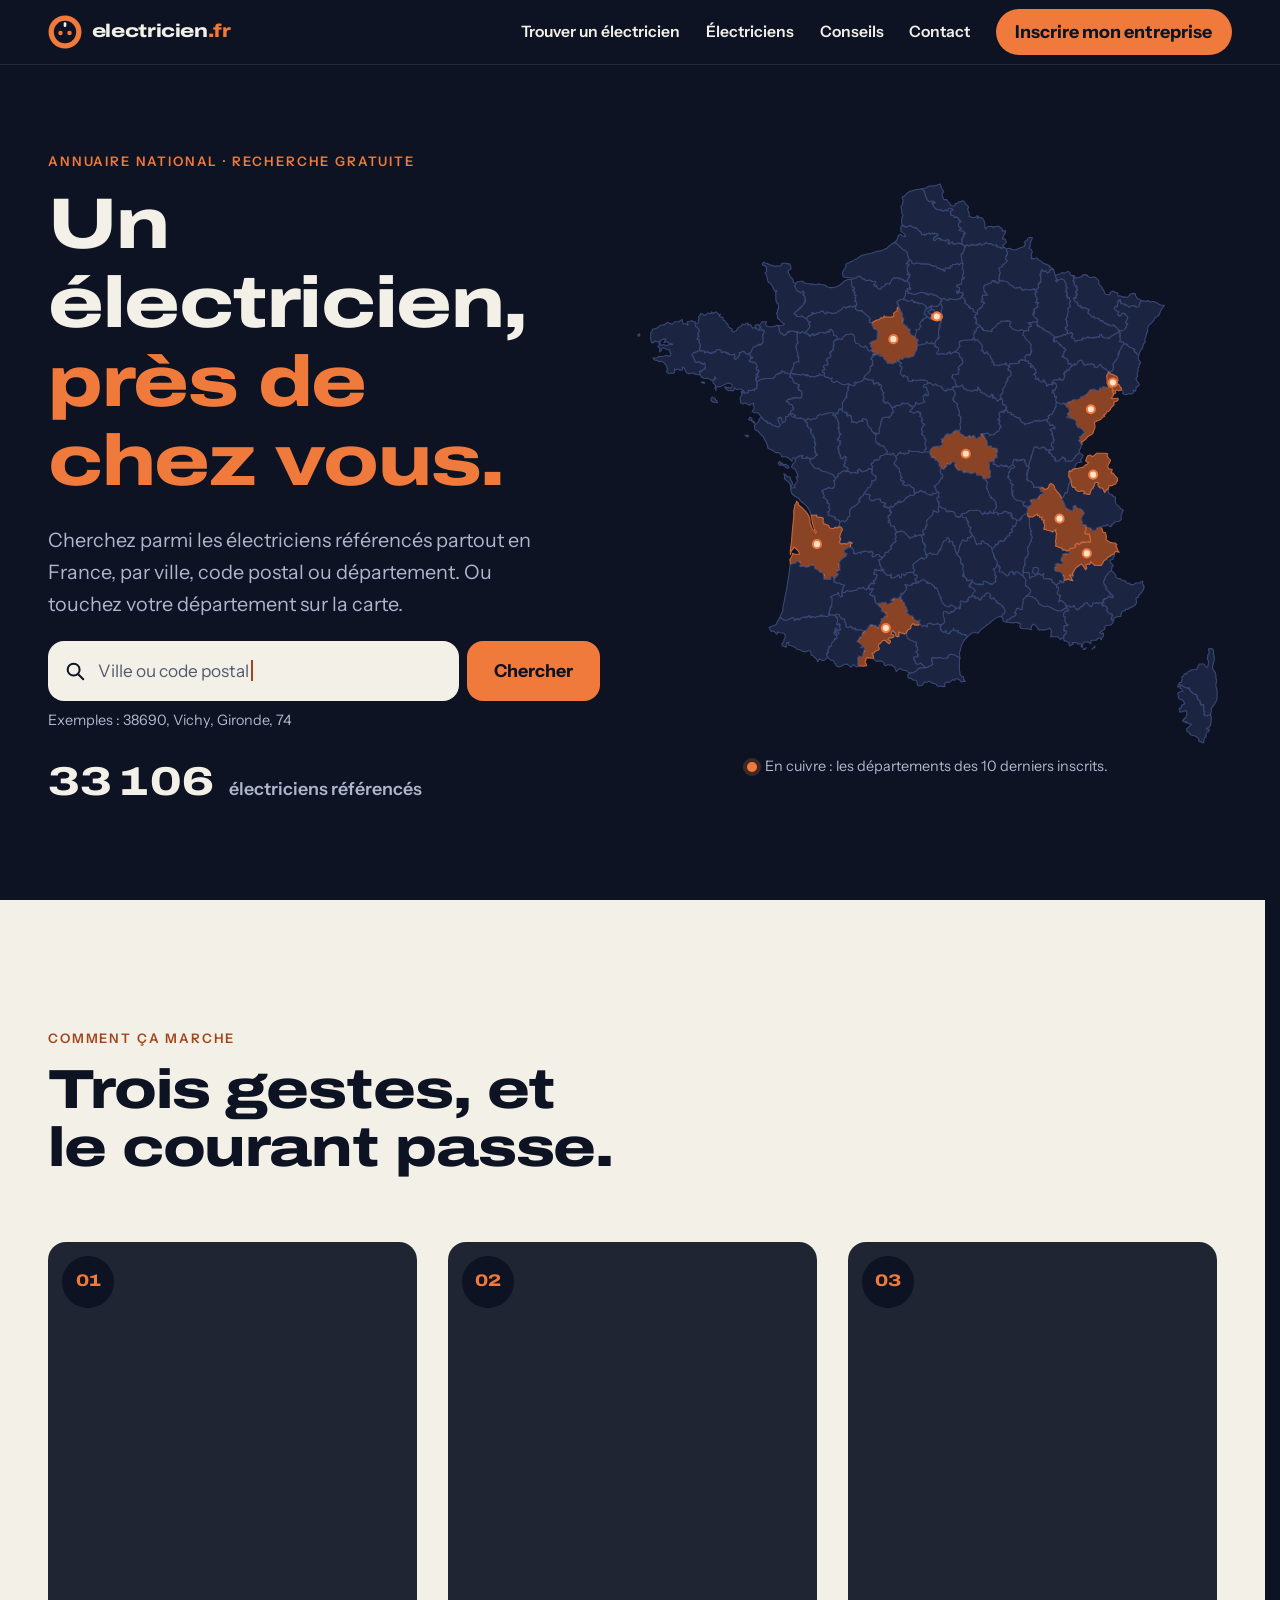
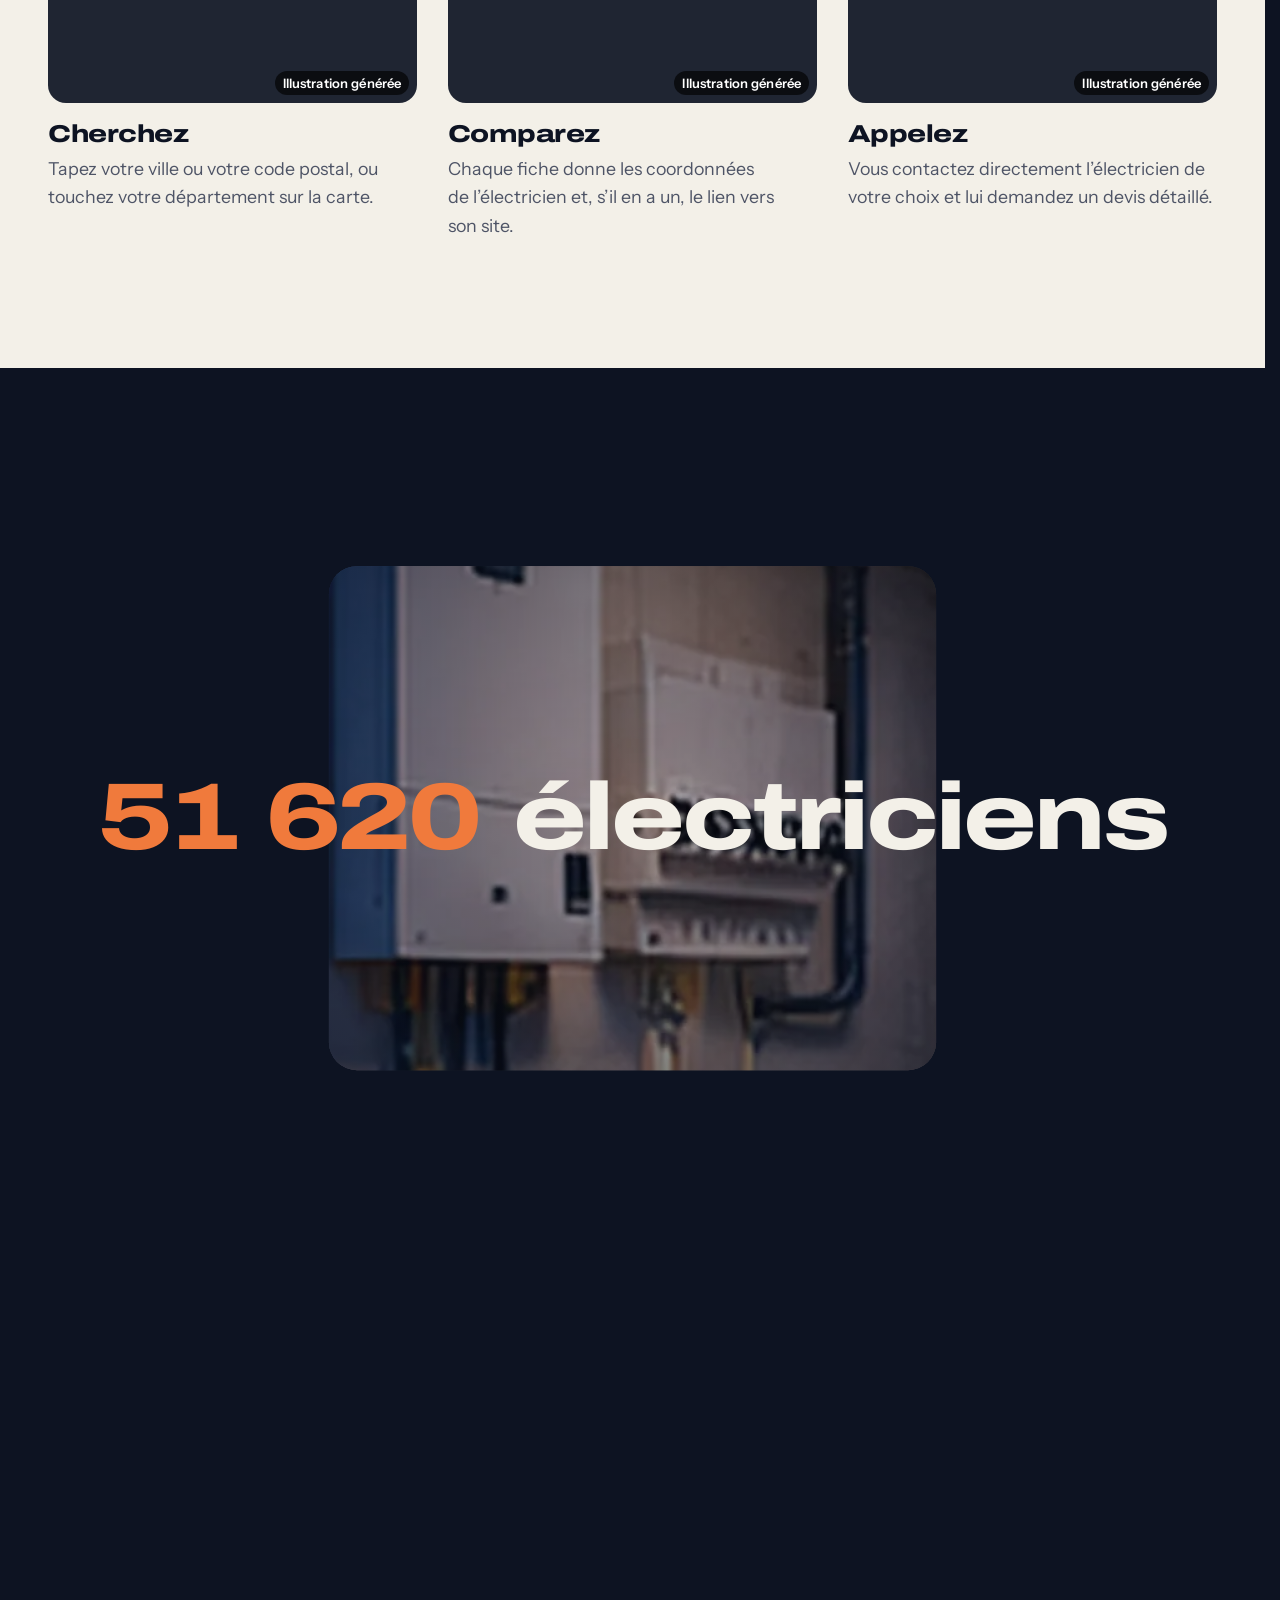
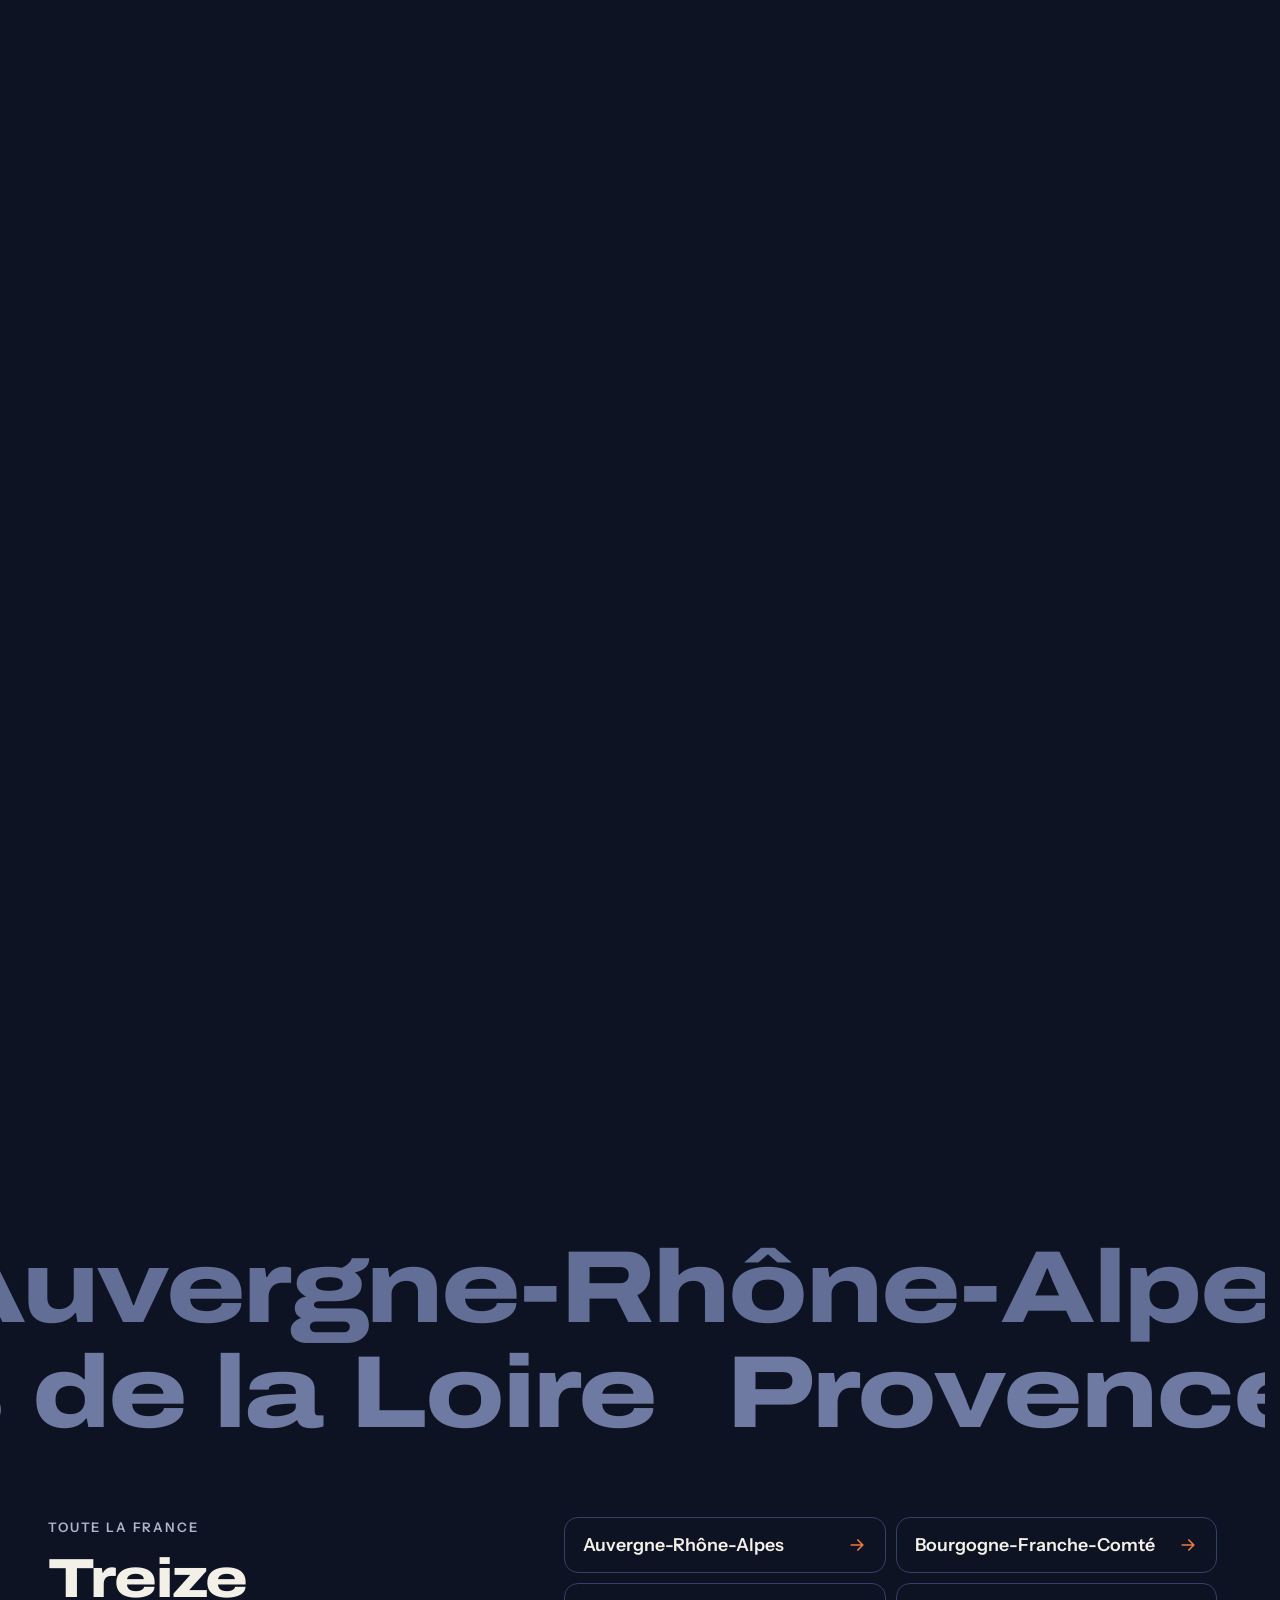
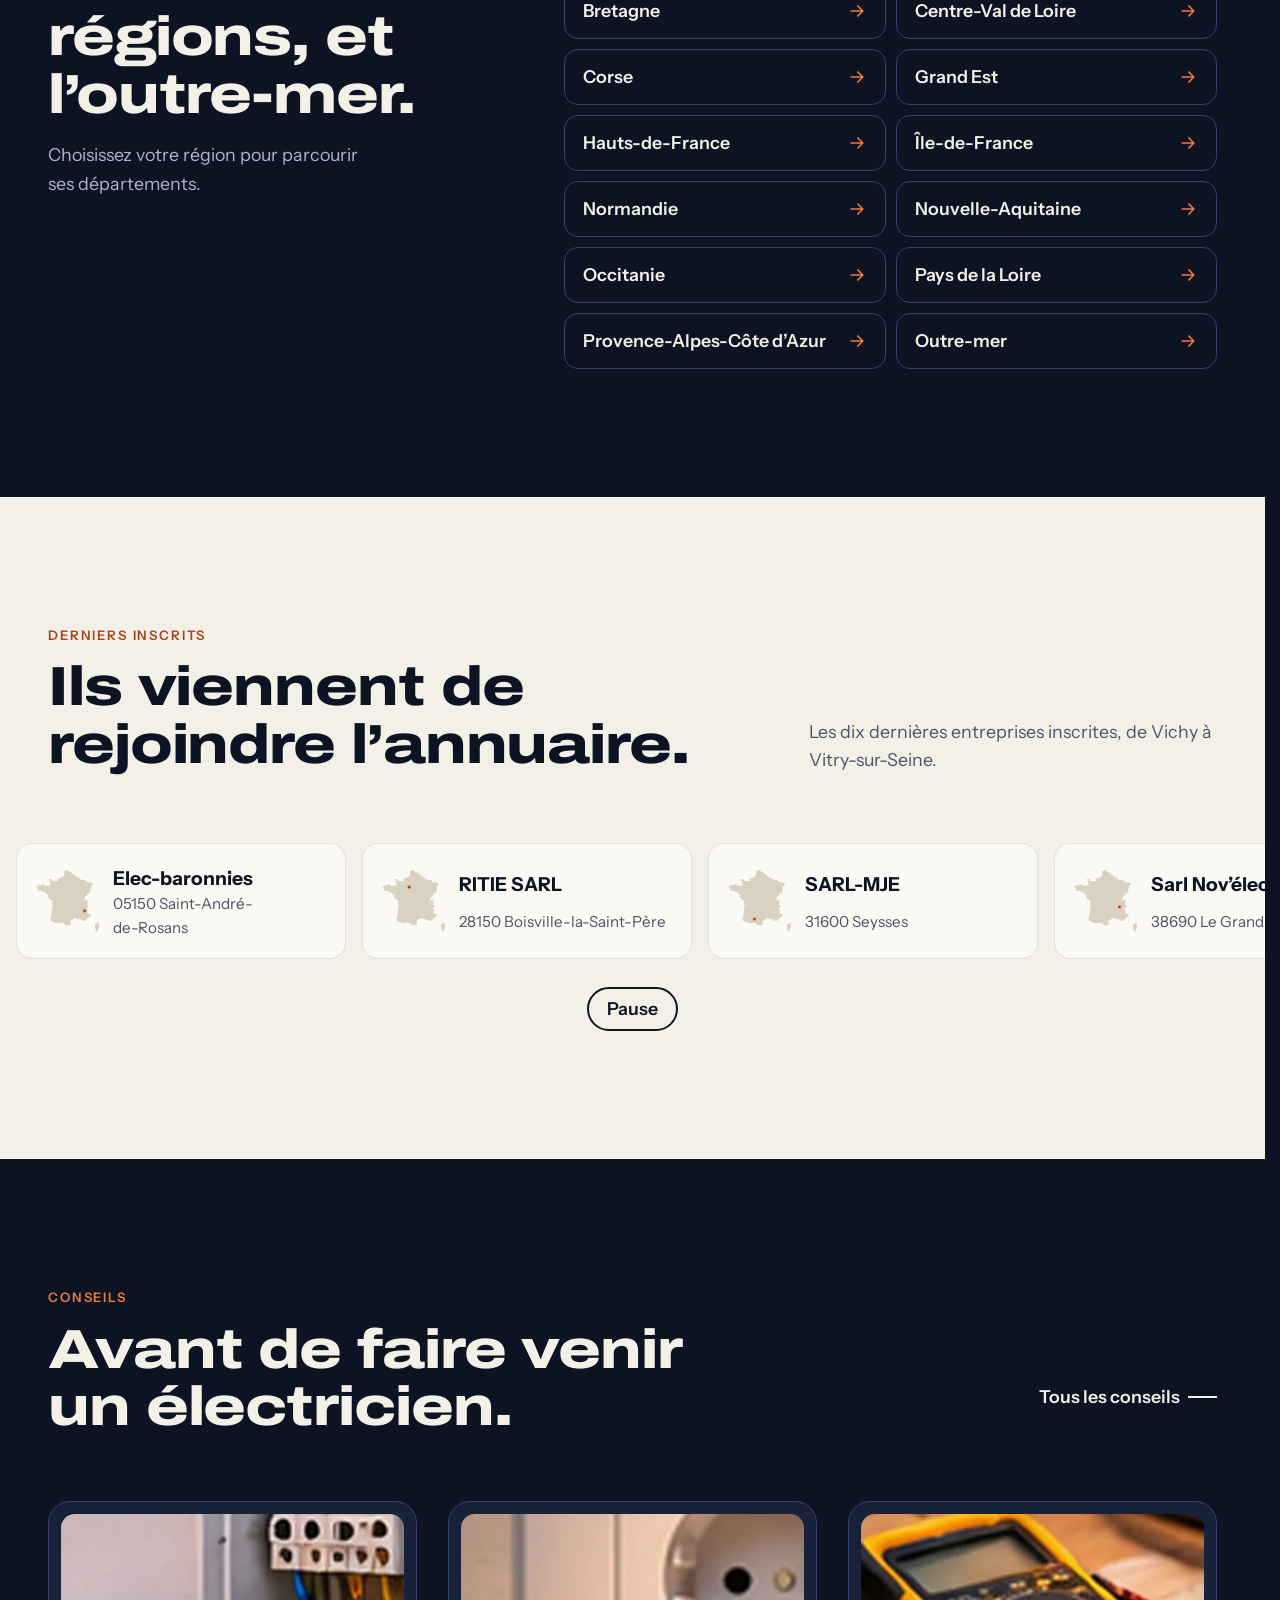
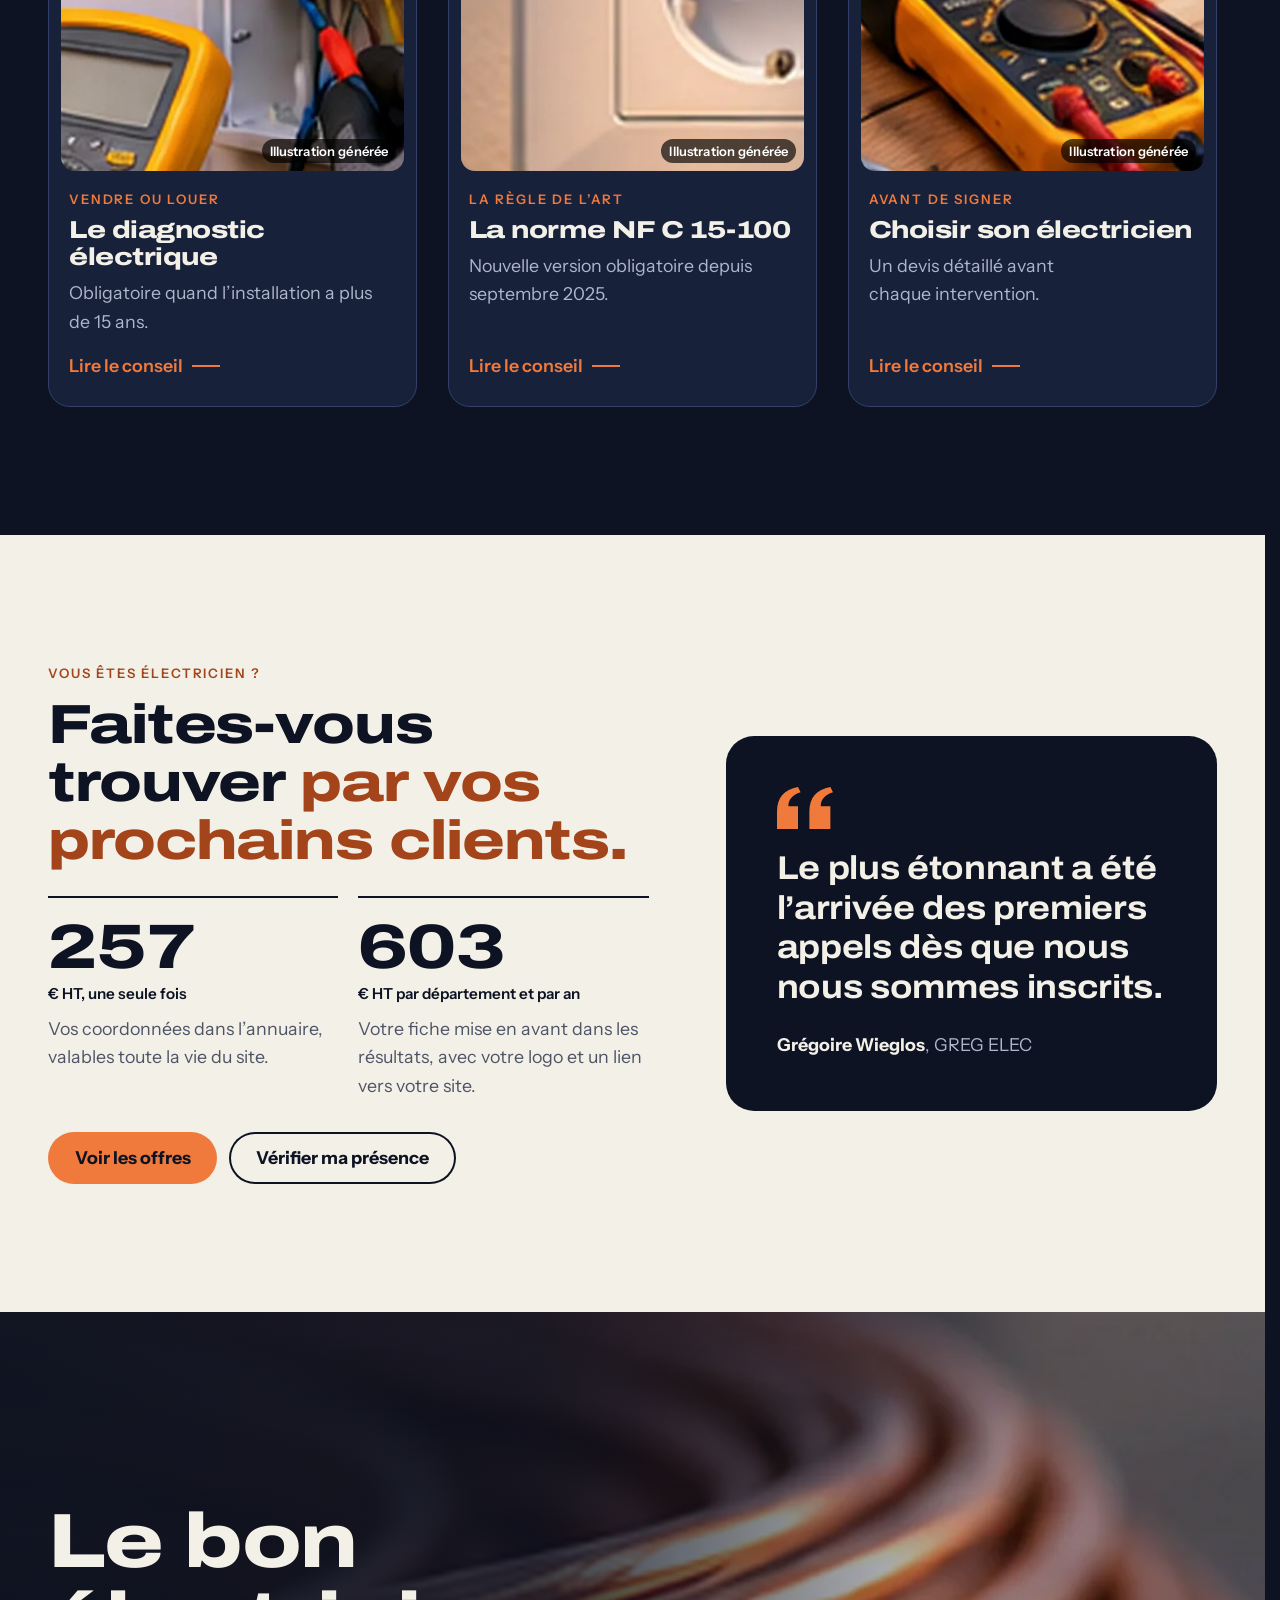
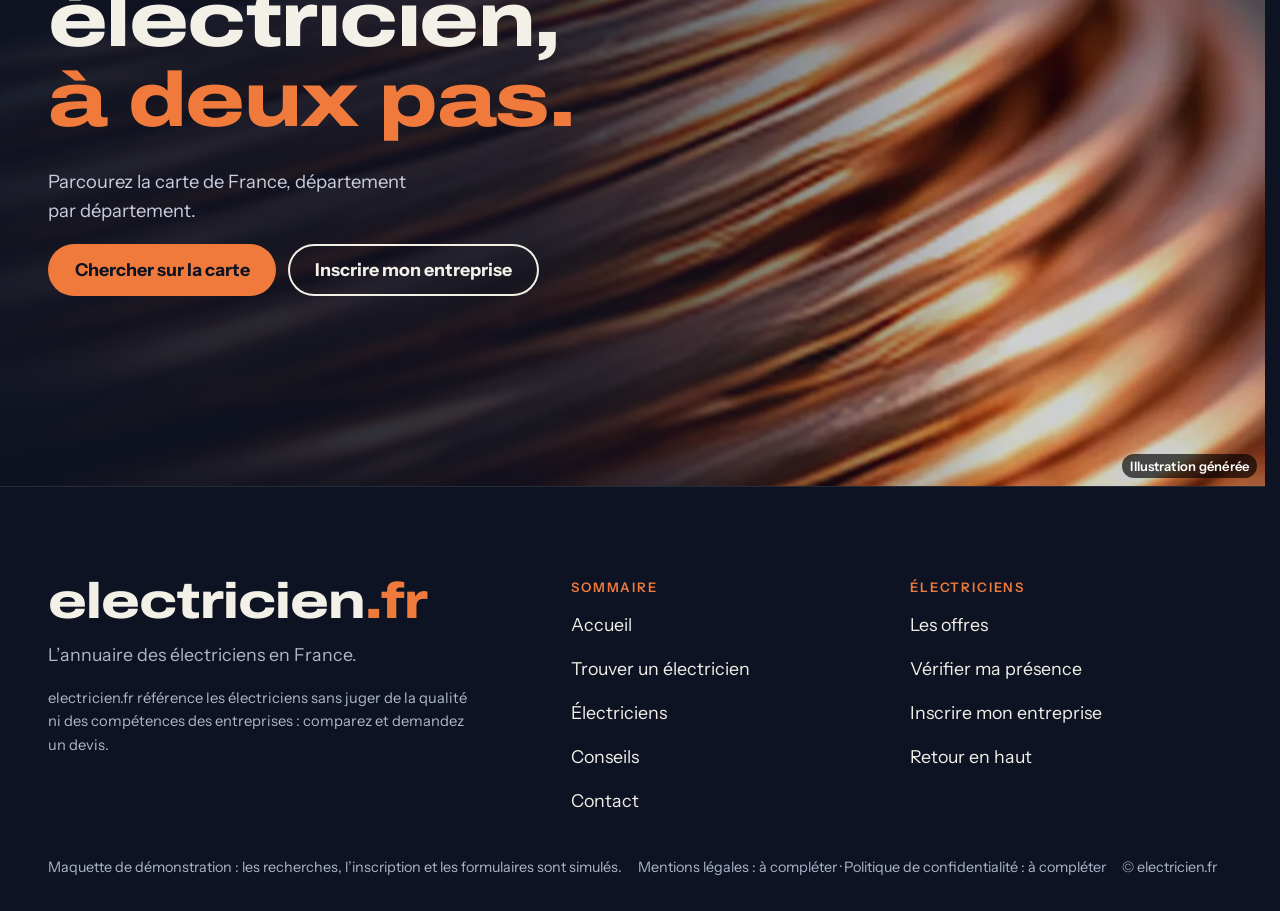
<file: index.html>
<!doctype html>
<html lang="fr" data-v="1">
<head>
<meta charset="utf-8">
<meta name="viewport" content="width=device-width, initial-scale=1, viewport-fit=cover">
<title>electricien.fr : trouver un électricien près de chez vous</title>
<meta name="description" content="L’annuaire des électriciens en France : 51 620 électriciens référencés, recherche gratuite par ville, code postal, département ou région.">
<meta name="robots" content="noindex, nofollow">
<link rel="canonical" href="https://electricien-fr-maquette.vercel.app/">
<style>:root{--fond:#0D1322;--texte:#F3F0E8;--voile-fond:#121A2E;--ouverture-fond:#0D1322;--menu-fond:#0D1322}:root { --entete-h: 72px; --barres-h: 0px; } html { background: var(--fond); color: var(--texte); scrollbar-gutter: stable; } body { margin: 0; background: var(--fond); } html.js:not(.secours):not([data-arrivee="retour"]) [data-anime] { opacity: 0; } html.js:not(.secours):not([data-arrivee="retour"]) [data-anime].vu { opacity: 1; } [data-voile] { position: fixed; inset: 0; z-index: 900; background: var(--voile-fond); transform: translateY(100%); visibility: hidden; pointer-events: none; } html[data-arrivee="voile"]:not(.voile-leve):not(.secours) [data-voile] { transform: none; visibility: visible; } html.secours [data-voile] { visibility: hidden !important; } .ouverture-panneau { position: fixed; inset: 0; z-index: 850; display: none; place-content: center; justify-items: center; background: var(--ouverture-fond, var(--voile-fond)); color: var(--fond); text-align: center; } html.js[data-arrivee="intro"]:not(.secours):not(.intro-finie) .ouverture-panneau { display: grid; } html.defilement-bloque, html.defilement-bloque body, html.js[data-arrivee="intro"]:not(.secours):not(.intro-finie), html.js[data-arrivee="intro"]:not(.secours):not(.intro-finie) body, html[data-arrivee="voile"]:not(.voile-leve):not(.secours), html[data-arrivee="voile"]:not(.voile-leve):not(.secours) body { overflow: hidden; } html.js[data-arrivee="intro"]:not(.secours):not(.intro-finie) { background-color: var(--ouverture-fond, var(--voile-fond)); } html[data-arrivee="voile"]:not(.voile-leve):not(.secours) { background-color: var(--voile-fond); }</style>
<script>(function () {
var d = document.documentElement, ss = null, ls = null;
try { ss = window.sessionStorage; ls = window.localStorage; } catch (e) {}
d.classList.add('js');
var nav = performance.getEntriesByType ? performance.getEntriesByType('navigation')[0] : null;
var type = nav ? nav.type : 'navigate';
var depart = null;
try { depart = JSON.parse(ss.getItem('socle:depart') || 'null'); ss.removeItem('socle:depart'); } catch (e) {}
if (depart && !(Date.now() - depart.t < 15000)) depart = null;
var mode = type === 'back_forward' ? 'retour' : type === 'reload' ? 'intro' : depart ? 'voile' : 'intro';
d.setAttribute('data-arrivee', mode);
if (mode === 'voile' && depart.couleur) d.style.setProperty('--voile-fond', depart.couleur);
if (type === 'reload' && 'scrollRestoration' in history) {
history.scrollRestoration = 'manual';
}
try {
var choisie = ls && ls.getItem('socle:langue');
var langue = (d.lang || '').slice(0, 2);
if (choisie && choisie !== langue && type === 'navigate' && !depart) {
var alt = document.querySelector('link[rel="alternate"][hreflang="' + choisie + '"]');
if (alt) location.replace(new URL(alt.href).pathname + location.search + location.hash);
}
} catch (e) {}
setTimeout(function () { if (!d.classList.contains('demarre')) d.classList.add('secours'); }, 2000);
})();</script>
<link rel="preload" href="/assets/fonts/archivo.woff2" as="font" type="font/woff2" crossorigin>
<link rel="preload" href="/assets/fonts/instrument-sans.woff2" as="font" type="font/woff2" crossorigin>
<link rel="stylesheet" href="/assets/css/socle.css?v=1">
<link rel="stylesheet" href="/assets/css/site.css?v=1">
<link rel="modulepreload" href="/assets/js/site.js?v=1">
<link rel="modulepreload" href="/assets/js/socle/index.js?v=1">
<script src="/assets/vendor/gsap.min.js" defer></script>
<script src="/assets/vendor/ScrollTrigger.min.js" defer></script>
<script src="/assets/vendor/SplitText.min.js" defer></script>
<script type="module" src="/assets/js/site.js?v=1"></script>
<meta name="theme-color" content="#0D1322">
<link rel="icon" href="/assets/images/favicon.svg" type="image/svg+xml">
<link rel="apple-touch-icon" href="/assets/images/apple-touch-icon.png">
<meta property="og:type" content="website">
<meta property="og:site_name" content="electricien.fr">
<meta property="og:locale" content="fr_FR">
<meta property="og:title" content="electricien.fr : trouver un électricien près de chez vous">
<meta property="og:description" content="L’annuaire des électriciens en France : 51 620 électriciens référencés, recherche gratuite par ville, code postal, département ou région.">
<meta property="og:url" content="https://electricien-fr-maquette.vercel.app/">
<meta property="og:image" content="https://electricien-fr-maquette.vercel.app/assets/partage/accueil-fr.jpg">
<meta property="og:image:width" content="1200">
<meta property="og:image:height" content="630">
<meta property="og:image:alt" content="electricien.fr, un électricien près de chez vous">
<meta name="twitter:card" content="summary_large_image">
<script type="application/ld+json">{"@context":"https://schema.org","@type":"WebSite","name":"electricien.fr","url":"https://electricien-fr-maquette.vercel.app/","description":"Annuaire des électriciens en France : recherche par région, département ou code postal.","inLanguage":"fr-FR"}</script>
</head>
<body id="haut">
<div data-voile data-forme="glisse" aria-hidden="true"><div class="voile-contenu"><img src="/assets/images/logo-clair.svg" alt="" width="56" height="56"><span data-voile-libelle>Accueil</span></div></div>
<div class="ouverture-panneau" data-ouverture aria-hidden="true">
  <img class="ouverture-logo" src="/assets/images/logo-clair.svg" alt="" width="64" height="64" data-ouverture-objet>
  <p class="ouverture-nom marque">electricien<b>.fr</b></p>
  <span class="ouverture-trait"></span>
  <p class="ouverture-ligne">L’annuaire des électriciens</p>
</div>
<a class="evitement" href="#contenu">Aller au contenu</a>
<header data-entete>
  <div class="entete-rangee">
    <a class="entete-logo" href="/" data-libelle="Accueil" aria-current="page">
      <img src="/assets/images/logo.svg" alt="" width="34" height="34"><span class="marque">electricien<b>.fr</b></span>
    </a>
    <nav data-nav aria-label="Navigation principale">
      <ul><li><a href="/trouver" data-libelle="Trouver un électricien">Trouver un électricien</a></li><li><a href="/electriciens" data-libelle="Électriciens">Électriciens</a></li><li><a href="/conseils" data-libelle="Conseils">Conseils</a></li><li><a href="/contact" data-libelle="Contact">Contact</a></li></ul>
    </nav>
    <div class="entete-actions">
      <a class="bouton bouton--entete" href="/electriciens#inscription" data-libelle="Électriciens"><span class="long">Inscrire mon entreprise</span><span class="court" aria-hidden="true">S’inscrire</span></a>
      <button type="button" data-menu-bouton aria-controls="menu" aria-expanded="false" data-libelle-ouvrir="Menu" data-libelle-fermer="Fermer"><span data-libelle-bouton>Menu</span></button>
      <a class="menu-sansjs" href="#menu" data-menu-lien>Menu</a>
    </div>
  </div>
</header>
<script>/* Avant le premier affichage : rangées de la navigation (même règle que ajusterNav dans assets/js/socle/entete.js)
   et hauteur réelle de l'en-tête, pour que rien ne saute quand le JavaScript du site prend la main. */
(function () {
  var h = document.documentElement, u = document.querySelector('[data-nav] ul'), e = document.querySelector('[data-entete]');
  if (u) {
    var deborde = function () { return u.scrollWidth > u.clientWidth + 1; }, c = deborde();
    if (c && window.matchMedia('(min-width: 900px)').matches) {
      h.classList.add('nav-deux-rangees'); c = deborde();
      if (c) { h.classList.add('nav-deux-lignes'); var a = u.querySelector('a'); c = !a || u.getBoundingClientRect().height > a.getBoundingClientRect().height * 2.5; }
      if (c) h.classList.remove('nav-deux-rangees', 'nav-deux-lignes');
    }
    if (c) h.classList.add('nav-compacte');
  }
  if (e) h.style.setProperty('--entete-h', Math.round(e.getBoundingClientRect().height) + 'px');
})();</script>
<span id="menu-ferme" aria-hidden="true"></span>
<div id="menu" data-menu role="dialog" aria-modal="true" aria-label="Menu">
  <p class="menu-sansjs-fermer"><a href="#menu-ferme">Fermer</a></p>
  <ul><li style="--i:0"><a href="/" class="menu-lien" data-libelle="Accueil" aria-current="page">Accueil</a></li><li style="--i:1"><a href="/trouver" class="menu-lien" data-libelle="Trouver un électricien">Trouver un électricien</a></li><li style="--i:2"><a href="/electriciens" class="menu-lien" data-libelle="Électriciens">Électriciens</a></li><li style="--i:3"><a href="/conseils" class="menu-lien" data-libelle="Conseils">Conseils</a></li><li style="--i:4"><a href="/contact" class="menu-lien" data-libelle="Contact">Contact</a></li></ul>
  <p class="menu-actions"><a href="/trouver" class="bouton" data-libelle="Trouver un électricien">Trouver un électricien</a> <a href="/electriciens#inscription" class="bouton bouton--contour" data-libelle="Électriciens">Inscrire mon entreprise</a></p>
</div>
<main id="contenu" tabindex="-1">
<script type="application/json" id="donnees-annuaire">{"departements":[{"code":"01","nom":"Ain","region":"auvergne-rhone-alpes","c":[713,495]},{"code":"02","nom":"Aisne","region":"hauts-de-france","c":[591,152]},{"code":"03","nom":"Allier","region":"auvergne-rhone-alpes","c":[566,466]},{"code":"04","nom":"Alpes-de-Haute-Provence","region":"provence-alpes-cote-d-azur","c":[774,693]},{"code":"05","nom":"Hautes-Alpes","region":"provence-alpes-cote-d-azur","c":[775,638]},{"code":"06","nom":"Alpes-Maritimes","region":"provence-alpes-cote-d-azur","c":[834,710]},{"code":"07","nom":"Ardèche","region":"auvergne-rhone-alpes","c":[650,629]},{"code":"08","nom":"Ardennes","region":"grand-est","c":[664,146]},{"code":"09","nom":"Ariège","region":"occitanie","c":[450,811]},{"code":"10","nom":"Aube","region":"grand-est","c":[632,276]},{"code":"11","nom":"Aude","region":"occitanie","c":[512,793]},{"code":"12","nom":"Aveyron","region":"occitanie","c":[531,676]},{"code":"13","nom":"Bouches-du-Rhône","region":"provence-alpes-cote-d-azur","c":[695,749]},{"code":"14","nom":"Calvados","region":"normandie","c":[324,197]},{"code":"15","nom":"Cantal","region":"auvergne-rhone-alpes","c":[530,599]},{"code":"16","nom":"Charente","region":"nouvelle-aquitaine","c":[362,533]},{"code":"17","nom":"Charente-Maritime","region":"nouvelle-aquitaine","c":[304,528]},{"code":"18","nom":"Cher","region":"centre-val-de-loire","c":[518,399]},{"code":"19","nom":"Corrèze","region":"nouvelle-aquitaine","c":[476,569]},{"code":"21","nom":"Côte-d'Or","region":"bourgogne-franche-comte","c":[674,364]},{"code":"22","nom":"Côtes-d'Armor","region":"bretagne","c":[153,263]},{"code":"23","nom":"Creuse","region":"nouvelle-aquitaine","c":[486,496]},{"code":"24","nom":"Dordogne","region":"nouvelle-aquitaine","c":[399,594]},{"code":"25","nom":"Doubs","region":"bourgogne-franche-comte","c":[782,389]},{"code":"26","nom":"Drôme","region":"auvergne-rhone-alpes","c":[700,636]},{"code":"27","nom":"Eure","region":"normandie","c":[416,196]},{"code":"28","nom":"Eure-et-Loir","region":"centre-val-de-loire","c":[441,268]},{"code":"29","nom":"Finistère","region":"bretagne","c":[71,281]},{"code":"2A","nom":"Corse-du-Sud","region":"corse","c":[961,916]},{"code":"2B","nom":"Haute-Corse","region":"corse","c":[976,863]},{"code":"30","nom":"Gard","region":"occitanie","c":[633,704]},{"code":"31","nom":"Haute-Garonne","region":"occitanie","c":[428,767]},{"code":"32","nom":"Gers","region":"occitanie","c":[379,734]},{"code":"33","nom":"Gironde","region":"nouvelle-aquitaine","c":[309,622]},{"code":"34","nom":"Hérault","region":"occitanie","c":[578,745]},{"code":"35","nom":"Ille-et-Vilaine","region":"bretagne","c":[237,292]},{"code":"36","nom":"Indre","region":"centre-val-de-loire","c":[455,428]},{"code":"37","nom":"Indre-et-Loire","region":"centre-val-de-loire","c":[395,380]},{"code":"38","nom":"Isère","region":"auvergne-rhone-alpes","c":[728,578]},{"code":"39","nom":"Jura","region":"bourgogne-franche-comte","c":[737,432]},{"code":"40","nom":"Landes","region":"nouvelle-aquitaine","c":[294,707]},{"code":"41","nom":"Loir-et-Cher","region":"centre-val-de-loire","c":[445,344]},{"code":"42","nom":"Loire","region":"auvergne-rhone-alpes","c":[632,532]},{"code":"43","nom":"Haute-Loire","region":"auvergne-rhone-alpes","c":[608,592]},{"code":"44","nom":"Loire-Atlantique","region":"pays-de-la-loire","c":[233,370]},{"code":"45","nom":"Loiret","region":"centre-val-de-loire","c":[508,315]},{"code":"46","nom":"Lot","region":"occitanie","c":[458,641]},{"code":"47","nom":"Lot-et-Garonne","region":"nouvelle-aquitaine","c":[379,667]},{"code":"48","nom":"Lozère","region":"occitanie","c":[587,652]},{"code":"49","nom":"Maine-et-Loire","region":"pays-de-la-loire","c":[310,367]},{"code":"50","nom":"Manche","region":"normandie","c":[257,199]},{"code":"51","nom":"Marne","region":"grand-est","c":[637,212]},{"code":"52","nom":"Haute-Marne","region":"grand-est","c":[704,296]},{"code":"53","nom":"Mayenne","region":"pays-de-la-loire","c":[303,292]},{"code":"54","nom":"Meurthe-et-Moselle","region":"grand-est","c":[768,229]},{"code":"55","nom":"Meuse","region":"grand-est","c":[715,208]},{"code":"56","nom":"Morbihan","region":"bretagne","c":[157,321]},{"code":"57","nom":"Moselle","region":"grand-est","c":[802,204]},{"code":"58","nom":"Nièvre","region":"bourgogne-franche-comte","c":[587,394]},{"code":"59","nom":"Nord","region":"hauts-de-france","c":[567,63]},{"code":"60","nom":"Oise","region":"hauts-de-france","c":[514,167]},{"code":"61","nom":"Orne","region":"normandie","c":[357,245]},{"code":"62","nom":"Pas-de-Calais","region":"hauts-de-france","c":[504,59]},{"code":"63","nom":"Puy-de-Dôme","region":"auvergne-rhone-alpes","c":[562,532]},{"code":"64","nom":"Pyrénées-Atlantiques","region":"nouvelle-aquitaine","c":[296,777]},{"code":"65","nom":"Hautes-Pyrénées","region":"occitanie","c":[359,798]},{"code":"66","nom":"Pyrénées-Orientales","region":"occitanie","c":[520,843]},{"code":"67","nom":"Bas-Rhin","region":"grand-est","c":[863,240]},{"code":"68","nom":"Haut-Rhin","region":"grand-est","c":[844,321]},{"code":"69","nom":"Rhône","region":"auvergne-rhone-alpes","c":[664,518]},{"code":"70","nom":"Haute-Saône","region":"bourgogne-franche-comte","c":[763,342]},{"code":"71","nom":"Saône-et-Loire","region":"bourgogne-franche-comte","c":[658,441]},{"code":"72","nom":"Sarthe","region":"pays-de-la-loire","c":[363,307]},{"code":"73","nom":"Savoie","region":"auvergne-rhone-alpes","c":[788,557]},{"code":"74","nom":"Haute-Savoie","region":"auvergne-rhone-alpes","c":[786,502]},{"code":"75","nom":"Paris","region":"ile-de-france","c":[508,221]},{"code":"76","nom":"Seine-Maritime","region":"normandie","c":[418,142]},{"code":"77","nom":"Seine-et-Marne","region":"ile-de-france","c":[548,244]},{"code":"78","nom":"Yvelines","region":"ile-de-france","c":[474,226]},{"code":"79","nom":"Deux-Sèvres","region":"nouvelle-aquitaine","c":[326,450]},{"code":"80","nom":"Somme","region":"hauts-de-france","c":[503,112]},{"code":"81","nom":"Tarn","region":"occitanie","c":[496,725]},{"code":"82","nom":"Tarn-et-Garonne","region":"occitanie","c":[436,695]},{"code":"83","nom":"Var","region":"provence-alpes-cote-d-azur","c":[774,759]},{"code":"84","nom":"Vaucluse","region":"provence-alpes-cote-d-azur","c":[702,704]},{"code":"85","nom":"Vendée","region":"pays-de-la-loire","c":[260,438]},{"code":"86","nom":"Vienne","region":"nouvelle-aquitaine","c":[380,449]},{"code":"87","nom":"Haute-Vienne","region":"nouvelle-aquitaine","c":[432,516]},{"code":"88","nom":"Vosges","region":"grand-est","c":[784,287]},{"code":"89","nom":"Yonne","region":"bourgogne-franche-comte","c":[591,322]},{"code":"90","nom":"Territoire de Belfort","region":"bourgogne-franche-comte","c":[820,343]},{"code":"91","nom":"Essonne","region":"ile-de-france","c":[501,255]},{"code":"92","nom":"Hauts-de-Seine","region":"ile-de-france","c":[501,222]},{"code":"93","nom":"Seine-Saint-Denis","region":"ile-de-france","c":[517,215]},{"code":"94","nom":"Val-de-Marne","region":"ile-de-france","c":[516,229]},{"code":"95","nom":"Val-d'Oise","region":"ile-de-france","c":[493,199]}],"outremer":[{"code":"971","nom":"Guadeloupe"},{"code":"972","nom":"Martinique"},{"code":"973","nom":"Guyane"},{"code":"974","nom":"La Réunion"},{"code":"976","nom":"Mayotte"}],"regions":[{"id":"auvergne-rhone-alpes","nom":"Auvergne-Rhône-Alpes"},{"id":"bourgogne-franche-comte","nom":"Bourgogne-Franche-Comté"},{"id":"bretagne","nom":"Bretagne"},{"id":"centre-val-de-loire","nom":"Centre-Val de Loire"},{"id":"corse","nom":"Corse"},{"id":"grand-est","nom":"Grand Est"},{"id":"hauts-de-france","nom":"Hauts-de-France"},{"id":"ile-de-france","nom":"Île-de-France"},{"id":"normandie","nom":"Normandie"},{"id":"nouvelle-aquitaine","nom":"Nouvelle-Aquitaine"},{"id":"occitanie","nom":"Occitanie"},{"id":"pays-de-la-loire","nom":"Pays de la Loire"},{"id":"provence-alpes-cote-d-azur","nom":"Provence-Alpes-Côte d’Azur"},{"id":"outre-mer","nom":"Outre-mer"}],"inscrits":[{"nom":"Elec-baronnies","cp":"05150","ville":"Saint-André-de-Rosans","dep":"05"},{"nom":"RITIE SARL","cp":"28150","ville":"Boisville-la-Saint-Père","dep":"28"},{"nom":"SARL-MJE","cp":"31600","ville":"Seysses","dep":"31"},{"nom":"Sarl Nov’électric","cp":"38690","ville":"Le Grand-Lemps","dep":"38"},{"nom":"DATALAN / AMPHASE","cp":"94400","ville":"Vitry-sur-Seine","dep":"94"},{"nom":"AEG Vuadens","cp":"74500","ville":"Lugrin","dep":"74"},{"nom":"Philippe Bour","cp":"33140","ville":"Villenave-d’Ornon","dep":"33"},{"nom":"2CRISNAY, courants faibles","cp":"03200","ville":"Vichy","dep":"03"},{"nom":"ELEC-FR SERVICES","cp":"25370","ville":"Rochejean","dep":"25"},{"nom":"SARL CELEC","cp":"90140","ville":"Froidefontaine","dep":"90"}],"largeur":1000,"hauteur":965}</script>
<svg width="0" height="0" class="symboles" aria-hidden="true" focusable="false"><symbol id="france" viewBox="0 0 1000 965"><path d="M834 356L824 357L820 366L829 370L822 377L817 386L809 394L802 403L793 409L789 421L786 430L777 436L769 444L765 454L762 464L766 474L759 481L754 492L764 490L773 485L774 475L781 468L790 466L801 465L811 466L814 475L812 485L819 493L824 504L828 513L821 520L812 523L812 532L819 538L824 546L828 555L836 562L835 571L833 581L823 584L815 592L806 590L802 599L809 607L812 617L821 618L827 628L823 637L821 647L817 656L818 666L825 676L833 682L842 686L850 692L860 689L869 686L874 695L871 704L864 712L861 723L854 730L846 735L836 738L834 747L824 749L820 758L811 762L804 769L797 775L803 782L791 788L782 789L771 791L768 800L759 795L750 792L739 789L730 787L720 782L713 775L704 770L692 770L687 761L679 766L670 768L661 767L656 758L647 758L637 757L629 752L619 749L611 755L602 762L594 768L587 776L576 776L569 782L562 790L558 799L555 810L556 819L555 830L555 840L557 849L563 856L554 856L543 856L533 860L526 868L517 868L508 862L498 861L490 866L482 860L474 855L466 847L460 840L450 838L440 833L431 831L424 825L415 824L403 819L393 819L395 832L384 832L375 833L366 833L357 830L347 834L337 823L327 818L318 823L309 824L302 814L297 806L287 807L274 803L264 797L250 798L251 788L254 778L245 774L234 772L226 766L236 762L242 754L248 741L250 732L252 723L254 712L257 698L261 672L263 657L264 646L269 638L279 639L273 630L264 636L265 619L266 605L267 594L269 575L269 564L271 554L282 558L291 567L296 576L297 585L301 596L307 603L304 594L301 583L299 572L293 559L284 550L277 543L269 538L263 527L269 519L275 511L275 500L268 491L270 481L261 474L251 471L243 464L232 460L224 453L219 442L213 434L207 427L201 417L208 411L213 403L204 395L201 385L191 382L182 380L176 370L180 361L170 355L158 357L149 352L160 353L160 343L151 346L142 348L134 353L130 344L135 336L125 338L114 336L107 328L98 328L89 328L80 318L70 320L63 326L51 327L50 317L44 308L33 305L39 298L50 296L55 287L44 283L37 290L37 281L46 278L57 277L45 274L34 273L23 274L22 262L25 251L34 249L46 243L57 242L68 238L78 235L83 243L90 237L99 238L106 232L112 225L121 223L130 224L140 226L148 232L153 240L158 248L164 256L173 248L180 242L190 240L198 249L207 243L214 253L210 244L218 238L227 247L241 244L250 244L244 234L241 225L242 216L242 207L238 196L240 184L231 175L224 167L222 157L222 146L215 140L224 139L233 140L244 142L255 137L264 143L259 152L267 164L272 172L281 168L292 172L304 173L313 173L323 175L333 179L342 178L353 171L363 165L354 159L355 149L359 139L367 134L378 129L387 123L396 121L405 119L414 116L423 114L433 108L442 102L449 91L459 89L453 80L458 72L456 57L455 44L457 35L456 23L463 17L473 12L488 9L497 7L508 3L522 0L526 10L526 22L535 30L542 36L551 34L560 29L567 37L570 46L572 56L582 58L591 58L599 69L601 78L611 73L620 73L629 78L632 88L634 97L630 106L637 112L647 113L656 113L667 108L669 99L677 92L677 103L675 112L679 122L686 128L695 131L700 139L712 142L719 153L730 155L739 153L748 158L756 163L766 160L775 157L785 161L795 166L798 175L804 183L811 191L821 185L829 194L838 194L848 193L859 190L864 199L874 202L885 204L897 206L909 210L903 218L898 228L891 235L883 243L880 255L876 266L875 275L871 284L866 293L864 304L865 313L862 328L861 340L865 349L860 357L851 363L842 364L836 357ZM198 411L193 403L201 411ZM130 369L137 375L128 377L128 368ZM247 484L258 486L248 485ZM263 520L256 512L252 500L259 506L265 514L264 525ZM989 916L990 925L987 934L981 941L981 950L977 960L968 962L961 953L952 948L948 939L956 934L946 931L942 922L948 915L939 912L938 901L940 891L933 883L941 876L936 868L940 855L945 845L954 840L963 839L968 831L977 829L985 823L984 813L985 803L994 809L995 823L992 835L997 844L998 853L998 864L1000 874L1000 883L999 892L994 901L989 915Z"/></symbol></svg>
<section class="ouv ouv--accueil" id="debut">
  <div class="ouv-texte">
    <p class="surtitre" data-anime="gsap" data-entree>Annuaire national · recherche gratuite</p>
    <h1 class="titre-xl"><span class="ligne-masque"><span class="intro-ligne" data-anime="gsap">Un électricien,</span></span><span class="ligne-masque"><span class="intro-ligne" data-anime="gsap"><em>près de chez vous.</em></span></span></h1>
    <p class="ouv-chapo masque-ecran-bas" data-anime="gsap" data-entree>Cherchez parmi les électriciens référencés partout en France, par ville, code postal ou département. Ou touchez votre département sur la carte.</p>
    <div data-anime="gsap" data-entree><form class="recherche " action="/trouver" method="get" role="search" data-recherche>
  <label class="visuellement-cache" for="q-accueil">Ville, code postal ou département</label>
  <div class="recherche-champ">
    <svg class="recherche-icone" viewBox="0 0 24 24" aria-hidden="true"><circle cx="10.5" cy="10.5" r="6.5"/><path d="M15.5 15.5 21 21"/></svg>
    <input id="q-accueil" name="q" type="search" autocomplete="off" enterkeyhint="search" aria-describedby="q-accueil-indice" data-recherche-champ>
    <span class="recherche-fantome" aria-hidden="true" data-fantome data-exemples="38690|Vichy|Gironde|Seysses|74|Lugrin|Doubs"><span data-fantome-texte>Ville ou code postal</span><span class="recherche-curseur" data-effet="saisie"></span></span>
  </div>
  <button class="bouton" type="submit" data-action-principale data-survol="magnetique">Chercher</button>
  <p class="recherche-indice" id="q-accueil-indice">Exemples : 38690, Vichy, Gironde, 74</p>
</form></div>
    <p class="compteur-cle" data-info-cle data-anime="gsap" data-entree><strong class="chiffre" data-compteur="51620">51 620</strong> <span>électriciens référencés</span></p>
  </div>
  <div class="ouv-carte">
    <div class="carte " id="carte-accueil" data-carte data-carte-lien data-visuel data-iris-centre>
  <svg class="carte-svg" viewBox="0 0 1000 965" role="img" aria-label="Carte des départements de France. Choisissez une région dans la liste pour parcourir ses départements." data-effet="carte-allumee">
    <g class="carte-deps"><path d="M674 488L675 483L676 479L678 476L679 472L681 465L682 461L683 457L685 454L689 454L691 456L696 456L698 454L701 454L704 459L710 461L709 464L712 465L715 467L715 470L718 471L719 474L720 478L725 479L728 476L731 472L736 474L738 477L741 478L747 479L750 477L752 474L756 469L759 467L762 464L769 469L766 474L764 477L766 480L763 481L759 481L757 483L755 486L754 492L750 493L749 497L746 495L744 497L744 501L744 506L746 508L746 511L746 514L744 519L743 524L742 529L741 534L737 534L737 537L736 540L732 543L730 540L727 537L726 533L722 529L720 527L718 524L717 520L713 517L711 519L709 524L707 526L704 528L701 526L696 524L692 524L687 524L683 524L683 520L681 517L679 514L676 515L673 511L672 508L672 502L673 498L675 491L674 488Z" class="dep" data-dep="01" data-region="auvergne-rhone-alpes" style="--d:342"/><path d="M624 167L623 172L620 170L616 167L612 167L610 171L606 172L603 174L600 174L597 176L597 181L598 184L598 187L601 189L604 190L600 193L597 193L594 194L596 199L593 201L593 204L597 203L599 206L596 207L595 211L592 213L589 216L587 218L586 222L583 222L580 221L579 218L578 215L575 216L573 212L570 210L568 208L564 206L565 201L563 199L560 197L559 193L562 192L561 188L557 188L553 186L553 189L550 188L550 185L553 184L554 181L551 178L550 175L553 174L556 174L558 170L559 164L562 164L564 162L560 161L561 158L559 156L562 153L561 150L561 147L559 145L559 142L561 137L559 132L557 130L558 126L558 121L561 120L561 117L563 114L565 109L566 106L572 107L576 106L580 105L586 106L589 104L594 104L598 104L601 101L604 103L607 103L610 103L613 105L620 104L619 108L622 109L625 109L627 111L630 110L633 110L637 112L636 116L638 118L638 122L636 124L635 127L635 130L638 132L636 135L633 138L630 140L629 143L627 145L624 145L626 151L626 154L624 157L624 161L623 164L624 167Z" class="dep" data-dep="02" data-region="hauts-de-france" style="--d:108"/><path d="M555 426L556 430L558 432L561 433L564 436L566 438L571 434L574 437L578 436L582 434L584 437L584 440L588 437L591 437L590 434L593 433L596 431L596 435L598 438L601 442L603 445L603 449L603 452L607 453L610 452L612 454L613 457L618 456L621 459L620 462L619 465L620 468L620 473L617 473L615 476L613 478L608 480L605 481L607 484L607 487L607 490L607 494L609 496L608 499L609 505L606 508L603 508L600 510L596 509L594 504L590 504L585 504L584 499L581 498L578 500L575 500L572 499L569 499L565 498L561 498L559 496L556 495L552 493L549 488L547 486L548 483L545 480L542 480L540 482L540 486L534 483L534 486L531 488L529 493L523 491L523 488L520 487L520 482L518 480L517 477L513 477L513 474L511 472L506 472L506 469L504 467L504 463L504 460L508 454L515 453L518 453L521 453L526 450L525 446L525 442L523 440L527 440L529 437L532 433L535 431L536 434L538 432L541 432L546 428L550 425L555 426Z" class="dep dep--on" data-dep="03" data-region="auvergne-rhone-alpes" style="--d:252"/><path d="M735 685L738 684L741 683L746 684L751 685L749 683L748 679L745 678L747 674L749 677L751 679L752 673L753 668L754 664L759 662L762 659L763 656L768 658L773 666L775 663L773 658L777 656L779 658L781 654L784 655L787 657L789 659L794 659L800 659L801 655L804 650L808 649L810 645L815 643L817 641L820 638L823 641L821 645L820 648L817 649L815 651L816 654L819 657L821 660L818 662L818 666L816 670L813 671L811 675L809 678L806 683L804 687L805 691L807 693L809 696L808 699L812 703L814 705L815 708L818 710L821 714L818 715L814 712L811 715L808 716L805 716L803 718L805 721L801 724L797 723L795 725L793 723L790 724L787 724L785 727L783 730L780 729L775 725L772 724L770 726L767 730L764 730L763 733L760 734L756 734L754 731L753 728L751 730L747 731L745 729L742 728L738 728L738 725L735 723L732 720L728 720L726 722L726 718L730 712L727 709L724 709L724 705L726 701L726 697L723 697L723 692L726 690L729 688L728 685L731 685L733 687L735 689L733 687L735 685Z" class="dep" data-dep="04" data-region="provence-alpes-cote-d-azur" style="--d:542"/><path d="M775 592L778 594L782 594L782 597L787 598L790 599L790 595L793 595L797 592L800 593L802 597L803 602L807 602L808 605L809 610L808 614L812 617L816 619L820 620L824 620L827 623L825 625L827 628L828 632L831 636L827 635L824 635L822 639L817 641L815 643L812 644L808 649L805 650L803 654L800 659L795 659L789 659L787 657L784 655L782 652L780 657L777 656L773 658L775 663L773 666L769 660L765 656L762 659L759 660L756 663L753 668L750 672L751 677L749 675L745 676L748 679L749 683L751 685L746 684L743 682L738 684L735 685L736 680L735 676L732 675L731 671L726 670L723 670L720 667L718 661L722 662L721 659L722 655L727 656L730 657L732 654L732 651L731 646L733 643L733 639L739 640L743 639L745 636L744 633L745 630L750 629L756 626L754 624L756 622L759 620L761 623L765 620L769 619L774 619L776 617L780 619L781 616L781 612L780 607L779 604L774 605L771 603L772 598L773 594L775 592Z" class="dep dep--on" data-dep="05" data-region="provence-alpes-cote-d-azur" style="--d:495"/><path d="M818 668L820 670L823 673L825 676L825 679L828 681L833 682L835 684L839 685L842 686L845 690L849 689L850 692L855 692L860 689L863 689L867 689L869 686L872 686L871 690L874 695L873 700L871 704L867 708L865 710L864 714L860 715L861 723L859 727L854 730L851 732L848 732L846 735L842 734L841 737L836 738L834 744L834 747L830 747L826 748L822 750L822 753L818 753L818 750L819 746L819 743L814 742L812 740L809 737L810 734L810 731L806 730L804 728L801 725L805 723L803 720L805 718L808 716L811 715L812 712L817 714L821 714L820 711L817 708L814 705L812 703L808 699L809 696L807 693L805 691L804 687L806 683L807 679L809 676L812 672L815 669L818 668Z" class="dep" data-dep="06" data-region="provence-alpes-cote-d-azur" style="--d:588"/><path d="M654 581L658 581L662 579L662 576L667 570L670 568L674 569L673 573L675 575L676 578L676 582L676 585L676 588L676 591L677 594L678 597L680 599L678 601L678 604L680 608L681 611L679 614L679 617L678 620L675 625L673 627L673 632L674 636L674 640L671 644L669 646L669 651L668 655L668 659L666 661L666 664L665 667L665 671L665 674L665 677L662 675L659 673L655 670L652 670L651 674L648 675L648 670L644 670L641 672L640 676L637 677L634 674L631 672L629 670L626 671L623 671L624 666L626 663L623 659L620 657L620 652L617 647L615 643L614 639L612 636L611 630L615 627L617 625L617 622L620 623L623 621L623 617L626 617L631 617L633 615L636 611L636 608L642 607L641 603L644 602L647 601L645 599L646 594L646 591L651 591L651 588L653 583Z" class="dep" data-dep="07" data-region="auvergne-rhone-alpes" style="--d:432"/><path d="M637 112L642 111L645 113L651 114L654 113L658 111L667 108L669 103L667 101L669 99L672 97L673 94L677 92L681 93L680 96L677 103L677 106L677 109L675 111L679 113L681 117L679 122L680 126L679 129L684 129L689 128L693 132L697 134L700 137L703 138L706 139L712 142L710 144L716 146L712 148L710 152L707 154L705 151L700 151L697 148L695 154L694 157L696 165L696 169L693 170L691 174L692 179L687 183L683 181L680 183L677 184L672 183L668 182L664 184L662 181L660 178L652 180L649 179L647 176L643 175L641 173L638 171L635 169L626 167L623 164L624 161L624 157L626 155L625 152L623 146L625 144L629 143L630 140L633 138L636 135L638 132L635 130L635 127L636 124L638 122L638 118L636 116L637 112Z" class="dep" data-dep="08" data-region="grand-est" style="--d:173"/><path d="M463 776L464 779L466 781L465 784L469 787L472 788L476 789L479 790L481 794L480 798L483 798L483 806L480 807L483 810L483 815L481 817L476 817L476 821L479 824L479 827L481 829L485 829L488 827L490 829L495 832L496 836L493 835L488 836L484 837L483 841L480 842L476 844L473 844L470 845L466 843L463 840L460 840L456 839L454 837L450 838L448 840L446 842L444 837L443 834L440 833L438 830L435 831L432 830L427 832L425 830L425 827L421 824L415 824L411 824L407 820L406 814L404 811L408 810L408 807L415 805L417 802L415 800L415 797L417 795L418 792L420 789L425 788L427 790L430 791L432 794L434 792L435 788L431 788L433 784L438 784L440 782L442 780L439 778L436 774L438 772L444 776L445 780L447 782L449 780L451 778L450 774L452 776L457 776L460 777L462 775Z" class="dep" data-dep="09" data-region="occitanie" style="--d:593"/><path d="M581 268L579 264L579 259L582 257L580 254L584 254L584 250L587 248L591 245L594 250L596 253L600 253L603 254L607 254L611 255L611 251L614 249L615 246L618 245L620 242L623 241L626 237L630 238L637 237L641 236L644 240L642 242L642 245L648 251L655 253L660 252L664 251L667 254L665 260L667 262L669 267L673 268L678 273L679 277L679 280L678 283L680 287L678 290L677 294L673 295L669 297L669 302L669 305L663 303L657 306L659 309L656 310L651 311L645 311L642 310L641 314L637 313L636 310L632 311L628 314L625 312L622 314L617 313L614 313L615 309L611 308L612 305L609 302L608 298L605 294L603 290L601 292L598 293L596 288L593 289L594 286L594 283L595 280L593 277L591 275L589 273L587 270L584 269L582 271L581 268Z" class="dep" data-dep="10" data-region="grand-est" style="--d:136"/><path d="M463 776L465 774L466 770L468 768L471 767L471 764L473 761L475 759L477 761L480 761L484 762L486 759L489 762L492 764L496 762L499 765L500 762L501 759L504 759L511 761L514 760L518 759L520 761L523 761L522 765L522 769L525 773L529 774L532 771L533 774L535 776L538 776L542 771L544 766L545 770L549 772L553 771L553 775L556 775L558 777L561 777L565 779L569 782L565 786L562 790L559 796L558 799L556 807L555 810L556 819L551 816L547 814L544 813L541 812L538 813L536 815L536 818L531 820L525 819L522 818L519 818L515 819L511 818L507 819L507 822L508 825L509 830L506 832L502 833L496 837L496 834L490 829L488 827L485 829L481 829L479 827L479 824L477 822L476 817L481 817L484 816L484 812L480 809L483 806L483 800L480 798L481 794L481 791L477 791L472 788L469 787L467 785L465 783L464 779L463 776Z" class="dep" data-dep="11" data-region="occitanie" style="--d:572"/><path d="M499 642L500 639L504 637L507 637L509 640L514 640L517 639L519 635L523 632L523 626L525 622L527 618L529 616L531 614L533 611L536 611L538 615L537 619L539 617L543 617L544 621L544 624L547 625L547 628L548 631L549 636L551 639L553 642L555 644L558 647L557 654L559 656L562 658L562 661L562 665L562 671L561 675L561 678L563 676L564 679L568 681L567 685L573 683L577 684L578 687L574 690L571 694L575 696L578 698L582 700L583 704L580 707L577 710L574 714L571 714L569 718L567 722L561 722L559 720L557 722L557 725L556 729L556 732L552 732L549 734L547 730L544 729L540 727L538 730L535 730L531 729L527 725L525 722L523 719L524 715L522 712L519 708L519 705L517 701L516 698L512 698L512 695L509 693L507 691L504 691L501 690L498 689L501 688L497 687L495 684L491 684L488 686L486 688L483 687L480 686L478 684L481 679L482 676L478 676L475 675L475 672L478 667L475 664L476 661L474 658L475 655L477 653L481 652L484 649L488 646L492 647L495 647L498 645L499 642Z" class="dep" data-dep="12" data-region="occitanie" style="--d:456"/><path d="M671 711L677 712L681 713L684 715L687 716L689 719L691 721L692 725L701 729L705 729L711 730L719 735L725 737L728 737L733 736L735 734L738 734L740 731L742 733L744 735L740 738L737 739L735 742L736 745L738 748L738 753L739 757L740 760L743 762L740 763L736 763L736 767L735 771L739 771L740 774L739 777L736 779L735 785L732 784L730 787L728 785L725 782L720 782L716 782L712 782L714 778L713 775L714 772L711 767L707 769L704 770L701 770L692 770L687 763L684 760L680 763L679 766L679 770L674 768L670 768L666 768L661 767L659 764L661 760L656 758L653 757L648 758L637 757L637 753L641 752L645 748L649 747L652 745L653 742L650 741L652 737L654 733L657 733L661 734L664 734L663 730L664 727L665 723L665 720L665 717L668 715L670 713Z" class="dep" data-dep="13" data-region="provence-alpes-cote-d-azur" style="--d:560"/><path d="M272 172L275 169L278 169L281 168L284 168L288 171L292 172L299 173L304 173L307 174L310 173L313 173L317 174L320 174L323 175L327 178L333 179L336 179L342 178L348 175L353 171L356 168L360 166L363 165L368 165L369 169L370 173L370 178L373 178L374 181L370 183L373 186L374 192L377 193L375 197L376 200L374 202L377 204L378 207L377 211L374 210L372 212L369 212L365 211L361 213L359 215L357 212L355 214L352 217L349 218L346 220L344 222L338 224L330 222L326 221L324 225L322 223L320 220L316 220L314 222L311 222L305 224L301 222L302 225L299 227L295 228L292 232L289 232L285 230L283 228L279 230L276 230L273 226L269 225L273 220L276 218L279 216L283 211L286 208L289 204L289 200L288 196L285 193L287 188L285 185L282 188L278 186L274 184L271 181L270 178L272 175L272 172Z" class="dep" data-dep="14" data-region="normandie" style="--d:186"/><path d="M519 557L522 557L525 560L528 560L531 561L531 564L533 566L537 566L543 565L547 568L548 571L549 574L554 576L557 574L557 571L560 569L560 572L561 576L564 575L567 576L568 580L569 583L570 587L572 592L575 593L574 596L573 599L574 602L577 604L576 607L573 610L569 611L569 615L567 617L564 617L562 614L560 616L559 619L556 624L556 628L555 631L551 640L549 636L548 631L547 628L547 625L544 624L544 621L543 617L540 617L537 619L538 615L536 611L533 611L533 614L529 616L527 618L526 621L525 625L522 630L519 635L517 639L514 640L510 639L507 639L504 637L502 639L499 640L496 640L497 637L495 634L495 629L496 623L491 617L490 614L490 611L489 607L494 606L492 602L491 599L494 596L497 593L499 590L497 584L501 578L503 576L506 572L508 570L510 566L510 563L512 565L515 566L518 567L520 565L518 563L519 558Z" class="dep" data-dep="15" data-region="auvergne-rhone-alpes" style="--d:379"/><path d="M341 508L345 506L345 503L346 500L349 500L353 496L357 495L360 497L363 496L367 499L375 498L378 500L381 497L378 496L382 492L385 496L389 497L395 495L397 492L401 492L404 492L404 497L404 500L406 502L409 503L412 509L408 513L404 512L404 515L402 522L401 526L397 524L397 529L393 531L391 533L389 538L387 540L382 543L382 547L382 550L378 554L372 558L369 559L367 562L365 567L366 571L366 574L363 575L362 578L360 581L357 584L355 582L352 582L350 584L348 582L345 580L341 580L341 576L337 574L332 573L329 574L329 570L327 567L329 565L331 561L329 559L330 556L330 552L326 551L328 548L322 544L319 542L320 539L320 536L320 531L317 531L317 528L321 528L326 526L328 524L332 525L335 526L338 525L338 521L339 516L338 512L341 511L341 508Z" class="dep" data-dep="16" data-region="nouvelle-aquitaine" style="--d:344"/><path d="M247 484L249 482L251 485L255 484L258 486L261 489L259 491L256 490L253 487L248 485L245 486L242 482L245 479L247 482ZM271 474L274 473L276 471L279 470L282 469L285 469L284 472L286 474L290 474L291 471L293 473L297 475L298 479L301 483L303 488L306 491L311 491L315 494L319 496L323 496L329 497L334 501L337 502L339 505L341 508L341 511L338 512L338 515L340 520L339 523L335 526L332 525L328 524L326 526L323 527L319 528L317 531L320 531L319 534L322 539L319 542L322 542L327 547L326 551L330 552L330 556L329 559L331 561L331 564L327 567L330 569L328 572L332 573L335 574L339 575L341 580L345 580L348 582L348 585L348 589L346 591L345 594L342 592L339 595L335 595L331 594L329 590L326 589L323 587L321 585L320 580L318 576L315 575L309 575L309 571L304 572L299 572L298 568L296 564L293 559L290 555L284 550L280 547L279 544L274 541L269 538L266 535L263 527L266 525L271 524L269 521L271 519L275 514L275 511L273 506L276 506L275 500L273 496L271 492L268 491L265 489L266 486L268 483L270 481L272 479L271 474ZM263 520L262 517L260 515L256 512L253 509L253 505L252 500L254 502L259 506L263 506L263 509L264 512L267 516L266 520L264 525L263 520Z" class="dep" data-dep="17" data-region="nouvelle-aquitaine" style="--d:369"/><path d="M501 344L504 343L507 345L510 348L512 346L517 348L522 349L525 351L526 354L529 355L531 358L534 356L537 354L539 356L544 354L546 358L548 362L547 365L544 371L544 374L548 377L552 380L551 384L553 388L555 393L555 397L554 400L557 401L558 404L557 407L558 410L556 415L557 418L557 423L555 426L550 425L546 427L541 432L538 432L536 434L535 431L532 433L529 437L527 440L523 440L525 442L524 445L526 450L521 453L518 453L515 453L510 454L505 458L504 463L501 463L498 463L495 462L495 459L498 458L497 453L495 450L496 447L497 444L497 441L494 439L495 436L492 434L489 431L492 428L489 425L490 422L492 418L495 415L492 414L489 412L492 406L486 401L488 399L488 395L484 393L479 395L476 396L472 394L469 393L471 390L474 388L473 384L476 385L479 382L480 377L484 380L487 379L490 377L494 377L493 373L492 367L494 365L497 362L498 366L501 365L501 362L501 359L499 357L499 354L498 351L493 351L493 348L495 346L498 346L501 344Z" class="dep" data-dep="18" data-region="centre-val-de-loire" style="--d:178"/><path d="M478 535L481 532L484 533L485 530L490 530L492 532L495 531L497 533L503 536L506 538L508 534L512 534L518 531L520 534L519 538L520 541L517 541L517 544L518 549L520 552L519 557L518 563L520 565L518 567L515 566L512 565L510 563L510 566L509 569L508 572L504 576L501 578L498 582L499 589L497 591L496 596L491 599L492 602L494 604L491 606L488 606L483 607L480 609L478 606L477 609L473 610L470 611L467 609L464 606L462 604L459 601L456 600L453 600L449 601L444 598L443 594L443 591L440 591L436 590L434 588L436 586L432 585L432 582L435 581L432 577L433 574L435 572L436 569L438 567L436 565L436 562L434 560L435 557L440 558L442 555L444 552L447 552L447 549L451 550L454 550L457 547L461 545L464 541L467 540L470 537L473 538L476 538L478 535Z" class="dep" data-dep="19" data-region="nouvelle-aquitaine" style="--d:349"/><path d="M633 391L633 394L629 394L629 391L633 391ZM641 314L642 310L645 311L649 310L654 310L659 309L657 306L661 304L667 305L670 306L675 306L674 310L678 310L680 312L677 315L679 317L681 314L684 318L686 320L687 323L688 326L683 329L686 330L687 333L686 336L689 337L691 335L692 339L695 341L698 342L701 338L701 341L705 345L706 349L709 346L712 345L715 346L718 343L722 345L723 351L721 353L720 357L716 356L715 360L719 362L720 368L723 367L722 370L723 373L724 376L722 381L722 384L720 386L719 391L717 393L715 398L711 399L708 401L710 404L708 406L706 408L701 408L698 409L694 410L692 408L689 409L684 409L682 411L675 413L670 414L668 416L666 414L663 412L661 410L659 404L655 404L652 402L649 401L648 398L644 399L645 396L639 395L637 391L635 388L637 386L633 381L630 382L629 378L629 375L629 372L626 368L625 365L629 362L630 359L629 356L632 351L634 346L635 343L638 340L639 336L639 332L644 331L643 328L643 325L641 322L639 318L642 316Z" class="dep" data-dep="21" data-region="bourgogne-franche-comte" style="--d:219"/><path d="M99 241L104 240L104 235L106 232L104 230L107 227L108 224L112 225L114 227L117 226L121 223L126 224L127 221L130 224L132 222L135 221L138 224L140 226L143 225L140 228L143 230L147 231L147 235L151 237L152 240L155 242L156 246L158 248L163 251L162 254L164 256L169 254L173 248L178 246L180 242L184 243L187 241L190 240L190 244L194 243L198 249L201 248L205 250L209 251L214 253L217 252L218 255L217 259L215 262L216 265L216 268L216 272L215 275L212 277L208 277L204 281L201 281L199 285L196 290L192 292L190 294L186 294L184 291L181 289L178 291L175 291L176 294L174 297L172 300L169 303L166 302L167 298L167 295L164 295L160 296L156 292L150 290L144 291L143 288L141 286L135 287L134 290L130 290L126 292L123 291L120 290L115 292L115 289L111 288L108 289L105 288L107 286L105 284L108 281L107 277L105 273L106 269L102 268L103 265L105 263L104 260L102 257L106 254L105 251L103 249L100 247L99 241Z" class="dep" data-dep="22" data-region="bretagne" style="--d:357"/><path d="M496 463L499 463L504 463L504 467L506 469L506 472L509 473L513 474L513 477L517 477L518 480L520 482L520 487L523 488L523 491L522 497L523 500L526 502L525 506L523 509L520 515L518 519L514 521L511 522L514 525L514 528L518 531L514 535L508 534L508 537L505 537L498 535L495 531L492 532L490 530L487 529L484 533L481 532L479 534L476 534L477 529L476 525L473 524L470 522L468 519L465 521L462 521L457 519L457 516L460 516L458 512L454 513L453 510L456 507L453 505L453 502L453 499L451 496L451 492L448 490L447 487L442 484L443 481L445 475L445 471L448 468L452 463L453 466L458 465L460 467L463 464L465 466L468 463L467 460L471 460L476 462L479 462L483 461L487 463L490 463L493 463L496 463Z" class="dep" data-dep="23" data-region="nouvelle-aquitaine" style="--d:276"/><path d="M391 533L393 536L396 536L399 536L401 538L400 542L401 546L406 547L407 544L413 543L418 544L419 547L421 550L424 550L428 552L426 554L424 556L426 558L429 559L434 560L436 562L434 565L438 567L436 569L435 572L432 572L432 577L434 579L432 582L432 585L435 584L436 587L436 590L440 591L443 591L443 594L444 597L447 602L444 604L446 610L444 613L446 615L444 618L441 620L441 623L437 624L438 628L435 633L432 636L428 636L427 640L423 645L417 643L416 640L412 640L409 643L405 644L404 641L406 638L404 636L402 634L398 636L393 636L391 634L387 635L385 638L383 636L380 637L378 639L373 638L373 635L372 632L370 629L367 626L366 622L370 620L367 618L364 617L362 620L355 621L351 622L349 619L350 613L348 610L349 606L350 603L353 597L351 593L348 592L345 594L346 591L348 589L348 585L352 582L355 582L357 584L360 581L362 578L363 575L366 574L366 571L365 567L367 562L369 559L372 558L378 554L380 551L383 549L383 545L385 541L389 538L391 533Z" class="dep" data-dep="24" data-region="nouvelle-aquitaine" style="--d:389"/><path d="M812 350L816 351L819 351L819 354L822 355L819 357L821 361L821 365L819 368L817 370L820 371L825 370L829 370L829 373L827 375L822 377L822 382L817 386L816 389L812 393L809 394L808 397L804 399L806 401L802 403L800 406L796 408L793 409L788 412L789 417L789 421L787 426L786 430L784 432L781 434L777 436L773 441L769 444L766 446L767 450L761 445L764 440L762 437L765 435L767 433L770 431L769 426L766 423L763 421L760 421L758 418L756 415L757 412L756 409L754 407L751 406L746 405L744 401L743 404L740 404L743 400L741 397L744 395L745 391L743 389L741 387L738 384L737 379L742 378L747 376L751 373L755 372L759 372L763 371L765 367L768 367L771 363L775 364L780 356L786 354L789 355L793 357L796 357L796 353L799 353L803 350L806 351L810 352L812 350Z" class="dep dep--on" data-dep="25" data-region="bourgogne-franche-comte" style="--d:321"/><path d="M675 575L679 574L684 572L688 570L690 573L693 573L694 576L698 575L697 580L701 580L700 584L702 587L702 592L700 595L704 596L706 598L710 598L716 601L720 597L722 603L722 608L722 612L721 617L721 622L721 625L726 627L729 626L732 629L733 632L737 632L741 634L744 633L745 636L743 639L740 638L733 639L733 643L731 646L730 650L734 654L731 657L727 656L724 655L720 657L723 660L720 661L719 665L721 669L725 669L731 671L733 674L733 677L735 680L735 685L733 687L736 687L732 689L731 685L728 685L729 688L726 690L723 692L720 692L719 689L715 688L715 684L713 682L709 682L705 682L701 682L700 679L699 676L701 673L696 676L693 673L689 675L684 678L681 678L677 681L676 678L676 673L673 671L670 671L667 672L665 667L666 664L666 661L668 659L669 656L668 652L668 648L671 645L674 640L674 636L673 632L673 627L675 625L677 620L679 617L679 614L681 611L680 608L679 605L678 601L680 599L678 597L677 594L676 591L676 588L676 585L676 582L676 578L675 575Z" class="dep" data-dep="26" data-region="auvergne-rhone-alpes" style="--d:457"/><path d="M368 165L371 164L377 162L381 159L384 160L388 164L391 164L393 166L401 166L404 168L407 168L411 169L411 174L407 173L409 176L412 175L413 179L417 182L420 181L420 178L423 177L426 175L430 172L435 173L436 168L437 165L440 163L449 162L451 164L456 164L458 167L461 168L465 167L468 171L469 174L469 178L471 180L470 183L468 181L465 181L464 184L462 186L462 192L460 196L458 200L454 200L449 202L447 205L449 209L450 213L447 215L447 220L444 221L441 224L442 228L438 231L435 231L429 230L425 228L424 232L420 231L417 234L414 235L410 236L407 238L404 239L401 240L400 237L401 233L399 231L395 228L390 224L387 218L382 219L379 219L377 217L374 216L376 212L378 207L377 204L374 202L376 200L375 197L377 193L374 192L375 187L371 184L374 181L373 178L370 178L369 175L369 170L368 165Z" class="dep" data-dep="27" data-region="normandie" style="--d:95"/><path d="M404 240L407 238L410 236L413 235L417 234L420 231L423 232L425 228L427 230L433 230L437 230L442 228L441 224L444 221L447 220L448 217L448 213L451 214L453 217L454 220L456 222L457 226L456 230L459 232L456 237L457 241L461 243L462 246L465 246L465 249L468 250L470 252L469 256L471 260L474 262L478 263L479 266L483 267L484 271L482 273L482 276L484 278L482 281L482 284L481 288L478 291L478 294L477 297L471 299L467 300L463 300L459 300L457 303L453 302L451 304L452 308L446 305L446 309L443 308L441 311L437 311L434 310L431 310L428 306L425 303L423 298L418 298L419 295L417 293L415 295L413 297L409 296L405 296L406 293L410 293L407 290L402 287L405 285L402 281L402 278L400 275L402 273L408 271L413 267L413 263L412 259L414 255L411 253L409 250L406 249L404 245L404 240Z" class="dep dep--on" data-dep="28" data-region="centre-val-de-loire" style="--d:82"/><path d="M0 263L0 260L3 259L3 262L0 263ZM99 241L99 245L103 249L105 251L106 254L104 256L103 260L105 263L103 265L102 268L106 269L105 273L107 277L108 281L106 283L107 286L105 288L101 290L96 292L93 295L95 298L97 301L98 305L100 308L104 308L108 309L111 311L115 309L117 311L117 314L116 320L113 320L112 323L109 323L106 324L108 326L107 330L101 329L98 328L93 326L89 328L85 327L82 323L80 318L77 316L77 321L72 322L70 320L67 320L64 322L63 319L63 322L63 326L60 327L57 327L51 327L49 324L51 321L50 317L49 314L46 310L44 308L40 306L37 307L33 305L28 304L26 300L29 301L33 300L36 298L39 298L42 298L46 297L50 296L54 298L56 296L57 293L55 291L55 287L50 286L44 283L41 284L40 288L37 290L38 286L37 283L34 281L37 278L36 275L38 273L38 277L41 279L44 277L47 279L52 278L57 277L60 277L56 275L53 275L50 272L45 274L48 268L44 268L41 269L39 271L34 273L29 271L27 274L23 274L23 271L22 268L22 262L22 257L24 255L25 251L29 250L32 249L35 248L37 245L40 244L46 243L48 241L51 239L54 240L57 242L60 242L63 238L68 238L71 238L73 236L76 234L77 237L77 240L79 242L82 241L86 244L86 241L85 238L90 237L93 236L96 238L99 238L99 241Z" class="dep" data-dep="29" data-region="bretagne" style="--d:441"/><path d="M933 864L937 865L940 866L942 868L945 869L950 871L953 873L955 877L958 879L961 881L964 882L965 885L967 890L970 892L971 897L973 900L977 899L977 907L977 910L979 912L977 916L980 918L983 919L987 915L990 920L990 925L989 933L988 936L986 938L981 941L984 941L987 942L985 946L982 947L981 950L981 954L979 956L977 960L977 965L974 965L972 963L968 962L969 959L967 957L965 955L961 953L957 952L954 951L952 948L948 945L947 941L950 939L952 937L954 935L956 933L951 932L949 930L946 931L947 928L943 929L940 927L943 924L946 921L948 915L947 910L944 910L939 912L935 912L936 909L934 907L936 905L939 904L938 901L941 899L944 898L942 893L940 891L936 890L933 887L933 883L932 879L936 877L941 876L939 872L936 871L936 868L932 869L933 864Z" class="dep" data-dep="2A" data-region="corse" style="--d:830"/><path d="M989 916L984 918L980 918L977 916L979 912L977 910L977 907L977 899L973 900L971 897L971 893L967 890L966 886L965 882L961 881L958 879L955 877L953 873L952 870L946 870L942 868L940 866L937 865L934 865L935 861L938 861L940 855L939 851L942 850L943 847L945 845L947 847L949 843L953 841L956 839L963 839L966 836L968 831L970 829L973 829L977 829L982 835L984 833L985 829L985 826L985 823L983 820L984 816L984 813L986 811L986 808L985 803L990 802L993 804L994 809L994 812L995 816L995 823L994 826L992 835L994 840L997 844L998 850L998 853L999 857L999 860L998 864L998 868L1000 874L1000 879L1000 883L1000 888L999 892L994 901L992 903L990 906L990 909L989 915Z" class="dep" data-dep="2B" data-region="corse" style="--d:794"/><path d="M578 687L582 689L585 691L590 692L594 692L596 686L599 686L602 687L605 689L607 691L612 691L614 689L618 687L617 684L617 681L619 678L616 676L616 673L615 667L613 665L617 664L619 660L621 658L624 662L624 666L624 670L629 670L631 672L634 674L637 677L640 676L641 672L644 670L647 669L647 673L650 675L652 670L655 670L658 672L662 675L665 677L667 680L669 682L670 685L669 693L671 696L675 697L678 702L678 705L676 707L674 710L671 711L668 715L665 717L665 720L665 723L664 727L663 730L664 734L661 735L657 733L654 733L653 736L650 741L653 742L652 745L649 747L645 748L641 752L637 753L637 757L632 756L630 754L630 750L628 748L628 745L632 742L634 739L632 735L631 730L627 727L624 725L621 722L618 722L616 718L615 715L611 716L608 716L609 711L607 709L603 707L599 709L599 712L595 712L592 717L589 718L588 715L584 716L582 712L577 712L578 707L581 704L583 702L578 698L575 696L572 696L575 692L576 688Z" class="dep" data-dep="30" data-region="occitanie" style="--d:499"/><path d="M413 725L416 724L419 723L422 722L424 724L427 722L429 724L431 726L434 725L437 723L441 722L439 720L436 719L441 718L442 715L445 716L449 713L452 713L454 715L455 719L457 722L460 723L460 726L464 731L462 733L465 734L466 738L463 740L467 743L469 745L473 745L474 748L477 752L481 754L484 755L487 753L486 756L486 759L485 762L481 761L478 762L475 759L473 761L471 764L471 767L469 769L466 770L464 773L463 776L460 777L457 776L454 775L450 774L450 777L451 781L448 782L445 780L445 777L440 771L438 773L437 777L441 779L442 782L438 784L435 783L431 787L435 788L436 791L434 794L430 791L428 789L425 788L422 789L419 793L416 794L415 797L415 800L417 802L415 805L410 807L408 809L404 811L406 814L407 819L403 819L398 818L393 819L394 822L392 824L395 832L389 833L384 832L381 833L379 830L380 827L380 824L379 821L381 815L384 816L387 816L388 813L389 809L392 807L390 804L390 799L388 801L385 803L385 799L386 796L384 794L380 791L380 787L383 784L386 782L386 779L390 774L392 772L397 765L401 761L403 763L406 762L409 763L412 765L415 767L416 762L418 760L419 757L420 754L420 751L423 750L425 748L427 746L430 746L429 742L425 739L422 739L420 736L421 733L417 730L414 727Z" class="dep dep--on" data-dep="31" data-region="occitanie" style="--d:552"/><path d="M353 705L358 704L361 702L364 703L368 704L372 702L375 702L378 701L379 698L385 698L387 696L391 698L394 701L396 698L399 697L400 701L404 698L407 700L404 701L404 704L402 706L400 709L403 710L405 712L409 713L408 716L409 719L410 723L413 725L417 730L421 733L420 736L422 739L425 739L427 743L430 744L427 746L425 748L423 750L420 751L420 754L419 757L418 760L416 762L416 765L412 765L411 762L407 762L404 761L401 761L399 764L394 771L389 772L385 770L382 770L378 769L375 770L375 767L371 769L370 766L367 764L364 766L360 766L360 763L357 760L358 757L357 754L356 751L352 751L350 749L348 747L348 744L343 743L341 745L337 745L334 745L331 745L331 742L329 739L332 736L331 732L335 730L333 723L335 717L332 714L334 712L336 710L340 709L343 709L345 707L348 708L350 713L353 712L352 708L353 705Z" class="dep" data-dep="32" data-region="occitanie" style="--d:529"/><path d="M299 572L304 572L308 572L309 575L313 576L318 576L320 578L319 584L321 587L325 588L329 590L331 594L335 595L338 595L340 593L344 594L348 592L351 593L353 597L350 603L349 606L348 610L350 613L347 619L351 622L355 621L361 622L365 619L370 620L367 622L367 626L365 629L362 632L358 631L357 634L358 638L361 638L359 643L354 646L353 649L349 651L347 653L347 658L347 662L349 665L347 667L343 668L344 672L346 674L346 677L342 680L338 681L336 678L333 677L333 683L329 684L321 683L321 680L322 675L319 673L315 671L312 667L309 666L305 664L305 660L302 658L298 659L295 660L293 662L286 660L282 661L279 660L281 656L280 653L274 651L273 654L263 657L263 652L262 649L264 646L266 642L267 638L270 639L274 640L279 639L278 636L276 633L273 630L269 627L268 630L265 633L264 636L263 640L263 633L265 619L266 605L267 594L269 575L269 569L269 564L270 560L271 554L273 551L274 548L277 551L277 554L282 558L284 560L287 563L291 567L293 570L296 576L297 580L297 585L301 596L304 599L307 603L308 600L305 597L304 594L302 588L301 583L300 576L299 572Z" class="dep dep--on" data-dep="33" data-region="nouvelle-aquitaine" style="--d:448"/><path d="M577 712L582 712L582 716L586 714L589 718L592 719L595 712L599 712L599 709L603 706L606 707L609 709L607 714L611 717L615 715L616 718L619 720L619 723L624 725L627 727L629 730L632 733L634 738L632 742L629 744L628 748L625 747L622 748L619 749L615 752L611 755L607 759L602 762L600 764L594 768L591 771L587 776L582 774L579 775L576 776L571 780L569 782L567 779L563 778L560 778L556 775L553 775L553 771L549 772L545 770L545 767L544 770L538 774L537 777L532 775L532 771L529 774L525 773L524 770L522 766L523 763L526 760L528 758L529 754L529 751L526 747L526 743L528 738L534 739L536 742L539 741L546 738L547 735L552 732L555 734L557 732L556 729L558 727L556 723L557 720L561 722L567 722L570 720L571 714L574 714L577 712Z" class="dep" data-dep="34" data-region="occitanie" style="--d:529"/><path d="M203 247L202 244L207 243L210 245L211 248L209 253L205 250L203 248ZM215 253L212 248L210 244L212 241L214 238L218 238L222 238L220 242L222 245L227 247L235 246L241 244L243 247L244 250L244 253L246 256L249 258L251 261L254 261L257 257L261 256L266 253L270 255L275 256L275 262L275 266L275 270L277 274L274 277L273 281L275 287L276 292L276 298L278 300L277 303L279 305L275 308L271 309L269 313L268 317L267 320L265 322L264 325L263 329L258 327L255 327L253 324L248 323L248 326L245 326L239 329L237 332L235 335L231 336L227 336L224 336L221 336L216 338L211 339L208 341L205 343L205 339L204 335L208 333L206 330L203 330L207 327L209 323L205 322L204 318L206 316L205 313L202 308L198 307L192 307L193 304L195 301L198 301L196 299L194 296L192 293L195 291L197 286L199 282L203 281L206 278L211 279L215 275L216 272L216 268L216 265L215 262L217 259L218 255L217 252Z" class="dep" data-dep="35" data-region="bretagne" style="--d:280"/><path d="M439 387L444 385L447 382L452 383L453 380L457 380L461 379L464 379L467 380L469 383L473 384L474 388L471 390L469 393L472 394L476 396L479 395L482 393L486 395L488 399L486 401L491 404L489 410L492 414L495 415L492 418L490 422L489 425L492 428L489 431L492 434L495 436L494 439L497 441L497 444L496 447L495 450L497 453L498 457L495 459L495 462L491 464L487 463L484 462L479 462L476 462L472 462L467 460L468 463L466 466L463 464L460 467L458 465L455 465L452 463L448 468L445 471L442 468L441 465L438 466L434 467L431 469L428 467L431 462L427 460L425 456L424 452L418 452L417 449L412 447L409 443L410 437L410 432L407 431L411 430L413 432L415 429L415 426L418 419L419 415L419 412L421 410L421 406L424 403L429 402L434 404L436 399L438 395L441 395L440 389Z" class="dep" data-dep="36" data-region="centre-val-de-loire" style="--d:214"/><path d="M390 337L394 336L396 338L400 338L405 339L406 342L407 346L411 343L416 344L415 347L419 346L421 350L419 353L421 355L423 359L425 361L423 363L425 368L423 373L424 376L427 379L431 377L433 379L436 382L439 387L441 394L438 395L438 399L435 402L430 403L425 403L422 404L420 408L419 412L419 415L418 419L416 424L417 430L413 432L411 430L408 430L405 428L403 426L403 423L399 420L396 415L396 412L395 408L391 407L387 406L389 408L387 410L382 410L378 412L373 411L370 413L369 408L368 404L369 401L365 399L362 401L360 399L362 397L360 394L357 395L353 393L352 390L353 387L353 384L353 381L353 378L356 373L358 370L361 368L359 366L361 364L360 361L362 357L363 353L363 349L364 345L367 347L370 347L374 349L373 344L375 342L377 344L379 342L382 342L385 341L388 339L390 337Z" class="dep" data-dep="37" data-region="centre-val-de-loire" style="--d:195"/><path d="M732 543L735 549L736 552L738 554L739 557L740 561L745 563L749 564L751 566L751 563L752 560L751 557L755 555L757 557L761 561L764 561L767 563L769 565L771 569L770 573L766 576L766 580L768 584L767 589L770 588L773 590L775 592L773 594L774 597L771 603L774 605L778 604L780 607L780 610L782 615L781 619L778 617L774 619L771 618L766 618L761 623L759 620L756 622L754 624L756 626L752 629L747 629L744 633L741 634L737 632L733 632L732 629L729 628L726 627L721 625L722 622L721 617L722 612L722 608L723 605L721 599L722 596L716 601L712 599L706 598L704 596L701 597L702 592L702 587L700 584L702 581L697 580L698 575L694 576L693 573L690 573L690 570L686 572L681 575L675 575L673 573L673 570L672 565L672 562L672 559L674 557L678 555L680 552L678 550L676 548L679 547L682 544L687 543L692 543L693 539L696 536L698 534L698 531L695 531L695 528L693 526L696 524L700 525L702 528L707 526L709 524L710 520L713 517L717 520L719 522L720 527L722 529L724 532L728 536L730 540L732 543Z" class="dep dep--on" data-dep="38" data-region="auvergne-rhone-alpes" style="--d:419"/><path d="M724 376L728 379L733 380L735 378L738 382L740 385L743 387L745 391L744 395L741 397L743 400L740 403L743 404L744 401L745 404L751 406L754 407L756 409L757 412L756 415L758 417L760 421L763 421L766 423L769 426L771 429L767 433L765 435L762 437L764 440L761 443L766 450L765 454L764 457L762 459L762 464L759 467L756 469L753 474L751 477L747 479L741 478L738 479L738 474L733 471L730 476L726 478L721 479L721 474L718 471L715 470L715 467L712 465L709 464L711 462L711 459L714 459L717 458L717 455L714 453L714 447L717 447L717 444L719 442L717 440L716 437L716 433L714 430L713 426L711 424L717 422L720 423L720 420L716 419L716 416L711 417L710 413L707 411L706 408L708 406L710 404L708 401L711 399L715 398L717 394L719 391L720 388L722 384L722 381L722 377Z" class="dep" data-dep="39" data-region="bourgogne-franche-comte" style="--d:311"/><path d="M331 745L327 747L324 747L320 746L317 748L318 745L313 746L310 749L307 749L302 747L299 749L296 745L291 748L287 748L283 750L280 753L275 751L272 752L269 754L271 752L268 749L265 750L260 753L255 754L252 753L248 751L244 750L246 746L248 741L250 737L250 732L252 723L254 712L257 698L258 691L261 672L263 657L273 654L274 651L278 653L281 656L279 660L282 661L285 660L291 662L295 661L298 659L302 659L305 660L305 664L309 666L312 667L313 670L319 672L320 675L321 680L321 683L327 683L333 683L333 677L336 678L338 681L339 688L344 689L348 689L350 691L357 691L355 695L352 703L352 708L353 712L350 713L347 710L346 705L343 709L340 709L337 711L334 712L332 714L335 715L335 722L334 728L332 732L331 735L331 738L329 742L331 745Z" class="dep" data-dep="40" data-region="nouvelle-aquitaine" style="--d:531"/><path d="M405 296L408 296L412 295L415 295L417 293L419 295L416 297L423 298L425 303L428 304L431 310L434 310L437 310L440 311L443 308L446 309L446 305L452 308L455 308L452 312L454 315L456 319L454 322L455 327L458 333L459 330L462 332L465 333L466 336L467 340L470 341L474 341L474 338L478 339L481 340L485 339L489 339L494 339L498 338L501 343L498 346L495 346L493 348L493 351L498 351L499 354L499 357L501 359L501 362L501 365L498 366L497 362L494 365L492 367L493 373L495 375L492 378L487 379L484 380L480 377L479 380L478 384L475 384L471 383L467 380L465 378L462 380L457 378L455 380L452 383L449 382L445 383L439 387L436 382L433 379L431 377L428 377L425 376L423 373L425 370L423 363L425 361L423 359L421 355L419 353L421 350L419 346L417 348L416 344L411 343L409 346L406 342L407 339L400 338L396 338L394 336L391 335L388 335L390 332L397 327L399 324L401 322L400 317L403 315L406 312L404 308L405 304L402 303L403 299L406 299L405 296Z" class="dep" data-dep="41" data-region="centre-val-de-loire" style="--d:138"/><path d="M614 478L613 484L619 485L620 488L623 488L628 485L630 487L634 488L638 487L640 490L642 488L646 486L647 483L650 485L651 488L649 491L646 491L643 492L642 495L640 500L642 504L638 506L641 508L644 512L643 515L645 518L648 519L646 522L646 527L646 530L646 534L646 538L649 542L651 544L655 546L660 546L663 548L667 548L665 552L666 556L669 557L672 559L673 562L672 565L672 568L669 570L663 574L661 577L659 580L654 581L649 577L646 578L646 574L643 573L646 571L644 568L641 569L638 566L634 566L631 566L629 568L625 571L622 572L621 569L617 567L615 571L613 565L618 560L619 557L618 554L617 550L616 547L614 545L611 542L606 536L604 530L603 527L600 526L602 522L603 518L602 513L600 510L603 508L606 508L609 506L608 501L609 496L607 494L607 490L607 487L607 484L605 481L608 480L612 479Z" class="dep" data-dep="42" data-region="auvergne-rhone-alpes" style="--d:335"/><path d="M614 569L617 567L620 567L622 572L624 569L627 569L631 568L633 565L636 566L639 569L642 568L646 571L643 573L646 574L646 578L649 577L654 581L653 587L651 591L647 590L648 593L644 597L647 599L644 602L641 603L642 607L638 608L636 611L634 613L631 617L628 616L623 617L622 620L620 623L617 622L617 625L615 627L613 629L610 629L607 626L604 622L598 621L597 617L593 617L593 622L589 621L585 623L584 620L582 616L581 612L580 609L577 607L577 604L574 602L573 599L574 596L575 593L572 592L570 587L571 584L568 580L567 576L564 577L561 576L559 573L560 569L564 569L568 567L572 564L575 564L577 562L584 564L587 562L591 565L593 567L595 571L598 568L601 569L605 570L608 565L610 567L612 569Z" class="dep" data-dep="43" data-region="auvergne-rhone-alpes" style="--d:384"/><path d="M180 361L183 358L184 361L187 361L190 360L191 356L194 355L199 355L201 357L201 354L205 353L205 349L206 346L205 343L207 341L209 339L214 337L221 336L224 336L227 336L231 336L235 335L237 332L239 329L244 328L248 326L248 323L251 324L255 327L258 327L263 329L262 333L265 334L267 336L267 339L269 341L270 344L273 344L276 346L279 347L276 350L277 356L282 357L283 361L283 364L283 368L279 370L274 369L268 369L264 371L259 372L257 374L259 376L261 379L263 381L266 381L267 384L268 387L268 390L266 392L264 394L268 397L270 399L272 402L266 402L264 399L262 397L260 399L260 402L255 402L255 405L255 408L254 411L251 411L249 413L249 410L247 408L247 403L242 404L242 408L244 411L246 417L242 420L237 418L233 417L230 416L229 413L223 413L223 410L220 410L217 408L214 403L211 400L208 396L204 395L201 395L197 393L200 389L201 385L199 383L200 379L195 380L193 382L188 380L186 378L182 380L177 378L177 373L176 370L179 365L180 361Z" class="dep" data-dep="44" data-region="pays-de-la-loire" style="--d:313"/><path d="M548 290L551 291L555 293L556 298L559 301L560 305L561 309L558 313L553 317L553 320L555 323L555 326L552 328L549 330L543 330L542 334L547 337L550 342L549 346L550 349L547 350L543 351L544 354L541 355L538 355L534 354L533 357L529 357L526 354L525 351L522 349L518 349L514 345L510 348L508 346L504 343L501 344L499 340L495 339L489 338L485 339L481 340L478 339L474 338L474 341L470 341L467 340L466 336L465 333L462 332L459 330L458 333L454 329L453 324L456 319L456 316L452 314L455 309L452 308L451 304L453 302L457 303L459 300L463 300L467 300L471 299L475 298L478 294L478 291L481 288L482 284L482 281L484 278L487 278L490 277L495 276L498 272L501 275L505 276L507 273L509 276L512 275L513 281L516 281L519 284L520 287L519 291L516 293L520 294L523 293L526 293L530 294L533 294L536 292L539 290L539 293L544 291L548 290Z" class="dep" data-dep="45" data-region="centre-val-de-loire" style="--d:94"/><path d="M447 602L453 600L456 600L459 601L462 604L464 606L467 609L469 612L472 611L477 609L478 606L480 609L483 607L488 606L490 609L492 613L491 617L494 622L496 627L494 632L497 637L496 640L499 642L498 645L495 647L492 647L490 645L486 648L481 652L478 654L476 656L474 658L476 661L475 664L478 667L476 670L473 671L470 670L469 673L464 672L461 675L458 676L455 674L456 679L453 681L451 676L447 677L442 681L438 680L437 677L437 674L435 676L432 676L427 673L424 670L422 668L425 667L421 666L420 661L418 659L418 656L417 653L415 649L418 649L421 647L423 645L427 640L426 637L432 636L433 633L438 630L436 626L439 624L441 620L444 619L446 617L444 613L446 610L444 604L447 602Z" class="dep" data-dep="46" data-region="occitanie" style="--d:423"/><path d="M368 628L372 632L373 635L372 638L377 639L380 637L383 636L385 638L387 635L390 635L393 634L398 636L401 636L404 635L406 638L404 641L405 644L409 643L412 640L416 640L417 643L421 644L421 647L418 649L415 649L417 653L417 656L418 659L420 661L420 664L420 668L416 667L413 668L411 665L409 667L407 673L411 674L413 676L411 680L410 684L407 684L408 687L407 691L404 689L402 692L399 693L398 696L396 698L394 701L391 699L389 696L387 698L381 698L378 701L375 702L372 702L368 704L364 703L361 702L359 704L357 706L353 705L354 697L357 693L350 691L348 689L344 689L341 688L339 683L340 680L344 677L346 674L344 672L342 670L346 668L349 667L348 663L349 659L347 653L349 651L351 649L354 646L359 643L361 638L358 638L356 636L356 633L358 631L361 630L363 628L368 628Z" class="dep" data-dep="47" data-region="nouvelle-aquitaine" style="--d:464"/><path d="M577 607L579 609L581 611L582 616L583 619L585 623L589 621L593 622L593 618L595 616L598 620L602 621L607 626L610 627L611 630L612 636L614 639L614 642L616 647L620 652L620 657L619 660L617 664L613 665L615 667L617 672L616 676L619 678L617 680L617 684L618 687L614 689L612 691L609 690L605 689L602 687L599 686L596 686L596 692L591 691L587 691L583 691L578 687L577 684L574 684L569 685L568 682L565 679L563 676L561 678L561 675L563 673L561 667L561 662L562 658L559 656L557 654L558 648L555 644L553 642L551 640L554 633L555 629L556 624L558 621L560 616L562 614L564 617L567 617L569 615L569 611L572 612L576 609Z" class="dep" data-dep="48" data-region="occitanie" style="--d:438"/><path d="M263 329L264 325L266 327L269 329L275 329L278 329L281 330L283 327L288 330L291 331L295 331L297 333L300 332L303 333L306 333L308 331L312 331L313 328L316 330L319 330L322 329L322 332L325 334L328 334L332 336L334 334L334 337L335 340L337 342L341 341L344 341L348 342L352 346L356 346L361 346L364 345L364 348L362 352L363 356L360 361L361 364L359 366L361 368L358 370L356 373L353 378L353 381L353 384L353 387L352 390L349 388L347 390L346 393L345 397L342 396L341 399L338 399L338 396L335 395L332 395L328 396L325 397L322 397L319 399L316 399L310 400L309 404L306 406L302 406L299 407L296 407L294 405L290 408L287 408L284 405L280 404L275 405L270 403L272 400L268 397L263 396L264 392L268 390L269 387L267 384L266 381L263 381L261 379L259 376L256 376L259 372L262 372L267 371L272 369L279 370L282 369L283 366L283 361L282 357L279 357L277 351L279 347L276 346L273 344L270 344L269 341L267 339L267 336L265 334L262 333L264 331Z" class="dep" data-dep="49" data-region="pays-de-la-loire" style="--d:246"/><path d="M272 172L272 175L270 177L272 179L274 184L278 186L282 188L285 185L287 188L284 191L288 194L288 198L288 203L286 207L284 210L278 215L276 218L273 220L269 224L273 226L274 229L277 229L283 228L285 230L289 232L292 234L294 237L298 239L295 241L297 245L296 248L295 251L290 255L287 257L283 255L280 258L276 255L271 255L268 254L261 254L257 257L256 260L251 261L249 258L246 258L244 253L244 250L243 247L241 244L245 245L250 244L253 242L247 238L244 234L241 232L241 227L239 223L241 221L241 217L243 214L242 207L239 205L238 199L238 196L238 188L240 184L237 186L235 183L231 175L228 171L225 170L224 167L223 162L222 157L219 154L222 151L222 146L221 143L219 141L215 140L215 137L217 135L220 137L223 137L227 140L231 140L234 142L237 142L244 142L247 141L248 138L251 137L255 137L259 138L262 138L264 143L264 147L260 149L259 152L263 160L267 164L268 167L268 170L272 172Z" class="dep" data-dep="50" data-region="normandie" style="--d:252"/><path d="M624 167L634 168L638 169L641 173L643 175L647 176L649 179L652 180L658 179L661 180L664 184L667 183L670 182L675 183L680 183L683 181L686 184L689 186L685 189L687 194L689 196L689 201L687 205L690 204L691 208L691 212L688 214L685 215L683 217L684 221L681 225L685 228L688 233L690 236L688 239L685 239L680 240L677 240L674 240L676 242L679 243L679 246L675 247L674 250L675 254L670 253L667 254L664 252L660 252L657 254L648 251L642 245L642 242L644 240L643 237L638 236L632 237L626 237L625 240L621 241L619 244L617 247L614 249L611 251L611 255L607 254L603 254L600 253L597 253L596 250L592 247L588 244L584 242L585 238L585 233L582 231L582 226L586 225L586 222L587 218L589 216L592 215L594 213L596 207L599 206L597 203L593 204L593 201L596 199L594 196L595 192L599 192L604 192L602 190L600 187L598 184L597 181L597 178L600 174L603 174L606 172L609 172L611 169L614 168L618 170L622 172L624 168Z" class="dep" data-dep="51" data-region="grand-est" style="--d:129"/><path d="M667 254L670 253L675 254L674 250L675 247L679 246L679 243L676 242L674 240L677 240L680 240L683 238L686 238L690 240L689 244L691 246L694 247L697 248L699 251L703 253L707 255L710 255L713 259L717 260L719 264L717 269L718 273L722 271L725 273L729 279L734 280L735 284L738 285L739 288L736 289L736 292L734 295L732 298L740 302L743 307L743 311L747 310L749 314L747 316L744 322L741 321L740 324L737 324L735 329L737 332L736 335L736 338L730 339L729 336L725 339L722 338L719 339L717 342L714 344L713 347L709 346L706 349L705 345L703 342L701 338L698 342L695 341L692 339L691 335L689 337L686 337L687 333L686 330L683 329L688 326L687 323L686 320L684 318L682 314L679 317L677 315L680 312L678 310L674 310L675 306L672 306L669 305L669 302L668 299L671 295L677 296L679 292L680 287L678 283L679 280L679 277L676 274L672 270L669 267L667 262L664 261L667 254Z" class="dep" data-dep="52" data-region="grand-est" style="--d:210"/><path d="M275 256L280 258L283 255L287 257L294 260L296 263L299 262L303 258L304 262L307 260L311 259L314 256L318 256L323 258L326 255L330 256L332 253L334 251L337 253L338 261L341 262L345 262L344 269L340 269L339 272L338 275L337 281L338 284L334 289L331 291L333 295L332 298L332 301L326 302L325 305L329 311L325 313L322 313L320 315L322 318L323 321L320 321L318 323L322 326L322 330L319 330L316 330L313 328L312 331L308 331L306 333L303 333L300 332L297 333L295 331L292 329L288 330L285 328L283 330L278 329L275 329L271 328L267 328L264 325L265 322L267 320L268 317L269 313L269 310L273 308L278 307L277 303L278 300L276 298L276 292L274 288L273 281L274 277L277 274L275 270L275 266L275 262L275 257Z" class="dep" data-dep="53" data-region="pays-de-la-loire" style="--d:217"/><path d="M721 158L726 156L730 155L732 153L737 154L742 151L746 153L746 156L748 158L751 159L753 165L751 167L753 171L755 173L756 177L757 180L759 183L756 186L756 189L759 191L756 193L758 196L753 196L754 202L760 206L760 210L763 211L766 214L769 214L772 213L774 215L777 216L780 217L778 219L777 223L780 224L783 229L787 228L788 231L791 231L794 232L798 234L800 236L804 239L807 241L811 243L814 243L816 245L819 245L821 243L823 246L828 249L829 252L830 255L834 256L829 257L824 259L818 265L814 265L810 267L805 266L801 263L800 260L797 261L797 265L794 264L791 265L788 265L780 266L778 264L775 266L769 267L765 271L762 271L759 271L755 272L753 269L749 266L750 262L751 259L747 256L743 259L741 257L742 253L738 251L738 248L741 246L740 242L741 237L738 234L740 232L741 228L742 224L741 220L741 217L744 213L747 212L744 209L745 205L747 203L744 200L745 196L742 196L741 192L741 188L738 188L740 184L739 181L741 179L739 176L739 172L737 169L736 166L732 164L730 166L725 167L723 169L721 167L724 165L722 163L721 159Z" class="dep" data-dep="54" data-region="grand-est" style="--d:260"/><path d="M686 184L692 179L691 176L693 172L696 169L696 165L695 159L696 154L697 148L700 151L704 150L707 154L710 152L712 148L715 148L718 148L719 153L720 156L721 159L722 163L724 165L721 167L723 169L725 167L728 165L732 164L736 166L737 169L739 172L739 176L741 179L739 181L740 184L738 186L741 188L740 192L740 195L742 197L745 196L745 199L747 203L745 205L745 208L747 211L745 213L742 215L743 219L742 224L741 228L740 232L738 234L740 236L740 240L742 245L738 248L738 251L742 253L741 257L739 260L735 260L731 263L728 263L725 264L721 265L717 262L713 259L711 256L707 255L703 253L701 251L697 248L694 247L692 244L690 246L689 241L690 236L690 233L685 230L682 227L685 223L684 218L685 215L688 214L691 212L689 209L692 205L687 205L689 201L689 196L687 194L686 190L689 186L687 184Z" class="dep" data-dep="55" data-region="grand-est" style="--d:207"/><path d="M115 344L112 344L109 342L114 342ZM130 369L133 370L134 373L137 375L137 378L133 377L130 377L126 374L126 371L128 368ZM108 322L110 324L113 320L116 320L116 315L116 312L115 309L112 312L110 309L106 307L100 308L98 305L97 301L95 298L93 295L95 292L99 291L105 288L108 289L111 288L115 289L115 292L118 290L122 291L125 293L129 292L133 291L135 287L141 286L143 288L144 291L148 290L154 293L158 295L164 295L166 293L167 298L166 302L169 303L172 300L174 297L176 294L175 291L178 291L181 289L184 290L186 293L190 294L194 296L194 300L199 299L195 301L193 304L192 307L196 307L200 309L204 311L206 315L204 318L205 322L208 321L208 325L203 330L206 330L208 333L204 333L203 338L204 341L206 344L205 347L205 353L201 354L201 357L199 355L195 357L191 356L190 360L187 361L184 361L183 358L181 360L179 362L178 359L182 357L180 355L176 354L170 355L167 352L165 357L158 357L154 356L152 353L149 352L151 350L153 352L156 351L160 353L162 351L163 347L160 345L157 344L154 344L151 346L148 347L143 350L137 350L134 353L135 357L133 353L134 348L130 344L129 340L132 338L135 336L133 333L132 336L129 340L125 338L120 335L117 336L114 336L109 333L107 328L107 325L108 322Z" class="dep" data-dep="56" data-region="bretagne" style="--d:365"/><path d="M750 158L753 158L756 163L759 162L762 161L766 160L768 157L775 157L777 160L782 162L785 161L789 161L795 166L796 169L796 173L798 175L801 178L802 181L804 183L805 186L806 189L808 191L811 191L814 192L816 190L815 187L818 186L821 185L823 187L828 188L829 194L832 193L836 195L840 195L845 196L848 193L850 190L856 189L859 190L859 193L861 195L862 198L866 199L869 202L867 205L866 208L865 212L862 214L858 211L852 212L848 213L845 210L842 208L837 207L834 207L834 204L833 200L830 201L829 204L829 207L828 212L825 211L824 214L823 217L828 220L831 221L829 223L829 226L831 228L834 227L836 223L839 223L843 227L846 230L845 234L843 238L843 241L846 241L844 244L843 247L840 252L837 254L833 253L829 252L828 249L825 247L821 243L819 245L816 245L814 243L811 243L809 241L804 239L802 236L798 236L796 232L792 232L788 231L787 228L784 230L780 225L777 223L778 219L780 217L777 216L774 215L772 213L769 214L766 214L765 210L760 210L760 206L754 202L752 198L757 197L756 193L759 191L757 189L756 186L759 184L758 181L758 177L753 174L754 171L752 167L753 160L750 158Z" class="dep" data-dep="57" data-region="grand-est" style="--d:294"/><path d="M544 354L542 352L545 351L550 350L554 350L557 349L560 347L562 352L564 354L567 354L569 357L572 356L576 358L579 357L582 355L586 357L586 350L588 353L590 356L592 360L599 362L601 365L605 365L608 368L610 365L613 363L612 367L613 370L615 368L618 370L619 373L621 375L624 372L628 372L630 374L629 378L630 382L633 381L636 384L635 388L633 391L630 392L627 394L623 398L626 400L625 405L621 407L624 407L625 410L623 414L625 416L627 418L625 421L625 427L618 429L616 432L613 433L610 433L607 435L606 432L603 430L599 432L596 431L592 431L592 434L591 437L588 437L586 440L583 439L582 436L579 434L576 437L573 434L567 437L564 436L561 433L558 432L556 430L555 426L557 423L557 420L556 415L558 410L557 407L558 404L557 401L554 400L555 397L555 393L553 388L551 384L552 380L548 377L546 375L544 371L547 365L548 362L546 358L545 355Z" class="dep" data-dep="58" data-region="bourgogne-franche-comte" style="--d:190"/><path d="M555 92L559 92L558 95L555 95L553 93ZM489 8L492 8L497 7L502 4L508 3L511 4L522 0L524 7L526 10L528 14L525 17L526 22L528 27L533 27L535 30L538 33L540 37L544 38L547 38L548 34L551 34L554 31L557 31L560 29L563 30L566 35L569 37L571 41L569 43L570 46L572 51L572 56L577 58L582 58L585 55L588 56L586 59L591 58L594 59L597 62L599 69L599 75L601 78L603 74L611 73L613 75L619 73L623 73L629 78L629 81L635 81L634 85L632 88L631 91L629 95L634 95L636 100L633 104L630 106L632 109L627 111L625 109L622 109L619 108L620 105L614 106L610 103L607 103L604 103L601 101L598 103L594 106L591 103L587 104L582 106L577 104L572 107L568 105L564 107L561 105L559 103L559 100L560 97L561 92L563 90L562 86L565 86L563 84L556 81L558 77L553 72L552 69L558 64L555 64L554 60L550 57L546 58L545 55L541 56L540 51L539 48L542 46L542 43L537 42L536 47L533 45L527 47L524 45L521 45L518 45L515 43L512 41L509 40L508 36L513 32L510 30L502 30L499 27L498 24L495 16L494 12L491 9Z" class="dep" data-dep="59" data-region="hauts-de-france" style="--d:169"/><path d="M470 132L473 134L473 137L477 138L480 136L484 137L489 138L492 138L495 138L499 138L504 139L507 141L510 142L515 142L517 146L519 144L523 148L527 147L527 150L530 150L531 145L535 145L539 146L539 142L542 142L543 139L547 138L552 137L554 140L557 137L561 137L561 141L560 145L562 150L562 153L561 156L560 161L564 162L562 164L559 164L559 170L558 173L553 174L550 175L551 178L555 179L555 185L550 185L550 188L553 189L553 186L556 187L560 188L561 191L559 193L558 196L556 199L553 198L551 200L546 199L543 200L538 198L536 201L533 201L530 198L525 199L518 197L517 194L513 192L508 191L506 189L504 191L499 189L493 188L490 187L484 190L480 190L477 191L474 190L470 189L467 189L466 185L465 181L468 181L470 183L471 180L469 178L469 174L468 171L465 168L466 164L469 161L470 157L467 158L467 154L465 150L464 147L465 143L468 140L466 138L464 140L465 137L467 134L470 132Z" class="dep" data-dep="60" data-region="hauts-de-france" style="--d:54"/><path d="M291 232L295 228L299 227L302 225L300 223L305 224L311 222L314 222L316 220L319 220L322 223L324 225L326 223L330 222L336 224L342 223L346 220L349 218L352 217L353 214L357 212L359 215L361 213L365 213L367 211L371 213L374 210L376 212L375 215L377 217L379 219L382 219L386 220L390 222L394 226L398 229L401 233L399 235L400 240L404 240L404 244L406 247L407 250L412 252L414 255L413 259L413 263L413 267L410 270L404 272L400 275L402 278L402 281L405 285L402 287L400 289L397 287L395 283L393 280L391 282L388 282L385 282L382 278L377 276L374 273L373 266L372 261L369 259L363 260L360 260L358 263L355 266L352 269L349 269L345 269L344 264L341 262L338 261L337 255L334 251L330 252L330 255L326 255L323 258L318 256L315 257L312 257L307 260L304 262L303 258L300 260L296 263L295 260L289 257L293 252L296 248L297 245L295 241L298 239L294 237L292 234Z" class="dep" data-dep="61" data-region="normandie" style="--d:153"/><path d="M489 8L494 12L495 16L498 24L499 27L502 30L508 31L513 32L508 34L511 39L514 43L518 45L521 44L523 46L527 47L531 45L534 47L537 42L540 42L544 45L539 48L540 51L540 54L545 55L546 58L550 57L554 60L554 64L558 64L554 68L553 72L558 77L554 80L562 82L565 85L562 86L563 90L561 92L559 96L560 99L559 103L554 102L551 103L547 104L544 104L543 100L540 102L538 104L535 103L538 99L534 96L532 99L528 98L524 97L522 94L521 97L520 94L517 94L515 96L514 99L510 97L511 94L513 91L518 89L515 86L512 85L510 87L508 85L505 87L503 85L501 87L496 87L493 87L490 88L488 83L486 81L480 78L480 75L476 76L473 74L471 72L467 73L462 75L460 73L456 70L455 64L456 57L458 55L456 52L455 44L454 39L457 35L457 32L458 29L456 23L460 21L462 19L466 15L469 13L473 12L476 11L479 10L488 9Z" class="dep" data-dep="62" data-region="hauts-de-france" style="--d:162"/><path d="M523 491L528 493L531 490L533 487L534 484L538 485L541 483L542 480L545 480L548 481L547 484L547 487L551 493L554 495L559 494L561 498L564 499L567 498L572 499L575 500L578 500L581 498L584 499L585 503L589 503L594 504L596 509L599 509L600 512L604 516L602 522L601 525L603 527L604 530L606 534L609 542L613 544L616 547L618 549L618 554L619 557L618 560L614 564L614 569L610 568L608 565L606 568L601 569L599 566L595 571L593 569L591 565L588 564L585 563L578 564L575 564L572 564L568 567L564 569L560 569L558 571L557 574L554 575L550 574L548 571L547 568L545 566L539 565L535 565L531 564L531 561L528 560L525 560L522 557L519 557L520 552L520 549L516 545L517 541L520 541L519 538L520 534L518 531L515 529L514 525L511 522L514 521L517 518L520 515L522 511L526 508L526 502L523 500L522 497L522 493Z" class="dep" data-dep="63" data-region="auvergne-rhone-alpes" style="--d:316"/><path d="M331 745L334 744L337 745L340 745L342 748L345 752L346 756L343 760L345 762L347 759L349 761L348 764L350 768L349 771L346 770L345 773L347 776L345 780L343 785L340 785L338 790L336 792L335 795L334 799L330 799L330 802L328 804L329 809L326 811L327 816L326 819L323 821L321 823L318 823L313 820L312 823L310 825L309 822L307 819L304 817L302 814L299 814L299 810L297 806L294 806L289 808L284 807L280 805L274 803L272 801L268 799L264 797L261 797L259 794L261 791L258 792L256 794L256 800L250 798L248 795L252 790L252 787L254 784L254 778L252 776L246 775L241 774L240 778L237 775L234 772L230 773L228 769L226 766L236 762L239 760L241 755L244 750L247 749L250 752L255 754L258 753L265 750L268 749L271 752L269 754L272 753L275 751L278 753L281 750L287 748L290 749L295 747L299 749L302 747L307 749L309 747L313 747L317 744L316 747L320 746L324 747L327 747L329 745Z" class="dep" data-dep="64" data-region="nouvelle-aquitaine" style="--d:595"/><path d="M341 779L338 776L340 772L343 777L341 779ZM341 767L344 768L343 772L340 770L342 767ZM341 745L343 743L347 743L348 747L350 749L352 751L356 751L357 754L357 757L359 759L359 763L360 766L364 766L367 764L369 766L371 769L375 767L375 770L378 770L382 770L385 770L389 772L386 779L386 782L383 782L381 786L378 790L384 794L386 796L387 799L384 801L387 801L390 799L391 803L390 806L389 809L388 813L387 816L384 816L381 815L379 821L380 824L380 827L379 830L381 832L378 834L375 833L373 830L370 832L368 835L366 833L364 831L360 829L357 830L354 831L351 833L347 834L344 833L341 830L337 823L332 822L329 819L327 816L326 811L329 809L328 804L330 802L330 799L333 799L334 796L335 792L338 790L339 787L343 785L343 781L347 776L345 773L346 770L349 771L350 768L348 766L349 761L347 759L345 762L343 760L344 757L345 754L344 749L341 745Z" class="dep" data-dep="65" data-region="occitanie" style="--d:596"/><path d="M496 836L501 834L505 832L509 830L508 826L508 823L507 819L511 818L515 819L519 818L522 818L525 819L530 819L535 819L536 815L538 813L541 812L544 813L547 814L551 816L556 819L555 823L555 830L555 835L555 840L556 843L556 847L559 850L562 851L562 854L565 859L561 859L558 860L556 857L552 855L549 854L547 857L543 856L540 859L537 861L533 860L530 862L530 868L526 868L522 867L519 868L516 866L514 863L508 862L505 860L502 859L498 861L495 860L492 864L490 866L486 867L483 866L482 863L482 860L480 857L477 857L474 856L471 853L468 854L466 851L466 847L470 845L473 844L476 844L478 842L481 841L484 837L488 836L492 836L496 836Z" class="dep" data-dep="66" data-region="occitanie" style="--d:622"/><path d="M869 202L874 202L878 203L880 201L885 204L888 203L891 203L897 206L900 208L903 209L909 210L907 212L903 218L900 226L898 228L895 230L892 232L891 235L886 241L883 243L880 248L880 255L878 258L878 261L876 266L875 269L876 273L873 276L871 284L869 286L866 291L865 295L861 294L860 291L857 290L858 286L853 284L849 282L847 280L844 276L839 276L838 273L834 273L831 272L833 269L832 264L833 258L831 256L831 253L835 254L839 252L843 248L844 244L846 241L843 241L842 238L844 236L846 230L843 227L841 224L836 223L834 227L831 228L829 226L829 223L831 221L828 220L825 218L822 215L825 211L828 212L828 208L829 204L831 202L833 200L833 203L834 207L837 207L840 209L845 210L848 213L850 211L856 210L860 213L865 212L866 208L867 205L869 202Z" class="dep" data-dep="67" data-region="grand-est" style="--d:356"/><path d="M839 276L842 277L847 280L849 282L853 283L856 285L857 290L860 291L861 294L865 295L864 298L864 304L867 306L868 309L865 313L865 316L863 318L864 321L862 328L863 332L860 336L861 340L864 343L866 347L860 352L860 355L859 358L855 356L856 359L854 362L851 363L848 362L845 363L842 364L837 362L838 357L834 356L835 353L833 351L831 347L827 347L826 344L827 341L829 339L827 336L826 332L823 331L821 329L816 328L815 324L818 323L820 321L819 317L820 312L822 307L826 304L827 299L831 294L831 289L833 286L836 280L837 277Z" class="dep" data-dep="68" data-region="grand-est" style="--d:351"/><path d="M647 483L648 479L649 476L652 476L655 479L659 476L661 478L665 475L668 475L667 479L671 482L670 486L672 488L676 489L672 496L671 501L672 508L671 511L675 513L679 514L681 517L683 520L683 524L687 524L690 524L696 524L693 526L695 528L695 531L698 531L700 534L696 536L693 538L691 541L689 544L684 544L680 545L677 546L678 550L680 552L678 555L674 557L672 559L671 556L666 556L665 552L668 549L664 550L661 547L656 547L651 544L649 542L648 539L646 534L648 530L645 528L646 522L648 519L645 518L643 515L644 512L641 510L638 506L641 506L639 502L642 497L643 492L646 491L649 491L651 488L648 486L647 483Z" class="dep" data-dep="69" data-region="auvergne-rhone-alpes" style="--d:335"/><path d="M749 314L752 312L753 309L754 313L757 311L759 309L760 306L766 304L768 306L769 311L771 313L776 311L779 312L782 310L787 312L788 316L794 316L796 313L799 312L801 315L805 318L808 320L811 321L813 325L811 328L809 332L810 335L811 338L812 343L812 348L812 351L808 351L803 350L801 353L797 352L797 355L795 357L791 356L786 354L780 356L776 362L773 364L768 367L765 367L763 371L760 372L756 373L752 372L748 375L742 377L739 380L735 378L733 380L730 380L725 378L721 374L722 370L723 367L720 368L719 362L717 360L716 356L720 357L721 353L723 351L722 345L718 343L716 347L714 344L717 342L717 339L722 338L725 339L728 336L730 339L734 339L736 335L737 332L737 329L736 326L739 325L740 322L744 322L747 316L750 315Z" class="dep" data-dep="70" data-region="bourgogne-franche-comte" style="--d:282"/><path d="M629 394L633 394L633 391L637 391L638 394L645 396L644 399L648 398L649 401L652 402L655 404L659 404L660 408L663 412L667 413L668 416L670 414L674 414L682 411L684 409L689 410L692 408L694 410L698 409L701 408L704 407L707 411L710 412L711 417L714 417L717 417L718 420L721 422L717 422L711 424L713 426L716 429L714 432L717 436L717 440L719 442L717 444L717 447L714 447L714 453L717 455L717 458L714 459L711 459L706 460L703 455L698 454L696 456L693 457L689 454L685 454L683 457L682 461L681 465L679 470L678 476L676 479L676 482L674 488L671 487L671 484L667 479L669 477L665 475L663 477L659 476L657 478L654 476L649 476L648 479L647 483L646 486L642 488L640 490L638 487L635 486L630 487L628 485L624 487L620 488L619 485L615 485L615 479L615 476L617 473L620 473L620 468L619 465L621 463L621 459L618 456L615 456L611 456L610 452L607 453L603 452L603 449L603 445L601 442L600 439L597 435L596 431L599 432L603 430L606 432L607 435L610 433L613 433L616 432L618 429L623 427L625 421L628 420L625 416L623 414L625 410L624 407L622 409L623 406L625 402L623 398L625 394L629 394Z" class="dep" data-dep="71" data-region="bourgogne-franche-comte" style="--d:266"/><path d="M344 269L348 267L352 269L353 266L356 263L360 260L363 260L369 259L372 261L374 264L374 271L376 275L381 276L384 280L388 282L391 282L393 280L395 283L397 287L400 289L402 287L405 290L410 292L406 293L405 296L406 299L403 299L402 303L405 304L405 307L405 310L404 313L401 315L401 322L399 324L397 327L392 331L390 334L390 337L388 339L385 341L382 342L379 342L377 344L375 342L373 344L375 347L371 348L367 347L364 345L361 345L358 347L352 346L349 344L344 341L341 341L339 343L335 341L333 337L336 335L332 336L328 334L325 334L322 332L322 326L318 325L320 321L323 321L322 318L320 315L322 313L325 313L328 312L327 306L326 302L330 300L333 299L333 295L331 293L334 289L338 286L337 283L339 277L337 273L339 271L343 270Z" class="dep" data-dep="72" data-region="pays-de-la-loire" style="--d:169"/><path d="M812 527L812 532L815 536L819 537L821 540L825 541L824 546L825 552L828 555L832 558L833 561L836 562L838 564L836 568L835 571L834 575L835 579L833 581L830 583L827 583L823 584L821 587L818 588L818 591L815 592L813 590L810 588L808 591L804 590L800 593L797 592L795 594L792 594L790 599L787 598L784 598L782 594L778 594L775 592L774 589L770 588L767 589L768 586L766 580L766 576L768 573L771 569L769 565L767 563L764 561L761 561L758 559L755 555L751 557L752 560L751 563L751 566L749 564L745 563L742 561L739 559L738 556L736 552L735 549L732 544L734 541L736 538L737 534L741 534L742 530L743 524L744 519L746 514L746 511L748 516L749 519L751 524L755 524L755 527L758 530L761 530L766 530L769 530L771 532L770 535L773 535L776 536L780 536L783 527L786 525L788 520L789 516L792 515L795 516L796 519L795 522L798 525L802 525L804 528L805 531L808 530L812 527Z" class="dep" data-dep="73" data-region="auvergne-rhone-alpes" style="--d:437"/><path d="M812 527L809 528L806 533L804 529L802 525L798 525L795 522L794 519L796 517L792 515L789 516L788 520L786 525L783 527L780 536L776 536L773 535L770 535L771 532L769 530L766 530L763 531L760 531L755 527L755 524L751 524L749 521L748 516L748 512L746 508L744 506L744 503L744 497L746 495L749 497L750 493L754 492L760 491L764 490L769 489L773 485L776 484L778 481L775 480L773 478L774 475L776 470L781 468L784 471L789 468L792 465L797 465L801 465L807 465L811 466L810 470L813 474L816 477L815 480L812 485L811 489L813 492L819 493L818 496L817 500L820 499L824 504L827 507L828 510L828 513L826 515L825 518L822 519L818 521L813 521L813 524L812 527Z" class="dep dep--on" data-dep="74" data-region="auvergne-rhone-alpes" style="--d:395"/><path d="M513 222L516 223L514 225L509 226L503 224L500 222L502 219L506 217L511 217L513 220Z" class="dep" data-dep="75" data-region="ile-de-france" style="--d:0"/><path d="M442 102L445 101L448 102L450 106L452 108L455 111L457 113L463 116L465 119L467 127L468 130L470 132L467 133L465 135L463 138L466 138L468 140L465 143L465 146L465 150L466 154L465 157L469 156L469 159L467 162L465 167L461 168L459 166L456 164L452 163L449 162L442 162L439 164L437 168L436 171L430 172L427 173L425 177L420 178L420 181L417 182L413 179L412 175L409 177L407 175L409 173L411 169L408 169L404 168L401 166L393 167L391 164L388 164L384 160L381 159L377 162L373 163L367 162L363 162L356 161L354 159L353 154L355 149L357 146L359 143L359 139L361 137L365 136L367 134L370 134L372 132L378 129L384 125L387 123L392 122L396 121L402 120L405 119L408 118L411 117L414 116L418 116L423 114L430 111L433 108L439 103L442 102Z" class="dep" data-dep="76" data-region="normandie" style="--d:120"/><path d="M523 238L524 234L526 230L525 226L523 221L524 218L525 215L525 212L523 210L522 206L525 202L525 199L528 197L533 201L536 201L538 198L542 199L545 200L551 200L553 198L556 199L558 196L562 197L565 201L564 206L568 208L570 210L571 213L574 215L578 215L579 218L580 221L583 222L586 222L586 225L582 226L583 229L580 231L583 233L584 236L583 241L588 243L591 245L587 247L584 250L584 254L580 254L582 257L579 259L580 262L581 266L578 267L578 270L573 270L570 270L566 270L562 270L559 271L556 271L555 274L556 280L553 286L548 289L544 291L540 294L539 290L535 291L533 294L530 294L526 293L523 293L520 294L516 293L517 290L519 288L519 284L516 281L513 281L513 277L513 273L516 269L520 266L519 258L519 254L520 251L522 247L521 241L524 239Z" class="dep" data-dep="77" data-region="ile-de-france" style="--d:46"/><path d="M498 216L496 218L494 224L496 226L500 230L497 231L494 233L491 234L490 239L486 243L489 245L487 247L486 250L483 252L480 251L482 254L480 259L478 263L474 262L471 260L469 256L470 252L468 250L465 249L465 246L462 246L461 243L457 241L458 238L459 232L456 230L457 226L456 223L454 220L453 217L451 214L450 209L449 206L447 203L453 200L457 199L460 199L464 202L468 201L471 200L475 202L476 205L478 203L480 205L484 205L486 207L490 206L493 206L495 209L497 212L498 216Z" class="dep" data-dep="78" data-region="ile-de-france" style="--d:34"/><path d="M287 408L290 408L294 405L296 407L299 407L302 406L306 406L309 404L310 401L314 398L319 399L322 397L325 397L328 396L332 395L335 395L338 396L336 399L339 400L343 405L345 407L345 410L347 412L347 415L346 418L350 420L345 422L347 424L347 427L347 430L351 432L348 434L348 437L345 439L344 442L348 444L349 447L349 451L346 453L345 458L347 461L347 464L349 467L349 470L350 473L353 475L355 472L357 470L360 472L358 475L360 477L357 479L358 482L356 484L355 487L359 489L363 489L361 494L360 497L357 495L353 496L349 500L346 500L345 503L345 506L341 508L339 505L337 502L334 501L329 499L325 497L321 497L315 494L312 491L306 491L303 488L301 485L297 481L297 477L299 475L302 474L305 472L307 469L310 469L309 466L306 464L306 461L305 456L305 452L307 449L305 445L305 442L305 439L302 437L302 434L300 432L298 429L300 424L295 421L292 418L292 415L292 412L289 411L287 408Z" class="dep" data-dep="79" data-region="nouvelle-aquitaine" style="--d:293"/><path d="M442 102L447 97L449 91L451 88L454 87L457 90L462 91L461 87L457 84L454 82L454 73L458 72L462 75L467 73L471 72L473 74L476 75L479 77L482 77L485 81L488 83L490 88L493 87L495 89L499 86L503 85L505 87L508 85L510 87L512 85L515 86L518 87L515 90L511 93L510 97L513 98L515 96L517 94L520 94L521 97L522 94L524 97L527 97L532 99L534 96L537 97L535 103L538 104L540 102L543 100L544 104L547 104L551 103L554 102L558 104L561 105L564 107L563 114L561 117L561 120L558 121L558 124L559 129L559 132L561 137L557 137L554 140L552 137L549 139L543 139L542 142L539 142L539 146L535 145L531 145L530 148L529 151L527 147L523 148L520 145L517 146L515 142L512 142L507 141L504 139L499 138L495 138L492 138L489 138L486 137L480 136L477 138L473 137L473 134L471 132L468 130L467 127L465 119L463 116L457 113L455 111L452 108L450 106L447 104L445 101L442 102Z" class="dep" data-dep="80" data-region="hauts-de-france" style="--d:109"/><path d="M484 689L486 687L491 684L495 684L497 687L501 688L498 689L501 690L504 689L507 691L509 693L512 695L512 698L516 698L517 701L519 705L519 708L521 710L522 714L523 717L525 722L527 725L531 729L535 730L538 730L540 727L544 729L547 730L548 733L547 737L540 739L536 742L534 739L528 738L527 742L527 745L529 751L529 754L530 757L526 760L523 761L520 761L518 759L515 760L511 761L506 759L503 758L500 760L499 765L496 762L492 764L489 762L486 759L486 756L487 753L485 755L481 754L477 752L476 749L474 746L469 745L467 743L463 740L466 738L465 734L462 734L464 732L461 728L460 723L457 722L457 719L454 717L454 713L455 709L458 708L461 703L463 701L464 697L462 695L461 692L464 692L468 693L471 691L473 693L475 689L479 690L477 688L481 689L484 689Z" class="dep" data-dep="81" data-region="occitanie" style="--d:504"/><path d="M421 666L424 665L422 668L424 670L427 673L430 676L435 676L437 674L437 677L436 680L440 681L447 678L449 675L452 680L455 680L455 674L458 674L460 677L464 672L468 671L473 671L476 670L476 673L478 676L482 676L482 680L478 683L480 686L483 686L484 689L481 689L479 687L479 690L475 689L473 691L469 694L464 692L461 692L462 695L464 697L463 701L461 703L459 706L455 707L453 709L455 712L452 713L450 715L447 716L444 715L440 716L436 719L439 720L441 722L437 723L434 725L431 726L429 724L427 722L424 724L422 722L420 724L416 724L413 725L410 723L411 720L409 717L409 713L407 711L403 710L400 709L402 706L404 704L404 701L407 700L404 698L400 701L399 697L399 693L402 692L402 689L407 691L409 689L406 686L410 684L411 681L413 676L411 674L407 673L409 669L409 666L413 668L416 667L420 668Z" class="dep" data-dep="82" data-region="occitanie" style="--d:479"/><path d="M787 801L789 798L789 801ZM784 804L786 801L784 804ZM774 801L771 804L768 803L771 803L774 801ZM740 731L742 728L745 729L747 731L751 730L753 728L754 731L756 734L759 736L763 733L764 730L767 730L770 727L772 724L775 723L780 729L783 730L785 727L785 724L790 724L793 723L795 725L797 723L800 723L802 729L805 728L809 730L810 734L809 737L812 740L814 742L818 743L819 746L817 750L818 753L821 755L820 758L818 760L816 762L811 762L807 763L806 766L806 769L803 771L797 775L800 777L803 775L804 778L803 782L801 784L800 787L798 784L795 784L791 788L785 788L782 789L782 794L779 792L776 791L771 791L768 794L767 797L768 800L765 799L766 795L762 794L759 795L758 792L753 792L750 792L752 794L749 796L746 798L744 795L745 792L742 791L739 789L736 789L735 785L736 779L739 777L740 774L739 771L736 772L736 769L736 763L740 763L743 762L740 760L739 757L737 755L738 748L735 747L735 742L737 739L740 738L744 737L742 733L740 731Z" class="dep" data-dep="83" data-region="provence-alpes-cote-d-azur" style="--d:600"/><path d="M682 667L683 663L687 662L690 663L692 666L691 669L688 674L684 673L681 671L682 667ZM665 677L665 674L665 671L670 671L673 671L676 673L676 676L676 681L681 678L684 678L688 675L693 673L696 676L701 673L699 676L700 679L701 682L705 682L709 682L712 683L715 684L715 688L719 689L720 692L723 692L723 697L726 697L726 701L724 705L724 708L726 710L729 711L728 717L726 722L728 720L732 720L735 723L738 725L738 728L741 730L739 732L735 734L733 736L730 737L725 737L719 735L712 731L706 729L702 730L692 725L691 721L689 719L687 716L684 715L681 713L677 712L671 711L674 710L676 707L678 705L678 702L675 698L673 696L669 693L670 685L669 682L667 680L665 678Z" class="dep" data-dep="84" data-region="provence-alpes-cote-d-azur" style="--d:521"/><path d="M191 435L189 437L185 434L190 434ZM270 403L275 405L279 405L282 405L286 406L289 411L292 412L292 415L292 418L295 421L298 424L298 429L300 432L302 434L302 437L305 439L305 442L305 445L305 448L307 452L304 455L306 459L305 462L306 466L309 466L310 469L307 469L305 472L302 474L299 474L293 473L291 471L290 474L286 474L282 473L285 469L282 469L279 470L276 471L274 473L271 474L268 473L266 476L266 479L261 474L256 471L253 471L248 471L247 467L243 464L238 464L232 460L228 458L224 456L224 453L221 445L219 442L216 436L213 434L207 427L202 424L201 417L205 414L208 411L210 405L213 403L216 406L220 410L223 410L223 413L227 413L230 415L233 417L237 418L242 420L246 417L244 413L242 408L243 405L245 403L248 406L249 410L249 413L251 411L254 411L255 408L255 405L255 402L259 402L260 399L262 397L264 399L266 402L270 403ZM198 411L196 409L191 407L193 403L197 405L196 408L201 411L202 414L198 411Z" class="dep" data-dep="85" data-region="pays-de-la-loire" style="--d:330"/><path d="M341 399L342 396L345 397L346 393L347 390L349 388L351 390L353 393L357 394L359 396L362 397L360 399L362 401L365 399L367 401L368 404L369 408L369 412L373 411L378 413L382 410L385 410L389 410L387 408L390 405L395 408L396 412L396 415L399 420L403 423L403 426L405 428L407 431L410 432L411 436L410 441L411 446L415 449L418 452L422 452L426 455L427 458L431 462L428 467L425 469L420 469L418 471L418 474L415 477L412 477L409 477L407 479L406 482L403 482L404 486L405 489L404 492L401 492L397 492L395 495L390 496L387 497L382 492L378 495L381 497L378 500L375 498L367 499L365 497L362 496L363 491L359 489L357 487L356 484L358 482L357 479L360 477L358 475L360 472L357 470L355 472L353 475L350 473L350 470L349 467L347 464L347 461L347 458L346 453L349 451L349 447L350 444L346 443L346 440L348 437L348 434L351 432L348 430L347 427L347 424L345 422L348 421L346 418L347 415L347 412L345 410L345 407L343 405L341 399Z" class="dep" data-dep="86" data-region="nouvelle-aquitaine" style="--d:261"/><path d="M404 492L405 489L404 486L402 484L406 482L407 479L409 477L412 477L415 477L418 474L418 471L420 469L423 469L427 466L430 467L434 467L437 468L441 465L442 468L445 471L447 475L444 479L442 484L445 487L448 490L451 492L451 496L453 499L454 502L453 505L456 507L453 510L454 513L458 512L460 515L457 516L457 519L462 521L465 521L468 519L470 522L473 524L476 525L477 529L476 532L478 535L476 537L473 538L470 537L467 540L464 541L461 544L459 547L456 549L452 548L449 548L447 552L444 552L443 555L440 558L437 556L434 559L431 558L427 557L424 556L426 554L428 552L424 550L421 550L419 547L418 544L415 544L409 545L406 547L403 547L399 543L401 538L399 536L396 536L393 536L391 533L393 531L395 529L396 525L399 525L401 523L404 517L404 512L407 513L411 510L411 504L407 503L404 500L404 497L405 494Z" class="dep" data-dep="87" data-region="nouvelle-aquitaine" style="--d:305"/><path d="M721 265L724 265L728 263L731 263L735 260L738 261L741 257L743 259L745 257L750 258L750 261L748 265L753 267L755 272L758 271L761 270L764 270L768 269L767 266L773 267L776 264L778 266L786 266L791 265L794 264L797 265L797 261L800 260L801 263L805 266L809 266L813 267L816 264L824 259L829 257L832 256L832 264L833 269L831 272L834 273L838 273L839 276L836 280L833 286L831 289L829 293L829 299L826 304L823 307L820 312L821 316L820 321L818 323L815 324L811 323L808 320L805 318L801 316L799 312L796 313L794 316L790 317L787 312L782 310L779 312L776 311L773 313L770 311L768 307L766 304L760 306L759 309L757 311L754 313L754 310L752 312L749 314L747 310L743 311L743 307L742 303L734 298L734 295L736 292L736 289L739 288L738 285L736 283L733 282L731 278L726 275L722 271L719 273L719 269L719 266Z" class="dep" data-dep="88" data-region="grand-est" style="--d:284"/><path d="M548 290L551 287L556 280L554 276L555 273L559 271L562 270L566 270L569 270L572 269L578 270L578 267L581 268L582 271L584 269L587 270L589 273L591 275L593 277L595 280L594 283L594 286L592 288L595 288L598 293L601 292L603 290L603 293L608 296L609 300L612 305L611 308L614 307L614 313L617 313L620 313L624 314L627 312L632 311L635 312L635 309L636 312L639 314L642 316L639 318L639 322L643 323L644 326L644 331L641 333L638 335L638 338L635 343L635 346L633 351L630 354L630 359L629 362L625 365L626 368L628 372L624 372L621 375L619 373L618 370L615 368L613 370L612 367L614 365L611 363L609 366L606 367L603 366L599 362L592 360L592 356L588 353L587 350L586 357L582 355L579 357L576 358L572 356L569 357L567 354L564 354L562 352L560 347L557 349L554 350L551 349L549 346L548 343L547 339L543 335L543 330L547 329L550 329L554 328L553 323L555 321L553 317L557 313L561 309L561 306L559 301L556 299L555 293L552 291L548 290Z" class="dep" data-dep="89" data-region="bourgogne-franche-comte" style="--d:131"/><path d="M813 325L816 328L820 329L823 331L826 332L828 334L829 339L827 341L826 344L827 347L830 346L833 351L835 353L834 356L830 357L827 356L824 357L825 361L821 363L820 359L821 356L819 354L819 351L816 351L813 351L812 348L810 344L810 339L810 335L809 332L811 328L813 325Z" class="dep dep--on" data-dep="90" data-region="bourgogne-franche-comte" style="--d:335"/><path d="M500 230L503 231L506 234L509 233L513 235L519 234L521 237L524 239L521 241L520 246L520 249L519 254L519 258L519 264L516 269L514 271L512 275L509 276L507 273L505 276L501 275L498 272L497 276L490 277L487 278L484 278L482 276L482 273L484 271L483 268L479 266L479 261L481 255L480 252L483 252L486 251L487 248L489 245L486 243L488 238L492 236L494 233L497 231L500 230Z" class="dep" data-dep="91" data-region="ile-de-france" style="--d:35"/><path d="M504 212L507 213L506 216L503 219L500 220L503 224L507 225L506 228L505 232L500 230L498 227L495 225L495 220L498 216L503 213Z" class="dep" data-dep="92" data-region="ile-de-france" style="--d:7"/><path d="M522 206L524 208L525 212L525 215L524 218L523 221L525 225L521 223L517 221L513 222L511 217L506 217L507 214L504 212L507 212L511 210L516 212L520 209L522 206Z" class="dep" data-dep="93" data-region="ile-de-france" style="--d:11"/><path d="M507 225L512 224L516 225L513 222L517 221L521 223L525 226L526 230L524 233L523 236L520 234L515 235L510 235L506 232L507 229L507 225Z" class="dep dep--on" data-dep="94" data-region="ile-de-france" style="--d:11"/><path d="M525 199L523 201L522 205L520 209L516 211L512 212L508 210L505 211L503 213L498 216L498 212L496 210L493 208L490 206L486 207L484 205L480 205L478 203L476 205L475 202L473 200L470 202L466 203L462 200L458 200L460 196L462 192L462 186L464 184L467 189L470 189L474 190L477 191L480 190L483 189L490 187L493 188L497 190L502 192L506 189L508 191L511 192L517 194L519 196L523 198Z" class="dep" data-dep="95" data-region="ile-de-france" style="--d:27"/></g>
    <g class="carte-points" aria-hidden="true"><circle cx="566" cy="466" r="7" class="point"/><circle cx="566" cy="466" r="7" class="point-halo"/><circle cx="775" cy="638" r="7" class="point"/><circle cx="775" cy="638" r="7" class="point-halo"/><circle cx="782" cy="389" r="7" class="point"/><circle cx="782" cy="389" r="7" class="point-halo"/><circle cx="441" cy="268" r="7" class="point"/><circle cx="441" cy="268" r="7" class="point-halo"/><circle cx="428" cy="767" r="7" class="point"/><circle cx="428" cy="767" r="7" class="point-halo"/><circle cx="309" cy="622" r="7" class="point"/><circle cx="309" cy="622" r="7" class="point-halo"/><circle cx="728" cy="578" r="7" class="point"/><circle cx="728" cy="578" r="7" class="point-halo"/><circle cx="786" cy="502" r="7" class="point"/><circle cx="786" cy="502" r="7" class="point-halo"/><circle cx="820" cy="343" r="7" class="point"/><circle cx="820" cy="343" r="7" class="point-halo"/><circle cx="516" cy="229" r="7" class="point"/><circle cx="516" cy="229" r="7" class="point-halo"/></g>
  </svg>
  <div class="carte-bulle" data-carte-bulle hidden><p class="carte-bulle-nom"><strong data-bulle-nom></strong> <span data-bulle-code></span></p><a class="bouton bouton--petit" href="/trouver" data-bulle-lien>Voir les électriciens</a></div>
</div>
    <p class="carte-legende masque-ecran-tres-bas" data-anime="gsap" data-entree><span class="pastille" aria-hidden="true"></span>En cuivre : les départements des 10 derniers inscrits.</p>
  </div>
</section>
<section class="section clair etapes" id="comment">
  <div class="conteneur">
    <div class="tete-section">
      <p class="surtitre" data-anime>Comment ça marche</p>
      <h2 class="titre-l" data-anime="lignes">Trois gestes, et le courant passe.</h2>
    </div>
    <ol class="etapes-liste" data-anime="cascade">
      <li class="etape"><div class="etape-corps" data-fx="vitesse" data-fx-force="2">
        <figure class="media etape-media" data-grok data-fx="parallaxe" data-fx-force="8" style="--cadrage:47% 45%">
  <picture>
    <img src="/assets/images/grok/accueil-maison-soir-784.webp" srcset="/assets/images/grok/accueil-maison-soir-480.webp 480w, /assets/images/grok/accueil-maison-soir-640.webp 640w, /assets/images/grok/accueil-maison-soir-784.webp 784w" sizes="(max-width: 760px) 88vw, 30vw" alt="Maison de ville à la tombée du jour, fenêtres éclairées" width="784" height="1176" loading="lazy" decoding="async">
  </picture><figcaption class="mention-ia">Illustration générée</figcaption>
</figure>
        <p class="etape-num" aria-hidden="true">01</p>
        <h3>Cherchez</h3>
        <p>Tapez votre ville ou votre code postal, ou touchez votre département sur la carte.</p>
      </div></li><li class="etape"><div class="etape-corps" data-fx="vitesse" data-fx-force="2">
        <figure class="media etape-media" data-grok data-fx="parallaxe" data-fx-force="8" style="--cadrage:46% 48%">
  <picture>
    <img src="/assets/images/grok/accueil-tableau-784.webp" srcset="/assets/images/grok/accueil-tableau-480.webp 480w, /assets/images/grok/accueil-tableau-640.webp 640w, /assets/images/grok/accueil-tableau-784.webp 784w" sizes="(max-width: 760px) 88vw, 30vw" alt="Mains gantées d’électricien devant un tableau électrique ouvert" width="784" height="1176" loading="lazy" decoding="async">
  </picture><figcaption class="mention-ia">Illustration générée</figcaption>
</figure>
        <p class="etape-num" aria-hidden="true">02</p>
        <h3>Comparez</h3>
        <p>Chaque fiche donne les coordonnées de l’électricien et, s’il en a un, le lien vers son site.</p>
      </div></li><li class="etape"><div class="etape-corps" data-fx="vitesse" data-fx-force="2">
        <figure class="media etape-media" data-grok data-fx="parallaxe" data-fx-force="8" style="--cadrage:51% 64%">
  <picture>
    <img src="/assets/images/grok/accueil-interieur-784.webp" srcset="/assets/images/grok/accueil-interieur-480.webp 480w, /assets/images/grok/accueil-interieur-640.webp 640w, /assets/images/grok/accueil-interieur-784.webp 784w" sizes="(max-width: 760px) 88vw, 30vw" alt="Salon rénové éclairé le soir par des suspensions chaudes" width="784" height="1176" loading="lazy" decoding="async">
  </picture><figcaption class="mention-ia">Illustration générée</figcaption>
</figure>
        <p class="etape-num" aria-hidden="true">03</p>
        <h3>Appelez</h3>
        <p>Vous contactez directement l’électricien de votre choix et lui demandez un devis détaillé.</p>
      </div></li>
    </ol>
  </div>
</section>
<section class="plein" id="france-entiere" data-fx="plein-ecran" data-fx-depart="inset(22% 26% 22% 26% round 28px)">
  <h2 class="visuellement-cache">51 620 électriciens référencés</h2>
  <div data-collant>
    <figure class="media plein-media" data-grok data-fx-cible style="--cadrage:52% 50%;--cadrage-mobile:50% 50%">
  <picture><source media="(max-width: 760px) and (orientation: portrait)" srcset="/assets/images/grok/accueil-local-technique-mobile-640.webp 640w" sizes="100vw">
    <img src="/assets/images/grok/accueil-local-technique-1280.webp" srcset="/assets/images/grok/accueil-local-technique-640.webp 640w, /assets/images/grok/accueil-local-technique-1280.webp 1280w, /assets/images/grok/accueil-local-technique-1600.webp 1600w" sizes="100vw" alt="Électricien de dos devant une grande armoire électrique éclairée" width="1280" height="720" loading="lazy" decoding="async">
  </picture><figcaption class="mention-ia">Illustration générée</figcaption>
</figure>
    <p class="plein-mots" aria-hidden="true"><span data-fx-ecarte="g" class="chiffre">51 620</span><span data-fx-ecarte="d">électriciens</span></p>
    <p class="plein-legende" data-fx-apres>référencés dans l’annuaire, en métropole et en outre-mer.</p>
  </div>
</section>
<section class="section regions" id="regions">
  <div class="regions-mots" data-fx="mots-geants" aria-hidden="true" data-ruban data-visuel data-audit-ignorer>
    <p data-fx-rangee><span>Auvergne-Rhône-Alpes</span> <span>Bourgogne-Franche-Comté</span> <span>Bretagne</span> <span>Centre-Val de Loire</span> <span>Corse</span> <span>Grand Est</span> <span>Hauts-de-France</span> <span>Auvergne-Rhône-Alpes</span> <span>Bourgogne-Franche-Comté</span> <span>Bretagne</span> <span>Centre-Val de Loire</span> <span>Corse</span> <span>Grand Est</span> <span>Hauts-de-France</span> </p>
    <p data-fx-rangee data-sens="-1"><span>Île-de-France</span> <span>Normandie</span> <span>Nouvelle-Aquitaine</span> <span>Occitanie</span> <span>Pays de la Loire</span> <span>Provence-Alpes-Côte d’Azur</span> <span>Outre-mer</span> <span>Île-de-France</span> <span>Normandie</span> <span>Nouvelle-Aquitaine</span> <span>Occitanie</span> <span>Pays de la Loire</span> <span>Provence-Alpes-Côte d’Azur</span> <span>Outre-mer</span></p>
  </div>
  <div class="conteneur regions-corps">
    <div>
      <p class="surtitre" data-anime>Toute la France</p>
      <h2 class="titre-l" data-anime="lignes">Treize régions, et l’outre-mer.</h2>
      <p data-anime>Choisissez votre région pour parcourir ses départements.</p>
    </div>
    <ul class="regions-liste" data-anime="cascade">
      <li><a href="/trouver?r=auvergne-rhone-alpes#carte" class="puce-region" data-libelle="Trouver un électricien"><span>Auvergne-Rhône-Alpes</span><svg viewBox="0 0 24 24" aria-hidden="true"><path d="M5 12h13M13 6l6 6-6 6"/></svg></a></li><li><a href="/trouver?r=bourgogne-franche-comte#carte" class="puce-region" data-libelle="Trouver un électricien"><span>Bourgogne-Franche-Comté</span><svg viewBox="0 0 24 24" aria-hidden="true"><path d="M5 12h13M13 6l6 6-6 6"/></svg></a></li><li><a href="/trouver?r=bretagne#carte" class="puce-region" data-libelle="Trouver un électricien"><span>Bretagne</span><svg viewBox="0 0 24 24" aria-hidden="true"><path d="M5 12h13M13 6l6 6-6 6"/></svg></a></li><li><a href="/trouver?r=centre-val-de-loire#carte" class="puce-region" data-libelle="Trouver un électricien"><span>Centre-Val de Loire</span><svg viewBox="0 0 24 24" aria-hidden="true"><path d="M5 12h13M13 6l6 6-6 6"/></svg></a></li><li><a href="/trouver?r=corse#carte" class="puce-region" data-libelle="Trouver un électricien"><span>Corse</span><svg viewBox="0 0 24 24" aria-hidden="true"><path d="M5 12h13M13 6l6 6-6 6"/></svg></a></li><li><a href="/trouver?r=grand-est#carte" class="puce-region" data-libelle="Trouver un électricien"><span>Grand Est</span><svg viewBox="0 0 24 24" aria-hidden="true"><path d="M5 12h13M13 6l6 6-6 6"/></svg></a></li><li><a href="/trouver?r=hauts-de-france#carte" class="puce-region" data-libelle="Trouver un électricien"><span>Hauts-de-France</span><svg viewBox="0 0 24 24" aria-hidden="true"><path d="M5 12h13M13 6l6 6-6 6"/></svg></a></li><li><a href="/trouver?r=ile-de-france#carte" class="puce-region" data-libelle="Trouver un électricien"><span>Île-de-France</span><svg viewBox="0 0 24 24" aria-hidden="true"><path d="M5 12h13M13 6l6 6-6 6"/></svg></a></li><li><a href="/trouver?r=normandie#carte" class="puce-region" data-libelle="Trouver un électricien"><span>Normandie</span><svg viewBox="0 0 24 24" aria-hidden="true"><path d="M5 12h13M13 6l6 6-6 6"/></svg></a></li><li><a href="/trouver?r=nouvelle-aquitaine#carte" class="puce-region" data-libelle="Trouver un électricien"><span>Nouvelle-Aquitaine</span><svg viewBox="0 0 24 24" aria-hidden="true"><path d="M5 12h13M13 6l6 6-6 6"/></svg></a></li><li><a href="/trouver?r=occitanie#carte" class="puce-region" data-libelle="Trouver un électricien"><span>Occitanie</span><svg viewBox="0 0 24 24" aria-hidden="true"><path d="M5 12h13M13 6l6 6-6 6"/></svg></a></li><li><a href="/trouver?r=pays-de-la-loire#carte" class="puce-region" data-libelle="Trouver un électricien"><span>Pays de la Loire</span><svg viewBox="0 0 24 24" aria-hidden="true"><path d="M5 12h13M13 6l6 6-6 6"/></svg></a></li><li><a href="/trouver?r=provence-alpes-cote-d-azur#carte" class="puce-region" data-libelle="Trouver un électricien"><span>Provence-Alpes-Côte d’Azur</span><svg viewBox="0 0 24 24" aria-hidden="true"><path d="M5 12h13M13 6l6 6-6 6"/></svg></a></li><li><a href="/trouver?r=outre-mer#carte" class="puce-region" data-libelle="Trouver un électricien"><span>Outre-mer</span><svg viewBox="0 0 24 24" aria-hidden="true"><path d="M5 12h13M13 6l6 6-6 6"/></svg></a></li>
    </ul>
  </div>
</section>
<section class="section clair inscrits" id="inscrits">
  <div class="conteneur tete-section tete-section--ligne">
    <div>
      <p class="surtitre" data-anime>Derniers inscrits</p>
      <h2 class="titre-l" data-anime="lignes">Ils viennent de rejoindre l’annuaire.</h2>
    </div>
    <p class="tete-texte" data-anime>Les dix dernières entreprises inscrites, de Vichy à Vitry-sur-Seine.</p>
  </div>
  <div class="rail" data-visuel>
    <div class="rail-piste" id="rail-inscrits" data-boucle-css data-ruban data-effet="rail-inscrits" role="region" aria-label="Derniers inscrits, bandeau défilant">
      <ul class="rail-liste"><li class="fiche-inscrit">
        <svg class="mini-carte" viewBox="0 0 1000 965" aria-hidden="true" focusable="false"><use href="#france"/><circle cx="775" cy="638" r="34" class="mini-halo"/><circle cx="775" cy="638" r="20" class="mini-point"/></svg>
        <p class="fiche-nom">Elec-baronnies</p>
        <p class="fiche-ville">05150 Saint-André-de-Rosans</p>
      </li><li class="fiche-inscrit">
        <svg class="mini-carte" viewBox="0 0 1000 965" aria-hidden="true" focusable="false"><use href="#france"/><circle cx="441" cy="268" r="34" class="mini-halo"/><circle cx="441" cy="268" r="20" class="mini-point"/></svg>
        <p class="fiche-nom">RITIE SARL</p>
        <p class="fiche-ville">28150 Boisville-la-Saint-Père</p>
      </li><li class="fiche-inscrit">
        <svg class="mini-carte" viewBox="0 0 1000 965" aria-hidden="true" focusable="false"><use href="#france"/><circle cx="428" cy="767" r="34" class="mini-halo"/><circle cx="428" cy="767" r="20" class="mini-point"/></svg>
        <p class="fiche-nom">SARL-MJE</p>
        <p class="fiche-ville">31600 Seysses</p>
      </li><li class="fiche-inscrit">
        <svg class="mini-carte" viewBox="0 0 1000 965" aria-hidden="true" focusable="false"><use href="#france"/><circle cx="728" cy="578" r="34" class="mini-halo"/><circle cx="728" cy="578" r="20" class="mini-point"/></svg>
        <p class="fiche-nom">Sarl Nov’électric</p>
        <p class="fiche-ville">38690 Le Grand-Lemps</p>
      </li><li class="fiche-inscrit">
        <svg class="mini-carte" viewBox="0 0 1000 965" aria-hidden="true" focusable="false"><use href="#france"/><circle cx="516" cy="229" r="34" class="mini-halo"/><circle cx="516" cy="229" r="20" class="mini-point"/></svg>
        <p class="fiche-nom">DATALAN / AMPHASE</p>
        <p class="fiche-ville">94400 Vitry-sur-Seine</p>
      </li><li class="fiche-inscrit">
        <svg class="mini-carte" viewBox="0 0 1000 965" aria-hidden="true" focusable="false"><use href="#france"/><circle cx="786" cy="502" r="34" class="mini-halo"/><circle cx="786" cy="502" r="20" class="mini-point"/></svg>
        <p class="fiche-nom">AEG Vuadens</p>
        <p class="fiche-ville">74500 Lugrin</p>
      </li><li class="fiche-inscrit">
        <svg class="mini-carte" viewBox="0 0 1000 965" aria-hidden="true" focusable="false"><use href="#france"/><circle cx="309" cy="622" r="34" class="mini-halo"/><circle cx="309" cy="622" r="20" class="mini-point"/></svg>
        <p class="fiche-nom">Philippe Bour</p>
        <p class="fiche-ville">33140 Villenave-d’Ornon</p>
      </li><li class="fiche-inscrit">
        <svg class="mini-carte" viewBox="0 0 1000 965" aria-hidden="true" focusable="false"><use href="#france"/><circle cx="566" cy="466" r="34" class="mini-halo"/><circle cx="566" cy="466" r="20" class="mini-point"/></svg>
        <p class="fiche-nom">2CRISNAY, courants faibles</p>
        <p class="fiche-ville">03200 Vichy</p>
      </li><li class="fiche-inscrit">
        <svg class="mini-carte" viewBox="0 0 1000 965" aria-hidden="true" focusable="false"><use href="#france"/><circle cx="782" cy="389" r="34" class="mini-halo"/><circle cx="782" cy="389" r="20" class="mini-point"/></svg>
        <p class="fiche-nom">ELEC-FR SERVICES</p>
        <p class="fiche-ville">25370 Rochejean</p>
      </li><li class="fiche-inscrit">
        <svg class="mini-carte" viewBox="0 0 1000 965" aria-hidden="true" focusable="false"><use href="#france"/><circle cx="820" cy="343" r="34" class="mini-halo"/><circle cx="820" cy="343" r="20" class="mini-point"/></svg>
        <p class="fiche-nom">SARL CELEC</p>
        <p class="fiche-ville">90140 Froidefontaine</p>
      </li></ul><ul class="rail-liste" aria-hidden="true"><li class="fiche-inscrit">
        <svg class="mini-carte" viewBox="0 0 1000 965" aria-hidden="true" focusable="false"><use href="#france"/><circle cx="775" cy="638" r="34" class="mini-halo"/><circle cx="775" cy="638" r="20" class="mini-point"/></svg>
        <p class="fiche-nom">Elec-baronnies</p>
        <p class="fiche-ville">05150 Saint-André-de-Rosans</p>
      </li><li class="fiche-inscrit">
        <svg class="mini-carte" viewBox="0 0 1000 965" aria-hidden="true" focusable="false"><use href="#france"/><circle cx="441" cy="268" r="34" class="mini-halo"/><circle cx="441" cy="268" r="20" class="mini-point"/></svg>
        <p class="fiche-nom">RITIE SARL</p>
        <p class="fiche-ville">28150 Boisville-la-Saint-Père</p>
      </li><li class="fiche-inscrit">
        <svg class="mini-carte" viewBox="0 0 1000 965" aria-hidden="true" focusable="false"><use href="#france"/><circle cx="428" cy="767" r="34" class="mini-halo"/><circle cx="428" cy="767" r="20" class="mini-point"/></svg>
        <p class="fiche-nom">SARL-MJE</p>
        <p class="fiche-ville">31600 Seysses</p>
      </li><li class="fiche-inscrit">
        <svg class="mini-carte" viewBox="0 0 1000 965" aria-hidden="true" focusable="false"><use href="#france"/><circle cx="728" cy="578" r="34" class="mini-halo"/><circle cx="728" cy="578" r="20" class="mini-point"/></svg>
        <p class="fiche-nom">Sarl Nov’électric</p>
        <p class="fiche-ville">38690 Le Grand-Lemps</p>
      </li><li class="fiche-inscrit">
        <svg class="mini-carte" viewBox="0 0 1000 965" aria-hidden="true" focusable="false"><use href="#france"/><circle cx="516" cy="229" r="34" class="mini-halo"/><circle cx="516" cy="229" r="20" class="mini-point"/></svg>
        <p class="fiche-nom">DATALAN / AMPHASE</p>
        <p class="fiche-ville">94400 Vitry-sur-Seine</p>
      </li><li class="fiche-inscrit">
        <svg class="mini-carte" viewBox="0 0 1000 965" aria-hidden="true" focusable="false"><use href="#france"/><circle cx="786" cy="502" r="34" class="mini-halo"/><circle cx="786" cy="502" r="20" class="mini-point"/></svg>
        <p class="fiche-nom">AEG Vuadens</p>
        <p class="fiche-ville">74500 Lugrin</p>
      </li><li class="fiche-inscrit">
        <svg class="mini-carte" viewBox="0 0 1000 965" aria-hidden="true" focusable="false"><use href="#france"/><circle cx="309" cy="622" r="34" class="mini-halo"/><circle cx="309" cy="622" r="20" class="mini-point"/></svg>
        <p class="fiche-nom">Philippe Bour</p>
        <p class="fiche-ville">33140 Villenave-d’Ornon</p>
      </li><li class="fiche-inscrit">
        <svg class="mini-carte" viewBox="0 0 1000 965" aria-hidden="true" focusable="false"><use href="#france"/><circle cx="566" cy="466" r="34" class="mini-halo"/><circle cx="566" cy="466" r="20" class="mini-point"/></svg>
        <p class="fiche-nom">2CRISNAY, courants faibles</p>
        <p class="fiche-ville">03200 Vichy</p>
      </li><li class="fiche-inscrit">
        <svg class="mini-carte" viewBox="0 0 1000 965" aria-hidden="true" focusable="false"><use href="#france"/><circle cx="782" cy="389" r="34" class="mini-halo"/><circle cx="782" cy="389" r="20" class="mini-point"/></svg>
        <p class="fiche-nom">ELEC-FR SERVICES</p>
        <p class="fiche-ville">25370 Rochejean</p>
      </li><li class="fiche-inscrit">
        <svg class="mini-carte" viewBox="0 0 1000 965" aria-hidden="true" focusable="false"><use href="#france"/><circle cx="820" cy="343" r="34" class="mini-halo"/><circle cx="820" cy="343" r="20" class="mini-point"/></svg>
        <p class="fiche-nom">SARL CELEC</p>
        <p class="fiche-ville">90140 Froidefontaine</p>
      </li></ul>
    </div>
    <button type="button" class="rail-pause" data-pause-pour="rail-inscrits" data-libelle-pause="Pause" data-libelle-lecture="Lecture"><span data-libelle-bouton>Pause</span></button>
  </div>
</section>
<section class="section conseils-accueil" id="conseils">
  <div class="conteneur">
    <div class="tete-section tete-section--ligne">
      <div>
        <p class="surtitre" data-anime>Conseils</p>
        <h2 class="titre-l" data-anime="lignes">Avant de faire venir un électricien.</h2>
      </div>
      <p data-anime><a href="/conseils" class="lien-fleche" data-libelle="Conseils">Tous les conseils</a></p>
    </div>
    <ul class="cartes-conseils" data-anime="cascade">
      <li class="carte-conseil"><div class="carte-conseil-corps" data-survol="incline" data-survol-force="4">
        <figure class="media carte-conseil-media" data-grok data-fx="zoom" data-fx-force="14" style="--cadrage:49% 45%">
  <picture>
    <img src="/assets/images/grok/conseil-diagnostic-784.webp" srcset="/assets/images/grok/conseil-diagnostic-480.webp 480w, /assets/images/grok/conseil-diagnostic-640.webp 640w, /assets/images/grok/conseil-diagnostic-784.webp 784w" sizes="(max-width: 760px) 88vw, 30vw" alt="Testeur électrique posé sur un tableau électrique" width="784" height="1176" loading="lazy" decoding="async">
  </picture><figcaption class="mention-ia">Illustration générée</figcaption>
</figure>
        <p class="surtitre">Vendre ou louer</p>
        <h3>Le diagnostic électrique</h3>
        <p>Obligatoire quand l’installation a plus de 15 ans.</p>
        <a href="/conseils#diagnostic" class="lien-fleche" data-libelle="Conseils" aria-label="Lire le conseil : Le diagnostic électrique">Lire le conseil</a>
      </div></li><li class="carte-conseil"><div class="carte-conseil-corps" data-survol="incline" data-survol-force="4">
        <figure class="media carte-conseil-media" data-grok data-fx="zoom" data-fx-force="14" style="--cadrage:68% 49%">
  <picture>
    <img src="/assets/images/grok/conseil-norme-784.webp" srcset="/assets/images/grok/conseil-norme-480.webp 480w, /assets/images/grok/conseil-norme-640.webp 640w, /assets/images/grok/conseil-norme-784.webp 784w" sizes="(max-width: 760px) 88vw, 30vw" alt="Prises électriques au-dessus du plan de travail d’une cuisine rénovée" width="784" height="1176" loading="lazy" decoding="async">
  </picture><figcaption class="mention-ia">Illustration générée</figcaption>
</figure>
        <p class="surtitre">La règle de l’art</p>
        <h3>La norme NF C 15-100</h3>
        <p>Nouvelle version obligatoire depuis septembre 2025.</p>
        <a href="/conseils#norme" class="lien-fleche" data-libelle="Conseils" aria-label="Lire le conseil : La norme NF C 15-100">Lire le conseil</a>
      </div></li><li class="carte-conseil"><div class="carte-conseil-corps" data-survol="incline" data-survol-force="4">
        <figure class="media carte-conseil-media" data-grok data-fx="zoom" data-fx-force="14" style="--cadrage:54% 43%">
  <picture>
    <img src="/assets/images/grok/conseil-pro-784.webp" srcset="/assets/images/grok/conseil-pro-480.webp 480w, /assets/images/grok/conseil-pro-640.webp 640w, /assets/images/grok/conseil-pro-784.webp 784w" sizes="(max-width: 760px) 88vw, 30vw" alt="Outils d’électricien rangés sur un établi" width="784" height="1176" loading="lazy" decoding="async">
  </picture><figcaption class="mention-ia">Illustration générée</figcaption>
</figure>
        <p class="surtitre">Avant de signer</p>
        <h3>Choisir son électricien</h3>
        <p>Un devis détaillé avant chaque intervention.</p>
        <a href="/conseils#choisir" class="lien-fleche" data-libelle="Conseils" aria-label="Lire le conseil : Choisir son électricien">Lire le conseil</a>
      </div></li>
    </ul>
  </div>
</section>
<section class="section clair pros" id="electriciens">
  <div class="conteneur pros-grille">
    <div>
      <p class="surtitre" data-anime>Vous êtes électricien ?</p>
      <h2 class="titre-l" data-anime="lignes">Faites-vous trouver <em>par vos prochains clients.</em></h2>
      <ul class="prix-liste" data-anime="cascade">
        <li><p class="prix" data-prix><strong class="chiffre" data-compteur="320">320</strong> <span>€ HT, une seule fois</span></p><p>Vos coordonnées dans l’annuaire, valables toute la vie du site.</p></li>
        <li><p class="prix" data-prix><strong class="chiffre" data-compteur="750">750</strong> <span>€ HT par département et par an</span></p><p>Votre fiche mise en avant dans les résultats, avec votre logo et un lien vers votre site.</p></li>
      </ul>
      <p class="actions" data-anime>
        <a href="/electriciens#offres" class="bouton" data-libelle="Électriciens" data-survol="magnetique">Voir les offres</a>
        <a href="/electriciens#presence" class="bouton bouton--contour" data-libelle="Électriciens">Vérifier ma présence</a>
      </p>
    </div>
    <figure class="citation" data-anime="cascade" data-visuel>
      <svg class="citation-guillemet" viewBox="0 0 64 48" aria-hidden="true"><path d="M0 48V28C0 12 8 3 24 0l3 6C17 9 13 15 13 22h11v26zm37 0V28c0-16 8-25 24-28l3 6c-10 3-14 9-14 16h11v26z"/></svg>
      <blockquote><p>Le plus étonnant a été l’arrivée des premiers appels dès que nous nous sommes inscrits.</p></blockquote>
      <figcaption><strong>Grégoire Wieglos</strong>, GREG ELEC</figcaption>
    </figure>
  </div>
</section>
<section class="section fin" id="fin">
  <figure class="media fin-fond" data-grok data-fx="parallaxe" data-fx-force="12" style="--cadrage:58% 65%">
  <picture>
    <img src="/assets/images/grok/accueil-cuivre-1280.webp" srcset="/assets/images/grok/accueil-cuivre-640.webp 640w, /assets/images/grok/accueil-cuivre-1280.webp 1280w, /assets/images/grok/accueil-cuivre-1536.webp 1536w" sizes="100vw" alt="Fils de cuivre dénudés en très gros plan" width="1280" height="853" loading="lazy" decoding="async">
  </picture><figcaption class="mention-ia">Illustration générée</figcaption>
</figure>
  <div class="conteneur fin-corps">
    <h2 class="titre-xl" data-anime="lignes">Le bon électricien, <em>à deux pas.</em></h2>
    <p data-anime>Parcourez la carte de France, département par département.</p>
    <p class="actions" data-anime>
      <a href="/trouver#carte" class="bouton" data-libelle="Trouver un électricien" data-survol="magnetique">Chercher sur la carte</a>
      <a href="/electriciens#inscription" class="bouton bouton--contour" data-libelle="Électriciens">Inscrire mon entreprise</a>
    </p>
  </div>
</section>
</main>
<footer class="pied" id="pied">
  <div class="conteneur pied-grille">
    <div class="pied-marque">
      <p class="marque marque--grande">electricien<b>.fr</b></p>
      <p>L’annuaire des électriciens en France.</p>
      <p class="pied-avertissement">electricien.fr référence les électriciens sans juger de la qualité ni des compétences des entreprises : comparez et demandez un devis.</p>
    </div>
    <nav aria-label="Sommaire">
      <p class="pied-titre">Sommaire</p>
      <ul><li><a href="/" data-libelle="Accueil" aria-current="page">Accueil</a></li><li><a href="/trouver" data-libelle="Trouver un électricien">Trouver un électricien</a></li><li><a href="/electriciens" data-libelle="Électriciens">Électriciens</a></li><li><a href="/conseils" data-libelle="Conseils">Conseils</a></li><li><a href="/contact" data-libelle="Contact">Contact</a></li></ul>
    </nav>
    <div>
      <p class="pied-titre">Électriciens</p>
      <ul>
        <li><a href="/electriciens#offres" data-libelle="Électriciens">Les offres</a></li>
        <li><a href="/electriciens#presence" data-libelle="Électriciens">Vérifier ma présence</a></li>
        <li><a href="/electriciens#inscription" data-libelle="Électriciens">Inscrire mon entreprise</a></li>
        <li><a href="#haut" data-sans-transition>Retour en haut</a></li>
      </ul>
    </div>
  </div>
  <div class="conteneur pied-bas"><p>Maquette de démonstration : les recherches, l’inscription et les formulaires sont simulés.</p><p>Mentions légales : à compléter · Politique de confidentialité : à compléter</p><p>© electricien.fr</p></div>
</footer>
<div data-barre-fixe>
  <a href="/trouver" class="bouton" data-libelle="Trouver un électricien">Trouver</a>
  <a href="/electriciens" class="bouton bouton--contour" data-libelle="Électriciens">Électriciens</a>
</div>
</body>
</html>
</file>
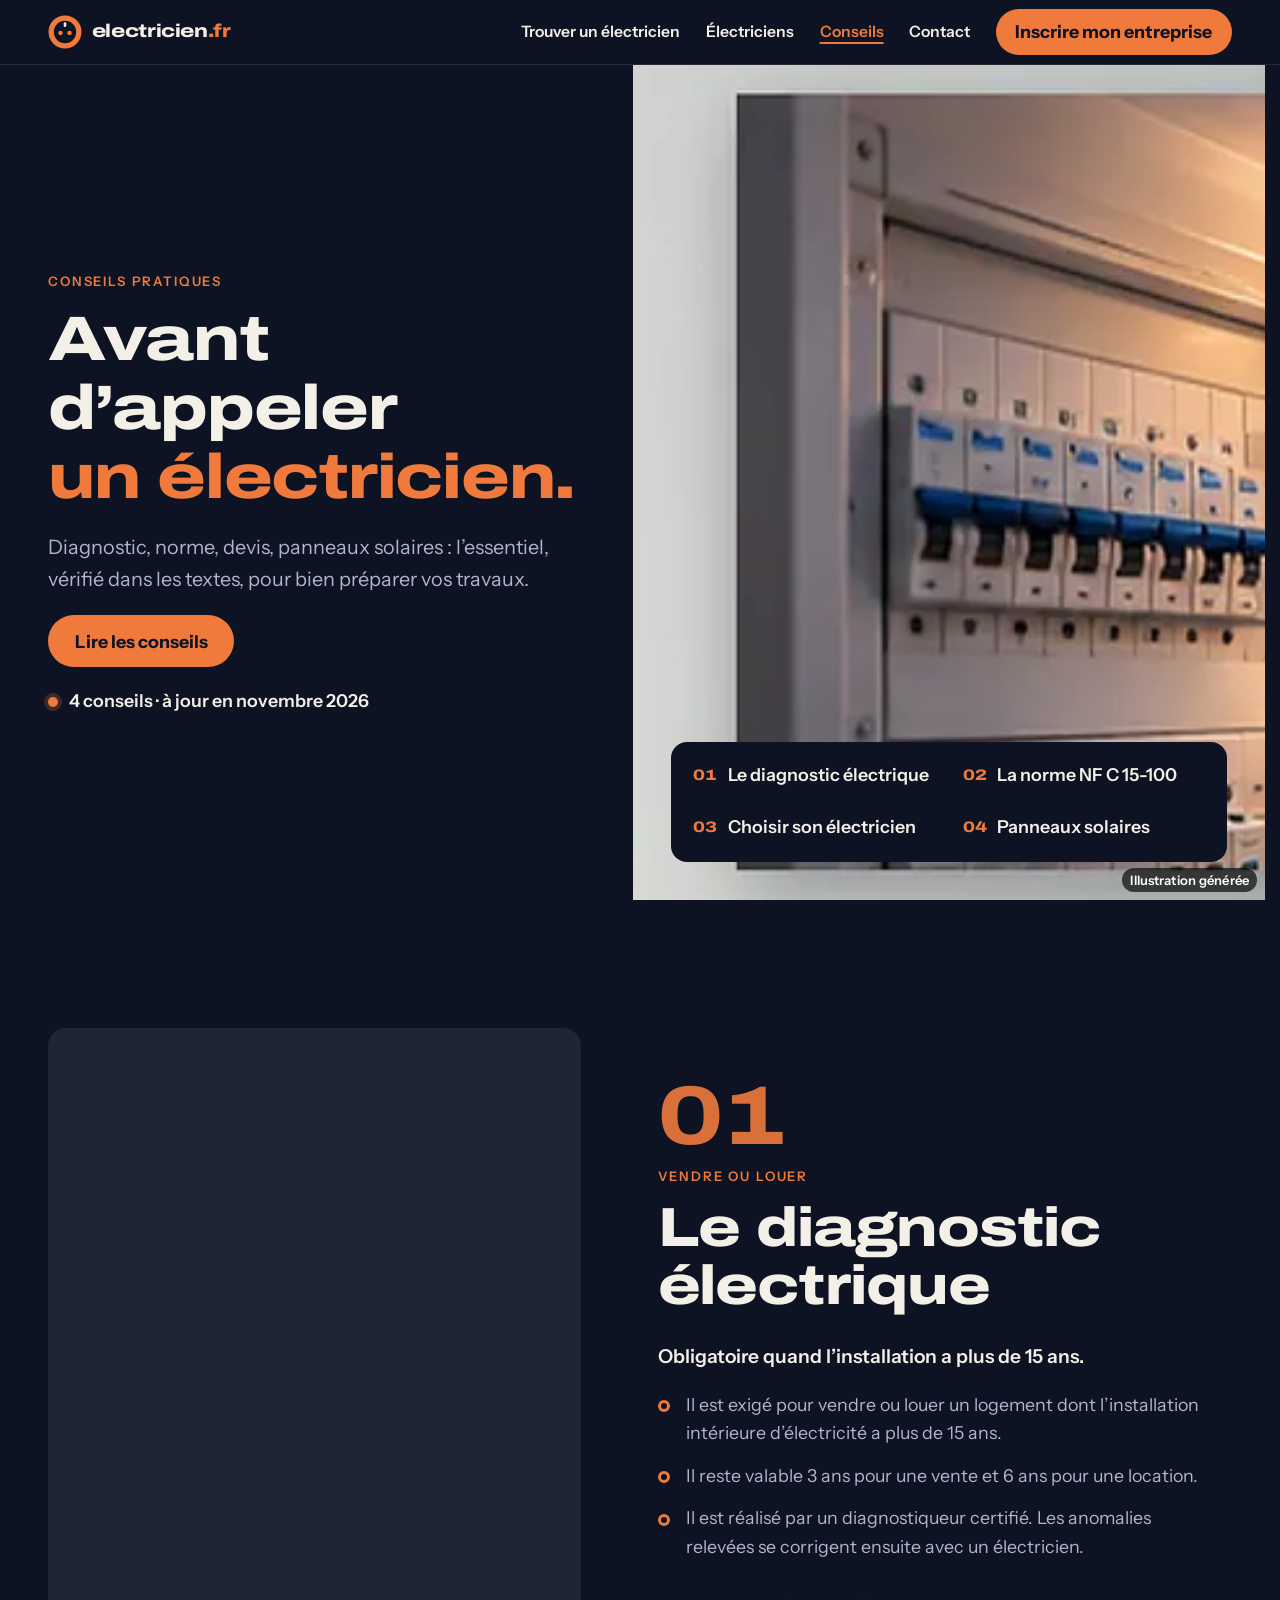
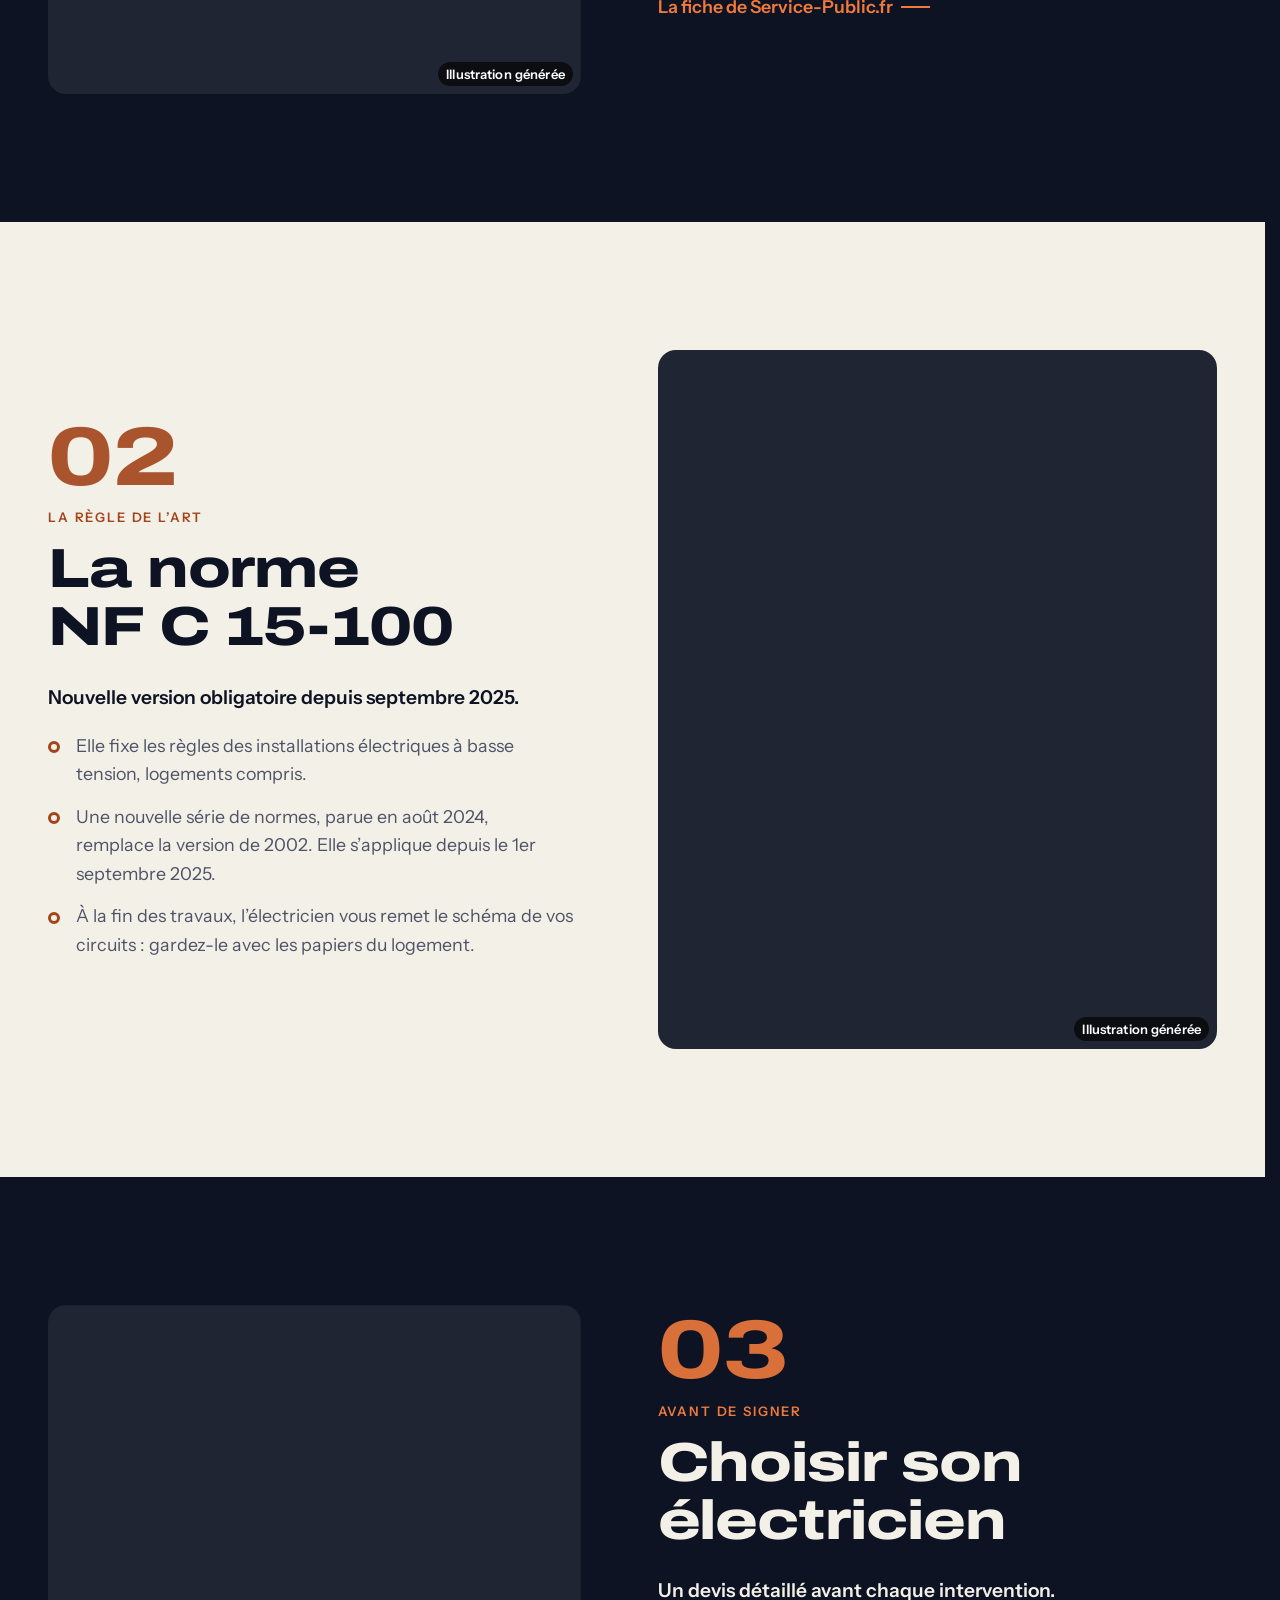
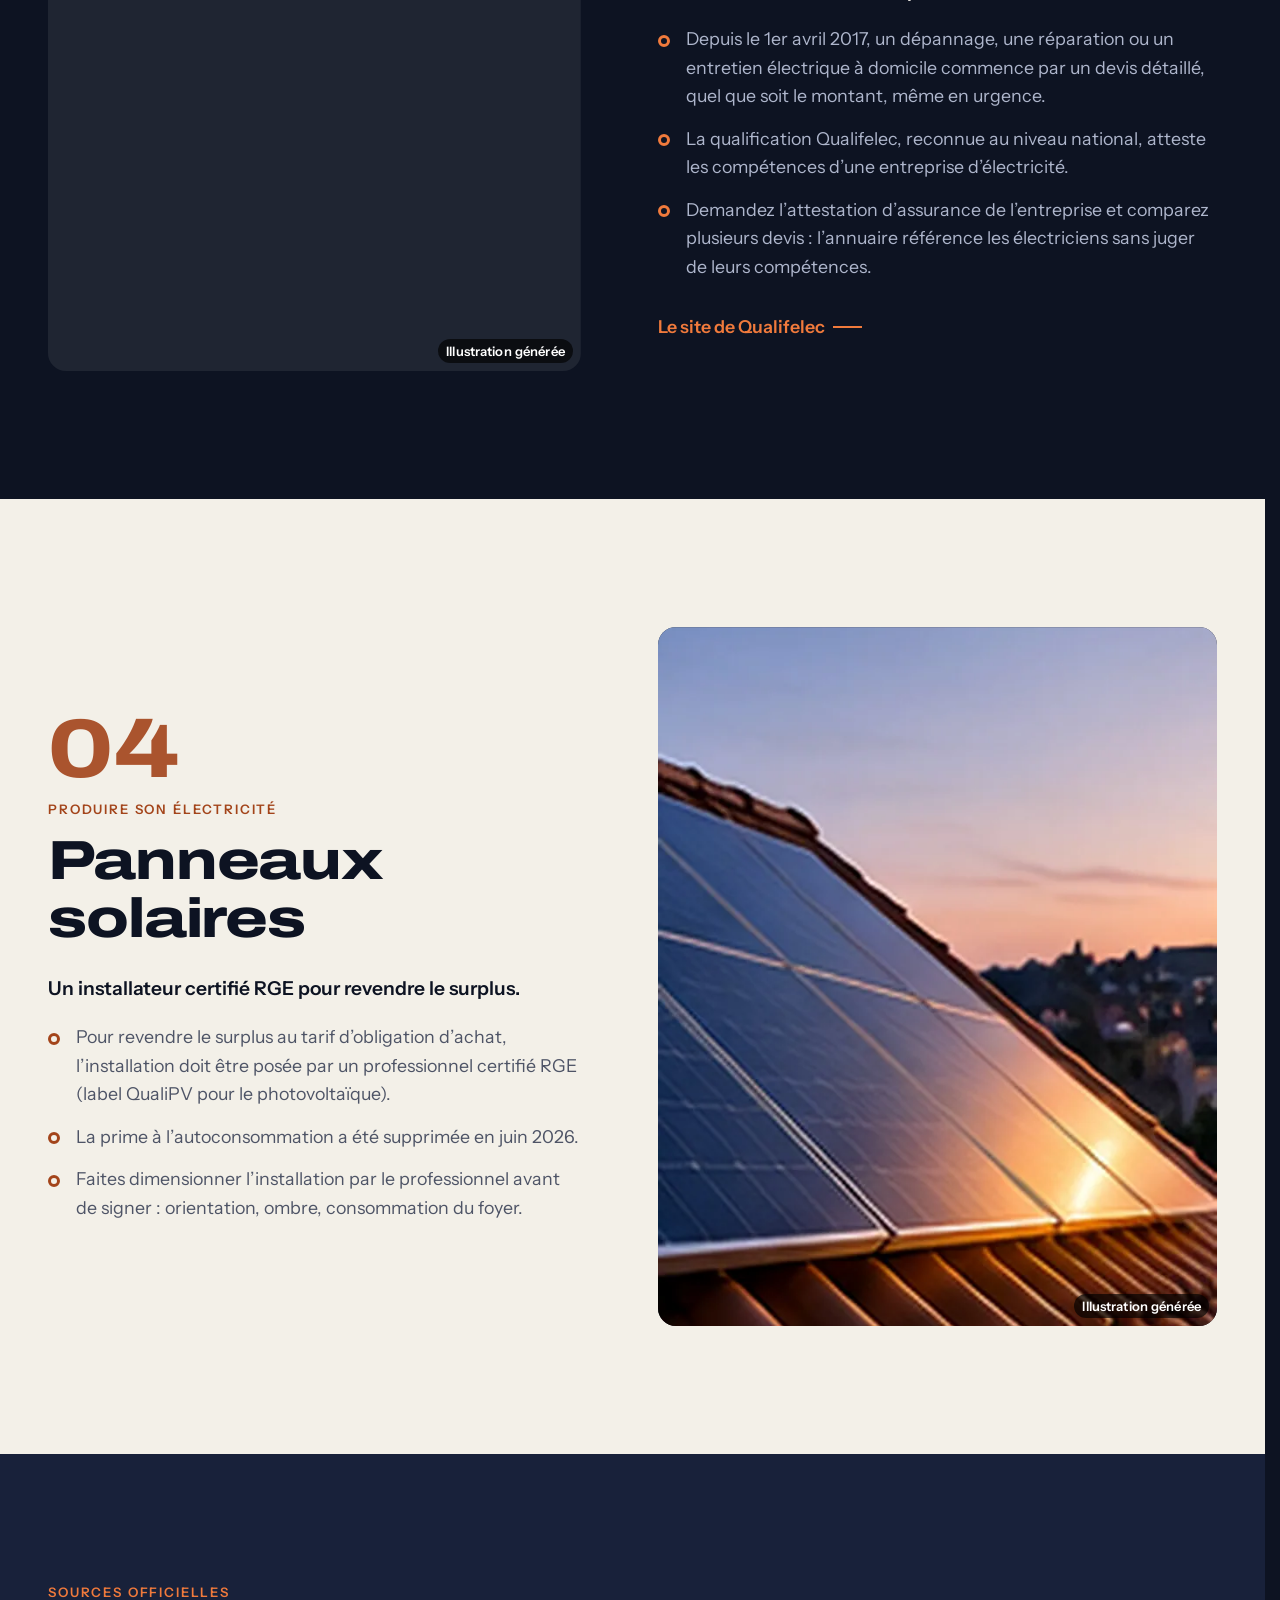
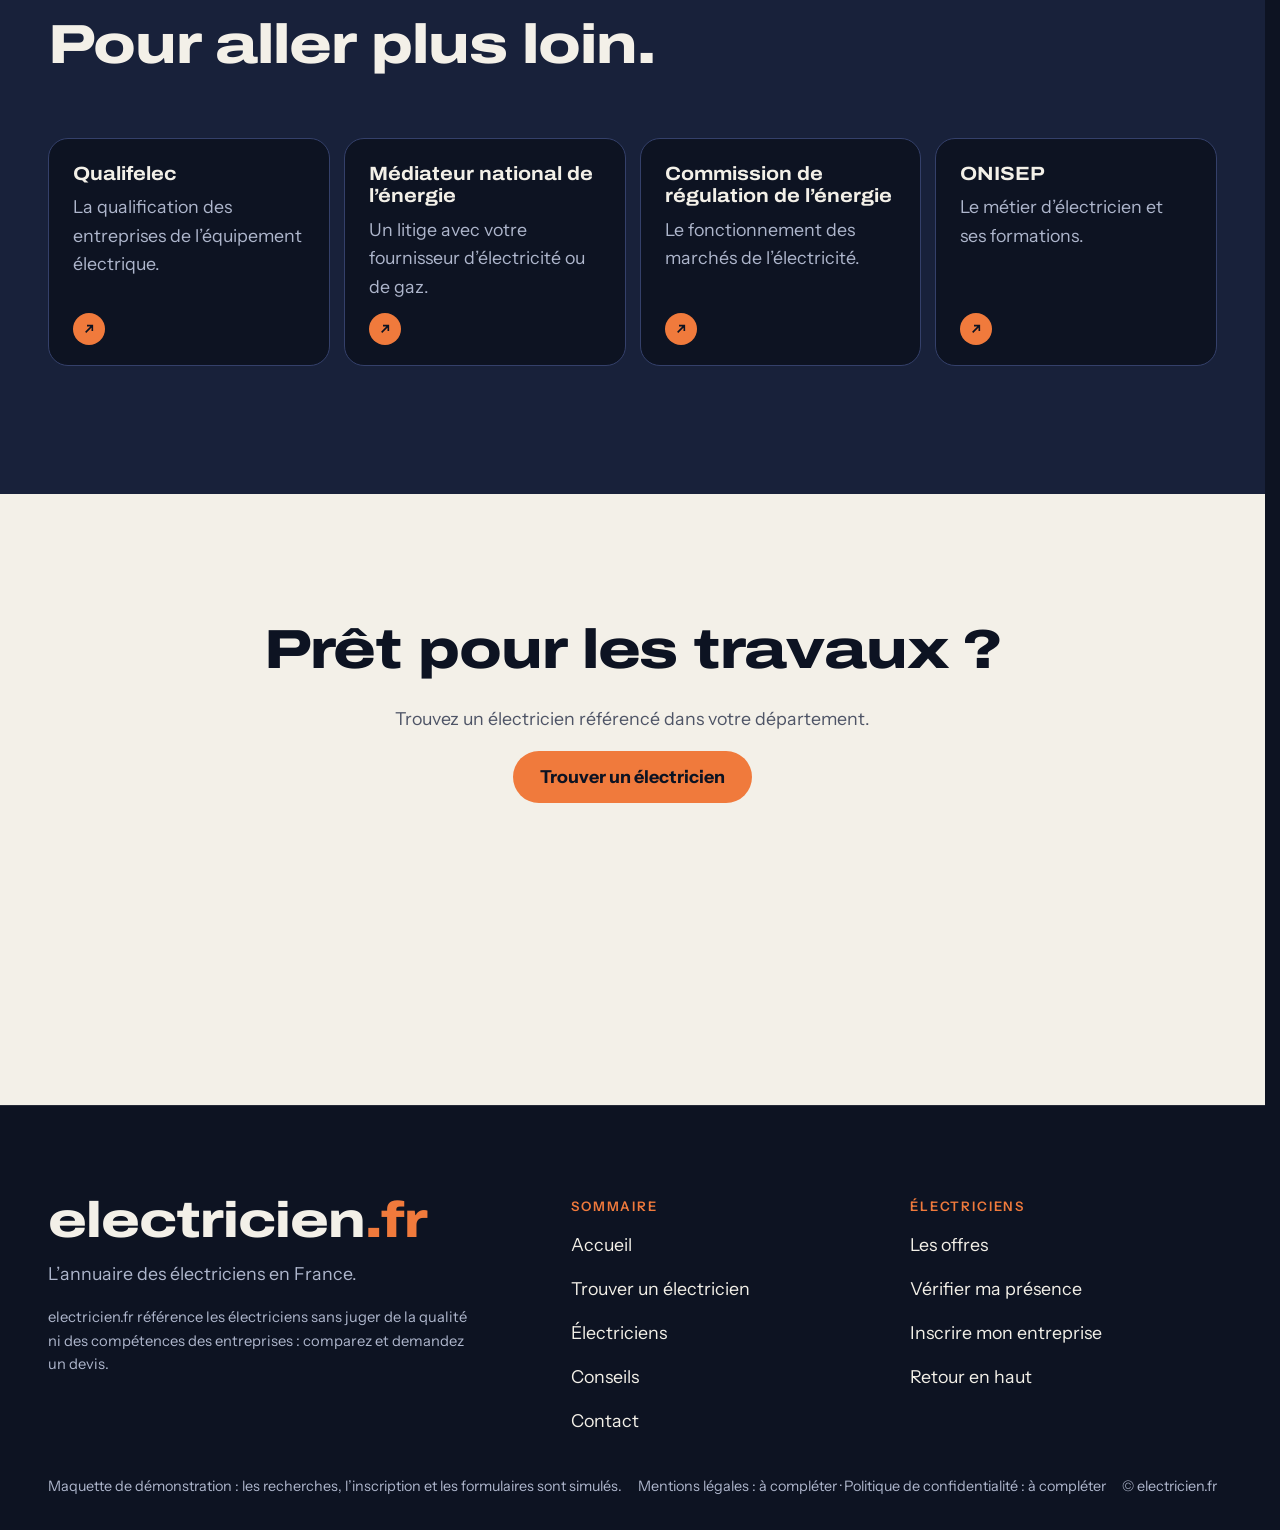
<file: conseils.html>
<!doctype html>
<html lang="fr" data-v="1">
<head>
<meta charset="utf-8">
<meta name="viewport" content="width=device-width, initial-scale=1, viewport-fit=cover">
<title>Conseils avant de faire venir un électricien : electricien.fr</title>
<meta name="description" content="Diagnostic électrique, norme NF C 15-100, devis, panneaux solaires : l’essentiel avant d’appeler un électricien.">
<meta name="robots" content="noindex, nofollow">
<link rel="canonical" href="https://electricien-fr-maquette.vercel.app/conseils">
<style>:root{--fond:#0D1322;--texte:#F3F0E8;--voile-fond:#121A2E;--ouverture-fond:#0D1322;--menu-fond:#0D1322}:root { --entete-h: 72px; --barres-h: 0px; } html { background: var(--fond); color: var(--texte); scrollbar-gutter: stable; } body { margin: 0; background: var(--fond); } html.js:not(.secours):not([data-arrivee="retour"]) [data-anime] { opacity: 0; } html.js:not(.secours):not([data-arrivee="retour"]) [data-anime].vu { opacity: 1; } [data-voile] { position: fixed; inset: 0; z-index: 900; background: var(--voile-fond); transform: translateY(100%); visibility: hidden; pointer-events: none; } html[data-arrivee="voile"]:not(.voile-leve):not(.secours) [data-voile] { transform: none; visibility: visible; } html.secours [data-voile] { visibility: hidden !important; } .ouverture-panneau { position: fixed; inset: 0; z-index: 850; display: none; place-content: center; justify-items: center; background: var(--ouverture-fond, var(--voile-fond)); color: var(--fond); text-align: center; } html.js[data-arrivee="intro"]:not(.secours):not(.intro-finie) .ouverture-panneau { display: grid; } html.defilement-bloque, html.defilement-bloque body, html.js[data-arrivee="intro"]:not(.secours):not(.intro-finie), html.js[data-arrivee="intro"]:not(.secours):not(.intro-finie) body, html[data-arrivee="voile"]:not(.voile-leve):not(.secours), html[data-arrivee="voile"]:not(.voile-leve):not(.secours) body { overflow: hidden; } html.js[data-arrivee="intro"]:not(.secours):not(.intro-finie) { background-color: var(--ouverture-fond, var(--voile-fond)); } html[data-arrivee="voile"]:not(.voile-leve):not(.secours) { background-color: var(--voile-fond); }</style>
<script>(function () {
var d = document.documentElement, ss = null, ls = null;
try { ss = window.sessionStorage; ls = window.localStorage; } catch (e) {}
d.classList.add('js');
var nav = performance.getEntriesByType ? performance.getEntriesByType('navigation')[0] : null;
var type = nav ? nav.type : 'navigate';
var depart = null;
try { depart = JSON.parse(ss.getItem('socle:depart') || 'null'); ss.removeItem('socle:depart'); } catch (e) {}
if (depart && !(Date.now() - depart.t < 15000)) depart = null;
var mode = type === 'back_forward' ? 'retour' : type === 'reload' ? 'intro' : depart ? 'voile' : 'intro';
d.setAttribute('data-arrivee', mode);
if (mode === 'voile' && depart.couleur) d.style.setProperty('--voile-fond', depart.couleur);
if (type === 'reload' && 'scrollRestoration' in history) {
history.scrollRestoration = 'manual';
}
try {
var choisie = ls && ls.getItem('socle:langue');
var langue = (d.lang || '').slice(0, 2);
if (choisie && choisie !== langue && type === 'navigate' && !depart) {
var alt = document.querySelector('link[rel="alternate"][hreflang="' + choisie + '"]');
if (alt) location.replace(new URL(alt.href).pathname + location.search + location.hash);
}
} catch (e) {}
setTimeout(function () { if (!d.classList.contains('demarre')) d.classList.add('secours'); }, 2000);
})();</script>
<link rel="preload" href="/assets/fonts/archivo.woff2" as="font" type="font/woff2" crossorigin>
<link rel="preload" href="/assets/fonts/instrument-sans.woff2" as="font" type="font/woff2" crossorigin>
<link rel="stylesheet" href="/assets/css/socle.css?v=1">
<link rel="stylesheet" href="/assets/css/site.css?v=1">
<link rel="modulepreload" href="/assets/js/site.js?v=1">
<link rel="modulepreload" href="/assets/js/socle/index.js?v=1">
<script src="/assets/vendor/gsap.min.js" defer></script>
<script src="/assets/vendor/ScrollTrigger.min.js" defer></script>
<script src="/assets/vendor/SplitText.min.js" defer></script>
<script type="module" src="/assets/js/site.js?v=1"></script>
<meta name="theme-color" content="#0D1322">
<link rel="icon" href="/assets/images/favicon.svg" type="image/svg+xml">
<link rel="apple-touch-icon" href="/assets/images/apple-touch-icon.png">
<meta property="og:type" content="website">
<meta property="og:site_name" content="electricien.fr">
<meta property="og:locale" content="fr_FR">
<meta property="og:title" content="Conseils avant de faire venir un électricien : electricien.fr">
<meta property="og:description" content="Diagnostic électrique, norme NF C 15-100, devis, panneaux solaires : l’essentiel avant d’appeler un électricien.">
<meta property="og:url" content="https://electricien-fr-maquette.vercel.app/conseils">
<meta property="og:image" content="https://electricien-fr-maquette.vercel.app/assets/partage/conseils-fr.jpg">
<meta property="og:image:width" content="1200">
<meta property="og:image:height" content="630">
<meta property="og:image:alt" content="Conseils avant de faire venir un électricien">
<meta name="twitter:card" content="summary_large_image">
<script type="application/ld+json">{"@context":"https://schema.org","@type":"WebSite","name":"electricien.fr","url":"https://electricien-fr-maquette.vercel.app/","description":"Annuaire des électriciens en France : recherche par région, département ou code postal.","inLanguage":"fr-FR"}</script>
</head>
<body id="haut">
<div data-voile data-forme="glisse" aria-hidden="true"><div class="voile-contenu"><img src="/assets/images/logo-clair.svg" alt="" width="56" height="56"><span data-voile-libelle>Conseils</span></div></div>
<div class="ouverture-panneau" data-ouverture aria-hidden="true">
  <img class="ouverture-logo" src="/assets/images/logo-clair.svg" alt="" width="64" height="64" data-ouverture-objet>
  <p class="ouverture-nom marque">electricien<b>.fr</b></p>
  <span class="ouverture-trait"></span>
  <p class="ouverture-ligne">L’annuaire des électriciens</p>
</div>
<a class="evitement" href="#contenu">Aller au contenu</a>
<header data-entete>
  <div class="entete-rangee">
    <a class="entete-logo" href="/" data-libelle="Accueil">
      <img src="/assets/images/logo.svg" alt="" width="34" height="34"><span class="marque">electricien<b>.fr</b></span>
    </a>
    <nav data-nav aria-label="Navigation principale">
      <ul><li><a href="/trouver" data-libelle="Trouver un électricien">Trouver un électricien</a></li><li><a href="/electriciens" data-libelle="Électriciens">Électriciens</a></li><li><a href="/conseils" data-libelle="Conseils" aria-current="page">Conseils</a></li><li><a href="/contact" data-libelle="Contact">Contact</a></li></ul>
    </nav>
    <div class="entete-actions">
      <a class="bouton bouton--entete" href="/electriciens#inscription" data-libelle="Électriciens"><span class="long">Inscrire mon entreprise</span><span class="court" aria-hidden="true">S’inscrire</span></a>
      <button type="button" data-menu-bouton aria-controls="menu" aria-expanded="false" data-libelle-ouvrir="Menu" data-libelle-fermer="Fermer"><span data-libelle-bouton>Menu</span></button>
      <a class="menu-sansjs" href="#menu" data-menu-lien>Menu</a>
    </div>
  </div>
</header>
<script>/* Avant le premier affichage : rangées de la navigation (même règle que ajusterNav dans assets/js/socle/entete.js)
   et hauteur réelle de l'en-tête, pour que rien ne saute quand le JavaScript du site prend la main. */
(function () {
  var h = document.documentElement, u = document.querySelector('[data-nav] ul'), e = document.querySelector('[data-entete]');
  if (u) {
    var deborde = function () { return u.scrollWidth > u.clientWidth + 1; }, c = deborde();
    if (c && window.matchMedia('(min-width: 900px)').matches) {
      h.classList.add('nav-deux-rangees'); c = deborde();
      if (c) { h.classList.add('nav-deux-lignes'); var a = u.querySelector('a'); c = !a || u.getBoundingClientRect().height > a.getBoundingClientRect().height * 2.5; }
      if (c) h.classList.remove('nav-deux-rangees', 'nav-deux-lignes');
    }
    if (c) h.classList.add('nav-compacte');
  }
  if (e) h.style.setProperty('--entete-h', Math.round(e.getBoundingClientRect().height) + 'px');
})();</script>
<span id="menu-ferme" aria-hidden="true"></span>
<div id="menu" data-menu role="dialog" aria-modal="true" aria-label="Menu">
  <p class="menu-sansjs-fermer"><a href="#menu-ferme">Fermer</a></p>
  <ul><li style="--i:0"><a href="/" class="menu-lien" data-libelle="Accueil">Accueil</a></li><li style="--i:1"><a href="/trouver" class="menu-lien" data-libelle="Trouver un électricien">Trouver un électricien</a></li><li style="--i:2"><a href="/electriciens" class="menu-lien" data-libelle="Électriciens">Électriciens</a></li><li style="--i:3"><a href="/conseils" class="menu-lien" data-libelle="Conseils" aria-current="page">Conseils</a></li><li style="--i:4"><a href="/contact" class="menu-lien" data-libelle="Contact">Contact</a></li></ul>
  <p class="menu-actions"><a href="/trouver" class="bouton" data-libelle="Trouver un électricien">Trouver un électricien</a> <a href="/electriciens#inscription" class="bouton bouton--contour" data-libelle="Électriciens">Inscrire mon entreprise</a></p>
</div>
<main id="contenu" tabindex="-1">
<section class="ouv ouv--conseils" id="debut">
  <div class="ouv-conseils-texte">
    <p class="surtitre" data-anime="gsap" data-entree>Conseils pratiques</p>
    <h1 class="titre-xxl"><span class="ligne-masque"><span class="intro-ligne" data-anime="gsap">Avant d’appeler</span></span><span class="ligne-masque"><span class="intro-ligne" data-anime="gsap"><em>un électricien.</em></span></span></h1>
    <p class="ouv-chapo masque-ecran-bas" data-anime="gsap" data-entree>Diagnostic, norme, devis, panneaux solaires : l’essentiel, vérifié dans les textes, pour bien préparer vos travaux.</p>
    <p class="actions" data-anime="gsap" data-entree><a class="bouton" href="#guides" data-action-principale data-survol="magnetique">Lire les conseils</a></p>
    <p class="info-cle" data-info-cle data-anime="gsap" data-entree><span class="pastille" aria-hidden="true"></span>4 conseils · à jour en novembre 2026</p>
  </div>
  <div class="ouv-conseils-visuel">
    <figure class="media ouv-conseils-media" data-grok data-fx="zoom" data-fx-force="12" data-iris-centre style="--cadrage:66% 50%;--cadrage-mobile:50% 50%">
  <picture><source media="(max-width: 760px) and (orientation: portrait)" srcset="/assets/images/grok/conseils-tableau-mobile-640.webp 640w" sizes="(max-width: 760px) 100vw, 50vw">
    <img src="/assets/images/grok/conseils-tableau-1280.webp" srcset="/assets/images/grok/conseils-tableau-640.webp 640w, /assets/images/grok/conseils-tableau-1280.webp 1280w, /assets/images/grok/conseils-tableau-1600.webp 1600w" sizes="(max-width: 760px) 100vw, 50vw" alt="Tableau électrique neuf aux disjoncteurs alignés" width="1280" height="720" fetchpriority="high" loading="eager" decoding="async">
  </picture><figcaption class="mention-ia">Illustration générée</figcaption>
</figure>
    <ol class="sommaire-guides" aria-label="Sommaire"><li><a href="#diagnostic"><span class="chiffre">01</span> Le diagnostic électrique</a></li><li><a href="#norme"><span class="chiffre">02</span> La norme NF C 15-100</a></li><li><a href="#choisir"><span class="chiffre">03</span> Choisir son électricien</a></li><li><a href="#solaire"><span class="chiffre">04</span> Panneaux solaires</a></li></ol>
  </div>
</section>
<div id="guides">
<section class="section guide" id="diagnostic">
  <div class="conteneur guide-grille">
    <figure class="media guide-media" data-grok data-anime="rideau" style="--cadrage:49% 45%">
  <picture>
    <img src="/assets/images/grok/conseil-diagnostic-784.webp" srcset="/assets/images/grok/conseil-diagnostic-480.webp 480w, /assets/images/grok/conseil-diagnostic-640.webp 640w, /assets/images/grok/conseil-diagnostic-784.webp 784w" sizes="(max-width: 760px) 88vw, 42vw" alt="Testeur électrique posé sur un tableau électrique" width="784" height="1176" loading="lazy" decoding="async">
  </picture><figcaption class="mention-ia">Illustration générée</figcaption>
</figure>
    <div class="guide-texte">
      <p class="guide-num chiffre" aria-hidden="true">01</p>
      <p class="surtitre" data-anime>Vendre ou louer</p>
      <h2 class="titre-l" data-anime="lignes">Le diagnostic électrique</h2>
      <p class="guide-court" data-anime>Obligatoire quand l’installation a plus de 15 ans.</p>
      <ul class="guide-points" data-anime="cascade"><li>Il est exigé pour vendre ou louer un logement dont l’installation intérieure d’électricité a plus de 15 ans.</li><li>Il reste valable 3 ans pour une vente et 6 ans pour une location.</li><li>Il est réalisé par un diagnostiqueur certifié. Les anomalies relevées se corrigent ensuite avec un électricien.</li></ul>
      <p data-anime><a class="lien-fleche" href="https://www.service-public.gouv.fr/particuliers/vosdroits/F18692" target="_blank" rel="noopener">La fiche de Service-Public.fr<span class="visuellement-cache"> (nouvel onglet)</span></a></p>
    </div>
  </div>
</section><section class="section guide guide--inverse clair" id="norme">
  <div class="conteneur guide-grille">
    <figure class="media guide-media" data-grok data-anime="rideau" style="--cadrage:68% 49%">
  <picture>
    <img src="/assets/images/grok/conseil-norme-784.webp" srcset="/assets/images/grok/conseil-norme-480.webp 480w, /assets/images/grok/conseil-norme-640.webp 640w, /assets/images/grok/conseil-norme-784.webp 784w" sizes="(max-width: 760px) 88vw, 42vw" alt="Prises électriques au-dessus du plan de travail d’une cuisine rénovée" width="784" height="1176" loading="lazy" decoding="async">
  </picture><figcaption class="mention-ia">Illustration générée</figcaption>
</figure>
    <div class="guide-texte">
      <p class="guide-num chiffre" aria-hidden="true">02</p>
      <p class="surtitre" data-anime>La règle de l’art</p>
      <h2 class="titre-l" data-anime="lignes">La norme NF C 15-100</h2>
      <p class="guide-court" data-anime>Nouvelle version obligatoire depuis septembre 2025.</p>
      <ul class="guide-points" data-anime="cascade"><li>Elle fixe les règles des installations électriques à basse tension, logements compris.</li><li>Une nouvelle série de normes, parue en août 2024, remplace la version de 2002. Elle s’applique depuis le 1er septembre 2025.</li><li>À la fin des travaux, l’électricien vous remet le schéma de vos circuits : gardez-le avec les papiers du logement.</li></ul>
    </div>
  </div>
</section><section class="section guide" id="choisir">
  <div class="conteneur guide-grille">
    <figure class="media guide-media" data-grok data-anime="rideau" style="--cadrage:54% 43%">
  <picture>
    <img src="/assets/images/grok/conseil-pro-784.webp" srcset="/assets/images/grok/conseil-pro-480.webp 480w, /assets/images/grok/conseil-pro-640.webp 640w, /assets/images/grok/conseil-pro-784.webp 784w" sizes="(max-width: 760px) 88vw, 42vw" alt="Outils d’électricien rangés sur un établi" width="784" height="1176" loading="lazy" decoding="async">
  </picture><figcaption class="mention-ia">Illustration générée</figcaption>
</figure>
    <div class="guide-texte">
      <p class="guide-num chiffre" aria-hidden="true">03</p>
      <p class="surtitre" data-anime>Avant de signer</p>
      <h2 class="titre-l" data-anime="lignes">Choisir son électricien</h2>
      <p class="guide-court" data-anime>Un devis détaillé avant chaque intervention.</p>
      <ul class="guide-points" data-anime="cascade"><li>Depuis le 1er avril 2017, un dépannage, une réparation ou un entretien électrique à domicile commence par un devis détaillé, quel que soit le montant, même en urgence.</li><li>La qualification Qualifelec, reconnue au niveau national, atteste les compétences d’une entreprise d’électricité.</li><li>Demandez l’attestation d’assurance de l’entreprise et comparez plusieurs devis : l’annuaire référence les électriciens sans juger de leurs compétences.</li></ul>
      <p data-anime><a class="lien-fleche" href="https://www.qualifelec.fr" target="_blank" rel="noopener">Le site de Qualifelec<span class="visuellement-cache"> (nouvel onglet)</span></a></p>
    </div>
  </div>
</section><section class="section guide guide--inverse clair" id="solaire">
  <div class="conteneur guide-grille">
    <figure class="media guide-media" data-grok data-anime="rideau" style="--cadrage:56% 62%">
  <picture>
    <img src="/assets/images/grok/conseil-solaire-784.webp" srcset="/assets/images/grok/conseil-solaire-480.webp 480w, /assets/images/grok/conseil-solaire-640.webp 640w, /assets/images/grok/conseil-solaire-784.webp 784w" sizes="(max-width: 760px) 88vw, 42vw" alt="Panneaux solaires sur un toit de tuiles à la tombée du jour" width="784" height="1176" loading="lazy" decoding="async">
  </picture><figcaption class="mention-ia">Illustration générée</figcaption>
</figure>
    <div class="guide-texte">
      <p class="guide-num chiffre" aria-hidden="true">04</p>
      <p class="surtitre" data-anime>Produire son électricité</p>
      <h2 class="titre-l" data-anime="lignes">Panneaux solaires</h2>
      <p class="guide-court" data-anime>Un installateur certifié RGE pour revendre le surplus.</p>
      <ul class="guide-points" data-anime="cascade"><li>Pour revendre le surplus au tarif d’obligation d’achat, l’installation doit être posée par un professionnel certifié RGE (label QualiPV pour le photovoltaïque).</li><li>La prime à l’autoconsommation a été supprimée en juin 2026.</li><li>Faites dimensionner l’installation par le professionnel avant de signer : orientation, ombre, consommation du foyer.</li></ul>
    </div>
  </div>
</section>
</div>
<section class="section liens" id="sources">
  <div class="conteneur">
    <div class="tete-section">
      <p class="surtitre" data-anime>Sources officielles</p>
      <h2 class="titre-l" data-anime="lignes">Pour aller plus loin.</h2>
    </div>
    <ul class="liens-grille" data-anime="cascade" data-visuel>
      <li><a class="lien-carte" href="https://www.qualifelec.fr" target="_blank" rel="noopener"><strong>Qualifelec</strong><span>La qualification des entreprises de l’équipement électrique.</span><span class="lien-carte-fleche" aria-hidden="true"><svg viewBox="0 0 24 24"><path d="M7 17 17 7M9 7h8v8"/></svg></span><span class="visuellement-cache"> (nouvel onglet)</span></a></li><li><a class="lien-carte" href="https://www.energie-mediateur.fr" target="_blank" rel="noopener"><strong>Médiateur national de l’énergie</strong><span>Un litige avec votre fournisseur d’électricité ou de gaz.</span><span class="lien-carte-fleche" aria-hidden="true"><svg viewBox="0 0 24 24"><path d="M7 17 17 7M9 7h8v8"/></svg></span><span class="visuellement-cache"> (nouvel onglet)</span></a></li><li><a class="lien-carte" href="https://www.cre.fr" target="_blank" rel="noopener"><strong>Commission de régulation de l’énergie</strong><span>Le fonctionnement des marchés de l’électricité.</span><span class="lien-carte-fleche" aria-hidden="true"><svg viewBox="0 0 24 24"><path d="M7 17 17 7M9 7h8v8"/></svg></span><span class="visuellement-cache"> (nouvel onglet)</span></a></li><li><a class="lien-carte" href="https://www.onisep.fr" target="_blank" rel="noopener"><strong>ONISEP</strong><span>Le métier d’électricien et ses formations.</span><span class="lien-carte-fleche" aria-hidden="true"><svg viewBox="0 0 24 24"><path d="M7 17 17 7M9 7h8v8"/></svg></span><span class="visuellement-cache"> (nouvel onglet)</span></a></li>
    </ul>
  </div>
</section>
<section class="section clair appel" id="fin">
  <div class="conteneur appel-corps">
    <h2 class="titre-l" data-anime="lignes">Prêt pour les travaux ?</h2>
    <p data-anime>Trouvez un électricien référencé dans votre département.</p>
    <p class="actions" data-anime><a href="/trouver" class="bouton" data-libelle="Trouver un électricien" data-survol="magnetique">Trouver un électricien</a></p>
  </div>
  <svg class="appel-trait" viewBox="0 0 1200 120" preserveAspectRatio="none" aria-hidden="true" data-fx="trace"><path d="M0 70 C 180 20 360 20 520 70 S 860 110 1000 50 S 1150 30 1200 40" fill="none" stroke="currentColor" stroke-width="3" stroke-linecap="round"/></svg>
</section>
</main>
<footer class="pied" id="pied">
  <div class="conteneur pied-grille">
    <div class="pied-marque">
      <p class="marque marque--grande">electricien<b>.fr</b></p>
      <p>L’annuaire des électriciens en France.</p>
      <p class="pied-avertissement">electricien.fr référence les électriciens sans juger de la qualité ni des compétences des entreprises : comparez et demandez un devis.</p>
    </div>
    <nav aria-label="Sommaire">
      <p class="pied-titre">Sommaire</p>
      <ul><li><a href="/" data-libelle="Accueil">Accueil</a></li><li><a href="/trouver" data-libelle="Trouver un électricien">Trouver un électricien</a></li><li><a href="/electriciens" data-libelle="Électriciens">Électriciens</a></li><li><a href="/conseils" data-libelle="Conseils" aria-current="page">Conseils</a></li><li><a href="/contact" data-libelle="Contact">Contact</a></li></ul>
    </nav>
    <div>
      <p class="pied-titre">Électriciens</p>
      <ul>
        <li><a href="/electriciens#offres" data-libelle="Électriciens">Les offres</a></li>
        <li><a href="/electriciens#presence" data-libelle="Électriciens">Vérifier ma présence</a></li>
        <li><a href="/electriciens#inscription" data-libelle="Électriciens">Inscrire mon entreprise</a></li>
        <li><a href="#haut" data-sans-transition>Retour en haut</a></li>
      </ul>
    </div>
  </div>
  <div class="conteneur pied-bas"><p>Maquette de démonstration : les recherches, l’inscription et les formulaires sont simulés.</p><p>Mentions légales : à compléter · Politique de confidentialité : à compléter</p><p>© electricien.fr</p></div>
</footer>
<div data-barre-fixe>
  <a href="/trouver" class="bouton" data-libelle="Trouver un électricien">Trouver</a>
  <a href="/electriciens" class="bouton bouton--contour" data-libelle="Électriciens">Électriciens</a>
</div>
</body>
</html>
</file>
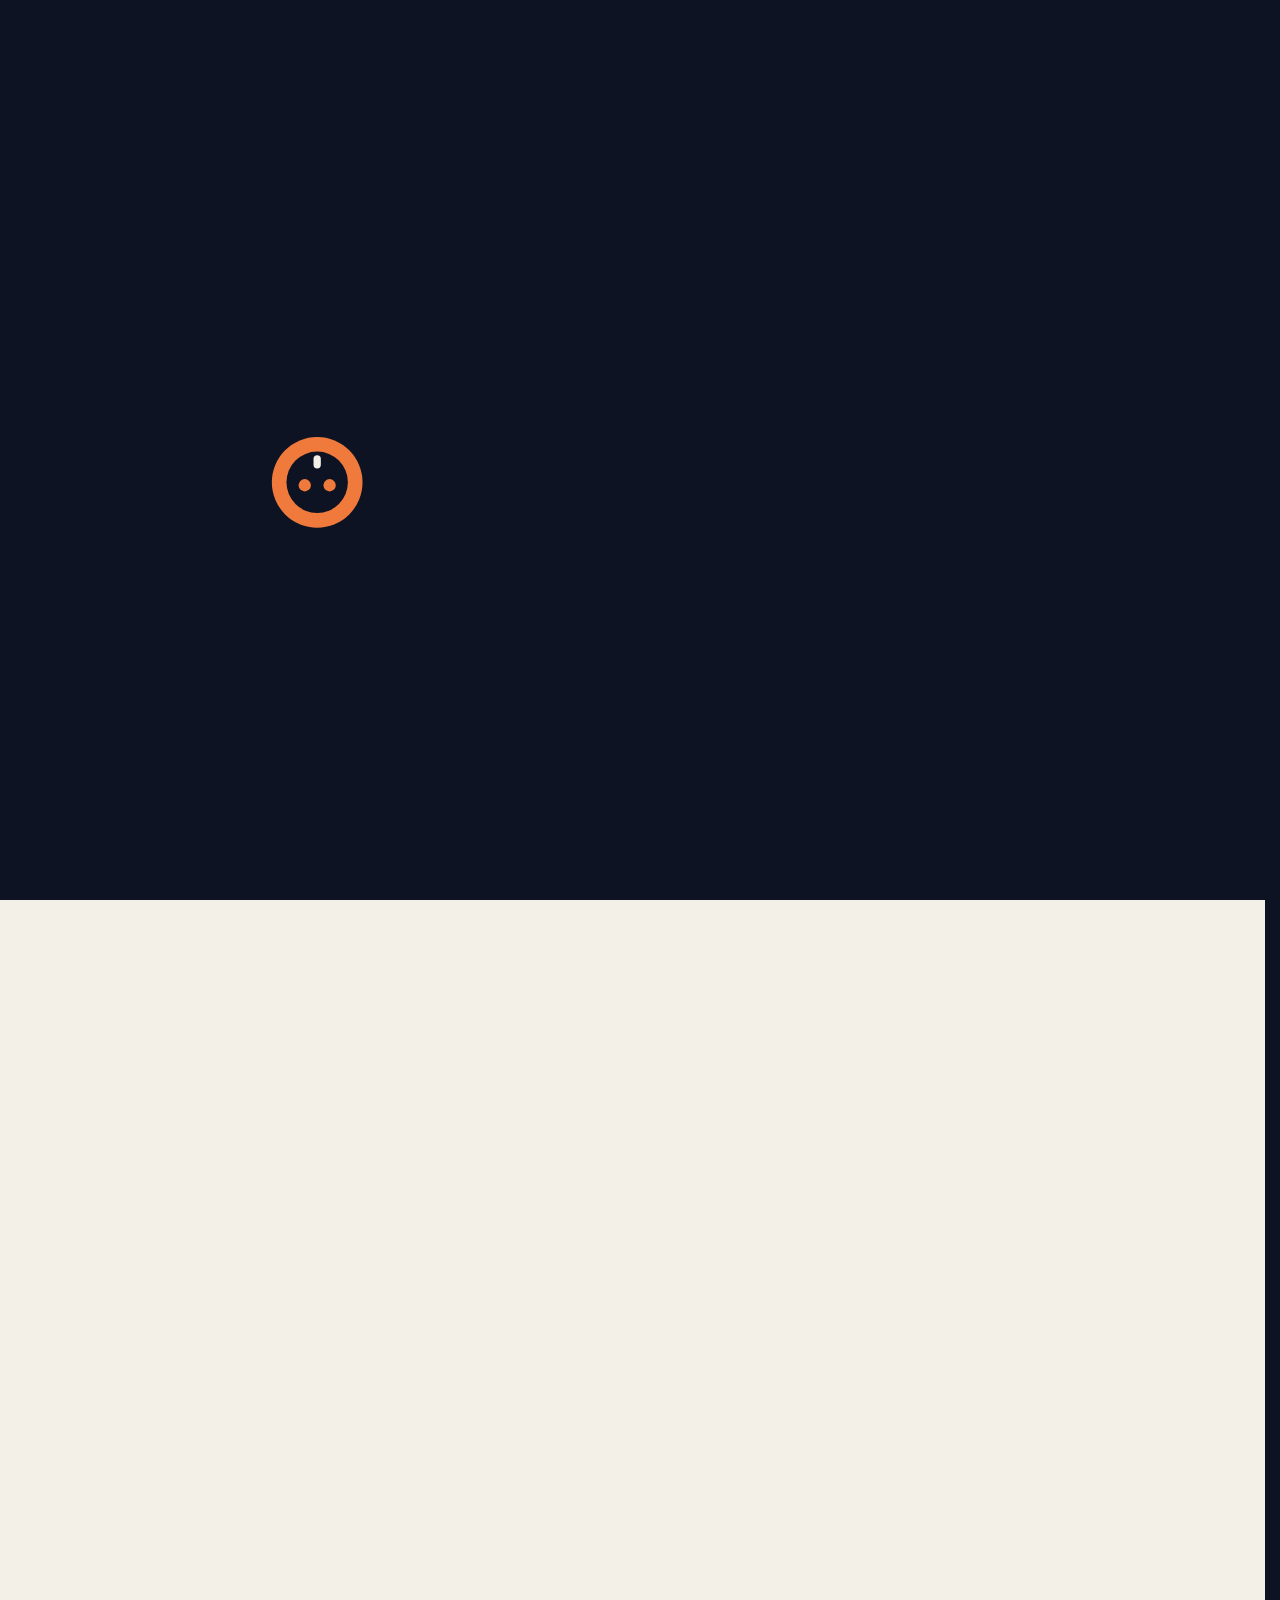
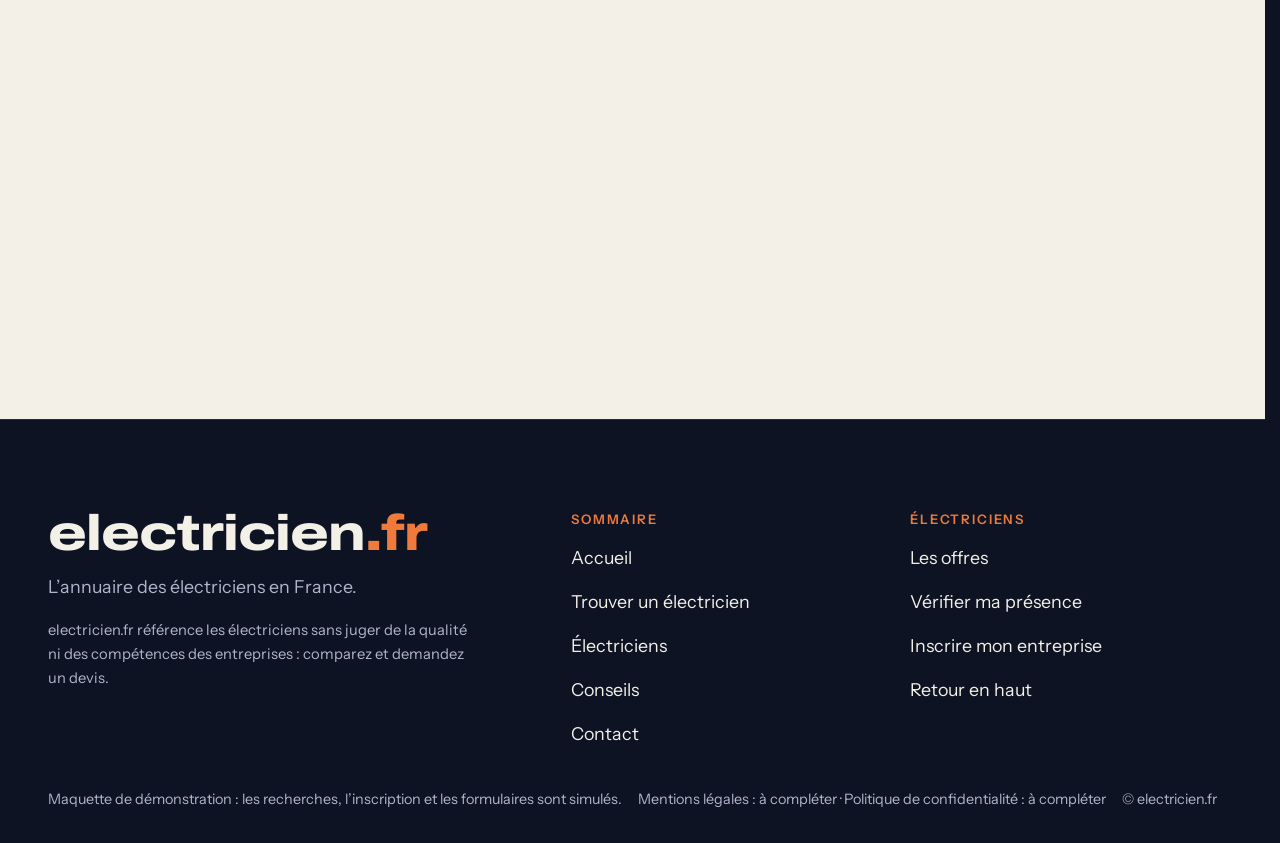
<file: contact.html>
<!doctype html>
<html lang="fr" data-v="1">
<head>
<meta charset="utf-8">
<meta name="viewport" content="width=device-width, initial-scale=1, viewport-fit=cover">
<title>Contact : electricien.fr</title>
<meta name="description" content="Une question sur l’annuaire, votre fiche ou votre inscription : écrivez à l’équipe d’electricien.fr.">
<meta name="robots" content="noindex, nofollow">
<link rel="canonical" href="https://electricien-fr-maquette.vercel.app/contact">
<style>:root{--fond:#0D1322;--texte:#F3F0E8;--voile-fond:#121A2E;--ouverture-fond:#0D1322;--menu-fond:#0D1322}:root { --entete-h: 72px; --barres-h: 0px; } html { background: var(--fond); color: var(--texte); scrollbar-gutter: stable; } body { margin: 0; background: var(--fond); } html.js:not(.secours):not([data-arrivee="retour"]) [data-anime] { opacity: 0; } html.js:not(.secours):not([data-arrivee="retour"]) [data-anime].vu { opacity: 1; } [data-voile] { position: fixed; inset: 0; z-index: 900; background: var(--voile-fond); transform: translateY(100%); visibility: hidden; pointer-events: none; } html[data-arrivee="voile"]:not(.voile-leve):not(.secours) [data-voile] { transform: none; visibility: visible; } html.secours [data-voile] { visibility: hidden !important; } .ouverture-panneau { position: fixed; inset: 0; z-index: 850; display: none; place-content: center; justify-items: center; background: var(--ouverture-fond, var(--voile-fond)); color: var(--fond); text-align: center; } html.js[data-arrivee="intro"]:not(.secours):not(.intro-finie) .ouverture-panneau { display: grid; } html.defilement-bloque, html.defilement-bloque body, html.js[data-arrivee="intro"]:not(.secours):not(.intro-finie), html.js[data-arrivee="intro"]:not(.secours):not(.intro-finie) body, html[data-arrivee="voile"]:not(.voile-leve):not(.secours), html[data-arrivee="voile"]:not(.voile-leve):not(.secours) body { overflow: hidden; } html.js[data-arrivee="intro"]:not(.secours):not(.intro-finie) { background-color: var(--ouverture-fond, var(--voile-fond)); } html[data-arrivee="voile"]:not(.voile-leve):not(.secours) { background-color: var(--voile-fond); }</style>
<script>(function () {
var d = document.documentElement, ss = null, ls = null;
try { ss = window.sessionStorage; ls = window.localStorage; } catch (e) {}
d.classList.add('js');
var nav = performance.getEntriesByType ? performance.getEntriesByType('navigation')[0] : null;
var type = nav ? nav.type : 'navigate';
var depart = null;
try { depart = JSON.parse(ss.getItem('socle:depart') || 'null'); ss.removeItem('socle:depart'); } catch (e) {}
if (depart && !(Date.now() - depart.t < 15000)) depart = null;
var mode = type === 'back_forward' ? 'retour' : type === 'reload' ? 'intro' : depart ? 'voile' : 'intro';
d.setAttribute('data-arrivee', mode);
if (mode === 'voile' && depart.couleur) d.style.setProperty('--voile-fond', depart.couleur);
if (type === 'reload' && 'scrollRestoration' in history) {
history.scrollRestoration = 'manual';
}
try {
var choisie = ls && ls.getItem('socle:langue');
var langue = (d.lang || '').slice(0, 2);
if (choisie && choisie !== langue && type === 'navigate' && !depart) {
var alt = document.querySelector('link[rel="alternate"][hreflang="' + choisie + '"]');
if (alt) location.replace(new URL(alt.href).pathname + location.search + location.hash);
}
} catch (e) {}
setTimeout(function () { if (!d.classList.contains('demarre')) d.classList.add('secours'); }, 2000);
})();</script>
<link rel="preload" href="/assets/fonts/archivo.woff2" as="font" type="font/woff2" crossorigin>
<link rel="preload" href="/assets/fonts/instrument-sans.woff2" as="font" type="font/woff2" crossorigin>
<link rel="stylesheet" href="/assets/css/socle.css?v=1">
<link rel="stylesheet" href="/assets/css/site.css?v=1">
<link rel="modulepreload" href="/assets/js/site.js?v=1">
<link rel="modulepreload" href="/assets/js/socle/index.js?v=1">
<script src="/assets/vendor/gsap.min.js" defer></script>
<script src="/assets/vendor/ScrollTrigger.min.js" defer></script>
<script src="/assets/vendor/SplitText.min.js" defer></script>
<script type="module" src="/assets/js/site.js?v=1"></script>
<meta name="theme-color" content="#0D1322">
<link rel="icon" href="/assets/images/favicon.svg" type="image/svg+xml">
<link rel="apple-touch-icon" href="/assets/images/apple-touch-icon.png">
<meta property="og:type" content="website">
<meta property="og:site_name" content="electricien.fr">
<meta property="og:locale" content="fr_FR">
<meta property="og:title" content="Contact : electricien.fr">
<meta property="og:description" content="Une question sur l’annuaire, votre fiche ou votre inscription : écrivez à l’équipe d’electricien.fr.">
<meta property="og:url" content="https://electricien-fr-maquette.vercel.app/contact">
<meta property="og:image" content="https://electricien-fr-maquette.vercel.app/assets/partage/contact-fr.jpg">
<meta property="og:image:width" content="1200">
<meta property="og:image:height" content="630">
<meta property="og:image:alt" content="Contacter l’équipe d’electricien.fr">
<meta name="twitter:card" content="summary_large_image">
<script type="application/ld+json">{"@context":"https://schema.org","@type":"WebSite","name":"electricien.fr","url":"https://electricien-fr-maquette.vercel.app/","description":"Annuaire des électriciens en France : recherche par région, département ou code postal.","inLanguage":"fr-FR"}</script>
</head>
<body id="haut">
<div data-voile data-forme="glisse" aria-hidden="true"><div class="voile-contenu"><img src="/assets/images/logo-clair.svg" alt="" width="56" height="56"><span data-voile-libelle>Contact</span></div></div>
<div class="ouverture-panneau" data-ouverture aria-hidden="true">
  <img class="ouverture-logo" src="/assets/images/logo-clair.svg" alt="" width="64" height="64" data-ouverture-objet>
  <p class="ouverture-nom marque">electricien<b>.fr</b></p>
  <span class="ouverture-trait"></span>
  <p class="ouverture-ligne">L’annuaire des électriciens</p>
</div>
<a class="evitement" href="#contenu">Aller au contenu</a>
<header data-entete>
  <div class="entete-rangee">
    <a class="entete-logo" href="/" data-libelle="Accueil">
      <img src="/assets/images/logo.svg" alt="" width="34" height="34"><span class="marque">electricien<b>.fr</b></span>
    </a>
    <nav data-nav aria-label="Navigation principale">
      <ul><li><a href="/trouver" data-libelle="Trouver un électricien">Trouver un électricien</a></li><li><a href="/electriciens" data-libelle="Électriciens">Électriciens</a></li><li><a href="/conseils" data-libelle="Conseils">Conseils</a></li><li><a href="/contact" data-libelle="Contact" aria-current="page">Contact</a></li></ul>
    </nav>
    <div class="entete-actions">
      <a class="bouton bouton--entete" href="/electriciens#inscription" data-libelle="Électriciens"><span class="long">Inscrire mon entreprise</span><span class="court" aria-hidden="true">S’inscrire</span></a>
      <button type="button" data-menu-bouton aria-controls="menu" aria-expanded="false" data-libelle-ouvrir="Menu" data-libelle-fermer="Fermer"><span data-libelle-bouton>Menu</span></button>
      <a class="menu-sansjs" href="#menu" data-menu-lien>Menu</a>
    </div>
  </div>
</header>
<script>/* Avant le premier affichage : rangées de la navigation (même règle que ajusterNav dans assets/js/socle/entete.js)
   et hauteur réelle de l'en-tête, pour que rien ne saute quand le JavaScript du site prend la main. */
(function () {
  var h = document.documentElement, u = document.querySelector('[data-nav] ul'), e = document.querySelector('[data-entete]');
  if (u) {
    var deborde = function () { return u.scrollWidth > u.clientWidth + 1; }, c = deborde();
    if (c && window.matchMedia('(min-width: 900px)').matches) {
      h.classList.add('nav-deux-rangees'); c = deborde();
      if (c) { h.classList.add('nav-deux-lignes'); var a = u.querySelector('a'); c = !a || u.getBoundingClientRect().height > a.getBoundingClientRect().height * 2.5; }
      if (c) h.classList.remove('nav-deux-rangees', 'nav-deux-lignes');
    }
    if (c) h.classList.add('nav-compacte');
  }
  if (e) h.style.setProperty('--entete-h', Math.round(e.getBoundingClientRect().height) + 'px');
})();</script>
<span id="menu-ferme" aria-hidden="true"></span>
<div id="menu" data-menu role="dialog" aria-modal="true" aria-label="Menu">
  <p class="menu-sansjs-fermer"><a href="#menu-ferme">Fermer</a></p>
  <ul><li style="--i:0"><a href="/" class="menu-lien" data-libelle="Accueil">Accueil</a></li><li style="--i:1"><a href="/trouver" class="menu-lien" data-libelle="Trouver un électricien">Trouver un électricien</a></li><li style="--i:2"><a href="/electriciens" class="menu-lien" data-libelle="Électriciens">Électriciens</a></li><li style="--i:3"><a href="/conseils" class="menu-lien" data-libelle="Conseils">Conseils</a></li><li style="--i:4"><a href="/contact" class="menu-lien" data-libelle="Contact" aria-current="page">Contact</a></li></ul>
  <p class="menu-actions"><a href="/trouver" class="bouton" data-libelle="Trouver un électricien">Trouver un électricien</a> <a href="/electriciens#inscription" class="bouton bouton--contour" data-libelle="Électriciens">Inscrire mon entreprise</a></p>
</div>
<main id="contenu" tabindex="-1">
<section class="ouv ouv--contact" id="debut">
  <figure class="media ouv-contact-media" data-grok data-fx="parallaxe" data-fx-force="8" data-iris-centre style="--cadrage:58% 55%;--cadrage-mobile:53% 61%">
  <picture><source media="(max-width: 760px) and (orientation: portrait)" srcset="/assets/images/grok/contact-lampe-mobile-640.webp 640w, /assets/images/grok/contact-lampe-mobile-1080.webp 1080w" sizes="(max-width: 760px) 100vw, 46vw">
    <img src="/assets/images/grok/contact-lampe-1280.webp" srcset="/assets/images/grok/contact-lampe-640.webp 640w, /assets/images/grok/contact-lampe-1280.webp 1280w, /assets/images/grok/contact-lampe-1600.webp 1600w" sizes="(max-width: 760px) 100vw, 46vw" alt="Ampoule à filament allumée dans la pénombre" width="1280" height="720" fetchpriority="high" loading="eager" decoding="async">
  </picture><figcaption class="mention-ia">Illustration générée</figcaption>
</figure>
  <div class="ouv-contact-texte">
    <p class="surtitre" data-anime="gsap" data-entree>Contact</p>
    <h1 class="titre-xxl"><span class="ligne-masque"><span class="intro-ligne" data-anime="gsap">Une question ?</span></span><span class="ligne-masque"><span class="intro-ligne" data-anime="gsap"><em>Écrivez-nous.</em></span></span></h1>
    <p class="ouv-chapo masque-ecran-tres-bas" data-anime="gsap" data-entree>Sur l’annuaire, votre fiche, votre inscription ou la mise en avant : l’équipe d’electricien.fr vous répond.</p>
    <p class="actions" data-anime="gsap" data-entree><a class="bouton" href="#formulaire" data-action-principale data-survol="magnetique">Écrire à l’équipe</a></p>
    <p class="info-cle" data-info-cle data-anime="gsap" data-entree><span class="pastille" aria-hidden="true"></span>Particuliers et électriciens</p>
  </div>
</section>
<section class="section clair contact-corps" id="formulaire">
  <div class="conteneur contact-grille">
    <form class="formulaire" data-formulaire novalidate data-anime>
      <h2 class="titre-m">Votre message</h2>
      <fieldset class="choix-profil">
        <legend>Vous êtes</legend>
        <label class="puce-choix"><input type="radio" name="profil" value="particulier" checked> <span>Un particulier</span></label>
        <label class="puce-choix"><input type="radio" name="profil" value="electricien"> <span>Un électricien</span></label>
      </fieldset>
      <div class="champ"><label for="c-nom">Nom</label><input id="c-nom" name="nom" required autocomplete="name" data-erreur="Indiquez votre nom."></div>
      <div class="champ"><label for="c-email">E-mail</label><input id="c-email" name="email" type="email" required autocomplete="email" data-erreur="Indiquez une adresse e-mail valide."></div>
      <div class="champ"><label for="c-sujet">Sujet</label>
        <select id="c-sujet" name="sujet">
          <option value="trouver">Trouver un électricien</option>
          <option value="inscription">Inscription dans l’annuaire</option>
          <option value="fiche">Mise à jour de ma fiche</option>
          <option value="autre">Autre question</option>
        </select></div>
      <div class="champ"><label for="c-message">Message</label><textarea id="c-message" name="message" rows="5" required data-erreur="Écrivez votre message."></textarea></div>
      <p class="mention-donnees">Vos coordonnées servent seulement à vous répondre. Politique de confidentialité : à compléter.</p>
      <button class="bouton" type="submit">Envoyer</button>
      <p data-message-envoi data-texte="Maquette : rien n’a été envoyé. Sur le site, votre message partira à l’équipe d’electricien.fr." tabindex="-1" hidden>Maquette : rien n’a été envoyé. Sur le site, votre message partira à l’équipe d’electricien.fr.</p>
    </form>
    <aside class="rapide" data-visuel>
      <h2 class="titre-m" data-anime="lignes">Réponses rapides</h2>
      <ul class="rapide-liste" data-anime="cascade">
        <li><a href="/trouver" class="lien-carte lien-carte--clair" data-libelle="Trouver un électricien">Trouver un électricien près de chez moi</a></li>
        <li><a href="/electriciens#presence" class="lien-carte lien-carte--clair" data-libelle="Électriciens">Savoir si mon entreprise est déjà référencée</a></li>
        <li><a href="/electriciens#offres" class="lien-carte lien-carte--clair" data-libelle="Électriciens">Connaître les offres et leurs prix</a></li>
        <li><a href="/conseils" class="lien-carte lien-carte--clair" data-libelle="Conseils">Préparer mes travaux</a></li>
      </ul>
    </aside>
  </div>
</section>
</main>
<footer class="pied" id="pied">
  <div class="conteneur pied-grille">
    <div class="pied-marque">
      <p class="marque marque--grande">electricien<b>.fr</b></p>
      <p>L’annuaire des électriciens en France.</p>
      <p class="pied-avertissement">electricien.fr référence les électriciens sans juger de la qualité ni des compétences des entreprises : comparez et demandez un devis.</p>
    </div>
    <nav aria-label="Sommaire">
      <p class="pied-titre">Sommaire</p>
      <ul><li><a href="/" data-libelle="Accueil">Accueil</a></li><li><a href="/trouver" data-libelle="Trouver un électricien">Trouver un électricien</a></li><li><a href="/electriciens" data-libelle="Électriciens">Électriciens</a></li><li><a href="/conseils" data-libelle="Conseils">Conseils</a></li><li><a href="/contact" data-libelle="Contact" aria-current="page">Contact</a></li></ul>
    </nav>
    <div>
      <p class="pied-titre">Électriciens</p>
      <ul>
        <li><a href="/electriciens#offres" data-libelle="Électriciens">Les offres</a></li>
        <li><a href="/electriciens#presence" data-libelle="Électriciens">Vérifier ma présence</a></li>
        <li><a href="/electriciens#inscription" data-libelle="Électriciens">Inscrire mon entreprise</a></li>
        <li><a href="#haut" data-sans-transition>Retour en haut</a></li>
      </ul>
    </div>
  </div>
  <div class="conteneur pied-bas"><p>Maquette de démonstration : les recherches, l’inscription et les formulaires sont simulés.</p><p>Mentions légales : à compléter · Politique de confidentialité : à compléter</p><p>© electricien.fr</p></div>
</footer>
<div data-barre-fixe>
  <a href="/trouver" class="bouton" data-libelle="Trouver un électricien">Trouver</a>
  <a href="/electriciens" class="bouton bouton--contour" data-libelle="Électriciens">Électriciens</a>
</div>
</body>
</html>
</file>
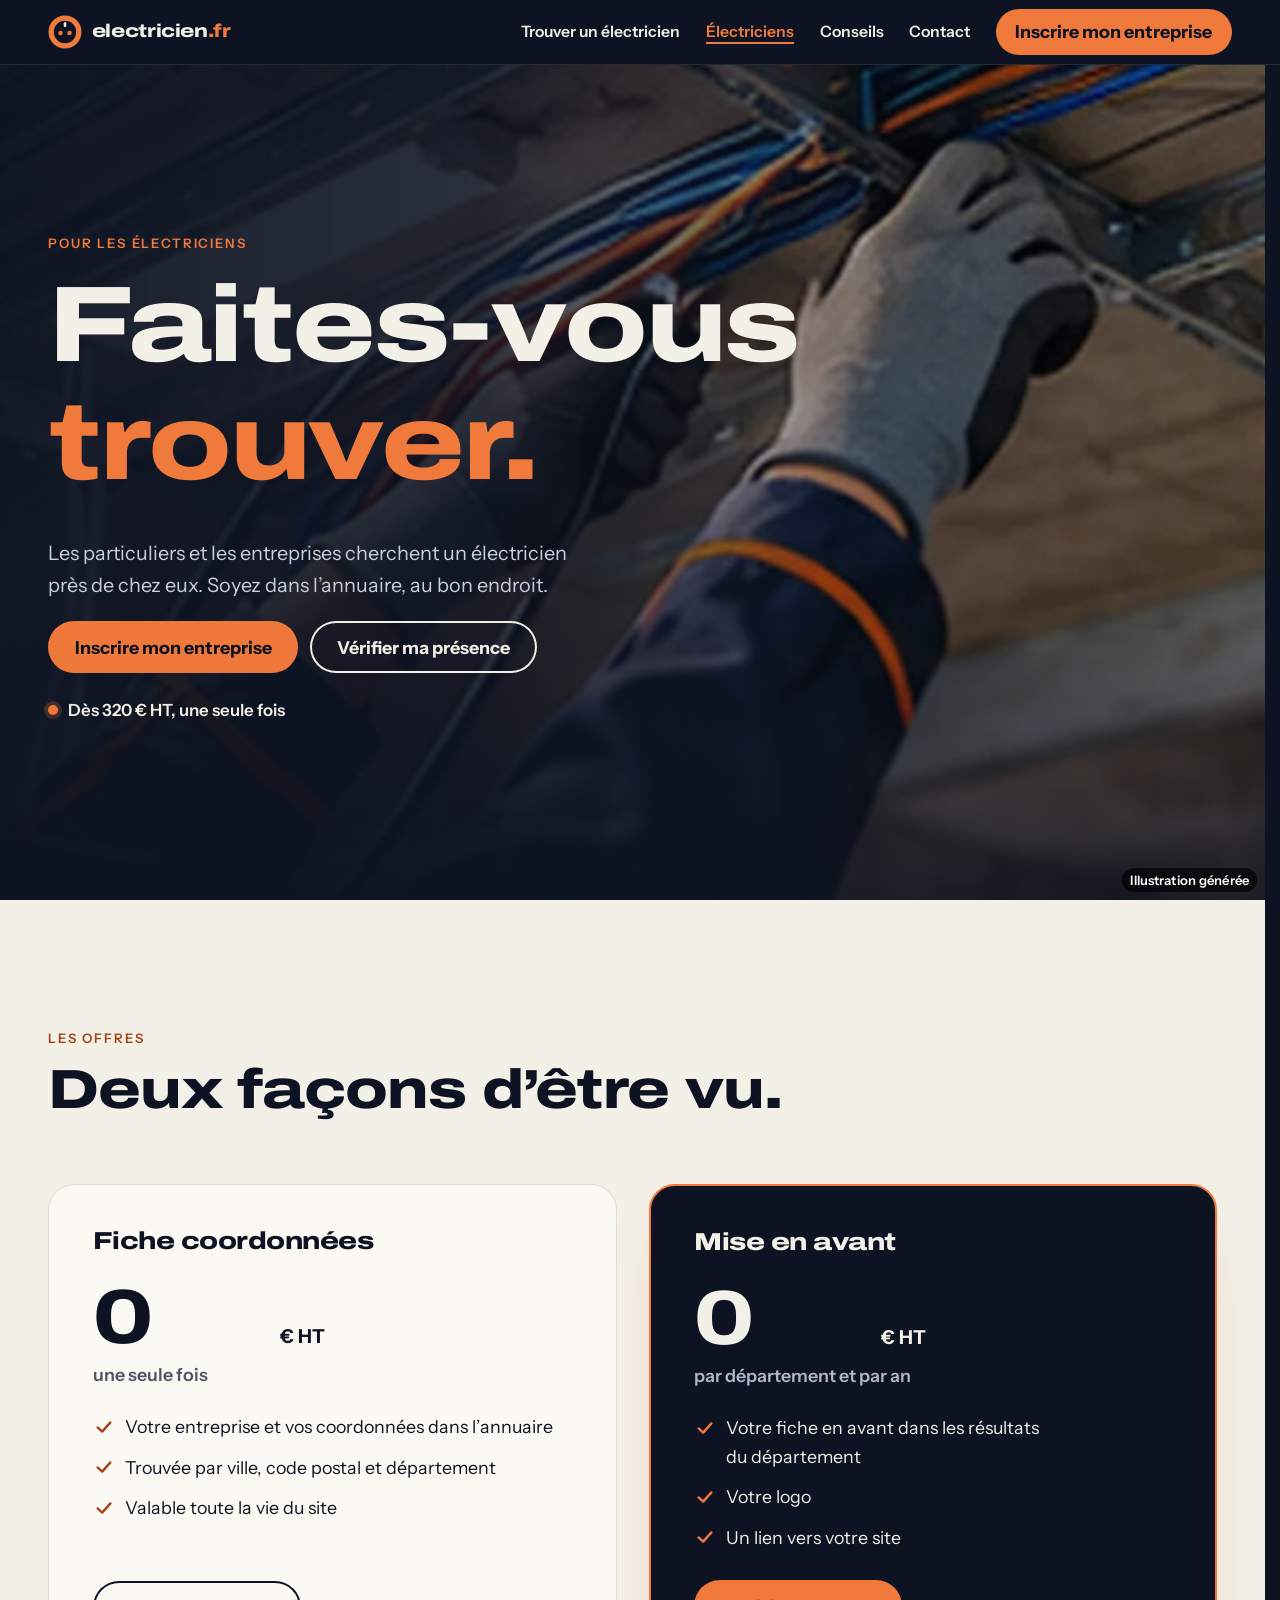
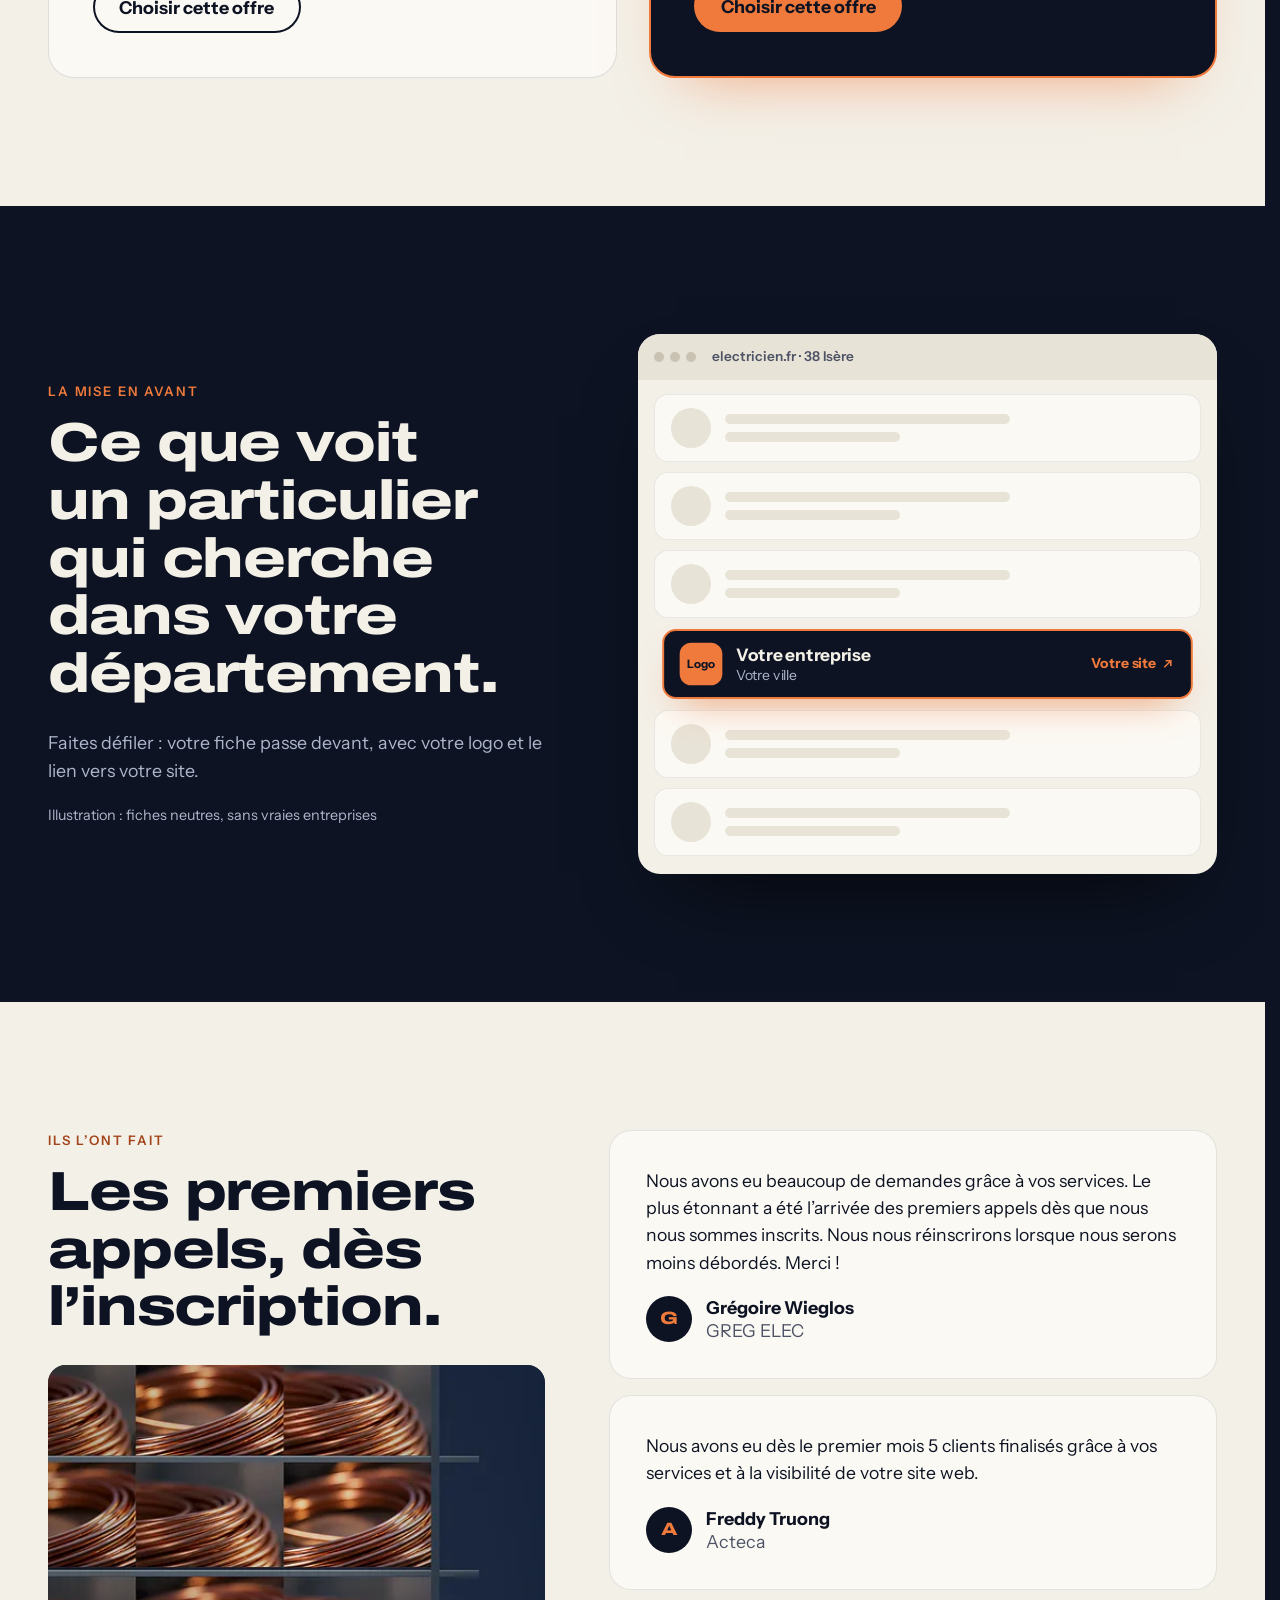
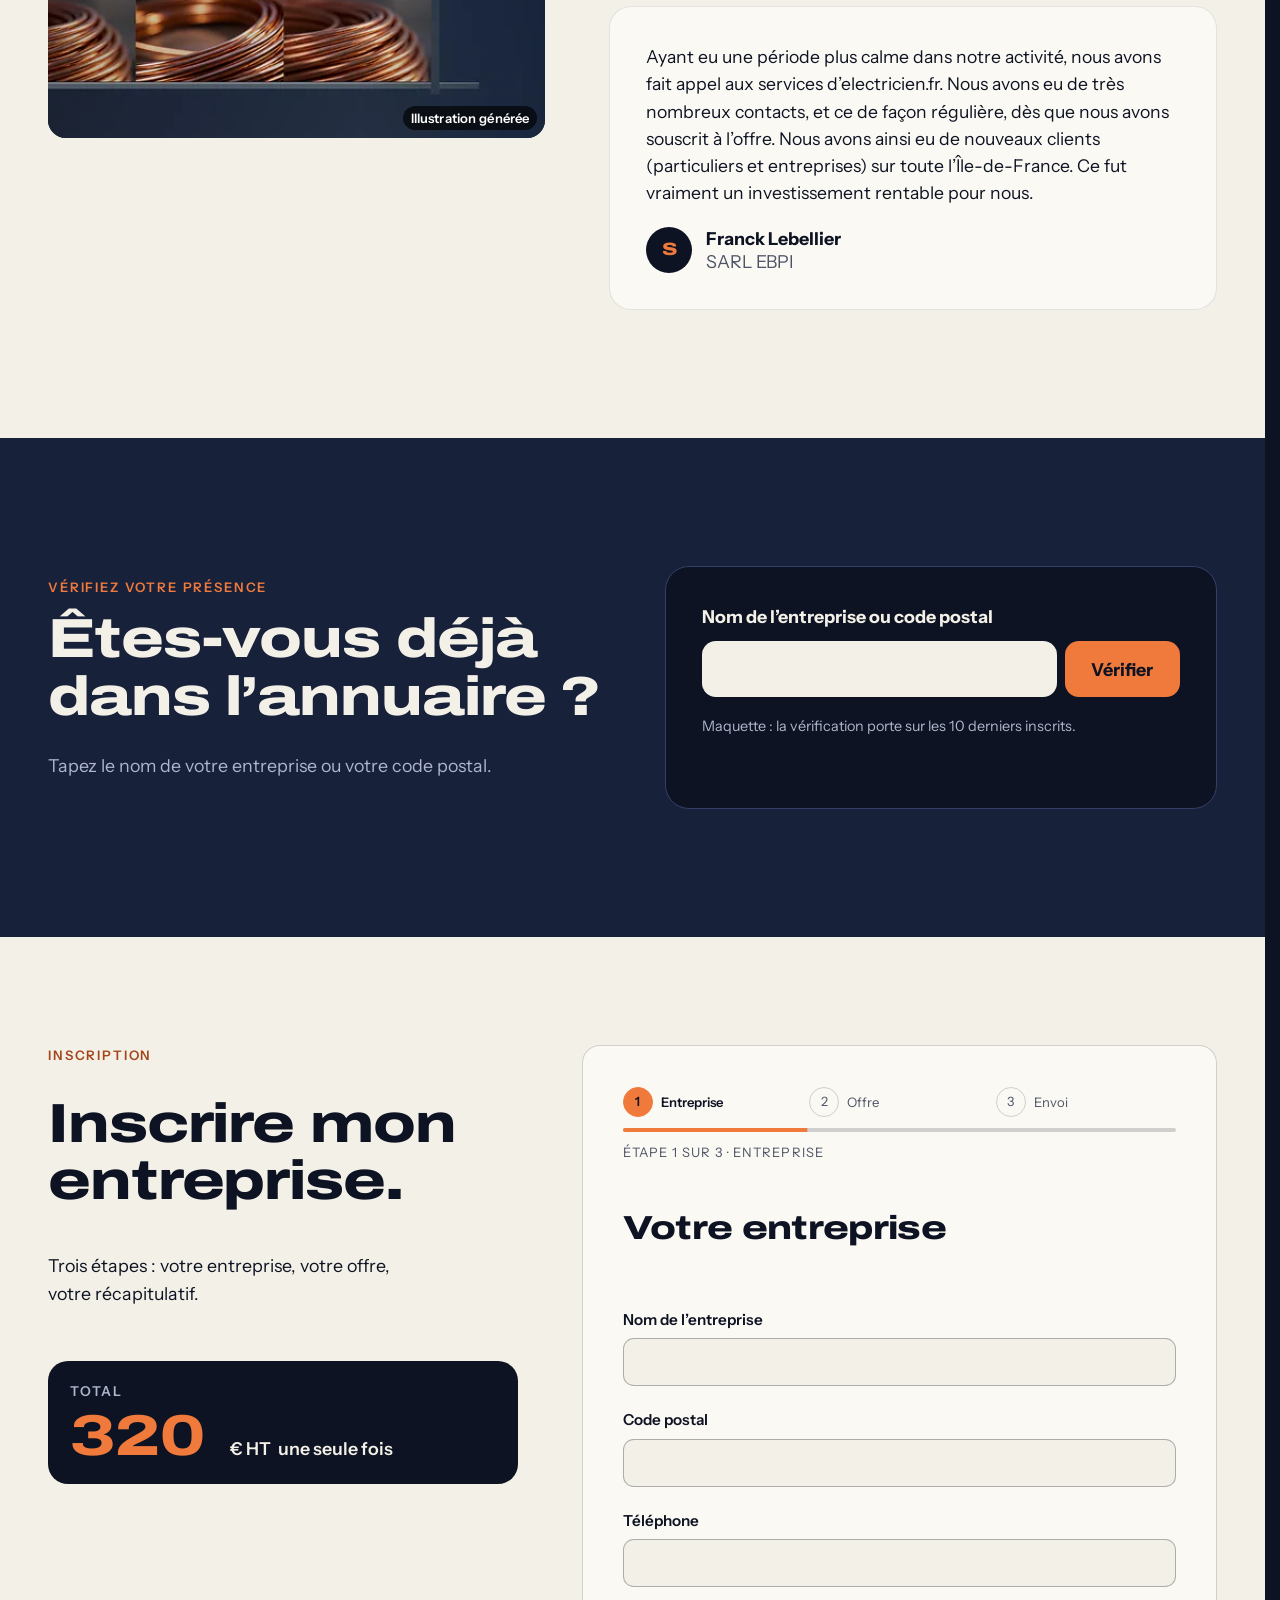
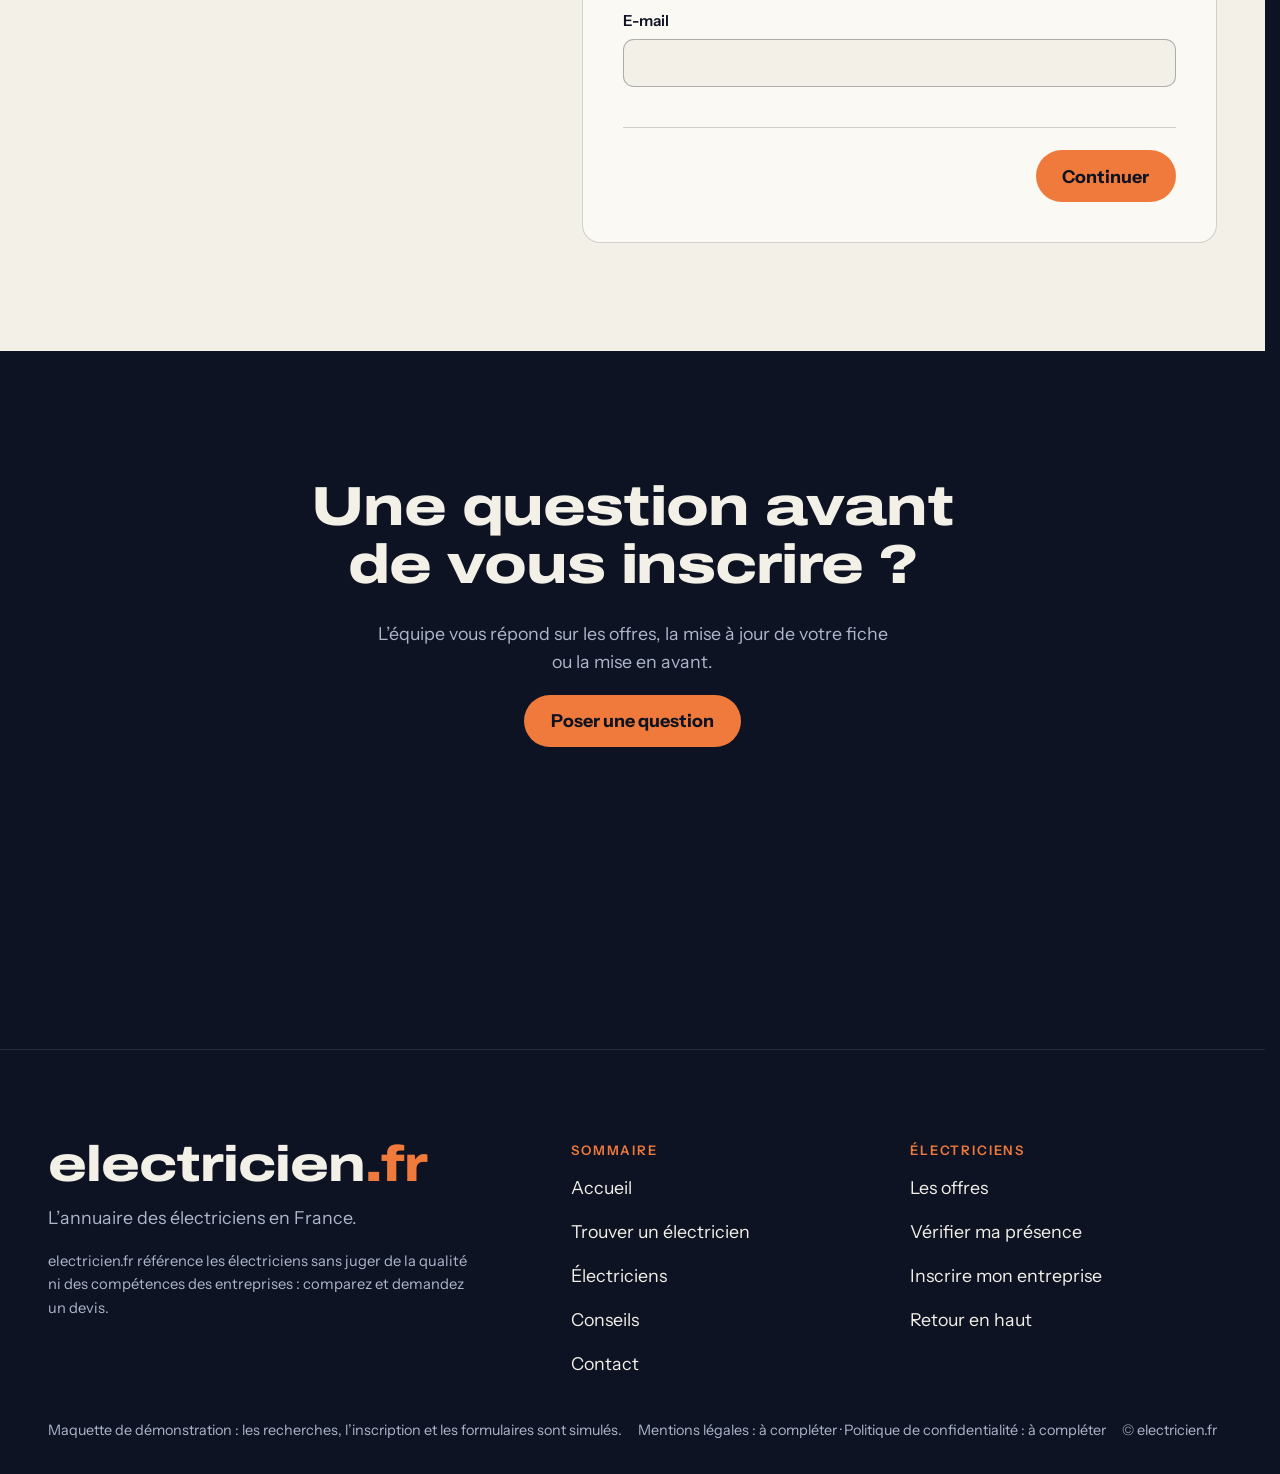
<file: electriciens.html>
<!doctype html>
<html lang="fr" data-v="1">
<head>
<meta charset="utf-8">
<meta name="viewport" content="width=device-width, initial-scale=1, viewport-fit=cover">
<title>Électriciens : rejoindre l’annuaire electricien.fr</title>
<meta name="description" content="Fiche coordonnées à 320 € HT ou mise en avant à 750 € HT par département et par an : faites-vous trouver par vos prochains clients.">
<meta name="robots" content="noindex, nofollow">
<link rel="canonical" href="https://electricien-fr-maquette.vercel.app/electriciens">
<style>:root{--fond:#0D1322;--texte:#F3F0E8;--voile-fond:#121A2E;--ouverture-fond:#0D1322;--menu-fond:#0D1322}:root { --entete-h: 72px; --barres-h: 0px; } html { background: var(--fond); color: var(--texte); scrollbar-gutter: stable; } body { margin: 0; background: var(--fond); } html.js:not(.secours):not([data-arrivee="retour"]) [data-anime] { opacity: 0; } html.js:not(.secours):not([data-arrivee="retour"]) [data-anime].vu { opacity: 1; } [data-voile] { position: fixed; inset: 0; z-index: 900; background: var(--voile-fond); transform: translateY(100%); visibility: hidden; pointer-events: none; } html[data-arrivee="voile"]:not(.voile-leve):not(.secours) [data-voile] { transform: none; visibility: visible; } html.secours [data-voile] { visibility: hidden !important; } .ouverture-panneau { position: fixed; inset: 0; z-index: 850; display: none; place-content: center; justify-items: center; background: var(--ouverture-fond, var(--voile-fond)); color: var(--fond); text-align: center; } html.js[data-arrivee="intro"]:not(.secours):not(.intro-finie) .ouverture-panneau { display: grid; } html.defilement-bloque, html.defilement-bloque body, html.js[data-arrivee="intro"]:not(.secours):not(.intro-finie), html.js[data-arrivee="intro"]:not(.secours):not(.intro-finie) body, html[data-arrivee="voile"]:not(.voile-leve):not(.secours), html[data-arrivee="voile"]:not(.voile-leve):not(.secours) body { overflow: hidden; } html.js[data-arrivee="intro"]:not(.secours):not(.intro-finie) { background-color: var(--ouverture-fond, var(--voile-fond)); } html[data-arrivee="voile"]:not(.voile-leve):not(.secours) { background-color: var(--voile-fond); }</style>
<script>(function () {
var d = document.documentElement, ss = null, ls = null;
try { ss = window.sessionStorage; ls = window.localStorage; } catch (e) {}
d.classList.add('js');
var nav = performance.getEntriesByType ? performance.getEntriesByType('navigation')[0] : null;
var type = nav ? nav.type : 'navigate';
var depart = null;
try { depart = JSON.parse(ss.getItem('socle:depart') || 'null'); ss.removeItem('socle:depart'); } catch (e) {}
if (depart && !(Date.now() - depart.t < 15000)) depart = null;
var mode = type === 'back_forward' ? 'retour' : type === 'reload' ? 'intro' : depart ? 'voile' : 'intro';
d.setAttribute('data-arrivee', mode);
if (mode === 'voile' && depart.couleur) d.style.setProperty('--voile-fond', depart.couleur);
if (type === 'reload' && 'scrollRestoration' in history) {
history.scrollRestoration = 'manual';
}
try {
var choisie = ls && ls.getItem('socle:langue');
var langue = (d.lang || '').slice(0, 2);
if (choisie && choisie !== langue && type === 'navigate' && !depart) {
var alt = document.querySelector('link[rel="alternate"][hreflang="' + choisie + '"]');
if (alt) location.replace(new URL(alt.href).pathname + location.search + location.hash);
}
} catch (e) {}
setTimeout(function () { if (!d.classList.contains('demarre')) d.classList.add('secours'); }, 2000);
})();</script>
<link rel="preload" href="/assets/fonts/archivo.woff2" as="font" type="font/woff2" crossorigin>
<link rel="preload" href="/assets/fonts/instrument-sans.woff2" as="font" type="font/woff2" crossorigin>
<link rel="stylesheet" href="/assets/css/socle.css?v=1">
<link rel="stylesheet" href="/assets/css/site.css?v=1">
<link rel="modulepreload" href="/assets/js/site.js?v=1">
<link rel="modulepreload" href="/assets/js/socle/index.js?v=1">
<script src="/assets/vendor/gsap.min.js" defer></script>
<script src="/assets/vendor/ScrollTrigger.min.js" defer></script>
<script src="/assets/vendor/SplitText.min.js" defer></script>
<script type="module" src="/assets/js/site.js?v=1"></script>
<meta name="theme-color" content="#0D1322">
<link rel="icon" href="/assets/images/favicon.svg" type="image/svg+xml">
<link rel="apple-touch-icon" href="/assets/images/apple-touch-icon.png">
<meta property="og:type" content="website">
<meta property="og:site_name" content="electricien.fr">
<meta property="og:locale" content="fr_FR">
<meta property="og:title" content="Électriciens : rejoindre l’annuaire electricien.fr">
<meta property="og:description" content="Fiche coordonnées à 320 € HT ou mise en avant à 750 € HT par département et par an : faites-vous trouver par vos prochains clients.">
<meta property="og:url" content="https://electricien-fr-maquette.vercel.app/electriciens">
<meta property="og:image" content="https://electricien-fr-maquette.vercel.app/assets/partage/electriciens-fr.jpg">
<meta property="og:image:width" content="1200">
<meta property="og:image:height" content="630">
<meta property="og:image:alt" content="Électriciens : rejoindre l’annuaire electricien.fr">
<meta name="twitter:card" content="summary_large_image">
<script type="application/ld+json">{"@context":"https://schema.org","@type":"WebSite","name":"electricien.fr","url":"https://electricien-fr-maquette.vercel.app/","description":"Annuaire des électriciens en France : recherche par région, département ou code postal.","inLanguage":"fr-FR"}</script>
</head>
<body id="haut">
<div data-voile data-forme="glisse" aria-hidden="true"><div class="voile-contenu"><img src="/assets/images/logo-clair.svg" alt="" width="56" height="56"><span data-voile-libelle>Électriciens</span></div></div>
<div class="ouverture-panneau" data-ouverture aria-hidden="true">
  <img class="ouverture-logo" src="/assets/images/logo-clair.svg" alt="" width="64" height="64" data-ouverture-objet>
  <p class="ouverture-nom marque">electricien<b>.fr</b></p>
  <span class="ouverture-trait"></span>
  <p class="ouverture-ligne">L’annuaire des électriciens</p>
</div>
<a class="evitement" href="#contenu">Aller au contenu</a>
<header data-entete>
  <div class="entete-rangee">
    <a class="entete-logo" href="/" data-libelle="Accueil">
      <img src="/assets/images/logo.svg" alt="" width="34" height="34"><span class="marque">electricien<b>.fr</b></span>
    </a>
    <nav data-nav aria-label="Navigation principale">
      <ul><li><a href="/trouver" data-libelle="Trouver un électricien">Trouver un électricien</a></li><li><a href="/electriciens" data-libelle="Électriciens" aria-current="page">Électriciens</a></li><li><a href="/conseils" data-libelle="Conseils">Conseils</a></li><li><a href="/contact" data-libelle="Contact">Contact</a></li></ul>
    </nav>
    <div class="entete-actions">
      <a class="bouton bouton--entete" href="/electriciens#inscription" data-libelle="Électriciens"><span class="long">Inscrire mon entreprise</span><span class="court" aria-hidden="true">S’inscrire</span></a>
      <button type="button" data-menu-bouton aria-controls="menu" aria-expanded="false" data-libelle-ouvrir="Menu" data-libelle-fermer="Fermer"><span data-libelle-bouton>Menu</span></button>
      <a class="menu-sansjs" href="#menu" data-menu-lien>Menu</a>
    </div>
  </div>
</header>
<script>/* Avant le premier affichage : rangées de la navigation (même règle que ajusterNav dans assets/js/socle/entete.js)
   et hauteur réelle de l'en-tête, pour que rien ne saute quand le JavaScript du site prend la main. */
(function () {
  var h = document.documentElement, u = document.querySelector('[data-nav] ul'), e = document.querySelector('[data-entete]');
  if (u) {
    var deborde = function () { return u.scrollWidth > u.clientWidth + 1; }, c = deborde();
    if (c && window.matchMedia('(min-width: 900px)').matches) {
      h.classList.add('nav-deux-rangees'); c = deborde();
      if (c) { h.classList.add('nav-deux-lignes'); var a = u.querySelector('a'); c = !a || u.getBoundingClientRect().height > a.getBoundingClientRect().height * 2.5; }
      if (c) h.classList.remove('nav-deux-rangees', 'nav-deux-lignes');
    }
    if (c) h.classList.add('nav-compacte');
  }
  if (e) h.style.setProperty('--entete-h', Math.round(e.getBoundingClientRect().height) + 'px');
})();</script>
<span id="menu-ferme" aria-hidden="true"></span>
<div id="menu" data-menu role="dialog" aria-modal="true" aria-label="Menu">
  <p class="menu-sansjs-fermer"><a href="#menu-ferme">Fermer</a></p>
  <ul><li style="--i:0"><a href="/" class="menu-lien" data-libelle="Accueil">Accueil</a></li><li style="--i:1"><a href="/trouver" class="menu-lien" data-libelle="Trouver un électricien">Trouver un électricien</a></li><li style="--i:2"><a href="/electriciens" class="menu-lien" data-libelle="Électriciens" aria-current="page">Électriciens</a></li><li style="--i:3"><a href="/conseils" class="menu-lien" data-libelle="Conseils">Conseils</a></li><li style="--i:4"><a href="/contact" class="menu-lien" data-libelle="Contact">Contact</a></li></ul>
  <p class="menu-actions"><a href="/trouver" class="bouton" data-libelle="Trouver un électricien">Trouver un électricien</a> <a href="/electriciens#inscription" class="bouton bouton--contour" data-libelle="Électriciens">Inscrire mon entreprise</a></p>
</div>
<main id="contenu" tabindex="-1">
<script type="application/json" id="donnees-annuaire">{"departements":[{"code":"01","nom":"Ain","region":"auvergne-rhone-alpes","c":[713,495]},{"code":"02","nom":"Aisne","region":"hauts-de-france","c":[591,152]},{"code":"03","nom":"Allier","region":"auvergne-rhone-alpes","c":[566,466]},{"code":"04","nom":"Alpes-de-Haute-Provence","region":"provence-alpes-cote-d-azur","c":[774,693]},{"code":"05","nom":"Hautes-Alpes","region":"provence-alpes-cote-d-azur","c":[775,638]},{"code":"06","nom":"Alpes-Maritimes","region":"provence-alpes-cote-d-azur","c":[834,710]},{"code":"07","nom":"Ardèche","region":"auvergne-rhone-alpes","c":[650,629]},{"code":"08","nom":"Ardennes","region":"grand-est","c":[664,146]},{"code":"09","nom":"Ariège","region":"occitanie","c":[450,811]},{"code":"10","nom":"Aube","region":"grand-est","c":[632,276]},{"code":"11","nom":"Aude","region":"occitanie","c":[512,793]},{"code":"12","nom":"Aveyron","region":"occitanie","c":[531,676]},{"code":"13","nom":"Bouches-du-Rhône","region":"provence-alpes-cote-d-azur","c":[695,749]},{"code":"14","nom":"Calvados","region":"normandie","c":[324,197]},{"code":"15","nom":"Cantal","region":"auvergne-rhone-alpes","c":[530,599]},{"code":"16","nom":"Charente","region":"nouvelle-aquitaine","c":[362,533]},{"code":"17","nom":"Charente-Maritime","region":"nouvelle-aquitaine","c":[304,528]},{"code":"18","nom":"Cher","region":"centre-val-de-loire","c":[518,399]},{"code":"19","nom":"Corrèze","region":"nouvelle-aquitaine","c":[476,569]},{"code":"21","nom":"Côte-d'Or","region":"bourgogne-franche-comte","c":[674,364]},{"code":"22","nom":"Côtes-d'Armor","region":"bretagne","c":[153,263]},{"code":"23","nom":"Creuse","region":"nouvelle-aquitaine","c":[486,496]},{"code":"24","nom":"Dordogne","region":"nouvelle-aquitaine","c":[399,594]},{"code":"25","nom":"Doubs","region":"bourgogne-franche-comte","c":[782,389]},{"code":"26","nom":"Drôme","region":"auvergne-rhone-alpes","c":[700,636]},{"code":"27","nom":"Eure","region":"normandie","c":[416,196]},{"code":"28","nom":"Eure-et-Loir","region":"centre-val-de-loire","c":[441,268]},{"code":"29","nom":"Finistère","region":"bretagne","c":[71,281]},{"code":"2A","nom":"Corse-du-Sud","region":"corse","c":[961,916]},{"code":"2B","nom":"Haute-Corse","region":"corse","c":[976,863]},{"code":"30","nom":"Gard","region":"occitanie","c":[633,704]},{"code":"31","nom":"Haute-Garonne","region":"occitanie","c":[428,767]},{"code":"32","nom":"Gers","region":"occitanie","c":[379,734]},{"code":"33","nom":"Gironde","region":"nouvelle-aquitaine","c":[309,622]},{"code":"34","nom":"Hérault","region":"occitanie","c":[578,745]},{"code":"35","nom":"Ille-et-Vilaine","region":"bretagne","c":[237,292]},{"code":"36","nom":"Indre","region":"centre-val-de-loire","c":[455,428]},{"code":"37","nom":"Indre-et-Loire","region":"centre-val-de-loire","c":[395,380]},{"code":"38","nom":"Isère","region":"auvergne-rhone-alpes","c":[728,578]},{"code":"39","nom":"Jura","region":"bourgogne-franche-comte","c":[737,432]},{"code":"40","nom":"Landes","region":"nouvelle-aquitaine","c":[294,707]},{"code":"41","nom":"Loir-et-Cher","region":"centre-val-de-loire","c":[445,344]},{"code":"42","nom":"Loire","region":"auvergne-rhone-alpes","c":[632,532]},{"code":"43","nom":"Haute-Loire","region":"auvergne-rhone-alpes","c":[608,592]},{"code":"44","nom":"Loire-Atlantique","region":"pays-de-la-loire","c":[233,370]},{"code":"45","nom":"Loiret","region":"centre-val-de-loire","c":[508,315]},{"code":"46","nom":"Lot","region":"occitanie","c":[458,641]},{"code":"47","nom":"Lot-et-Garonne","region":"nouvelle-aquitaine","c":[379,667]},{"code":"48","nom":"Lozère","region":"occitanie","c":[587,652]},{"code":"49","nom":"Maine-et-Loire","region":"pays-de-la-loire","c":[310,367]},{"code":"50","nom":"Manche","region":"normandie","c":[257,199]},{"code":"51","nom":"Marne","region":"grand-est","c":[637,212]},{"code":"52","nom":"Haute-Marne","region":"grand-est","c":[704,296]},{"code":"53","nom":"Mayenne","region":"pays-de-la-loire","c":[303,292]},{"code":"54","nom":"Meurthe-et-Moselle","region":"grand-est","c":[768,229]},{"code":"55","nom":"Meuse","region":"grand-est","c":[715,208]},{"code":"56","nom":"Morbihan","region":"bretagne","c":[157,321]},{"code":"57","nom":"Moselle","region":"grand-est","c":[802,204]},{"code":"58","nom":"Nièvre","region":"bourgogne-franche-comte","c":[587,394]},{"code":"59","nom":"Nord","region":"hauts-de-france","c":[567,63]},{"code":"60","nom":"Oise","region":"hauts-de-france","c":[514,167]},{"code":"61","nom":"Orne","region":"normandie","c":[357,245]},{"code":"62","nom":"Pas-de-Calais","region":"hauts-de-france","c":[504,59]},{"code":"63","nom":"Puy-de-Dôme","region":"auvergne-rhone-alpes","c":[562,532]},{"code":"64","nom":"Pyrénées-Atlantiques","region":"nouvelle-aquitaine","c":[296,777]},{"code":"65","nom":"Hautes-Pyrénées","region":"occitanie","c":[359,798]},{"code":"66","nom":"Pyrénées-Orientales","region":"occitanie","c":[520,843]},{"code":"67","nom":"Bas-Rhin","region":"grand-est","c":[863,240]},{"code":"68","nom":"Haut-Rhin","region":"grand-est","c":[844,321]},{"code":"69","nom":"Rhône","region":"auvergne-rhone-alpes","c":[664,518]},{"code":"70","nom":"Haute-Saône","region":"bourgogne-franche-comte","c":[763,342]},{"code":"71","nom":"Saône-et-Loire","region":"bourgogne-franche-comte","c":[658,441]},{"code":"72","nom":"Sarthe","region":"pays-de-la-loire","c":[363,307]},{"code":"73","nom":"Savoie","region":"auvergne-rhone-alpes","c":[788,557]},{"code":"74","nom":"Haute-Savoie","region":"auvergne-rhone-alpes","c":[786,502]},{"code":"75","nom":"Paris","region":"ile-de-france","c":[508,221]},{"code":"76","nom":"Seine-Maritime","region":"normandie","c":[418,142]},{"code":"77","nom":"Seine-et-Marne","region":"ile-de-france","c":[548,244]},{"code":"78","nom":"Yvelines","region":"ile-de-france","c":[474,226]},{"code":"79","nom":"Deux-Sèvres","region":"nouvelle-aquitaine","c":[326,450]},{"code":"80","nom":"Somme","region":"hauts-de-france","c":[503,112]},{"code":"81","nom":"Tarn","region":"occitanie","c":[496,725]},{"code":"82","nom":"Tarn-et-Garonne","region":"occitanie","c":[436,695]},{"code":"83","nom":"Var","region":"provence-alpes-cote-d-azur","c":[774,759]},{"code":"84","nom":"Vaucluse","region":"provence-alpes-cote-d-azur","c":[702,704]},{"code":"85","nom":"Vendée","region":"pays-de-la-loire","c":[260,438]},{"code":"86","nom":"Vienne","region":"nouvelle-aquitaine","c":[380,449]},{"code":"87","nom":"Haute-Vienne","region":"nouvelle-aquitaine","c":[432,516]},{"code":"88","nom":"Vosges","region":"grand-est","c":[784,287]},{"code":"89","nom":"Yonne","region":"bourgogne-franche-comte","c":[591,322]},{"code":"90","nom":"Territoire de Belfort","region":"bourgogne-franche-comte","c":[820,343]},{"code":"91","nom":"Essonne","region":"ile-de-france","c":[501,255]},{"code":"92","nom":"Hauts-de-Seine","region":"ile-de-france","c":[501,222]},{"code":"93","nom":"Seine-Saint-Denis","region":"ile-de-france","c":[517,215]},{"code":"94","nom":"Val-de-Marne","region":"ile-de-france","c":[516,229]},{"code":"95","nom":"Val-d'Oise","region":"ile-de-france","c":[493,199]}],"outremer":[{"code":"971","nom":"Guadeloupe"},{"code":"972","nom":"Martinique"},{"code":"973","nom":"Guyane"},{"code":"974","nom":"La Réunion"},{"code":"976","nom":"Mayotte"}],"regions":[{"id":"auvergne-rhone-alpes","nom":"Auvergne-Rhône-Alpes"},{"id":"bourgogne-franche-comte","nom":"Bourgogne-Franche-Comté"},{"id":"bretagne","nom":"Bretagne"},{"id":"centre-val-de-loire","nom":"Centre-Val de Loire"},{"id":"corse","nom":"Corse"},{"id":"grand-est","nom":"Grand Est"},{"id":"hauts-de-france","nom":"Hauts-de-France"},{"id":"ile-de-france","nom":"Île-de-France"},{"id":"normandie","nom":"Normandie"},{"id":"nouvelle-aquitaine","nom":"Nouvelle-Aquitaine"},{"id":"occitanie","nom":"Occitanie"},{"id":"pays-de-la-loire","nom":"Pays de la Loire"},{"id":"provence-alpes-cote-d-azur","nom":"Provence-Alpes-Côte d’Azur"},{"id":"outre-mer","nom":"Outre-mer"}],"inscrits":[{"nom":"Elec-baronnies","cp":"05150","ville":"Saint-André-de-Rosans","dep":"05"},{"nom":"RITIE SARL","cp":"28150","ville":"Boisville-la-Saint-Père","dep":"28"},{"nom":"SARL-MJE","cp":"31600","ville":"Seysses","dep":"31"},{"nom":"Sarl Nov’électric","cp":"38690","ville":"Le Grand-Lemps","dep":"38"},{"nom":"DATALAN / AMPHASE","cp":"94400","ville":"Vitry-sur-Seine","dep":"94"},{"nom":"AEG Vuadens","cp":"74500","ville":"Lugrin","dep":"74"},{"nom":"Philippe Bour","cp":"33140","ville":"Villenave-d’Ornon","dep":"33"},{"nom":"2CRISNAY, courants faibles","cp":"03200","ville":"Vichy","dep":"03"},{"nom":"ELEC-FR SERVICES","cp":"25370","ville":"Rochejean","dep":"25"},{"nom":"SARL CELEC","cp":"90140","ville":"Froidefontaine","dep":"90"}],"largeur":1000,"hauteur":965}</script>
<section class="ouv ouv--pros" id="debut">
  <figure class="media ouv-pros-media" data-grok data-fx="parallaxe" data-fx-force="10" data-iris-centre style="--cadrage:38% 40%;--cadrage-mobile:43% 41%">
  <picture><source media="(max-width: 760px) and (orientation: portrait)" srcset="/assets/images/grok/electriciens-chantier-mobile-640.webp 640w, /assets/images/grok/electriciens-chantier-mobile-1080.webp 1080w" sizes="100vw">
    <img src="/assets/images/grok/electriciens-chantier-1280.webp" srcset="/assets/images/grok/electriciens-chantier-640.webp 640w, /assets/images/grok/electriciens-chantier-1280.webp 1280w, /assets/images/grok/electriciens-chantier-1600.webp 1600w" sizes="100vw" alt="Électricien de dos tirant des câbles dans une pièce en rénovation" width="1280" height="720" fetchpriority="high" loading="eager" decoding="async">
  </picture><figcaption class="mention-ia">Illustration générée</figcaption>
</figure>
  <div class="conteneur ouv-pros-texte">
    <p class="surtitre" data-anime="gsap" data-entree>Pour les électriciens</p>
    <h1 class="titre-xxl"><span class="ligne-masque"><span class="intro-ligne" data-anime="gsap">Faites-vous</span></span><span class="ligne-masque"><span class="intro-ligne" data-anime="gsap"><em>trouver.</em></span></span></h1>
    <p class="ouv-chapo masque-ecran-bas" data-anime="gsap" data-entree>Les particuliers et les entreprises cherchent un électricien près de chez eux. Soyez dans l’annuaire, au bon endroit.</p>
    <p class="actions" data-anime="gsap" data-entree>
      <a class="bouton" href="#inscription" data-action-principale data-survol="magnetique">Inscrire mon entreprise</a>
      <a class="bouton bouton--contour bouton--clair" href="#presence">Vérifier ma présence</a>
    </p>
    <p class="info-cle info-cle--prix" data-info-cle data-anime="gsap" data-entree data-prix><span class="pastille" aria-hidden="true"></span>Dès 320 € HT, une seule fois</p>
  </div>
</section>
<section class="section clair offres" id="offres">
  <div class="conteneur">
    <div class="tete-section">
      <p class="surtitre" data-anime>Les offres</p>
      <h2 class="titre-l" data-anime="lignes">Deux façons d’être vu.</h2>
    </div>
    <ul class="offres-grille" data-anime="cascade">
      <li class="offre offre--fiche"><div class="offre-corps" data-survol="incline" data-survol-force="3">
        <h3>Fiche coordonnées</h3>
        <p class="offre-prix" data-prix><strong class="chiffre" data-compteur="320">320</strong> <span>€ HT</span></p>
        <p class="offre-rythme">une seule fois</p>
        <ul class="offre-liste"><li><svg class="coche" viewBox="0 0 24 24" aria-hidden="true"><path d="M5 12.5 10 17l9-10"/></svg>Votre entreprise et vos coordonnées dans l’annuaire</li><li><svg class="coche" viewBox="0 0 24 24" aria-hidden="true"><path d="M5 12.5 10 17l9-10"/></svg>Trouvée par ville, code postal et département</li><li><svg class="coche" viewBox="0 0 24 24" aria-hidden="true"><path d="M5 12.5 10 17l9-10"/></svg>Valable toute la vie du site</li></ul>
        <a class="bouton bouton--contour" href="?offre=fiche#inscription" data-offre-lien="fiche" data-sans-transition>Choisir cette offre</a>
      </div></li><li class="offre offre--avant"><div class="offre-corps" data-survol="incline" data-survol-force="3">
        <h3>Mise en avant</h3>
        <p class="offre-prix" data-prix><strong class="chiffre" data-compteur="750">750</strong> <span>€ HT</span></p>
        <p class="offre-rythme">par département et par an</p>
        <ul class="offre-liste"><li><svg class="coche" viewBox="0 0 24 24" aria-hidden="true"><path d="M5 12.5 10 17l9-10"/></svg>Votre fiche en avant dans les résultats du département</li><li><svg class="coche" viewBox="0 0 24 24" aria-hidden="true"><path d="M5 12.5 10 17l9-10"/></svg>Votre logo</li><li><svg class="coche" viewBox="0 0 24 24" aria-hidden="true"><path d="M5 12.5 10 17l9-10"/></svg>Un lien vers votre site</li></ul>
        <a class="bouton" href="?offre=avant#inscription" data-offre-lien="avant" data-sans-transition>Choisir cette offre</a>
      </div></li>
    </ul>
  </div>
</section>
<section class="section demo" id="mise-en-avant">
  <div class="conteneur demo-grille">
    <div class="demo-texte">
      <p class="surtitre" data-anime>La mise en avant</p>
      <h2 class="titre-l" data-anime="lignes">Ce que voit un particulier qui cherche dans votre département.</h2>
      <p data-anime>Faites défiler : votre fiche passe devant, avec votre logo et le lien vers votre site.</p>
      <p class="mention-demo" data-anime>Illustration : fiches neutres, sans vraies entreprises</p>
    </div>
    <div class="demo-ecran" data-visuel data-demo>
      <div class="demo-barre" aria-hidden="true"><span></span><span></span><span></span><p>electricien.fr · 38 Isère</p></div>
      <ol class="demo-liste" aria-label="Illustration : fiches neutres, sans vraies entreprises">
        <li class="demo-fiche demo-fiche--neutre" aria-hidden="true"><span class="demo-rond"></span><span class="demo-lignes"><span></span><span></span></span></li><li class="demo-fiche demo-fiche--neutre" aria-hidden="true"><span class="demo-rond"></span><span class="demo-lignes"><span></span><span></span></span></li><li class="demo-fiche demo-fiche--neutre" aria-hidden="true"><span class="demo-rond"></span><span class="demo-lignes"><span></span><span></span></span></li>
        <li class="demo-fiche demo-fiche--vous" data-effet="mise-en-avant" data-superpose>
          <span class="demo-logo">Logo</span>
          <span class="demo-vous"><strong>Votre entreprise</strong><span>Votre ville</span></span>
          <span class="demo-site">Votre site <svg viewBox="0 0 24 24" aria-hidden="true"><path d="M7 17 17 7M9 7h8v8"/></svg></span>
        </li>
        <li class="demo-fiche demo-fiche--neutre" aria-hidden="true"><span class="demo-rond"></span><span class="demo-lignes"><span></span><span></span></span></li><li class="demo-fiche demo-fiche--neutre" aria-hidden="true"><span class="demo-rond"></span><span class="demo-lignes"><span></span><span></span></span></li>
      </ol>
    </div>
  </div>
</section>
<section class="section clair temoignages" id="temoignages">
  <div class="conteneur temoignages-grille">
    <div class="temoignages-tete">
      <p class="surtitre" data-anime>Ils l’ont fait</p>
      <h2 class="titre-l" data-anime="lignes">Les premiers appels, dès l’inscription.</h2>
      <figure class="media temoignages-media" data-grok data-fx="parallaxe" data-fx-force="10" style="--cadrage:44% 51%">
  <picture>
    <img src="/assets/images/grok/electriciens-atelier-1280.webp" srcset="/assets/images/grok/electriciens-atelier-640.webp 640w, /assets/images/grok/electriciens-atelier-1280.webp 1280w, /assets/images/grok/electriciens-atelier-1536.webp 1536w" sizes="(max-width: 760px) 88vw, 36vw" alt="Bobines de câbles rangées dans un atelier" width="1280" height="853" loading="lazy" decoding="async">
  </picture><figcaption class="mention-ia">Illustration générée</figcaption>
</figure>
    </div>
    <ul class="temoignages-liste" data-anime="cascade">
      <li><figure class="temoignage">
        <blockquote><p>Nous avons eu beaucoup de demandes grâce à vos services. Le plus étonnant a été l’arrivée des premiers appels dès que nous nous sommes inscrits. Nous nous réinscrirons lorsque nous serons moins débordés. Merci !</p></blockquote>
        <figcaption><span class="temoignage-initiale" aria-hidden="true">G</span><span><strong>Grégoire Wieglos</strong><br>GREG ELEC</span></figcaption>
      </figure></li><li><figure class="temoignage">
        <blockquote><p>Nous avons eu dès le premier mois 5 clients finalisés grâce à vos services et à la visibilité de votre site web.</p></blockquote>
        <figcaption><span class="temoignage-initiale" aria-hidden="true">A</span><span><strong>Freddy Truong</strong><br>Acteca</span></figcaption>
      </figure></li><li><figure class="temoignage">
        <blockquote><p>Ayant eu une période plus calme dans notre activité, nous avons fait appel aux services d’electricien.fr. Nous avons eu de très nombreux contacts, et ce de façon régulière, dès que nous avons souscrit à l’offre. Nous avons ainsi eu de nouveaux clients (particuliers et entreprises) sur toute l’Île-de-France. Ce fut vraiment un investissement rentable pour nous.</p></blockquote>
        <figcaption><span class="temoignage-initiale" aria-hidden="true">S</span><span><strong>Franck Lebellier</strong><br>SARL EBPI</span></figcaption>
      </figure></li>
    </ul>
  </div>
</section>
<section class="section presence" id="presence">
  <div class="conteneur presence-grille">
    <div>
      <p class="surtitre" data-anime>Vérifiez votre présence</p>
      <h2 class="titre-l" data-anime="lignes">Êtes-vous déjà dans l’annuaire ?</h2>
      <p data-anime>Tapez le nom de votre entreprise ou votre code postal.</p>
    </div>
    <div class="presence-outil" data-anime data-visuel>
      <form class="presence-form" data-presence novalidate>
        <label for="presence-champ">Nom de l’entreprise ou code postal</label>
        <div class="presence-ligne">
          <input id="presence-champ" type="search" autocomplete="organization" required>
          <button class="bouton" type="submit">Vérifier</button>
        </div>
      </form>
      <div class="presence-reponse" data-presence-reponse aria-live="polite"><p class="mention-demo">Maquette : la vérification porte sur les 10 derniers inscrits.</p></div>
      <template data-presence-textes data-trouve="Bonne nouvelle : votre entreprise est référencée." data-absent="Nous ne trouvons pas cette entreprise dans la maquette, qui ne contient que les 10 derniers inscrits. Inscrivez-vous ci-dessous."></template>
    </div>
  </div>
</section>
<section class="section clair inscription fpe" id="inscription" data-module="formulaire-par-etapes">
  <div class="conteneur inscription-grille">
    <div class="fpe__tete">
      <p class="surtitre" data-anime>Inscription</p>
      <h2 class="titre-l" data-anime="lignes">Inscrire mon entreprise.</h2>
      <p data-anime>Trois étapes : votre entreprise, votre offre, votre récapitulatif.</p>
      <div class="inscription-total" data-total data-anime data-prix>
        <p class="inscription-total-libelle">Total</p>
        <p class="inscription-total-valeur"><strong class="chiffre" data-total-valeur>320</strong> <span>€ HT</span> <span data-total-rythme>une seule fois</span></p>
      </div>
    </div>
    <div class="fpe__carton" data-anime>
      <form class="fpe__form" novalidate data-inscription>
        <fieldset class="fpe__etape" data-etape="Entreprise">
          <legend class="fpe__legende"><h3 class="fpe__titre" tabindex="-1">Votre entreprise</h3></legend>
          <div class="fpe__champ"><label for="i-nom">Nom de l’entreprise</label><input id="i-nom" name="nom" required autocomplete="organization" data-libelle="Nom de l’entreprise" data-message="Indiquez le nom de votre entreprise."></div>
          <div class="fpe__champ"><label for="i-cp">Code postal</label><input id="i-cp" name="cp" required inputmode="numeric" pattern="[0-9]{5}" maxlength="5" autocomplete="postal-code" data-libelle="Code postal" data-message="Indiquez un code postal à 5 chiffres."></div>
          <div class="fpe__champ"><label for="i-tel">Téléphone</label><input id="i-tel" name="telephone" type="tel" required pattern="[0-9 .+]{10,17}" autocomplete="tel" data-libelle="Téléphone" data-message="Indiquez un numéro de téléphone à 10 chiffres."></div>
          <div class="fpe__champ"><label for="i-email">E-mail</label><input id="i-email" name="email" type="email" required autocomplete="email" data-libelle="E-mail" data-message="Indiquez une adresse e-mail valide."></div>
        </fieldset>
        <fieldset class="fpe__etape" data-etape="Offre">
          <legend class="fpe__legende"><h3 class="fpe__titre" tabindex="-1">Votre offre</h3></legend>
          <div class="fpe__groupe fpe__cartes" data-libelle="Offre choisie">
            <label class="fpe__carte"><input type="radio" name="offre" value="fiche" checked required>
              <svg class="fpe__icone" viewBox="0 0 32 32" aria-hidden="true"><rect x="6" y="5" width="20" height="22" rx="3"/><path d="M11 12h10M11 17h10M11 22h6"/></svg>
              <span class="fpe__carte-titre">Fiche coordonnées</span><span class="fpe__carte-texte">320 € HT, une seule fois</span></label>
            <label class="fpe__carte"><input type="radio" name="offre" value="avant">
              <svg class="fpe__icone" viewBox="0 0 32 32" aria-hidden="true"><path d="M16 4l3.5 7.4 8 1-5.9 5.5 1.5 8L16 22l-7.1 3.9 1.5-8L4.5 12.4l8-1z"/></svg>
              <span class="fpe__carte-titre">Mise en avant</span><span class="fpe__carte-texte">750 € HT par département et par an</span></label>
          </div>
          <div class="fpe__champ" data-champ-deps hidden><label for="i-deps">Départements de la mise en avant</label><input id="i-deps" name="departements" inputmode="numeric" aria-describedby="i-deps-aide" pattern="\s*(\d{2,3}|2[ABab])(\s*,\s*(\d{2,3}|2[ABab]))*\s*" data-libelle="Départements de la mise en avant" data-message="Indiquez au moins un numéro de département."><p class="fpe__aide" id="i-deps-aide">Numéros séparés par des virgules, par exemple 38, 73</p></div>
        </fieldset>
        <fieldset class="fpe__etape" data-etape="Envoi" data-recap>
          <legend class="fpe__legende"><h3 class="fpe__titre" tabindex="-1">Récapitulatif</h3></legend>
          <div class="fpe__recap"></div>
          <p class="mention-donnees">Vos coordonnées servent seulement à traiter votre inscription. Politique de confidentialité : à compléter.</p>
        </fieldset>
        <div class="fpe__nav"><button type="button" class="bouton bouton--contour" data-precedent>Retour</button><button type="button" class="bouton" data-suivant>Continuer</button><button type="submit" class="bouton">Envoyer ma demande</button></div>
      </form>
      <div class="fpe__fin" hidden tabindex="-1"><h3>Inscrire mon entreprise.</h3><p data-resume></p><p class="mention-demo">Maquette : rien n’a été envoyé. Sur le site, l’inscription sera transmise à l’équipe d’electricien.fr.</p><button type="button" class="bouton bouton--contour" data-recommencer>Retour</button></div>
    </div>
  </div>
</section>
<section class="section appel" id="fin">
  <div class="conteneur appel-corps">
    <h2 class="titre-l" data-anime="lignes">Une question avant de vous inscrire ?</h2>
    <p data-anime>L’équipe vous répond sur les offres, la mise à jour de votre fiche ou la mise en avant.</p>
    <p class="actions" data-anime><a href="/contact?sujet=inscription#formulaire" class="bouton" data-libelle="Contact" data-survol="magnetique">Poser une question</a></p>
  </div>
  <svg class="appel-trait" viewBox="0 0 1200 120" preserveAspectRatio="none" aria-hidden="true" data-fx="trace"><path d="M0 40 C 240 40 300 100 480 100 S 760 20 920 50 S 1100 90 1200 80" fill="none" stroke="currentColor" stroke-width="3" stroke-linecap="round"/></svg>
</section>
</main>
<footer class="pied" id="pied">
  <div class="conteneur pied-grille">
    <div class="pied-marque">
      <p class="marque marque--grande">electricien<b>.fr</b></p>
      <p>L’annuaire des électriciens en France.</p>
      <p class="pied-avertissement">electricien.fr référence les électriciens sans juger de la qualité ni des compétences des entreprises : comparez et demandez un devis.</p>
    </div>
    <nav aria-label="Sommaire">
      <p class="pied-titre">Sommaire</p>
      <ul><li><a href="/" data-libelle="Accueil">Accueil</a></li><li><a href="/trouver" data-libelle="Trouver un électricien">Trouver un électricien</a></li><li><a href="/electriciens" data-libelle="Électriciens" aria-current="page">Électriciens</a></li><li><a href="/conseils" data-libelle="Conseils">Conseils</a></li><li><a href="/contact" data-libelle="Contact">Contact</a></li></ul>
    </nav>
    <div>
      <p class="pied-titre">Électriciens</p>
      <ul>
        <li><a href="/electriciens#offres" data-libelle="Électriciens">Les offres</a></li>
        <li><a href="/electriciens#presence" data-libelle="Électriciens">Vérifier ma présence</a></li>
        <li><a href="/electriciens#inscription" data-libelle="Électriciens">Inscrire mon entreprise</a></li>
        <li><a href="#haut" data-sans-transition>Retour en haut</a></li>
      </ul>
    </div>
  </div>
  <div class="conteneur pied-bas"><p>Maquette de démonstration : les recherches, l’inscription et les formulaires sont simulés.</p><p>Mentions légales : à compléter · Politique de confidentialité : à compléter</p><p>© electricien.fr</p></div>
</footer>
<div data-barre-fixe>
  <a href="/trouver" class="bouton" data-libelle="Trouver un électricien">Trouver</a>
  <a href="/electriciens" class="bouton bouton--contour" data-libelle="Électriciens" aria-current="page">Électriciens</a>
</div>
</body>
</html>
</file>
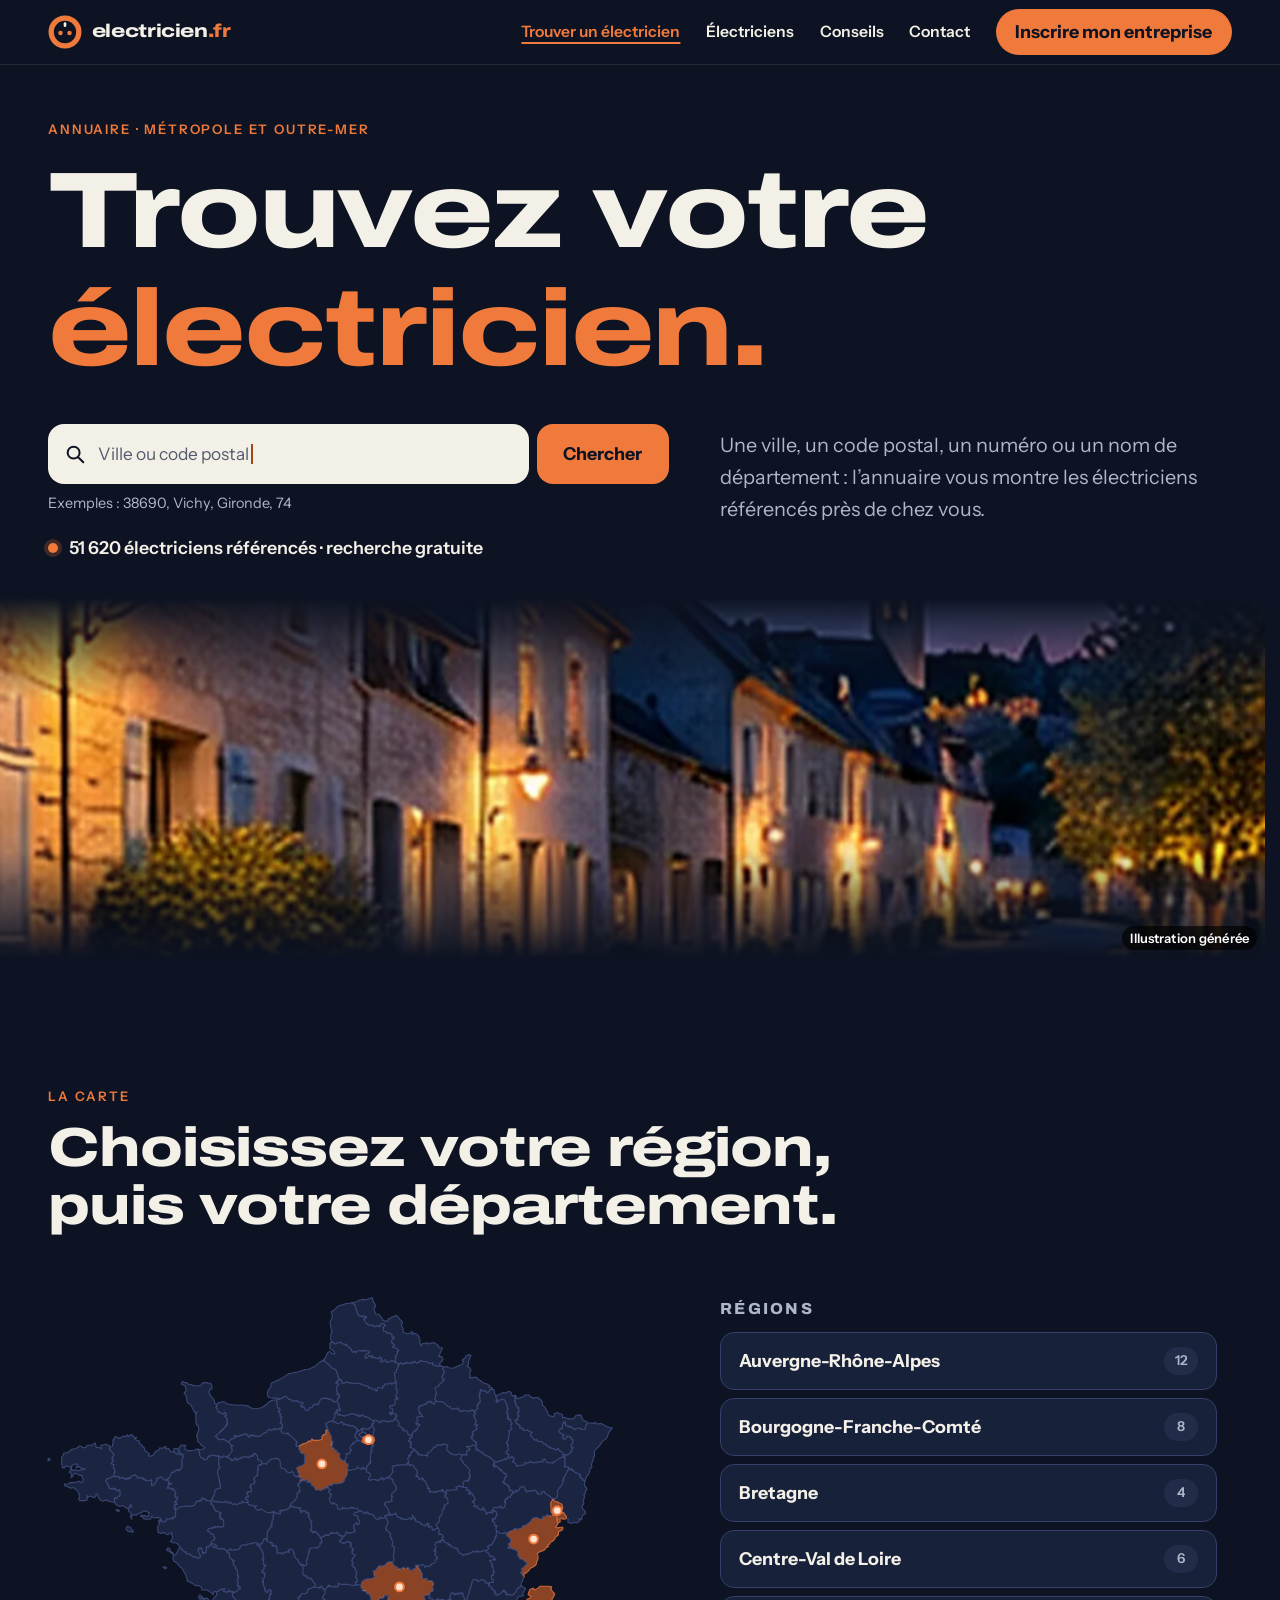
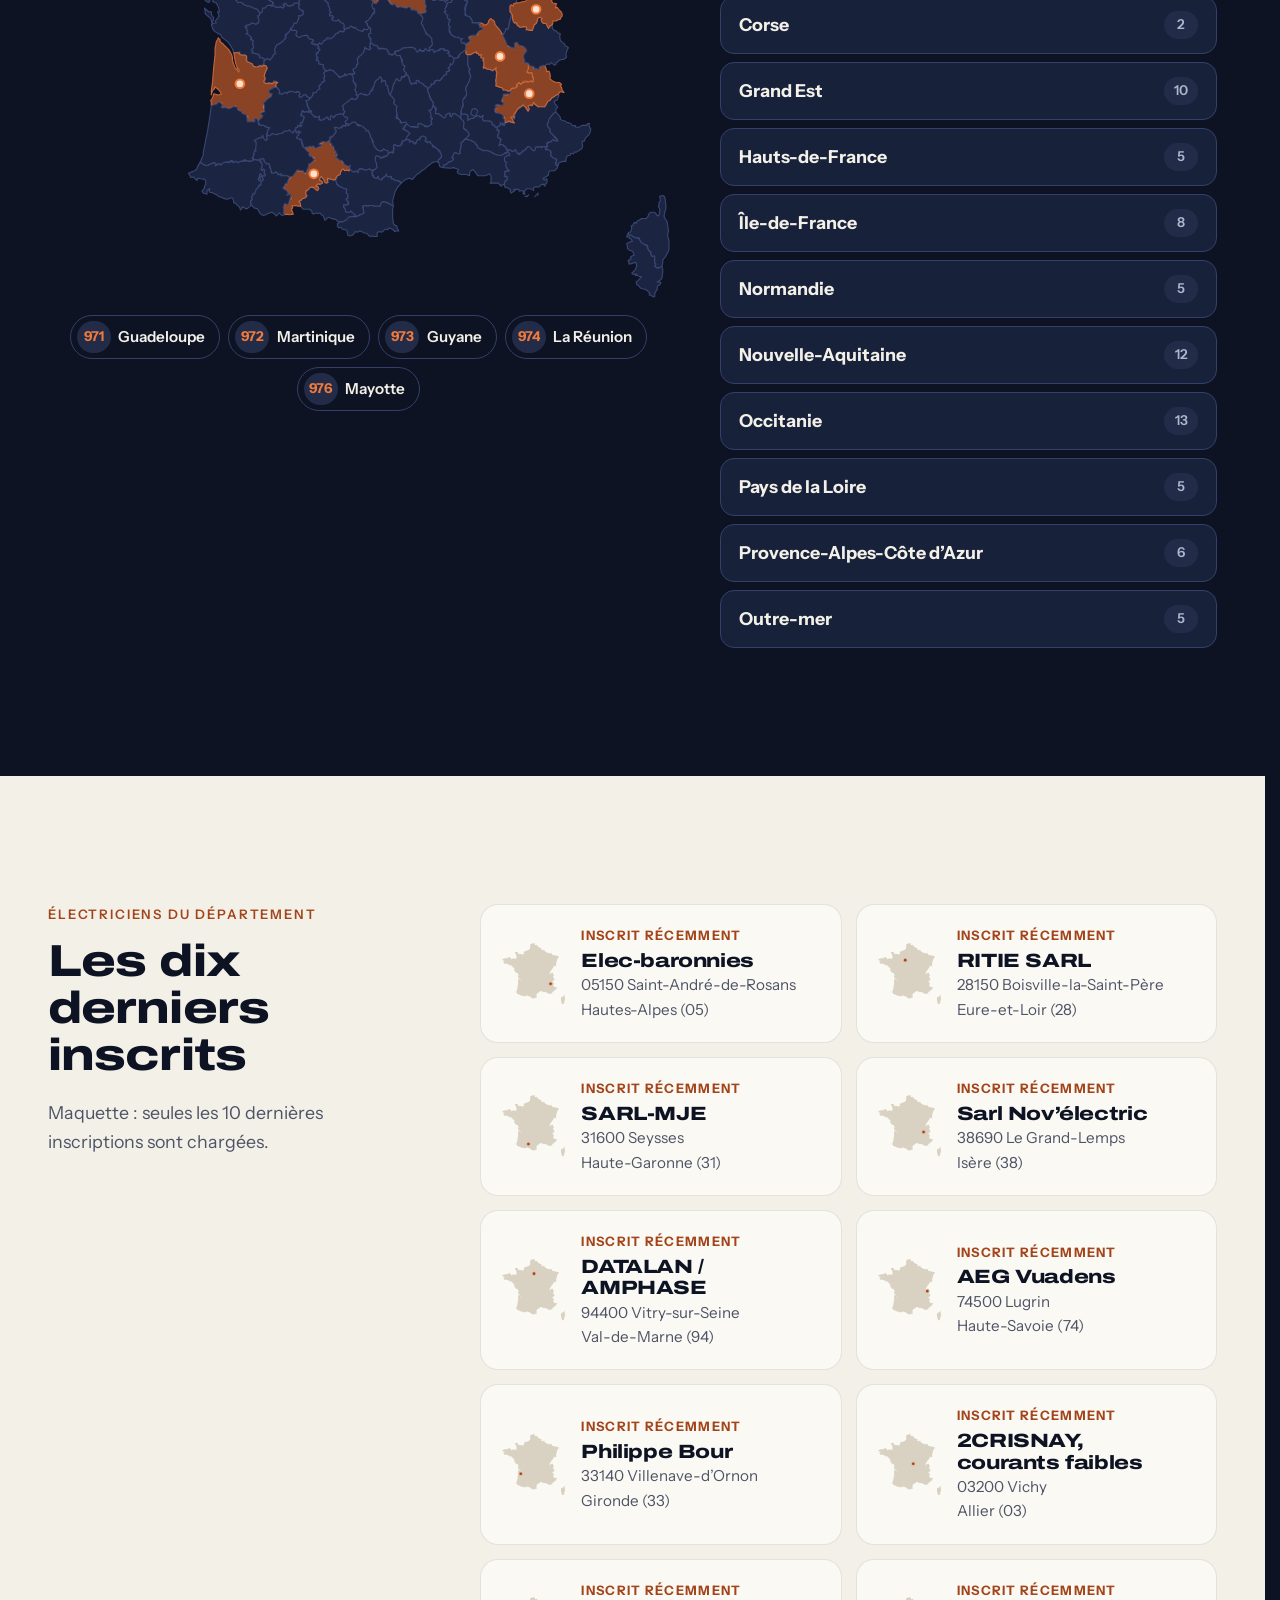
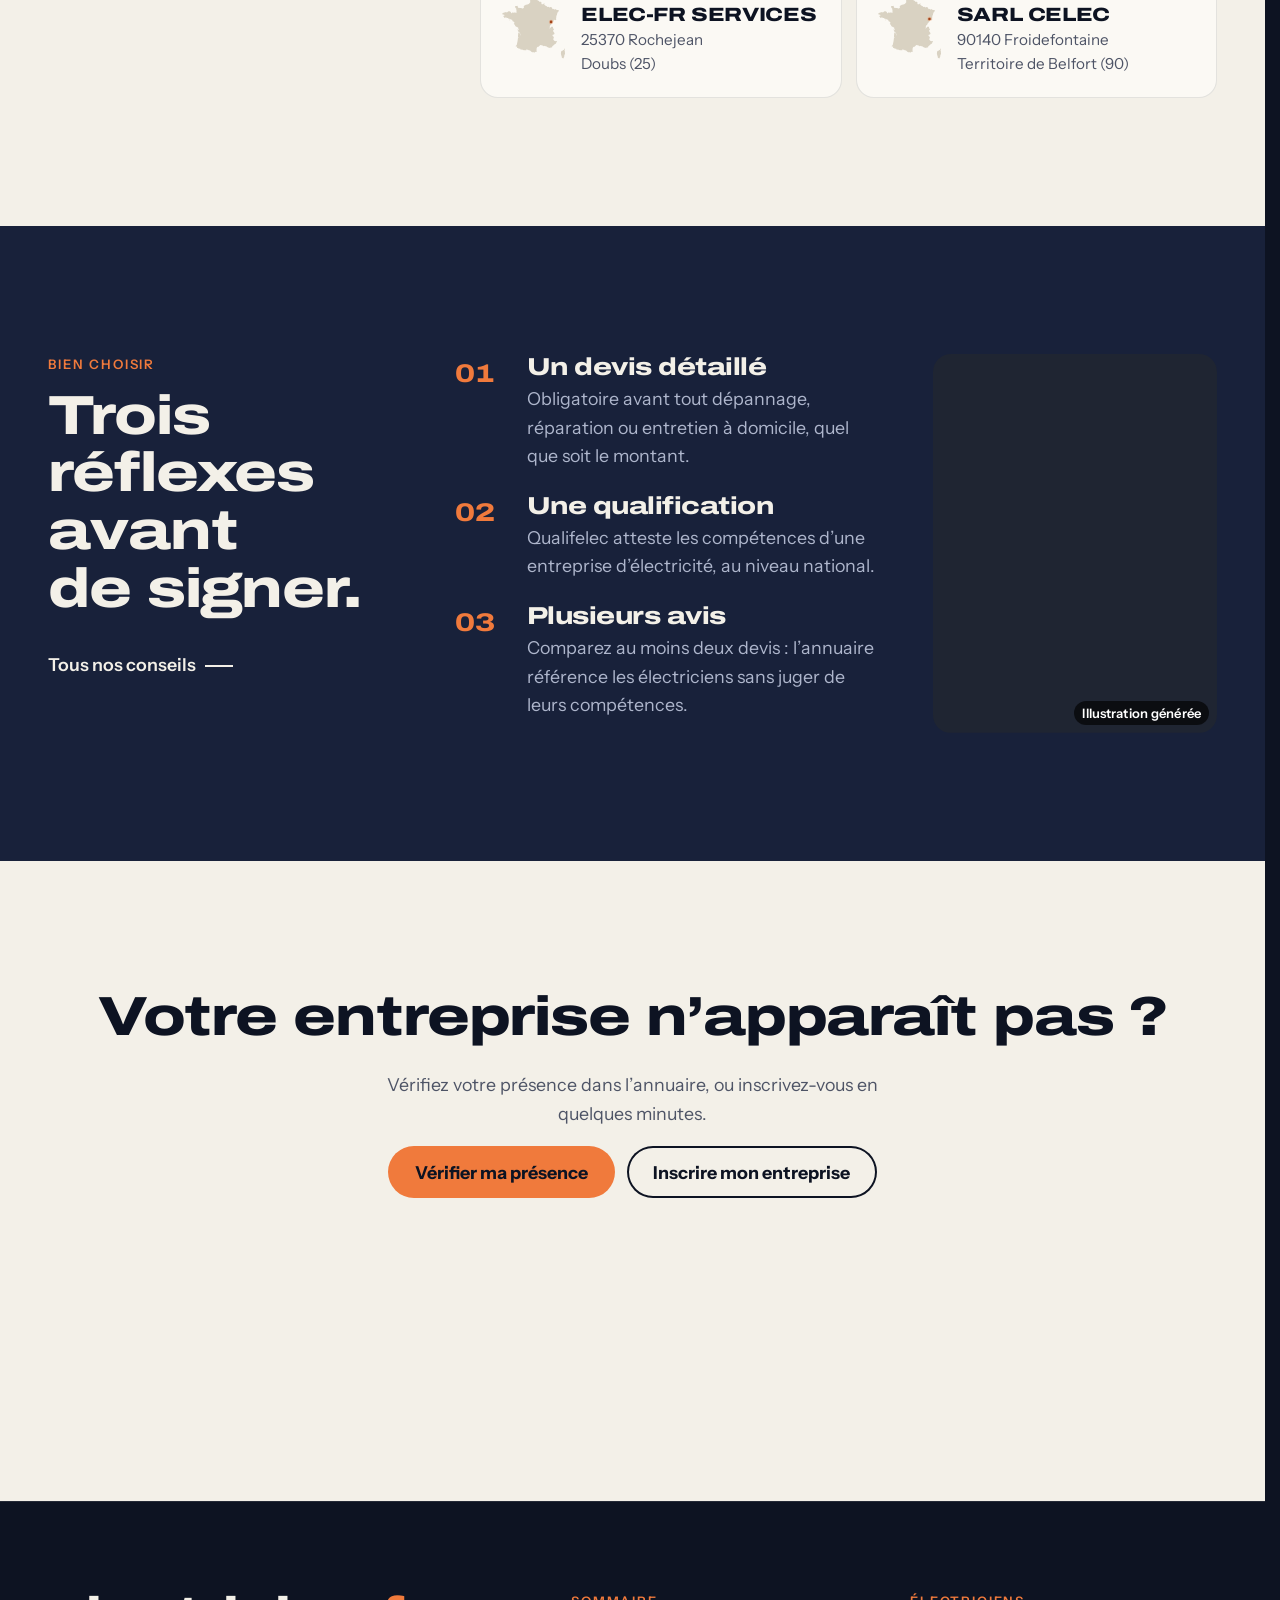
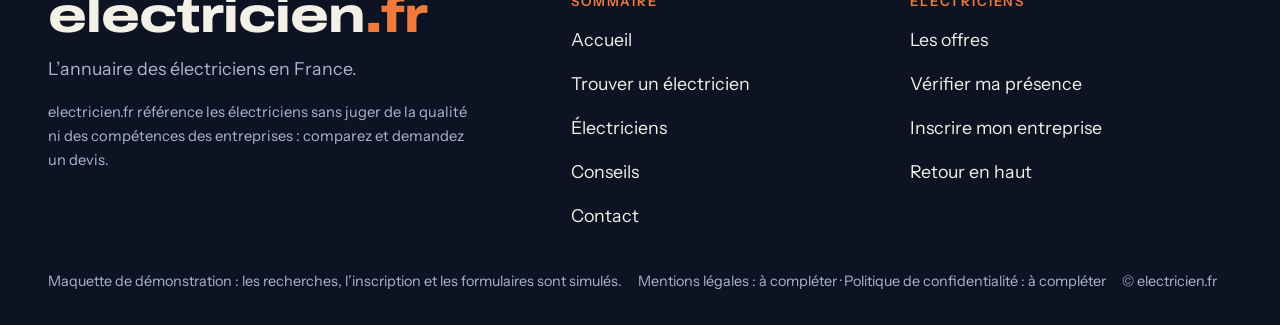
<file: trouver.html>
<!doctype html>
<html lang="fr" data-v="1">
<head>
<meta charset="utf-8">
<meta name="viewport" content="width=device-width, initial-scale=1, viewport-fit=cover">
<title>Trouver un électricien par département : electricien.fr</title>
<meta name="description" content="Cherchez un électricien par ville, code postal, département ou région, en métropole et en outre-mer.">
<meta name="robots" content="noindex, nofollow">
<link rel="canonical" href="https://electricien-fr-maquette.vercel.app/trouver">
<style>:root{--fond:#0D1322;--texte:#F3F0E8;--voile-fond:#121A2E;--ouverture-fond:#0D1322;--menu-fond:#0D1322}:root { --entete-h: 72px; --barres-h: 0px; } html { background: var(--fond); color: var(--texte); scrollbar-gutter: stable; } body { margin: 0; background: var(--fond); } html.js:not(.secours):not([data-arrivee="retour"]) [data-anime] { opacity: 0; } html.js:not(.secours):not([data-arrivee="retour"]) [data-anime].vu { opacity: 1; } [data-voile] { position: fixed; inset: 0; z-index: 900; background: var(--voile-fond); transform: translateY(100%); visibility: hidden; pointer-events: none; } html[data-arrivee="voile"]:not(.voile-leve):not(.secours) [data-voile] { transform: none; visibility: visible; } html.secours [data-voile] { visibility: hidden !important; } .ouverture-panneau { position: fixed; inset: 0; z-index: 850; display: none; place-content: center; justify-items: center; background: var(--ouverture-fond, var(--voile-fond)); color: var(--fond); text-align: center; } html.js[data-arrivee="intro"]:not(.secours):not(.intro-finie) .ouverture-panneau { display: grid; } html.defilement-bloque, html.defilement-bloque body, html.js[data-arrivee="intro"]:not(.secours):not(.intro-finie), html.js[data-arrivee="intro"]:not(.secours):not(.intro-finie) body, html[data-arrivee="voile"]:not(.voile-leve):not(.secours), html[data-arrivee="voile"]:not(.voile-leve):not(.secours) body { overflow: hidden; } html.js[data-arrivee="intro"]:not(.secours):not(.intro-finie) { background-color: var(--ouverture-fond, var(--voile-fond)); } html[data-arrivee="voile"]:not(.voile-leve):not(.secours) { background-color: var(--voile-fond); }</style>
<script>(function () {
var d = document.documentElement, ss = null, ls = null;
try { ss = window.sessionStorage; ls = window.localStorage; } catch (e) {}
d.classList.add('js');
var nav = performance.getEntriesByType ? performance.getEntriesByType('navigation')[0] : null;
var type = nav ? nav.type : 'navigate';
var depart = null;
try { depart = JSON.parse(ss.getItem('socle:depart') || 'null'); ss.removeItem('socle:depart'); } catch (e) {}
if (depart && !(Date.now() - depart.t < 15000)) depart = null;
var mode = type === 'back_forward' ? 'retour' : type === 'reload' ? 'intro' : depart ? 'voile' : 'intro';
d.setAttribute('data-arrivee', mode);
if (mode === 'voile' && depart.couleur) d.style.setProperty('--voile-fond', depart.couleur);
if (type === 'reload' && 'scrollRestoration' in history) {
history.scrollRestoration = 'manual';
}
try {
var choisie = ls && ls.getItem('socle:langue');
var langue = (d.lang || '').slice(0, 2);
if (choisie && choisie !== langue && type === 'navigate' && !depart) {
var alt = document.querySelector('link[rel="alternate"][hreflang="' + choisie + '"]');
if (alt) location.replace(new URL(alt.href).pathname + location.search + location.hash);
}
} catch (e) {}
setTimeout(function () { if (!d.classList.contains('demarre')) d.classList.add('secours'); }, 2000);
})();</script>
<link rel="preload" href="/assets/fonts/archivo.woff2" as="font" type="font/woff2" crossorigin>
<link rel="preload" href="/assets/fonts/instrument-sans.woff2" as="font" type="font/woff2" crossorigin>
<link rel="stylesheet" href="/assets/css/socle.css?v=1">
<link rel="stylesheet" href="/assets/css/site.css?v=1">
<link rel="modulepreload" href="/assets/js/site.js?v=1">
<link rel="modulepreload" href="/assets/js/socle/index.js?v=1">
<script src="/assets/vendor/gsap.min.js" defer></script>
<script src="/assets/vendor/ScrollTrigger.min.js" defer></script>
<script src="/assets/vendor/SplitText.min.js" defer></script>
<script type="module" src="/assets/js/site.js?v=1"></script>
<meta name="theme-color" content="#0D1322">
<link rel="icon" href="/assets/images/favicon.svg" type="image/svg+xml">
<link rel="apple-touch-icon" href="/assets/images/apple-touch-icon.png">
<meta property="og:type" content="website">
<meta property="og:site_name" content="electricien.fr">
<meta property="og:locale" content="fr_FR">
<meta property="og:title" content="Trouver un électricien par département : electricien.fr">
<meta property="og:description" content="Cherchez un électricien par ville, code postal, département ou région, en métropole et en outre-mer.">
<meta property="og:url" content="https://electricien-fr-maquette.vercel.app/trouver">
<meta property="og:image" content="https://electricien-fr-maquette.vercel.app/assets/partage/trouver-fr.jpg">
<meta property="og:image:width" content="1200">
<meta property="og:image:height" content="630">
<meta property="og:image:alt" content="Trouver un électricien sur la carte de France">
<meta name="twitter:card" content="summary_large_image">
<script type="application/ld+json">{"@context":"https://schema.org","@type":"WebSite","name":"electricien.fr","url":"https://electricien-fr-maquette.vercel.app/","description":"Annuaire des électriciens en France : recherche par région, département ou code postal.","inLanguage":"fr-FR"}</script>
</head>
<body id="haut">
<div data-voile data-forme="glisse" aria-hidden="true"><div class="voile-contenu"><img src="/assets/images/logo-clair.svg" alt="" width="56" height="56"><span data-voile-libelle>Trouver un électricien</span></div></div>
<div class="ouverture-panneau" data-ouverture aria-hidden="true">
  <img class="ouverture-logo" src="/assets/images/logo-clair.svg" alt="" width="64" height="64" data-ouverture-objet>
  <p class="ouverture-nom marque">electricien<b>.fr</b></p>
  <span class="ouverture-trait"></span>
  <p class="ouverture-ligne">L’annuaire des électriciens</p>
</div>
<a class="evitement" href="#contenu">Aller au contenu</a>
<header data-entete>
  <div class="entete-rangee">
    <a class="entete-logo" href="/" data-libelle="Accueil">
      <img src="/assets/images/logo.svg" alt="" width="34" height="34"><span class="marque">electricien<b>.fr</b></span>
    </a>
    <nav data-nav aria-label="Navigation principale">
      <ul><li><a href="/trouver" data-libelle="Trouver un électricien" aria-current="page">Trouver un électricien</a></li><li><a href="/electriciens" data-libelle="Électriciens">Électriciens</a></li><li><a href="/conseils" data-libelle="Conseils">Conseils</a></li><li><a href="/contact" data-libelle="Contact">Contact</a></li></ul>
    </nav>
    <div class="entete-actions">
      <a class="bouton bouton--entete" href="/electriciens#inscription" data-libelle="Électriciens"><span class="long">Inscrire mon entreprise</span><span class="court" aria-hidden="true">S’inscrire</span></a>
      <button type="button" data-menu-bouton aria-controls="menu" aria-expanded="false" data-libelle-ouvrir="Menu" data-libelle-fermer="Fermer"><span data-libelle-bouton>Menu</span></button>
      <a class="menu-sansjs" href="#menu" data-menu-lien>Menu</a>
    </div>
  </div>
</header>
<script>/* Avant le premier affichage : rangées de la navigation (même règle que ajusterNav dans assets/js/socle/entete.js)
   et hauteur réelle de l'en-tête, pour que rien ne saute quand le JavaScript du site prend la main. */
(function () {
  var h = document.documentElement, u = document.querySelector('[data-nav] ul'), e = document.querySelector('[data-entete]');
  if (u) {
    var deborde = function () { return u.scrollWidth > u.clientWidth + 1; }, c = deborde();
    if (c && window.matchMedia('(min-width: 900px)').matches) {
      h.classList.add('nav-deux-rangees'); c = deborde();
      if (c) { h.classList.add('nav-deux-lignes'); var a = u.querySelector('a'); c = !a || u.getBoundingClientRect().height > a.getBoundingClientRect().height * 2.5; }
      if (c) h.classList.remove('nav-deux-rangees', 'nav-deux-lignes');
    }
    if (c) h.classList.add('nav-compacte');
  }
  if (e) h.style.setProperty('--entete-h', Math.round(e.getBoundingClientRect().height) + 'px');
})();</script>
<span id="menu-ferme" aria-hidden="true"></span>
<div id="menu" data-menu role="dialog" aria-modal="true" aria-label="Menu">
  <p class="menu-sansjs-fermer"><a href="#menu-ferme">Fermer</a></p>
  <ul><li style="--i:0"><a href="/" class="menu-lien" data-libelle="Accueil">Accueil</a></li><li style="--i:1"><a href="/trouver" class="menu-lien" data-libelle="Trouver un électricien" aria-current="page">Trouver un électricien</a></li><li style="--i:2"><a href="/electriciens" class="menu-lien" data-libelle="Électriciens">Électriciens</a></li><li style="--i:3"><a href="/conseils" class="menu-lien" data-libelle="Conseils">Conseils</a></li><li style="--i:4"><a href="/contact" class="menu-lien" data-libelle="Contact">Contact</a></li></ul>
  <p class="menu-actions"><a href="/trouver" class="bouton" data-libelle="Trouver un électricien" aria-current="page">Trouver un électricien</a> <a href="/electriciens#inscription" class="bouton bouton--contour" data-libelle="Électriciens">Inscrire mon entreprise</a></p>
</div>
<main id="contenu" tabindex="-1">
<script type="application/json" id="donnees-annuaire">{"departements":[{"code":"01","nom":"Ain","region":"auvergne-rhone-alpes","c":[713,495]},{"code":"02","nom":"Aisne","region":"hauts-de-france","c":[591,152]},{"code":"03","nom":"Allier","region":"auvergne-rhone-alpes","c":[566,466]},{"code":"04","nom":"Alpes-de-Haute-Provence","region":"provence-alpes-cote-d-azur","c":[774,693]},{"code":"05","nom":"Hautes-Alpes","region":"provence-alpes-cote-d-azur","c":[775,638]},{"code":"06","nom":"Alpes-Maritimes","region":"provence-alpes-cote-d-azur","c":[834,710]},{"code":"07","nom":"Ardèche","region":"auvergne-rhone-alpes","c":[650,629]},{"code":"08","nom":"Ardennes","region":"grand-est","c":[664,146]},{"code":"09","nom":"Ariège","region":"occitanie","c":[450,811]},{"code":"10","nom":"Aube","region":"grand-est","c":[632,276]},{"code":"11","nom":"Aude","region":"occitanie","c":[512,793]},{"code":"12","nom":"Aveyron","region":"occitanie","c":[531,676]},{"code":"13","nom":"Bouches-du-Rhône","region":"provence-alpes-cote-d-azur","c":[695,749]},{"code":"14","nom":"Calvados","region":"normandie","c":[324,197]},{"code":"15","nom":"Cantal","region":"auvergne-rhone-alpes","c":[530,599]},{"code":"16","nom":"Charente","region":"nouvelle-aquitaine","c":[362,533]},{"code":"17","nom":"Charente-Maritime","region":"nouvelle-aquitaine","c":[304,528]},{"code":"18","nom":"Cher","region":"centre-val-de-loire","c":[518,399]},{"code":"19","nom":"Corrèze","region":"nouvelle-aquitaine","c":[476,569]},{"code":"21","nom":"Côte-d'Or","region":"bourgogne-franche-comte","c":[674,364]},{"code":"22","nom":"Côtes-d'Armor","region":"bretagne","c":[153,263]},{"code":"23","nom":"Creuse","region":"nouvelle-aquitaine","c":[486,496]},{"code":"24","nom":"Dordogne","region":"nouvelle-aquitaine","c":[399,594]},{"code":"25","nom":"Doubs","region":"bourgogne-franche-comte","c":[782,389]},{"code":"26","nom":"Drôme","region":"auvergne-rhone-alpes","c":[700,636]},{"code":"27","nom":"Eure","region":"normandie","c":[416,196]},{"code":"28","nom":"Eure-et-Loir","region":"centre-val-de-loire","c":[441,268]},{"code":"29","nom":"Finistère","region":"bretagne","c":[71,281]},{"code":"2A","nom":"Corse-du-Sud","region":"corse","c":[961,916]},{"code":"2B","nom":"Haute-Corse","region":"corse","c":[976,863]},{"code":"30","nom":"Gard","region":"occitanie","c":[633,704]},{"code":"31","nom":"Haute-Garonne","region":"occitanie","c":[428,767]},{"code":"32","nom":"Gers","region":"occitanie","c":[379,734]},{"code":"33","nom":"Gironde","region":"nouvelle-aquitaine","c":[309,622]},{"code":"34","nom":"Hérault","region":"occitanie","c":[578,745]},{"code":"35","nom":"Ille-et-Vilaine","region":"bretagne","c":[237,292]},{"code":"36","nom":"Indre","region":"centre-val-de-loire","c":[455,428]},{"code":"37","nom":"Indre-et-Loire","region":"centre-val-de-loire","c":[395,380]},{"code":"38","nom":"Isère","region":"auvergne-rhone-alpes","c":[728,578]},{"code":"39","nom":"Jura","region":"bourgogne-franche-comte","c":[737,432]},{"code":"40","nom":"Landes","region":"nouvelle-aquitaine","c":[294,707]},{"code":"41","nom":"Loir-et-Cher","region":"centre-val-de-loire","c":[445,344]},{"code":"42","nom":"Loire","region":"auvergne-rhone-alpes","c":[632,532]},{"code":"43","nom":"Haute-Loire","region":"auvergne-rhone-alpes","c":[608,592]},{"code":"44","nom":"Loire-Atlantique","region":"pays-de-la-loire","c":[233,370]},{"code":"45","nom":"Loiret","region":"centre-val-de-loire","c":[508,315]},{"code":"46","nom":"Lot","region":"occitanie","c":[458,641]},{"code":"47","nom":"Lot-et-Garonne","region":"nouvelle-aquitaine","c":[379,667]},{"code":"48","nom":"Lozère","region":"occitanie","c":[587,652]},{"code":"49","nom":"Maine-et-Loire","region":"pays-de-la-loire","c":[310,367]},{"code":"50","nom":"Manche","region":"normandie","c":[257,199]},{"code":"51","nom":"Marne","region":"grand-est","c":[637,212]},{"code":"52","nom":"Haute-Marne","region":"grand-est","c":[704,296]},{"code":"53","nom":"Mayenne","region":"pays-de-la-loire","c":[303,292]},{"code":"54","nom":"Meurthe-et-Moselle","region":"grand-est","c":[768,229]},{"code":"55","nom":"Meuse","region":"grand-est","c":[715,208]},{"code":"56","nom":"Morbihan","region":"bretagne","c":[157,321]},{"code":"57","nom":"Moselle","region":"grand-est","c":[802,204]},{"code":"58","nom":"Nièvre","region":"bourgogne-franche-comte","c":[587,394]},{"code":"59","nom":"Nord","region":"hauts-de-france","c":[567,63]},{"code":"60","nom":"Oise","region":"hauts-de-france","c":[514,167]},{"code":"61","nom":"Orne","region":"normandie","c":[357,245]},{"code":"62","nom":"Pas-de-Calais","region":"hauts-de-france","c":[504,59]},{"code":"63","nom":"Puy-de-Dôme","region":"auvergne-rhone-alpes","c":[562,532]},{"code":"64","nom":"Pyrénées-Atlantiques","region":"nouvelle-aquitaine","c":[296,777]},{"code":"65","nom":"Hautes-Pyrénées","region":"occitanie","c":[359,798]},{"code":"66","nom":"Pyrénées-Orientales","region":"occitanie","c":[520,843]},{"code":"67","nom":"Bas-Rhin","region":"grand-est","c":[863,240]},{"code":"68","nom":"Haut-Rhin","region":"grand-est","c":[844,321]},{"code":"69","nom":"Rhône","region":"auvergne-rhone-alpes","c":[664,518]},{"code":"70","nom":"Haute-Saône","region":"bourgogne-franche-comte","c":[763,342]},{"code":"71","nom":"Saône-et-Loire","region":"bourgogne-franche-comte","c":[658,441]},{"code":"72","nom":"Sarthe","region":"pays-de-la-loire","c":[363,307]},{"code":"73","nom":"Savoie","region":"auvergne-rhone-alpes","c":[788,557]},{"code":"74","nom":"Haute-Savoie","region":"auvergne-rhone-alpes","c":[786,502]},{"code":"75","nom":"Paris","region":"ile-de-france","c":[508,221]},{"code":"76","nom":"Seine-Maritime","region":"normandie","c":[418,142]},{"code":"77","nom":"Seine-et-Marne","region":"ile-de-france","c":[548,244]},{"code":"78","nom":"Yvelines","region":"ile-de-france","c":[474,226]},{"code":"79","nom":"Deux-Sèvres","region":"nouvelle-aquitaine","c":[326,450]},{"code":"80","nom":"Somme","region":"hauts-de-france","c":[503,112]},{"code":"81","nom":"Tarn","region":"occitanie","c":[496,725]},{"code":"82","nom":"Tarn-et-Garonne","region":"occitanie","c":[436,695]},{"code":"83","nom":"Var","region":"provence-alpes-cote-d-azur","c":[774,759]},{"code":"84","nom":"Vaucluse","region":"provence-alpes-cote-d-azur","c":[702,704]},{"code":"85","nom":"Vendée","region":"pays-de-la-loire","c":[260,438]},{"code":"86","nom":"Vienne","region":"nouvelle-aquitaine","c":[380,449]},{"code":"87","nom":"Haute-Vienne","region":"nouvelle-aquitaine","c":[432,516]},{"code":"88","nom":"Vosges","region":"grand-est","c":[784,287]},{"code":"89","nom":"Yonne","region":"bourgogne-franche-comte","c":[591,322]},{"code":"90","nom":"Territoire de Belfort","region":"bourgogne-franche-comte","c":[820,343]},{"code":"91","nom":"Essonne","region":"ile-de-france","c":[501,255]},{"code":"92","nom":"Hauts-de-Seine","region":"ile-de-france","c":[501,222]},{"code":"93","nom":"Seine-Saint-Denis","region":"ile-de-france","c":[517,215]},{"code":"94","nom":"Val-de-Marne","region":"ile-de-france","c":[516,229]},{"code":"95","nom":"Val-d'Oise","region":"ile-de-france","c":[493,199]}],"outremer":[{"code":"971","nom":"Guadeloupe"},{"code":"972","nom":"Martinique"},{"code":"973","nom":"Guyane"},{"code":"974","nom":"La Réunion"},{"code":"976","nom":"Mayotte"}],"regions":[{"id":"auvergne-rhone-alpes","nom":"Auvergne-Rhône-Alpes"},{"id":"bourgogne-franche-comte","nom":"Bourgogne-Franche-Comté"},{"id":"bretagne","nom":"Bretagne"},{"id":"centre-val-de-loire","nom":"Centre-Val de Loire"},{"id":"corse","nom":"Corse"},{"id":"grand-est","nom":"Grand Est"},{"id":"hauts-de-france","nom":"Hauts-de-France"},{"id":"ile-de-france","nom":"Île-de-France"},{"id":"normandie","nom":"Normandie"},{"id":"nouvelle-aquitaine","nom":"Nouvelle-Aquitaine"},{"id":"occitanie","nom":"Occitanie"},{"id":"pays-de-la-loire","nom":"Pays de la Loire"},{"id":"provence-alpes-cote-d-azur","nom":"Provence-Alpes-Côte d’Azur"},{"id":"outre-mer","nom":"Outre-mer"}],"inscrits":[{"nom":"Elec-baronnies","cp":"05150","ville":"Saint-André-de-Rosans","dep":"05"},{"nom":"RITIE SARL","cp":"28150","ville":"Boisville-la-Saint-Père","dep":"28"},{"nom":"SARL-MJE","cp":"31600","ville":"Seysses","dep":"31"},{"nom":"Sarl Nov’électric","cp":"38690","ville":"Le Grand-Lemps","dep":"38"},{"nom":"DATALAN / AMPHASE","cp":"94400","ville":"Vitry-sur-Seine","dep":"94"},{"nom":"AEG Vuadens","cp":"74500","ville":"Lugrin","dep":"74"},{"nom":"Philippe Bour","cp":"33140","ville":"Villenave-d’Ornon","dep":"33"},{"nom":"2CRISNAY, courants faibles","cp":"03200","ville":"Vichy","dep":"03"},{"nom":"ELEC-FR SERVICES","cp":"25370","ville":"Rochejean","dep":"25"},{"nom":"SARL CELEC","cp":"90140","ville":"Froidefontaine","dep":"90"}],"largeur":1000,"hauteur":965}</script>
<svg width="0" height="0" class="symboles" aria-hidden="true" focusable="false"><symbol id="france" viewBox="0 0 1000 965"><path d="M834 356L824 357L820 366L829 370L822 377L817 386L809 394L802 403L793 409L789 421L786 430L777 436L769 444L765 454L762 464L766 474L759 481L754 492L764 490L773 485L774 475L781 468L790 466L801 465L811 466L814 475L812 485L819 493L824 504L828 513L821 520L812 523L812 532L819 538L824 546L828 555L836 562L835 571L833 581L823 584L815 592L806 590L802 599L809 607L812 617L821 618L827 628L823 637L821 647L817 656L818 666L825 676L833 682L842 686L850 692L860 689L869 686L874 695L871 704L864 712L861 723L854 730L846 735L836 738L834 747L824 749L820 758L811 762L804 769L797 775L803 782L791 788L782 789L771 791L768 800L759 795L750 792L739 789L730 787L720 782L713 775L704 770L692 770L687 761L679 766L670 768L661 767L656 758L647 758L637 757L629 752L619 749L611 755L602 762L594 768L587 776L576 776L569 782L562 790L558 799L555 810L556 819L555 830L555 840L557 849L563 856L554 856L543 856L533 860L526 868L517 868L508 862L498 861L490 866L482 860L474 855L466 847L460 840L450 838L440 833L431 831L424 825L415 824L403 819L393 819L395 832L384 832L375 833L366 833L357 830L347 834L337 823L327 818L318 823L309 824L302 814L297 806L287 807L274 803L264 797L250 798L251 788L254 778L245 774L234 772L226 766L236 762L242 754L248 741L250 732L252 723L254 712L257 698L261 672L263 657L264 646L269 638L279 639L273 630L264 636L265 619L266 605L267 594L269 575L269 564L271 554L282 558L291 567L296 576L297 585L301 596L307 603L304 594L301 583L299 572L293 559L284 550L277 543L269 538L263 527L269 519L275 511L275 500L268 491L270 481L261 474L251 471L243 464L232 460L224 453L219 442L213 434L207 427L201 417L208 411L213 403L204 395L201 385L191 382L182 380L176 370L180 361L170 355L158 357L149 352L160 353L160 343L151 346L142 348L134 353L130 344L135 336L125 338L114 336L107 328L98 328L89 328L80 318L70 320L63 326L51 327L50 317L44 308L33 305L39 298L50 296L55 287L44 283L37 290L37 281L46 278L57 277L45 274L34 273L23 274L22 262L25 251L34 249L46 243L57 242L68 238L78 235L83 243L90 237L99 238L106 232L112 225L121 223L130 224L140 226L148 232L153 240L158 248L164 256L173 248L180 242L190 240L198 249L207 243L214 253L210 244L218 238L227 247L241 244L250 244L244 234L241 225L242 216L242 207L238 196L240 184L231 175L224 167L222 157L222 146L215 140L224 139L233 140L244 142L255 137L264 143L259 152L267 164L272 172L281 168L292 172L304 173L313 173L323 175L333 179L342 178L353 171L363 165L354 159L355 149L359 139L367 134L378 129L387 123L396 121L405 119L414 116L423 114L433 108L442 102L449 91L459 89L453 80L458 72L456 57L455 44L457 35L456 23L463 17L473 12L488 9L497 7L508 3L522 0L526 10L526 22L535 30L542 36L551 34L560 29L567 37L570 46L572 56L582 58L591 58L599 69L601 78L611 73L620 73L629 78L632 88L634 97L630 106L637 112L647 113L656 113L667 108L669 99L677 92L677 103L675 112L679 122L686 128L695 131L700 139L712 142L719 153L730 155L739 153L748 158L756 163L766 160L775 157L785 161L795 166L798 175L804 183L811 191L821 185L829 194L838 194L848 193L859 190L864 199L874 202L885 204L897 206L909 210L903 218L898 228L891 235L883 243L880 255L876 266L875 275L871 284L866 293L864 304L865 313L862 328L861 340L865 349L860 357L851 363L842 364L836 357ZM198 411L193 403L201 411ZM130 369L137 375L128 377L128 368ZM247 484L258 486L248 485ZM263 520L256 512L252 500L259 506L265 514L264 525ZM989 916L990 925L987 934L981 941L981 950L977 960L968 962L961 953L952 948L948 939L956 934L946 931L942 922L948 915L939 912L938 901L940 891L933 883L941 876L936 868L940 855L945 845L954 840L963 839L968 831L977 829L985 823L984 813L985 803L994 809L995 823L992 835L997 844L998 853L998 864L1000 874L1000 883L999 892L994 901L989 915Z"/></symbol></svg>
<section class="ouv ouv--trouver" id="debut">
  <div class="conteneur ouv-trouver-tete">
    <p class="surtitre" data-anime="gsap" data-entree>Annuaire · métropole et outre-mer</p>
    <h1 class="titre-xxl"><span class="ligne-masque"><span class="intro-ligne" data-anime="gsap">Trouvez votre</span></span> <span class="ligne-masque"><span class="intro-ligne" data-anime="gsap"><em>électricien.</em></span></span></h1>
    <div class="ouv-trouver-ligne" data-anime="gsap" data-entree>
      <form class="recherche recherche--large" action="/trouver" method="get" role="search" data-recherche>
  <label class="visuellement-cache" for="q-trouver">Ville, code postal ou département</label>
  <div class="recherche-champ">
    <svg class="recherche-icone" viewBox="0 0 24 24" aria-hidden="true"><circle cx="10.5" cy="10.5" r="6.5"/><path d="M15.5 15.5 21 21"/></svg>
    <input id="q-trouver" name="q" type="search" autocomplete="off" enterkeyhint="search" aria-describedby="q-trouver-indice" data-recherche-champ>
    <span class="recherche-fantome" aria-hidden="true" data-fantome data-exemples="38690|Vichy|Gironde|Seysses|74|Lugrin|Doubs"><span data-fantome-texte>Ville ou code postal</span><span class="recherche-curseur" data-effet="saisie"></span></span>
  </div>
  <button class="bouton" type="submit" data-action-principale data-survol="magnetique">Chercher</button>
  <p class="recherche-indice" id="q-trouver-indice">Exemples : 38690, Vichy, Gironde, 74</p>
</form>
      <p class="ouv-chapo masque-ecran-bas">Une ville, un code postal, un numéro ou un nom de département : l’annuaire vous montre les électriciens référencés près de chez vous.</p>
    </div>
    <p class="info-cle" data-info-cle data-anime="gsap" data-entree><span class="pastille" aria-hidden="true"></span>51 620 électriciens référencés · recherche gratuite</p>
  </div>
  <figure class="media bandeau-media" data-grok data-fx="parallaxe" data-fx-force="14" data-iris-centre style="--cadrage:51% 44%;--cadrage-mobile:54% 50%">
  <picture><source media="(max-width: 760px) and (orientation: portrait)" srcset="/assets/images/grok/trouver-rue-mobile-640.webp 640w, /assets/images/grok/trouver-rue-mobile-1080.webp 1080w" sizes="100vw">
    <img src="/assets/images/grok/trouver-rue-1280.webp" srcset="/assets/images/grok/trouver-rue-640.webp 640w, /assets/images/grok/trouver-rue-1280.webp 1280w, /assets/images/grok/trouver-rue-1600.webp 1600w" sizes="100vw" alt="Rue d’une petite ville française au crépuscule, fenêtres allumées" width="1280" height="720" fetchpriority="high" loading="eager" decoding="async">
  </picture><figcaption class="mention-ia">Illustration générée</figcaption>
</figure>
</section>
<section class="section annuaire" id="carte">
  <div class="conteneur">
    <div class="tete-section">
      <p class="surtitre" data-anime>La carte</p>
      <h2 class="titre-l" data-anime="lignes">Choisissez votre région, puis votre département.</h2>
    </div>
    <div class="annuaire-grille">
      <div class="annuaire-carte">
        <div class="carte carte--grande" id="carte-trouver" data-carte data-visuel>
  <svg class="carte-svg" viewBox="0 0 1000 965" role="img" aria-label="Carte des départements de France. Choisissez une région dans la liste pour parcourir ses départements." data-effet="carte-allumee">
    <g class="carte-deps"><path d="M674 488L675 483L676 479L678 476L679 472L681 465L682 461L683 457L685 454L689 454L691 456L696 456L698 454L701 454L704 459L710 461L709 464L712 465L715 467L715 470L718 471L719 474L720 478L725 479L728 476L731 472L736 474L738 477L741 478L747 479L750 477L752 474L756 469L759 467L762 464L769 469L766 474L764 477L766 480L763 481L759 481L757 483L755 486L754 492L750 493L749 497L746 495L744 497L744 501L744 506L746 508L746 511L746 514L744 519L743 524L742 529L741 534L737 534L737 537L736 540L732 543L730 540L727 537L726 533L722 529L720 527L718 524L717 520L713 517L711 519L709 524L707 526L704 528L701 526L696 524L692 524L687 524L683 524L683 520L681 517L679 514L676 515L673 511L672 508L672 502L673 498L675 491L674 488Z" class="dep" data-dep="01" data-region="auvergne-rhone-alpes" style="--d:342"/><path d="M624 167L623 172L620 170L616 167L612 167L610 171L606 172L603 174L600 174L597 176L597 181L598 184L598 187L601 189L604 190L600 193L597 193L594 194L596 199L593 201L593 204L597 203L599 206L596 207L595 211L592 213L589 216L587 218L586 222L583 222L580 221L579 218L578 215L575 216L573 212L570 210L568 208L564 206L565 201L563 199L560 197L559 193L562 192L561 188L557 188L553 186L553 189L550 188L550 185L553 184L554 181L551 178L550 175L553 174L556 174L558 170L559 164L562 164L564 162L560 161L561 158L559 156L562 153L561 150L561 147L559 145L559 142L561 137L559 132L557 130L558 126L558 121L561 120L561 117L563 114L565 109L566 106L572 107L576 106L580 105L586 106L589 104L594 104L598 104L601 101L604 103L607 103L610 103L613 105L620 104L619 108L622 109L625 109L627 111L630 110L633 110L637 112L636 116L638 118L638 122L636 124L635 127L635 130L638 132L636 135L633 138L630 140L629 143L627 145L624 145L626 151L626 154L624 157L624 161L623 164L624 167Z" class="dep" data-dep="02" data-region="hauts-de-france" style="--d:108"/><path d="M555 426L556 430L558 432L561 433L564 436L566 438L571 434L574 437L578 436L582 434L584 437L584 440L588 437L591 437L590 434L593 433L596 431L596 435L598 438L601 442L603 445L603 449L603 452L607 453L610 452L612 454L613 457L618 456L621 459L620 462L619 465L620 468L620 473L617 473L615 476L613 478L608 480L605 481L607 484L607 487L607 490L607 494L609 496L608 499L609 505L606 508L603 508L600 510L596 509L594 504L590 504L585 504L584 499L581 498L578 500L575 500L572 499L569 499L565 498L561 498L559 496L556 495L552 493L549 488L547 486L548 483L545 480L542 480L540 482L540 486L534 483L534 486L531 488L529 493L523 491L523 488L520 487L520 482L518 480L517 477L513 477L513 474L511 472L506 472L506 469L504 467L504 463L504 460L508 454L515 453L518 453L521 453L526 450L525 446L525 442L523 440L527 440L529 437L532 433L535 431L536 434L538 432L541 432L546 428L550 425L555 426Z" class="dep dep--on" data-dep="03" data-region="auvergne-rhone-alpes" style="--d:252"/><path d="M735 685L738 684L741 683L746 684L751 685L749 683L748 679L745 678L747 674L749 677L751 679L752 673L753 668L754 664L759 662L762 659L763 656L768 658L773 666L775 663L773 658L777 656L779 658L781 654L784 655L787 657L789 659L794 659L800 659L801 655L804 650L808 649L810 645L815 643L817 641L820 638L823 641L821 645L820 648L817 649L815 651L816 654L819 657L821 660L818 662L818 666L816 670L813 671L811 675L809 678L806 683L804 687L805 691L807 693L809 696L808 699L812 703L814 705L815 708L818 710L821 714L818 715L814 712L811 715L808 716L805 716L803 718L805 721L801 724L797 723L795 725L793 723L790 724L787 724L785 727L783 730L780 729L775 725L772 724L770 726L767 730L764 730L763 733L760 734L756 734L754 731L753 728L751 730L747 731L745 729L742 728L738 728L738 725L735 723L732 720L728 720L726 722L726 718L730 712L727 709L724 709L724 705L726 701L726 697L723 697L723 692L726 690L729 688L728 685L731 685L733 687L735 689L733 687L735 685Z" class="dep" data-dep="04" data-region="provence-alpes-cote-d-azur" style="--d:542"/><path d="M775 592L778 594L782 594L782 597L787 598L790 599L790 595L793 595L797 592L800 593L802 597L803 602L807 602L808 605L809 610L808 614L812 617L816 619L820 620L824 620L827 623L825 625L827 628L828 632L831 636L827 635L824 635L822 639L817 641L815 643L812 644L808 649L805 650L803 654L800 659L795 659L789 659L787 657L784 655L782 652L780 657L777 656L773 658L775 663L773 666L769 660L765 656L762 659L759 660L756 663L753 668L750 672L751 677L749 675L745 676L748 679L749 683L751 685L746 684L743 682L738 684L735 685L736 680L735 676L732 675L731 671L726 670L723 670L720 667L718 661L722 662L721 659L722 655L727 656L730 657L732 654L732 651L731 646L733 643L733 639L739 640L743 639L745 636L744 633L745 630L750 629L756 626L754 624L756 622L759 620L761 623L765 620L769 619L774 619L776 617L780 619L781 616L781 612L780 607L779 604L774 605L771 603L772 598L773 594L775 592Z" class="dep dep--on" data-dep="05" data-region="provence-alpes-cote-d-azur" style="--d:495"/><path d="M818 668L820 670L823 673L825 676L825 679L828 681L833 682L835 684L839 685L842 686L845 690L849 689L850 692L855 692L860 689L863 689L867 689L869 686L872 686L871 690L874 695L873 700L871 704L867 708L865 710L864 714L860 715L861 723L859 727L854 730L851 732L848 732L846 735L842 734L841 737L836 738L834 744L834 747L830 747L826 748L822 750L822 753L818 753L818 750L819 746L819 743L814 742L812 740L809 737L810 734L810 731L806 730L804 728L801 725L805 723L803 720L805 718L808 716L811 715L812 712L817 714L821 714L820 711L817 708L814 705L812 703L808 699L809 696L807 693L805 691L804 687L806 683L807 679L809 676L812 672L815 669L818 668Z" class="dep" data-dep="06" data-region="provence-alpes-cote-d-azur" style="--d:588"/><path d="M654 581L658 581L662 579L662 576L667 570L670 568L674 569L673 573L675 575L676 578L676 582L676 585L676 588L676 591L677 594L678 597L680 599L678 601L678 604L680 608L681 611L679 614L679 617L678 620L675 625L673 627L673 632L674 636L674 640L671 644L669 646L669 651L668 655L668 659L666 661L666 664L665 667L665 671L665 674L665 677L662 675L659 673L655 670L652 670L651 674L648 675L648 670L644 670L641 672L640 676L637 677L634 674L631 672L629 670L626 671L623 671L624 666L626 663L623 659L620 657L620 652L617 647L615 643L614 639L612 636L611 630L615 627L617 625L617 622L620 623L623 621L623 617L626 617L631 617L633 615L636 611L636 608L642 607L641 603L644 602L647 601L645 599L646 594L646 591L651 591L651 588L653 583Z" class="dep" data-dep="07" data-region="auvergne-rhone-alpes" style="--d:432"/><path d="M637 112L642 111L645 113L651 114L654 113L658 111L667 108L669 103L667 101L669 99L672 97L673 94L677 92L681 93L680 96L677 103L677 106L677 109L675 111L679 113L681 117L679 122L680 126L679 129L684 129L689 128L693 132L697 134L700 137L703 138L706 139L712 142L710 144L716 146L712 148L710 152L707 154L705 151L700 151L697 148L695 154L694 157L696 165L696 169L693 170L691 174L692 179L687 183L683 181L680 183L677 184L672 183L668 182L664 184L662 181L660 178L652 180L649 179L647 176L643 175L641 173L638 171L635 169L626 167L623 164L624 161L624 157L626 155L625 152L623 146L625 144L629 143L630 140L633 138L636 135L638 132L635 130L635 127L636 124L638 122L638 118L636 116L637 112Z" class="dep" data-dep="08" data-region="grand-est" style="--d:173"/><path d="M463 776L464 779L466 781L465 784L469 787L472 788L476 789L479 790L481 794L480 798L483 798L483 806L480 807L483 810L483 815L481 817L476 817L476 821L479 824L479 827L481 829L485 829L488 827L490 829L495 832L496 836L493 835L488 836L484 837L483 841L480 842L476 844L473 844L470 845L466 843L463 840L460 840L456 839L454 837L450 838L448 840L446 842L444 837L443 834L440 833L438 830L435 831L432 830L427 832L425 830L425 827L421 824L415 824L411 824L407 820L406 814L404 811L408 810L408 807L415 805L417 802L415 800L415 797L417 795L418 792L420 789L425 788L427 790L430 791L432 794L434 792L435 788L431 788L433 784L438 784L440 782L442 780L439 778L436 774L438 772L444 776L445 780L447 782L449 780L451 778L450 774L452 776L457 776L460 777L462 775Z" class="dep" data-dep="09" data-region="occitanie" style="--d:593"/><path d="M581 268L579 264L579 259L582 257L580 254L584 254L584 250L587 248L591 245L594 250L596 253L600 253L603 254L607 254L611 255L611 251L614 249L615 246L618 245L620 242L623 241L626 237L630 238L637 237L641 236L644 240L642 242L642 245L648 251L655 253L660 252L664 251L667 254L665 260L667 262L669 267L673 268L678 273L679 277L679 280L678 283L680 287L678 290L677 294L673 295L669 297L669 302L669 305L663 303L657 306L659 309L656 310L651 311L645 311L642 310L641 314L637 313L636 310L632 311L628 314L625 312L622 314L617 313L614 313L615 309L611 308L612 305L609 302L608 298L605 294L603 290L601 292L598 293L596 288L593 289L594 286L594 283L595 280L593 277L591 275L589 273L587 270L584 269L582 271L581 268Z" class="dep" data-dep="10" data-region="grand-est" style="--d:136"/><path d="M463 776L465 774L466 770L468 768L471 767L471 764L473 761L475 759L477 761L480 761L484 762L486 759L489 762L492 764L496 762L499 765L500 762L501 759L504 759L511 761L514 760L518 759L520 761L523 761L522 765L522 769L525 773L529 774L532 771L533 774L535 776L538 776L542 771L544 766L545 770L549 772L553 771L553 775L556 775L558 777L561 777L565 779L569 782L565 786L562 790L559 796L558 799L556 807L555 810L556 819L551 816L547 814L544 813L541 812L538 813L536 815L536 818L531 820L525 819L522 818L519 818L515 819L511 818L507 819L507 822L508 825L509 830L506 832L502 833L496 837L496 834L490 829L488 827L485 829L481 829L479 827L479 824L477 822L476 817L481 817L484 816L484 812L480 809L483 806L483 800L480 798L481 794L481 791L477 791L472 788L469 787L467 785L465 783L464 779L463 776Z" class="dep" data-dep="11" data-region="occitanie" style="--d:572"/><path d="M499 642L500 639L504 637L507 637L509 640L514 640L517 639L519 635L523 632L523 626L525 622L527 618L529 616L531 614L533 611L536 611L538 615L537 619L539 617L543 617L544 621L544 624L547 625L547 628L548 631L549 636L551 639L553 642L555 644L558 647L557 654L559 656L562 658L562 661L562 665L562 671L561 675L561 678L563 676L564 679L568 681L567 685L573 683L577 684L578 687L574 690L571 694L575 696L578 698L582 700L583 704L580 707L577 710L574 714L571 714L569 718L567 722L561 722L559 720L557 722L557 725L556 729L556 732L552 732L549 734L547 730L544 729L540 727L538 730L535 730L531 729L527 725L525 722L523 719L524 715L522 712L519 708L519 705L517 701L516 698L512 698L512 695L509 693L507 691L504 691L501 690L498 689L501 688L497 687L495 684L491 684L488 686L486 688L483 687L480 686L478 684L481 679L482 676L478 676L475 675L475 672L478 667L475 664L476 661L474 658L475 655L477 653L481 652L484 649L488 646L492 647L495 647L498 645L499 642Z" class="dep" data-dep="12" data-region="occitanie" style="--d:456"/><path d="M671 711L677 712L681 713L684 715L687 716L689 719L691 721L692 725L701 729L705 729L711 730L719 735L725 737L728 737L733 736L735 734L738 734L740 731L742 733L744 735L740 738L737 739L735 742L736 745L738 748L738 753L739 757L740 760L743 762L740 763L736 763L736 767L735 771L739 771L740 774L739 777L736 779L735 785L732 784L730 787L728 785L725 782L720 782L716 782L712 782L714 778L713 775L714 772L711 767L707 769L704 770L701 770L692 770L687 763L684 760L680 763L679 766L679 770L674 768L670 768L666 768L661 767L659 764L661 760L656 758L653 757L648 758L637 757L637 753L641 752L645 748L649 747L652 745L653 742L650 741L652 737L654 733L657 733L661 734L664 734L663 730L664 727L665 723L665 720L665 717L668 715L670 713Z" class="dep" data-dep="13" data-region="provence-alpes-cote-d-azur" style="--d:560"/><path d="M272 172L275 169L278 169L281 168L284 168L288 171L292 172L299 173L304 173L307 174L310 173L313 173L317 174L320 174L323 175L327 178L333 179L336 179L342 178L348 175L353 171L356 168L360 166L363 165L368 165L369 169L370 173L370 178L373 178L374 181L370 183L373 186L374 192L377 193L375 197L376 200L374 202L377 204L378 207L377 211L374 210L372 212L369 212L365 211L361 213L359 215L357 212L355 214L352 217L349 218L346 220L344 222L338 224L330 222L326 221L324 225L322 223L320 220L316 220L314 222L311 222L305 224L301 222L302 225L299 227L295 228L292 232L289 232L285 230L283 228L279 230L276 230L273 226L269 225L273 220L276 218L279 216L283 211L286 208L289 204L289 200L288 196L285 193L287 188L285 185L282 188L278 186L274 184L271 181L270 178L272 175L272 172Z" class="dep" data-dep="14" data-region="normandie" style="--d:186"/><path d="M519 557L522 557L525 560L528 560L531 561L531 564L533 566L537 566L543 565L547 568L548 571L549 574L554 576L557 574L557 571L560 569L560 572L561 576L564 575L567 576L568 580L569 583L570 587L572 592L575 593L574 596L573 599L574 602L577 604L576 607L573 610L569 611L569 615L567 617L564 617L562 614L560 616L559 619L556 624L556 628L555 631L551 640L549 636L548 631L547 628L547 625L544 624L544 621L543 617L540 617L537 619L538 615L536 611L533 611L533 614L529 616L527 618L526 621L525 625L522 630L519 635L517 639L514 640L510 639L507 639L504 637L502 639L499 640L496 640L497 637L495 634L495 629L496 623L491 617L490 614L490 611L489 607L494 606L492 602L491 599L494 596L497 593L499 590L497 584L501 578L503 576L506 572L508 570L510 566L510 563L512 565L515 566L518 567L520 565L518 563L519 558Z" class="dep" data-dep="15" data-region="auvergne-rhone-alpes" style="--d:379"/><path d="M341 508L345 506L345 503L346 500L349 500L353 496L357 495L360 497L363 496L367 499L375 498L378 500L381 497L378 496L382 492L385 496L389 497L395 495L397 492L401 492L404 492L404 497L404 500L406 502L409 503L412 509L408 513L404 512L404 515L402 522L401 526L397 524L397 529L393 531L391 533L389 538L387 540L382 543L382 547L382 550L378 554L372 558L369 559L367 562L365 567L366 571L366 574L363 575L362 578L360 581L357 584L355 582L352 582L350 584L348 582L345 580L341 580L341 576L337 574L332 573L329 574L329 570L327 567L329 565L331 561L329 559L330 556L330 552L326 551L328 548L322 544L319 542L320 539L320 536L320 531L317 531L317 528L321 528L326 526L328 524L332 525L335 526L338 525L338 521L339 516L338 512L341 511L341 508Z" class="dep" data-dep="16" data-region="nouvelle-aquitaine" style="--d:344"/><path d="M247 484L249 482L251 485L255 484L258 486L261 489L259 491L256 490L253 487L248 485L245 486L242 482L245 479L247 482ZM271 474L274 473L276 471L279 470L282 469L285 469L284 472L286 474L290 474L291 471L293 473L297 475L298 479L301 483L303 488L306 491L311 491L315 494L319 496L323 496L329 497L334 501L337 502L339 505L341 508L341 511L338 512L338 515L340 520L339 523L335 526L332 525L328 524L326 526L323 527L319 528L317 531L320 531L319 534L322 539L319 542L322 542L327 547L326 551L330 552L330 556L329 559L331 561L331 564L327 567L330 569L328 572L332 573L335 574L339 575L341 580L345 580L348 582L348 585L348 589L346 591L345 594L342 592L339 595L335 595L331 594L329 590L326 589L323 587L321 585L320 580L318 576L315 575L309 575L309 571L304 572L299 572L298 568L296 564L293 559L290 555L284 550L280 547L279 544L274 541L269 538L266 535L263 527L266 525L271 524L269 521L271 519L275 514L275 511L273 506L276 506L275 500L273 496L271 492L268 491L265 489L266 486L268 483L270 481L272 479L271 474ZM263 520L262 517L260 515L256 512L253 509L253 505L252 500L254 502L259 506L263 506L263 509L264 512L267 516L266 520L264 525L263 520Z" class="dep" data-dep="17" data-region="nouvelle-aquitaine" style="--d:369"/><path d="M501 344L504 343L507 345L510 348L512 346L517 348L522 349L525 351L526 354L529 355L531 358L534 356L537 354L539 356L544 354L546 358L548 362L547 365L544 371L544 374L548 377L552 380L551 384L553 388L555 393L555 397L554 400L557 401L558 404L557 407L558 410L556 415L557 418L557 423L555 426L550 425L546 427L541 432L538 432L536 434L535 431L532 433L529 437L527 440L523 440L525 442L524 445L526 450L521 453L518 453L515 453L510 454L505 458L504 463L501 463L498 463L495 462L495 459L498 458L497 453L495 450L496 447L497 444L497 441L494 439L495 436L492 434L489 431L492 428L489 425L490 422L492 418L495 415L492 414L489 412L492 406L486 401L488 399L488 395L484 393L479 395L476 396L472 394L469 393L471 390L474 388L473 384L476 385L479 382L480 377L484 380L487 379L490 377L494 377L493 373L492 367L494 365L497 362L498 366L501 365L501 362L501 359L499 357L499 354L498 351L493 351L493 348L495 346L498 346L501 344Z" class="dep" data-dep="18" data-region="centre-val-de-loire" style="--d:178"/><path d="M478 535L481 532L484 533L485 530L490 530L492 532L495 531L497 533L503 536L506 538L508 534L512 534L518 531L520 534L519 538L520 541L517 541L517 544L518 549L520 552L519 557L518 563L520 565L518 567L515 566L512 565L510 563L510 566L509 569L508 572L504 576L501 578L498 582L499 589L497 591L496 596L491 599L492 602L494 604L491 606L488 606L483 607L480 609L478 606L477 609L473 610L470 611L467 609L464 606L462 604L459 601L456 600L453 600L449 601L444 598L443 594L443 591L440 591L436 590L434 588L436 586L432 585L432 582L435 581L432 577L433 574L435 572L436 569L438 567L436 565L436 562L434 560L435 557L440 558L442 555L444 552L447 552L447 549L451 550L454 550L457 547L461 545L464 541L467 540L470 537L473 538L476 538L478 535Z" class="dep" data-dep="19" data-region="nouvelle-aquitaine" style="--d:349"/><path d="M633 391L633 394L629 394L629 391L633 391ZM641 314L642 310L645 311L649 310L654 310L659 309L657 306L661 304L667 305L670 306L675 306L674 310L678 310L680 312L677 315L679 317L681 314L684 318L686 320L687 323L688 326L683 329L686 330L687 333L686 336L689 337L691 335L692 339L695 341L698 342L701 338L701 341L705 345L706 349L709 346L712 345L715 346L718 343L722 345L723 351L721 353L720 357L716 356L715 360L719 362L720 368L723 367L722 370L723 373L724 376L722 381L722 384L720 386L719 391L717 393L715 398L711 399L708 401L710 404L708 406L706 408L701 408L698 409L694 410L692 408L689 409L684 409L682 411L675 413L670 414L668 416L666 414L663 412L661 410L659 404L655 404L652 402L649 401L648 398L644 399L645 396L639 395L637 391L635 388L637 386L633 381L630 382L629 378L629 375L629 372L626 368L625 365L629 362L630 359L629 356L632 351L634 346L635 343L638 340L639 336L639 332L644 331L643 328L643 325L641 322L639 318L642 316Z" class="dep" data-dep="21" data-region="bourgogne-franche-comte" style="--d:219"/><path d="M99 241L104 240L104 235L106 232L104 230L107 227L108 224L112 225L114 227L117 226L121 223L126 224L127 221L130 224L132 222L135 221L138 224L140 226L143 225L140 228L143 230L147 231L147 235L151 237L152 240L155 242L156 246L158 248L163 251L162 254L164 256L169 254L173 248L178 246L180 242L184 243L187 241L190 240L190 244L194 243L198 249L201 248L205 250L209 251L214 253L217 252L218 255L217 259L215 262L216 265L216 268L216 272L215 275L212 277L208 277L204 281L201 281L199 285L196 290L192 292L190 294L186 294L184 291L181 289L178 291L175 291L176 294L174 297L172 300L169 303L166 302L167 298L167 295L164 295L160 296L156 292L150 290L144 291L143 288L141 286L135 287L134 290L130 290L126 292L123 291L120 290L115 292L115 289L111 288L108 289L105 288L107 286L105 284L108 281L107 277L105 273L106 269L102 268L103 265L105 263L104 260L102 257L106 254L105 251L103 249L100 247L99 241Z" class="dep" data-dep="22" data-region="bretagne" style="--d:357"/><path d="M496 463L499 463L504 463L504 467L506 469L506 472L509 473L513 474L513 477L517 477L518 480L520 482L520 487L523 488L523 491L522 497L523 500L526 502L525 506L523 509L520 515L518 519L514 521L511 522L514 525L514 528L518 531L514 535L508 534L508 537L505 537L498 535L495 531L492 532L490 530L487 529L484 533L481 532L479 534L476 534L477 529L476 525L473 524L470 522L468 519L465 521L462 521L457 519L457 516L460 516L458 512L454 513L453 510L456 507L453 505L453 502L453 499L451 496L451 492L448 490L447 487L442 484L443 481L445 475L445 471L448 468L452 463L453 466L458 465L460 467L463 464L465 466L468 463L467 460L471 460L476 462L479 462L483 461L487 463L490 463L493 463L496 463Z" class="dep" data-dep="23" data-region="nouvelle-aquitaine" style="--d:276"/><path d="M391 533L393 536L396 536L399 536L401 538L400 542L401 546L406 547L407 544L413 543L418 544L419 547L421 550L424 550L428 552L426 554L424 556L426 558L429 559L434 560L436 562L434 565L438 567L436 569L435 572L432 572L432 577L434 579L432 582L432 585L435 584L436 587L436 590L440 591L443 591L443 594L444 597L447 602L444 604L446 610L444 613L446 615L444 618L441 620L441 623L437 624L438 628L435 633L432 636L428 636L427 640L423 645L417 643L416 640L412 640L409 643L405 644L404 641L406 638L404 636L402 634L398 636L393 636L391 634L387 635L385 638L383 636L380 637L378 639L373 638L373 635L372 632L370 629L367 626L366 622L370 620L367 618L364 617L362 620L355 621L351 622L349 619L350 613L348 610L349 606L350 603L353 597L351 593L348 592L345 594L346 591L348 589L348 585L352 582L355 582L357 584L360 581L362 578L363 575L366 574L366 571L365 567L367 562L369 559L372 558L378 554L380 551L383 549L383 545L385 541L389 538L391 533Z" class="dep" data-dep="24" data-region="nouvelle-aquitaine" style="--d:389"/><path d="M812 350L816 351L819 351L819 354L822 355L819 357L821 361L821 365L819 368L817 370L820 371L825 370L829 370L829 373L827 375L822 377L822 382L817 386L816 389L812 393L809 394L808 397L804 399L806 401L802 403L800 406L796 408L793 409L788 412L789 417L789 421L787 426L786 430L784 432L781 434L777 436L773 441L769 444L766 446L767 450L761 445L764 440L762 437L765 435L767 433L770 431L769 426L766 423L763 421L760 421L758 418L756 415L757 412L756 409L754 407L751 406L746 405L744 401L743 404L740 404L743 400L741 397L744 395L745 391L743 389L741 387L738 384L737 379L742 378L747 376L751 373L755 372L759 372L763 371L765 367L768 367L771 363L775 364L780 356L786 354L789 355L793 357L796 357L796 353L799 353L803 350L806 351L810 352L812 350Z" class="dep dep--on" data-dep="25" data-region="bourgogne-franche-comte" style="--d:321"/><path d="M675 575L679 574L684 572L688 570L690 573L693 573L694 576L698 575L697 580L701 580L700 584L702 587L702 592L700 595L704 596L706 598L710 598L716 601L720 597L722 603L722 608L722 612L721 617L721 622L721 625L726 627L729 626L732 629L733 632L737 632L741 634L744 633L745 636L743 639L740 638L733 639L733 643L731 646L730 650L734 654L731 657L727 656L724 655L720 657L723 660L720 661L719 665L721 669L725 669L731 671L733 674L733 677L735 680L735 685L733 687L736 687L732 689L731 685L728 685L729 688L726 690L723 692L720 692L719 689L715 688L715 684L713 682L709 682L705 682L701 682L700 679L699 676L701 673L696 676L693 673L689 675L684 678L681 678L677 681L676 678L676 673L673 671L670 671L667 672L665 667L666 664L666 661L668 659L669 656L668 652L668 648L671 645L674 640L674 636L673 632L673 627L675 625L677 620L679 617L679 614L681 611L680 608L679 605L678 601L680 599L678 597L677 594L676 591L676 588L676 585L676 582L676 578L675 575Z" class="dep" data-dep="26" data-region="auvergne-rhone-alpes" style="--d:457"/><path d="M368 165L371 164L377 162L381 159L384 160L388 164L391 164L393 166L401 166L404 168L407 168L411 169L411 174L407 173L409 176L412 175L413 179L417 182L420 181L420 178L423 177L426 175L430 172L435 173L436 168L437 165L440 163L449 162L451 164L456 164L458 167L461 168L465 167L468 171L469 174L469 178L471 180L470 183L468 181L465 181L464 184L462 186L462 192L460 196L458 200L454 200L449 202L447 205L449 209L450 213L447 215L447 220L444 221L441 224L442 228L438 231L435 231L429 230L425 228L424 232L420 231L417 234L414 235L410 236L407 238L404 239L401 240L400 237L401 233L399 231L395 228L390 224L387 218L382 219L379 219L377 217L374 216L376 212L378 207L377 204L374 202L376 200L375 197L377 193L374 192L375 187L371 184L374 181L373 178L370 178L369 175L369 170L368 165Z" class="dep" data-dep="27" data-region="normandie" style="--d:95"/><path d="M404 240L407 238L410 236L413 235L417 234L420 231L423 232L425 228L427 230L433 230L437 230L442 228L441 224L444 221L447 220L448 217L448 213L451 214L453 217L454 220L456 222L457 226L456 230L459 232L456 237L457 241L461 243L462 246L465 246L465 249L468 250L470 252L469 256L471 260L474 262L478 263L479 266L483 267L484 271L482 273L482 276L484 278L482 281L482 284L481 288L478 291L478 294L477 297L471 299L467 300L463 300L459 300L457 303L453 302L451 304L452 308L446 305L446 309L443 308L441 311L437 311L434 310L431 310L428 306L425 303L423 298L418 298L419 295L417 293L415 295L413 297L409 296L405 296L406 293L410 293L407 290L402 287L405 285L402 281L402 278L400 275L402 273L408 271L413 267L413 263L412 259L414 255L411 253L409 250L406 249L404 245L404 240Z" class="dep dep--on" data-dep="28" data-region="centre-val-de-loire" style="--d:82"/><path d="M0 263L0 260L3 259L3 262L0 263ZM99 241L99 245L103 249L105 251L106 254L104 256L103 260L105 263L103 265L102 268L106 269L105 273L107 277L108 281L106 283L107 286L105 288L101 290L96 292L93 295L95 298L97 301L98 305L100 308L104 308L108 309L111 311L115 309L117 311L117 314L116 320L113 320L112 323L109 323L106 324L108 326L107 330L101 329L98 328L93 326L89 328L85 327L82 323L80 318L77 316L77 321L72 322L70 320L67 320L64 322L63 319L63 322L63 326L60 327L57 327L51 327L49 324L51 321L50 317L49 314L46 310L44 308L40 306L37 307L33 305L28 304L26 300L29 301L33 300L36 298L39 298L42 298L46 297L50 296L54 298L56 296L57 293L55 291L55 287L50 286L44 283L41 284L40 288L37 290L38 286L37 283L34 281L37 278L36 275L38 273L38 277L41 279L44 277L47 279L52 278L57 277L60 277L56 275L53 275L50 272L45 274L48 268L44 268L41 269L39 271L34 273L29 271L27 274L23 274L23 271L22 268L22 262L22 257L24 255L25 251L29 250L32 249L35 248L37 245L40 244L46 243L48 241L51 239L54 240L57 242L60 242L63 238L68 238L71 238L73 236L76 234L77 237L77 240L79 242L82 241L86 244L86 241L85 238L90 237L93 236L96 238L99 238L99 241Z" class="dep" data-dep="29" data-region="bretagne" style="--d:441"/><path d="M933 864L937 865L940 866L942 868L945 869L950 871L953 873L955 877L958 879L961 881L964 882L965 885L967 890L970 892L971 897L973 900L977 899L977 907L977 910L979 912L977 916L980 918L983 919L987 915L990 920L990 925L989 933L988 936L986 938L981 941L984 941L987 942L985 946L982 947L981 950L981 954L979 956L977 960L977 965L974 965L972 963L968 962L969 959L967 957L965 955L961 953L957 952L954 951L952 948L948 945L947 941L950 939L952 937L954 935L956 933L951 932L949 930L946 931L947 928L943 929L940 927L943 924L946 921L948 915L947 910L944 910L939 912L935 912L936 909L934 907L936 905L939 904L938 901L941 899L944 898L942 893L940 891L936 890L933 887L933 883L932 879L936 877L941 876L939 872L936 871L936 868L932 869L933 864Z" class="dep" data-dep="2A" data-region="corse" style="--d:830"/><path d="M989 916L984 918L980 918L977 916L979 912L977 910L977 907L977 899L973 900L971 897L971 893L967 890L966 886L965 882L961 881L958 879L955 877L953 873L952 870L946 870L942 868L940 866L937 865L934 865L935 861L938 861L940 855L939 851L942 850L943 847L945 845L947 847L949 843L953 841L956 839L963 839L966 836L968 831L970 829L973 829L977 829L982 835L984 833L985 829L985 826L985 823L983 820L984 816L984 813L986 811L986 808L985 803L990 802L993 804L994 809L994 812L995 816L995 823L994 826L992 835L994 840L997 844L998 850L998 853L999 857L999 860L998 864L998 868L1000 874L1000 879L1000 883L1000 888L999 892L994 901L992 903L990 906L990 909L989 915Z" class="dep" data-dep="2B" data-region="corse" style="--d:794"/><path d="M578 687L582 689L585 691L590 692L594 692L596 686L599 686L602 687L605 689L607 691L612 691L614 689L618 687L617 684L617 681L619 678L616 676L616 673L615 667L613 665L617 664L619 660L621 658L624 662L624 666L624 670L629 670L631 672L634 674L637 677L640 676L641 672L644 670L647 669L647 673L650 675L652 670L655 670L658 672L662 675L665 677L667 680L669 682L670 685L669 693L671 696L675 697L678 702L678 705L676 707L674 710L671 711L668 715L665 717L665 720L665 723L664 727L663 730L664 734L661 735L657 733L654 733L653 736L650 741L653 742L652 745L649 747L645 748L641 752L637 753L637 757L632 756L630 754L630 750L628 748L628 745L632 742L634 739L632 735L631 730L627 727L624 725L621 722L618 722L616 718L615 715L611 716L608 716L609 711L607 709L603 707L599 709L599 712L595 712L592 717L589 718L588 715L584 716L582 712L577 712L578 707L581 704L583 702L578 698L575 696L572 696L575 692L576 688Z" class="dep" data-dep="30" data-region="occitanie" style="--d:499"/><path d="M413 725L416 724L419 723L422 722L424 724L427 722L429 724L431 726L434 725L437 723L441 722L439 720L436 719L441 718L442 715L445 716L449 713L452 713L454 715L455 719L457 722L460 723L460 726L464 731L462 733L465 734L466 738L463 740L467 743L469 745L473 745L474 748L477 752L481 754L484 755L487 753L486 756L486 759L485 762L481 761L478 762L475 759L473 761L471 764L471 767L469 769L466 770L464 773L463 776L460 777L457 776L454 775L450 774L450 777L451 781L448 782L445 780L445 777L440 771L438 773L437 777L441 779L442 782L438 784L435 783L431 787L435 788L436 791L434 794L430 791L428 789L425 788L422 789L419 793L416 794L415 797L415 800L417 802L415 805L410 807L408 809L404 811L406 814L407 819L403 819L398 818L393 819L394 822L392 824L395 832L389 833L384 832L381 833L379 830L380 827L380 824L379 821L381 815L384 816L387 816L388 813L389 809L392 807L390 804L390 799L388 801L385 803L385 799L386 796L384 794L380 791L380 787L383 784L386 782L386 779L390 774L392 772L397 765L401 761L403 763L406 762L409 763L412 765L415 767L416 762L418 760L419 757L420 754L420 751L423 750L425 748L427 746L430 746L429 742L425 739L422 739L420 736L421 733L417 730L414 727Z" class="dep dep--on" data-dep="31" data-region="occitanie" style="--d:552"/><path d="M353 705L358 704L361 702L364 703L368 704L372 702L375 702L378 701L379 698L385 698L387 696L391 698L394 701L396 698L399 697L400 701L404 698L407 700L404 701L404 704L402 706L400 709L403 710L405 712L409 713L408 716L409 719L410 723L413 725L417 730L421 733L420 736L422 739L425 739L427 743L430 744L427 746L425 748L423 750L420 751L420 754L419 757L418 760L416 762L416 765L412 765L411 762L407 762L404 761L401 761L399 764L394 771L389 772L385 770L382 770L378 769L375 770L375 767L371 769L370 766L367 764L364 766L360 766L360 763L357 760L358 757L357 754L356 751L352 751L350 749L348 747L348 744L343 743L341 745L337 745L334 745L331 745L331 742L329 739L332 736L331 732L335 730L333 723L335 717L332 714L334 712L336 710L340 709L343 709L345 707L348 708L350 713L353 712L352 708L353 705Z" class="dep" data-dep="32" data-region="occitanie" style="--d:529"/><path d="M299 572L304 572L308 572L309 575L313 576L318 576L320 578L319 584L321 587L325 588L329 590L331 594L335 595L338 595L340 593L344 594L348 592L351 593L353 597L350 603L349 606L348 610L350 613L347 619L351 622L355 621L361 622L365 619L370 620L367 622L367 626L365 629L362 632L358 631L357 634L358 638L361 638L359 643L354 646L353 649L349 651L347 653L347 658L347 662L349 665L347 667L343 668L344 672L346 674L346 677L342 680L338 681L336 678L333 677L333 683L329 684L321 683L321 680L322 675L319 673L315 671L312 667L309 666L305 664L305 660L302 658L298 659L295 660L293 662L286 660L282 661L279 660L281 656L280 653L274 651L273 654L263 657L263 652L262 649L264 646L266 642L267 638L270 639L274 640L279 639L278 636L276 633L273 630L269 627L268 630L265 633L264 636L263 640L263 633L265 619L266 605L267 594L269 575L269 569L269 564L270 560L271 554L273 551L274 548L277 551L277 554L282 558L284 560L287 563L291 567L293 570L296 576L297 580L297 585L301 596L304 599L307 603L308 600L305 597L304 594L302 588L301 583L300 576L299 572Z" class="dep dep--on" data-dep="33" data-region="nouvelle-aquitaine" style="--d:448"/><path d="M577 712L582 712L582 716L586 714L589 718L592 719L595 712L599 712L599 709L603 706L606 707L609 709L607 714L611 717L615 715L616 718L619 720L619 723L624 725L627 727L629 730L632 733L634 738L632 742L629 744L628 748L625 747L622 748L619 749L615 752L611 755L607 759L602 762L600 764L594 768L591 771L587 776L582 774L579 775L576 776L571 780L569 782L567 779L563 778L560 778L556 775L553 775L553 771L549 772L545 770L545 767L544 770L538 774L537 777L532 775L532 771L529 774L525 773L524 770L522 766L523 763L526 760L528 758L529 754L529 751L526 747L526 743L528 738L534 739L536 742L539 741L546 738L547 735L552 732L555 734L557 732L556 729L558 727L556 723L557 720L561 722L567 722L570 720L571 714L574 714L577 712Z" class="dep" data-dep="34" data-region="occitanie" style="--d:529"/><path d="M203 247L202 244L207 243L210 245L211 248L209 253L205 250L203 248ZM215 253L212 248L210 244L212 241L214 238L218 238L222 238L220 242L222 245L227 247L235 246L241 244L243 247L244 250L244 253L246 256L249 258L251 261L254 261L257 257L261 256L266 253L270 255L275 256L275 262L275 266L275 270L277 274L274 277L273 281L275 287L276 292L276 298L278 300L277 303L279 305L275 308L271 309L269 313L268 317L267 320L265 322L264 325L263 329L258 327L255 327L253 324L248 323L248 326L245 326L239 329L237 332L235 335L231 336L227 336L224 336L221 336L216 338L211 339L208 341L205 343L205 339L204 335L208 333L206 330L203 330L207 327L209 323L205 322L204 318L206 316L205 313L202 308L198 307L192 307L193 304L195 301L198 301L196 299L194 296L192 293L195 291L197 286L199 282L203 281L206 278L211 279L215 275L216 272L216 268L216 265L215 262L217 259L218 255L217 252Z" class="dep" data-dep="35" data-region="bretagne" style="--d:280"/><path d="M439 387L444 385L447 382L452 383L453 380L457 380L461 379L464 379L467 380L469 383L473 384L474 388L471 390L469 393L472 394L476 396L479 395L482 393L486 395L488 399L486 401L491 404L489 410L492 414L495 415L492 418L490 422L489 425L492 428L489 431L492 434L495 436L494 439L497 441L497 444L496 447L495 450L497 453L498 457L495 459L495 462L491 464L487 463L484 462L479 462L476 462L472 462L467 460L468 463L466 466L463 464L460 467L458 465L455 465L452 463L448 468L445 471L442 468L441 465L438 466L434 467L431 469L428 467L431 462L427 460L425 456L424 452L418 452L417 449L412 447L409 443L410 437L410 432L407 431L411 430L413 432L415 429L415 426L418 419L419 415L419 412L421 410L421 406L424 403L429 402L434 404L436 399L438 395L441 395L440 389Z" class="dep" data-dep="36" data-region="centre-val-de-loire" style="--d:214"/><path d="M390 337L394 336L396 338L400 338L405 339L406 342L407 346L411 343L416 344L415 347L419 346L421 350L419 353L421 355L423 359L425 361L423 363L425 368L423 373L424 376L427 379L431 377L433 379L436 382L439 387L441 394L438 395L438 399L435 402L430 403L425 403L422 404L420 408L419 412L419 415L418 419L416 424L417 430L413 432L411 430L408 430L405 428L403 426L403 423L399 420L396 415L396 412L395 408L391 407L387 406L389 408L387 410L382 410L378 412L373 411L370 413L369 408L368 404L369 401L365 399L362 401L360 399L362 397L360 394L357 395L353 393L352 390L353 387L353 384L353 381L353 378L356 373L358 370L361 368L359 366L361 364L360 361L362 357L363 353L363 349L364 345L367 347L370 347L374 349L373 344L375 342L377 344L379 342L382 342L385 341L388 339L390 337Z" class="dep" data-dep="37" data-region="centre-val-de-loire" style="--d:195"/><path d="M732 543L735 549L736 552L738 554L739 557L740 561L745 563L749 564L751 566L751 563L752 560L751 557L755 555L757 557L761 561L764 561L767 563L769 565L771 569L770 573L766 576L766 580L768 584L767 589L770 588L773 590L775 592L773 594L774 597L771 603L774 605L778 604L780 607L780 610L782 615L781 619L778 617L774 619L771 618L766 618L761 623L759 620L756 622L754 624L756 626L752 629L747 629L744 633L741 634L737 632L733 632L732 629L729 628L726 627L721 625L722 622L721 617L722 612L722 608L723 605L721 599L722 596L716 601L712 599L706 598L704 596L701 597L702 592L702 587L700 584L702 581L697 580L698 575L694 576L693 573L690 573L690 570L686 572L681 575L675 575L673 573L673 570L672 565L672 562L672 559L674 557L678 555L680 552L678 550L676 548L679 547L682 544L687 543L692 543L693 539L696 536L698 534L698 531L695 531L695 528L693 526L696 524L700 525L702 528L707 526L709 524L710 520L713 517L717 520L719 522L720 527L722 529L724 532L728 536L730 540L732 543Z" class="dep dep--on" data-dep="38" data-region="auvergne-rhone-alpes" style="--d:419"/><path d="M724 376L728 379L733 380L735 378L738 382L740 385L743 387L745 391L744 395L741 397L743 400L740 403L743 404L744 401L745 404L751 406L754 407L756 409L757 412L756 415L758 417L760 421L763 421L766 423L769 426L771 429L767 433L765 435L762 437L764 440L761 443L766 450L765 454L764 457L762 459L762 464L759 467L756 469L753 474L751 477L747 479L741 478L738 479L738 474L733 471L730 476L726 478L721 479L721 474L718 471L715 470L715 467L712 465L709 464L711 462L711 459L714 459L717 458L717 455L714 453L714 447L717 447L717 444L719 442L717 440L716 437L716 433L714 430L713 426L711 424L717 422L720 423L720 420L716 419L716 416L711 417L710 413L707 411L706 408L708 406L710 404L708 401L711 399L715 398L717 394L719 391L720 388L722 384L722 381L722 377Z" class="dep" data-dep="39" data-region="bourgogne-franche-comte" style="--d:311"/><path d="M331 745L327 747L324 747L320 746L317 748L318 745L313 746L310 749L307 749L302 747L299 749L296 745L291 748L287 748L283 750L280 753L275 751L272 752L269 754L271 752L268 749L265 750L260 753L255 754L252 753L248 751L244 750L246 746L248 741L250 737L250 732L252 723L254 712L257 698L258 691L261 672L263 657L273 654L274 651L278 653L281 656L279 660L282 661L285 660L291 662L295 661L298 659L302 659L305 660L305 664L309 666L312 667L313 670L319 672L320 675L321 680L321 683L327 683L333 683L333 677L336 678L338 681L339 688L344 689L348 689L350 691L357 691L355 695L352 703L352 708L353 712L350 713L347 710L346 705L343 709L340 709L337 711L334 712L332 714L335 715L335 722L334 728L332 732L331 735L331 738L329 742L331 745Z" class="dep" data-dep="40" data-region="nouvelle-aquitaine" style="--d:531"/><path d="M405 296L408 296L412 295L415 295L417 293L419 295L416 297L423 298L425 303L428 304L431 310L434 310L437 310L440 311L443 308L446 309L446 305L452 308L455 308L452 312L454 315L456 319L454 322L455 327L458 333L459 330L462 332L465 333L466 336L467 340L470 341L474 341L474 338L478 339L481 340L485 339L489 339L494 339L498 338L501 343L498 346L495 346L493 348L493 351L498 351L499 354L499 357L501 359L501 362L501 365L498 366L497 362L494 365L492 367L493 373L495 375L492 378L487 379L484 380L480 377L479 380L478 384L475 384L471 383L467 380L465 378L462 380L457 378L455 380L452 383L449 382L445 383L439 387L436 382L433 379L431 377L428 377L425 376L423 373L425 370L423 363L425 361L423 359L421 355L419 353L421 350L419 346L417 348L416 344L411 343L409 346L406 342L407 339L400 338L396 338L394 336L391 335L388 335L390 332L397 327L399 324L401 322L400 317L403 315L406 312L404 308L405 304L402 303L403 299L406 299L405 296Z" class="dep" data-dep="41" data-region="centre-val-de-loire" style="--d:138"/><path d="M614 478L613 484L619 485L620 488L623 488L628 485L630 487L634 488L638 487L640 490L642 488L646 486L647 483L650 485L651 488L649 491L646 491L643 492L642 495L640 500L642 504L638 506L641 508L644 512L643 515L645 518L648 519L646 522L646 527L646 530L646 534L646 538L649 542L651 544L655 546L660 546L663 548L667 548L665 552L666 556L669 557L672 559L673 562L672 565L672 568L669 570L663 574L661 577L659 580L654 581L649 577L646 578L646 574L643 573L646 571L644 568L641 569L638 566L634 566L631 566L629 568L625 571L622 572L621 569L617 567L615 571L613 565L618 560L619 557L618 554L617 550L616 547L614 545L611 542L606 536L604 530L603 527L600 526L602 522L603 518L602 513L600 510L603 508L606 508L609 506L608 501L609 496L607 494L607 490L607 487L607 484L605 481L608 480L612 479Z" class="dep" data-dep="42" data-region="auvergne-rhone-alpes" style="--d:335"/><path d="M614 569L617 567L620 567L622 572L624 569L627 569L631 568L633 565L636 566L639 569L642 568L646 571L643 573L646 574L646 578L649 577L654 581L653 587L651 591L647 590L648 593L644 597L647 599L644 602L641 603L642 607L638 608L636 611L634 613L631 617L628 616L623 617L622 620L620 623L617 622L617 625L615 627L613 629L610 629L607 626L604 622L598 621L597 617L593 617L593 622L589 621L585 623L584 620L582 616L581 612L580 609L577 607L577 604L574 602L573 599L574 596L575 593L572 592L570 587L571 584L568 580L567 576L564 577L561 576L559 573L560 569L564 569L568 567L572 564L575 564L577 562L584 564L587 562L591 565L593 567L595 571L598 568L601 569L605 570L608 565L610 567L612 569Z" class="dep" data-dep="43" data-region="auvergne-rhone-alpes" style="--d:384"/><path d="M180 361L183 358L184 361L187 361L190 360L191 356L194 355L199 355L201 357L201 354L205 353L205 349L206 346L205 343L207 341L209 339L214 337L221 336L224 336L227 336L231 336L235 335L237 332L239 329L244 328L248 326L248 323L251 324L255 327L258 327L263 329L262 333L265 334L267 336L267 339L269 341L270 344L273 344L276 346L279 347L276 350L277 356L282 357L283 361L283 364L283 368L279 370L274 369L268 369L264 371L259 372L257 374L259 376L261 379L263 381L266 381L267 384L268 387L268 390L266 392L264 394L268 397L270 399L272 402L266 402L264 399L262 397L260 399L260 402L255 402L255 405L255 408L254 411L251 411L249 413L249 410L247 408L247 403L242 404L242 408L244 411L246 417L242 420L237 418L233 417L230 416L229 413L223 413L223 410L220 410L217 408L214 403L211 400L208 396L204 395L201 395L197 393L200 389L201 385L199 383L200 379L195 380L193 382L188 380L186 378L182 380L177 378L177 373L176 370L179 365L180 361Z" class="dep" data-dep="44" data-region="pays-de-la-loire" style="--d:313"/><path d="M548 290L551 291L555 293L556 298L559 301L560 305L561 309L558 313L553 317L553 320L555 323L555 326L552 328L549 330L543 330L542 334L547 337L550 342L549 346L550 349L547 350L543 351L544 354L541 355L538 355L534 354L533 357L529 357L526 354L525 351L522 349L518 349L514 345L510 348L508 346L504 343L501 344L499 340L495 339L489 338L485 339L481 340L478 339L474 338L474 341L470 341L467 340L466 336L465 333L462 332L459 330L458 333L454 329L453 324L456 319L456 316L452 314L455 309L452 308L451 304L453 302L457 303L459 300L463 300L467 300L471 299L475 298L478 294L478 291L481 288L482 284L482 281L484 278L487 278L490 277L495 276L498 272L501 275L505 276L507 273L509 276L512 275L513 281L516 281L519 284L520 287L519 291L516 293L520 294L523 293L526 293L530 294L533 294L536 292L539 290L539 293L544 291L548 290Z" class="dep" data-dep="45" data-region="centre-val-de-loire" style="--d:94"/><path d="M447 602L453 600L456 600L459 601L462 604L464 606L467 609L469 612L472 611L477 609L478 606L480 609L483 607L488 606L490 609L492 613L491 617L494 622L496 627L494 632L497 637L496 640L499 642L498 645L495 647L492 647L490 645L486 648L481 652L478 654L476 656L474 658L476 661L475 664L478 667L476 670L473 671L470 670L469 673L464 672L461 675L458 676L455 674L456 679L453 681L451 676L447 677L442 681L438 680L437 677L437 674L435 676L432 676L427 673L424 670L422 668L425 667L421 666L420 661L418 659L418 656L417 653L415 649L418 649L421 647L423 645L427 640L426 637L432 636L433 633L438 630L436 626L439 624L441 620L444 619L446 617L444 613L446 610L444 604L447 602Z" class="dep" data-dep="46" data-region="occitanie" style="--d:423"/><path d="M368 628L372 632L373 635L372 638L377 639L380 637L383 636L385 638L387 635L390 635L393 634L398 636L401 636L404 635L406 638L404 641L405 644L409 643L412 640L416 640L417 643L421 644L421 647L418 649L415 649L417 653L417 656L418 659L420 661L420 664L420 668L416 667L413 668L411 665L409 667L407 673L411 674L413 676L411 680L410 684L407 684L408 687L407 691L404 689L402 692L399 693L398 696L396 698L394 701L391 699L389 696L387 698L381 698L378 701L375 702L372 702L368 704L364 703L361 702L359 704L357 706L353 705L354 697L357 693L350 691L348 689L344 689L341 688L339 683L340 680L344 677L346 674L344 672L342 670L346 668L349 667L348 663L349 659L347 653L349 651L351 649L354 646L359 643L361 638L358 638L356 636L356 633L358 631L361 630L363 628L368 628Z" class="dep" data-dep="47" data-region="nouvelle-aquitaine" style="--d:464"/><path d="M577 607L579 609L581 611L582 616L583 619L585 623L589 621L593 622L593 618L595 616L598 620L602 621L607 626L610 627L611 630L612 636L614 639L614 642L616 647L620 652L620 657L619 660L617 664L613 665L615 667L617 672L616 676L619 678L617 680L617 684L618 687L614 689L612 691L609 690L605 689L602 687L599 686L596 686L596 692L591 691L587 691L583 691L578 687L577 684L574 684L569 685L568 682L565 679L563 676L561 678L561 675L563 673L561 667L561 662L562 658L559 656L557 654L558 648L555 644L553 642L551 640L554 633L555 629L556 624L558 621L560 616L562 614L564 617L567 617L569 615L569 611L572 612L576 609Z" class="dep" data-dep="48" data-region="occitanie" style="--d:438"/><path d="M263 329L264 325L266 327L269 329L275 329L278 329L281 330L283 327L288 330L291 331L295 331L297 333L300 332L303 333L306 333L308 331L312 331L313 328L316 330L319 330L322 329L322 332L325 334L328 334L332 336L334 334L334 337L335 340L337 342L341 341L344 341L348 342L352 346L356 346L361 346L364 345L364 348L362 352L363 356L360 361L361 364L359 366L361 368L358 370L356 373L353 378L353 381L353 384L353 387L352 390L349 388L347 390L346 393L345 397L342 396L341 399L338 399L338 396L335 395L332 395L328 396L325 397L322 397L319 399L316 399L310 400L309 404L306 406L302 406L299 407L296 407L294 405L290 408L287 408L284 405L280 404L275 405L270 403L272 400L268 397L263 396L264 392L268 390L269 387L267 384L266 381L263 381L261 379L259 376L256 376L259 372L262 372L267 371L272 369L279 370L282 369L283 366L283 361L282 357L279 357L277 351L279 347L276 346L273 344L270 344L269 341L267 339L267 336L265 334L262 333L264 331Z" class="dep" data-dep="49" data-region="pays-de-la-loire" style="--d:246"/><path d="M272 172L272 175L270 177L272 179L274 184L278 186L282 188L285 185L287 188L284 191L288 194L288 198L288 203L286 207L284 210L278 215L276 218L273 220L269 224L273 226L274 229L277 229L283 228L285 230L289 232L292 234L294 237L298 239L295 241L297 245L296 248L295 251L290 255L287 257L283 255L280 258L276 255L271 255L268 254L261 254L257 257L256 260L251 261L249 258L246 258L244 253L244 250L243 247L241 244L245 245L250 244L253 242L247 238L244 234L241 232L241 227L239 223L241 221L241 217L243 214L242 207L239 205L238 199L238 196L238 188L240 184L237 186L235 183L231 175L228 171L225 170L224 167L223 162L222 157L219 154L222 151L222 146L221 143L219 141L215 140L215 137L217 135L220 137L223 137L227 140L231 140L234 142L237 142L244 142L247 141L248 138L251 137L255 137L259 138L262 138L264 143L264 147L260 149L259 152L263 160L267 164L268 167L268 170L272 172Z" class="dep" data-dep="50" data-region="normandie" style="--d:252"/><path d="M624 167L634 168L638 169L641 173L643 175L647 176L649 179L652 180L658 179L661 180L664 184L667 183L670 182L675 183L680 183L683 181L686 184L689 186L685 189L687 194L689 196L689 201L687 205L690 204L691 208L691 212L688 214L685 215L683 217L684 221L681 225L685 228L688 233L690 236L688 239L685 239L680 240L677 240L674 240L676 242L679 243L679 246L675 247L674 250L675 254L670 253L667 254L664 252L660 252L657 254L648 251L642 245L642 242L644 240L643 237L638 236L632 237L626 237L625 240L621 241L619 244L617 247L614 249L611 251L611 255L607 254L603 254L600 253L597 253L596 250L592 247L588 244L584 242L585 238L585 233L582 231L582 226L586 225L586 222L587 218L589 216L592 215L594 213L596 207L599 206L597 203L593 204L593 201L596 199L594 196L595 192L599 192L604 192L602 190L600 187L598 184L597 181L597 178L600 174L603 174L606 172L609 172L611 169L614 168L618 170L622 172L624 168Z" class="dep" data-dep="51" data-region="grand-est" style="--d:129"/><path d="M667 254L670 253L675 254L674 250L675 247L679 246L679 243L676 242L674 240L677 240L680 240L683 238L686 238L690 240L689 244L691 246L694 247L697 248L699 251L703 253L707 255L710 255L713 259L717 260L719 264L717 269L718 273L722 271L725 273L729 279L734 280L735 284L738 285L739 288L736 289L736 292L734 295L732 298L740 302L743 307L743 311L747 310L749 314L747 316L744 322L741 321L740 324L737 324L735 329L737 332L736 335L736 338L730 339L729 336L725 339L722 338L719 339L717 342L714 344L713 347L709 346L706 349L705 345L703 342L701 338L698 342L695 341L692 339L691 335L689 337L686 337L687 333L686 330L683 329L688 326L687 323L686 320L684 318L682 314L679 317L677 315L680 312L678 310L674 310L675 306L672 306L669 305L669 302L668 299L671 295L677 296L679 292L680 287L678 283L679 280L679 277L676 274L672 270L669 267L667 262L664 261L667 254Z" class="dep" data-dep="52" data-region="grand-est" style="--d:210"/><path d="M275 256L280 258L283 255L287 257L294 260L296 263L299 262L303 258L304 262L307 260L311 259L314 256L318 256L323 258L326 255L330 256L332 253L334 251L337 253L338 261L341 262L345 262L344 269L340 269L339 272L338 275L337 281L338 284L334 289L331 291L333 295L332 298L332 301L326 302L325 305L329 311L325 313L322 313L320 315L322 318L323 321L320 321L318 323L322 326L322 330L319 330L316 330L313 328L312 331L308 331L306 333L303 333L300 332L297 333L295 331L292 329L288 330L285 328L283 330L278 329L275 329L271 328L267 328L264 325L265 322L267 320L268 317L269 313L269 310L273 308L278 307L277 303L278 300L276 298L276 292L274 288L273 281L274 277L277 274L275 270L275 266L275 262L275 257Z" class="dep" data-dep="53" data-region="pays-de-la-loire" style="--d:217"/><path d="M721 158L726 156L730 155L732 153L737 154L742 151L746 153L746 156L748 158L751 159L753 165L751 167L753 171L755 173L756 177L757 180L759 183L756 186L756 189L759 191L756 193L758 196L753 196L754 202L760 206L760 210L763 211L766 214L769 214L772 213L774 215L777 216L780 217L778 219L777 223L780 224L783 229L787 228L788 231L791 231L794 232L798 234L800 236L804 239L807 241L811 243L814 243L816 245L819 245L821 243L823 246L828 249L829 252L830 255L834 256L829 257L824 259L818 265L814 265L810 267L805 266L801 263L800 260L797 261L797 265L794 264L791 265L788 265L780 266L778 264L775 266L769 267L765 271L762 271L759 271L755 272L753 269L749 266L750 262L751 259L747 256L743 259L741 257L742 253L738 251L738 248L741 246L740 242L741 237L738 234L740 232L741 228L742 224L741 220L741 217L744 213L747 212L744 209L745 205L747 203L744 200L745 196L742 196L741 192L741 188L738 188L740 184L739 181L741 179L739 176L739 172L737 169L736 166L732 164L730 166L725 167L723 169L721 167L724 165L722 163L721 159Z" class="dep" data-dep="54" data-region="grand-est" style="--d:260"/><path d="M686 184L692 179L691 176L693 172L696 169L696 165L695 159L696 154L697 148L700 151L704 150L707 154L710 152L712 148L715 148L718 148L719 153L720 156L721 159L722 163L724 165L721 167L723 169L725 167L728 165L732 164L736 166L737 169L739 172L739 176L741 179L739 181L740 184L738 186L741 188L740 192L740 195L742 197L745 196L745 199L747 203L745 205L745 208L747 211L745 213L742 215L743 219L742 224L741 228L740 232L738 234L740 236L740 240L742 245L738 248L738 251L742 253L741 257L739 260L735 260L731 263L728 263L725 264L721 265L717 262L713 259L711 256L707 255L703 253L701 251L697 248L694 247L692 244L690 246L689 241L690 236L690 233L685 230L682 227L685 223L684 218L685 215L688 214L691 212L689 209L692 205L687 205L689 201L689 196L687 194L686 190L689 186L687 184Z" class="dep" data-dep="55" data-region="grand-est" style="--d:207"/><path d="M115 344L112 344L109 342L114 342ZM130 369L133 370L134 373L137 375L137 378L133 377L130 377L126 374L126 371L128 368ZM108 322L110 324L113 320L116 320L116 315L116 312L115 309L112 312L110 309L106 307L100 308L98 305L97 301L95 298L93 295L95 292L99 291L105 288L108 289L111 288L115 289L115 292L118 290L122 291L125 293L129 292L133 291L135 287L141 286L143 288L144 291L148 290L154 293L158 295L164 295L166 293L167 298L166 302L169 303L172 300L174 297L176 294L175 291L178 291L181 289L184 290L186 293L190 294L194 296L194 300L199 299L195 301L193 304L192 307L196 307L200 309L204 311L206 315L204 318L205 322L208 321L208 325L203 330L206 330L208 333L204 333L203 338L204 341L206 344L205 347L205 353L201 354L201 357L199 355L195 357L191 356L190 360L187 361L184 361L183 358L181 360L179 362L178 359L182 357L180 355L176 354L170 355L167 352L165 357L158 357L154 356L152 353L149 352L151 350L153 352L156 351L160 353L162 351L163 347L160 345L157 344L154 344L151 346L148 347L143 350L137 350L134 353L135 357L133 353L134 348L130 344L129 340L132 338L135 336L133 333L132 336L129 340L125 338L120 335L117 336L114 336L109 333L107 328L107 325L108 322Z" class="dep" data-dep="56" data-region="bretagne" style="--d:365"/><path d="M750 158L753 158L756 163L759 162L762 161L766 160L768 157L775 157L777 160L782 162L785 161L789 161L795 166L796 169L796 173L798 175L801 178L802 181L804 183L805 186L806 189L808 191L811 191L814 192L816 190L815 187L818 186L821 185L823 187L828 188L829 194L832 193L836 195L840 195L845 196L848 193L850 190L856 189L859 190L859 193L861 195L862 198L866 199L869 202L867 205L866 208L865 212L862 214L858 211L852 212L848 213L845 210L842 208L837 207L834 207L834 204L833 200L830 201L829 204L829 207L828 212L825 211L824 214L823 217L828 220L831 221L829 223L829 226L831 228L834 227L836 223L839 223L843 227L846 230L845 234L843 238L843 241L846 241L844 244L843 247L840 252L837 254L833 253L829 252L828 249L825 247L821 243L819 245L816 245L814 243L811 243L809 241L804 239L802 236L798 236L796 232L792 232L788 231L787 228L784 230L780 225L777 223L778 219L780 217L777 216L774 215L772 213L769 214L766 214L765 210L760 210L760 206L754 202L752 198L757 197L756 193L759 191L757 189L756 186L759 184L758 181L758 177L753 174L754 171L752 167L753 160L750 158Z" class="dep" data-dep="57" data-region="grand-est" style="--d:294"/><path d="M544 354L542 352L545 351L550 350L554 350L557 349L560 347L562 352L564 354L567 354L569 357L572 356L576 358L579 357L582 355L586 357L586 350L588 353L590 356L592 360L599 362L601 365L605 365L608 368L610 365L613 363L612 367L613 370L615 368L618 370L619 373L621 375L624 372L628 372L630 374L629 378L630 382L633 381L636 384L635 388L633 391L630 392L627 394L623 398L626 400L625 405L621 407L624 407L625 410L623 414L625 416L627 418L625 421L625 427L618 429L616 432L613 433L610 433L607 435L606 432L603 430L599 432L596 431L592 431L592 434L591 437L588 437L586 440L583 439L582 436L579 434L576 437L573 434L567 437L564 436L561 433L558 432L556 430L555 426L557 423L557 420L556 415L558 410L557 407L558 404L557 401L554 400L555 397L555 393L553 388L551 384L552 380L548 377L546 375L544 371L547 365L548 362L546 358L545 355Z" class="dep" data-dep="58" data-region="bourgogne-franche-comte" style="--d:190"/><path d="M555 92L559 92L558 95L555 95L553 93ZM489 8L492 8L497 7L502 4L508 3L511 4L522 0L524 7L526 10L528 14L525 17L526 22L528 27L533 27L535 30L538 33L540 37L544 38L547 38L548 34L551 34L554 31L557 31L560 29L563 30L566 35L569 37L571 41L569 43L570 46L572 51L572 56L577 58L582 58L585 55L588 56L586 59L591 58L594 59L597 62L599 69L599 75L601 78L603 74L611 73L613 75L619 73L623 73L629 78L629 81L635 81L634 85L632 88L631 91L629 95L634 95L636 100L633 104L630 106L632 109L627 111L625 109L622 109L619 108L620 105L614 106L610 103L607 103L604 103L601 101L598 103L594 106L591 103L587 104L582 106L577 104L572 107L568 105L564 107L561 105L559 103L559 100L560 97L561 92L563 90L562 86L565 86L563 84L556 81L558 77L553 72L552 69L558 64L555 64L554 60L550 57L546 58L545 55L541 56L540 51L539 48L542 46L542 43L537 42L536 47L533 45L527 47L524 45L521 45L518 45L515 43L512 41L509 40L508 36L513 32L510 30L502 30L499 27L498 24L495 16L494 12L491 9Z" class="dep" data-dep="59" data-region="hauts-de-france" style="--d:169"/><path d="M470 132L473 134L473 137L477 138L480 136L484 137L489 138L492 138L495 138L499 138L504 139L507 141L510 142L515 142L517 146L519 144L523 148L527 147L527 150L530 150L531 145L535 145L539 146L539 142L542 142L543 139L547 138L552 137L554 140L557 137L561 137L561 141L560 145L562 150L562 153L561 156L560 161L564 162L562 164L559 164L559 170L558 173L553 174L550 175L551 178L555 179L555 185L550 185L550 188L553 189L553 186L556 187L560 188L561 191L559 193L558 196L556 199L553 198L551 200L546 199L543 200L538 198L536 201L533 201L530 198L525 199L518 197L517 194L513 192L508 191L506 189L504 191L499 189L493 188L490 187L484 190L480 190L477 191L474 190L470 189L467 189L466 185L465 181L468 181L470 183L471 180L469 178L469 174L468 171L465 168L466 164L469 161L470 157L467 158L467 154L465 150L464 147L465 143L468 140L466 138L464 140L465 137L467 134L470 132Z" class="dep" data-dep="60" data-region="hauts-de-france" style="--d:54"/><path d="M291 232L295 228L299 227L302 225L300 223L305 224L311 222L314 222L316 220L319 220L322 223L324 225L326 223L330 222L336 224L342 223L346 220L349 218L352 217L353 214L357 212L359 215L361 213L365 213L367 211L371 213L374 210L376 212L375 215L377 217L379 219L382 219L386 220L390 222L394 226L398 229L401 233L399 235L400 240L404 240L404 244L406 247L407 250L412 252L414 255L413 259L413 263L413 267L410 270L404 272L400 275L402 278L402 281L405 285L402 287L400 289L397 287L395 283L393 280L391 282L388 282L385 282L382 278L377 276L374 273L373 266L372 261L369 259L363 260L360 260L358 263L355 266L352 269L349 269L345 269L344 264L341 262L338 261L337 255L334 251L330 252L330 255L326 255L323 258L318 256L315 257L312 257L307 260L304 262L303 258L300 260L296 263L295 260L289 257L293 252L296 248L297 245L295 241L298 239L294 237L292 234Z" class="dep" data-dep="61" data-region="normandie" style="--d:153"/><path d="M489 8L494 12L495 16L498 24L499 27L502 30L508 31L513 32L508 34L511 39L514 43L518 45L521 44L523 46L527 47L531 45L534 47L537 42L540 42L544 45L539 48L540 51L540 54L545 55L546 58L550 57L554 60L554 64L558 64L554 68L553 72L558 77L554 80L562 82L565 85L562 86L563 90L561 92L559 96L560 99L559 103L554 102L551 103L547 104L544 104L543 100L540 102L538 104L535 103L538 99L534 96L532 99L528 98L524 97L522 94L521 97L520 94L517 94L515 96L514 99L510 97L511 94L513 91L518 89L515 86L512 85L510 87L508 85L505 87L503 85L501 87L496 87L493 87L490 88L488 83L486 81L480 78L480 75L476 76L473 74L471 72L467 73L462 75L460 73L456 70L455 64L456 57L458 55L456 52L455 44L454 39L457 35L457 32L458 29L456 23L460 21L462 19L466 15L469 13L473 12L476 11L479 10L488 9Z" class="dep" data-dep="62" data-region="hauts-de-france" style="--d:162"/><path d="M523 491L528 493L531 490L533 487L534 484L538 485L541 483L542 480L545 480L548 481L547 484L547 487L551 493L554 495L559 494L561 498L564 499L567 498L572 499L575 500L578 500L581 498L584 499L585 503L589 503L594 504L596 509L599 509L600 512L604 516L602 522L601 525L603 527L604 530L606 534L609 542L613 544L616 547L618 549L618 554L619 557L618 560L614 564L614 569L610 568L608 565L606 568L601 569L599 566L595 571L593 569L591 565L588 564L585 563L578 564L575 564L572 564L568 567L564 569L560 569L558 571L557 574L554 575L550 574L548 571L547 568L545 566L539 565L535 565L531 564L531 561L528 560L525 560L522 557L519 557L520 552L520 549L516 545L517 541L520 541L519 538L520 534L518 531L515 529L514 525L511 522L514 521L517 518L520 515L522 511L526 508L526 502L523 500L522 497L522 493Z" class="dep" data-dep="63" data-region="auvergne-rhone-alpes" style="--d:316"/><path d="M331 745L334 744L337 745L340 745L342 748L345 752L346 756L343 760L345 762L347 759L349 761L348 764L350 768L349 771L346 770L345 773L347 776L345 780L343 785L340 785L338 790L336 792L335 795L334 799L330 799L330 802L328 804L329 809L326 811L327 816L326 819L323 821L321 823L318 823L313 820L312 823L310 825L309 822L307 819L304 817L302 814L299 814L299 810L297 806L294 806L289 808L284 807L280 805L274 803L272 801L268 799L264 797L261 797L259 794L261 791L258 792L256 794L256 800L250 798L248 795L252 790L252 787L254 784L254 778L252 776L246 775L241 774L240 778L237 775L234 772L230 773L228 769L226 766L236 762L239 760L241 755L244 750L247 749L250 752L255 754L258 753L265 750L268 749L271 752L269 754L272 753L275 751L278 753L281 750L287 748L290 749L295 747L299 749L302 747L307 749L309 747L313 747L317 744L316 747L320 746L324 747L327 747L329 745Z" class="dep" data-dep="64" data-region="nouvelle-aquitaine" style="--d:595"/><path d="M341 779L338 776L340 772L343 777L341 779ZM341 767L344 768L343 772L340 770L342 767ZM341 745L343 743L347 743L348 747L350 749L352 751L356 751L357 754L357 757L359 759L359 763L360 766L364 766L367 764L369 766L371 769L375 767L375 770L378 770L382 770L385 770L389 772L386 779L386 782L383 782L381 786L378 790L384 794L386 796L387 799L384 801L387 801L390 799L391 803L390 806L389 809L388 813L387 816L384 816L381 815L379 821L380 824L380 827L379 830L381 832L378 834L375 833L373 830L370 832L368 835L366 833L364 831L360 829L357 830L354 831L351 833L347 834L344 833L341 830L337 823L332 822L329 819L327 816L326 811L329 809L328 804L330 802L330 799L333 799L334 796L335 792L338 790L339 787L343 785L343 781L347 776L345 773L346 770L349 771L350 768L348 766L349 761L347 759L345 762L343 760L344 757L345 754L344 749L341 745Z" class="dep" data-dep="65" data-region="occitanie" style="--d:596"/><path d="M496 836L501 834L505 832L509 830L508 826L508 823L507 819L511 818L515 819L519 818L522 818L525 819L530 819L535 819L536 815L538 813L541 812L544 813L547 814L551 816L556 819L555 823L555 830L555 835L555 840L556 843L556 847L559 850L562 851L562 854L565 859L561 859L558 860L556 857L552 855L549 854L547 857L543 856L540 859L537 861L533 860L530 862L530 868L526 868L522 867L519 868L516 866L514 863L508 862L505 860L502 859L498 861L495 860L492 864L490 866L486 867L483 866L482 863L482 860L480 857L477 857L474 856L471 853L468 854L466 851L466 847L470 845L473 844L476 844L478 842L481 841L484 837L488 836L492 836L496 836Z" class="dep" data-dep="66" data-region="occitanie" style="--d:622"/><path d="M869 202L874 202L878 203L880 201L885 204L888 203L891 203L897 206L900 208L903 209L909 210L907 212L903 218L900 226L898 228L895 230L892 232L891 235L886 241L883 243L880 248L880 255L878 258L878 261L876 266L875 269L876 273L873 276L871 284L869 286L866 291L865 295L861 294L860 291L857 290L858 286L853 284L849 282L847 280L844 276L839 276L838 273L834 273L831 272L833 269L832 264L833 258L831 256L831 253L835 254L839 252L843 248L844 244L846 241L843 241L842 238L844 236L846 230L843 227L841 224L836 223L834 227L831 228L829 226L829 223L831 221L828 220L825 218L822 215L825 211L828 212L828 208L829 204L831 202L833 200L833 203L834 207L837 207L840 209L845 210L848 213L850 211L856 210L860 213L865 212L866 208L867 205L869 202Z" class="dep" data-dep="67" data-region="grand-est" style="--d:356"/><path d="M839 276L842 277L847 280L849 282L853 283L856 285L857 290L860 291L861 294L865 295L864 298L864 304L867 306L868 309L865 313L865 316L863 318L864 321L862 328L863 332L860 336L861 340L864 343L866 347L860 352L860 355L859 358L855 356L856 359L854 362L851 363L848 362L845 363L842 364L837 362L838 357L834 356L835 353L833 351L831 347L827 347L826 344L827 341L829 339L827 336L826 332L823 331L821 329L816 328L815 324L818 323L820 321L819 317L820 312L822 307L826 304L827 299L831 294L831 289L833 286L836 280L837 277Z" class="dep" data-dep="68" data-region="grand-est" style="--d:351"/><path d="M647 483L648 479L649 476L652 476L655 479L659 476L661 478L665 475L668 475L667 479L671 482L670 486L672 488L676 489L672 496L671 501L672 508L671 511L675 513L679 514L681 517L683 520L683 524L687 524L690 524L696 524L693 526L695 528L695 531L698 531L700 534L696 536L693 538L691 541L689 544L684 544L680 545L677 546L678 550L680 552L678 555L674 557L672 559L671 556L666 556L665 552L668 549L664 550L661 547L656 547L651 544L649 542L648 539L646 534L648 530L645 528L646 522L648 519L645 518L643 515L644 512L641 510L638 506L641 506L639 502L642 497L643 492L646 491L649 491L651 488L648 486L647 483Z" class="dep" data-dep="69" data-region="auvergne-rhone-alpes" style="--d:335"/><path d="M749 314L752 312L753 309L754 313L757 311L759 309L760 306L766 304L768 306L769 311L771 313L776 311L779 312L782 310L787 312L788 316L794 316L796 313L799 312L801 315L805 318L808 320L811 321L813 325L811 328L809 332L810 335L811 338L812 343L812 348L812 351L808 351L803 350L801 353L797 352L797 355L795 357L791 356L786 354L780 356L776 362L773 364L768 367L765 367L763 371L760 372L756 373L752 372L748 375L742 377L739 380L735 378L733 380L730 380L725 378L721 374L722 370L723 367L720 368L719 362L717 360L716 356L720 357L721 353L723 351L722 345L718 343L716 347L714 344L717 342L717 339L722 338L725 339L728 336L730 339L734 339L736 335L737 332L737 329L736 326L739 325L740 322L744 322L747 316L750 315Z" class="dep" data-dep="70" data-region="bourgogne-franche-comte" style="--d:282"/><path d="M629 394L633 394L633 391L637 391L638 394L645 396L644 399L648 398L649 401L652 402L655 404L659 404L660 408L663 412L667 413L668 416L670 414L674 414L682 411L684 409L689 410L692 408L694 410L698 409L701 408L704 407L707 411L710 412L711 417L714 417L717 417L718 420L721 422L717 422L711 424L713 426L716 429L714 432L717 436L717 440L719 442L717 444L717 447L714 447L714 453L717 455L717 458L714 459L711 459L706 460L703 455L698 454L696 456L693 457L689 454L685 454L683 457L682 461L681 465L679 470L678 476L676 479L676 482L674 488L671 487L671 484L667 479L669 477L665 475L663 477L659 476L657 478L654 476L649 476L648 479L647 483L646 486L642 488L640 490L638 487L635 486L630 487L628 485L624 487L620 488L619 485L615 485L615 479L615 476L617 473L620 473L620 468L619 465L621 463L621 459L618 456L615 456L611 456L610 452L607 453L603 452L603 449L603 445L601 442L600 439L597 435L596 431L599 432L603 430L606 432L607 435L610 433L613 433L616 432L618 429L623 427L625 421L628 420L625 416L623 414L625 410L624 407L622 409L623 406L625 402L623 398L625 394L629 394Z" class="dep" data-dep="71" data-region="bourgogne-franche-comte" style="--d:266"/><path d="M344 269L348 267L352 269L353 266L356 263L360 260L363 260L369 259L372 261L374 264L374 271L376 275L381 276L384 280L388 282L391 282L393 280L395 283L397 287L400 289L402 287L405 290L410 292L406 293L405 296L406 299L403 299L402 303L405 304L405 307L405 310L404 313L401 315L401 322L399 324L397 327L392 331L390 334L390 337L388 339L385 341L382 342L379 342L377 344L375 342L373 344L375 347L371 348L367 347L364 345L361 345L358 347L352 346L349 344L344 341L341 341L339 343L335 341L333 337L336 335L332 336L328 334L325 334L322 332L322 326L318 325L320 321L323 321L322 318L320 315L322 313L325 313L328 312L327 306L326 302L330 300L333 299L333 295L331 293L334 289L338 286L337 283L339 277L337 273L339 271L343 270Z" class="dep" data-dep="72" data-region="pays-de-la-loire" style="--d:169"/><path d="M812 527L812 532L815 536L819 537L821 540L825 541L824 546L825 552L828 555L832 558L833 561L836 562L838 564L836 568L835 571L834 575L835 579L833 581L830 583L827 583L823 584L821 587L818 588L818 591L815 592L813 590L810 588L808 591L804 590L800 593L797 592L795 594L792 594L790 599L787 598L784 598L782 594L778 594L775 592L774 589L770 588L767 589L768 586L766 580L766 576L768 573L771 569L769 565L767 563L764 561L761 561L758 559L755 555L751 557L752 560L751 563L751 566L749 564L745 563L742 561L739 559L738 556L736 552L735 549L732 544L734 541L736 538L737 534L741 534L742 530L743 524L744 519L746 514L746 511L748 516L749 519L751 524L755 524L755 527L758 530L761 530L766 530L769 530L771 532L770 535L773 535L776 536L780 536L783 527L786 525L788 520L789 516L792 515L795 516L796 519L795 522L798 525L802 525L804 528L805 531L808 530L812 527Z" class="dep" data-dep="73" data-region="auvergne-rhone-alpes" style="--d:437"/><path d="M812 527L809 528L806 533L804 529L802 525L798 525L795 522L794 519L796 517L792 515L789 516L788 520L786 525L783 527L780 536L776 536L773 535L770 535L771 532L769 530L766 530L763 531L760 531L755 527L755 524L751 524L749 521L748 516L748 512L746 508L744 506L744 503L744 497L746 495L749 497L750 493L754 492L760 491L764 490L769 489L773 485L776 484L778 481L775 480L773 478L774 475L776 470L781 468L784 471L789 468L792 465L797 465L801 465L807 465L811 466L810 470L813 474L816 477L815 480L812 485L811 489L813 492L819 493L818 496L817 500L820 499L824 504L827 507L828 510L828 513L826 515L825 518L822 519L818 521L813 521L813 524L812 527Z" class="dep dep--on" data-dep="74" data-region="auvergne-rhone-alpes" style="--d:395"/><path d="M513 222L516 223L514 225L509 226L503 224L500 222L502 219L506 217L511 217L513 220Z" class="dep" data-dep="75" data-region="ile-de-france" style="--d:0"/><path d="M442 102L445 101L448 102L450 106L452 108L455 111L457 113L463 116L465 119L467 127L468 130L470 132L467 133L465 135L463 138L466 138L468 140L465 143L465 146L465 150L466 154L465 157L469 156L469 159L467 162L465 167L461 168L459 166L456 164L452 163L449 162L442 162L439 164L437 168L436 171L430 172L427 173L425 177L420 178L420 181L417 182L413 179L412 175L409 177L407 175L409 173L411 169L408 169L404 168L401 166L393 167L391 164L388 164L384 160L381 159L377 162L373 163L367 162L363 162L356 161L354 159L353 154L355 149L357 146L359 143L359 139L361 137L365 136L367 134L370 134L372 132L378 129L384 125L387 123L392 122L396 121L402 120L405 119L408 118L411 117L414 116L418 116L423 114L430 111L433 108L439 103L442 102Z" class="dep" data-dep="76" data-region="normandie" style="--d:120"/><path d="M523 238L524 234L526 230L525 226L523 221L524 218L525 215L525 212L523 210L522 206L525 202L525 199L528 197L533 201L536 201L538 198L542 199L545 200L551 200L553 198L556 199L558 196L562 197L565 201L564 206L568 208L570 210L571 213L574 215L578 215L579 218L580 221L583 222L586 222L586 225L582 226L583 229L580 231L583 233L584 236L583 241L588 243L591 245L587 247L584 250L584 254L580 254L582 257L579 259L580 262L581 266L578 267L578 270L573 270L570 270L566 270L562 270L559 271L556 271L555 274L556 280L553 286L548 289L544 291L540 294L539 290L535 291L533 294L530 294L526 293L523 293L520 294L516 293L517 290L519 288L519 284L516 281L513 281L513 277L513 273L516 269L520 266L519 258L519 254L520 251L522 247L521 241L524 239Z" class="dep" data-dep="77" data-region="ile-de-france" style="--d:46"/><path d="M498 216L496 218L494 224L496 226L500 230L497 231L494 233L491 234L490 239L486 243L489 245L487 247L486 250L483 252L480 251L482 254L480 259L478 263L474 262L471 260L469 256L470 252L468 250L465 249L465 246L462 246L461 243L457 241L458 238L459 232L456 230L457 226L456 223L454 220L453 217L451 214L450 209L449 206L447 203L453 200L457 199L460 199L464 202L468 201L471 200L475 202L476 205L478 203L480 205L484 205L486 207L490 206L493 206L495 209L497 212L498 216Z" class="dep" data-dep="78" data-region="ile-de-france" style="--d:34"/><path d="M287 408L290 408L294 405L296 407L299 407L302 406L306 406L309 404L310 401L314 398L319 399L322 397L325 397L328 396L332 395L335 395L338 396L336 399L339 400L343 405L345 407L345 410L347 412L347 415L346 418L350 420L345 422L347 424L347 427L347 430L351 432L348 434L348 437L345 439L344 442L348 444L349 447L349 451L346 453L345 458L347 461L347 464L349 467L349 470L350 473L353 475L355 472L357 470L360 472L358 475L360 477L357 479L358 482L356 484L355 487L359 489L363 489L361 494L360 497L357 495L353 496L349 500L346 500L345 503L345 506L341 508L339 505L337 502L334 501L329 499L325 497L321 497L315 494L312 491L306 491L303 488L301 485L297 481L297 477L299 475L302 474L305 472L307 469L310 469L309 466L306 464L306 461L305 456L305 452L307 449L305 445L305 442L305 439L302 437L302 434L300 432L298 429L300 424L295 421L292 418L292 415L292 412L289 411L287 408Z" class="dep" data-dep="79" data-region="nouvelle-aquitaine" style="--d:293"/><path d="M442 102L447 97L449 91L451 88L454 87L457 90L462 91L461 87L457 84L454 82L454 73L458 72L462 75L467 73L471 72L473 74L476 75L479 77L482 77L485 81L488 83L490 88L493 87L495 89L499 86L503 85L505 87L508 85L510 87L512 85L515 86L518 87L515 90L511 93L510 97L513 98L515 96L517 94L520 94L521 97L522 94L524 97L527 97L532 99L534 96L537 97L535 103L538 104L540 102L543 100L544 104L547 104L551 103L554 102L558 104L561 105L564 107L563 114L561 117L561 120L558 121L558 124L559 129L559 132L561 137L557 137L554 140L552 137L549 139L543 139L542 142L539 142L539 146L535 145L531 145L530 148L529 151L527 147L523 148L520 145L517 146L515 142L512 142L507 141L504 139L499 138L495 138L492 138L489 138L486 137L480 136L477 138L473 137L473 134L471 132L468 130L467 127L465 119L463 116L457 113L455 111L452 108L450 106L447 104L445 101L442 102Z" class="dep" data-dep="80" data-region="hauts-de-france" style="--d:109"/><path d="M484 689L486 687L491 684L495 684L497 687L501 688L498 689L501 690L504 689L507 691L509 693L512 695L512 698L516 698L517 701L519 705L519 708L521 710L522 714L523 717L525 722L527 725L531 729L535 730L538 730L540 727L544 729L547 730L548 733L547 737L540 739L536 742L534 739L528 738L527 742L527 745L529 751L529 754L530 757L526 760L523 761L520 761L518 759L515 760L511 761L506 759L503 758L500 760L499 765L496 762L492 764L489 762L486 759L486 756L487 753L485 755L481 754L477 752L476 749L474 746L469 745L467 743L463 740L466 738L465 734L462 734L464 732L461 728L460 723L457 722L457 719L454 717L454 713L455 709L458 708L461 703L463 701L464 697L462 695L461 692L464 692L468 693L471 691L473 693L475 689L479 690L477 688L481 689L484 689Z" class="dep" data-dep="81" data-region="occitanie" style="--d:504"/><path d="M421 666L424 665L422 668L424 670L427 673L430 676L435 676L437 674L437 677L436 680L440 681L447 678L449 675L452 680L455 680L455 674L458 674L460 677L464 672L468 671L473 671L476 670L476 673L478 676L482 676L482 680L478 683L480 686L483 686L484 689L481 689L479 687L479 690L475 689L473 691L469 694L464 692L461 692L462 695L464 697L463 701L461 703L459 706L455 707L453 709L455 712L452 713L450 715L447 716L444 715L440 716L436 719L439 720L441 722L437 723L434 725L431 726L429 724L427 722L424 724L422 722L420 724L416 724L413 725L410 723L411 720L409 717L409 713L407 711L403 710L400 709L402 706L404 704L404 701L407 700L404 698L400 701L399 697L399 693L402 692L402 689L407 691L409 689L406 686L410 684L411 681L413 676L411 674L407 673L409 669L409 666L413 668L416 667L420 668Z" class="dep" data-dep="82" data-region="occitanie" style="--d:479"/><path d="M787 801L789 798L789 801ZM784 804L786 801L784 804ZM774 801L771 804L768 803L771 803L774 801ZM740 731L742 728L745 729L747 731L751 730L753 728L754 731L756 734L759 736L763 733L764 730L767 730L770 727L772 724L775 723L780 729L783 730L785 727L785 724L790 724L793 723L795 725L797 723L800 723L802 729L805 728L809 730L810 734L809 737L812 740L814 742L818 743L819 746L817 750L818 753L821 755L820 758L818 760L816 762L811 762L807 763L806 766L806 769L803 771L797 775L800 777L803 775L804 778L803 782L801 784L800 787L798 784L795 784L791 788L785 788L782 789L782 794L779 792L776 791L771 791L768 794L767 797L768 800L765 799L766 795L762 794L759 795L758 792L753 792L750 792L752 794L749 796L746 798L744 795L745 792L742 791L739 789L736 789L735 785L736 779L739 777L740 774L739 771L736 772L736 769L736 763L740 763L743 762L740 760L739 757L737 755L738 748L735 747L735 742L737 739L740 738L744 737L742 733L740 731Z" class="dep" data-dep="83" data-region="provence-alpes-cote-d-azur" style="--d:600"/><path d="M682 667L683 663L687 662L690 663L692 666L691 669L688 674L684 673L681 671L682 667ZM665 677L665 674L665 671L670 671L673 671L676 673L676 676L676 681L681 678L684 678L688 675L693 673L696 676L701 673L699 676L700 679L701 682L705 682L709 682L712 683L715 684L715 688L719 689L720 692L723 692L723 697L726 697L726 701L724 705L724 708L726 710L729 711L728 717L726 722L728 720L732 720L735 723L738 725L738 728L741 730L739 732L735 734L733 736L730 737L725 737L719 735L712 731L706 729L702 730L692 725L691 721L689 719L687 716L684 715L681 713L677 712L671 711L674 710L676 707L678 705L678 702L675 698L673 696L669 693L670 685L669 682L667 680L665 678Z" class="dep" data-dep="84" data-region="provence-alpes-cote-d-azur" style="--d:521"/><path d="M191 435L189 437L185 434L190 434ZM270 403L275 405L279 405L282 405L286 406L289 411L292 412L292 415L292 418L295 421L298 424L298 429L300 432L302 434L302 437L305 439L305 442L305 445L305 448L307 452L304 455L306 459L305 462L306 466L309 466L310 469L307 469L305 472L302 474L299 474L293 473L291 471L290 474L286 474L282 473L285 469L282 469L279 470L276 471L274 473L271 474L268 473L266 476L266 479L261 474L256 471L253 471L248 471L247 467L243 464L238 464L232 460L228 458L224 456L224 453L221 445L219 442L216 436L213 434L207 427L202 424L201 417L205 414L208 411L210 405L213 403L216 406L220 410L223 410L223 413L227 413L230 415L233 417L237 418L242 420L246 417L244 413L242 408L243 405L245 403L248 406L249 410L249 413L251 411L254 411L255 408L255 405L255 402L259 402L260 399L262 397L264 399L266 402L270 403ZM198 411L196 409L191 407L193 403L197 405L196 408L201 411L202 414L198 411Z" class="dep" data-dep="85" data-region="pays-de-la-loire" style="--d:330"/><path d="M341 399L342 396L345 397L346 393L347 390L349 388L351 390L353 393L357 394L359 396L362 397L360 399L362 401L365 399L367 401L368 404L369 408L369 412L373 411L378 413L382 410L385 410L389 410L387 408L390 405L395 408L396 412L396 415L399 420L403 423L403 426L405 428L407 431L410 432L411 436L410 441L411 446L415 449L418 452L422 452L426 455L427 458L431 462L428 467L425 469L420 469L418 471L418 474L415 477L412 477L409 477L407 479L406 482L403 482L404 486L405 489L404 492L401 492L397 492L395 495L390 496L387 497L382 492L378 495L381 497L378 500L375 498L367 499L365 497L362 496L363 491L359 489L357 487L356 484L358 482L357 479L360 477L358 475L360 472L357 470L355 472L353 475L350 473L350 470L349 467L347 464L347 461L347 458L346 453L349 451L349 447L350 444L346 443L346 440L348 437L348 434L351 432L348 430L347 427L347 424L345 422L348 421L346 418L347 415L347 412L345 410L345 407L343 405L341 399Z" class="dep" data-dep="86" data-region="nouvelle-aquitaine" style="--d:261"/><path d="M404 492L405 489L404 486L402 484L406 482L407 479L409 477L412 477L415 477L418 474L418 471L420 469L423 469L427 466L430 467L434 467L437 468L441 465L442 468L445 471L447 475L444 479L442 484L445 487L448 490L451 492L451 496L453 499L454 502L453 505L456 507L453 510L454 513L458 512L460 515L457 516L457 519L462 521L465 521L468 519L470 522L473 524L476 525L477 529L476 532L478 535L476 537L473 538L470 537L467 540L464 541L461 544L459 547L456 549L452 548L449 548L447 552L444 552L443 555L440 558L437 556L434 559L431 558L427 557L424 556L426 554L428 552L424 550L421 550L419 547L418 544L415 544L409 545L406 547L403 547L399 543L401 538L399 536L396 536L393 536L391 533L393 531L395 529L396 525L399 525L401 523L404 517L404 512L407 513L411 510L411 504L407 503L404 500L404 497L405 494Z" class="dep" data-dep="87" data-region="nouvelle-aquitaine" style="--d:305"/><path d="M721 265L724 265L728 263L731 263L735 260L738 261L741 257L743 259L745 257L750 258L750 261L748 265L753 267L755 272L758 271L761 270L764 270L768 269L767 266L773 267L776 264L778 266L786 266L791 265L794 264L797 265L797 261L800 260L801 263L805 266L809 266L813 267L816 264L824 259L829 257L832 256L832 264L833 269L831 272L834 273L838 273L839 276L836 280L833 286L831 289L829 293L829 299L826 304L823 307L820 312L821 316L820 321L818 323L815 324L811 323L808 320L805 318L801 316L799 312L796 313L794 316L790 317L787 312L782 310L779 312L776 311L773 313L770 311L768 307L766 304L760 306L759 309L757 311L754 313L754 310L752 312L749 314L747 310L743 311L743 307L742 303L734 298L734 295L736 292L736 289L739 288L738 285L736 283L733 282L731 278L726 275L722 271L719 273L719 269L719 266Z" class="dep" data-dep="88" data-region="grand-est" style="--d:284"/><path d="M548 290L551 287L556 280L554 276L555 273L559 271L562 270L566 270L569 270L572 269L578 270L578 267L581 268L582 271L584 269L587 270L589 273L591 275L593 277L595 280L594 283L594 286L592 288L595 288L598 293L601 292L603 290L603 293L608 296L609 300L612 305L611 308L614 307L614 313L617 313L620 313L624 314L627 312L632 311L635 312L635 309L636 312L639 314L642 316L639 318L639 322L643 323L644 326L644 331L641 333L638 335L638 338L635 343L635 346L633 351L630 354L630 359L629 362L625 365L626 368L628 372L624 372L621 375L619 373L618 370L615 368L613 370L612 367L614 365L611 363L609 366L606 367L603 366L599 362L592 360L592 356L588 353L587 350L586 357L582 355L579 357L576 358L572 356L569 357L567 354L564 354L562 352L560 347L557 349L554 350L551 349L549 346L548 343L547 339L543 335L543 330L547 329L550 329L554 328L553 323L555 321L553 317L557 313L561 309L561 306L559 301L556 299L555 293L552 291L548 290Z" class="dep" data-dep="89" data-region="bourgogne-franche-comte" style="--d:131"/><path d="M813 325L816 328L820 329L823 331L826 332L828 334L829 339L827 341L826 344L827 347L830 346L833 351L835 353L834 356L830 357L827 356L824 357L825 361L821 363L820 359L821 356L819 354L819 351L816 351L813 351L812 348L810 344L810 339L810 335L809 332L811 328L813 325Z" class="dep dep--on" data-dep="90" data-region="bourgogne-franche-comte" style="--d:335"/><path d="M500 230L503 231L506 234L509 233L513 235L519 234L521 237L524 239L521 241L520 246L520 249L519 254L519 258L519 264L516 269L514 271L512 275L509 276L507 273L505 276L501 275L498 272L497 276L490 277L487 278L484 278L482 276L482 273L484 271L483 268L479 266L479 261L481 255L480 252L483 252L486 251L487 248L489 245L486 243L488 238L492 236L494 233L497 231L500 230Z" class="dep" data-dep="91" data-region="ile-de-france" style="--d:35"/><path d="M504 212L507 213L506 216L503 219L500 220L503 224L507 225L506 228L505 232L500 230L498 227L495 225L495 220L498 216L503 213Z" class="dep" data-dep="92" data-region="ile-de-france" style="--d:7"/><path d="M522 206L524 208L525 212L525 215L524 218L523 221L525 225L521 223L517 221L513 222L511 217L506 217L507 214L504 212L507 212L511 210L516 212L520 209L522 206Z" class="dep" data-dep="93" data-region="ile-de-france" style="--d:11"/><path d="M507 225L512 224L516 225L513 222L517 221L521 223L525 226L526 230L524 233L523 236L520 234L515 235L510 235L506 232L507 229L507 225Z" class="dep dep--on" data-dep="94" data-region="ile-de-france" style="--d:11"/><path d="M525 199L523 201L522 205L520 209L516 211L512 212L508 210L505 211L503 213L498 216L498 212L496 210L493 208L490 206L486 207L484 205L480 205L478 203L476 205L475 202L473 200L470 202L466 203L462 200L458 200L460 196L462 192L462 186L464 184L467 189L470 189L474 190L477 191L480 190L483 189L490 187L493 188L497 190L502 192L506 189L508 191L511 192L517 194L519 196L523 198Z" class="dep" data-dep="95" data-region="ile-de-france" style="--d:27"/></g>
    <g class="carte-points" aria-hidden="true"><circle cx="566" cy="466" r="7" class="point"/><circle cx="566" cy="466" r="7" class="point-halo"/><circle cx="775" cy="638" r="7" class="point"/><circle cx="775" cy="638" r="7" class="point-halo"/><circle cx="782" cy="389" r="7" class="point"/><circle cx="782" cy="389" r="7" class="point-halo"/><circle cx="441" cy="268" r="7" class="point"/><circle cx="441" cy="268" r="7" class="point-halo"/><circle cx="428" cy="767" r="7" class="point"/><circle cx="428" cy="767" r="7" class="point-halo"/><circle cx="309" cy="622" r="7" class="point"/><circle cx="309" cy="622" r="7" class="point-halo"/><circle cx="728" cy="578" r="7" class="point"/><circle cx="728" cy="578" r="7" class="point-halo"/><circle cx="786" cy="502" r="7" class="point"/><circle cx="786" cy="502" r="7" class="point-halo"/><circle cx="820" cy="343" r="7" class="point"/><circle cx="820" cy="343" r="7" class="point-halo"/><circle cx="516" cy="229" r="7" class="point"/><circle cx="516" cy="229" r="7" class="point-halo"/></g>
  </svg>
  <div class="carte-bulle" data-carte-bulle hidden><p class="carte-bulle-nom"><strong data-bulle-nom></strong> <span data-bulle-code></span></p></div>
</div>
        <ul class="outremer" aria-label="Outre-mer"><li><a class="puce-dep" href="/trouver?d=971#resultats" data-dep-lien="971" data-sans-transition><span class="puce-code">971</span> Guadeloupe</a></li><li><a class="puce-dep" href="/trouver?d=972#resultats" data-dep-lien="972" data-sans-transition><span class="puce-code">972</span> Martinique</a></li><li><a class="puce-dep" href="/trouver?d=973#resultats" data-dep-lien="973" data-sans-transition><span class="puce-code">973</span> Guyane</a></li><li><a class="puce-dep" href="/trouver?d=974#resultats" data-dep-lien="974" data-sans-transition><span class="puce-code">974</span> La Réunion</a></li><li><a class="puce-dep" href="/trouver?d=976#resultats" data-dep-lien="976" data-sans-transition><span class="puce-code">976</span> Mayotte</a></li></ul>
      </div>
      <div class="annuaire-panneau">
        <h3 class="panneau-titre">Régions</h3>
        <div class="regions-accordeon" data-anime="cascade">
          <details class="region" data-region-bloc="auvergne-rhone-alpes" id="region-auvergne-rhone-alpes">
            <summary><span>Auvergne-Rhône-Alpes</span><span class="region-nb">12</span></summary>
            <ul class="deps-liste"><li><a class="puce-dep" href="/trouver?d=01#resultats" data-dep-lien="01" data-sans-transition><span class="puce-code">01</span> Ain</a></li><li><a class="puce-dep" href="/trouver?d=03#resultats" data-dep-lien="03" data-sans-transition><span class="puce-code">03</span> Allier</a></li><li><a class="puce-dep" href="/trouver?d=07#resultats" data-dep-lien="07" data-sans-transition><span class="puce-code">07</span> Ardèche</a></li><li><a class="puce-dep" href="/trouver?d=15#resultats" data-dep-lien="15" data-sans-transition><span class="puce-code">15</span> Cantal</a></li><li><a class="puce-dep" href="/trouver?d=26#resultats" data-dep-lien="26" data-sans-transition><span class="puce-code">26</span> Drôme</a></li><li><a class="puce-dep" href="/trouver?d=38#resultats" data-dep-lien="38" data-sans-transition><span class="puce-code">38</span> Isère</a></li><li><a class="puce-dep" href="/trouver?d=42#resultats" data-dep-lien="42" data-sans-transition><span class="puce-code">42</span> Loire</a></li><li><a class="puce-dep" href="/trouver?d=43#resultats" data-dep-lien="43" data-sans-transition><span class="puce-code">43</span> Haute-Loire</a></li><li><a class="puce-dep" href="/trouver?d=63#resultats" data-dep-lien="63" data-sans-transition><span class="puce-code">63</span> Puy-de-Dôme</a></li><li><a class="puce-dep" href="/trouver?d=69#resultats" data-dep-lien="69" data-sans-transition><span class="puce-code">69</span> Rhône</a></li><li><a class="puce-dep" href="/trouver?d=73#resultats" data-dep-lien="73" data-sans-transition><span class="puce-code">73</span> Savoie</a></li><li><a class="puce-dep" href="/trouver?d=74#resultats" data-dep-lien="74" data-sans-transition><span class="puce-code">74</span> Haute-Savoie</a></li></ul>
          </details><details class="region" data-region-bloc="bourgogne-franche-comte" id="region-bourgogne-franche-comte">
            <summary><span>Bourgogne-Franche-Comté</span><span class="region-nb">8</span></summary>
            <ul class="deps-liste"><li><a class="puce-dep" href="/trouver?d=21#resultats" data-dep-lien="21" data-sans-transition><span class="puce-code">21</span> Côte-d&#39;Or</a></li><li><a class="puce-dep" href="/trouver?d=25#resultats" data-dep-lien="25" data-sans-transition><span class="puce-code">25</span> Doubs</a></li><li><a class="puce-dep" href="/trouver?d=39#resultats" data-dep-lien="39" data-sans-transition><span class="puce-code">39</span> Jura</a></li><li><a class="puce-dep" href="/trouver?d=58#resultats" data-dep-lien="58" data-sans-transition><span class="puce-code">58</span> Nièvre</a></li><li><a class="puce-dep" href="/trouver?d=70#resultats" data-dep-lien="70" data-sans-transition><span class="puce-code">70</span> Haute-Saône</a></li><li><a class="puce-dep" href="/trouver?d=71#resultats" data-dep-lien="71" data-sans-transition><span class="puce-code">71</span> Saône-et-Loire</a></li><li><a class="puce-dep" href="/trouver?d=89#resultats" data-dep-lien="89" data-sans-transition><span class="puce-code">89</span> Yonne</a></li><li><a class="puce-dep" href="/trouver?d=90#resultats" data-dep-lien="90" data-sans-transition><span class="puce-code">90</span> Territoire de Belfort</a></li></ul>
          </details><details class="region" data-region-bloc="bretagne" id="region-bretagne">
            <summary><span>Bretagne</span><span class="region-nb">4</span></summary>
            <ul class="deps-liste"><li><a class="puce-dep" href="/trouver?d=22#resultats" data-dep-lien="22" data-sans-transition><span class="puce-code">22</span> Côtes-d&#39;Armor</a></li><li><a class="puce-dep" href="/trouver?d=29#resultats" data-dep-lien="29" data-sans-transition><span class="puce-code">29</span> Finistère</a></li><li><a class="puce-dep" href="/trouver?d=35#resultats" data-dep-lien="35" data-sans-transition><span class="puce-code">35</span> Ille-et-Vilaine</a></li><li><a class="puce-dep" href="/trouver?d=56#resultats" data-dep-lien="56" data-sans-transition><span class="puce-code">56</span> Morbihan</a></li></ul>
          </details><details class="region" data-region-bloc="centre-val-de-loire" id="region-centre-val-de-loire">
            <summary><span>Centre-Val de Loire</span><span class="region-nb">6</span></summary>
            <ul class="deps-liste"><li><a class="puce-dep" href="/trouver?d=18#resultats" data-dep-lien="18" data-sans-transition><span class="puce-code">18</span> Cher</a></li><li><a class="puce-dep" href="/trouver?d=28#resultats" data-dep-lien="28" data-sans-transition><span class="puce-code">28</span> Eure-et-Loir</a></li><li><a class="puce-dep" href="/trouver?d=36#resultats" data-dep-lien="36" data-sans-transition><span class="puce-code">36</span> Indre</a></li><li><a class="puce-dep" href="/trouver?d=37#resultats" data-dep-lien="37" data-sans-transition><span class="puce-code">37</span> Indre-et-Loire</a></li><li><a class="puce-dep" href="/trouver?d=41#resultats" data-dep-lien="41" data-sans-transition><span class="puce-code">41</span> Loir-et-Cher</a></li><li><a class="puce-dep" href="/trouver?d=45#resultats" data-dep-lien="45" data-sans-transition><span class="puce-code">45</span> Loiret</a></li></ul>
          </details><details class="region" data-region-bloc="corse" id="region-corse">
            <summary><span>Corse</span><span class="region-nb">2</span></summary>
            <ul class="deps-liste"><li><a class="puce-dep" href="/trouver?d=2A#resultats" data-dep-lien="2A" data-sans-transition><span class="puce-code">2A</span> Corse-du-Sud</a></li><li><a class="puce-dep" href="/trouver?d=2B#resultats" data-dep-lien="2B" data-sans-transition><span class="puce-code">2B</span> Haute-Corse</a></li></ul>
          </details><details class="region" data-region-bloc="grand-est" id="region-grand-est">
            <summary><span>Grand Est</span><span class="region-nb">10</span></summary>
            <ul class="deps-liste"><li><a class="puce-dep" href="/trouver?d=08#resultats" data-dep-lien="08" data-sans-transition><span class="puce-code">08</span> Ardennes</a></li><li><a class="puce-dep" href="/trouver?d=10#resultats" data-dep-lien="10" data-sans-transition><span class="puce-code">10</span> Aube</a></li><li><a class="puce-dep" href="/trouver?d=51#resultats" data-dep-lien="51" data-sans-transition><span class="puce-code">51</span> Marne</a></li><li><a class="puce-dep" href="/trouver?d=52#resultats" data-dep-lien="52" data-sans-transition><span class="puce-code">52</span> Haute-Marne</a></li><li><a class="puce-dep" href="/trouver?d=54#resultats" data-dep-lien="54" data-sans-transition><span class="puce-code">54</span> Meurthe-et-Moselle</a></li><li><a class="puce-dep" href="/trouver?d=55#resultats" data-dep-lien="55" data-sans-transition><span class="puce-code">55</span> Meuse</a></li><li><a class="puce-dep" href="/trouver?d=57#resultats" data-dep-lien="57" data-sans-transition><span class="puce-code">57</span> Moselle</a></li><li><a class="puce-dep" href="/trouver?d=67#resultats" data-dep-lien="67" data-sans-transition><span class="puce-code">67</span> Bas-Rhin</a></li><li><a class="puce-dep" href="/trouver?d=68#resultats" data-dep-lien="68" data-sans-transition><span class="puce-code">68</span> Haut-Rhin</a></li><li><a class="puce-dep" href="/trouver?d=88#resultats" data-dep-lien="88" data-sans-transition><span class="puce-code">88</span> Vosges</a></li></ul>
          </details><details class="region" data-region-bloc="hauts-de-france" id="region-hauts-de-france">
            <summary><span>Hauts-de-France</span><span class="region-nb">5</span></summary>
            <ul class="deps-liste"><li><a class="puce-dep" href="/trouver?d=02#resultats" data-dep-lien="02" data-sans-transition><span class="puce-code">02</span> Aisne</a></li><li><a class="puce-dep" href="/trouver?d=59#resultats" data-dep-lien="59" data-sans-transition><span class="puce-code">59</span> Nord</a></li><li><a class="puce-dep" href="/trouver?d=60#resultats" data-dep-lien="60" data-sans-transition><span class="puce-code">60</span> Oise</a></li><li><a class="puce-dep" href="/trouver?d=62#resultats" data-dep-lien="62" data-sans-transition><span class="puce-code">62</span> Pas-de-Calais</a></li><li><a class="puce-dep" href="/trouver?d=80#resultats" data-dep-lien="80" data-sans-transition><span class="puce-code">80</span> Somme</a></li></ul>
          </details><details class="region" data-region-bloc="ile-de-france" id="region-ile-de-france">
            <summary><span>Île-de-France</span><span class="region-nb">8</span></summary>
            <ul class="deps-liste"><li><a class="puce-dep" href="/trouver?d=75#resultats" data-dep-lien="75" data-sans-transition><span class="puce-code">75</span> Paris</a></li><li><a class="puce-dep" href="/trouver?d=77#resultats" data-dep-lien="77" data-sans-transition><span class="puce-code">77</span> Seine-et-Marne</a></li><li><a class="puce-dep" href="/trouver?d=78#resultats" data-dep-lien="78" data-sans-transition><span class="puce-code">78</span> Yvelines</a></li><li><a class="puce-dep" href="/trouver?d=91#resultats" data-dep-lien="91" data-sans-transition><span class="puce-code">91</span> Essonne</a></li><li><a class="puce-dep" href="/trouver?d=92#resultats" data-dep-lien="92" data-sans-transition><span class="puce-code">92</span> Hauts-de-Seine</a></li><li><a class="puce-dep" href="/trouver?d=93#resultats" data-dep-lien="93" data-sans-transition><span class="puce-code">93</span> Seine-Saint-Denis</a></li><li><a class="puce-dep" href="/trouver?d=94#resultats" data-dep-lien="94" data-sans-transition><span class="puce-code">94</span> Val-de-Marne</a></li><li><a class="puce-dep" href="/trouver?d=95#resultats" data-dep-lien="95" data-sans-transition><span class="puce-code">95</span> Val-d&#39;Oise</a></li></ul>
          </details><details class="region" data-region-bloc="normandie" id="region-normandie">
            <summary><span>Normandie</span><span class="region-nb">5</span></summary>
            <ul class="deps-liste"><li><a class="puce-dep" href="/trouver?d=14#resultats" data-dep-lien="14" data-sans-transition><span class="puce-code">14</span> Calvados</a></li><li><a class="puce-dep" href="/trouver?d=27#resultats" data-dep-lien="27" data-sans-transition><span class="puce-code">27</span> Eure</a></li><li><a class="puce-dep" href="/trouver?d=50#resultats" data-dep-lien="50" data-sans-transition><span class="puce-code">50</span> Manche</a></li><li><a class="puce-dep" href="/trouver?d=61#resultats" data-dep-lien="61" data-sans-transition><span class="puce-code">61</span> Orne</a></li><li><a class="puce-dep" href="/trouver?d=76#resultats" data-dep-lien="76" data-sans-transition><span class="puce-code">76</span> Seine-Maritime</a></li></ul>
          </details><details class="region" data-region-bloc="nouvelle-aquitaine" id="region-nouvelle-aquitaine">
            <summary><span>Nouvelle-Aquitaine</span><span class="region-nb">12</span></summary>
            <ul class="deps-liste"><li><a class="puce-dep" href="/trouver?d=16#resultats" data-dep-lien="16" data-sans-transition><span class="puce-code">16</span> Charente</a></li><li><a class="puce-dep" href="/trouver?d=17#resultats" data-dep-lien="17" data-sans-transition><span class="puce-code">17</span> Charente-Maritime</a></li><li><a class="puce-dep" href="/trouver?d=19#resultats" data-dep-lien="19" data-sans-transition><span class="puce-code">19</span> Corrèze</a></li><li><a class="puce-dep" href="/trouver?d=23#resultats" data-dep-lien="23" data-sans-transition><span class="puce-code">23</span> Creuse</a></li><li><a class="puce-dep" href="/trouver?d=24#resultats" data-dep-lien="24" data-sans-transition><span class="puce-code">24</span> Dordogne</a></li><li><a class="puce-dep" href="/trouver?d=33#resultats" data-dep-lien="33" data-sans-transition><span class="puce-code">33</span> Gironde</a></li><li><a class="puce-dep" href="/trouver?d=40#resultats" data-dep-lien="40" data-sans-transition><span class="puce-code">40</span> Landes</a></li><li><a class="puce-dep" href="/trouver?d=47#resultats" data-dep-lien="47" data-sans-transition><span class="puce-code">47</span> Lot-et-Garonne</a></li><li><a class="puce-dep" href="/trouver?d=64#resultats" data-dep-lien="64" data-sans-transition><span class="puce-code">64</span> Pyrénées-Atlantiques</a></li><li><a class="puce-dep" href="/trouver?d=79#resultats" data-dep-lien="79" data-sans-transition><span class="puce-code">79</span> Deux-Sèvres</a></li><li><a class="puce-dep" href="/trouver?d=86#resultats" data-dep-lien="86" data-sans-transition><span class="puce-code">86</span> Vienne</a></li><li><a class="puce-dep" href="/trouver?d=87#resultats" data-dep-lien="87" data-sans-transition><span class="puce-code">87</span> Haute-Vienne</a></li></ul>
          </details><details class="region" data-region-bloc="occitanie" id="region-occitanie">
            <summary><span>Occitanie</span><span class="region-nb">13</span></summary>
            <ul class="deps-liste"><li><a class="puce-dep" href="/trouver?d=09#resultats" data-dep-lien="09" data-sans-transition><span class="puce-code">09</span> Ariège</a></li><li><a class="puce-dep" href="/trouver?d=11#resultats" data-dep-lien="11" data-sans-transition><span class="puce-code">11</span> Aude</a></li><li><a class="puce-dep" href="/trouver?d=12#resultats" data-dep-lien="12" data-sans-transition><span class="puce-code">12</span> Aveyron</a></li><li><a class="puce-dep" href="/trouver?d=30#resultats" data-dep-lien="30" data-sans-transition><span class="puce-code">30</span> Gard</a></li><li><a class="puce-dep" href="/trouver?d=31#resultats" data-dep-lien="31" data-sans-transition><span class="puce-code">31</span> Haute-Garonne</a></li><li><a class="puce-dep" href="/trouver?d=32#resultats" data-dep-lien="32" data-sans-transition><span class="puce-code">32</span> Gers</a></li><li><a class="puce-dep" href="/trouver?d=34#resultats" data-dep-lien="34" data-sans-transition><span class="puce-code">34</span> Hérault</a></li><li><a class="puce-dep" href="/trouver?d=46#resultats" data-dep-lien="46" data-sans-transition><span class="puce-code">46</span> Lot</a></li><li><a class="puce-dep" href="/trouver?d=48#resultats" data-dep-lien="48" data-sans-transition><span class="puce-code">48</span> Lozère</a></li><li><a class="puce-dep" href="/trouver?d=65#resultats" data-dep-lien="65" data-sans-transition><span class="puce-code">65</span> Hautes-Pyrénées</a></li><li><a class="puce-dep" href="/trouver?d=66#resultats" data-dep-lien="66" data-sans-transition><span class="puce-code">66</span> Pyrénées-Orientales</a></li><li><a class="puce-dep" href="/trouver?d=81#resultats" data-dep-lien="81" data-sans-transition><span class="puce-code">81</span> Tarn</a></li><li><a class="puce-dep" href="/trouver?d=82#resultats" data-dep-lien="82" data-sans-transition><span class="puce-code">82</span> Tarn-et-Garonne</a></li></ul>
          </details><details class="region" data-region-bloc="pays-de-la-loire" id="region-pays-de-la-loire">
            <summary><span>Pays de la Loire</span><span class="region-nb">5</span></summary>
            <ul class="deps-liste"><li><a class="puce-dep" href="/trouver?d=44#resultats" data-dep-lien="44" data-sans-transition><span class="puce-code">44</span> Loire-Atlantique</a></li><li><a class="puce-dep" href="/trouver?d=49#resultats" data-dep-lien="49" data-sans-transition><span class="puce-code">49</span> Maine-et-Loire</a></li><li><a class="puce-dep" href="/trouver?d=53#resultats" data-dep-lien="53" data-sans-transition><span class="puce-code">53</span> Mayenne</a></li><li><a class="puce-dep" href="/trouver?d=72#resultats" data-dep-lien="72" data-sans-transition><span class="puce-code">72</span> Sarthe</a></li><li><a class="puce-dep" href="/trouver?d=85#resultats" data-dep-lien="85" data-sans-transition><span class="puce-code">85</span> Vendée</a></li></ul>
          </details><details class="region" data-region-bloc="provence-alpes-cote-d-azur" id="region-provence-alpes-cote-d-azur">
            <summary><span>Provence-Alpes-Côte d’Azur</span><span class="region-nb">6</span></summary>
            <ul class="deps-liste"><li><a class="puce-dep" href="/trouver?d=04#resultats" data-dep-lien="04" data-sans-transition><span class="puce-code">04</span> Alpes-de-Haute-Provence</a></li><li><a class="puce-dep" href="/trouver?d=05#resultats" data-dep-lien="05" data-sans-transition><span class="puce-code">05</span> Hautes-Alpes</a></li><li><a class="puce-dep" href="/trouver?d=06#resultats" data-dep-lien="06" data-sans-transition><span class="puce-code">06</span> Alpes-Maritimes</a></li><li><a class="puce-dep" href="/trouver?d=13#resultats" data-dep-lien="13" data-sans-transition><span class="puce-code">13</span> Bouches-du-Rhône</a></li><li><a class="puce-dep" href="/trouver?d=83#resultats" data-dep-lien="83" data-sans-transition><span class="puce-code">83</span> Var</a></li><li><a class="puce-dep" href="/trouver?d=84#resultats" data-dep-lien="84" data-sans-transition><span class="puce-code">84</span> Vaucluse</a></li></ul>
          </details><details class="region" data-region-bloc="outre-mer" id="region-outre-mer">
            <summary><span>Outre-mer</span><span class="region-nb">5</span></summary>
            <ul class="deps-liste"><li><a class="puce-dep" href="/trouver?d=971#resultats" data-dep-lien="971" data-sans-transition><span class="puce-code">971</span> Guadeloupe</a></li><li><a class="puce-dep" href="/trouver?d=972#resultats" data-dep-lien="972" data-sans-transition><span class="puce-code">972</span> Martinique</a></li><li><a class="puce-dep" href="/trouver?d=973#resultats" data-dep-lien="973" data-sans-transition><span class="puce-code">973</span> Guyane</a></li><li><a class="puce-dep" href="/trouver?d=974#resultats" data-dep-lien="974" data-sans-transition><span class="puce-code">974</span> La Réunion</a></li><li><a class="puce-dep" href="/trouver?d=976#resultats" data-dep-lien="976" data-sans-transition><span class="puce-code">976</span> Mayotte</a></li></ul>
          </details>
        </div>
      </div>
    </div>
  </div>
</section>
<section class="section clair resultats" id="resultats" aria-live="polite">
  <div class="conteneur resultats-grille">
    <div class="resultats-tete">
      <p class="surtitre" data-anime>Électriciens du département</p>
      <h2 class="titre-l" data-resultats-titre data-anime="lignes">Les dix derniers inscrits</h2>
      <p class="resultats-message" data-resultats-message>Maquette : seules les 10 dernières inscriptions sont chargées.</p>
    </div>
    <ul class="resultats-liste" data-resultats data-anime="cascade">
      <li class="fiche" data-fiche-dep="05">
          <svg class="mini-carte" viewBox="0 0 1000 965" aria-hidden="true" focusable="false"><use href="#france"/><circle cx="775" cy="638" r="34" class="mini-halo"/><circle cx="775" cy="638" r="20" class="mini-point"/></svg>
          <div class="fiche-texte">
            <p class="fiche-etiquette">Inscrit récemment</p>
            <h3 class="fiche-nom">Elec-baronnies</h3>
            <p class="fiche-ville">05150 Saint-André-de-Rosans</p>
            <p class="fiche-dep">Hautes-Alpes (05)</p>
          </div>
        </li><li class="fiche" data-fiche-dep="28">
          <svg class="mini-carte" viewBox="0 0 1000 965" aria-hidden="true" focusable="false"><use href="#france"/><circle cx="441" cy="268" r="34" class="mini-halo"/><circle cx="441" cy="268" r="20" class="mini-point"/></svg>
          <div class="fiche-texte">
            <p class="fiche-etiquette">Inscrit récemment</p>
            <h3 class="fiche-nom">RITIE SARL</h3>
            <p class="fiche-ville">28150 Boisville-la-Saint-Père</p>
            <p class="fiche-dep">Eure-et-Loir (28)</p>
          </div>
        </li><li class="fiche" data-fiche-dep="31">
          <svg class="mini-carte" viewBox="0 0 1000 965" aria-hidden="true" focusable="false"><use href="#france"/><circle cx="428" cy="767" r="34" class="mini-halo"/><circle cx="428" cy="767" r="20" class="mini-point"/></svg>
          <div class="fiche-texte">
            <p class="fiche-etiquette">Inscrit récemment</p>
            <h3 class="fiche-nom">SARL-MJE</h3>
            <p class="fiche-ville">31600 Seysses</p>
            <p class="fiche-dep">Haute-Garonne (31)</p>
          </div>
        </li><li class="fiche" data-fiche-dep="38">
          <svg class="mini-carte" viewBox="0 0 1000 965" aria-hidden="true" focusable="false"><use href="#france"/><circle cx="728" cy="578" r="34" class="mini-halo"/><circle cx="728" cy="578" r="20" class="mini-point"/></svg>
          <div class="fiche-texte">
            <p class="fiche-etiquette">Inscrit récemment</p>
            <h3 class="fiche-nom">Sarl Nov’électric</h3>
            <p class="fiche-ville">38690 Le Grand-Lemps</p>
            <p class="fiche-dep">Isère (38)</p>
          </div>
        </li><li class="fiche" data-fiche-dep="94">
          <svg class="mini-carte" viewBox="0 0 1000 965" aria-hidden="true" focusable="false"><use href="#france"/><circle cx="516" cy="229" r="34" class="mini-halo"/><circle cx="516" cy="229" r="20" class="mini-point"/></svg>
          <div class="fiche-texte">
            <p class="fiche-etiquette">Inscrit récemment</p>
            <h3 class="fiche-nom">DATALAN / AMPHASE</h3>
            <p class="fiche-ville">94400 Vitry-sur-Seine</p>
            <p class="fiche-dep">Val-de-Marne (94)</p>
          </div>
        </li><li class="fiche" data-fiche-dep="74">
          <svg class="mini-carte" viewBox="0 0 1000 965" aria-hidden="true" focusable="false"><use href="#france"/><circle cx="786" cy="502" r="34" class="mini-halo"/><circle cx="786" cy="502" r="20" class="mini-point"/></svg>
          <div class="fiche-texte">
            <p class="fiche-etiquette">Inscrit récemment</p>
            <h3 class="fiche-nom">AEG Vuadens</h3>
            <p class="fiche-ville">74500 Lugrin</p>
            <p class="fiche-dep">Haute-Savoie (74)</p>
          </div>
        </li><li class="fiche" data-fiche-dep="33">
          <svg class="mini-carte" viewBox="0 0 1000 965" aria-hidden="true" focusable="false"><use href="#france"/><circle cx="309" cy="622" r="34" class="mini-halo"/><circle cx="309" cy="622" r="20" class="mini-point"/></svg>
          <div class="fiche-texte">
            <p class="fiche-etiquette">Inscrit récemment</p>
            <h3 class="fiche-nom">Philippe Bour</h3>
            <p class="fiche-ville">33140 Villenave-d’Ornon</p>
            <p class="fiche-dep">Gironde (33)</p>
          </div>
        </li><li class="fiche" data-fiche-dep="03">
          <svg class="mini-carte" viewBox="0 0 1000 965" aria-hidden="true" focusable="false"><use href="#france"/><circle cx="566" cy="466" r="34" class="mini-halo"/><circle cx="566" cy="466" r="20" class="mini-point"/></svg>
          <div class="fiche-texte">
            <p class="fiche-etiquette">Inscrit récemment</p>
            <h3 class="fiche-nom">2CRISNAY, courants faibles</h3>
            <p class="fiche-ville">03200 Vichy</p>
            <p class="fiche-dep">Allier (03)</p>
          </div>
        </li><li class="fiche" data-fiche-dep="25">
          <svg class="mini-carte" viewBox="0 0 1000 965" aria-hidden="true" focusable="false"><use href="#france"/><circle cx="782" cy="389" r="34" class="mini-halo"/><circle cx="782" cy="389" r="20" class="mini-point"/></svg>
          <div class="fiche-texte">
            <p class="fiche-etiquette">Inscrit récemment</p>
            <h3 class="fiche-nom">ELEC-FR SERVICES</h3>
            <p class="fiche-ville">25370 Rochejean</p>
            <p class="fiche-dep">Doubs (25)</p>
          </div>
        </li><li class="fiche" data-fiche-dep="90">
          <svg class="mini-carte" viewBox="0 0 1000 965" aria-hidden="true" focusable="false"><use href="#france"/><circle cx="820" cy="343" r="34" class="mini-halo"/><circle cx="820" cy="343" r="20" class="mini-point"/></svg>
          <div class="fiche-texte">
            <p class="fiche-etiquette">Inscrit récemment</p>
            <h3 class="fiche-nom">SARL CELEC</h3>
            <p class="fiche-ville">90140 Froidefontaine</p>
            <p class="fiche-dep">Territoire de Belfort (90)</p>
          </div>
        </li>
    </ul>
  </div>
</section>
<section class="section choisir" id="choisir">
  <div class="conteneur choisir-grille">
    <div>
      <p class="surtitre" data-anime>Bien choisir</p>
      <h2 class="titre-l" data-anime="lignes">Trois réflexes avant de signer.</h2>
      <p data-anime><a href="/conseils#choisir" class="lien-fleche" data-libelle="Conseils">Tous nos conseils</a></p>
    </div>
    <ol class="reflexes" data-anime="cascade">
      <li><p class="reflexe-num chiffre" aria-hidden="true">01</p><h3>Un devis détaillé</h3><p>Obligatoire avant tout dépannage, réparation ou entretien à domicile, quel que soit le montant.</p></li><li><p class="reflexe-num chiffre" aria-hidden="true">02</p><h3>Une qualification</h3><p>Qualifelec atteste les compétences d’une entreprise d’électricité, au niveau national.</p></li><li><p class="reflexe-num chiffre" aria-hidden="true">03</p><h3>Plusieurs avis</h3><p>Comparez au moins deux devis : l’annuaire référence les électriciens sans juger de leurs compétences.</p></li>
    </ol>
    <figure class="media choisir-media" data-grok data-anime="rideau" style="--cadrage:54% 43%">
  <picture>
    <img src="/assets/images/grok/conseil-pro-784.webp" srcset="/assets/images/grok/conseil-pro-480.webp 480w, /assets/images/grok/conseil-pro-640.webp 640w, /assets/images/grok/conseil-pro-784.webp 784w" sizes="(max-width: 760px) 88vw, 28vw" alt="Outils d’électricien rangés sur un établi" width="784" height="1176" loading="lazy" decoding="async">
  </picture><figcaption class="mention-ia">Illustration générée</figcaption>
</figure>
  </div>
</section>
<section class="section clair appel" id="fin">
  <div class="conteneur appel-corps">
    <h2 class="titre-l" data-anime="lignes">Votre entreprise n’apparaît pas ?</h2>
    <p data-anime>Vérifiez votre présence dans l’annuaire, ou inscrivez-vous en quelques minutes.</p>
    <p class="actions" data-anime>
      <a href="/electriciens#presence" class="bouton" data-libelle="Électriciens" data-survol="magnetique">Vérifier ma présence</a>
      <a href="/electriciens#inscription" class="bouton bouton--contour" data-libelle="Électriciens">Inscrire mon entreprise</a>
    </p>
  </div>
  <svg class="appel-trait" viewBox="0 0 1200 120" preserveAspectRatio="none" aria-hidden="true" data-fx="trace"><path d="M0 90 C 200 90 260 30 420 30 S 640 100 800 70 S 1040 20 1200 40" fill="none" stroke="currentColor" stroke-width="3" stroke-linecap="round"/></svg>
</section>
</main>
<footer class="pied" id="pied">
  <div class="conteneur pied-grille">
    <div class="pied-marque">
      <p class="marque marque--grande">electricien<b>.fr</b></p>
      <p>L’annuaire des électriciens en France.</p>
      <p class="pied-avertissement">electricien.fr référence les électriciens sans juger de la qualité ni des compétences des entreprises : comparez et demandez un devis.</p>
    </div>
    <nav aria-label="Sommaire">
      <p class="pied-titre">Sommaire</p>
      <ul><li><a href="/" data-libelle="Accueil">Accueil</a></li><li><a href="/trouver" data-libelle="Trouver un électricien" aria-current="page">Trouver un électricien</a></li><li><a href="/electriciens" data-libelle="Électriciens">Électriciens</a></li><li><a href="/conseils" data-libelle="Conseils">Conseils</a></li><li><a href="/contact" data-libelle="Contact">Contact</a></li></ul>
    </nav>
    <div>
      <p class="pied-titre">Électriciens</p>
      <ul>
        <li><a href="/electriciens#offres" data-libelle="Électriciens">Les offres</a></li>
        <li><a href="/electriciens#presence" data-libelle="Électriciens">Vérifier ma présence</a></li>
        <li><a href="/electriciens#inscription" data-libelle="Électriciens">Inscrire mon entreprise</a></li>
        <li><a href="#haut" data-sans-transition>Retour en haut</a></li>
      </ul>
    </div>
  </div>
  <div class="conteneur pied-bas"><p>Maquette de démonstration : les recherches, l’inscription et les formulaires sont simulés.</p><p>Mentions légales : à compléter · Politique de confidentialité : à compléter</p><p>© electricien.fr</p></div>
</footer>
<div data-barre-fixe>
  <a href="/trouver" class="bouton" data-libelle="Trouver un électricien" aria-current="page">Trouver</a>
  <a href="/electriciens" class="bouton bouton--contour" data-libelle="Électriciens">Électriciens</a>
</div>
</body>
</html>
</file>
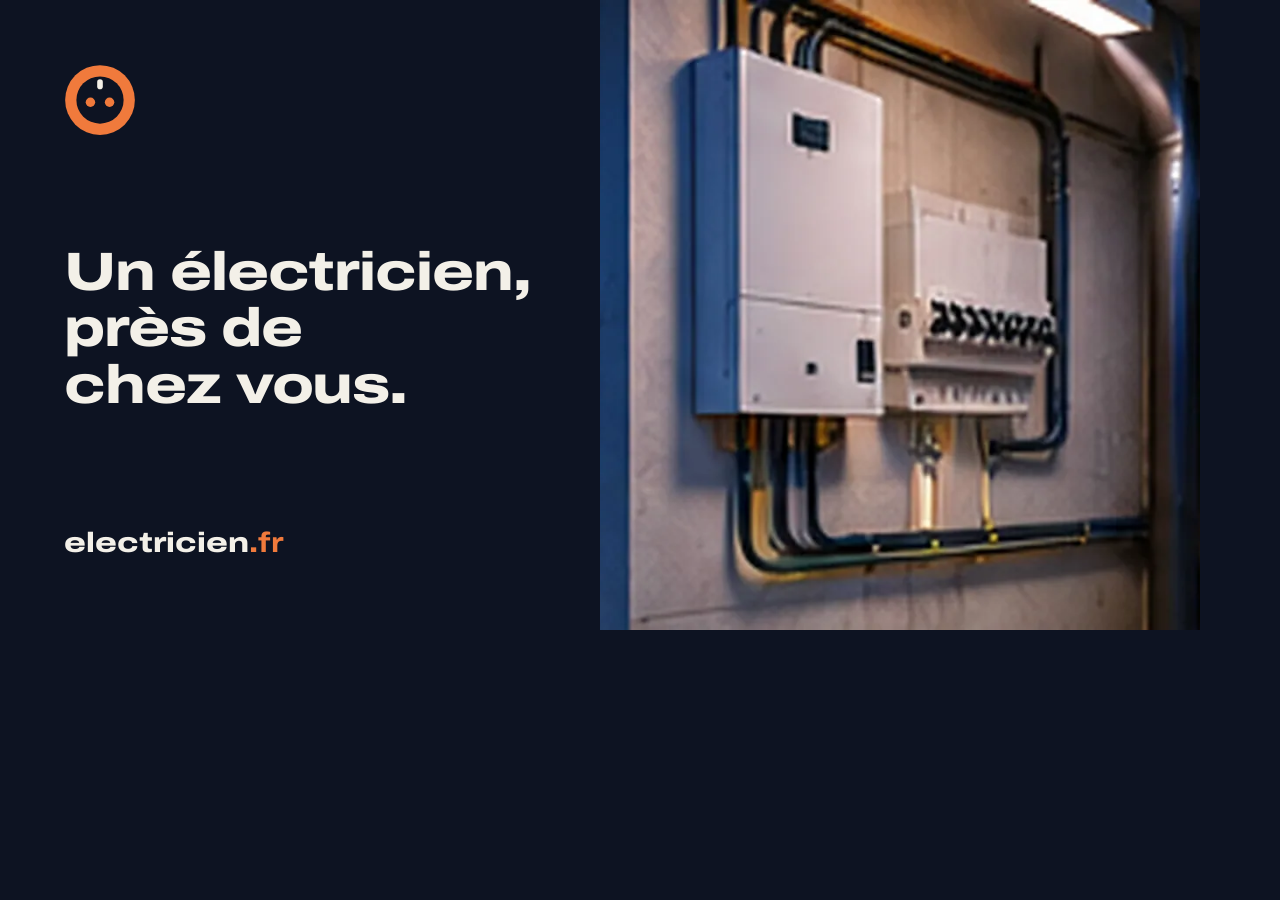
<file: _partage/accueil-fr.html>
<!doctype html>
<html lang="fr"><head><meta charset="utf-8">
<link rel="stylesheet" href="/assets/css/socle.css"><link rel="stylesheet" href="/assets/css/site.css">
<style>:root{--fond:#0D1322;--texte:#F3F0E8}
html,body{margin:0;width:1200px;height:630px;overflow:hidden;background:var(--fond);color:var(--texte)}
.carte{display:grid;grid-template-columns:1fr 1fr;width:1200px;height:630px}
.carte-texte{display:flex;flex-direction:column;justify-content:space-between;padding:64px}
.carte-texte img{width:72px;height:72px}
.carte-titre{font-family:var(--police-titres);font-weight:800;font-stretch:125%;letter-spacing:-.02em;font-size:54px;line-height:1.05;margin:0;text-wrap:balance}
.carte-nom{font-family:var(--police-titres);font-weight:800;font-stretch:125%;font-size:28px;margin:0}.carte-nom b{color:#F07A3C}
.carte-image{background:center/cover no-repeat}</style>
</head><body>
<div class="carte">
  <div class="carte-texte">
    <img src="/assets/images/logo.svg" alt="">
    <p class="carte-titre">Un électricien, près de chez vous.</p>
    <p class="carte-nom">electricien<b>.fr</b></p>
  </div>
  <div class="carte-image" style="background-image:url('/assets/images/grok/accueil-local-technique-1280.webp')"></div>
</div>
</body></html>
</file>
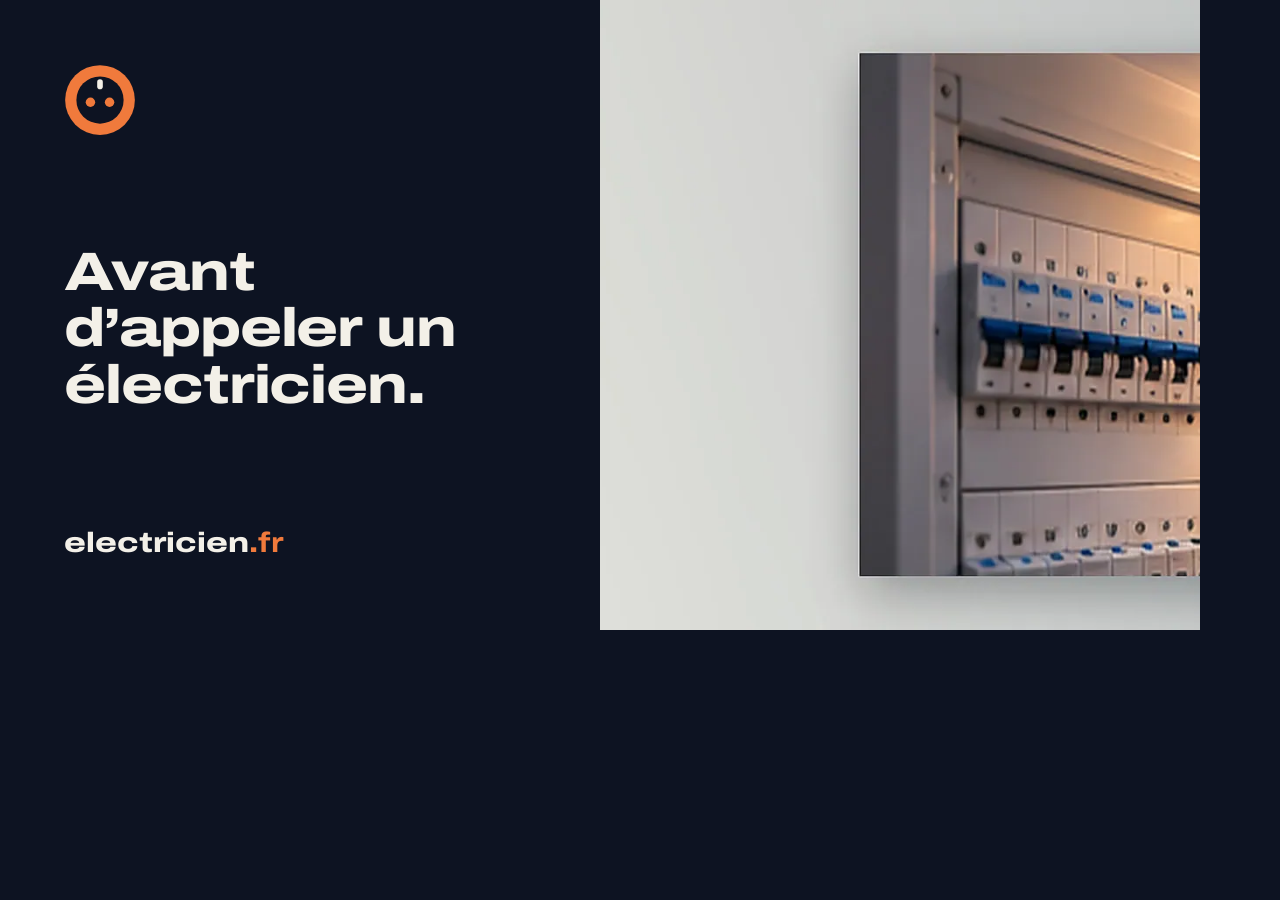
<file: _partage/conseils-fr.html>
<!doctype html>
<html lang="fr"><head><meta charset="utf-8">
<link rel="stylesheet" href="/assets/css/socle.css"><link rel="stylesheet" href="/assets/css/site.css">
<style>:root{--fond:#0D1322;--texte:#F3F0E8}
html,body{margin:0;width:1200px;height:630px;overflow:hidden;background:var(--fond);color:var(--texte)}
.carte{display:grid;grid-template-columns:1fr 1fr;width:1200px;height:630px}
.carte-texte{display:flex;flex-direction:column;justify-content:space-between;padding:64px}
.carte-texte img{width:72px;height:72px}
.carte-titre{font-family:var(--police-titres);font-weight:800;font-stretch:125%;letter-spacing:-.02em;font-size:54px;line-height:1.05;margin:0;text-wrap:balance}
.carte-nom{font-family:var(--police-titres);font-weight:800;font-stretch:125%;font-size:28px;margin:0}.carte-nom b{color:#F07A3C}
.carte-image{background:center/cover no-repeat}</style>
</head><body>
<div class="carte">
  <div class="carte-texte">
    <img src="/assets/images/logo.svg" alt="">
    <p class="carte-titre">Avant d’appeler un électricien.</p>
    <p class="carte-nom">electricien<b>.fr</b></p>
  </div>
  <div class="carte-image" style="background-image:url('/assets/images/grok/conseils-tableau-1280.webp')"></div>
</div>
</body></html>
</file>
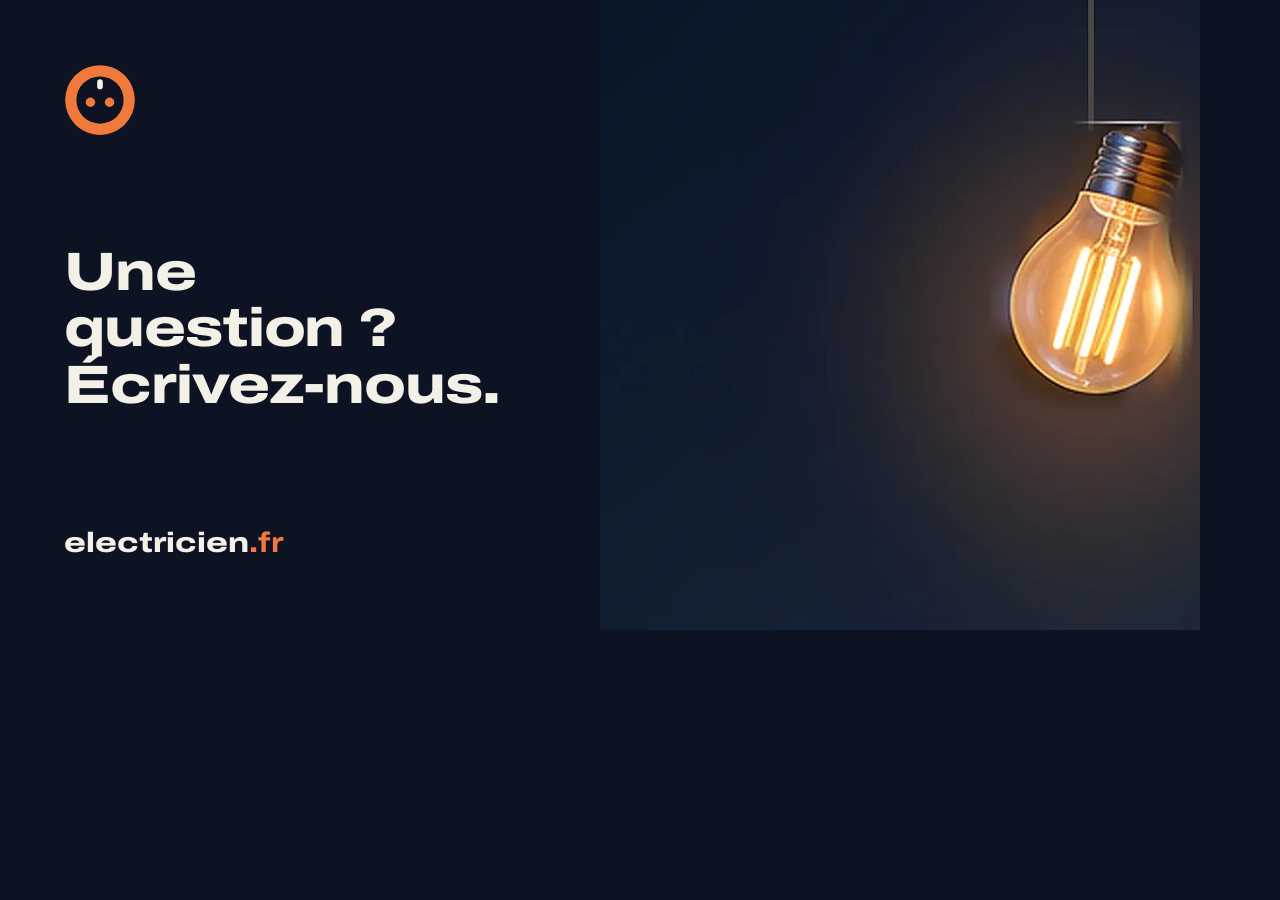
<file: _partage/contact-fr.html>
<!doctype html>
<html lang="fr"><head><meta charset="utf-8">
<link rel="stylesheet" href="/assets/css/socle.css"><link rel="stylesheet" href="/assets/css/site.css">
<style>:root{--fond:#0D1322;--texte:#F3F0E8}
html,body{margin:0;width:1200px;height:630px;overflow:hidden;background:var(--fond);color:var(--texte)}
.carte{display:grid;grid-template-columns:1fr 1fr;width:1200px;height:630px}
.carte-texte{display:flex;flex-direction:column;justify-content:space-between;padding:64px}
.carte-texte img{width:72px;height:72px}
.carte-titre{font-family:var(--police-titres);font-weight:800;font-stretch:125%;letter-spacing:-.02em;font-size:54px;line-height:1.05;margin:0;text-wrap:balance}
.carte-nom{font-family:var(--police-titres);font-weight:800;font-stretch:125%;font-size:28px;margin:0}.carte-nom b{color:#F07A3C}
.carte-image{background:center/cover no-repeat}</style>
</head><body>
<div class="carte">
  <div class="carte-texte">
    <img src="/assets/images/logo.svg" alt="">
    <p class="carte-titre">Une question ? Écrivez-nous.</p>
    <p class="carte-nom">electricien<b>.fr</b></p>
  </div>
  <div class="carte-image" style="background-image:url('/assets/images/grok/contact-lampe-1280.webp')"></div>
</div>
</body></html>
</file>
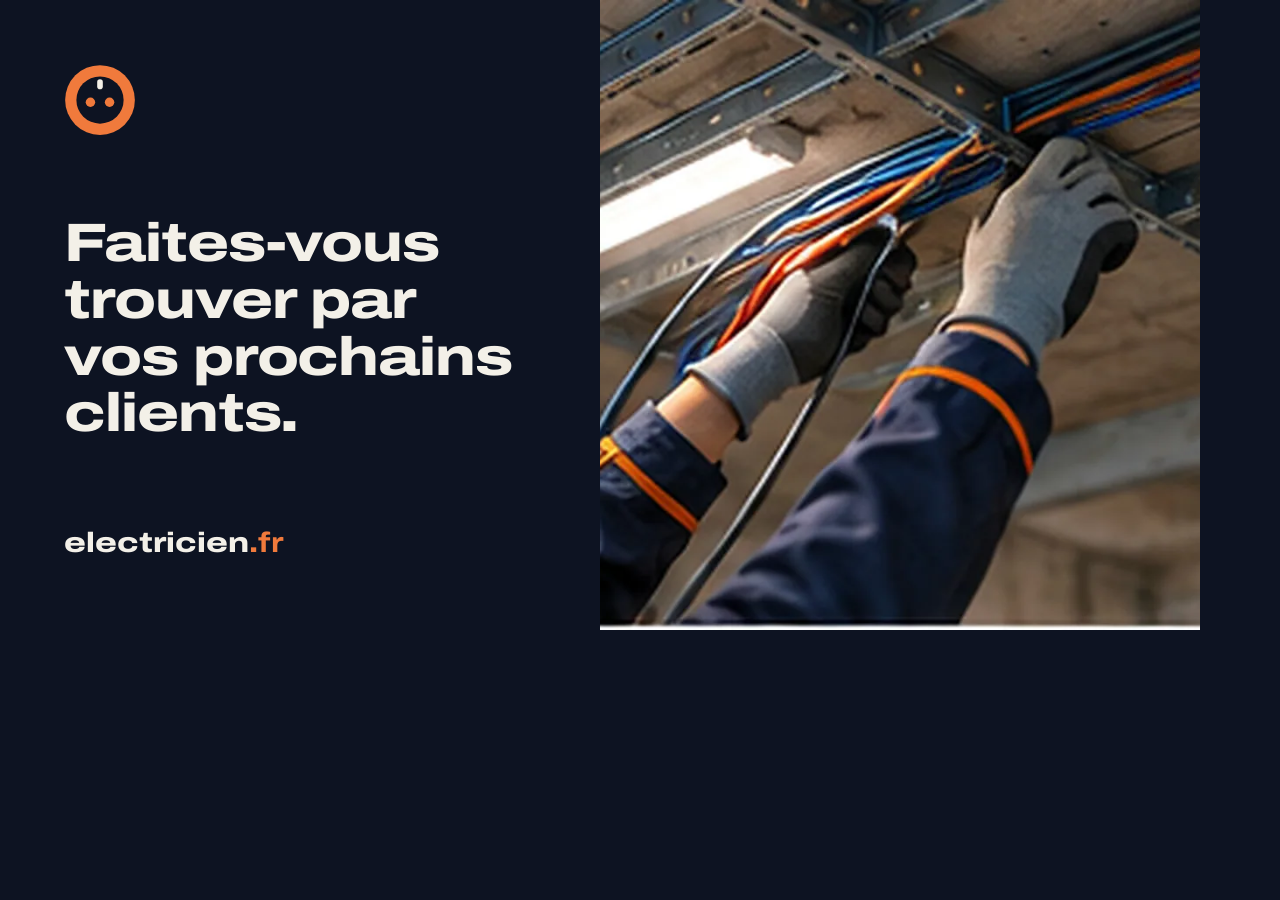
<file: _partage/electriciens-fr.html>
<!doctype html>
<html lang="fr"><head><meta charset="utf-8">
<link rel="stylesheet" href="/assets/css/socle.css"><link rel="stylesheet" href="/assets/css/site.css">
<style>:root{--fond:#0D1322;--texte:#F3F0E8}
html,body{margin:0;width:1200px;height:630px;overflow:hidden;background:var(--fond);color:var(--texte)}
.carte{display:grid;grid-template-columns:1fr 1fr;width:1200px;height:630px}
.carte-texte{display:flex;flex-direction:column;justify-content:space-between;padding:64px}
.carte-texte img{width:72px;height:72px}
.carte-titre{font-family:var(--police-titres);font-weight:800;font-stretch:125%;letter-spacing:-.02em;font-size:54px;line-height:1.05;margin:0;text-wrap:balance}
.carte-nom{font-family:var(--police-titres);font-weight:800;font-stretch:125%;font-size:28px;margin:0}.carte-nom b{color:#F07A3C}
.carte-image{background:center/cover no-repeat}</style>
</head><body>
<div class="carte">
  <div class="carte-texte">
    <img src="/assets/images/logo.svg" alt="">
    <p class="carte-titre">Faites-vous trouver par vos prochains clients.</p>
    <p class="carte-nom">electricien<b>.fr</b></p>
  </div>
  <div class="carte-image" style="background-image:url('/assets/images/grok/electriciens-chantier-1280.webp')"></div>
</div>
</body></html>
</file>
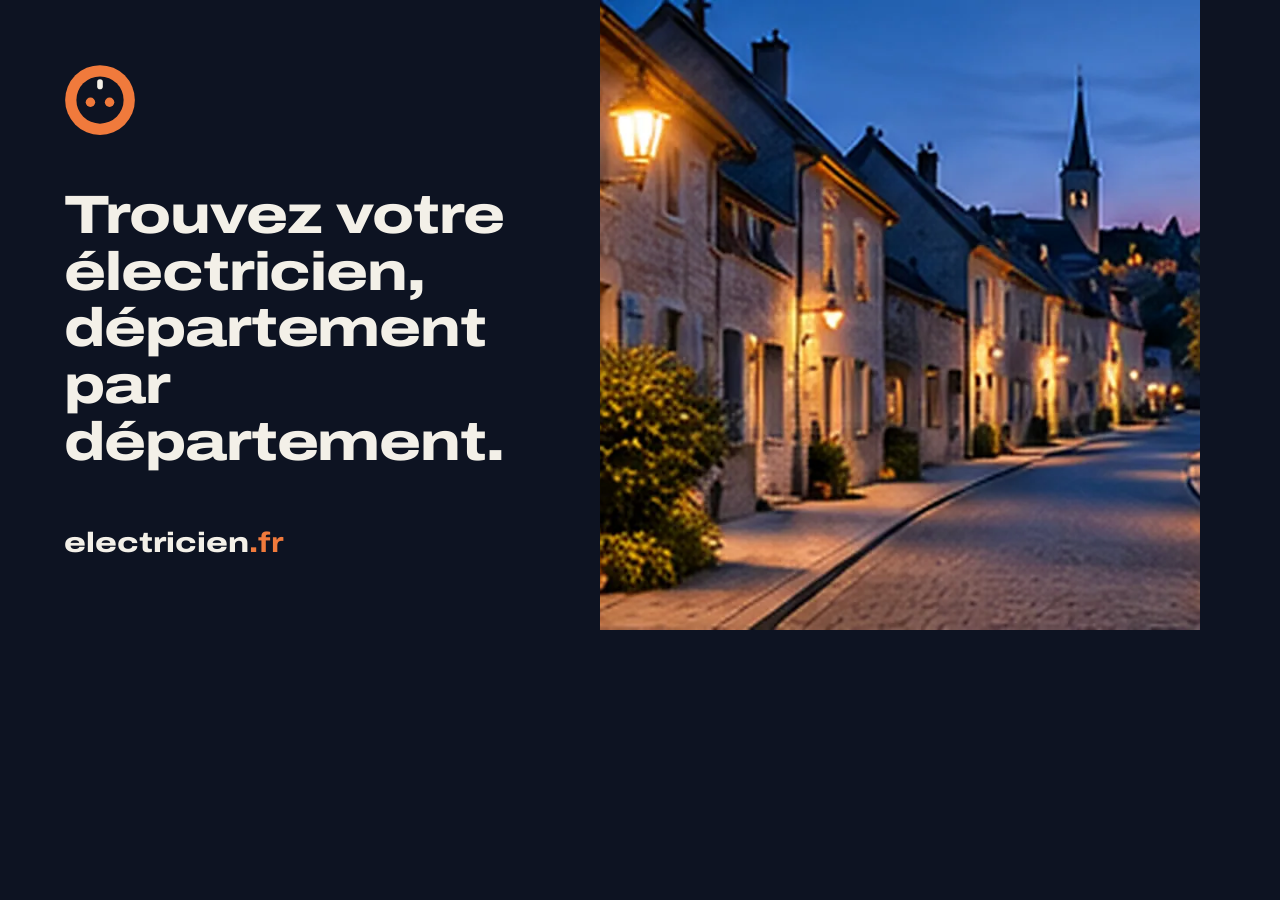
<file: _partage/trouver-fr.html>
<!doctype html>
<html lang="fr"><head><meta charset="utf-8">
<link rel="stylesheet" href="/assets/css/socle.css"><link rel="stylesheet" href="/assets/css/site.css">
<style>:root{--fond:#0D1322;--texte:#F3F0E8}
html,body{margin:0;width:1200px;height:630px;overflow:hidden;background:var(--fond);color:var(--texte)}
.carte{display:grid;grid-template-columns:1fr 1fr;width:1200px;height:630px}
.carte-texte{display:flex;flex-direction:column;justify-content:space-between;padding:64px}
.carte-texte img{width:72px;height:72px}
.carte-titre{font-family:var(--police-titres);font-weight:800;font-stretch:125%;letter-spacing:-.02em;font-size:54px;line-height:1.05;margin:0;text-wrap:balance}
.carte-nom{font-family:var(--police-titres);font-weight:800;font-stretch:125%;font-size:28px;margin:0}.carte-nom b{color:#F07A3C}
.carte-image{background:center/cover no-repeat}</style>
</head><body>
<div class="carte">
  <div class="carte-texte">
    <img src="/assets/images/logo.svg" alt="">
    <p class="carte-titre">Trouvez votre électricien, département par département.</p>
    <p class="carte-nom">electricien<b>.fr</b></p>
  </div>
  <div class="carte-image" style="background-image:url('/assets/images/grok/trouver-rue-1280.webp')"></div>
</div>
</body></html>
</file>
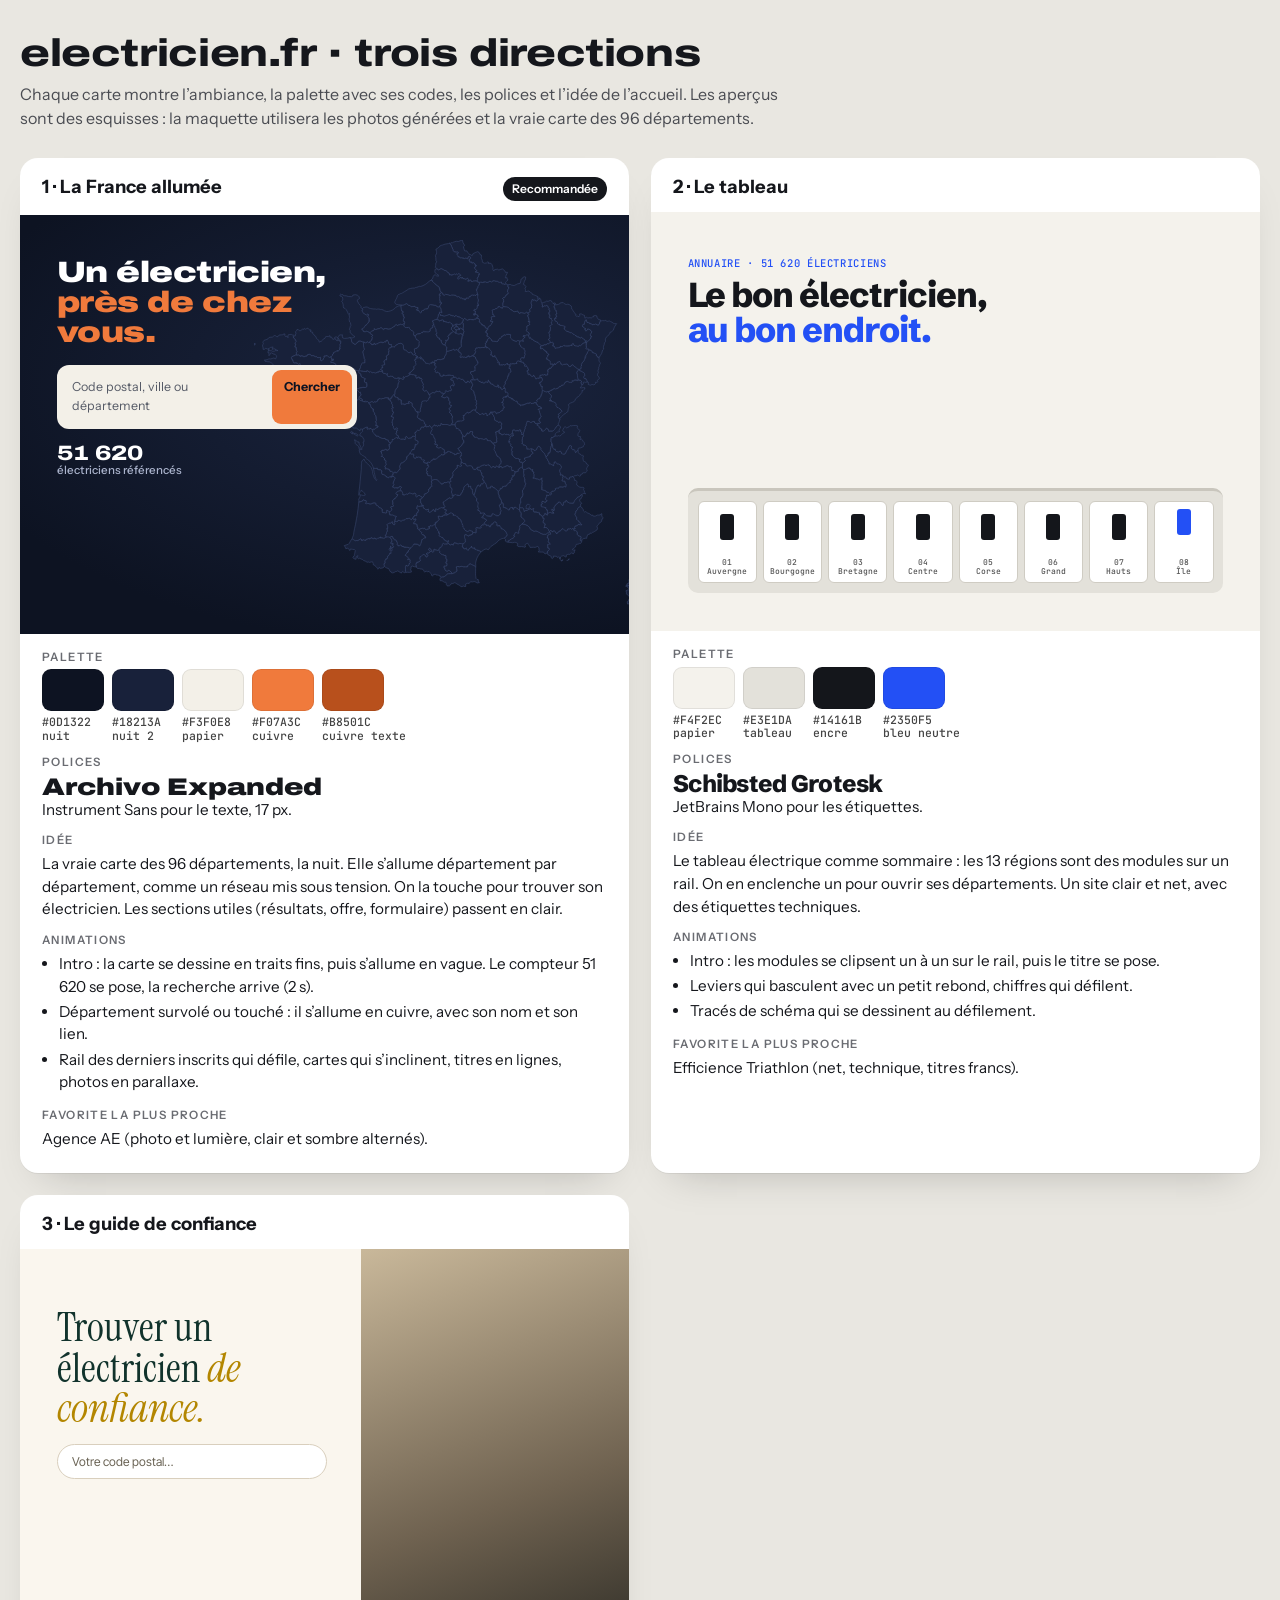
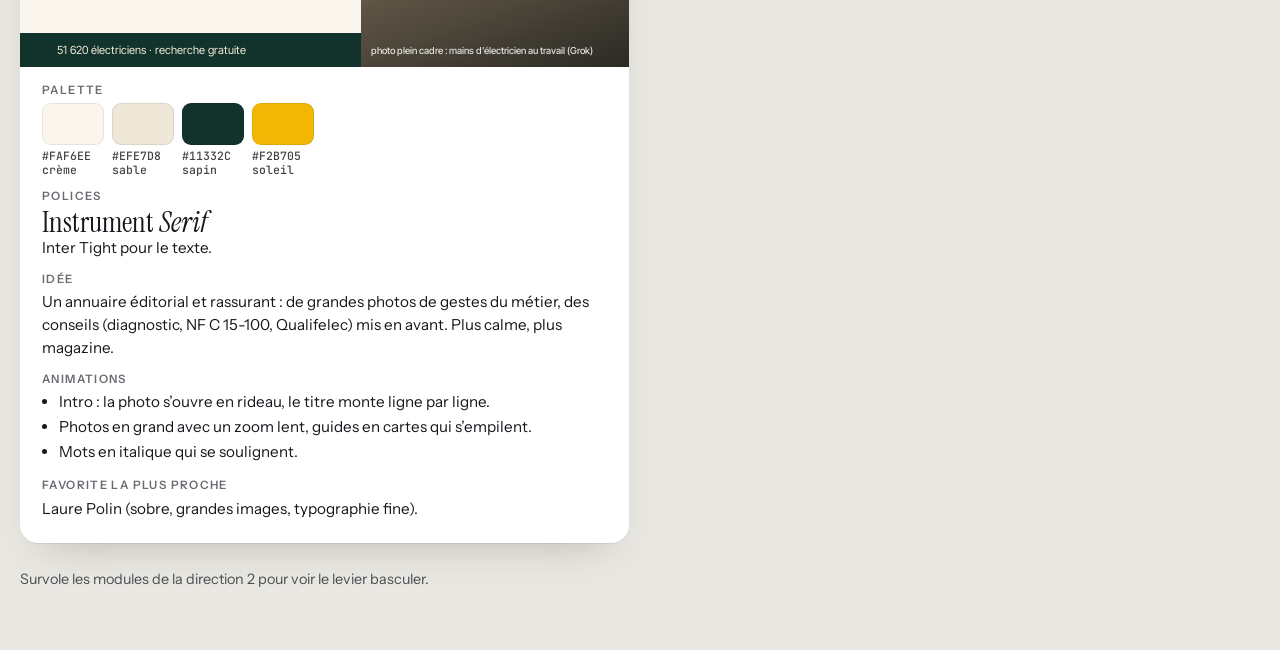
<file: _suivi/planche/directions.html>
<!DOCTYPE html><html lang="fr"><head><meta charset="utf-8"><meta name="viewport" content="width=device-width,initial-scale=1">
<title>electricien.fr · trois directions</title>
<link rel="preconnect" href="https://fonts.googleapis.com"><link rel="preconnect" href="https://fonts.gstatic.com" crossorigin>
<link href="https://fonts.googleapis.com/css2?family=Archivo:wdth,wght@125,800;125,900;100,500&family=Instrument+Sans:wght@400;600&family=Schibsted+Grotesk:wght@500;800&family=JetBrains+Mono:wght@500&family=Instrument+Serif:ital@0;1&family=Inter+Tight:wght@400;600&display=swap" rel="stylesheet">
<style>
*{box-sizing:border-box;margin:0}body{font:16px/1.5 "Instrument Sans",system-ui,sans-serif;background:#e9e7e1;color:#15171c;padding:32px 20px 60px}
h1{font:800 clamp(1.6rem,3vw,2.4rem)/1.1 "Archivo",sans-serif;font-stretch:125%;letter-spacing:-.01em}
.intro{max-width:1400px;margin:0 auto 28px}.intro p{color:#4a4c52;max-width:70ch;margin-top:8px}
.grille{display:grid;grid-template-columns:repeat(auto-fit,minmax(min(100%,420px),1fr));gap:22px;max-width:1400px;margin:0 auto}
.dir{background:#fff;border-radius:18px;overflow:hidden;box-shadow:0 1px 0 rgba(0,0,0,.06),0 20px 40px -24px rgba(0,0,0,.25);display:flex;flex-direction:column}
.tete{padding:18px 22px 14px;display:flex;justify-content:space-between;gap:12px;align-items:baseline}
.tete h2{font:700 1.15rem/1.2 "Instrument Sans",sans-serif}.badge{font:600 .75rem/1 "Instrument Sans";background:#15171c;color:#fff;padding:6px 9px;border-radius:99px;white-space:nowrap}
.mini{aspect-ratio:16/11;position:relative;overflow:hidden}
.corps{padding:18px 22px 22px;display:grid;gap:14px;font-size:.95rem}
.corps h3{font:600 .72rem/1 "Instrument Sans";letter-spacing:.12em;text-transform:uppercase;color:#6a6c72;margin-bottom:6px}
.pal{display:flex;gap:8px;flex-wrap:wrap}.pal span{display:grid;gap:4px;font:500 .72rem/1.2 "JetBrains Mono",monospace;color:#444}
.pal i{display:block;width:62px;height:42px;border-radius:9px;border:1px solid rgba(0,0,0,.08)}
ul{padding-left:1.1em}li{margin:.15em 0}
/* D1 */
.d1 .mini{background:radial-gradient(120% 90% at 70% 40%,#1b2540 0,#0d1322 70%);color:#fff}
.d1 svg{position:absolute;right:-4%;top:6%;height:92%;width:auto}
.d1 path{fill:#18213a;stroke:#3a4870;stroke-width:1.4}.d1 path.on{animation:allume 4s ease-in-out infinite;animation-delay:calc(var(--i)*.12s)}
@keyframes allume{0%,18%{fill:#18213a}35%,70%{fill:#f07a3c}100%{fill:#18213a}}
.d1 .txt{position:absolute;left:6%;top:10%;width:54%}
.d1 .titre{font:900 clamp(1.3rem,2.3vw,1.9rem)/1.02 "Archivo";font-stretch:125%;letter-spacing:-.015em}.d1 .titre em{font-style:normal;color:#f07a3c}
.d1 .champ{margin-top:18px;display:flex;background:#f3f0e8;border-radius:12px;padding:5px;max-width:300px}.d1 .champ span{flex:1;color:#555a66;font-size:.78rem;padding:8px 10px}
.d1 .champ b{background:#f07a3c;color:#0d1322;border-radius:9px;padding:8px 12px;font-size:.78rem}
.d1 .compte{margin-top:14px;font:500 .72rem/1.3 "Instrument Sans";color:#aab3cc}.d1 .compte strong{font:800 1.3rem/1 "Archivo";font-stretch:125%;color:#fff;display:block;font-variant-numeric:tabular-nums}
.d1 .corps .ty1{font:900 1.5rem/1 "Archivo";font-stretch:125%}
/* D2 */
.d2 .mini{background:#f4f2ec;color:#14161b}
.d2 .txt{position:absolute;left:6%;top:11%;right:6%}
.d2 .eti{font:500 .66rem/1 "JetBrains Mono";letter-spacing:.06em;color:#2350f5}
.d2 .titre{font:800 clamp(1.4rem,2.7vw,2.2rem)/1.02 "Schibsted Grotesk";letter-spacing:-.03em;margin-top:8px;max-width:15ch}.d2 .titre em{font-style:normal;color:#2350f5}
.d2 .rail{position:absolute;left:6%;right:6%;bottom:9%;display:flex;gap:6px;padding:10px;background:#e3e1da;border-radius:10px;border-top:3px solid #c9c6bd}
.d2 .mod{flex:1;height:82px;background:#fff;border:1px solid #cfccc3;border-radius:6px;position:relative;cursor:pointer;font:inherit}
.d2 .lev{position:absolute;left:50%;top:12px;width:14px;height:26px;margin-left:-7px;border-radius:3px;background:#14161b;transform-origin:50% 100%;transition:transform .35s cubic-bezier(.3,1.6,.5,1),background .2s}
.d2 .mod.on .lev,.d2 .mod:hover .lev{background:#2350f5;transform:translateY(-5px)}
.d2 .lab{position:absolute;left:4px;right:4px;bottom:6px;font:500 .5rem/1.15 "JetBrains Mono";color:#555}
.d2 .corps .ty1{font:800 1.5rem/1 "Schibsted Grotesk";letter-spacing:-.03em}
/* D3 */
.d3 .mini{background:#faf6ee;color:#11332c}
.d3 .photo{position:absolute;right:0;top:0;bottom:0;width:44%;background:linear-gradient(160deg,#c9b89a,#6f6250 60%,#2b2a24);}
.d3 .photo::after{content:"photo plein cadre : mains d’électricien au travail (Grok)";position:absolute;left:10px;bottom:10px;right:10px;font:500 .6rem/1.3 "Inter Tight";color:#fff;opacity:.85}
.d3 .txt{position:absolute;left:6%;top:14%;width:50%}
.d3 .titre{font:400 clamp(1.7rem,3.2vw,2.7rem)/.98 "Instrument Serif"}.d3 .titre em{color:#b38600}
.d3 .champ{margin-top:16px;background:#fff;border:1px solid #d9cfbd;border-radius:99px;padding:9px 14px;font:400 .76rem "Inter Tight";color:#6b6455;max-width:270px}
.d3 .bande{position:absolute;left:0;bottom:0;width:56%;background:#11332c;color:#f2e9d8;font:400 .7rem/1.3 "Inter Tight";padding:10px 6%}
.d3 .corps .ty1{font:400 1.8rem/1 "Instrument Serif"}
.note{max-width:1400px;margin:26px auto 0;color:#4a4c52;font-size:.9rem}
</style></head><body>
<div class="intro"><h1>electricien.fr · trois directions</h1><p>Chaque carte montre l’ambiance, la palette avec ses codes, les polices et l’idée de l’accueil. Les aperçus sont des esquisses : la maquette utilisera les photos générées et la vraie carte des 96 départements.</p></div>
<div class="grille">
<section class="dir d1"><div class="tete"><h2>1 · La France allumée</h2><span class="badge">Recommandée</span></div>
<div class="mini"><svg viewBox="0 0 1000 965" aria-hidden="true"><path d="M674.1 487.5L675.0 483.4L676.1 479.3L677.6 475.6L679.0 472.5L678.9 469.7L681.4 465.1L681.7 461.4L683.3 458.9L683.3 456.5L684.6 454.0L689.3 454.4L690.9 456.1L696.4 456.2L698.4 454.5L700.8 454.1L703.7 458.6L706.5 460.2L710.2 460.7L709.4 464.1L712.3 465.2L714.7 467.3L714.5 470.1L716.5 471.4L718.9 473.8L721.4 473.8L720.2 477.8L724.5 478.8L727.7 475.9L731.2 472.4L733.3 471.4L735.7 474.2L737.8 477.1L738.5 479.2L741.3 478.4L747.0 479.0L750.1 476.6L751.6 474.4L756.1 469.1L759.2 466.7L761.6 463.7L763.9 464.5L768.8 468.5L765.5 473.9L764.2 476.8L765.7 480.1L763.3 480.6L759.5 481.4L757.4 483.1L754.8 485.5L754.2 491.9L751.9 492.0L749.9 493.3L749.3 496.6L745.8 494.5L744.4 497.3L744.1 500.7L744.3 506.1L745.9 507.8L745.7 511.2L745.5 514.1L743.8 519.4L742.7 524.0L742.2 528.7L740.6 534.0L737.1 533.7L737.3 536.5L736.0 539.9L734.0 540.9L731.6 543.4L730.1 539.6L726.7 536.8L726.2 533.5L724.2 531.6L721.9 529.4L720.2 526.8L717.9 524.2L718.7 521.8L717.2 519.7L713.0 516.6L711.5 518.6L709.6 520.2L708.7 523.8L707.2 526.0L704.1 528.0L701.1 525.6L695.9 523.6L692.1 523.7L690.0 524.4L686.5 523.8L683.5 524.2L683.3 520.4L682.8 517.5L680.9 515.3L678.7 513.7L675.8 515.3L675.8 512.8L673.5 511.1L671.1 511.2L672.3 507.8L671.7 501.6L672.8 498.2L671.9 495.9L675.2 491.1L674.1 487.5Z" class="" style="--i:0"/><path d="M624.1 167.0L623.3 171.6L620.5 169.8L618.2 169.8L615.7 166.8L613.9 168.3L611.6 167.1L611.0 169.5L608.7 171.9L605.7 172.0L603.3 173.9L600.3 174.3L596.6 176.2L597.5 178.4L597.3 181.2L598.4 183.5L597.8 186.5L600.2 186.9L600.7 189.3L603.9 189.6L600.5 193.1L597.2 192.5L594.3 193.8L596.2 199.2L592.7 201.4L592.7 203.9L596.8 203.2L598.9 205.6L596.2 207.1L595.0 210.7L593.7 212.7L591.8 215.1L588.7 216.0L587.3 218.2L585.7 222.0L583.5 221.5L580.2 220.8L578.8 218.3L577.6 214.9L575.2 216.3L573.4 212.4L570.9 213.4L569.8 210.0L568.3 208.4L564.1 205.6L565.0 201.2L563.1 199.0L561.9 196.6L557.5 195.6L559.1 193.2L562.2 192.1L560.6 188.5L556.6 187.7L552.7 186.1L552.8 188.6L550.4 188.3L550.6 186.0L552.8 183.9L554.3 185.8L554.4 181.5L555.0 178.8L551.3 177.7L550.2 175.3L552.7 173.5L555.6 174.2L557.7 172.6L557.9 170.4L559.5 163.7L561.6 164.4L563.7 163.5L559.9 160.8L560.9 158.3L559.2 155.9L561.6 153.4L561.3 150.4L561.0 147.4L559.0 145.5L559.3 142.1L560.7 137.2L559.0 132.1L556.9 129.6L558.0 125.7L558.3 121.3L560.8 119.5L560.7 116.5L563.0 113.7L564.7 109.5L564.4 106.9L568.4 104.9L571.8 106.5L575.6 106.3L579.8 104.6L581.8 105.8L586.1 106.2L588.7 104.2L591.3 102.7L593.6 104.1L597.8 104.1L601.4 101.2L603.5 102.7L607.0 103.2L609.6 103.2L612.8 104.8L620.1 103.9L619.4 107.7L621.7 109.5L624.7 109.5L626.8 111.1L630.5 110.1L634.3 111.2L636.7 112.2L635.7 116.5L638.3 117.6L637.8 122.2L636.1 124.5L635.5 127.3L635.0 129.8L637.1 131.1L636.4 133.5L633.9 136.2L630.7 138.9L629.3 142.8L627.4 144.8L625.2 144.1L623.0 146.3L626.1 150.6L624.8 152.4L626.1 155.2L623.6 156.8L623.7 160.8L623.4 163.8L624.1 167.0Z" class="" style="--i:1"/><path d="M554.8 426.2L556.0 429.8L558.4 431.8L561.5 432.9L563.8 436.2L566.1 437.6L571.0 433.9L574.1 436.7L576.3 437.1L579.1 434.1L582.3 434.4L583.6 437.1L583.7 440.3L586.0 439.5L588.4 437.0L590.8 436.6L590.2 434.0L593.4 433.2L591.9 430.7L595.6 430.7L596.1 434.9L598.3 438.2L600.2 439.5L601.2 442.2L602.6 445.0L603.3 448.9L603.2 451.5L607.3 453.5L609.5 452.3L611.6 454.5L613.4 457.3L615.3 455.8L618.0 456.4L620.7 458.9L620.0 461.8L619.3 465.4L620.3 468.4L619.9 473.4L617.4 473.2L614.9 475.6L614.0 477.7L611.9 478.9L607.5 479.8L605.0 481.4L606.5 484.1L606.6 486.7L607.7 489.0L607.4 494.1L608.7 496.3L607.7 499.0L609.1 505.1L605.7 507.9L603.2 508.4L601.0 507.7L600.0 510.1L596.4 508.6L593.7 503.6L589.6 503.5L585.5 503.7L583.6 498.7L581.2 497.7L578.8 498.6L575.3 499.6L571.8 498.5L568.6 498.7L565.1 497.7L561.4 498.0L559.4 495.6L555.9 495.1L552.2 492.8L548.7 488.3L546.6 487.4L546.7 484.1L548.4 480.9L545.2 479.9L541.6 480.1L540.3 482.0L539.7 485.6L534.4 482.9L534.3 485.6L530.6 487.9L529.1 492.5L523.0 490.9L522.6 487.8L520.5 486.6L519.6 481.5L517.0 478.3L514.7 475.8L511.2 472.3L509.7 474.0L506.5 472.4L505.1 469.9L503.9 466.7L503.6 463.3L503.9 460.0L505.3 457.9L508.5 454.2L514.8 453.4L517.4 452.2L520.5 452.5L526.0 450.4L525.4 446.5L525.1 441.8L523.5 439.6L527.0 439.9L528.6 436.7L532.3 432.8L534.7 431.3L536.2 433.8L538.4 432.3L540.9 432.1L546.5 427.7L549.9 425.3L554.8 426.2Z" class="on" style="--i:2"/><path d="M735.1 684.6L737.7 683.8L740.6 682.7L743.3 682.4L745.5 683.6L751.1 684.7L749.2 682.6L747.7 679.2L745.4 677.5L746.9 673.7L748.9 674.9L751.3 678.9L752.2 672.9L750.2 671.9L753.0 667.9L754.1 664.4L758.6 661.9L762.2 658.7L762.7 656.4L765.1 656.4L767.8 657.7L769.1 659.9L772.8 665.7L775.1 662.6L773.3 657.8L777.3 655.8L779.3 657.5L781.0 654.1L781.6 651.7L784.4 654.5L785.3 656.8L788.7 657.7L793.6 658.7L800.4 659.2L801.1 655.2L803.7 649.9L807.5 648.7L809.5 645.3L811.8 643.6L815.5 642.5L817.3 641.0L819.6 638.1L821.9 638.6L822.9 641.4L820.8 644.7L819.5 648.1L817.0 649.0L815.5 651.0L816.3 654.4L819.0 657.2L821.1 660.0L818.1 661.8L818.4 666.4L815.6 669.5L812.6 670.6L810.9 674.9L809.0 677.6L806.6 678.8L806.2 682.7L804.1 686.8L805.3 689.2L807.5 693.4L808.7 695.8L808.1 699.3L811.5 702.9L814.4 704.6L815.1 708.0L817.5 710.0L821.5 713.8L817.6 714.6L813.9 711.7L810.5 715.1L808.3 716.3L804.8 716.1L803.5 718.4L805.2 721.2L801.0 723.9L797.2 723.4L795.4 725.0L793.0 722.8L790.1 724.3L787.2 723.6L785.4 727.4L783.4 729.9L779.5 728.7L775.2 725.2L771.7 723.6L770.1 725.8L766.8 729.6L764.3 729.6L762.5 732.5L759.7 733.9L758.7 736.5L757.6 734.6L756.2 732.0L753.0 730.3L750.7 728.2L746.9 731.3L745.5 728.6L742.3 727.8L740.7 730.4L738.0 727.9L737.7 725.5L735.0 722.7L733.7 720.9L728.2 720.4L726.2 721.6L726.5 718.3L730.4 711.9L727.2 709.3L724.0 708.9L724.4 704.5L726.1 701.0L726.2 696.6L723.3 697.3L723.1 692.1L725.9 690.4L728.8 687.9L728.3 684.9L730.6 684.9L732.7 686.9L735.3 689.1L733.2 687.1L733.5 684.7Z" class="" style="--i:3"/><path d="M775.0 591.7L777.6 593.5L779.8 592.6L782.0 593.9L782.1 597.3L787.1 598.1L790.4 598.7L790.0 595.3L792.1 593.5L795.2 594.0L796.6 592.1L799.2 592.3L802.4 597.2L803.1 602.2L806.7 602.2L808.5 604.6L809.3 607.2L808.6 610.0L808.4 613.7L812.2 616.6L816.1 619.1L819.6 619.7L823.6 619.6L825.9 620.3L826.7 622.9L825.4 625.2L827.1 627.9L828.4 632.3L830.7 636.0L827.1 634.9L824.5 635.3L822.5 637.1L819.6 638.1L817.3 641.0L815.5 642.5L811.8 643.6L809.5 645.3L807.5 648.7L805.1 650.1L802.8 653.9L800.4 659.2L794.6 659.2L789.2 658.8L786.8 656.7L784.4 654.5L781.6 651.7L781.0 654.1L780.3 656.6L777.3 655.8L775.2 657.4L775.1 662.6L773.7 665.4L769.1 659.9L767.8 657.7L765.1 656.4L762.7 656.4L762.2 658.7L759.0 660.4L755.7 663.1L753.0 667.9L750.2 671.9L752.2 672.9L751.3 676.9L749.1 676.7L746.9 673.7L745.2 675.9L747.7 679.2L749.2 682.6L751.4 683.4L745.5 683.6L743.3 682.4L740.6 682.7L737.7 683.8L735.1 684.6L735.5 680.4L735.2 676.2L732.1 675.3L730.5 672.9L731.1 670.6L725.7 670.5L722.7 670.1L720.5 667.0L719.3 664.7L717.6 661.4L721.5 661.9L723.0 660.2L720.7 659.1L721.8 654.8L724.3 654.8L727.4 656.4L730.2 657.4L732.0 653.8L734.4 653.7L731.8 650.5L729.8 649.6L731.2 645.7L733.0 643.0L732.8 638.9L738.6 640.1L740.5 637.8L743.0 638.7L745.4 635.5L743.7 633.4L745.5 630.1L749.7 629.2L751.9 628.7L755.9 626.0L753.8 623.7L755.8 622.3L759.3 620.4L761.1 622.5L764.9 619.8L768.9 618.8L774.3 618.9L777.7 616.9L780.2 619.4L781.2 616.1L781.4 611.9L779.7 609.5L779.6 607.3L779.2 604.3L774.4 604.6L771.1 603.1L772.2 597.8L772.9 593.5L775.0 591.7Z" class="on" style="--i:4"/><path d="M817.8 667.7L820.2 668.8L822.7 672.7L825.0 675.7L825.2 678.6L828.1 681.4L830.2 680.4L833.1 682.0L835.1 683.6L839.3 685.2L841.6 686.3L844.6 689.6L848.6 689.1L849.9 691.8L854.5 691.9L856.8 691.1L859.9 689.3L863.4 689.0L867.3 688.7L869.4 685.9L872.1 686.3L871.2 688.3L871.4 691.9L874.2 695.3L873.2 699.5L870.8 700.5L871.1 703.7L869.9 706.1L867.0 708.0L864.5 709.7L863.6 712.1L860.3 715.3L859.2 717.2L860.8 723.1L858.9 726.7L853.5 729.9L851.0 731.6L848.5 732.2L845.7 734.7L842.1 734.4L840.8 737.1L836.2 737.9L833.8 744.4L833.7 747.3L830.0 747.1L826.4 748.1L823.7 748.6L821.2 751.6L821.8 754.7L817.5 752.9L818.4 750.5L819.1 746.0L819.2 743.4L814.4 741.9L812.7 740.2L810.6 737.9L810.0 734.0L809.5 731.3L806.3 729.6L803.8 727.6L800.6 724.5L805.4 722.6L802.8 720.3L804.9 717.9L808.3 716.3L810.5 715.1L812.1 712.4L817.0 713.6L821.5 713.8L819.5 710.7L816.9 708.2L814.4 704.6L811.5 702.9L808.1 699.3L808.7 695.8L807.5 693.4L805.5 691.2L804.1 686.8L806.2 682.7L806.6 678.8L809.0 677.6L810.9 674.9L811.5 672.2L814.5 669.2L817.8 667.7Z" class="on" style="--i:5"/><path d="M653.8 580.8L657.7 581.0L661.9 579.3L661.1 577.2L663.2 575.4L667.2 569.9L670.3 568.4L673.5 569.1L673.3 572.9L675.4 574.7L676.1 578.5L675.6 581.8L676.3 584.0L676.3 588.1L675.7 591.1L677.3 594.2L677.6 597.3L679.5 598.8L678.2 600.8L678.0 603.8L679.5 607.7L681.2 610.8L679.3 613.9L679.5 617.0L678.2 619.9L675.1 624.8L672.7 627.0L672.9 632.1L674.1 635.8L673.6 639.6L671.3 643.8L669.3 645.8L668.1 648.4L669.1 650.9L667.9 654.8L668.5 658.7L666.4 660.8L666.2 664.0L665.1 666.6L665.2 670.8L665.4 673.6L665.1 676.7L663.0 675.9L658.8 673.4L655.2 669.9L652.1 669.7L651.4 674.1L648.1 674.9L648.3 670.4L645.9 669.9L642.8 671.4L640.5 672.3L639.8 676.3L637.3 676.8L635.5 674.7L633.0 672.0L630.6 672.5L629.5 670.0L625.7 671.1L623.4 670.7L624.5 666.0L625.5 663.4L623.4 659.3L620.7 657.9L619.6 652.4L617.3 646.7L614.6 643.4L613.7 638.9L612.0 636.2L611.5 629.7L615.4 626.7L616.5 624.6L617.1 621.9L620.1 622.8L622.8 620.8L623.2 617.1L625.5 617.5L627.9 616.5L631.5 616.9L633.8 612.8L635.6 610.9L636.0 608.1L642.1 607.1L640.6 604.6L642.3 601.3L646.7 600.7L645.4 598.8L646.3 593.9L646.1 591.4L651.3 591.2L651.4 588.3L653.1 586.5L653.4 583.5L653.8 580.8Z" class="" style="--i:6"/><path d="M636.7 112.2L641.9 111.1L644.7 112.8L651.3 114.2L653.7 113.2L657.7 111.2L660.0 110.0L666.9 108.4L668.5 102.7L668.7 98.5L672.1 96.9L672.8 94.5L677.1 92.1L680.8 92.9L680.2 95.7L680.1 98.3L677.4 103.3L676.6 106.5L674.7 111.0L678.8 113.3L681.5 117.0L678.9 121.8L680.0 123.9L680.0 126.5L679.2 128.6L684.3 129.2L686.0 127.8L689.0 127.9L693.3 131.7L696.9 133.7L697.6 136.4L700.3 137.1L703.3 138.3L705.7 139.2L711.7 142.3L710.1 144.2L710.3 146.4L712.4 145.1L715.9 146.0L714.9 148.3L712.2 148.5L710.3 151.8L707.0 153.5L704.9 150.8L700.2 151.4L698.9 148.7L695.1 153.5L694.5 156.7L694.7 159.2L696.2 165.1L695.1 166.9L695.2 170.5L692.7 171.9L690.8 173.9L691.1 176.4L692.4 179.0L686.6 182.7L682.9 181.1L679.7 183.3L677.2 183.9L674.6 183.3L671.6 183.3L667.6 181.8L664.2 184.2L662.2 180.5L660.1 177.8L657.8 178.9L652.2 179.7L649.4 179.0L646.5 175.8L643.4 174.8L640.7 172.8L638.5 171.2L634.6 169.2L626.1 167.4L623.4 163.8L623.7 160.8L623.6 156.8L626.1 155.2L624.8 152.4L626.1 150.6L623.0 146.3L625.2 144.1L627.4 144.8L629.3 142.8L629.5 140.0L633.4 137.9L636.2 135.1L637.7 132.4L635.0 129.8L635.5 127.3L636.1 124.5L637.8 122.2L638.3 117.6L635.7 116.5L636.7 112.2Z" class="" style="--i:7"/><path d="M463.2 775.7L464.0 778.6L465.6 780.5L464.7 782.9L467.0 784.7L469.5 787.0L472.5 788.3L476.3 788.8L477.3 791.2L478.8 789.6L481.0 790.8L481.4 794.3L480.4 797.6L482.6 798.2L483.4 806.1L480.1 807.4L483.1 809.8L483.9 812.2L483.2 814.9L480.7 817.1L476.0 817.4L475.5 821.2L478.8 824.4L478.5 826.8L481.1 829.0L485.0 829.2L488.3 827.0L490.4 828.7L495.4 832.5L495.8 836.2L493.1 835.3L487.7 836.2L484.2 836.6L482.6 840.8L480.1 842.0L475.9 844.4L473.2 844.2L470.9 845.3L465.8 843.5L466.6 841.4L462.9 840.1L459.7 839.5L456.2 839.2L454.6 837.2L450.4 838.0L448.3 839.7L447.3 842.3L444.9 839.9L444.5 837.1L442.7 835.5L440.4 832.6L438.4 830.2L435.2 831.2L431.8 829.9L427.3 831.5L425.3 829.7L425.0 827.1L423.5 825.4L421.1 824.4L415.1 824.0L413.5 822.1L411.0 823.6L406.6 820.1L405.5 813.9L404.4 811.3L407.6 810.1L407.7 807.0L410.3 806.9L414.8 805.4L416.3 802.6L415.3 800.1L415.3 796.6L416.6 794.8L417.5 792.2L420.3 788.8L425.3 787.7L427.3 789.7L430.5 791.1L431.5 794.3L434.1 793.7L435.4 791.8L435.0 788.5L431.2 787.6L432.9 784.0L438.1 784.0L439.7 781.9L442.4 780.2L438.9 778.1L437.3 776.6L436.2 774.2L438.3 772.1L444.3 776.0L444.7 780.2L446.8 781.7L449.3 780.4L450.7 778.1L450.1 773.8L451.6 776.1L457.3 776.4L459.7 777.5L462.3 774.9Z" class="" style="--i:8"/><path d="M580.9 267.8L581.4 265.5L579.4 264.4L580.4 261.6L579.1 258.9L582.3 257.2L580.3 254.1L584.0 253.9L584.4 249.9L586.6 248.0L590.5 245.0L592.2 246.5L593.9 249.7L595.9 252.8L599.6 252.9L603.3 253.6L606.8 254.2L608.8 255.3L611.7 253.1L611.2 250.9L612.2 248.9L615.1 246.3L617.4 246.6L619.3 243.8L619.9 241.5L622.9 241.1L626.3 237.0L629.8 238.4L631.8 236.5L636.7 236.8L641.5 235.8L643.5 240.0L643.5 244.0L648.3 250.8L654.6 253.1L656.8 254.1L660.2 252.0L663.6 251.5L666.5 253.7L665.1 259.8L666.7 262.4L668.6 267.3L672.7 268.1L678.2 272.8L676.4 274.5L678.9 277.1L679.3 279.9L678.4 282.6L679.6 286.7L678.0 289.8L678.8 292.5L677.8 295.8L672.9 295.1L670.7 294.8L669.2 296.6L667.8 299.3L669.3 301.6L668.9 304.5L662.9 303.4L660.6 303.6L657.4 306.4L659.0 309.4L656.2 309.9L651.5 310.8L649.1 309.7L644.8 310.9L641.9 310.4L640.9 313.9L637.4 313.3L636.0 311.5L634.9 309.3L635.0 311.8L632.2 310.5L628.5 313.8L625.0 311.9L623.9 313.9L621.1 312.3L617.3 313.4L614.1 312.6L615.0 309.0L614.0 306.7L612.5 308.6L609.9 306.2L612.0 305.0L608.9 302.3L607.7 298.2L605.4 293.7L603.1 293.4L603.1 289.7L600.7 292.2L598.2 292.7L596.4 288.3L593.2 288.8L594.3 285.5L593.6 283.0L595.2 281.3L592.7 278.7L591.3 276.0L589.0 272.7L586.7 270.0L583.5 269.4L581.8 270.8L580.9 267.8Z" class="" style="--i:9"/><path d="M463.2 775.7L464.6 773.9L465.8 771.7L467.8 768.3L471.1 767.3L471.1 763.9L472.7 761.3L474.8 758.8L477.4 761.3L479.8 760.7L483.6 762.4L486.4 759.5L489.3 762.5L491.9 763.7L496.2 761.6L497.2 763.7L500.1 762.2L501.1 758.6L503.7 759.0L511.4 761.3L514.0 759.6L518.3 759.5L523.0 760.8L523.3 763.1L522.4 766.4L521.8 769.2L524.3 769.7L525.5 773.2L529.4 773.6L531.7 771.0L532.7 773.7L534.8 776.3L537.1 777.2L538.4 773.7L541.6 770.8L543.9 765.8L544.9 770.1L549.0 771.8L552.9 771.0L553.0 774.5L556.4 775.1L558.0 776.8L560.2 777.7L562.7 778.3L566.4 778.1L569.0 781.7L564.7 786.4L562.2 790.0L559.0 796.0L557.7 799.0L555.6 806.8L555.4 809.8L555.6 818.9L551.0 815.7L547.0 814.2L544.5 812.6L541.4 811.5L538.3 813.1L536.4 815.4L535.9 817.5L530.9 819.6L525.2 819.0L522.1 818.0L518.6 817.6L515.3 819.0L510.5 817.9L506.8 819.0L507.2 822.2L507.8 825.1L508.8 829.6L506.4 831.8L501.9 832.8L496.5 837.3L496.4 834.3L490.4 828.7L488.3 827.0L485.0 829.2L481.1 829.0L478.5 826.8L478.8 824.4L477.4 821.9L476.0 817.4L480.7 817.1L483.6 815.6L483.9 812.2L483.1 809.8L479.9 808.8L483.4 806.1L483.4 799.6L480.4 797.6L481.4 794.3L481.0 790.8L478.8 789.6L477.3 791.2L476.3 788.8L472.5 788.3L469.5 787.0L467.0 784.7L464.7 782.9L465.6 780.5L464.0 778.6L463.2 775.7Z" class="" style="--i:10"/><path d="M498.6 642.5L498.7 639.7L501.6 638.9L504.3 637.4L506.7 637.1L509.4 639.9L514.1 640.2L517.4 639.0L518.6 635.0L522.5 631.8L523.0 626.3L525.3 624.9L525.2 622.2L525.5 619.9L527.0 617.5L529.3 615.6L530.9 613.5L533.3 611.4L536.0 611.0L537.5 615.5L537.1 618.6L539.1 616.9L543.1 616.8L542.8 619.1L543.8 621.2L544.4 623.9L547.2 624.7L547.2 627.6L548.2 629.7L548.8 636.4L550.8 639.5L553.5 641.8L554.9 644.3L557.8 646.7L557.3 653.7L559.5 655.9L561.9 658.5L562.3 661.0L562.2 664.6L560.8 667.4L561.8 670.8L563.2 673.0L561.2 675.3L561.1 677.7L563.1 676.4L563.6 679.2L567.9 680.7L566.7 684.7L569.0 684.6L572.8 683.0L577.0 683.9L578.1 686.6L575.6 687.8L574.5 690.1L570.7 694.5L572.4 696.4L575.1 695.7L575.9 697.9L582.1 700.3L582.6 703.8L580.3 706.5L576.6 709.7L577.1 712.1L574.3 714.4L571.4 713.7L568.6 717.7L569.6 720.5L566.9 722.1L561.5 721.7L558.7 720.0L556.8 722.5L556.5 725.1L556.3 728.8L556.3 731.7L556.7 734.0L551.6 732.5L549.0 734.0L547.3 729.8L544.2 729.3L539.9 727.2L537.7 729.7L534.8 730.4L530.9 729.0L527.4 725.4L525.2 721.5L522.9 719.3L523.0 716.7L522.0 713.8L522.4 711.6L518.5 708.5L520.2 705.7L517.4 701.0L515.8 698.5L512.4 698.0L511.8 695.3L508.8 693.5L506.5 691.2L504.3 691.2L500.8 690.2L498.1 689.2L500.7 687.8L498.6 686.6L496.4 685.6L494.6 683.7L491.5 684.5L488.5 686.5L486.3 686.9L483.8 688.7L482.9 685.7L480.0 685.6L477.9 684.3L480.6 679.0L482.4 676.1L477.7 675.9L475.5 674.6L474.9 671.8L476.4 669.8L478.1 667.3L475.4 664.1L475.8 661.5L474.4 658.0L475.0 655.2L477.0 653.4L481.5 652.1L483.7 648.9L485.8 648.4L488.4 645.7L491.6 646.9L494.6 646.9L496.0 644.9L498.6 642.5Z" class="" style="--i:11"/><path d="M671.2 711.1L676.9 712.2L681.2 713.5L684.0 714.8L686.7 716.3L688.8 718.8L691.1 720.7L692.4 724.5L700.9 729.5L704.7 728.6L710.8 729.9L719.0 735.2L725.4 737.4L728.0 737.1L730.4 737.4L733.2 735.7L735.0 734.0L738.0 734.0L739.3 731.8L742.4 732.7L743.8 735.4L739.8 737.6L736.8 739.1L735.5 742.0L736.2 744.8L733.8 745.5L736.5 747.0L738.3 748.4L737.9 752.8L736.7 755.0L738.8 756.7L740.2 759.7L742.7 761.7L740.2 763.0L735.6 763.2L736.4 766.7L735.9 769.1L736.2 771.8L738.6 771.3L740.2 774.1L740.9 776.3L735.7 779.4L734.9 785.0L731.6 784.3L730.0 786.7L727.9 785.4L725.3 781.8L720.0 781.9L715.7 781.8L712.3 781.5L714.4 778.5L714.0 776.1L713.9 771.8L711.1 767.4L706.5 769.3L704.1 770.2L701.1 769.7L691.6 770.2L690.7 767.5L687.4 762.9L686.8 760.5L684.4 759.8L679.8 762.5L678.7 765.7L680.5 767.0L679.2 769.8L674.3 768.4L669.8 768.1L666.0 768.4L660.8 767.1L658.9 764.3L660.9 763.0L660.5 760.1L656.1 757.7L652.6 757.4L648.3 758.4L636.5 757.1L637.2 753.3L641.0 751.7L645.0 748.5L648.8 747.1L649.9 744.7L653.3 742.4L650.8 742.2L651.8 736.7L654.1 733.4L657.5 732.6L660.5 733.7L663.6 734.3L662.6 731.9L663.8 727.1L665.3 725.2L664.7 720.3L664.6 716.7L668.1 715.0L670.2 712.9Z" class="on" style="--i:12"/><path d="M271.7 172.0L274.5 168.7L277.8 168.6L280.6 167.8L284.0 168.1L288.3 170.6L291.8 171.8L298.8 172.8L303.9 172.9L307.2 173.6L310.3 172.9L312.9 173.0L317.2 174.0L319.8 174.0L323.4 175.2L327.4 177.7L332.7 179.3L336.5 178.9L341.5 177.7L348.0 175.0L353.1 171.0L355.6 168.2L360.0 166.4L363.1 164.9L368.3 164.6L369.1 168.8L370.1 173.5L370.1 177.8L372.9 178.0L374.2 181.1L370.0 182.7L373.0 185.9L374.4 192.0L377.2 192.7L375.3 197.3L375.9 199.6L373.8 202.4L377.1 204.1L377.6 206.8L377.3 210.6L373.8 210.0L372.5 212.2L369.2 212.0L366.6 210.8L364.6 212.8L360.8 213.2L358.7 214.8L356.8 212.0L354.5 213.7L351.9 217.0L348.6 218.1L346.0 219.8L344.0 221.8L338.1 223.7L330.2 221.8L328.0 222.0L325.6 221.4L324.4 225.0L321.7 222.6L320.2 220.1L316.1 220.3L314.4 222.3L310.9 222.4L305.3 224.5L300.8 222.4L301.5 225.0L299.5 227.1L294.8 228.5L292.2 231.7L288.7 231.5L285.3 230.1L283.2 228.2L279.0 229.9L275.8 229.8L273.8 229.0L272.8 225.7L269.4 224.9L273.0 220.4L276.5 217.8L278.9 215.6L282.9 210.6L285.7 208.2L289.2 203.8L288.7 199.5L288.1 195.7L284.5 192.8L287.0 187.6L285.3 185.3L281.5 188.2L277.5 185.6L274.5 184.0L271.4 180.7L270.3 177.8L272.1 174.7L271.7 172.0Z" class="" style="--i:13"/><path d="M519.1 556.8L521.5 556.9L524.7 559.6L528.1 560.1L530.6 560.7L531.3 564.0L533.2 566.4L535.1 565.3L539.1 565.3L542.5 565.4L544.9 566.3L547.2 568.0L548.0 571.5L549.2 573.7L553.9 575.8L556.6 573.9L556.8 571.5L559.7 569.1L560.4 571.8L560.7 576.1L563.5 575.4L567.1 576.5L567.7 580.1L569.0 582.8L571.2 583.5L570.4 587.3L572.3 592.4L575.4 593.3L574.1 595.9L573.1 598.7L573.1 601.1L575.6 601.8L576.5 604.1L576.4 606.9L573.0 610.4L569.3 610.9L568.3 613.3L567.4 616.7L565.1 617.8L562.3 613.9L559.8 615.5L559.0 618.8L557.5 620.8L555.9 623.7L555.9 627.6L554.6 631.1L551.4 639.6L548.8 636.4L547.5 631.4L547.2 627.6L547.2 624.7L544.4 623.9L543.8 621.2L542.8 619.1L543.1 616.8L539.9 617.3L537.1 618.6L537.5 615.5L537.2 612.7L534.3 610.6L532.6 613.5L529.3 615.6L527.0 617.5L525.5 619.9L525.2 622.2L525.3 624.9L523.0 626.3L522.3 630.2L518.6 635.0L517.4 639.0L514.1 640.2L510.5 639.0L507.1 639.0L504.3 637.4L501.6 638.9L498.7 639.7L498.6 642.5L496.0 640.2L495.7 637.7L494.9 634.1L494.9 628.8L495.8 623.0L494.0 621.8L490.8 616.9L490.3 614.1L489.8 611.0L488.7 606.6L490.8 605.8L493.5 605.7L492.4 602.2L490.9 598.7L494.0 595.7L496.2 596.2L497.3 592.6L498.6 590.1L497.4 584.0L498.4 581.7L500.7 578.5L502.8 575.6L506.1 572.3L508.3 571.8L509.3 568.8L509.6 565.9L510.2 563.2L513.3 564.9L517.6 566.7L520.1 566.2L517.7 562.8L519.0 558.2Z" class="" style="--i:14"/><path d="M341.0 508.1L345.2 505.7L344.9 503.0L345.9 499.5L349.4 499.8L353.0 495.7L357.3 494.7L360.2 496.8L363.0 495.7L365.3 497.1L367.1 499.0L374.7 498.5L376.2 500.2L380.0 498.9L378.4 496.0L381.6 491.6L384.8 495.6L387.3 497.2L389.6 496.2L394.9 495.4L394.7 493.2L399.0 491.3L401.3 491.9L404.2 492.3L404.9 494.5L403.9 497.4L403.8 500.3L406.1 501.6L409.0 502.8L411.2 504.0L412.3 509.3L408.4 512.6L404.1 511.8L403.5 515.1L402.5 521.7L400.7 526.1L399.0 524.6L396.3 525.3L396.8 528.6L392.6 530.8L392.1 533.1L388.9 537.7L386.8 539.7L384.6 541.4L382.1 543.1L382.2 547.4L381.9 550.3L377.6 554.4L372.4 558.1L369.0 558.6L368.1 561.2L365.1 567.4L366.1 571.1L366.4 574.0L363.2 575.5L362.0 578.1L359.7 580.8L356.9 583.7L354.6 581.7L351.7 581.8L348.6 584.3L345.6 580.8L340.6 579.8L340.6 575.6L336.9 573.8L332.3 573.1L329.4 574.3L328.4 571.6L331.0 570.4L326.9 567.2L329.1 564.7L331.2 561.1L329.4 558.8L330.5 555.9L329.9 552.2L326.3 551.2L327.8 548.3L322.4 543.9L319.6 543.0L320.1 539.2L320.1 536.5L319.3 533.9L319.7 530.7L316.7 530.9L317.4 528.3L320.6 527.6L323.1 526.9L326.1 526.4L328.4 524.3L331.8 524.6L332.9 527.3L335.0 525.9L337.6 525.1L338.8 522.9L339.7 520.0L339.1 515.9L337.7 512.3L341.3 511.5L341.0 508.1Z" class="" style="--i:15"/><path d="M247.1 484.2L249.0 482.4L250.6 484.6L255.0 484.5L257.9 486.5L261.2 489.2L259.1 490.9L255.6 489.6L253.2 487.5L248.4 485.0L245.4 485.8L241.6 481.5L244.9 479.4L247.5 481.9L244.9 483.0L247.1 484.2ZM271.0 474.3L274.3 473.1L276.3 471.1L278.9 469.8L281.4 470.2L284.5 468.7L283.7 471.7L284.3 474.0L287.5 472.7L290.0 473.6L290.8 471.3L293.3 472.8L296.9 474.9L297.9 478.6L296.8 480.7L300.9 483.3L303.4 488.2L305.8 491.4L310.7 490.7L314.6 494.3L319.2 495.7L322.7 495.8L325.5 496.9L328.8 497.1L329.4 499.4L333.5 500.7L335.2 502.5L336.9 504.0L338.7 507.1L341.0 508.1L342.2 510.0L337.7 512.3L338.0 515.1L339.7 520.0L338.8 522.9L337.6 525.1L335.0 525.9L332.9 527.3L331.8 524.6L328.4 524.3L326.1 526.4L323.1 526.9L320.7 526.2L318.9 528.5L316.7 530.9L319.7 530.7L319.3 533.9L320.1 536.5L322.0 538.8L318.6 542.3L321.5 542.2L327.1 547.4L326.3 551.2L329.9 552.2L330.5 555.9L329.4 558.8L331.2 561.1L331.0 563.7L326.9 567.2L329.6 568.8L328.4 571.6L329.4 574.3L332.3 573.1L334.7 574.0L338.6 575.2L340.6 579.8L345.3 579.8L348.5 582.5L348.3 585.3L346.9 587.4L345.5 590.5L345.3 594.1L342.1 592.3L339.1 594.7L335.1 594.9L333.2 593.7L329.3 590.3L326.2 588.8L323.3 587.4L321.0 587.4L319.4 583.6L320.2 579.7L318.0 576.1L314.9 575.2L309.1 574.5L309.3 571.4L304.1 572.3L299.0 571.8L298.0 567.7L296.5 564.0L293.4 558.7L290.3 554.8L284.5 549.9L282.4 549.0L280.3 547.0L279.2 543.6L276.5 542.7L274.4 540.9L272.0 540.1L269.1 537.6L265.6 535.2L263.3 526.7L265.6 525.3L270.8 524.4L269.2 520.6L271.3 519.2L273.0 517.7L274.8 513.6L274.6 511.3L273.1 506.0L275.6 505.6L275.4 500.1L273.0 495.7L271.1 492.5L268.1 491.2L265.7 490.6L264.6 488.6L266.3 485.8L268.2 482.8L270.1 480.8L272.3 479.1L271.0 474.3ZM262.8 520.3L261.7 517.1L259.8 515.0L255.9 512.5L253.3 509.3L253.5 505.3L251.7 500.4L254.5 501.1L258.9 505.9L262.9 506.0L263.3 509.3L263.9 512.3L267.0 516.3L265.7 519.9L266.5 522.0L264.0 524.7L262.8 520.3Z" class="" style="--i:16"/><path d="M500.8 344.2L504.2 343.4L506.6 345.5L509.9 347.7L511.9 346.3L514.4 345.3L516.8 348.2L521.8 348.7L523.5 350.2L526.5 352.1L529.2 355.1L529.4 357.4L533.3 357.2L533.7 354.0L536.8 353.7L538.8 356.5L541.4 355.3L544.1 354.1L546.0 358.3L548.0 362.0L547.2 365.4L544.0 371.2L544.2 373.9L546.4 374.9L548.4 377.2L551.5 380.0L551.4 383.8L553.3 387.9L554.6 393.0L554.8 396.6L554.2 399.6L556.9 401.3L557.8 403.9L556.9 407.2L558.1 410.3L556.1 414.7L557.3 417.9L557.4 420.4L556.7 422.9L554.8 426.2L549.9 425.3L546.4 426.8L540.9 432.1L538.4 432.3L536.2 433.8L534.7 431.3L532.3 432.8L528.6 436.7L527.0 439.9L523.5 439.6L525.1 441.8L523.9 445.1L526.0 450.4L521.0 453.5L518.5 453.3L514.8 453.4L509.6 453.6L505.3 457.9L503.9 460.0L503.6 463.3L501.5 462.7L499.0 463.1L495.9 463.0L495.1 459.2L497.6 458.4L496.8 452.5L495.3 449.7L495.8 446.6L497.2 443.8L497.4 441.3L493.9 438.8L495.0 436.4L492.0 434.4L488.9 431.4L490.8 430.1L492.4 427.7L489.4 424.8L487.8 422.7L489.8 421.8L491.7 418.5L493.9 416.9L495.0 414.6L491.9 414.4L489.3 412.3L491.9 406.1L486.5 401.1L488.2 398.7L487.7 395.3L484.2 393.2L478.9 395.4L476.4 395.7L474.1 394.9L470.4 393.8L471.5 390.3L473.7 388.2L473.5 384.0L475.8 385.4L477.9 384.4L478.8 382.4L477.3 380.5L480.4 377.0L484.3 379.6L486.6 379.0L489.7 377.4L492.1 378.1L494.8 375.0L493.2 372.9L491.5 366.8L494.2 365.2L497.3 362.3L498.4 365.6L501.1 364.6L501.4 362.0L500.6 359.0L499.3 356.6L499.1 354.0L497.8 351.3L493.4 351.2L492.6 347.9L494.9 346.2L497.9 345.5L500.8 344.2Z" class="" style="--i:17"/><path d="M477.5 535.0L480.5 533.7L483.7 532.7L484.6 530.0L486.9 529.4L490.2 530.3L492.2 532.4L495.4 531.3L498.2 533.0L502.9 535.7L503.1 538.4L505.3 537.3L507.6 536.6L508.4 533.8L512.4 533.9L518.0 531.1L520.0 534.2L519.4 537.8L519.7 540.8L517.4 540.9L517.1 544.0L517.9 548.7L519.7 552.3L519.1 556.8L517.7 562.8L520.3 565.1L517.6 566.7L514.9 566.3L511.6 564.6L508.6 564.5L509.3 568.8L508.3 571.8L506.1 572.3L504.0 575.9L502.1 577.5L498.4 581.7L497.4 584.0L498.6 588.6L496.8 591.1L496.2 596.2L494.0 595.7L490.9 598.7L492.4 602.2L494.0 603.7L490.8 605.8L488.7 606.6L483.2 607.0L480.4 608.8L478.2 606.5L476.7 608.7L472.9 609.7L469.9 611.0L467.7 610.2L464.7 607.6L462.0 603.9L460.6 601.8L455.6 600.3L453.1 599.7L449.2 601.2L446.8 602.4L443.5 598.2L442.6 594.1L444.4 591.9L440.3 591.0L437.9 590.2L433.6 588.5L435.7 586.8L434.9 584.5L432.1 584.7L432.2 582.3L435.0 580.7L431.7 577.3L432.7 574.5L434.8 571.7L436.0 569.2L438.3 566.7L436.4 565.1L434.0 564.8L435.9 562.0L433.5 560.2L434.7 556.9L437.4 556.4L440.2 557.7L441.6 555.5L444.4 551.9L447.0 551.7L447.3 549.4L450.8 549.6L454.2 549.8L456.7 547.0L461.1 545.2L464.3 541.0L467.3 540.2L469.2 539.0L469.8 536.6L472.6 538.3L475.9 538.3L477.9 537.0Z" class="" style="--i:18"/><path d="M633.2 390.9L632.6 394.1L628.8 393.6L628.7 391.3L633.2 390.9ZM640.9 313.9L641.9 310.4L644.8 310.9L649.1 309.7L651.5 310.8L654.5 309.6L659.0 309.4L657.4 306.4L660.6 303.6L662.9 303.4L666.8 305.0L669.9 305.7L674.7 305.8L675.0 308.2L676.2 310.6L678.5 310.4L679.9 312.4L677.4 315.0L679.3 316.9L680.6 314.5L684.1 317.8L685.9 319.8L686.9 323.2L688.2 326.1L683.5 328.6L685.6 329.9L687.1 333.3L685.9 335.6L688.5 337.5L691.1 335.4L692.0 338.6L694.8 340.6L697.8 341.5L701.2 338.2L700.9 341.0L703.5 342.1L705.4 344.6L706.3 348.5L709.5 345.8L712.2 345.3L714.6 345.8L718.1 343.1L721.6 345.4L722.9 350.8L722.2 353.5L719.5 356.5L716.3 356.3L714.7 359.7L718.5 362.3L719.8 367.7L722.9 367.1L722.3 369.9L722.6 372.8L724.4 375.6L722.3 377.1L722.2 380.9L721.8 384.2L719.6 386.3L719.0 391.5L716.9 393.3L715.4 397.7L711.0 398.6L708.4 401.0L710.2 404.0L708.1 405.9L706.4 407.8L704.2 406.9L701.4 408.3L697.5 409.4L694.2 409.8L692.4 407.6L689.3 408.6L684.1 409.0L681.8 410.6L674.6 412.6L670.5 413.8L667.6 415.6L667.2 412.7L665.2 411.6L661.0 410.2L658.7 403.8L655.4 404.5L654.1 402.6L651.8 401.6L648.5 400.8L648.2 397.6L644.3 398.6L644.7 396.2L639.5 395.0L636.9 391.3L635.3 387.8L635.7 383.9L633.0 381.0L630.1 382.2L628.7 378.0L628.6 375.2L629.4 372.5L626.0 367.7L625.3 365.4L629.0 361.8L629.7 358.7L628.5 355.8L630.3 354.0L631.5 351.0L634.3 346.4L635.3 343.5L637.8 340.3L638.5 337.9L638.1 334.7L638.6 332.1L643.5 330.7L643.2 327.8L642.7 325.2L642.6 322.7L638.6 322.0L638.7 318.1L642.1 316.1L640.9 313.9Z" class="" style="--i:19"/><path d="M98.5 241.1L103.8 240.0L103.6 235.4L105.6 234.3L103.6 230.0L107.0 226.9L107.8 224.2L111.6 224.8L114.1 227.4L116.3 227.1L119.1 225.2L121.4 223.4L125.6 223.6L126.7 221.5L129.6 223.7L132.0 221.9L135.0 220.7L137.8 224.4L139.8 225.6L142.5 224.9L143.0 227.1L140.4 228.3L142.7 230.4L146.8 230.7L147.2 235.0L150.9 237.3L151.6 239.6L155.3 242.0L156.0 246.0L158.5 248.5L162.5 251.4L162.5 253.7L164.0 256.3L165.2 253.8L168.7 254.3L170.4 251.8L173.5 248.3L177.9 246.1L179.7 242.1L181.9 241.8L187.0 241.5L190.2 239.6L190.3 243.7L193.7 242.7L197.6 249.1L200.9 248.1L203.2 246.6L205.3 249.7L208.6 250.5L211.2 250.4L213.5 253.5L216.8 252.4L217.7 255.2L216.6 259.2L215.2 262.2L216.0 264.8L215.9 267.7L215.2 269.9L216.5 272.1L213.9 272.5L214.7 275.1L211.8 277.1L208.0 276.9L204.1 281.4L200.5 281.1L199.1 285.4L196.7 286.5L196.3 289.6L194.7 291.4L192.3 292.1L189.8 294.3L186.3 294.4L184.4 291.2L181.0 289.4L178.3 291.1L175.3 291.0L176.4 293.8L174.2 296.7L174.3 298.9L172.0 299.9L168.8 303.2L165.9 301.6L166.9 298.2L167.1 294.8L163.7 294.8L160.0 295.5L156.4 292.0L153.6 292.5L150.1 290.4L147.6 289.5L144.3 290.7L142.5 288.0L140.7 286.4L134.6 286.9L133.9 290.3L130.0 290.4L126.3 291.7L123.0 291.2L120.0 289.7L115.3 291.9L114.7 289.5L110.8 288.1L107.8 288.8L104.9 288.1L106.8 286.0L105.4 283.9L107.6 280.7L106.6 276.9L105.5 273.2L105.6 269.0L102.2 268.2L102.5 264.7L105.0 262.9L103.8 260.4L102.2 257.3L105.7 253.9L104.6 251.3L103.2 248.7L99.7 247.3L98.5 241.1Z" class="" style="--i:20"/><path d="M495.9 463.0L499.0 463.1L501.5 462.7L503.6 463.3L503.9 466.7L506.5 468.7L506.5 472.4L508.7 472.7L511.2 472.3L513.1 474.3L513.2 476.8L517.2 477.2L518.0 480.5L520.5 486.6L522.6 487.8L523.0 490.9L522.0 493.2L522.1 496.9L523.4 500.3L525.5 501.7L525.0 506.1L523.3 509.1L520.4 515.1L518.0 518.5L513.5 521.5L510.9 522.2L513.6 525.5L514.1 528.2L518.0 531.1L514.2 534.9L508.4 533.8L507.6 536.6L505.3 537.3L503.1 538.4L502.9 535.7L497.7 534.9L496.9 532.8L493.6 531.3L490.2 530.3L486.9 529.4L484.6 530.0L483.7 532.7L481.5 532.4L478.7 533.7L476.3 533.6L477.2 528.9L476.3 525.1L474.0 523.9L470.1 521.9L467.8 519.4L465.0 520.9L462.4 521.4L457.3 519.2L457.3 515.9L459.6 516.1L458.2 511.8L455.7 512.0L453.6 513.3L452.6 509.7L454.9 508.7L454.8 505.3L452.8 502.4L452.5 499.3L450.7 496.3L449.8 493.7L448.2 490.0L447.3 487.1L444.6 487.5L441.8 483.7L443.1 481.4L443.8 479.3L445.3 475.4L444.6 470.6L447.8 467.8L451.9 462.7L453.5 466.0L458.1 464.8L460.2 466.7L462.9 463.5L464.7 466.1L468.1 462.6L467.2 460.4L470.7 459.9L472.1 462.4L476.5 462.1L479.3 462.2L483.0 461.4L487.5 463.2L490.5 464.5L493.3 463.4L495.9 463.0Z" class="" style="--i:21"/><path d="M391.0 533.4L392.7 536.0L395.9 536.1L398.7 535.8L400.1 538.0L400.1 541.9L401.3 545.6L403.4 547.2L405.5 546.5L406.7 543.5L409.3 544.8L412.6 543.4L415.3 544.3L417.8 543.8L418.7 547.4L421.3 550.1L423.8 550.2L427.7 552.2L425.5 554.0L425.5 557.6L429.0 559.1L433.5 560.2L435.9 562.0L434.0 564.8L436.4 565.1L438.3 566.7L436.0 569.2L434.8 571.7L432.3 572.3L431.7 577.3L433.6 579.0L432.2 582.3L432.1 584.7L434.9 584.5L435.7 586.8L433.6 588.5L436.0 590.2L440.3 591.0L442.5 590.8L444.2 593.1L444.0 597.4L446.8 602.4L444.2 603.7L445.8 610.4L444.3 613.3L446.2 615.3L443.9 618.0L440.9 620.1L441.1 623.0L438.6 623.5L436.5 626.4L438.3 627.6L437.8 630.1L435.3 632.5L433.2 633.3L431.6 635.6L427.8 636.1L426.7 640.2L422.8 645.0L417.3 642.6L415.6 640.3L412.1 640.1L408.8 642.5L407.4 644.3L405.2 642.4L405.1 640.2L405.6 637.7L404.5 634.9L402.5 633.9L397.8 636.5L393.1 636.4L391.0 633.6L387.4 634.7L385.3 637.6L383.2 636.2L381.3 637.4L378.4 638.8L373.2 637.9L372.6 635.0L371.7 631.8L370.1 629.4L368.3 627.9L366.8 625.8L366.0 621.6L369.5 619.7L367.1 617.5L364.3 617.3L362.1 620.3L355.3 620.9L351.3 621.7L349.3 619.2L346.6 619.1L350.4 612.7L348.3 609.5L349.4 606.3L350.5 603.2L353.1 597.3L352.4 594.8L350.8 592.9L347.8 592.4L345.3 594.1L346.1 591.4L348.4 589.0L348.3 585.3L350.4 583.6L353.2 582.4L356.9 583.7L359.7 580.8L362.0 578.1L363.2 575.5L366.4 574.0L366.1 571.1L365.1 567.4L367.0 561.9L369.0 558.6L372.4 558.1L377.6 554.4L379.8 550.7L382.6 549.3L383.2 544.7L384.6 541.4L386.8 539.7L388.9 537.7L391.0 533.4Z" class="" style="--i:22"/><path d="M812.3 349.9L815.9 351.5L819.0 351.5L821.8 355.0L819.1 356.7L819.8 359.3L821.4 362.8L821.2 365.5L819.4 367.5L817.2 370.2L819.9 370.5L825.0 369.8L828.8 370.0L828.6 373.3L826.5 374.7L825.0 376.5L821.5 377.2L822.4 381.6L817.4 385.8L815.8 389.5L811.8 393.0L809.3 393.9L807.8 396.8L804.4 399.2L805.9 400.9L802.4 403.0L800.5 406.0L797.7 406.6L792.6 408.7L787.7 412.3L788.9 416.7L788.6 420.5L787.4 422.4L786.9 425.5L786.3 430.1L784.2 430.8L780.8 434.4L776.7 436.4L772.8 440.7L769.2 444.1L765.9 446.5L766.7 449.7L760.5 444.7L764.4 440.5L762.0 436.6L764.9 434.8L766.8 433.1L769.5 431.4L771.3 429.0L769.2 425.6L766.4 423.1L763.4 421.5L761.7 419.7L759.6 420.7L757.6 418.4L756.1 414.9L757.0 412.4L754.8 411.0L755.1 407.7L752.4 407.6L746.2 404.9L744.3 401.2L742.8 403.8L740.2 404.1L742.6 400.3L741.5 396.9L743.9 394.5L745.0 391.5L744.4 389.0L742.7 387.1L740.5 385.3L738.2 384.0L736.7 379.5L739.0 379.6L741.7 378.2L746.6 376.0L751.0 372.9L754.9 372.3L759.4 372.3L762.7 370.7L765.3 366.6L768.1 367.3L770.9 363.2L774.7 363.7L776.3 361.7L780.0 355.6L785.7 354.1L788.8 355.0L791.1 355.6L793.7 355.6L796.3 356.6L796.0 352.9L798.9 353.2L801.3 352.7L802.9 350.4L806.0 350.9L809.6 352.4L811.6 351.3Z" class="on" style="--i:23"/><path d="M675.4 574.7L679.4 573.6L684.1 572.3L686.4 571.6L688.3 570.2L690.4 572.5L692.7 572.6L694.2 576.3L698.5 574.9L697.3 579.7L701.1 579.7L700.3 584.5L701.9 587.3L701.8 592.3L700.1 594.5L699.2 596.8L701.5 595.9L704.5 596.4L706.0 598.3L709.5 598.1L712.5 599.4L715.5 600.7L719.7 597.3L722.0 596.0L720.8 599.0L721.8 602.9L721.6 607.6L722.0 612.0L721.4 617.5L720.7 621.6L720.7 624.9L725.8 626.7L728.7 626.4L731.8 628.9L733.2 631.7L737.4 632.0L739.4 632.9L743.7 633.4L745.4 635.5L743.0 638.7L740.5 637.8L738.6 640.1L732.8 638.9L733.0 643.0L731.2 645.7L729.8 649.6L731.8 650.5L734.4 653.7L732.0 653.8L731.1 656.6L727.4 656.4L724.3 654.8L721.8 654.8L720.3 657.3L723.0 660.2L721.5 661.9L719.5 660.7L719.3 664.7L718.7 666.9L721.1 668.7L724.6 668.9L731.1 670.6L730.5 672.9L732.5 673.8L733.2 676.5L734.9 679.8L735.1 684.6L733.2 687.1L735.6 687.4L732.1 688.5L730.6 684.9L728.3 684.9L728.8 687.9L726.6 688.7L723.1 692.1L720.0 691.7L718.8 688.5L715.2 688.2L715.3 683.6L713.2 682.4L709.0 682.3L706.5 680.7L701.0 681.6L700.1 679.2L699.3 675.6L700.8 672.9L696.2 675.8L693.2 673.0L689.4 675.1L684.5 677.5L680.8 677.6L677.2 680.9L676.3 678.0L675.6 675.8L675.7 673.4L672.8 671.3L670.0 671.1L667.1 671.8L665.1 666.6L666.2 664.0L666.4 660.8L668.5 658.7L668.5 655.8L668.0 652.4L668.1 648.4L669.3 645.8L671.4 645.1L673.6 639.6L674.1 635.8L672.9 632.1L672.7 627.0L675.1 624.8L676.9 620.3L679.5 617.0L679.3 613.9L681.2 610.8L679.5 607.7L678.9 604.8L678.2 600.8L679.5 598.8L677.6 597.3L677.3 594.2L675.7 592.2L677.4 588.8L675.7 585.1L675.6 581.8L676.1 578.5L676.0 575.5Z" class="" style="--i:0"/><path d="M368.3 164.6L371.2 163.5L377.5 161.7L381.5 159.3L383.9 159.9L387.5 164.1L391.3 164.2L393.0 166.0L400.8 165.8L404.4 168.1L406.8 168.0L410.7 169.0L410.9 173.7L408.6 173.0L406.9 174.8L408.9 175.9L411.9 175.4L413.5 178.9L417.2 182.2L419.9 180.7L419.5 177.8L422.6 176.5L425.4 176.5L427.2 173.3L429.8 172.5L434.8 172.9L436.2 168.1L437.4 164.7L439.8 162.8L442.1 161.9L448.8 162.5L450.6 163.8L455.5 163.6L457.6 166.5L461.2 167.7L464.9 166.7L468.0 170.7L469.0 174.1L469.2 177.6L471.0 180.3L470.1 182.7L468.4 181.2L464.7 181.0L464.3 184.2L462.2 186.4L461.6 192.1L461.0 194.4L457.8 199.6L454.2 200.4L449.3 202.2L446.8 202.8L448.8 205.6L448.8 209.4L450.5 213.1L447.7 213.5L448.4 217.4L447.3 220.2L444.2 221.1L440.9 223.7L442.0 228.0L438.0 231.0L434.7 231.4L428.8 229.9L426.6 228.6L424.3 231.6L420.3 231.4L417.2 234.3L413.6 234.5L409.6 236.0L406.8 238.3L404.5 239.0L401.4 240.4L400.3 237.4L398.7 235.4L400.9 233.3L399.3 231.2L398.0 228.6L395.0 227.7L389.5 223.9L387.5 217.8L385.7 219.6L382.3 219.4L379.0 219.2L376.7 218.4L374.4 216.2L376.2 212.2L377.6 206.8L377.1 204.1L374.7 203.9L373.9 200.6L375.3 197.3L377.2 192.7L374.4 192.0L375.0 186.6L371.1 184.3L374.2 181.1L372.9 178.0L370.1 177.8L369.3 175.3L368.6 170.4L368.3 164.6Z" class="" style="--i:1"/><path d="M403.6 240.0L406.8 238.3L407.8 235.5L413.2 235.4L417.2 234.3L420.3 231.4L422.8 232.2L424.5 228.2L427.1 230.1L433.0 230.1L436.7 230.4L442.0 228.0L440.7 225.5L444.2 221.1L447.3 220.2L448.4 217.4L446.8 214.8L450.5 213.1L453.0 215.0L454.4 219.0L455.9 221.7L456.6 225.7L455.5 228.1L459.0 232.3L455.8 236.9L458.0 238.1L457.4 240.8L460.7 243.2L461.7 245.6L465.0 245.6L464.1 248.5L468.4 250.0L469.2 254.2L471.0 259.6L473.9 261.9L478.1 262.9L480.4 264.3L482.8 266.9L483.5 270.6L482.4 272.8L483.1 274.9L482.8 278.0L482.1 281.2L481.9 284.4L481.1 287.7L479.3 289.2L477.9 291.4L477.7 293.7L476.6 296.8L470.7 298.9L467.0 300.0L462.6 300.0L458.8 299.9L458.1 302.1L453.4 302.1L451.2 303.7L452.2 305.8L451.7 308.3L446.2 305.4L446.1 308.9L442.6 308.4L441.5 311.1L437.3 311.1L434.2 310.2L430.5 309.7L427.8 305.9L424.6 303.0L423.3 298.5L418.0 297.8L415.7 296.9L419.4 294.9L417.1 293.4L415.0 294.7L412.9 296.7L408.8 296.4L405.4 296.3L406.2 293.3L410.4 293.1L406.8 290.0L402.5 287.2L404.7 285.3L401.8 280.6L402.3 278.1L400.5 274.6L403.9 271.9L408.3 271.1L412.7 266.6L413.4 262.6L411.9 259.3L413.1 256.5L411.0 253.2L408.8 249.7L406.0 248.5L403.8 245.4L403.6 240.0Z" class="on" style="--i:2"/><path d="M0.1 263.3L0.0 259.7L2.6 258.8L4.3 260.4L2.8 262.0L0.1 263.3ZM98.5 241.1L98.8 245.3L103.2 248.7L103.0 251.5L105.7 253.9L103.8 256.2L102.6 259.8L105.0 262.9L102.5 264.7L102.2 268.2L105.6 269.0L105.5 273.2L106.6 276.9L108.1 278.6L105.7 282.5L106.8 286.0L104.9 288.1L100.6 289.8L96.1 291.6L94.5 294.5L94.0 297.1L95.8 300.4L98.3 304.5L99.8 308.0L103.8 307.8L108.3 309.0L110.6 311.3L115.3 309.1L116.7 310.9L117.1 314.0L115.9 319.8L112.8 320.2L112.2 322.7L110.2 324.0L107.8 321.5L106.5 324.3L107.8 326.2L106.7 330.1L101.4 329.4L98.0 328.3L93.3 325.8L91.5 327.3L88.9 327.6L85.4 326.8L82.0 322.6L79.7 318.2L76.7 316.0L76.0 318.3L76.8 321.1L72.4 321.9L70.4 320.0L66.7 320.0L64.1 321.5L63.3 318.9L63.0 322.5L62.8 326.3L60.5 327.1L56.9 327.3L54.9 326.3L50.5 326.8L49.4 324.2L51.4 320.7L50.2 317.0L48.8 313.8L46.4 310.2L44.3 308.3L40.5 306.0L38.4 305.3L33.2 304.9L30.8 304.4L27.6 303.8L26.4 300.3L29.3 300.5L32.9 299.7L35.7 298.4L38.9 297.8L42.0 298.0L46.0 296.7L49.7 295.6L54.3 297.7L55.9 293.9L56.6 291.2L55.3 289.0L52.6 286.1L50.2 286.2L43.7 282.9L41.1 283.7L39.8 287.5L37.5 289.9L37.6 285.9L36.8 283.5L37.3 280.9L33.9 280.7L36.6 278.1L35.7 274.8L37.5 272.9L37.6 277.3L39.9 277.2L44.2 277.5L47.2 279.0L52.2 278.2L54.3 277.0L56.7 277.2L60.0 277.1L56.1 275.3L52.9 275.3L53.7 273.2L50.2 272.4L45.1 274.1L47.8 267.8L45.6 268.5L40.7 269.3L38.6 271.1L33.7 273.0L29.0 271.3L27.0 273.6L22.6 273.9L22.8 270.6L22.4 267.9L21.1 265.5L22.2 261.9L23.5 259.9L22.3 256.6L23.3 253.8L25.4 251.3L28.8 250.2L32.4 249.1L35.0 247.6L37.2 244.7L39.8 243.6L45.8 243.5L48.1 241.5L51.4 239.4L53.7 239.8L56.7 242.1L60.0 242.2L61.0 240.0L62.5 238.4L67.8 237.6L71.3 238.1L73.0 235.8L75.2 235.9L77.5 235.1L77.3 239.5L78.7 241.7L81.8 240.6L82.8 242.9L85.8 244.3L85.1 242.1L85.2 238.4L87.5 236.9L89.8 236.9L93.5 236.3L95.6 238.0L98.5 237.6L99.6 239.8Z" class="" style="--i:3"/><path d="M932.7 864.2L937.3 865.0L940.1 866.5L942.4 867.6L945.4 868.5L949.5 870.6L952.4 869.5L952.2 872.3L953.8 875.1L955.3 876.9L958.2 878.8L961.2 880.6L963.5 881.9L965.3 885.2L967.4 889.6L970.2 891.6L970.8 896.7L972.8 899.6L976.9 899.3L977.0 907.0L976.9 909.8L978.8 911.1L977.9 914.1L977.3 916.4L980.3 917.9L982.9 918.7L987.2 915.5L989.5 919.7L988.7 922.0L989.7 925.3L989.1 932.6L987.2 934.0L987.1 938.2L984.8 939.6L981.5 940.9L982.0 943.4L983.5 941.3L986.7 942.1L985.1 945.8L982.5 947.2L981.2 949.7L980.6 952.1L979.3 956.1L977.1 957.4L977.3 959.9L976.7 964.8L974.1 964.9L972.0 963.1L968.1 961.8L968.9 959.1L966.9 957.4L964.5 954.8L961.3 953.2L959.1 952.5L956.5 952.4L954.0 951.2L951.8 948.4L949.6 947.2L948.2 944.6L946.5 942.6L947.7 938.8L951.6 937.2L953.7 935.0L956.1 933.7L951.0 932.1L949.1 930.5L946.4 930.7L947.1 928.4L942.8 929.5L940.4 927.1L942.3 925.8L942.0 922.0L946.2 920.8L947.5 915.3L948.4 913.0L946.8 909.6L944.1 909.9L939.4 911.5L935.5 911.9L935.9 909.4L934.4 906.7L937.7 905.2L938.4 901.1L940.7 899.3L944.2 898.0L942.7 895.8L942.1 892.6L938.5 891.5L936.2 889.9L933.0 886.5L933.1 883.4L931.9 878.6L935.6 876.9L940.6 875.9L938.6 872.1L936.2 871.1L936.5 868.5L933.9 867.1L932.0 869.0L932.7 864.2Z" class="" style="--i:4"/><path d="M989.3 916.1L984.3 918.3L980.3 917.9L978.0 917.3L977.9 914.1L979.0 912.1L976.9 909.8L977.0 907.0L976.9 899.3L974.7 899.0L970.8 896.7L971.0 893.4L967.4 889.6L966.2 885.5L964.9 881.5L961.2 880.6L958.2 878.8L955.3 876.9L953.8 875.1L953.3 872.9L952.4 869.5L949.5 870.6L946.2 869.8L942.4 867.6L940.1 866.5L937.3 865.0L934.2 865.3L935.1 860.7L938.3 860.8L939.7 854.8L939.0 851.1L941.2 849.9L942.8 846.9L945.2 845.4L947.3 846.7L948.8 842.6L953.3 841.2L955.2 839.8L957.9 839.1L962.5 838.5L966.0 836.1L967.7 831.1L970.3 829.5L973.3 829.0L975.3 830.1L981.8 835.1L983.8 832.8L985.4 829.0L984.8 826.1L985.0 822.6L983.1 819.7L984.5 815.7L983.8 812.8L986.3 808.3L985.1 803.4L990.0 802.2L993.4 804.2L992.6 806.4L993.6 808.7L993.8 812.2L994.7 816.3L995.3 823.2L994.0 825.6L992.3 835.2L994.2 840.1L996.9 844.0L998.3 850.2L997.9 853.5L998.7 856.8L998.9 859.5L998.1 864.0L998.5 868.0L1000.0 874.1L999.5 878.7L999.9 882.6L999.8 888.0L999.3 891.7L998.0 893.5L993.7 900.8L991.9 903.1L990.0 906.5L990.2 909.2L988.9 914.5Z" class="" style="--i:5"/><path d="M578.1 686.6L582.0 688.9L585.5 691.3L589.9 692.3L594.1 692.0L596.1 686.1L599.3 685.6L600.8 687.2L604.6 688.8L607.0 690.9L612.1 690.8L613.7 688.9L617.6 686.6L616.7 684.3L617.4 681.4L619.0 678.5L617.9 676.6L616.5 674.4L617.1 671.9L614.9 667.0L613.1 665.1L617.0 663.9L619.2 659.8L620.7 657.9L623.4 659.3L624.1 662.1L624.5 666.0L624.5 669.9L629.5 670.0L630.6 672.5L633.0 672.0L635.5 674.7L637.3 676.8L639.8 676.3L640.5 672.3L642.8 671.4L645.9 669.9L648.3 670.4L647.5 673.5L650.4 675.1L651.6 670.4L655.2 669.9L658.0 671.7L662.2 674.7L664.4 675.5L665.4 678.3L667.0 682.5L669.0 684.4L669.1 693.3L670.6 695.7L674.6 697.1L678.0 702.1L678.3 704.9L676.4 706.8L674.0 709.7L671.2 711.1L668.1 715.0L664.6 716.7L666.3 719.0L665.5 723.2L663.8 727.1L662.7 730.4L663.6 734.3L661.3 734.6L657.5 732.6L654.1 733.4L653.3 736.2L650.0 741.2L653.3 742.4L651.5 744.9L648.8 747.1L645.0 748.5L641.0 751.7L637.2 753.3L636.5 757.1L632.1 756.0L629.5 754.2L630.3 750.0L627.7 747.8L627.6 744.7L632.4 742.4L633.9 739.4L631.9 734.6L630.7 730.0L626.7 726.6L624.5 726.2L621.0 722.3L618.2 721.8L615.5 717.6L615.4 715.3L611.2 715.8L607.6 715.7L609.2 711.1L607.0 709.2L606.1 706.8L603.4 706.9L599.2 708.8L598.5 712.3L595.2 711.8L591.9 716.9L588.8 717.9L588.3 714.9L585.6 714.5L584.2 716.3L582.6 713.7L577.1 712.1L576.6 709.7L578.4 706.8L581.3 704.1L583.3 701.6L577.7 697.8L575.1 695.7L572.4 696.4L570.7 694.5L574.8 692.1L575.6 687.8L578.1 686.6Z" class="" style="--i:6"/><path d="M413.1 724.7L415.6 723.7L418.7 723.0L421.8 722.1L423.9 723.7L427.0 721.6L428.5 723.9L431.0 724.3L434.4 725.1L437.5 723.4L440.8 721.7L438.6 719.6L436.5 718.7L441.0 717.7L441.8 715.0L444.1 715.2L447.1 716.0L448.6 713.3L451.9 713.1L454.1 711.7L454.5 715.3L455.3 718.6L456.5 722.0L459.0 723.3L460.1 725.6L460.6 728.2L464.0 730.8L461.9 732.9L465.1 734.4L466.1 737.5L463.2 740.2L467.1 742.9L469.4 744.6L473.1 745.4L474.3 748.3L476.3 749.2L477.2 752.1L481.5 753.8L483.8 755.4L485.5 752.8L487.7 754.6L485.7 756.1L486.4 759.5L485.4 761.6L481.5 760.6L477.8 762.5L474.8 758.8L472.7 761.3L471.1 763.9L471.1 767.3L468.9 769.4L465.6 770.1L464.3 772.8L463.2 775.7L459.7 777.5L457.3 776.4L453.6 775.5L451.5 774.1L449.6 777.2L450.7 780.9L448.3 781.8L444.7 780.2L445.3 777.4L440.1 771.5L437.9 773.5L437.3 776.6L438.9 778.1L441.3 778.8L441.8 781.6L438.1 784.0L434.9 783.3L430.8 786.7L435.0 788.5L436.1 790.5L434.0 792.0L431.5 794.3L430.5 791.1L428.2 788.8L425.3 787.7L422.4 788.7L418.9 792.8L415.6 793.6L415.3 796.6L415.3 800.1L417.4 801.8L414.8 805.4L410.3 806.9L407.7 807.0L408.4 809.2L405.7 810.2L405.5 813.9L406.7 818.9L402.7 818.7L398.4 817.8L396.4 816.6L393.0 818.8L393.8 822.2L392.0 824.4L394.6 831.7L389.5 832.7L384.2 832.3L380.6 832.6L379.1 829.8L379.7 826.7L379.6 823.7L379.2 820.9L380.6 814.9L384.4 816.4L387.3 815.6L388.1 812.8L389.4 809.3L391.8 807.5L390.3 805.6L390.8 802.8L389.5 799.4L386.7 800.7L385.0 802.6L384.7 798.7L386.1 796.2L384.4 794.6L379.7 791.1L380.1 787.2L383.2 784.0L383.3 781.7L385.7 782.1L385.6 779.4L390.2 774.0L392.1 771.8L397.0 765.4L398.9 763.6L400.6 761.4L403.0 763.1L405.6 762.1L409.1 762.6L412.3 764.7L414.8 766.8L415.8 762.3L417.5 760.1L419.0 756.9L419.8 754.5L420.4 751.9L421.1 748.6L424.8 747.8L427.4 746.0L429.8 746.3L430.0 743.8L428.6 741.9L425.2 739.0L422.2 738.8L419.7 735.5L420.6 733.1L416.7 730.5L414.1 727.5L413.1 724.7Z" class="on" style="--i:7"/><path d="M353.2 705.2L357.7 704.1L359.2 706.0L361.0 702.1L363.4 701.7L368.5 704.3L372.4 701.9L375.0 701.6L378.2 700.7L379.4 698.1L384.8 698.3L387.4 696.1L390.9 697.5L394.2 700.9L396.3 697.8L398.6 697.1L400.2 700.6L404.5 698.1L406.6 700.1L403.5 701.1L404.5 703.6L402.4 706.0L399.9 709.0L400.6 711.3L403.2 710.3L405.3 711.9L408.7 713.2L408.3 715.9L409.1 719.4L411.2 720.3L409.5 723.1L413.1 724.7L414.1 727.5L416.7 730.5L420.6 733.1L419.7 735.5L422.2 738.8L425.2 739.0L427.0 742.7L430.0 743.8L429.8 746.3L427.4 746.0L424.8 747.8L422.9 749.9L420.2 750.5L419.8 754.5L419.0 756.9L418.4 759.1L417.8 762.0L416.4 765.4L413.8 764.5L410.6 762.5L406.9 761.7L404.0 761.4L400.6 761.4L398.9 763.6L398.1 766.0L393.7 770.6L389.4 772.0L385.4 770.1L382.4 769.7L378.4 769.0L375.0 769.7L374.5 767.5L371.2 768.7L370.4 766.0L367.0 764.5L363.9 766.3L360.5 766.0L359.9 762.8L357.4 759.7L358.2 756.6L356.9 753.7L355.7 751.5L353.5 750.8L350.1 748.7L347.9 746.7L347.6 743.8L343.0 742.6L341.5 745.0L337.1 745.2L334.1 744.9L331.5 744.8L331.2 741.7L328.8 739.0L331.5 737.9L330.6 735.3L331.2 732.3L334.8 729.7L332.6 722.6L334.9 722.4L334.5 717.2L332.1 713.6L334.4 712.0L336.1 709.9L339.5 709.1L343.1 708.9L344.9 707.4L345.6 705.2L348.2 707.5L346.8 710.4L350.2 713.4L353.0 712.1L351.8 707.7L353.2 705.2Z" class="" style="--i:8"/><path d="M299.0 571.8L304.1 572.3L307.5 572.4L309.1 574.5L313.0 575.9L318.0 576.1L319.7 577.6L319.4 583.6L321.0 587.4L323.3 587.4L326.2 588.8L329.3 590.3L331.2 593.5L335.1 594.9L337.6 595.5L340.2 593.0L343.7 594.5L347.8 592.4L350.8 592.9L352.4 594.8L353.1 597.3L350.5 603.2L349.4 606.3L348.3 609.5L350.4 612.7L346.6 619.1L349.3 619.2L351.3 621.7L355.3 620.9L361.2 622.1L364.5 618.5L367.1 617.5L369.5 619.7L367.4 621.8L366.8 625.8L368.3 627.9L365.5 629.1L363.4 627.9L361.8 631.8L358.5 631.1L357.2 633.6L355.5 635.6L357.7 637.5L360.5 637.9L358.6 642.5L353.9 646.4L352.9 649.0L350.6 648.6L349.3 651.0L347.0 653.4L347.4 658.0L347.2 661.7L349.3 664.9L349.1 667.2L346.0 667.8L342.7 668.5L344.0 671.7L345.7 674.1L345.8 676.6L342.0 679.9L338.5 681.1L336.7 679.6L332.6 677.3L332.8 683.1L329.5 684.3L326.8 683.4L321.5 682.8L321.0 680.0L321.9 675.1L318.7 673.3L315.4 671.3L312.8 669.9L312.0 667.4L309.1 665.6L305.2 664.0L305.2 659.6L301.9 658.2L298.2 659.3L295.4 659.9L292.6 661.8L285.9 660.2L281.9 660.9L279.3 660.3L281.2 655.6L280.5 652.8L278.0 653.2L274.0 650.7L272.6 653.7L262.5 657.2L262.7 652.5L262.2 649.3L264.3 646.4L266.0 641.8L266.8 638.0L270.3 639.3L274.3 640.0L278.7 639.1L278.2 636.5L276.0 633.3L272.6 629.9L268.5 626.6L268.0 629.6L264.8 633.2L263.6 636.0L263.1 639.9L262.7 632.9L264.5 618.8L265.9 605.3L266.9 593.6L268.8 574.7L269.0 568.8L268.9 563.5L269.6 560.5L269.1 557.6L270.6 553.6L273.0 550.5L275.7 548.8L277.1 551.1L277.2 553.5L279.5 555.4L281.6 558.3L284.4 560.3L286.8 563.2L290.9 566.8L293.2 569.7L295.7 575.6L296.8 579.7L297.5 585.5L301.5 596.5L303.5 599.3L306.6 602.8L307.8 600.1L304.7 596.9L303.6 593.6L302.4 587.5L301.1 582.5L300.1 576.2L299.0 571.8Z" class="on" style="--i:9"/><path d="M577.1 712.1L581.6 712.3L582.1 716.2L585.6 714.5L588.3 714.9L588.8 717.9L592.1 719.1L595.2 711.8L598.5 712.3L599.2 708.8L602.6 706.3L606.1 706.8L607.0 709.2L609.2 711.1L607.2 714.4L610.6 716.6L615.4 715.3L615.5 717.6L619.0 719.7L619.1 723.3L624.5 724.8L626.7 726.6L628.6 729.6L632.0 732.7L634.1 738.0L632.4 742.4L629.3 744.4L628.3 746.4L624.7 747.5L621.6 748.0L618.7 749.2L614.5 751.5L610.7 754.5L607.0 759.0L602.1 761.6L599.9 763.8L593.7 767.5L590.7 771.2L587.4 775.8L584.5 775.3L582.0 774.0L579.0 774.6L576.1 776.0L570.6 780.1L569.0 781.7L567.0 779.4L564.6 778.6L561.0 776.9L558.0 776.8L556.4 775.1L553.0 774.5L552.9 771.0L549.0 771.8L544.9 770.1L545.2 766.6L543.7 770.1L538.4 773.7L537.1 777.2L534.8 776.3L532.2 774.8L531.7 771.0L529.4 773.6L525.5 773.2L524.3 769.7L521.8 769.2L522.4 766.4L523.3 763.1L523.0 760.8L525.9 759.8L528.1 757.5L529.1 753.5L529.2 750.6L526.4 746.6L526.3 743.3L528.4 737.9L533.6 738.8L535.9 741.9L538.7 740.8L546.3 737.9L547.1 734.6L551.6 732.5L554.9 734.1L557.3 732.5L556.3 728.8L557.8 726.5L556.0 723.0L556.7 720.3L561.5 721.7L566.9 722.1L569.6 720.5L568.6 717.7L571.4 713.7L574.3 714.4L577.1 712.1Z" class="on" style="--i:10"/><path d="M203.2 246.6L202.0 243.9L204.1 243.1L206.7 243.0L209.6 244.7L210.7 248.2L208.5 252.5L205.3 249.7L203.2 248.1ZM215.2 253.1L212.2 247.6L209.9 243.6L212.0 241.0L213.7 238.4L215.9 237.6L218.1 238.0L222.0 237.6L221.0 240.3L222.2 245.4L227.1 246.6L234.8 245.9L240.9 244.4L243.1 247.0L244.5 250.3L244.4 252.9L246.1 256.0L249.2 258.3L250.6 260.6L253.8 261.2L256.3 259.6L257.4 257.3L260.8 256.0L261.3 253.5L265.8 252.7L268.2 253.8L271.0 254.8L275.1 256.1L275.4 261.8L274.6 265.7L276.2 268.4L276.8 274.0L274.3 276.9L272.9 280.6L274.8 286.6L275.7 291.6L276.5 297.6L278.3 299.7L277.5 303.2L278.6 305.3L275.0 308.3L272.9 307.6L271.3 309.2L269.0 312.6L267.8 316.7L266.9 319.7L265.3 322.0L263.6 325.4L263.1 328.7L258.1 327.2L255.3 326.5L253.2 323.6L248.1 323.0L248.0 325.6L245.5 326.3L243.8 327.8L239.4 328.8L236.5 332.1L235.1 335.3L232.7 335.0L230.5 336.4L227.2 336.5L223.8 335.7L220.9 335.6L216.0 337.6L213.8 337.5L211.0 339.2L208.2 341.2L205.0 343.1L204.5 338.6L203.5 335.3L204.2 332.7L207.7 332.5L205.9 330.1L202.9 330.2L206.7 327.3L208.3 324.7L208.1 322.4L205.4 322.1L203.7 318.4L204.5 316.2L206.3 314.5L204.1 310.6L201.8 308.2L197.7 307.1L192.4 307.4L192.6 303.9L195.2 301.3L198.4 301.4L198.9 298.5L195.8 299.0L194.2 295.7L192.1 293.3L194.7 291.4L196.3 289.6L196.7 286.5L199.1 285.4L198.9 282.1L203.0 280.8L206.5 278.4L210.7 278.8L214.7 275.1L213.9 272.5L216.5 272.1L215.2 269.9L215.9 267.7L216.0 264.8L215.2 262.2L216.8 260.8L217.7 255.2L216.8 252.4Z" class="on" style="--i:11"/><path d="M438.5 387.3L443.6 384.7L445.2 383.0L449.1 382.1L452.0 383.4L453.0 380.3L456.6 380.2L460.6 378.7L464.4 379.4L466.7 380.5L469.2 382.8L471.4 382.6L473.5 384.0L473.7 388.2L471.5 390.3L469.3 392.7L472.4 393.7L476.4 395.7L478.9 395.4L482.2 393.3L486.1 395.4L488.2 398.7L486.5 401.1L490.8 404.2L489.2 410.3L491.9 414.4L494.4 414.0L493.9 416.9L491.7 418.5L489.8 421.8L487.8 422.7L489.4 424.8L491.5 426.1L490.8 430.1L488.9 431.4L492.0 434.4L495.0 436.4L493.9 438.8L497.4 441.3L497.2 443.8L495.8 446.6L496.3 448.9L496.8 452.5L498.4 457.0L495.1 459.2L495.0 462.0L490.5 464.5L487.5 463.2L484.0 462.3L479.3 462.2L476.5 462.1L472.1 462.4L470.7 459.9L467.2 460.4L468.1 462.6L465.9 466.4L462.9 463.5L460.2 466.7L458.1 464.8L455.1 464.8L451.9 462.7L447.8 467.8L444.6 470.6L442.4 467.9L440.5 465.3L438.2 466.4L436.9 468.2L434.0 467.5L431.2 468.7L430.2 466.6L430.6 462.4L426.6 460.5L426.7 458.1L425.5 455.9L423.6 452.3L417.7 451.7L417.3 448.7L412.2 447.3L410.5 445.8L409.0 442.9L409.9 440.8L410.0 437.3L409.5 432.0L407.2 430.8L411.2 429.9L412.6 431.9L415.1 429.2L415.4 425.8L417.8 419.3L418.6 415.0L418.8 411.6L420.6 410.0L419.7 407.7L421.3 405.5L423.8 402.9L428.7 401.7L433.5 403.6L435.2 401.8L436.3 398.6L438.0 395.4L440.5 395.0L439.9 389.0L438.5 387.3Z" class="" style="--i:12"/><path d="M390.0 336.9L394.1 336.4L395.9 337.8L398.4 336.7L400.5 337.8L405.0 338.6L405.6 341.7L407.0 346.3L409.4 345.8L410.7 343.0L415.7 344.3L415.3 347.2L417.3 345.8L421.5 349.9L419.4 352.5L421.3 355.0L422.7 359.2L425.3 361.2L424.1 363.3L424.5 367.8L424.6 370.4L423.5 372.9L423.6 376.1L427.3 378.8L429.5 377.7L431.5 376.6L432.8 378.6L435.0 380.3L436.3 382.2L438.5 387.3L439.9 389.0L441.2 393.7L438.0 395.4L437.5 398.7L435.2 401.8L433.5 403.6L429.6 402.9L425.3 403.1L422.0 403.7L419.7 407.7L420.6 410.0L418.8 411.6L418.6 415.0L417.8 419.3L416.5 424.2L417.0 429.8L413.5 431.8L411.2 429.9L408.4 430.1L404.5 427.9L403.2 422.9L399.3 419.6L396.1 415.4L396.2 412.0L395.3 408.3L391.4 407.2L390.3 405.1L386.7 405.6L387.5 407.8L389.1 409.9L386.5 410.2L382.3 410.0L378.4 411.6L373.0 410.8L370.2 412.7L368.6 408.4L369.1 405.8L369.1 401.4L366.6 401.2L364.8 398.7L362.2 400.5L359.9 398.7L361.8 396.7L360.4 394.4L357.2 395.1L353.3 393.5L351.7 389.5L352.6 387.0L353.0 383.9L352.7 381.2L353.4 377.6L356.1 372.8L358.1 371.5L360.5 368.0L359.5 365.6L360.7 363.6L360.4 360.9L362.3 356.8L363.4 353.5L361.8 351.8L362.7 349.2L363.7 345.4L367.0 346.5L370.1 346.9L373.9 349.4L375.1 346.8L372.9 343.7L375.1 342.2L377.0 344.5L379.2 342.4L382.0 341.8L385.2 340.6L387.9 339.4L390.0 338.0Z" class="" style="--i:13"/><path d="M731.6 543.4L735.1 549.5L736.1 551.9L737.6 554.2L739.3 557.4L739.5 560.9L742.4 560.6L745.0 562.5L747.3 563.0L749.8 565.4L750.5 562.8L751.8 560.0L751.5 557.0L754.9 555.4L756.6 557.1L757.8 559.3L760.6 560.8L763.4 560.2L766.3 561.3L769.3 565.3L770.5 569.3L769.8 572.8L766.2 575.7L766.8 578.3L768.1 584.2L767.0 589.0L770.1 588.1L772.8 590.1L775.3 590.5L772.9 593.5L773.8 597.5L771.1 603.1L774.4 604.6L777.7 603.9L778.7 606.3L779.7 609.5L781.4 611.9L781.7 615.0L781.4 618.6L777.7 616.9L774.3 618.9L770.6 618.3L766.0 618.0L761.1 622.5L759.3 620.4L757.6 622.1L753.8 623.7L755.7 625.1L751.9 628.7L749.7 629.2L746.8 629.0L743.7 633.4L740.7 634.5L737.4 632.0L733.2 631.7L731.8 628.9L728.9 627.6L725.8 626.7L720.7 624.9L722.1 621.9L721.4 617.5L722.0 612.0L721.6 607.6L722.7 604.7L720.8 599.0L722.0 596.0L719.7 597.3L715.5 600.7L712.5 599.4L709.5 598.1L706.0 598.3L704.5 596.4L701.5 595.9L699.2 596.8L700.1 594.5L701.8 592.3L701.9 587.3L700.3 584.5L701.6 581.4L697.3 579.7L698.5 574.9L694.2 576.3L692.7 572.6L690.4 572.5L689.7 570.3L686.4 571.6L684.1 572.3L680.8 574.8L675.4 574.7L673.3 572.9L672.8 570.5L672.4 568.0L672.4 565.0L671.6 562.5L672.5 559.1L674.2 557.4L678.2 554.6L680.1 552.4L678.1 550.4L676.0 547.5L679.0 546.9L682.3 544.1L687.1 543.5L689.4 542.5L691.6 543.3L691.4 541.1L693.0 539.5L696.4 536.0L698.0 534.1L697.6 531.1L695.4 528.3L693.1 525.7L695.9 523.6L700.0 524.7L702.1 527.7L707.2 526.0L708.7 523.8L709.6 520.2L711.5 518.6L713.0 516.6L717.2 519.7L718.7 521.8L717.9 524.2L720.2 526.8L721.9 529.4L724.2 531.6L726.2 533.5L728.3 535.6L729.0 538.1L731.6 543.4Z" class="on" style="--i:14"/><path d="M724.4 375.6L728.1 379.2L732.8 380.4L735.1 378.4L738.1 381.9L740.5 385.3L742.7 387.1L744.4 389.0L745.0 391.5L743.9 394.5L741.5 396.9L742.6 400.3L739.6 402.7L742.8 403.8L744.3 401.2L744.8 404.2L751.2 405.8L753.5 406.9L755.9 409.4L757.0 412.4L756.1 414.9L758.0 416.8L759.0 419.3L761.7 419.7L763.4 421.5L766.4 423.1L769.2 425.6L771.3 429.0L769.5 431.4L766.8 433.1L764.9 434.8L762.0 436.6L764.4 440.5L761.3 442.9L766.2 450.1L764.9 454.5L763.8 457.3L762.3 459.0L763.1 461.3L761.6 463.7L759.2 466.7L756.1 469.1L753.2 474.3L751.0 476.9L748.9 478.3L741.3 478.4L738.5 479.2L737.8 477.1L737.8 474.4L733.3 471.4L731.2 472.4L729.8 475.6L726.0 478.2L721.3 478.7L721.4 473.8L718.9 473.8L718.1 471.4L714.5 470.1L714.7 467.3L712.3 465.2L709.4 464.1L710.8 462.3L711.1 459.1L714.5 459.4L717.4 458.1L716.8 455.4L713.5 453.2L714.2 447.5L716.7 447.3L717.5 444.0L719.1 441.8L717.4 440.0L716.0 437.1L715.9 432.7L713.7 432.5L715.7 428.8L713.1 426.3L711.4 424.4L717.0 422.4L719.7 423.0L720.4 420.2L717.6 419.7L716.6 416.7L713.8 417.4L711.5 416.7L710.0 413.3L707.8 412.3L706.4 407.8L708.1 405.9L710.2 404.0L707.8 403.1L711.0 398.6L715.4 397.7L717.0 394.5L719.0 391.5L720.4 387.6L721.8 384.2L722.2 380.9L722.3 377.1L724.4 375.6Z" class="" style="--i:15"/><path d="M331.5 744.8L329.2 744.8L327.3 747.2L325.1 748.1L320.4 746.4L317.2 748.2L318.5 745.2L313.4 746.3L310.1 748.9L307.1 749.4L302.3 746.6L299.1 749.2L295.7 745.3L290.6 747.9L286.9 748.2L283.2 750.0L280.5 749.9L280.3 752.7L278.0 752.9L274.8 751.3L272.4 751.8L268.8 754.0L270.9 752.1L268.2 748.7L265.0 750.1L260.2 753.3L257.5 752.7L254.8 753.7L251.5 753.5L248.2 751.2L245.7 750.5L246.3 746.0L248.5 741.3L249.7 736.9L250.1 732.3L251.9 723.1L254.3 712.3L256.8 698.2L258.3 690.7L260.9 671.9L262.5 657.2L272.6 653.7L274.0 650.7L278.0 653.2L280.5 652.8L281.2 655.6L279.3 660.3L281.9 660.9L285.4 659.6L290.5 662.1L294.9 660.9L298.2 659.3L301.5 659.5L305.2 659.6L305.2 664.0L309.1 665.6L312.0 667.4L312.8 669.9L315.4 671.3L318.6 671.5L320.5 675.0L321.0 680.0L321.5 682.8L326.8 683.4L329.5 684.3L332.8 683.1L332.6 677.3L335.9 677.6L338.5 681.1L339.2 683.3L339.2 688.4L344.0 688.6L347.8 688.7L350.4 690.6L357.3 691.2L355.0 694.8L354.5 697.1L352.3 703.5L351.8 707.7L352.9 710.2L351.9 713.7L346.8 710.4L348.2 707.5L345.6 705.2L344.9 707.4L343.1 708.9L339.5 709.1L336.7 710.7L334.4 712.0L332.1 713.6L334.8 715.3L334.9 722.4L332.6 722.6L334.0 728.4L332.5 731.8L331.7 733.9L331.7 736.2L328.8 739.0L329.1 741.7L331.5 744.8Z" class="" style="--i:16"/><path d="M405.4 296.3L407.8 295.7L412.4 295.4L415.0 294.7L417.1 293.4L419.4 294.9L415.7 296.9L418.0 297.8L423.3 298.5L424.6 303.0L427.6 303.8L430.5 309.7L433.0 308.6L436.7 309.7L439.7 310.8L442.6 308.4L446.1 308.9L446.2 305.4L451.7 308.3L454.8 307.6L452.1 312.3L454.2 314.6L455.9 316.3L456.4 318.8L454.3 321.6L452.6 324.4L455.2 326.7L453.6 329.4L457.8 333.0L459.0 330.3L462.3 332.5L464.8 333.2L465.9 336.4L466.7 340.1L469.6 341.1L473.9 340.6L473.8 337.7L477.6 339.0L480.0 338.4L484.6 339.4L489.0 338.9L494.0 338.6L498.3 338.5L500.9 342.5L497.9 345.5L494.9 346.2L492.6 347.9L493.4 351.2L497.8 351.3L499.1 354.0L499.3 356.6L500.6 359.0L501.4 362.0L501.1 364.6L498.4 365.6L497.3 362.3L494.2 365.2L491.5 366.8L493.2 372.9L494.8 375.0L493.9 377.5L489.7 377.4L486.6 379.0L484.3 379.6L480.4 377.0L479.1 379.7L478.8 382.4L477.9 384.4L475.8 385.4L473.5 384.0L471.4 382.6L469.2 382.8L466.7 380.5L465.1 378.3L461.7 380.2L456.7 378.3L454.9 379.8L452.0 383.4L449.1 382.1L446.8 382.2L443.6 384.7L438.5 387.3L436.3 382.2L435.0 380.3L432.8 378.6L431.5 376.6L429.5 377.7L427.3 378.8L424.9 376.3L422.7 373.2L424.6 370.4L424.5 367.8L422.6 363.2L425.3 361.2L422.7 359.2L421.3 355.0L419.4 352.5L421.5 349.9L418.5 345.5L416.5 347.8L415.7 344.3L410.7 343.0L409.4 345.8L407.0 346.3L405.6 341.7L406.7 339.4L400.5 337.8L398.4 336.7L395.9 337.8L394.1 336.4L391.1 335.4L387.6 335.1L389.8 333.5L392.5 330.8L397.5 326.5L398.9 323.8L400.9 322.5L399.7 317.3L401.3 315.4L403.8 313.0L405.2 309.6L403.9 307.6L405.4 304.5L402.4 302.8L402.7 299.4L405.5 299.3L405.4 296.3Z" class="" style="--i:17"/><path d="M614.0 477.7L613.3 483.8L619.0 484.9L619.6 487.6L622.9 488.2L627.9 485.4L629.9 487.5L633.7 487.7L635.0 485.7L638.4 486.7L638.4 489.4L640.8 487.9L645.5 485.6L647.3 483.2L649.7 484.9L647.8 486.3L650.8 488.4L648.9 491.5L646.8 490.2L642.8 492.2L641.7 494.9L642.0 497.1L640.3 499.7L638.7 501.5L642.2 504.5L637.8 505.5L641.2 508.5L644.4 512.2L642.9 514.6L644.2 517.2L647.9 518.9L646.5 522.5L646.5 526.7L646.3 529.9L646.3 533.7L645.8 537.7L648.8 541.6L650.9 542.4L655.0 546.2L659.6 546.4L663.5 547.8L664.3 550.2L666.7 547.7L665.2 551.9L666.0 556.0L668.6 556.8L671.3 556.0L672.5 559.1L672.6 561.5L672.4 565.0L672.4 568.0L668.6 570.0L662.7 573.6L661.7 575.6L661.9 579.3L659.4 579.7L653.8 580.8L649.4 577.0L646.1 578.5L645.3 576.4L643.5 572.7L645.8 570.8L644.5 568.3L641.9 567.5L639.4 568.6L637.5 566.1L634.0 566.1L631.1 566.1L629.1 567.7L626.5 568.8L625.1 570.7L621.9 571.7L621.0 569.0L616.6 567.4L615.2 570.6L613.8 568.9L613.3 565.2L618.1 560.3L618.6 557.4L619.8 555.3L617.2 550.3L616.4 547.1L614.3 544.9L611.4 542.5L608.8 541.5L605.6 535.7L604.4 530.3L602.2 529.3L599.7 525.7L602.1 522.2L602.5 517.9L604.1 516.4L602.0 512.8L600.0 510.1L601.0 507.7L603.2 508.4L605.7 507.9L608.8 506.3L607.7 500.5L608.7 496.3L607.4 494.1L606.5 489.7L606.6 486.7L606.5 484.1L605.0 481.4L607.4 481.4L611.9 478.9L614.0 477.7Z" class="" style="--i:18"/><path d="M613.8 568.9L615.2 570.6L616.6 567.4L619.9 567.4L621.9 571.7L623.8 569.0L626.5 568.8L629.1 567.7L631.3 568.1L633.0 565.3L636.3 565.6L639.4 568.6L641.9 567.5L644.5 568.3L645.8 570.8L643.5 572.7L645.8 574.4L646.1 578.5L649.4 577.0L653.8 580.8L653.4 583.5L653.1 586.5L651.4 588.3L651.3 591.2L646.5 590.0L648.1 592.8L644.5 597.4L646.6 598.9L643.9 601.7L641.1 602.6L642.1 607.1L638.0 608.4L635.6 610.9L633.8 612.8L633.1 615.5L627.9 616.5L625.5 617.5L623.2 617.1L622.2 619.6L620.1 622.8L617.1 621.9L616.5 624.6L615.4 626.7L613.3 628.9L609.7 629.3L607.4 625.9L604.0 622.1L601.9 621.1L598.3 621.3L597.3 616.8L593.2 616.7L592.8 621.5L589.5 621.4L587.1 621.8L585.3 623.2L583.9 620.2L582.4 616.2L580.6 612.5L580.2 608.6L577.3 607.1L576.5 604.1L575.6 601.8L573.1 601.1L573.1 598.7L574.1 595.9L575.4 593.3L573.2 592.0L570.4 587.3L571.2 583.5L569.0 582.8L567.7 580.1L568.2 577.9L564.1 576.5L560.7 576.1L559.5 572.9L559.7 569.1L564.1 569.3L567.7 566.7L572.5 564.4L574.8 564.0L576.9 562.4L578.4 564.4L584.3 564.4L585.4 562.5L588.2 564.4L591.0 565.1L592.7 567.1L594.8 570.8L597.9 568.4L599.0 566.2L600.8 568.5L605.3 569.6L606.2 567.5L607.5 565.4L609.6 567.0L612.0 569.0Z" class="" style="--i:19"/><path d="M180.4 361.3L182.8 358.4L184.4 360.5L187.5 360.6L190.3 359.7L191.3 356.1L193.8 354.8L195.0 356.8L198.6 355.0L201.1 356.5L201.0 354.0L204.9 352.8L205.1 349.0L205.7 346.0L205.0 343.1L206.6 341.1L209.2 339.4L213.8 337.5L216.0 337.6L220.9 335.6L223.8 335.7L227.2 336.5L230.5 336.4L232.7 335.0L235.1 335.3L236.5 332.1L237.8 330.0L243.8 327.8L245.5 326.3L248.0 325.6L248.1 323.0L251.4 323.7L255.3 326.5L258.1 327.2L263.1 328.7L262.5 333.0L265.2 334.5L266.9 336.4L267.4 339.5L269.1 342.6L273.0 344.2L276.0 346.1L279.4 347.3L276.3 349.9L276.8 355.6L279.3 357.3L282.1 356.9L282.1 359.3L282.5 364.3L283.2 367.7L278.6 369.6L274.5 369.0L268.4 369.5L264.3 371.1L262.0 372.0L259.4 372.3L257.0 374.1L259.3 375.7L260.8 378.5L262.7 381.1L266.3 380.7L267.0 384.0L267.7 386.6L267.9 389.6L265.7 391.5L263.7 392.4L263.3 395.7L268.2 396.6L270.0 399.0L271.9 401.8L269.7 402.9L266.2 401.8L264.1 399.4L261.6 397.4L259.8 401.9L255.1 401.8L255.1 405.3L255.4 407.7L254.4 410.5L251.3 411.4L248.6 413.2L248.7 410.3L247.3 407.7L247.4 402.9L244.7 403.0L242.0 404.3L242.0 408.0L243.6 411.3L245.7 417.3L242.4 419.7L236.6 417.9L233.0 416.7L230.7 417.3L229.6 414.6L227.0 413.2L223.2 412.5L220.3 410.4L217.3 408.3L215.5 406.3L213.8 403.1L211.3 399.7L209.4 398.5L208.0 396.5L203.9 394.9L201.0 394.6L197.0 393.5L196.2 390.7L200.3 389.3L200.9 385.0L199.3 382.7L200.1 379.1L194.9 380.4L193.3 382.0L188.5 380.5L186.4 378.3L181.5 379.9L176.6 377.5L177.4 373.2L176.1 370.2L173.5 368.6L178.7 364.9L180.9 363.6L180.4 361.3Z" class="on" style="--i:20"/><path d="M548.3 290.3L550.7 291.5L554.7 293.3L556.0 297.7L558.7 301.2L559.7 305.2L561.4 309.4L558.0 313.3L553.1 316.9L553.0 320.0L554.7 322.9L554.6 326.3L551.8 327.8L549.6 328.8L546.8 329.4L542.9 330.3L542.3 333.7L546.6 337.2L549.5 341.7L548.6 345.9L550.1 348.5L546.8 349.6L542.9 350.9L544.1 354.1L541.4 355.3L538.8 356.5L536.8 353.7L533.7 354.0L534.1 356.3L531.1 357.9L529.2 355.1L526.2 353.6L525.2 350.6L521.8 348.7L518.5 349.5L514.4 345.3L511.9 346.3L509.9 347.7L507.8 345.7L504.2 343.4L500.8 344.2L499.4 339.5L494.6 339.3L489.3 338.1L485.0 338.6L480.6 340.3L477.6 339.0L473.8 337.7L473.9 340.6L469.6 341.1L466.7 340.1L465.9 336.4L464.8 333.2L462.3 332.5L459.0 330.3L457.8 333.0L453.6 329.4L455.2 327.7L452.6 324.4L454.3 321.6L456.4 318.8L455.9 316.3L454.2 314.6L452.1 313.6L454.8 309.1L451.7 308.3L452.2 305.8L451.2 303.7L453.4 302.1L456.8 303.5L458.8 299.9L461.0 299.0L467.0 300.0L470.7 298.9L475.3 298.2L477.7 293.7L477.9 291.4L479.3 289.2L481.1 287.7L481.9 284.4L482.1 281.2L484.0 278.1L487.4 278.1L490.0 277.4L495.1 276.3L498.2 272.3L500.7 275.1L504.6 275.9L505.8 273.7L509.2 275.8L511.9 274.7L513.2 276.9L513.3 280.7L515.3 281.7L519.0 284.1L520.1 287.2L519.0 291.0L515.8 293.0L517.9 294.0L521.1 292.6L523.4 292.6L525.5 293.5L528.1 292.8L529.7 294.4L532.6 294.2L535.9 292.1L538.9 289.8L538.9 292.6L543.6 291.0L548.3 290.3Z" class="" style="--i:21"/><path d="M446.8 602.4L449.2 601.2L453.1 599.7L455.6 600.3L458.9 600.9L462.0 603.9L464.2 605.5L467.4 608.8L469.1 611.9L472.4 611.5L476.7 608.7L478.2 606.5L480.4 608.8L483.2 607.0L487.5 605.9L489.9 608.9L491.8 613.2L490.8 616.9L494.0 621.8L495.8 623.0L495.8 626.8L494.5 632.0L496.7 636.6L496.0 640.2L498.6 642.5L497.7 645.4L494.6 646.9L491.6 646.9L490.1 645.3L485.8 648.4L483.7 648.9L481.5 652.1L478.0 653.9L476.3 655.5L473.5 656.3L474.3 660.3L475.4 664.1L478.1 667.3L476.4 669.8L472.6 671.4L470.3 670.5L469.1 672.6L464.0 672.4L460.7 675.1L458.2 675.9L455.2 673.6L456.3 678.8L453.2 681.0L451.0 676.4L448.5 675.4L447.2 678.3L442.2 681.2L440.6 683.3L437.9 680.4L435.6 680.2L437.0 677.5L436.6 674.3L434.5 675.6L429.6 675.6L427.1 672.7L424.6 672.1L424.0 669.9L421.8 668.4L424.9 666.5L423.5 664.6L420.6 666.0L420.4 663.5L420.2 661.1L417.7 659.5L417.8 656.4L417.4 653.4L415.1 649.4L418.3 648.8L421.1 647.2L422.8 645.0L426.7 640.2L426.3 637.0L431.6 635.6L433.2 633.3L435.3 632.5L437.8 630.1L438.3 627.6L436.5 626.4L438.6 623.5L441.1 623.0L440.9 620.1L443.7 619.3L446.2 616.7L444.3 613.3L445.8 610.4L444.2 603.7L446.8 602.4Z" class="" style="--i:22"/><path d="M368.3 627.9L370.1 629.4L371.7 631.8L372.6 635.0L371.9 638.0L376.5 639.4L380.1 637.1L383.2 636.2L385.3 637.6L387.4 634.7L389.6 634.5L392.7 634.4L397.8 636.5L401.2 635.7L404.5 634.9L405.6 637.7L405.1 640.2L405.2 642.4L407.4 644.3L408.8 642.5L412.1 640.1L415.6 640.3L417.3 642.6L421.2 644.4L421.1 647.2L418.3 648.8L415.1 649.4L417.4 653.4L416.9 655.9L417.7 659.5L420.2 661.1L420.4 663.5L420.6 666.0L416.0 667.0L412.8 667.9L410.8 665.4L408.6 667.2L407.4 672.9L410.6 673.6L412.9 676.3L410.7 679.9L409.8 684.0L406.7 684.4L407.5 686.9L407.3 691.0L404.0 689.3L402.4 692.1L399.5 693.1L398.4 696.1L396.3 697.8L394.2 700.9L391.1 698.7L389.1 696.2L386.6 697.7L381.2 697.7L378.2 700.7L375.0 701.6L372.4 701.9L368.5 704.3L364.1 702.7L361.0 702.1L359.4 703.9L357.5 705.9L353.2 705.2L354.5 697.1L355.0 694.8L357.4 692.7L350.4 690.6L347.8 688.7L344.0 688.6L340.9 688.2L339.2 683.3L338.5 681.1L342.0 679.9L344.4 677.2L345.7 674.1L344.0 671.7L342.2 670.1L346.0 667.8L349.1 667.2L349.3 664.9L347.2 661.7L348.6 659.2L347.0 653.4L349.3 651.0L350.6 648.6L352.9 649.0L353.9 646.4L358.6 642.5L360.5 637.9L357.7 637.5L355.5 635.6L356.1 632.8L358.5 631.1L361.3 629.8L363.4 627.9L365.5 629.1L368.3 627.9Z" class="" style="--i:23"/><path d="M577.3 607.1L579.0 609.0L581.0 611.4L582.4 616.2L582.8 618.8L585.3 623.2L587.1 621.8L589.5 621.4L592.8 621.5L593.4 618.3L595.4 616.2L598.5 619.9L601.9 621.1L604.0 622.1L607.4 625.9L610.1 627.4L611.5 629.7L612.0 636.2L613.7 638.9L613.6 642.2L615.6 646.8L619.6 652.4L620.0 656.6L619.2 659.8L618.2 662.5L614.6 663.6L614.9 667.0L617.1 671.9L616.5 674.4L617.9 676.6L619.0 678.5L617.4 681.4L616.7 684.3L617.6 686.6L613.7 688.9L612.1 690.8L608.7 690.0L604.6 688.8L602.1 687.3L599.3 685.6L596.1 686.1L595.8 691.5L591.4 691.4L587.1 691.0L582.6 690.8L578.1 686.6L577.0 683.9L574.3 683.7L569.0 684.6L566.7 684.7L568.0 682.5L564.9 679.2L563.1 676.4L561.1 677.7L561.2 675.3L563.2 673.0L561.8 670.8L560.8 667.4L560.9 665.0L561.3 662.5L561.9 658.5L560.5 656.4L557.3 653.7L558.3 648.1L554.9 644.3L553.5 641.8L551.4 639.6L553.7 632.7L554.8 629.2L555.9 623.7L557.5 620.8L559.0 618.8L559.8 615.5L562.3 613.9L564.0 616.8L567.4 616.7L568.3 613.3L569.3 610.9L572.2 611.6L575.7 608.7L577.3 607.1Z" class="" style="--i:0"/><path d="M263.1 328.7L263.6 325.4L266.3 326.9L269.4 328.6L275.2 329.1L278.5 329.1L281.3 330.2L282.6 326.8L285.0 327.6L287.9 330.0L290.8 331.1L292.4 329.2L294.6 331.3L297.5 332.5L299.6 331.9L302.3 332.2L306.4 332.8L308.2 330.5L311.7 331.3L313.3 327.8L316.4 329.5L318.8 329.6L321.8 329.5L322.5 332.4L325.3 334.2L328.5 334.4L331.8 335.9L334.3 333.8L334.4 336.8L334.7 340.2L337.3 341.7L340.7 340.8L343.2 340.5L347.7 341.5L349.2 344.1L351.6 345.6L355.9 345.7L360.7 346.3L363.7 345.4L364.0 348.4L361.8 351.8L363.4 353.5L363.1 356.0L360.4 360.9L360.7 363.6L359.5 365.6L360.5 368.0L358.2 369.8L356.1 372.8L353.4 377.6L352.7 381.2L353.0 383.9L351.7 386.2L351.7 389.5L349.3 388.4L347.3 390.2L345.6 393.4L345.0 396.5L342.2 395.8L341.1 399.4L338.0 398.9L337.7 395.8L335.4 395.0L331.6 395.3L328.4 395.7L324.8 397.1L321.9 397.1L318.8 398.6L316.4 399.1L314.3 397.6L309.9 399.7L309.5 403.9L306.1 406.5L302.0 405.6L299.2 407.2L297.4 405.7L294.3 405.3L289.7 407.9L287.2 408.2L284.4 404.9L282.1 405.3L279.8 403.7L274.8 405.0L270.0 403.3L271.9 401.8L272.0 399.6L268.2 396.6L263.3 395.7L263.7 392.4L265.7 391.5L267.9 389.6L268.7 387.4L267.0 384.0L266.3 380.7L264.3 382.0L260.8 378.5L259.3 375.7L256.4 375.9L259.4 372.3L262.0 372.0L264.3 371.1L267.4 370.6L272.5 369.5L278.6 369.6L281.6 368.9L283.3 365.7L283.0 360.7L282.1 356.9L279.3 357.3L276.8 355.6L277.1 351.3L279.4 347.3L276.0 346.1L273.0 344.2L270.4 344.3L268.9 340.7L267.9 336.9L266.5 334.2L262.5 333.0L263.8 330.7Z" class="" style="--i:1"/><path d="M271.7 172.0L272.1 174.7L270.3 176.5L271.6 179.3L274.5 184.0L277.5 185.6L281.5 188.2L285.3 185.3L287.0 187.6L284.1 191.3L287.6 194.4L288.0 198.5L287.7 203.4L286.3 206.7L283.8 210.5L278.3 214.5L276.5 217.8L275.0 220.2L269.3 223.5L272.8 225.7L273.8 229.0L275.8 229.8L279.0 229.9L283.2 228.2L285.3 230.1L288.7 231.5L290.1 234.0L294.1 236.6L297.9 238.7L295.3 241.3L296.7 244.8L295.7 247.9L295.3 250.7L293.1 252.0L290.2 254.8L287.0 257.4L285.1 255.7L282.8 255.3L281.7 257.5L279.6 258.0L275.7 255.4L271.0 254.8L268.2 253.8L265.8 252.7L261.3 253.5L260.8 256.0L257.4 257.3L256.3 259.6L253.8 261.2L250.6 260.6L249.2 258.3L246.4 258.0L244.4 252.9L244.5 250.3L243.1 247.0L240.9 244.4L244.7 245.2L247.3 245.1L249.6 244.3L253.0 242.0L246.7 238.4L243.6 234.0L240.7 231.9L241.1 226.9L238.6 223.4L240.5 220.6L241.0 217.3L242.8 214.1L241.6 207.1L239.4 205.1L238.3 199.4L238.5 196.4L239.3 194.2L238.4 187.8L239.7 184.1L236.8 186.0L235.2 183.3L234.5 180.9L231.4 175.0L227.7 171.2L224.8 170.4L223.7 167.4L223.5 162.3L221.7 156.6L219.5 153.6L222.5 150.5L222.2 145.8L221.2 142.8L218.8 141.3L215.3 140.4L215.3 137.3L217.4 135.3L219.6 137.2L222.6 136.7L223.7 138.8L227.0 139.7L230.9 139.8L233.0 140.5L236.7 141.7L244.4 142.0L246.7 140.9L247.7 138.1L251.1 137.4L254.7 137.1L259.4 138.5L261.4 139.8L263.5 142.5L264.2 146.9L261.7 148.4L259.7 149.4L258.8 152.4L262.6 159.6L266.7 164.4L268.4 166.8L267.7 169.7L271.7 172.0Z" class="" style="--i:2"/><path d="M624.1 167.0L633.7 167.7L637.8 169.3L640.7 172.8L643.4 174.8L646.5 175.8L647.7 177.8L652.2 179.7L657.8 178.9L660.1 177.8L661.4 180.4L664.2 184.2L666.6 183.3L670.4 182.2L674.6 183.3L677.2 183.9L679.7 183.3L682.9 181.1L685.7 183.8L688.6 186.5L684.9 188.9L687.3 194.0L689.4 201.3L686.9 205.0L689.6 203.8L691.5 204.9L691.3 207.9L691.1 211.6L688.1 214.0L684.7 215.0L683.3 217.2L683.9 220.7L684.7 223.1L681.5 225.4L684.6 228.1L688.4 232.9L689.8 236.4L688.2 238.6L685.6 238.3L682.9 238.2L680.0 240.3L676.9 239.6L674.1 240.0L675.9 241.6L678.8 243.0L678.8 245.6L675.2 247.5L673.8 250.4L675.3 254.0L669.8 252.7L666.5 253.7L664.1 252.5L660.2 252.0L656.8 254.1L654.6 253.1L648.3 250.8L642.3 245.4L642.5 241.9L643.0 237.0L638.1 236.2L631.8 236.5L629.8 238.4L626.3 237.0L624.8 240.4L621.0 240.6L619.3 243.8L617.4 246.6L615.1 246.3L614.0 249.5L611.2 250.9L611.7 253.1L608.8 255.3L606.8 254.2L603.3 253.6L600.7 253.6L596.5 253.3L595.7 249.9L592.2 246.5L590.5 245.0L588.0 243.7L584.0 241.7L584.7 238.4L584.7 233.3L582.0 231.4L579.6 231.2L580.6 228.7L582.8 228.5L582.1 225.9L585.7 224.7L585.7 222.0L587.3 218.2L588.7 216.0L591.8 215.1L593.7 212.7L595.0 210.7L596.2 207.1L598.9 205.6L597.9 203.6L592.7 203.9L592.7 201.4L596.2 199.2L594.4 195.6L595.1 192.3L599.3 192.0L603.7 191.7L602.1 190.1L600.2 186.9L597.8 186.5L598.4 183.5L597.3 181.2L597.5 178.4L596.6 176.2L600.3 174.3L603.3 173.9L605.7 172.0L608.7 171.9L611.0 169.5L611.6 167.1L613.9 168.3L615.7 166.8L618.2 169.8L620.5 169.8L621.7 171.7L623.6 167.8Z" class="" style="--i:3"/><path d="M666.5 253.7L669.8 252.7L675.3 254.0L673.8 250.4L673.3 248.1L677.4 245.7L678.8 243.0L675.9 241.6L673.5 241.4L676.9 239.6L680.0 240.3L682.9 238.2L685.6 238.3L688.2 238.6L688.5 241.2L689.5 243.7L690.0 246.0L692.4 243.9L693.8 247.4L697.1 248.5L698.9 250.7L703.3 253.1L707.1 255.0L709.9 255.3L712.9 258.7L716.7 260.3L719.4 264.3L716.9 268.5L719.2 268.8L717.7 270.6L717.6 272.8L721.9 271.2L724.7 272.7L726.2 275.3L729.1 278.9L733.6 279.9L732.7 282.5L735.2 283.8L738.1 285.4L738.9 287.7L736.6 287.8L735.7 292.1L733.8 294.6L731.9 298.2L739.5 301.6L742.1 303.4L743.2 307.5L742.7 311.2L747.0 310.2L749.4 313.9L748.4 316.4L744.0 321.7L741.0 320.5L739.9 324.1L736.8 324.0L735.4 329.4L737.4 331.8L735.7 335.1L736.1 337.8L733.6 338.6L729.7 339.1L728.9 336.3L725.2 339.0L721.9 337.8L719.5 339.2L716.8 339.0L716.7 341.6L714.5 344.4L713.2 347.1L709.5 345.8L706.3 348.5L705.3 346.5L703.5 342.1L700.9 341.0L701.2 338.2L697.8 341.5L694.8 340.6L692.0 338.6L691.1 335.4L688.5 337.5L686.3 336.6L687.1 333.3L685.6 329.9L683.5 328.6L688.2 326.1L686.9 323.2L685.9 319.8L684.1 317.8L682.3 314.4L679.3 316.9L677.4 315.0L679.9 312.4L678.5 310.4L676.2 310.6L675.0 308.2L674.7 305.8L671.9 306.1L668.9 304.5L669.3 301.6L667.8 299.3L669.2 296.6L670.7 294.8L672.9 295.1L676.7 296.3L677.4 293.7L678.0 289.8L679.6 286.7L678.4 282.6L679.3 279.9L678.9 277.1L676.4 274.5L678.2 272.8L672.3 270.1L668.6 267.3L666.7 262.4L664.2 261.2L666.5 253.7Z" class="" style="--i:4"/><path d="M275.1 256.1L279.6 258.0L281.7 257.5L282.8 255.3L285.1 255.7L287.0 257.4L289.4 256.8L293.7 260.4L294.9 262.3L299.3 262.0L298.2 259.6L302.6 258.3L303.7 262.5L307.2 259.8L310.5 259.5L311.9 257.4L315.4 256.8L317.8 255.5L323.0 257.6L326.2 254.6L329.5 256.2L331.6 253.2L332.1 250.7L336.5 253.2L338.3 261.4L340.8 262.1L344.5 261.6L344.1 264.0L344.3 268.6L340.4 269.4L339.0 272.4L337.5 275.4L338.6 277.4L337.0 280.7L338.2 284.3L334.5 288.8L331.0 290.9L333.3 295.3L331.8 298.1L332.3 300.7L329.5 300.1L326.4 302.1L324.9 305.4L328.8 310.7L325.0 313.4L322.5 313.2L320.3 315.4L322.3 317.7L322.5 320.6L320.1 320.6L317.5 323.2L318.4 325.5L321.6 325.9L322.4 329.6L318.8 329.6L316.4 329.5L313.3 327.8L311.7 331.3L308.2 330.5L306.4 332.8L303.5 333.0L299.6 331.9L297.5 332.5L294.6 331.3L292.4 329.2L290.8 331.1L287.9 330.0L285.0 327.6L282.6 326.8L282.9 329.7L278.5 329.1L275.2 329.1L271.5 328.0L266.7 327.7L263.6 325.4L265.1 323.3L266.9 319.7L266.4 317.5L269.0 312.6L269.4 309.9L272.9 307.6L275.0 308.3L278.4 307.0L277.5 303.2L278.3 299.7L276.5 297.6L275.7 291.6L274.4 288.3L272.9 280.6L274.3 276.9L276.8 274.0L275.4 270.0L274.6 265.7L274.2 263.5L274.7 257.0Z" class="" style="--i:5"/><path d="M721.2 157.9L725.9 156.1L729.5 155.5L732.5 153.2L736.9 153.7L741.9 151.4L746.1 153.4L746.1 155.7L748.3 157.8L750.6 159.3L753.0 160.2L753.3 164.6L751.2 166.8L752.7 170.5L754.7 173.1L756.2 177.0L757.3 180.0L759.2 182.6L756.4 186.5L756.1 188.8L759.0 190.9L756.0 192.9L757.6 196.0L752.6 196.5L754.0 201.9L760.3 205.9L760.2 209.5L762.8 211.0L765.2 210.5L766.3 213.8L768.3 213.0L772.4 213.4L775.8 213.9L779.6 216.7L777.6 219.1L776.9 222.8L780.4 223.8L782.5 228.7L786.8 228.2L788.2 230.5L790.6 230.6L792.1 232.2L795.7 232.1L797.8 234.2L799.8 235.7L802.1 236.3L804.2 238.7L807.3 240.7L810.6 242.7L814.3 242.7L816.1 245.0L819.0 245.0L820.7 243.5L822.8 246.2L825.1 247.4L827.8 248.9L829.3 251.8L829.8 254.6L833.8 255.6L828.9 257.4L824.3 259.0L818.2 264.9L816.3 263.7L813.7 265.2L809.7 266.9L804.9 265.5L801.4 263.5L799.8 259.6L797.1 260.8L796.0 263.0L797.1 265.1L793.6 263.7L791.4 265.4L788.0 265.3L779.8 266.4L777.8 263.8L775.0 266.2L769.4 267.1L767.3 266.4L767.6 268.7L765.2 271.4L761.7 270.9L759.0 271.1L754.5 271.7L753.5 269.2L752.9 266.6L749.0 266.5L750.3 262.2L750.7 258.9L747.4 256.2L744.6 257.1L742.7 258.6L740.9 254.8L737.9 250.8L738.0 247.9L741.2 246.2L739.8 241.7L741.2 237.0L738.1 233.8L739.6 231.8L741.4 228.1L742.3 223.7L741.2 219.9L741.3 217.4L742.2 214.7L743.6 212.6L746.8 212.1L743.8 208.7L745.1 205.0L747.3 203.1L744.2 199.8L744.8 196.3L742.5 196.1L740.0 194.9L740.9 192.4L741.2 187.6L738.5 187.9L739.5 184.4L738.9 180.5L740.9 179.5L741.4 177.2L738.9 176.4L739.4 172.3L737.0 168.8L736.2 166.1L732.3 163.9L730.3 165.6L727.9 165.3L725.1 166.9L722.7 168.5L721.3 166.5L723.7 165.5L722.1 162.9L720.7 159.5Z" class="" style="--i:6"/><path d="M685.7 183.8L692.4 179.0L691.1 176.4L690.8 173.9L692.7 171.9L695.2 170.5L695.1 166.9L696.2 165.1L694.7 159.2L694.5 156.7L695.9 154.1L697.1 148.4L700.2 151.4L703.6 150.4L707.0 153.5L710.3 151.8L712.2 148.5L714.9 148.3L715.9 146.0L718.4 148.4L719.2 152.6L719.6 155.9L721.2 157.9L722.1 162.9L723.7 165.5L721.3 166.5L722.7 168.5L725.1 166.9L727.9 165.3L730.3 165.6L732.3 163.9L736.2 166.1L737.0 168.8L739.4 172.3L738.2 174.4L741.4 177.2L740.9 179.5L738.9 180.5L738.2 182.7L738.1 185.8L741.2 187.6L739.8 191.7L740.0 194.9L741.6 196.8L744.8 196.3L745.1 198.6L747.3 203.1L745.1 205.0L744.6 207.6L746.8 211.0L744.8 213.0L742.2 214.7L740.0 215.7L743.0 218.5L742.3 223.7L741.4 228.1L739.5 229.9L737.7 232.6L740.4 235.7L739.8 239.9L741.7 245.0L738.0 247.9L737.9 250.8L742.0 252.8L741.2 257.3L739.4 260.3L735.3 259.8L731.0 262.8L727.5 262.8L724.5 263.6L721.1 264.8L716.9 262.3L712.9 258.7L711.4 256.4L707.1 255.0L703.3 253.1L700.8 251.3L697.1 248.5L693.8 247.4L692.4 243.9L690.0 246.0L689.5 243.7L688.5 241.2L688.2 238.6L689.8 236.4L689.7 233.0L685.5 230.0L681.5 227.3L684.7 223.1L683.9 220.7L683.9 218.1L684.7 215.0L688.1 214.0L691.1 211.6L689.4 208.9L691.5 204.9L689.6 203.8L686.9 205.0L689.4 201.3L688.5 195.9L685.9 190.2L688.6 186.5L687.0 183.9Z" class="" style="--i:7"/><path d="M114.7 344.3L112.0 344.2L108.8 342.2L114.2 342.0L114.7 344.3ZM130.2 369.5L132.8 370.0L133.9 373.1L137.1 374.5L139.5 374.9L138.3 377.2L132.5 376.8L130.1 376.6L126.5 374.4L125.7 370.8L128.5 368.1ZM107.8 321.5L110.2 324.0L112.2 322.7L112.8 320.2L115.9 319.8L115.7 314.8L116.1 312.2L115.3 309.1L111.9 311.7L109.5 308.9L105.6 307.2L99.8 308.0L98.3 304.5L97.4 300.7L95.5 297.9L93.4 295.3L94.7 292.4L99.0 291.0L104.9 288.1L107.8 288.8L110.8 288.1L114.7 289.5L115.3 291.9L117.9 290.4L121.9 291.2L124.9 292.6L128.8 291.8L132.9 290.8L134.6 286.9L140.7 286.4L142.5 288.0L144.3 290.7L147.6 289.5L150.1 290.4L153.6 292.5L156.4 292.0L158.3 294.6L163.7 294.8L166.1 293.4L166.9 298.2L165.7 300.3L168.8 303.2L172.0 299.9L174.3 298.9L174.2 296.7L176.4 293.8L175.3 291.0L178.3 291.1L180.5 290.3L183.9 289.9L186.0 292.5L189.8 294.3L192.1 293.3L194.2 295.7L194.2 300.0L198.9 298.5L198.4 301.4L195.2 301.3L192.6 303.9L192.4 307.4L195.8 306.7L199.8 308.6L204.1 310.6L204.9 312.9L205.9 315.9L203.7 318.4L205.1 320.2L208.1 320.6L209.2 323.2L206.9 325.3L202.9 330.2L205.9 330.1L207.7 332.5L204.2 332.7L203.5 335.3L203.3 338.0L203.9 341.3L205.9 344.1L204.6 347.3L204.9 352.8L201.0 354.0L201.1 356.5L198.6 355.0L195.0 356.8L193.8 354.8L191.3 356.1L190.3 359.7L187.5 360.6L184.4 360.5L182.8 358.4L180.7 359.9L179.0 361.8L178.3 358.7L181.6 356.5L179.9 355.0L176.3 353.6L174.0 354.9L170.5 354.6L167.2 352.3L165.2 356.6L162.9 355.6L158.2 356.7L153.7 356.3L152.0 352.8L149.4 351.9L151.5 349.9L152.9 352.1L155.8 351.5L159.7 352.6L161.6 351.0L162.9 348.6L160.0 345.0L160.2 342.7L157.4 344.3L155.0 344.9L151.1 345.9L150.7 348.0L147.8 346.6L143.1 349.6L141.7 347.8L137.0 349.7L134.4 353.0L135.5 356.6L134.6 358.8L133.1 355.8L133.1 353.4L134.3 351.3L133.9 348.3L132.7 345.6L130.2 344.1L129.3 339.9L130.5 338.1L134.7 335.8L132.6 332.6L131.6 336.1L128.6 339.6L125.0 338.4L123.8 336.2L120.2 335.5L117.1 336.1L114.1 336.0L109.5 333.4L107.9 330.6L107.3 328.1L108.2 325.9L106.8 322.8Z" class="" style="--i:8"/><path d="M750.0 158.0L753.1 157.6L755.3 158.5L756.0 162.5L759.1 162.1L762.5 161.3L765.7 160.3L767.8 157.3L774.7 156.7L777.5 159.6L782.1 161.7L785.0 160.9L789.3 161.4L795.0 165.8L795.6 168.7L796.0 173.1L797.9 174.5L799.4 177.3L802.3 181.4L803.9 183.2L804.6 185.9L807.1 186.8L805.7 188.6L807.6 191.0L810.7 190.6L814.1 192.3L816.0 189.5L815.3 187.4L815.7 185.2L821.0 185.2L822.7 187.1L825.4 188.0L827.8 188.5L828.6 193.5L829.1 196.1L832.4 193.3L836.1 195.2L839.5 195.0L842.2 194.4L844.7 195.7L847.9 192.9L850.2 192.9L850.4 190.2L855.8 189.0L859.1 190.4L859.0 193.2L860.6 195.3L861.5 197.6L864.2 199.4L868.5 200.3L867.0 205.2L865.8 207.9L864.9 211.5L861.8 213.9L859.7 212.8L858.1 211.1L852.2 212.0L849.9 211.5L847.7 212.9L845.5 210.1L841.5 208.5L837.3 206.7L834.3 206.8L833.6 203.6L832.5 199.9L830.1 200.6L829.2 204.2L829.0 206.6L827.6 211.6L824.7 211.3L824.0 213.9L823.0 216.8L828.5 219.8L831.0 220.8L828.9 222.5L829.2 225.8L831.4 227.9L833.8 226.7L835.4 225.0L835.6 222.7L838.8 223.1L841.0 224.4L843.3 227.4L846.3 230.2L845.0 234.0L843.2 237.6L843.5 240.8L846.2 241.0L843.9 244.0L842.9 246.8L840.3 251.7L836.9 254.2L833.2 253.2L830.8 253.3L827.8 248.9L825.1 247.4L822.8 246.2L820.7 243.5L819.0 245.0L816.1 245.0L814.3 242.7L810.6 242.7L808.9 240.7L804.2 238.7L802.1 236.3L799.8 235.7L797.8 234.2L795.7 232.1L792.1 232.2L790.6 230.6L788.2 230.5L786.8 228.2L784.2 229.6L779.8 224.8L776.9 222.8L778.5 220.8L779.6 216.7L776.9 215.6L774.0 214.9L769.3 213.7L766.3 213.8L765.2 210.5L762.8 211.0L760.2 209.5L760.3 205.9L754.0 201.9L752.1 198.1L757.1 196.6L756.0 192.9L759.0 190.9L757.4 188.9L756.4 186.5L759.2 184.4L757.7 181.5L757.7 176.7L753.4 174.1L754.2 171.4L752.4 167.4L753.3 164.6L753.0 160.2L750.6 159.3Z" class="" style="--i:9"/><path d="M544.1 354.1L542.3 352.4L545.2 350.9L549.8 350.5L553.9 350.5L556.7 349.3L558.1 347.7L561.9 352.0L563.9 354.4L566.6 353.9L568.7 357.2L571.2 357.0L575.8 358.3L578.6 357.4L579.7 355.3L582.5 355.4L585.9 356.8L586.2 350.2L587.7 353.4L590.4 355.9L592.2 359.7L598.9 361.6L601.4 365.4L605.5 365.5L608.5 368.1L608.7 365.8L610.7 362.6L613.6 365.1L611.5 366.5L612.1 369.4L614.6 367.9L617.0 368.1L619.0 372.8L620.8 374.8L624.0 372.1L628.1 372.1L629.7 374.0L628.7 378.0L630.1 382.2L633.0 381.0L635.7 383.9L636.6 386.1L635.2 390.4L630.2 391.6L628.8 393.6L625.0 393.8L623.5 397.9L625.5 399.8L624.7 402.2L624.6 404.5L620.5 407.3L623.5 407.3L624.6 410.1L623.4 413.9L625.2 415.9L627.2 418.2L624.7 421.4L625.1 426.7L618.3 429.0L615.9 431.7L613.1 432.9L610.2 433.5L607.0 435.4L606.1 432.0L602.9 430.4L598.8 431.7L596.2 431.5L591.9 430.7L593.4 433.2L590.2 434.0L590.8 436.6L588.4 437.0L586.0 439.5L583.7 440.3L583.6 437.1L582.3 434.4L579.1 434.1L577.6 436.4L574.1 436.7L573.2 434.0L567.3 437.3L563.8 436.2L561.5 432.9L558.4 431.8L556.0 429.8L554.8 426.2L556.7 422.9L557.4 420.4L557.3 417.9L556.1 414.7L558.1 410.3L556.9 407.2L557.8 403.9L556.9 401.3L554.2 399.6L554.8 396.6L554.6 393.0L553.3 387.9L551.4 383.8L551.5 380.0L548.4 377.2L546.4 374.9L544.2 373.9L544.0 371.2L547.2 365.4L548.0 362.0L546.0 358.3L545.0 355.2Z" class="" style="--i:10"/><path d="M555.4 92.2L559.0 91.9L557.3 93.4L555.2 95.1L552.6 96.2L552.9 93.1L555.4 92.2ZM489.1 8.1L492.0 8.3L493.9 6.7L497.4 7.0L499.4 5.6L502.1 4.5L507.8 3.1L511.4 3.8L521.7 0.0L522.8 2.4L523.7 7.4L525.9 10.0L527.6 14.1L524.7 16.8L526.1 22.5L527.8 27.4L533.4 27.3L534.7 30.3L537.8 33.5L539.9 36.9L542.3 36.3L543.8 38.3L547.3 38.3L548.4 34.4L550.6 33.6L554.1 31.4L556.8 30.6L560.2 29.2L563.0 30.4L566.2 35.1L567.1 37.2L569.3 37.3L570.5 40.7L569.1 42.7L570.0 46.2L571.9 50.7L572.2 55.7L577.4 58.1L582.1 57.7L585.0 55.1L588.1 56.1L586.5 58.5L591.4 58.3L594.0 58.7L596.5 62.1L598.6 69.3L598.6 74.8L601.1 77.9L602.9 74.0L610.8 73.1L613.3 75.3L618.7 73.3L622.7 72.5L629.2 78.4L629.3 80.9L635.0 80.9L633.8 84.5L631.8 87.9L631.0 90.7L629.5 94.6L634.3 94.6L634.3 97.2L636.4 100.1L632.7 103.5L630.1 106.0L631.6 109.2L626.8 111.1L624.7 109.5L621.7 109.5L619.4 107.7L620.5 105.5L614.3 106.2L609.6 103.2L607.0 103.2L603.5 102.7L601.4 101.2L598.0 102.6L594.5 105.5L591.3 102.7L588.7 104.2L586.1 106.2L581.8 105.8L579.8 104.6L576.7 104.5L571.8 106.5L568.4 104.9L566.5 106.3L560.7 105.3L558.8 102.7L559.1 99.8L559.8 96.6L561.4 91.6L563.3 89.8L561.6 88.2L564.8 86.3L563.3 83.9L561.8 81.6L556.2 80.6L553.9 81.8L558.4 77.1L553.0 71.6L552.0 68.8L554.4 67.6L557.9 64.3L555.2 64.2L553.7 59.7L550.2 57.1L545.8 58.2L544.6 54.9L540.8 55.9L539.9 53.5L539.6 50.5L539.5 47.8L541.9 45.6L541.8 42.9L539.6 41.6L536.9 42.2L536.1 46.7L533.9 47.1L531.1 45.2L527.4 46.7L524.5 44.7L521.1 45.5L518.3 45.4L515.2 43.1L512.3 41.3L509.2 40.1L507.8 35.7L512.5 31.9L510.1 30.2L507.8 30.5L501.7 29.8L499.0 27.0L498.2 23.6L495.0 16.1L493.7 12.3L491.1 8.9Z" class="on" style="--i:11"/><path d="M469.7 132.0L473.3 133.8L473.4 137.0L477.2 137.9L479.9 135.9L483.7 136.9L486.3 136.7L488.5 138.3L491.5 138.3L495.1 137.6L499.3 137.6L503.9 138.9L507.5 140.9L509.7 142.1L512.4 141.7L514.8 142.5L517.1 145.7L519.0 144.3L523.4 148.0L525.2 146.6L527.4 149.7L530.2 149.6L531.3 145.3L534.9 145.1L537.0 146.3L538.3 144.0L539.1 141.6L542.0 141.9L542.9 139.4L546.9 137.5L549.2 138.7L551.9 137.0L554.4 139.8L556.9 136.6L560.7 137.2L560.5 141.3L560.3 144.6L561.0 147.4L562.2 150.1L561.6 153.4L560.9 155.6L560.9 158.3L559.9 160.8L563.6 162.5L561.6 164.4L559.5 163.7L559.0 170.0L557.7 172.6L555.6 174.2L552.7 173.5L550.2 175.3L551.3 177.7L555.0 178.8L554.4 181.5L555.4 184.6L552.8 183.9L549.8 184.8L550.4 188.3L552.8 188.6L552.7 186.1L556.1 186.6L559.6 187.7L560.9 191.2L559.1 193.2L557.5 195.6L555.9 198.7L553.2 198.2L550.9 199.9L545.9 198.8L542.8 200.3L538.5 198.3L535.8 201.3L532.6 200.8L530.4 198.3L527.6 196.5L524.7 199.4L522.5 197.5L517.9 196.7L516.6 193.8L512.6 192.2L508.1 191.2L505.7 188.8L504.0 191.4L501.7 192.1L499.4 189.4L496.9 190.0L493.5 188.3L491.1 188.5L489.6 186.6L484.5 189.8L481.8 190.1L476.6 191.1L473.9 190.4L470.5 188.9L467.7 190.0L466.3 185.3L464.3 184.2L464.7 181.0L468.4 181.2L470.1 182.7L471.0 180.3L469.2 177.6L469.0 174.1L468.0 170.7L465.4 168.1L465.6 164.2L467.2 161.7L469.2 160.5L470.1 157.3L467.5 158.1L465.3 156.8L467.3 153.9L466.0 151.6L464.4 147.1L464.6 143.1L465.7 140.5L466.3 137.9L464.3 139.7L465.0 137.0L467.1 134.0L469.7 132.0Z" class="" style="--i:12"/><path d="M290.7 231.9L294.8 228.5L299.5 227.1L301.5 225.0L300.8 222.4L305.3 224.5L310.9 222.4L314.4 222.3L316.1 220.3L318.6 219.8L321.7 222.6L324.4 225.0L325.8 223.1L328.0 222.0L330.2 221.8L336.0 223.7L342.3 222.7L346.0 219.8L348.6 218.1L351.9 217.0L352.9 214.0L356.8 212.0L358.7 214.8L360.8 213.2L364.6 212.8L366.6 210.8L369.2 212.0L372.5 212.2L373.8 210.0L376.2 212.2L374.7 214.5L376.8 217.3L379.0 219.2L382.3 219.4L385.7 219.6L387.5 217.8L389.7 221.9L393.7 226.3L398.0 228.6L399.8 230.3L400.9 233.3L398.7 235.4L400.3 237.4L401.4 240.4L403.6 240.0L404.4 244.0L405.8 246.5L407.2 249.6L412.1 251.9L414.0 254.5L413.3 258.7L413.4 262.6L412.4 265.3L410.0 269.8L403.9 271.9L401.6 272.8L402.3 278.1L401.8 280.6L404.7 285.3L402.5 287.2L400.2 288.5L397.4 286.9L395.5 283.1L394.1 281.3L390.6 282.2L387.6 282.3L384.6 281.7L381.8 278.1L377.5 276.1L374.1 273.4L373.4 265.8L372.3 261.1L368.5 258.8L362.9 259.5L361.0 260.7L358.4 263.1L356.0 263.3L354.8 265.8L352.3 268.5L349.5 268.8L345.0 268.8L344.1 264.0L344.5 261.6L340.8 262.1L338.3 261.4L336.7 255.4L333.9 250.7L330.2 252.2L330.1 254.6L326.2 254.6L325.0 256.9L317.8 255.5L315.4 256.8L311.9 257.4L310.5 259.5L307.2 259.8L303.7 262.5L302.6 258.3L300.2 260.2L297.9 260.8L296.4 263.2L295.0 260.3L289.4 256.8L293.1 252.0L295.3 250.7L295.7 247.9L296.7 244.8L295.3 241.3L297.9 238.7L294.1 236.6L292.3 234.0L290.7 231.9Z" class="" style="--i:13"/><path d="M489.1 8.1L493.7 12.3L495.0 16.1L498.2 23.6L499.0 27.0L501.7 29.8L507.8 30.5L510.1 30.2L512.5 31.9L507.7 34.5L510.6 38.9L510.6 41.3L513.7 42.8L518.3 45.4L520.8 44.2L523.0 46.0L527.4 46.7L531.1 45.2L533.9 47.1L536.1 46.7L536.9 42.2L539.6 41.6L541.8 42.9L543.8 45.4L539.5 47.8L538.3 50.2L539.9 53.5L540.8 55.9L544.6 54.9L545.8 58.2L550.2 57.1L553.7 59.7L553.8 63.5L556.4 62.9L554.4 67.6L552.0 68.8L553.0 71.6L558.4 77.1L553.7 79.9L556.2 80.6L561.8 81.6L563.3 83.9L565.5 85.3L562.4 86.3L563.3 89.8L561.4 91.6L558.9 96.1L560.4 98.9L558.8 102.7L553.6 102.2L551.2 103.4L548.9 102.7L547.0 104.5L544.2 103.8L542.9 100.3L539.5 101.8L536.5 104.2L537.8 99.0L536.5 97.1L534.2 95.5L531.6 98.9L527.6 98.0L523.7 96.8L522.4 93.9L520.8 96.6L519.6 94.1L517.3 94.3L515.1 95.7L513.7 99.3L510.1 97.2L511.2 93.6L512.7 90.8L515.2 90.3L518.3 88.7L515.3 85.6L512.1 84.8L509.7 87.2L507.7 85.3L505.0 86.9L502.8 85.3L501.2 87.0L496.3 87.3L492.8 87.1L490.3 88.1L488.3 82.7L486.3 81.3L480.1 78.1L480.2 75.3L478.9 77.1L476.0 76.1L472.9 73.7L471.2 72.3L466.7 72.8L462.0 75.2L460.0 73.1L458.9 71.1L455.8 70.4L454.1 68.6L455.1 63.9L455.6 56.8L458.5 54.9L455.9 52.2L455.5 44.1L454.5 38.6L456.8 35.1L457.5 32.3L457.5 29.3L455.7 23.3L460.0 20.8L463.5 17.2L466.0 14.9L469.5 13.3L473.0 12.4L475.7 11.3L478.7 10.4L487.5 8.9Z" class="" style="--i:14"/><path d="M523.0 490.9L528.1 493.3L530.5 489.6L533.3 487.2L533.6 484.1L538.1 485.3L540.6 483.2L541.6 480.1L545.2 479.9L548.4 480.9L546.7 484.1L546.6 487.4L548.7 488.3L550.7 493.0L553.8 494.9L558.8 493.7L561.4 498.0L564.0 498.5L567.3 497.6L571.8 498.5L575.3 499.6L577.7 499.7L581.2 497.7L583.6 498.7L584.6 502.7L589.1 502.8L593.7 503.6L596.4 508.6L598.8 509.2L600.0 511.9L604.1 516.4L602.5 517.9L602.1 522.2L601.2 524.9L602.5 527.4L604.4 530.3L606.0 534.2L608.8 541.5L611.4 542.5L613.0 544.5L616.4 547.1L617.7 549.1L618.4 554.4L618.6 557.4L618.1 560.3L614.0 563.6L613.8 568.9L609.8 568.0L607.5 565.4L606.2 567.5L605.3 569.6L600.8 568.5L599.0 566.2L597.9 568.4L594.8 570.8L592.9 568.9L591.0 565.1L588.2 564.4L586.8 561.9L584.3 564.4L578.4 564.4L576.9 562.4L574.8 564.0L572.5 564.4L567.7 566.7L564.1 569.3L559.7 569.1L558.2 570.9L556.6 573.9L554.1 575.0L550.4 573.8L548.0 571.5L547.2 568.0L544.9 566.3L542.5 565.4L539.1 565.3L536.5 566.0L533.2 566.4L531.3 564.0L530.6 560.7L528.1 560.1L524.7 559.6L521.5 556.9L519.1 556.8L519.7 552.3L519.7 549.4L516.1 545.3L517.4 540.9L519.7 540.8L519.4 537.8L520.0 534.2L518.0 531.1L515.5 528.8L513.6 525.5L510.9 522.2L513.5 521.5L516.5 517.7L520.4 515.1L522.1 510.9L526.1 507.9L525.5 501.7L523.4 500.3L522.1 496.9L522.0 493.2L523.0 490.9Z" class="" style="--i:15"/><path d="M331.5 744.8L333.7 743.9L336.3 743.9L339.8 744.6L342.0 747.5L345.3 751.9L345.7 755.7L343.6 756.8L343.3 759.8L345.1 762.1L345.8 759.9L348.7 760.9L347.8 763.8L350.1 768.5L348.8 770.5L346.4 770.1L344.9 773.0L346.9 776.0L344.9 779.8L343.4 785.2L340.0 784.9L339.4 787.2L338.1 790.1L336.4 791.6L335.2 794.5L334.4 798.6L330.3 799.0L330.0 801.8L328.1 803.7L328.8 809.4L325.7 811.1L327.1 815.7L326.1 819.0L323.0 821.3L320.1 821.9L317.8 823.0L313.3 820.2L312.4 822.8L310.5 824.9L309.3 822.0L306.9 819.4L303.8 817.2L301.8 814.3L298.6 813.6L298.6 810.5L296.8 806.1L294.3 806.4L289.1 807.7L286.7 806.6L283.5 807.4L279.8 805.0L274.2 802.7L272.1 800.6L268.5 799.3L264.3 797.3L261.8 798.4L258.8 796.0L259.5 793.6L260.7 791.1L257.9 791.7L256.2 793.8L255.7 800.0L249.8 798.2L247.7 794.8L251.5 790.2L251.5 788.0L252.4 785.2L253.8 777.7L251.7 775.7L246.1 774.8L241.3 774.2L240.5 777.9L236.9 774.6L234.4 771.6L230.1 773.5L228.2 768.7L226.0 765.7L236.3 762.3L238.8 759.8L241.5 754.7L244.1 750.2L247.4 749.3L250.5 751.7L254.8 753.7L257.5 752.7L260.2 753.3L265.0 750.1L268.2 748.7L270.9 752.1L268.7 752.4L271.7 753.0L274.8 751.3L278.0 752.9L280.3 752.7L280.5 749.9L283.2 750.0L286.9 748.2L289.7 749.0L294.7 746.8L299.1 749.2L300.2 747.1L307.1 749.4L309.4 747.4L313.2 746.9L317.4 743.7L316.4 746.6L320.4 746.4L323.9 747.1L327.3 747.2L329.2 744.8L331.5 744.8Z" class="" style="--i:16"/><path d="M341.0 778.7L338.5 775.8L340.4 772.0L341.5 774.5L342.6 776.8L341.0 778.7ZM341.0 767.2L343.8 768.4L342.9 772.3L340.5 771.8L342.1 769.7L341.9 767.2ZM341.5 745.0L343.0 742.6L347.0 742.8L347.9 746.7L349.1 748.9L351.9 751.3L354.2 752.2L356.9 753.7L357.3 756.6L359.4 758.9L358.5 763.2L360.5 766.0L363.9 766.3L367.0 764.5L370.4 766.0L370.4 768.2L374.5 767.5L375.0 769.7L378.3 770.3L382.0 770.4L385.4 770.1L389.4 772.0L391.4 773.0L385.6 779.4L387.2 781.0L383.3 781.7L383.2 784.0L381.3 786.4L378.2 789.8L384.4 793.5L386.1 796.2L386.6 798.7L384.5 801.3L386.7 800.7L389.5 799.4L390.8 802.8L390.3 805.6L391.8 807.5L389.4 809.3L388.1 812.8L387.3 815.6L384.4 816.4L380.6 814.9L379.2 820.9L379.6 823.7L379.7 826.7L379.1 829.8L381.1 831.6L377.8 833.6L375.5 832.9L372.6 830.3L370.3 832.1L369.9 834.3L366.2 833.0L363.5 830.9L360.0 828.9L357.4 830.4L354.2 830.9L351.2 832.9L347.3 834.1L344.0 833.2L343.4 830.8L341.1 830.5L337.2 822.9L331.8 821.9L329.2 819.2L326.7 817.8L325.7 811.1L328.8 809.4L328.1 803.7L330.0 801.8L330.3 799.0L332.7 799.5L334.5 796.4L335.0 791.8L338.1 790.1L339.4 787.2L340.0 784.9L343.4 785.2L343.1 780.5L346.9 776.0L345.0 774.5L346.4 770.1L348.8 770.5L350.1 768.5L347.7 765.7L348.7 760.9L346.9 758.8L345.1 762.1L343.3 759.8L343.6 756.8L345.7 755.7L345.3 751.9L343.7 748.7L341.5 745.0Z" class="" style="--i:17"/><path d="M495.8 836.2L501.3 834.5L504.7 832.5L508.8 829.6L508.5 826.4L507.9 822.6L506.8 819.0L510.5 817.9L515.3 819.0L518.6 817.6L522.1 818.0L525.2 819.0L529.8 819.0L534.9 819.0L536.4 815.4L538.3 813.1L541.4 811.5L544.5 812.6L547.0 814.2L551.0 815.7L555.6 818.9L555.3 822.7L555.3 829.5L555.1 834.8L555.2 839.9L555.7 843.1L556.0 847.5L558.6 850.1L562.1 851.0L561.7 854.3L563.4 856.5L564.5 858.8L560.9 858.6L558.5 859.8L556.0 856.9L553.5 855.8L550.5 855.8L547.5 856.6L543.3 856.1L540.0 858.5L539.0 860.5L535.8 859.9L533.3 860.3L530.4 861.9L530.3 868.2L526.1 867.7L523.9 866.5L521.3 868.9L518.6 868.0L516.3 866.5L514.0 864.6L508.3 861.7L505.4 859.5L502.0 858.6L498.2 860.8L495.1 860.0L492.3 864.2L490.1 866.1L486.0 866.8L483.5 866.1L481.8 863.2L481.6 860.0L480.0 857.1L476.6 857.5L474.2 855.7L471.0 853.5L468.3 853.8L466.1 853.2L465.8 850.7L466.4 847.4L469.9 845.1L473.2 844.2L475.9 844.4L478.1 841.7L481.2 840.7L484.2 836.6L487.7 836.2L492.0 836.0L495.8 836.2Z" class="" style="--i:18"/><path d="M868.8 201.9L871.4 202.8L873.7 201.9L877.9 202.5L879.6 200.8L884.7 203.9L888.0 203.2L891.1 203.0L893.4 204.5L897.0 205.9L899.9 208.4L903.2 209.4L908.8 209.7L907.0 211.6L903.1 217.9L902.1 220.1L900.2 226.1L897.7 228.2L895.2 230.3L891.6 231.6L891.1 234.9L886.2 240.7L882.7 242.9L881.9 245.2L880.3 247.7L880.5 254.8L877.8 257.9L877.6 261.2L875.6 266.4L875.4 269.3L876.2 273.2L873.4 275.9L871.0 284.3L868.3 288.4L866.4 290.8L866.2 293.3L860.9 294.0L860.4 291.4L858.0 291.0L858.0 286.3L855.8 285.0L853.3 284.3L849.3 282.0L846.8 279.9L844.2 276.2L841.9 276.5L839.0 275.7L838.0 273.2L833.7 273.5L830.8 271.7L832.8 269.1L832.0 264.2L833.4 258.4L833.8 255.6L830.9 255.7L830.8 253.3L833.2 253.2L835.5 254.2L838.6 252.1L842.9 248.1L844.4 244.5L846.2 241.0L843.5 240.8L842.0 237.8L843.6 235.7L846.3 230.2L845.3 227.7L841.0 224.4L838.8 223.1L835.6 222.7L835.4 225.0L833.8 226.7L831.4 227.9L830.8 225.7L828.9 222.5L831.3 222.4L828.9 221.2L824.7 218.1L822.4 215.0L824.7 211.3L827.6 211.6L828.0 207.6L829.2 204.2L830.8 202.3L832.5 199.9L832.8 203.0L834.3 206.8L837.3 206.7L839.7 209.3L845.5 210.1L847.7 212.9L849.9 211.5L852.2 212.0L856.2 210.5L859.7 212.8L861.8 213.9L864.9 211.5L865.8 207.9L867.0 205.2L869.1 202.4Z" class="on" style="--i:19"/><path d="M839.0 275.7L841.9 276.5L844.2 276.2L846.8 279.9L847.6 282.2L852.6 283.5L855.8 285.0L858.0 286.3L857.3 289.8L860.4 291.4L860.9 294.0L864.8 294.6L864.3 298.5L864.4 303.5L866.7 306.2L867.9 309.3L865.2 313.4L865.2 316.3L863.4 318.5L863.9 321.2L861.7 327.7L862.8 332.4L860.5 336.0L861.1 340.1L864.1 343.0L865.8 346.7L859.9 351.8L861.3 354.2L860.0 356.6L855.1 356.4L856.1 358.6L854.1 361.6L851.4 362.9L848.5 362.0L844.6 362.7L842.2 363.9L839.5 362.6L837.1 361.7L838.2 357.0L834.3 355.9L834.7 352.6L832.7 351.1L831.3 347.0L827.2 347.0L825.8 344.3L826.7 341.2L828.6 339.1L827.2 336.2L826.2 332.2L823.5 331.1L821.4 329.2L816.1 327.7L814.9 324.1L818.5 322.7L818.6 317.3L820.5 315.7L820.0 312.2L821.6 306.7L825.6 304.3L827.5 299.4L831.2 293.7L831.3 288.6L833.4 285.9L835.5 280.3L837.2 277.0Z" class="" style="--i:20"/><path d="M647.3 483.2L647.6 478.9L648.5 475.7L652.1 475.6L654.2 476.5L655.2 478.5L657.5 478.3L658.9 475.8L660.8 478.4L663.0 478.8L665.5 474.9L667.8 475.1L667.2 479.4L671.0 481.8L671.0 484.1L670.7 487.3L674.1 487.5L675.6 489.5L671.9 495.9L672.8 498.2L671.3 500.6L672.3 507.8L670.6 510.1L673.5 511.1L675.8 512.8L675.8 515.3L678.7 513.7L680.9 515.3L682.8 517.5L683.3 520.4L683.5 524.2L686.5 523.8L690.0 524.4L692.1 523.7L695.9 523.6L695.1 526.5L693.7 528.3L695.5 530.9L699.9 534.0L696.4 536.0L693.1 538.3L691.4 541.1L691.6 543.3L689.4 542.5L687.1 543.5L684.1 544.2L679.8 545.4L677.3 546.0L678.1 550.4L680.1 552.4L678.2 554.6L674.2 557.4L672.5 559.1L671.3 556.0L668.6 556.8L666.0 556.0L665.2 551.9L667.6 549.3L664.3 550.2L663.5 547.8L660.6 547.3L656.4 547.5L651.5 544.0L648.8 541.6L647.6 538.5L646.3 533.7L648.0 529.7L644.7 527.8L646.5 522.5L647.9 518.9L645.2 518.2L642.9 514.6L644.4 512.2L640.9 509.7L637.8 505.5L641.3 505.9L638.7 501.5L640.3 499.7L642.0 497.1L641.7 494.9L642.8 492.2L645.5 491.3L648.9 491.5L650.8 488.4L647.8 486.3L649.7 484.9L647.3 483.2Z" class="on" style="--i:21"/><path d="M749.4 313.9L751.6 311.8L752.9 308.6L753.0 311.4L755.2 310.8L758.8 308.7L760.0 306.1L766.2 304.2L767.9 305.9L768.7 311.3L771.4 312.5L776.1 311.1L779.4 311.6L782.2 310.3L786.7 312.1L788.3 315.8L794.2 316.2L795.7 313.4L798.7 312.2L801.0 314.9L805.2 318.3L807.6 320.3L810.8 321.5L813.4 325.1L810.8 328.2L808.9 331.6L808.8 333.9L810.6 337.5L811.9 342.7L812.1 348.0L811.6 351.3L809.6 352.4L807.6 350.5L802.9 350.4L801.3 352.7L798.9 353.2L796.9 351.8L797.0 355.2L795.0 356.9L792.6 356.5L789.7 356.5L785.7 354.1L780.0 355.6L776.3 361.7L774.7 363.7L770.9 363.2L768.1 367.3L765.3 366.6L762.7 370.7L759.9 371.5L755.8 373.4L752.3 371.6L747.7 374.6L742.5 377.0L739.0 379.6L736.7 379.5L732.8 380.4L730.1 379.9L725.3 377.6L721.2 374.3L722.3 369.9L722.9 367.1L719.8 367.7L718.5 362.3L716.8 360.0L716.3 356.3L719.5 356.5L721.2 353.4L722.9 350.8L721.6 345.4L718.1 343.1L716.3 346.5L714.5 344.4L716.7 341.6L716.8 339.0L719.5 339.2L721.9 337.8L725.2 339.0L727.7 335.8L729.7 339.1L733.6 338.6L736.1 337.8L735.7 335.1L736.3 332.6L737.1 329.5L735.5 325.8L739.0 324.6L739.8 321.6L744.0 321.7L747.1 315.9L749.8 315.4Z" class="" style="--i:22"/><path d="M628.8 393.6L631.3 394.4L633.6 392.5L635.2 390.4L638.2 394.2L644.7 396.2L644.3 398.6L648.2 397.6L648.5 400.8L651.8 401.6L654.1 402.6L655.4 404.5L658.7 403.8L660.0 408.4L663.3 411.7L667.2 412.7L667.6 415.6L670.5 413.8L674.1 413.9L681.8 410.6L684.1 409.0L688.7 409.9L692.4 407.6L694.2 409.8L697.5 409.4L700.4 409.4L704.2 406.9L706.4 407.8L706.8 411.2L710.1 412.0L711.5 416.7L713.8 417.4L716.6 416.7L717.6 419.7L720.4 420.2L719.7 423.0L717.0 422.4L711.4 424.4L713.1 426.3L715.7 428.8L714.0 430.5L715.9 432.7L716.8 436.0L717.8 438.3L719.1 441.8L717.5 444.0L716.7 447.3L714.2 447.5L713.5 453.2L716.8 455.4L717.4 458.1L714.5 459.4L711.1 459.1L706.5 460.2L703.7 458.6L702.8 454.6L698.4 454.5L696.4 456.2L692.9 457.0L689.3 454.4L684.6 454.0L683.3 456.5L683.3 458.9L681.7 461.4L681.4 465.1L678.9 469.7L679.0 472.5L677.6 475.6L677.2 477.8L675.9 481.5L674.1 487.5L670.7 487.3L671.0 484.1L671.0 481.8L667.2 479.4L669.1 476.8L665.5 474.9L662.9 477.2L660.8 478.4L658.9 475.8L657.5 478.3L655.2 478.5L654.2 476.5L652.1 475.6L648.5 475.7L647.6 478.9L647.3 483.2L645.5 485.6L642.4 488.0L640.1 489.5L638.4 486.7L636.2 487.4L633.4 486.4L629.9 487.5L627.9 485.4L624.4 487.0L619.6 487.6L619.0 484.9L614.9 484.5L614.7 479.5L614.9 475.6L617.3 474.9L619.9 473.4L620.3 468.4L619.3 465.4L620.6 462.6L620.7 458.9L618.0 456.4L615.3 455.8L613.4 457.3L611.4 456.2L609.9 453.7L607.3 453.5L605.0 451.6L602.5 450.5L602.6 445.0L601.2 442.2L600.2 439.5L598.3 438.2L597.1 435.3L595.6 430.7L598.8 431.7L602.9 430.4L606.1 432.0L607.0 435.4L610.2 433.5L613.1 432.9L615.9 431.7L618.3 429.0L623.1 426.9L624.7 421.4L627.7 419.8L625.2 415.9L623.4 413.9L624.6 410.1L623.5 407.3L620.5 407.3L623.0 406.0L624.7 402.2L625.5 399.8L623.5 397.9L625.0 393.8L627.2 394.0Z" class="" style="--i:23"/><path d="M344.3 268.6L348.3 267.2L352.3 268.5L352.7 266.2L356.0 263.3L358.4 263.1L359.8 260.4L362.9 259.5L368.5 258.8L372.3 261.1L374.1 264.3L374.2 271.3L375.8 275.3L381.3 276.0L384.2 280.2L387.6 282.3L390.6 282.2L392.6 280.4L395.5 283.1L397.4 286.9L400.2 288.5L402.5 287.2L405.1 290.0L410.2 291.8L406.2 293.3L405.4 296.3L405.5 299.3L402.7 299.4L402.4 302.8L405.4 304.5L404.8 306.9L405.2 309.6L405.7 312.4L403.2 315.4L399.7 317.3L400.9 322.5L398.9 323.8L397.5 326.5L392.5 330.8L390.4 331.6L387.6 335.1L390.0 336.9L387.9 339.4L385.2 340.6L382.0 341.8L379.2 342.4L377.0 344.5L375.1 342.2L372.9 343.7L375.1 346.8L373.9 349.4L371.2 348.3L367.0 346.5L363.7 345.4L360.7 344.7L357.6 347.1L351.6 345.6L349.2 344.1L347.7 341.5L344.3 341.4L340.7 340.8L338.8 342.9L334.9 341.5L333.0 337.3L335.6 335.0L331.8 335.9L328.5 334.4L325.3 334.2L322.5 332.4L322.4 329.6L321.6 325.9L318.4 325.5L317.5 323.2L320.1 320.6L322.5 320.6L322.3 317.7L320.3 315.4L322.5 313.2L325.0 313.4L327.9 312.1L326.5 306.0L326.4 302.1L329.5 300.1L332.3 300.7L331.8 298.1L333.3 295.3L330.7 293.0L334.5 288.8L338.0 286.2L337.1 282.8L338.6 277.4L337.5 275.4L337.4 272.9L338.6 270.7L342.7 269.9Z" class="" style="--i:0"/><path d="M812.0 527.1L812.4 532.3L815.1 535.9L819.1 537.4L821.0 540.1L823.2 539.4L825.5 540.8L823.9 545.8L824.9 551.6L825.5 554.2L828.5 555.0L832.2 557.7L833.2 561.2L835.8 562.3L838.0 563.9L836.7 566.3L834.8 569.5L833.2 571.7L833.7 574.9L834.8 578.8L832.7 580.6L830.0 583.5L826.8 582.9L823.1 583.7L822.3 586.5L818.3 587.6L818.2 590.7L815.1 591.7L812.6 589.6L809.6 588.5L807.6 590.7L803.6 590.4L800.2 593.5L796.6 592.1L795.2 594.0L792.1 593.5L790.0 595.3L790.4 598.7L788.0 599.2L784.1 598.2L782.7 596.0L779.8 592.6L777.6 593.5L775.0 591.7L774.2 589.5L770.1 588.1L768.2 589.3L768.3 585.6L765.8 580.1L766.2 575.7L768.2 573.3L770.5 569.3L769.3 565.3L767.1 563.3L763.9 561.4L760.6 560.8L757.8 559.3L756.6 557.1L754.9 555.4L751.5 557.0L751.8 560.0L750.5 562.8L751.1 565.6L749.0 563.9L745.0 562.5L742.4 560.6L739.5 560.9L739.3 557.4L737.6 554.2L736.1 551.9L735.1 549.5L731.5 544.3L734.0 540.9L736.0 539.9L737.3 536.5L737.1 533.7L740.6 534.0L742.5 530.4L742.7 524.0L743.8 519.4L745.5 514.1L745.7 511.2L748.3 516.3L749.0 519.0L751.3 524.5L754.7 523.6L755.5 527.4L758.0 529.9L760.2 530.9L762.9 530.9L766.0 529.7L769.4 530.1L770.2 534.6L773.0 534.6L776.3 536.4L779.7 535.5L783.4 527.1L786.2 524.6L787.6 520.4L789.3 516.5L792.3 514.5L795.3 515.7L796.0 518.6L794.9 522.2L798.3 525.4L802.3 525.0L804.2 527.7L804.9 530.5L805.8 532.6L807.7 530.3L808.8 528.2L812.0 527.1Z" class="" style="--i:1"/><path d="M812.0 527.1L808.8 528.2L807.7 530.3L805.8 532.6L804.9 530.5L804.2 527.7L802.3 525.0L798.3 525.4L796.6 523.3L794.0 518.7L796.3 517.2L792.3 514.5L789.3 516.5L787.6 520.4L786.2 524.6L783.4 527.1L779.7 535.5L776.3 536.4L773.6 536.3L770.2 534.6L770.6 531.6L767.0 528.7L762.9 530.9L760.8 530.0L758.0 529.9L755.5 527.4L754.7 523.6L751.3 524.5L748.6 520.7L748.3 516.3L747.8 511.8L745.9 507.8L744.3 506.1L744.4 502.7L744.4 497.3L745.8 494.5L747.4 496.4L749.9 493.3L751.9 492.0L754.2 491.9L756.2 490.8L760.3 491.2L763.5 490.0L765.9 491.1L769.2 489.4L773.3 484.6L776.2 483.7L778.4 480.9L775.5 480.5L773.5 477.5L774.1 475.1L776.1 470.4L778.0 468.7L780.7 468.3L783.8 471.3L785.3 469.5L789.2 468.1L792.2 464.9L794.4 465.9L797.3 465.1L800.5 464.8L806.5 464.6L811.1 466.1L809.8 469.8L810.7 472.0L813.2 473.8L816.2 477.0L815.5 479.9L812.0 484.8L811.3 488.9L811.6 491.3L818.5 492.9L817.5 495.5L816.7 499.9L820.3 498.6L822.1 500.1L824.4 504.4L827.0 507.0L828.0 509.5L828.4 512.6L825.6 515.2L824.9 518.1L822.1 519.0L818.3 520.7L813.1 521.3L812.1 523.3L812.0 527.1Z" class="on" style="--i:2"/><path d="M512.8 222.2L516.0 222.9L516.0 225.2L511.8 224.2L509.3 225.5L503.5 223.9L499.7 221.8L502.1 219.2L506.3 217.2L510.7 217.0L512.7 220.1Z" class="on" style="--i:3"/><path d="M442.3 101.5L445.1 101.0L447.6 101.8L447.1 104.0L449.9 106.3L452.2 108.4L455.4 110.6L456.8 113.1L462.5 116.2L463.5 118.4L466.5 127.1L467.9 129.8L469.7 132.0L466.8 132.7L465.3 134.8L463.3 138.3L466.3 137.9L465.7 140.5L464.6 143.1L465.5 145.5L465.0 150.1L465.8 153.5L465.3 156.8L467.5 158.1L468.9 156.4L469.0 159.0L467.2 161.7L465.6 164.2L464.9 166.7L461.2 167.7L458.6 166.2L455.5 163.6L452.3 163.4L448.8 162.5L442.1 161.9L439.8 162.8L437.4 164.7L437.3 168.0L435.8 171.2L429.8 172.5L427.2 173.3L425.5 175.0L422.6 176.5L419.5 177.8L419.9 180.7L417.2 182.2L413.5 178.9L411.9 175.4L408.9 177.2L406.9 174.8L408.6 173.0L410.9 173.7L410.7 169.0L408.4 169.2L404.4 168.1L402.9 165.9L393.4 167.4L391.3 164.2L387.5 164.1L383.9 159.9L381.5 159.3L377.5 161.7L373.2 163.2L366.7 162.3L362.9 162.3L356.3 161.3L354.2 159.4L352.8 157.0L353.2 154.1L355.3 149.4L357.3 145.9L358.6 142.9L359.3 139.2L361.1 137.2L365.1 135.5L367.4 134.2L369.9 133.7L372.3 132.3L377.6 129.1L383.7 125.4L387.1 122.9L391.8 121.5L396.2 120.7L402.0 120.4L404.8 119.0L407.7 118.5L411.5 117.3L413.7 116.0L417.6 116.4L423.5 114.3L430.3 110.7L433.1 108.5L438.9 103.4L442.3 101.5Z" class="" style="--i:4"/><path d="M523.4 237.9L524.4 234.4L525.8 229.7L524.8 226.4L523.2 220.6L524.5 217.8L524.8 214.7L524.6 211.9L524.0 208.1L522.2 206.3L524.5 202.3L524.7 199.4L527.6 196.5L530.4 198.3L532.6 200.8L535.8 201.3L538.1 199.8L542.1 198.9L545.5 199.6L550.9 199.9L553.2 198.2L555.9 198.7L557.5 195.6L559.7 196.6L563.9 197.4L565.0 201.2L564.1 205.6L568.3 208.4L569.8 210.0L570.9 213.4L573.4 212.4L574.0 215.1L577.6 214.9L578.8 218.3L580.2 220.8L583.5 221.5L585.7 222.0L585.7 224.7L582.1 225.9L582.8 228.5L580.6 228.7L579.6 231.2L582.0 231.4L583.0 233.4L584.3 236.3L582.7 240.7L587.9 242.7L590.5 245.0L587.0 246.5L584.4 249.9L585.4 252.5L581.5 253.6L582.3 257.2L579.1 258.9L580.4 261.6L579.4 264.4L581.4 265.5L580.9 267.8L578.8 266.9L577.5 269.6L573.5 269.5L570.0 270.3L566.4 270.4L562.2 269.6L559.4 271.0L556.0 270.8L555.5 273.8L553.7 276.0L555.6 279.5L553.0 285.9L550.7 287.3L548.2 288.8L543.6 291.0L540.4 293.7L538.9 289.8L535.0 290.7L533.6 293.0L529.7 294.4L528.1 292.8L525.5 293.5L523.4 292.6L521.1 292.6L517.9 294.0L515.8 293.0L517.4 290.2L519.2 288.4L519.0 284.1L516.4 281.2L513.3 280.7L513.2 276.9L511.9 274.7L513.5 273.1L513.8 270.6L516.4 269.2L520.0 266.3L519.1 263.9L518.7 258.4L519.6 256.3L519.9 250.7L521.5 246.6L520.8 241.3L524.4 239.1Z" class="" style="--i:5"/><path d="M498.1 216.3L495.9 217.7L494.9 219.9L494.4 223.6L496.5 225.8L498.3 227.3L499.9 229.5L496.9 231.3L493.7 233.4L491.1 233.7L490.0 238.5L487.6 238.3L485.7 242.8L488.6 245.2L486.8 246.6L485.6 250.0L483.0 251.6L480.2 250.7L482.2 253.6L480.8 255.3L479.9 258.7L479.1 261.1L475.7 262.9L473.0 260.1L469.2 256.0L469.9 251.6L464.6 249.2L465.0 245.6L461.7 245.6L460.7 243.2L457.4 240.8L458.0 238.1L455.8 236.9L459.0 232.3L456.3 229.8L456.6 225.7L455.6 222.7L453.5 219.9L453.0 216.5L450.8 214.5L450.2 209.3L448.8 205.6L446.8 202.8L449.3 202.2L452.9 200.1L457.3 198.9L460.3 199.2L463.6 201.6L465.6 202.8L468.1 201.0L470.4 201.5L472.9 199.8L475.3 201.6L474.3 204.0L477.0 203.4L480.2 205.1L483.9 205.2L486.0 207.5L490.2 205.8L493.1 206.3L495.0 208.7L496.5 211.9L498.1 216.3Z" class="" style="--i:6"/><path d="M287.2 408.2L289.7 407.9L294.3 405.3L297.4 405.7L299.2 407.2L302.0 405.6L304.1 406.4L309.5 403.9L310.2 401.5L314.3 397.6L316.5 397.7L318.8 398.6L321.9 397.1L324.8 397.1L328.4 395.7L331.6 395.3L334.2 396.3L337.7 395.8L335.9 398.9L339.3 400.4L342.5 404.5L345.5 406.9L345.0 409.9L346.5 411.9L347.4 415.0L346.2 417.7L349.8 420.4L347.5 420.9L344.9 422.5L346.7 424.4L346.5 426.7L347.0 430.0L350.7 432.4L348.1 434.0L347.6 437.3L345.3 439.2L343.6 442.3L346.2 442.6L348.3 444.4L349.4 447.0L347.5 448.7L348.6 450.7L347.6 453.1L345.2 458.4L347.3 460.5L346.9 464.2L348.1 466.1L350.4 468.0L350.1 470.4L353.4 474.8L354.7 472.2L357.4 470.4L360.0 472.1L358.4 475.0L359.8 477.4L356.8 478.5L357.8 482.2L355.8 484.0L355.4 486.6L358.6 489.5L360.8 490.3L363.1 489.4L361.1 493.9L360.2 496.8L357.3 494.7L354.8 495.8L349.4 499.8L345.9 499.5L346.6 502.2L345.2 505.7L341.0 508.1L338.7 507.1L336.9 504.0L337.0 501.6L334.8 500.6L329.4 499.4L328.8 497.1L325.5 496.9L323.3 497.6L320.7 496.7L314.6 494.3L311.7 491.2L305.8 491.4L305.2 489.1L301.3 485.2L296.8 480.7L297.9 478.6L296.9 474.9L298.9 473.8L302.2 473.7L304.6 471.5L306.8 470.6L309.7 469.3L311.4 466.7L306.4 464.0L305.7 466.3L304.4 463.7L305.9 461.5L306.0 459.2L305.4 455.7L305.5 452.5L306.7 449.2L306.3 446.7L306.2 443.5L304.6 439.3L301.6 436.9L302.4 433.9L300.3 432.0L298.5 428.9L299.7 423.6L294.7 421.4L292.5 417.8L292.3 415.3L291.5 412.4L288.5 411.3L287.2 408.2Z" class="" style="--i:7"/><path d="M442.3 101.5L447.2 97.1L449.2 90.9L451.2 88.0L453.7 86.7L456.9 89.6L462.2 90.7L461.4 86.8L458.7 86.7L456.7 83.8L453.7 82.2L452.9 80.0L453.8 73.3L458.1 72.3L462.0 75.2L466.7 72.8L469.4 72.1L472.9 73.7L475.8 75.1L478.9 77.1L480.2 75.3L481.6 77.0L484.7 81.2L488.3 82.7L490.3 88.1L492.8 87.1L495.4 88.7L499.3 86.4L502.8 85.3L505.0 86.9L507.7 85.3L509.7 87.2L512.1 84.8L515.3 85.6L517.5 87.4L515.2 90.3L512.7 90.8L511.0 92.6L510.1 97.2L512.7 98.0L515.1 95.7L517.3 94.3L519.6 94.1L520.8 96.6L522.4 93.9L523.7 96.8L526.7 97.0L531.6 98.9L534.2 95.5L536.5 97.1L537.8 99.0L535.1 103.2L538.3 103.5L542.9 100.3L544.2 103.8L547.0 104.5L548.9 102.7L551.2 103.4L553.6 102.2L557.7 103.5L560.7 105.3L564.4 106.9L564.7 109.5L563.0 113.7L560.7 116.5L560.8 119.5L558.3 121.3L558.5 123.5L556.5 124.7L558.5 128.7L559.0 132.1L560.7 137.2L556.9 136.6L554.4 139.8L551.9 137.0L549.2 138.7L546.9 137.5L542.9 139.4L542.0 141.9L539.1 141.6L538.3 144.0L537.0 146.3L534.9 145.1L531.3 145.3L530.2 147.9L528.7 150.5L527.0 146.7L523.4 148.0L520.4 144.8L517.1 145.7L514.8 142.5L512.4 141.7L509.7 142.1L507.5 140.9L506.0 138.8L499.3 137.6L495.1 137.6L492.7 139.0L488.5 138.3L486.3 136.7L483.7 136.9L479.9 135.9L477.2 137.9L473.4 137.0L473.3 133.8L471.4 132.4L467.9 129.8L466.5 127.1L464.7 119.0L462.5 116.2L456.8 113.1L455.4 110.6L452.2 108.4L449.9 106.3L447.1 104.0L447.6 101.8L445.1 101.0L442.3 101.5Z" class="" style="--i:8"/><path d="M483.8 688.7L486.5 688.0L488.5 686.5L491.5 684.5L494.6 683.7L496.4 685.6L498.6 686.6L500.7 687.8L498.1 689.2L500.8 690.2L503.9 689.1L506.5 691.2L508.8 693.5L511.8 695.3L512.4 698.0L515.8 698.5L517.4 701.0L518.7 705.0L520.0 707.3L521.1 710.1L522.0 713.8L523.8 715.3L522.9 719.3L525.2 721.5L527.4 725.4L530.9 729.0L534.8 730.4L537.7 729.7L539.9 727.2L544.2 729.3L547.3 729.8L547.5 732.6L547.2 737.1L540.1 739.3L535.9 741.9L533.6 738.8L528.4 737.9L527.3 742.3L527.5 745.1L529.2 750.6L529.1 753.5L529.8 756.6L525.9 759.8L523.0 760.8L519.9 760.8L515.3 760.0L511.4 761.3L505.7 759.0L502.5 757.8L499.6 760.4L499.1 764.8L496.2 761.6L491.9 763.7L489.3 762.5L488.1 760.1L485.4 758.2L487.7 754.6L487.0 752.5L485.1 755.0L481.5 753.8L478.8 753.0L476.3 749.2L474.3 748.3L473.1 745.4L469.4 744.6L467.1 742.9L463.2 740.2L464.4 738.0L465.1 734.4L461.5 733.9L464.5 732.1L460.6 728.2L460.1 725.6L459.0 723.3L456.5 722.0L456.7 719.1L454.4 716.9L453.5 713.3L455.4 711.5L455.0 709.2L454.9 707.0L458.0 707.6L460.6 702.6L463.4 701.1L463.5 697.5L461.9 694.7L461.2 692.0L464.4 691.9L468.3 692.9L471.2 691.0L472.5 692.8L472.9 690.5L474.9 689.4L478.9 689.5L477.2 688.1L480.8 689.0L483.8 688.7Z" class="" style="--i:9"/><path d="M420.6 666.0L423.5 664.6L424.9 666.5L422.6 667.2L424.0 669.9L424.6 672.1L427.1 672.7L429.6 675.6L432.5 676.2L436.6 674.3L437.0 677.5L435.6 680.2L437.9 680.4L440.6 683.3L442.2 681.2L447.2 678.3L448.5 675.4L451.0 676.4L452.3 680.2L455.5 679.9L455.2 673.6L458.3 674.0L460.1 676.7L464.0 672.4L467.8 671.2L470.3 670.5L472.6 671.4L476.4 669.8L474.9 671.8L476.3 673.4L477.7 675.9L480.4 675.5L481.7 679.6L478.0 682.7L480.0 685.6L482.9 685.7L483.8 688.7L480.8 689.0L479.0 687.4L474.9 689.4L472.9 690.5L472.5 692.8L471.2 691.0L468.8 693.8L464.4 691.9L461.2 692.0L461.9 694.7L461.5 696.9L464.3 699.2L462.0 702.5L458.6 705.6L454.9 707.0L453.0 708.9L455.4 711.5L452.6 711.4L449.7 714.6L447.1 716.0L444.8 716.3L441.8 715.0L441.0 717.7L436.5 718.7L438.6 719.6L440.8 721.7L437.5 723.4L434.5 724.0L431.2 726.3L428.5 723.9L427.0 721.6L424.8 722.5L421.8 722.1L418.7 723.0L415.6 723.7L413.1 724.7L409.5 723.1L411.2 720.3L409.1 719.4L409.4 717.0L408.7 713.2L406.9 711.2L403.2 710.3L400.6 711.3L399.9 709.0L402.4 706.0L404.5 703.6L403.5 701.1L406.6 700.1L404.5 698.1L400.2 700.6L398.6 697.1L399.5 693.1L402.4 692.1L402.3 689.1L407.3 691.0L408.6 688.8L406.3 686.2L409.8 684.0L411.4 680.7L412.9 676.3L411.1 674.9L407.4 672.9L409.2 669.2L409.3 665.7L412.8 667.9L416.0 667.0L419.6 667.6Z" class="" style="--i:10"/><path d="M786.9 801.3L789.3 798.3L789.3 801.2L786.9 801.3ZM784.3 803.5L785.9 801.5L784.3 803.5ZM773.9 800.8L771.5 804.5L768.4 802.7L771.0 802.7L773.9 800.8ZM740.4 730.9L742.3 727.8L745.5 728.6L746.9 731.3L750.5 730.1L753.0 728.4L754.3 731.4L756.4 733.8L758.7 736.5L759.7 733.9L762.5 732.5L764.3 729.6L766.8 729.6L769.7 727.2L771.7 723.6L774.6 723.4L779.5 728.7L781.6 729.7L785.4 727.4L785.5 724.2L790.1 724.3L793.0 722.8L795.4 725.0L797.2 723.4L799.5 722.9L802.1 728.5L805.1 728.0L808.6 729.6L810.0 734.0L809.1 736.7L811.7 740.5L814.4 741.9L817.8 742.5L819.1 746.0L817.2 749.7L817.5 752.9L820.9 755.2L820.2 758.0L818.1 760.3L815.7 760.1L813.6 761.4L810.6 762.2L807.3 762.6L806.0 766.3L805.7 768.6L802.7 771.2L797.1 775.3L799.6 776.6L802.4 776.5L804.8 776.4L802.5 779.2L802.9 782.4L801.1 784.5L799.5 786.9L797.6 784.4L795.2 784.2L791.0 787.8L788.6 787.3L784.9 788.0L782.4 789.2L782.2 794.0L779.9 793.8L776.0 790.8L773.7 791.5L771.4 791.3L768.2 794.0L767.5 796.7L767.9 800.0L765.2 798.9L765.8 795.1L762.5 794.2L759.4 795.1L757.7 792.5L753.2 792.1L750.4 791.6L751.5 794.3L748.5 796.1L747.5 798.2L743.9 795.1L744.5 792.2L741.8 791.1L738.5 789.3L736.4 788.6L734.9 785.0L735.7 779.4L739.4 776.8L740.2 774.1L738.6 771.3L736.2 771.8L735.9 769.1L736.4 766.7L735.6 763.2L738.4 762.2L742.7 761.7L740.2 759.7L738.8 756.7L736.7 755.0L737.9 752.8L738.3 748.4L736.5 747.0L733.8 745.5L736.2 744.8L735.5 742.0L736.8 739.1L739.8 737.6L743.5 737.3L742.4 732.7L740.4 730.9Z" class="" style="--i:11"/><path d="M681.7 667.4L683.5 663.1L686.5 661.7L689.9 663.3L692.4 665.7L690.9 667.6L687.6 674.0L683.7 672.9L681.5 673.4L681.9 670.0L681.7 667.4ZM665.1 676.7L665.4 673.6L665.2 670.8L670.0 671.1L672.8 671.3L675.7 673.4L675.6 675.8L676.3 678.0L676.4 680.5L680.8 677.6L684.5 677.5L687.8 675.3L693.2 673.0L694.3 675.4L700.8 672.9L699.3 675.6L700.1 679.2L701.0 681.6L705.3 682.4L709.0 682.3L712.0 683.4L715.3 683.6L715.2 688.2L718.8 688.5L720.0 691.7L723.1 692.1L723.3 697.3L726.2 696.6L726.1 701.0L724.4 704.5L723.7 707.6L726.2 709.6L728.6 710.9L728.1 717.0L726.2 721.6L728.2 720.4L731.8 720.3L735.0 722.7L737.7 725.5L738.0 727.9L740.1 729.3L739.3 731.8L738.0 734.0L735.0 734.0L733.2 735.7L730.4 737.4L728.0 737.1L725.4 737.4L719.0 735.2L712.3 731.4L706.5 728.7L701.9 729.9L692.4 724.5L691.1 720.7L688.8 718.8L686.7 716.3L684.0 714.8L681.2 713.5L679.0 712.4L671.2 711.1L674.0 709.7L676.4 706.8L678.3 704.9L678.0 702.1L674.7 698.4L672.5 695.9L669.1 693.3L670.1 685.0L669.0 682.3L666.9 679.9L665.1 676.7Z" class="" style="--i:12"/><path d="M190.9 434.6L188.8 436.8L184.9 434.4L186.3 432.4L189.9 433.7ZM269.7 402.9L274.8 405.0L278.8 405.4L282.1 405.3L284.4 404.9L286.5 406.4L288.5 411.3L291.5 412.4L292.3 415.3L292.5 417.8L294.7 421.4L298.1 423.5L298.5 428.9L300.3 432.0L302.4 433.9L301.6 436.9L304.6 439.3L304.8 441.8L305.3 444.9L305.5 447.7L307.0 452.1L304.1 454.6L306.0 459.2L305.9 461.5L304.4 463.7L305.7 466.3L306.4 464.0L309.4 466.0L309.7 469.3L306.9 469.2L304.6 471.5L302.2 473.7L298.9 473.8L296.9 474.9L293.3 472.8L290.8 471.3L290.0 473.6L287.5 472.7L284.3 474.0L283.7 471.7L284.5 468.7L282.3 468.8L278.9 469.8L276.3 471.1L274.3 473.1L271.0 474.3L268.5 473.3L266.1 473.7L265.8 476.4L265.7 478.6L260.6 474.3L256.4 471.1L252.5 471.3L248.1 471.1L246.6 467.2L243.4 464.5L238.2 464.0L231.6 460.3L228.3 457.9L226.9 456.1L224.4 455.9L223.8 453.1L221.5 444.6L219.1 442.1L215.7 436.5L212.8 433.6L206.8 427.4L202.0 423.9L201.1 416.7L203.3 416.6L204.6 413.6L207.7 410.7L209.7 404.9L213.0 402.9L215.5 406.3L217.3 408.3L220.3 410.4L223.1 410.4L227.0 413.2L229.6 414.6L230.7 417.3L233.0 416.7L236.6 417.9L242.4 419.7L245.7 417.3L243.9 413.4L242.0 408.0L242.8 405.5L244.7 403.0L247.4 402.9L247.9 405.6L248.7 410.3L247.7 412.5L251.3 411.4L254.4 410.5L255.4 407.7L255.1 405.3L254.0 402.7L258.5 402.5L260.1 398.8L262.9 399.0L266.2 401.8L269.7 402.9ZM198.1 410.6L196.4 409.2L193.6 409.7L191.1 406.9L191.7 404.6L194.6 403.1L196.7 405.0L196.2 408.2L200.9 410.8L201.5 414.4L199.7 412.8L198.1 410.6Z" class="" style="--i:13"/><path d="M341.1 399.4L341.4 396.7L345.0 396.5L345.6 393.4L347.3 390.2L349.3 388.4L351.7 389.5L353.3 393.5L357.3 393.7L358.7 395.5L361.8 396.7L359.9 398.7L362.2 400.5L364.8 398.7L366.6 401.2L369.1 401.4L368.4 403.9L368.6 408.4L369.3 412.0L373.0 410.8L378.0 412.8L382.3 410.0L384.8 409.7L389.1 409.9L387.5 407.8L386.7 405.6L390.3 405.1L391.4 407.2L395.3 408.3L396.2 412.0L396.1 415.4L399.3 419.6L403.2 422.9L403.4 426.2L407.2 430.8L409.5 432.0L411.3 436.0L409.9 440.8L409.0 442.9L410.5 445.8L412.2 447.3L415.4 448.9L417.7 451.7L422.2 451.6L426.4 455.2L426.7 458.1L426.6 460.5L430.6 462.4L428.3 466.9L425.2 468.9L422.9 469.1L419.7 469.0L418.1 471.0L417.7 474.2L415.5 477.2L411.7 477.1L409.5 476.6L408.4 478.6L405.7 481.0L403.3 482.4L403.7 485.5L404.9 488.5L404.2 492.3L401.3 491.9L399.0 491.3L396.5 492.1L394.9 495.4L389.6 496.2L387.3 497.2L384.8 495.6L381.6 491.6L378.3 495.0L380.5 496.8L378.4 500.0L374.7 498.5L367.1 499.0L365.3 497.1L363.0 495.7L361.1 493.9L362.7 491.3L358.6 489.5L357.5 487.1L355.8 484.0L357.8 482.2L356.8 478.5L359.8 477.4L358.4 475.0L360.0 472.1L357.4 470.4L354.7 472.2L353.4 474.8L350.3 472.5L349.0 469.6L349.5 466.5L346.9 464.2L347.3 460.5L346.9 457.9L345.9 452.9L348.6 450.7L347.5 448.7L349.4 447.0L349.6 444.1L346.2 442.6L343.6 442.3L345.8 440.2L347.6 437.3L348.1 434.0L350.7 432.4L348.4 430.2L346.5 426.7L346.7 424.4L344.9 422.5L347.5 420.9L349.8 420.4L346.2 417.7L347.4 415.0L346.5 411.9L345.0 409.9L345.5 406.9L342.5 404.5L341.1 399.4Z" class="" style="--i:14"/><path d="M404.2 492.3L404.9 488.5L403.7 485.5L403.3 482.4L405.9 482.3L406.8 479.1L409.5 476.6L411.7 477.1L414.1 476.7L417.7 474.2L418.1 471.0L419.7 469.0L422.9 469.1L424.7 470.4L427.0 466.5L430.2 466.6L431.2 468.7L434.0 467.5L436.9 468.2L438.2 466.4L440.5 465.3L442.4 467.9L444.6 470.6L446.5 474.7L443.8 479.3L443.1 481.4L441.8 483.7L444.6 487.5L447.3 487.1L448.2 490.0L450.7 492.4L450.7 496.3L453.3 497.5L453.7 501.5L453.0 505.3L455.6 506.9L452.6 509.7L453.6 513.3L455.7 512.0L458.2 511.8L459.9 515.0L457.3 515.9L457.3 519.2L462.4 521.4L465.0 520.9L467.8 519.4L470.1 521.9L472.7 523.9L476.3 525.1L477.2 528.9L475.9 531.6L477.5 535.0L476.3 537.0L472.6 538.3L469.8 536.6L469.2 539.0L467.3 540.2L464.3 541.0L461.3 544.0L458.9 546.9L456.1 549.1L451.9 548.3L449.0 548.1L447.0 551.7L444.4 551.9L442.8 555.1L440.2 557.7L437.4 556.4L434.7 556.9L434.3 559.2L430.5 558.3L427.4 557.1L424.4 555.9L427.7 552.2L425.6 550.7L421.7 551.3L419.5 548.9L418.7 544.7L415.3 544.3L412.6 543.4L409.3 544.8L407.7 542.6L405.5 546.5L403.4 547.2L401.3 545.6L399.3 542.9L401.0 538.0L398.7 535.8L395.9 536.1L392.7 536.0L391.0 533.4L392.6 530.8L395.0 528.8L396.3 525.3L399.0 524.6L400.7 526.1L401.4 522.8L404.5 516.7L404.1 511.8L406.7 513.2L411.0 509.7L411.2 504.0L409.0 502.8L406.1 501.6L403.8 500.3L403.9 497.4L404.9 494.5L404.2 492.3Z" class="" style="--i:15"/><path d="M721.1 264.8L723.9 265.0L727.5 262.8L731.0 262.8L735.3 259.8L737.7 260.8L741.2 257.3L744.6 257.1L747.4 256.2L749.6 257.5L749.5 261.5L747.6 265.2L752.9 266.6L753.5 269.2L754.5 271.7L757.5 270.7L760.9 270.3L763.9 269.7L767.6 268.7L767.3 266.4L769.4 267.1L773.1 266.8L775.7 264.2L778.1 265.5L786.0 266.1L791.4 265.4L793.6 263.7L797.1 265.1L796.0 263.0L797.1 260.8L799.8 259.6L801.4 263.5L804.9 265.5L809.1 265.7L812.8 267.0L816.3 263.7L818.2 264.9L824.3 259.0L828.9 257.4L831.8 255.6L832.1 258.1L832.0 264.2L832.8 269.1L830.8 271.7L833.7 273.5L838.0 273.2L839.0 275.7L836.3 279.9L833.4 285.9L831.3 288.6L829.4 292.9L828.7 298.6L825.6 304.3L822.8 306.5L820.0 312.2L820.5 315.7L818.6 317.3L820.0 321.4L814.9 324.1L811.3 323.4L807.6 320.3L805.2 318.3L801.1 316.0L798.7 312.2L795.7 313.4L794.2 316.2L789.7 317.3L786.7 312.1L782.2 310.3L779.4 311.6L776.1 311.1L773.5 313.2L770.4 311.2L767.6 307.0L766.2 304.2L760.0 306.1L758.8 308.7L756.9 310.7L754.1 312.8L754.5 309.9L751.7 310.0L750.4 312.0L747.0 310.2L742.7 311.2L742.1 308.7L742.1 303.4L739.5 301.6L734.0 298.1L733.8 294.6L735.7 292.1L735.6 289.1L738.9 287.7L738.1 285.4L735.9 283.3L732.7 282.5L733.6 279.9L730.8 277.6L726.2 275.3L724.7 272.7L721.9 271.2L719.2 273.2L717.7 270.6L719.2 268.8L716.9 268.5L719.3 265.6Z" class="" style="--i:16"/><path d="M548.3 290.3L550.7 287.3L553.0 285.9L555.6 279.5L553.7 276.0L555.5 273.8L556.0 270.8L559.4 271.0L562.2 269.6L566.4 270.4L568.5 269.8L571.9 269.1L577.5 269.6L578.8 266.9L580.9 267.8L581.8 270.8L583.5 269.4L586.7 270.0L589.0 272.7L591.1 274.6L592.7 276.7L594.7 279.6L593.6 283.0L594.3 285.5L591.9 287.8L594.9 287.6L598.2 292.7L600.7 292.2L603.1 289.7L603.1 293.4L605.4 293.7L607.5 296.4L608.9 300.5L612.0 305.0L609.9 306.2L612.5 308.6L614.0 306.7L615.0 309.0L614.1 312.6L617.3 313.4L619.9 313.4L622.1 313.6L625.0 311.9L628.5 313.8L632.2 310.5L635.0 311.8L634.9 309.3L636.0 311.5L637.4 313.3L640.9 313.9L642.1 316.1L639.8 316.5L638.6 322.0L641.4 321.6L642.7 325.2L643.2 327.8L643.5 330.7L640.6 333.0L638.1 334.7L638.5 337.9L636.2 339.2L635.3 343.5L635.4 346.0L632.8 350.9L630.3 354.0L628.5 355.8L629.7 358.7L629.0 361.8L625.3 365.4L626.0 367.7L628.1 372.1L624.0 372.1L622.8 374.5L619.0 372.8L618.5 369.5L614.6 367.9L613.1 369.6L611.5 366.5L613.6 365.1L610.7 362.6L610.2 365.0L608.5 368.1L606.2 367.0L603.1 366.4L598.9 361.6L592.2 359.7L592.2 356.4L587.7 353.4L587.1 350.4L585.9 356.8L582.5 355.4L579.7 355.3L578.6 357.4L575.8 358.3L572.1 355.8L568.7 357.2L566.6 353.9L563.9 354.4L561.9 352.0L559.6 347.4L556.7 349.3L553.9 350.5L551.0 349.3L548.6 345.9L548.3 342.6L547.1 339.3L543.0 335.2L542.9 330.3L546.8 329.4L549.2 329.8L551.8 327.8L554.3 327.7L553.5 323.0L554.6 320.7L553.1 316.9L557.1 313.4L561.4 309.4L561.1 305.9L558.7 301.2L556.1 299.4L554.7 293.3L552.0 291.4L548.3 290.3Z" class="" style="--i:17"/><path d="M813.4 325.1L816.1 327.7L820.3 329.3L823.5 331.1L826.2 332.2L828.0 334.2L828.6 339.1L826.7 341.2L825.8 344.3L827.2 347.0L829.8 346.1L832.7 351.1L834.7 352.6L834.3 355.9L830.0 356.8L827.1 355.8L824.5 357.0L825.4 360.9L821.4 362.8L820.8 360.6L819.1 356.7L821.8 355.0L819.3 353.6L817.5 350.7L812.9 351.4L812.1 348.0L810.5 343.7L810.2 339.4L809.9 335.2L808.9 331.6L810.8 328.2L812.6 326.8Z" class="on" style="--i:18"/><path d="M499.9 229.5L502.5 231.0L505.9 234.0L508.6 233.2L512.7 235.3L515.5 234.9L518.8 233.6L520.7 237.1L523.4 237.9L521.6 239.9L520.3 245.7L519.8 248.6L518.5 254.4L518.7 258.4L519.1 263.9L520.0 266.3L516.4 269.2L513.8 270.6L513.5 273.1L511.9 274.7L509.2 275.8L506.8 273.5L504.6 275.9L500.7 275.1L499.7 273.2L496.8 275.6L490.0 277.4L487.4 278.1L484.0 278.1L481.7 275.9L482.4 272.8L483.5 270.6L482.6 267.9L479.4 265.6L479.1 261.1L479.9 258.7L480.8 255.3L482.2 253.6L480.0 252.1L483.0 251.6L485.6 251.2L486.9 248.1L488.6 245.2L485.7 242.8L487.6 238.3L490.0 238.5L492.0 235.6L493.7 233.4L496.9 231.3L499.9 229.5Z" class="" style="--i:19"/><path d="M504.3 212.2L506.7 212.7L506.3 215.6L503.4 219.4L500.3 220.3L503.5 223.9L507.1 225.4L506.2 228.3L505.5 231.6L505.9 234.0L502.5 231.0L500.3 230.5L498.3 227.3L496.5 225.8L494.4 223.6L494.9 219.9L495.9 217.7L498.1 216.3L502.8 212.6Z" class="" style="--i:20"/><path d="M522.2 206.3L524.0 208.1L523.4 210.4L524.8 214.7L524.5 217.8L523.2 220.6L524.9 224.6L520.8 222.7L517.3 221.0L512.8 222.2L510.7 217.0L506.3 217.2L507.4 214.0L504.3 212.2L507.2 211.7L510.7 210.2L515.8 211.7L519.6 209.0L520.7 206.8Z" class="" style="--i:21"/><path d="M507.1 225.4L511.8 224.2L514.3 225.3L516.0 222.9L512.8 222.2L517.3 221.0L520.8 222.7L524.8 226.4L525.8 229.7L524.4 232.9L523.2 236.3L520.7 237.1L519.6 234.2L515.5 234.9L512.7 235.3L509.7 235.1L506.3 232.2L506.7 228.9L507.1 225.4Z" class="on" style="--i:22"/><path d="M524.7 199.4L523.5 201.2L521.8 205.0L519.6 209.0L516.3 210.8L512.2 211.6L507.9 210.4L504.8 210.6L502.8 212.6L498.1 216.3L498.5 212.3L496.4 210.0L492.7 208.0L490.2 205.8L486.0 207.5L483.9 205.2L480.2 205.1L478.5 203.1L475.5 205.5L475.3 201.6L472.9 199.8L470.6 200.1L468.1 201.0L465.6 202.8L463.6 201.6L462.2 199.5L457.8 199.6L459.6 195.9L461.6 192.1L462.2 186.4L464.3 184.2L466.3 185.3L466.9 189.4L470.5 188.9L473.9 190.4L476.6 191.1L479.8 190.0L482.7 189.0L489.6 186.6L491.1 188.5L493.5 188.3L496.9 190.0L499.4 189.4L501.7 192.1L504.0 191.4L505.7 188.8L508.1 191.2L511.1 192.5L516.6 193.8L518.8 195.6L522.5 197.5L524.7 199.4Z" class="" style="--i:23"/></svg>
<div class="txt"><div class="titre">Un électricien, <em>près de chez vous.</em></div><div class="champ"><span>Code postal, ville ou département</span><b>Chercher</b></div><div class="compte"><strong>51 620</strong>électriciens référencés</div></div></div>
<div class="corps">
<div><h3>Palette</h3><div class="pal"><span><i style="background:#0D1322"></i>#0D1322<br>nuit</span><span><i style="background:#18213A"></i>#18213A<br>nuit 2</span><span><i style="background:#F3F0E8"></i>#F3F0E8<br>papier</span><span><i style="background:#F07A3C"></i>#F07A3C<br>cuivre</span><span><i style="background:#B8501C"></i>#B8501C<br>cuivre texte</span></div></div>
<div><h3>Polices</h3><div class="ty1">Archivo Expanded</div><div>Instrument Sans pour le texte, 17 px.</div></div>
<div><h3>Idée</h3>La vraie carte des 96 départements, la nuit. Elle s’allume département par département, comme un réseau mis sous tension. On la touche pour trouver son électricien. Les sections utiles (résultats, offre, formulaire) passent en clair.</div>
<div><h3>Animations</h3><ul><li>Intro : la carte se dessine en traits fins, puis s’allume en vague. Le compteur 51 620 se pose, la recherche arrive (2 s).</li><li>Département survolé ou touché : il s’allume en cuivre, avec son nom et son lien.</li><li>Rail des derniers inscrits qui défile, cartes qui s’inclinent, titres en lignes, photos en parallaxe.</li></ul></div>
<div><h3>Favorite la plus proche</h3>Agence AE (photo et lumière, clair et sombre alternés).</div></div></section>

<section class="dir d2"><div class="tete"><h2>2 · Le tableau</h2></div>
<div class="mini"><div class="txt"><div class="eti">ANNUAIRE · 51 620 ÉLECTRICIENS</div><div class="titre">Le bon électricien, <em>au bon endroit.</em></div></div><div class="rail"><button class="mod" type="button"><span class="lev"></span><span class="lab">01<br>Auvergne</span></button><button class="mod" type="button"><span class="lev"></span><span class="lab">02<br>Bourgogne</span></button><button class="mod" type="button"><span class="lev"></span><span class="lab">03<br>Bretagne</span></button><button class="mod" type="button"><span class="lev"></span><span class="lab">04<br>Centre</span></button><button class="mod" type="button"><span class="lev"></span><span class="lab">05<br>Corse</span></button><button class="mod" type="button"><span class="lev"></span><span class="lab">06<br>Grand</span></button><button class="mod" type="button"><span class="lev"></span><span class="lab">07<br>Hauts</span></button><button class="mod on" type="button"><span class="lev"></span><span class="lab">08<br>Île</span></button></div></div>
<div class="corps">
<div><h3>Palette</h3><div class="pal"><span><i style="background:#F4F2EC"></i>#F4F2EC<br>papier</span><span><i style="background:#E3E1DA"></i>#E3E1DA<br>tableau</span><span><i style="background:#14161B"></i>#14161B<br>encre</span><span><i style="background:#2350F5"></i>#2350F5<br>bleu neutre</span></div></div>
<div><h3>Polices</h3><div class="ty1">Schibsted Grotesk</div><div>JetBrains Mono pour les étiquettes.</div></div>
<div><h3>Idée</h3>Le tableau électrique comme sommaire : les 13 régions sont des modules sur un rail. On en enclenche un pour ouvrir ses départements. Un site clair et net, avec des étiquettes techniques.</div>
<div><h3>Animations</h3><ul><li>Intro : les modules se clipsent un à un sur le rail, puis le titre se pose.</li><li>Leviers qui basculent avec un petit rebond, chiffres qui défilent.</li><li>Tracés de schéma qui se dessinent au défilement.</li></ul></div>
<div><h3>Favorite la plus proche</h3>Efficience Triathlon (net, technique, titres francs).</div></div></section>

<section class="dir d3"><div class="tete"><h2>3 · Le guide de confiance</h2></div>
<div class="mini"><div class="photo"></div><div class="txt"><div class="titre">Trouver un électricien <em>de confiance.</em></div><div class="champ">Votre code postal…</div></div><div class="bande">51 620 électriciens · recherche gratuite</div></div>
<div class="corps">
<div><h3>Palette</h3><div class="pal"><span><i style="background:#FAF6EE"></i>#FAF6EE<br>crème</span><span><i style="background:#EFE7D8"></i>#EFE7D8<br>sable</span><span><i style="background:#11332C"></i>#11332C<br>sapin</span><span><i style="background:#F2B705"></i>#F2B705<br>soleil</span></div></div>
<div><h3>Polices</h3><div class="ty1">Instrument <em>Serif</em></div><div>Inter Tight pour le texte.</div></div>
<div><h3>Idée</h3>Un annuaire éditorial et rassurant : de grandes photos de gestes du métier, des conseils (diagnostic, NF C 15-100, Qualifelec) mis en avant. Plus calme, plus magazine.</div>
<div><h3>Animations</h3><ul><li>Intro : la photo s’ouvre en rideau, le titre monte ligne par ligne.</li><li>Photos en grand avec un zoom lent, guides en cartes qui s’empilent.</li><li>Mots en italique qui se soulignent.</li></ul></div>
<div><h3>Favorite la plus proche</h3>Laure Polin (sobre, grandes images, typographie fine).</div></div></section>
</div>
<p class="note">Survole les modules de la direction 2 pour voir le levier basculer.</p>
</body></html>
</file>
<file: assets/css/socle.css>
/* Socle : règles communes à toutes les maquettes. Le style du projet va dans site.css.
   Les couleurs et polices du projet se règlent par les variables ci-dessous (redéfinies dans site.css). */
:root {
  --police-titres: Georgia, 'Times New Roman', serif;
  --police-texte: system-ui, -apple-system, 'Segoe UI', Roboto, sans-serif;
  --accent: #b3361f;
  --texte-doux: color-mix(in srgb, var(--texte) 78%, var(--fond));
  --ligne: color-mix(in srgb, var(--texte) 18%, var(--fond));
  --gouttiere: clamp(16px, 4vw, 48px);
  --largeur: 1240px;
  --rayon: 6px;
  --duree: .7s;
  --courbe: cubic-bezier(.22, 1, .36, 1);
}

*, *::before, *::after { box-sizing: border-box; }
html { -webkit-text-size-adjust: 100%; text-size-adjust: 100%; }
body {
  font-family: var(--police-texte); font-size: clamp(1rem, .96rem + .2vw, 1.125rem); line-height: 1.6;
  padding-bottom: var(--barres-h); overflow-x: clip;
}
img, picture, video, canvas, svg { display: block; max-width: 100%; }
img, video { height: auto; }
h1, h2, h3, h4 { font-family: var(--police-titres); line-height: 1.08; margin: 0 0 .5em; text-wrap: balance; font-weight: 600; }
p, li, dd, figcaption { text-wrap: pretty; }
p { margin: 0 0 1em; }
a { color: inherit; }
a[href^="mailto:"] { overflow-wrap: anywhere; }
button, input, select, textarea { font: inherit; color: inherit; }
button { cursor: pointer; }
:where(a, button, input, select, textarea, summary, [tabindex]) { -webkit-tap-highlight-color: transparent; }
:focus { outline: none; }
:focus-visible { outline: 3px solid var(--accent); outline-offset: 3px; border-radius: 2px; }
[id] { scroll-margin-top: calc(var(--entete-h) + 12px); scroll-margin-bottom: calc(var(--barres-h) + 12px); }
/* Lien profond vers une scène qui cache l'en-tête : elle arrive tout en haut de l'écran (comme aller() du socle). */
html.js:not(.secours) :is([data-entete-cache], [data-entete-cache] [id], [data-fx="plein-ecran"], [data-fx="plein-ecran"] [id]) { scroll-margin-top: 0; }
[hidden] { display: none !important; }

.visuellement-cache {
  position: absolute !important; width: 1px; height: 1px; padding: 0; margin: -1px;
  overflow: hidden; clip: rect(0 0 0 0); white-space: nowrap; border: 0;
}
.evitement {
  position: fixed; left: 12px; top: 12px; z-index: 1000; padding: 12px 16px; background: var(--texte); color: var(--fond);
  transform: translateY(-160%); text-decoration: none;
}
.evitement:focus-visible { transform: none; }
.conteneur { width: min(100% - 2 * var(--gouttiere), var(--largeur)); margin-inline: auto; }
.chiffres { font-variant-numeric: tabular-nums; }

/* Boutons : zones tactiles d'au moins 44 px. */
.bouton {
  display: inline-flex; align-items: center; justify-content: center; gap: .5em;
  min-height: 48px; min-width: 44px; padding: .7em 1.4em; border-radius: 999px;
  background: var(--accent); color: var(--fond); text-decoration: none; font-weight: 600; border: 0;
  line-height: 1.2; text-align: center;
}
.bouton--contour { background: transparent; color: inherit; box-shadow: inset 0 0 0 2px currentColor; }
.bouton[disabled] { opacity: .55; cursor: not-allowed; }

/* Apparitions : cachées par le style critique jusqu'à .vu, jamais recachées. */
html.js:not(.secours):not([data-arrivee="retour"]) [data-anime]:not([data-anime="gsap"]) {
  transform: translate3d(0, 1.2rem, 0);
  transition: opacity var(--duree) var(--courbe) var(--delai, 0s), transform var(--duree) var(--courbe) var(--delai, 0s);
}
html.js:not(.secours):not([data-arrivee="retour"]) [data-anime]:not([data-anime="gsap"]).vu { transform: none; }

/* Bibliothèque d'effets (effets.js). Apparitions : le bloc lui-même ne glisse pas, ce sont ses parties qui arrivent.
   Mêmes conditions que les apparitions : en secours, au retour et sans JavaScript, état final direct.
   Les transitions ne valent que pendant l'arrivée (.fx-fini ensuite) : celles du projet reprennent la main. */
html.js:not(.secours):not([data-arrivee="retour"]) :is([data-anime="lignes"], [data-anime="mots"], [data-anime="lettres"], [data-anime="cascade"]):not([data-anime="gsap"]) {
  transform: none; transition: opacity .25s linear var(--delai, 0s);
}
/* Masques des lignes : découpe par clip-path, débordante en haut et sur les côtés (accents), un peu en bas (jambages),
   au lieu d'un overflow et de marges : la mise en page ne change pas d'un pixel pendant la découpe. La ligne part
   d'assez bas (135 %) pour rester invisible malgré le débord du bas. */
.fx-ligne-mask { overflow: visible !important; clip-path: inset(-.4em -.6em -.2em -.6em); }
html.js:not(.secours):not([data-arrivee="retour"]) [data-anime="lignes"] .fx-ligne {
  transform: translate3d(0, 135%, 0); transition: transform 1s var(--courbe) calc(var(--delai, 0s) + var(--i, 0) * 90ms);
}
html.js:not(.secours):not([data-arrivee="retour"]) [data-anime="lignes"].vu .fx-ligne { transform: none; }
html.js:not(.secours):not([data-arrivee="retour"]) [data-anime="mots"] .fx-mot {
  opacity: 0; transform: translate3d(0, .5em, 0);
  transition: opacity .6s var(--courbe) calc(var(--delai, 0s) + var(--i, 0) * 35ms), transform .7s var(--courbe) calc(var(--delai, 0s) + var(--i, 0) * 35ms);
}
html.js:not(.secours):not([data-arrivee="retour"]) [data-anime="mots"].vu .fx-mot { opacity: 1; transform: none; }
/* Lettres : chaque mot reste d'un bloc (jamais coupé en fin de ligne), les lettres basculent en place. */
[data-anime="lettres"] :is(.fx-mot-l, .fx-lettre) { display: inline-block; }
html.js:not(.secours):not([data-arrivee="retour"]) [data-anime="lettres"] .fx-lettre {
  opacity: 0; transform: translate3d(0, .55em, 0) rotate(12deg); transform-origin: 0 100%;
  transition: opacity .5s var(--courbe) calc(var(--delai, 0s) + var(--i, 0) * 18ms), transform .8s var(--courbe) calc(var(--delai, 0s) + var(--i, 0) * 18ms);
}
html.js:not(.secours):not([data-arrivee="retour"]) [data-anime="lettres"].vu .fx-lettre { opacity: 1; transform: none; }
html.js:not(.secours):not([data-arrivee="retour"]) [data-anime="cascade"] > * { opacity: 0; transform: translate3d(0, 1.8rem, 0); }
html.js:not(.secours):not([data-arrivee="retour"]) [data-anime="cascade"]:not(.fx-fini) > * {
  transition: opacity .7s var(--courbe) calc(var(--delai, 0s) + var(--i, 0) * 80ms), transform .9s var(--courbe) calc(var(--delai, 0s) + var(--i, 0) * 80ms);
}
html.js:not(.secours):not([data-arrivee="retour"]) [data-anime="cascade"].vu > * { opacity: 1; transform: none; }
/* Rideau : règle aussi précise que celle des apparitions (sinon sa transition de découpe serait écrasée). */
html.js:not(.secours):not([data-arrivee="retour"]) [data-anime="rideau"]:not([data-anime="gsap"]) {
  transform: none; clip-path: inset(0 0 100% 0);
}
html.js:not(.secours):not([data-arrivee="retour"]) [data-anime="rideau"]:not([data-anime="gsap"]):not(.fx-fini) {
  transition: opacity .25s linear var(--delai, 0s), clip-path 1.2s cubic-bezier(.77, 0, .18, 1) var(--delai, 0s);
}
html.js:not(.secours):not([data-arrivee="retour"]) [data-anime="rideau"]:not([data-anime="gsap"]).vu { clip-path: inset(0 0 0 0); }
html.js:not(.secours):not([data-arrivee="retour"]) [data-anime="rideau"]:not([data-fx]) > :is(picture, video) { transform: scale(1.14); }
html.js:not(.secours):not([data-arrivee="retour"]) [data-anime="rideau"]:not([data-fx]):not(.fx-fini) > :is(picture, video) { transition: transform 1.6s var(--courbe) var(--delai, 0s); }
html.js:not(.secours):not([data-arrivee="retour"]) [data-anime="rideau"].vu:not([data-fx]) > :is(picture, video) { transform: none; }
/* Effets liés au défilement : l'image déplacée par GSAP n'a aucune transition CSS (une seule source par propriété). */
[data-fx="parallaxe"] > :is(picture, video, img), [data-fx="zoom"] > :is(picture, video, img) { transition: none; }
/* WebGL « onde » : le canvas, calé sur l'image, n'est visible que pendant le mouvement ; au repos, l'image d'origine, nette. */
[data-fx="onde"] { position: relative; }
.fx-onde { position: absolute; left: 0; top: 0; width: 100%; height: 100%; pointer-events: none; opacity: 0; transition: opacity .3s linear; }
.fx-onde--actif { opacity: 1; transition-duration: .12s; }
/* Image qui s'ouvre en plein écran : section haute, cadre collant en haut de l'écran (sticky, pas d'épinglage GSAP).
   En secours et sans JavaScript : image entière dans une section normale (règles [data-collant]). */
html.js:not(.secours) [data-fx="plein-ecran"] { position: relative; height: var(--fx-longueur, 260svh); }
html.js:not(.secours) [data-fx="plein-ecran"] > [data-collant] { position: sticky; top: 0; height: 100vh; height: 100svh; overflow: hidden; }
[data-fx="plein-ecran"] > [data-collant] > .media, [data-fx="plein-ecran"] [data-fx-cible] { width: 100%; height: 100%; border-radius: 0; }
:is(html.secours, html:not(.js)) [data-fx="plein-ecran"] [data-fx-cible] { height: 100svh; }
/* Mots géants : la rangée garde sa largeur (mots répétés au besoin) et ne sort jamais de son bandeau.
   En secours et sans JavaScript, les mots passent à la ligne : rien n'est coupé. */
[data-fx="mots-geants"] { overflow: hidden; overflow: clip; }
[data-fx="mots-geants"] [data-fx-rangee] { width: max-content; white-space: nowrap; margin: 0; }
:is(html.secours, html:not(.js)) [data-fx="mots-geants"] { overflow: visible; }
:is(html.secours, html:not(.js)) [data-fx="mots-geants"] [data-fx-rangee] { width: auto; white-space: normal; line-height: 1.2; }
/* Inclinaison selon la vitesse : GSAP seul tient la transformation (pas de transition CSS sur transform). */
[data-fx="vitesse"], [data-fx="mots-geants"] [data-fx-rangee] { transition-property: opacity, color, background-color, border-color, box-shadow !important; }

/* Effets au survol : au premier survol, GSAP prend la main sur la transformation (classe fx-survol) :
   plus aucune transition CSS sur transform pour cet élément. */
.fx-survol { transition-property: opacity, color, background-color, border-color, box-shadow !important; }

[data-boucle-css].hors-ecran, [data-boucle-css].hors-ecran *, [data-boucle-css].en-pause, [data-boucle-css].en-pause * { animation-play-state: paused !important; }

/* En-tête : opaque, jamais coupé, se cache en descendant. */
[data-entete] {
  position: fixed; inset: 0 0 auto; z-index: 800; background: var(--fond);
  border-bottom: 1px solid var(--ligne); transition: transform .35s var(--courbe);
}
html.entete-cache [data-entete], html.scene-sans-entete:not(.menu-ouvert) [data-entete] { transform: translateY(-100%); }
.entete-rangee {
  display: flex; align-items: center; gap: clamp(8px, 2vw, 28px);
  min-height: 64px; padding: 8px var(--gouttiere); max-width: calc(var(--largeur) + 2 * var(--gouttiere)); margin-inline: auto;
}
.entete-logo { display: inline-flex; align-items: center; gap: .6em; min-height: 44px; text-decoration: none; font-weight: 700; flex: none; }
.entete-logo img { width: 36px; height: 36px; }
[data-nav] { flex: 1 1 auto; min-width: 0; display: flex; justify-content: flex-end; }
[data-nav] ul { display: flex; gap: clamp(12px, 2vw, 28px); list-style: none; margin: 0; padding: 0; min-width: 0; overflow: hidden; white-space: nowrap; }
/* Un lien de navigation ne passe jamais à la ligne : sinon il « tient » sur deux lignes et le relais
   (deuxième rangée, bouton Menu) ne se déclenche pas. */
[data-nav] a { display: inline-flex; align-items: center; min-height: 44px; text-decoration: none; white-space: nowrap; }
[data-nav] a[aria-current] { text-decoration: underline; text-underline-offset: .35em; text-decoration-thickness: 2px; }
.entete-actions { display: flex; align-items: center; gap: 8px; flex: none; }
.entete-actions .bouton { min-height: 44px; padding-inline: 1.1em; }
.entete-langue { display: inline-flex; align-items: center; justify-content: center; min-width: 44px; min-height: 44px; text-decoration: none; font-weight: 600; text-transform: uppercase; }
[data-menu-bouton] { display: none; min-height: 44px; min-width: 44px; padding: 0 14px; border: 0; border-radius: 999px; background: var(--texte); color: var(--fond); font-weight: 600; }
html.nav-compacte [data-nav] { display: none; }
html.nav-compacte [data-menu-bouton] { display: inline-flex; align-items: center; }
html.nav-compacte .entete-actions { margin-left: auto; }
/* Dès 900 px, les liens qui ne tiennent pas à côté du logo passent sur une deuxième rangée (entete.js) :
   jamais le bouton Menu seul sur ordinateur. L'en-tête est plus haut : --entete-h suit (mesures.js). */
html.nav-deux-rangees .entete-rangee { flex-wrap: wrap; row-gap: 0; }
html.nav-deux-rangees [data-nav] { order: 3; flex: 1 0 100%; justify-content: flex-start; border-top: 1px solid var(--ligne); }
html.nav-deux-rangees .entete-actions { margin-left: auto; }
html.nav-deux-lignes [data-nav] ul { flex-wrap: wrap; row-gap: 0; column-gap: clamp(12px, 1.6vw, 24px); }
@media (max-width: 520px) { .entete-actions .bouton { display: none; } }

/* Sans JavaScript : l'en-tête reste dans le flux (sa hauteur n'est pas mesurée, rien ne passe dessous).
   Dès 900 px, les liens passent à la ligne sous le logo ; en dessous, un lien Menu ouvre le menu plein écran
   par son ancre (#menu:target) et un lien Fermer le referme. */
.menu-sansjs, .menu-sansjs-fermer { display: none; }
html:not(.js) { --entete-h: 0px; }
html:not(.js) [data-entete] { position: relative; }
@media (min-width: 900px) {
  html:not(.js) .entete-rangee { flex-wrap: wrap; row-gap: 0; }
  html:not(.js) [data-nav] { order: 3; flex: 1 0 100%; justify-content: flex-start; }
  html:not(.js) [data-nav] ul { flex-wrap: wrap; column-gap: clamp(12px, 2vw, 28px); row-gap: 0; }
  html:not(.js) .entete-actions { margin-left: auto; }
}
@media (max-width: 899px) {
  html:not(.js) [data-nav] { display: none; }
  html:not(.js) .entete-actions { margin-left: auto; }
  html:not(.js) .menu-sansjs {
    display: inline-flex; align-items: center; min-height: 44px; min-width: 44px; padding: 0 14px; border-radius: 999px;
    background: var(--texte); color: var(--fond); font-weight: 600; text-decoration: none;
  }
}
html:not(.js) #menu:target { z-index: 810; visibility: visible; opacity: 1; transition: none; padding-top: 24px; }
html:not(.js) #menu:target li { opacity: 1; transform: none; transition: none; }
html:not(.js) #menu:target .menu-sansjs-fermer { display: block; margin: 0 0 16px; }
html:not(.js) .menu-sansjs-fermer a { display: inline-flex; align-items: center; min-height: 44px; font-weight: 600; }
/* Cible du lien Fermer : fixe, elle ne fait pas défiler la page quand le menu se referme. */
#menu-ferme { position: fixed; top: 0; left: 0; width: 1px; height: 1px; pointer-events: none; }
/* Sans JavaScript, la barre fixe du téléphone n'est pas mesurée : sa hauteur est réservée d'office. */
@media (max-width: 760px) { html:not(.js) { --barres-h: calc(65px + env(safe-area-inset-bottom)); } }

/* Menu : plein écran, liens qui arrivent l'un après l'autre. */
[data-menu] {
  position: fixed; inset: 0; z-index: 790; background: var(--menu-fond, var(--fond)); overflow-y: auto; overscroll-behavior: contain;
  padding: calc(var(--entete-h) + 24px) var(--gouttiere) calc(32px + var(--barres-h));
  visibility: hidden; opacity: 0; transition: opacity .3s var(--courbe), visibility 0s .3s;
}
html.menu-ouvert [data-menu] { visibility: visible; opacity: 1; transition: opacity .3s var(--courbe); }
html.menu-ouvert [data-entete] { transform: none; }
[data-menu] ul { list-style: none; margin: 0 0 32px; padding: 0; }
[data-menu] li { opacity: 0; transform: translateY(12px); transition: opacity .4s var(--courbe), transform .4s var(--courbe); transition-delay: calc(var(--i, 0) * 50ms + 80ms); }
html.menu-ouvert [data-menu] li { opacity: 1; transform: none; }
[data-menu] .menu-lien { display: flex; align-items: center; min-height: 52px; font-family: var(--police-titres); font-size: clamp(1.6rem, 7vw, 2.6rem); text-decoration: none; }
[data-menu] .menu-lien[aria-current] { color: var(--accent); }

/* Voile de transition (état de départ dans le style critique). */
[data-voile] { display: grid; place-items: center; color: var(--fond); }
.voile-contenu { display: grid; justify-items: center; gap: 12px; text-align: center; padding: var(--gouttiere); }
.voile-contenu img { width: 56px; height: 56px; }
[data-voile-libelle] { font-family: var(--police-titres); font-size: clamp(1.6rem, 5vw, 3rem); }
/* Forme « vague » : bords ondulés du voile (en haut à la montée, en bas au retrait), posés par le gabarit. */
[data-voile] .voile-vague { position: absolute; left: 0; width: 100%; height: clamp(60px, 12vh, 120px); fill: var(--voile-fond); pointer-events: none; }
[data-voile] .voile-vague--haut { bottom: calc(100% - 1px); transform-origin: 50% 100%; }
[data-voile] .voile-vague--bas { top: calc(100% - 1px); transform-origin: 50% 0; }
/* Trou qui s'ouvre dans le voile (forme « iris ») ou dans le panneau de l'intro (versObjet) :
   variables --cx, --cy (centre) et --trou (rayon), posées image par image par le socle. */
[data-voile].avec-trou, .ouverture-panneau.avec-trou {
  -webkit-mask: radial-gradient(circle at var(--cx, 50%) var(--cy, 50%), transparent var(--trou, -2px), #000 calc(var(--trou, -2px) + 1px));
          mask: radial-gradient(circle at var(--cx, 50%) var(--cy, 50%), transparent var(--trou, -2px), #000 calc(var(--trou, -2px) + 1px));
}

/* Barre fixe du téléphone : action principale et contact rapide. */
[data-barre-fixe] {
  position: fixed; inset: auto 0 0; z-index: 780; display: none; gap: 8px;
  padding: 8px var(--gouttiere) calc(8px + env(safe-area-inset-bottom)); background: var(--fond); border-top: 1px solid var(--ligne);
  transition: transform .3s var(--courbe);
}
[data-barre-fixe] .bouton { flex: 1; min-height: 48px; }
[data-barre-fixe].barre-masquee { transform: translateY(110%); }
@media (max-width: 760px) { [data-barre-fixe] { display: flex; } }

/* Écrans plein cadre et sections épinglées : tout tient dans la partie visible. */
.ecran {
  min-height: 100vh; min-height: 100svh; display: flex; flex-direction: column;
  padding-top: calc(var(--entete-h) + 16px); padding-bottom: calc(var(--barres-h) + 16px);
}
.ecran.epingle { height: 100vh; height: 100svh; min-height: 0; }
.ecran .piste { flex: 1 1 auto; min-height: 0; max-height: 820px; }

/* Scènes épinglées ou collantes du projet ([data-scene], .ecran.epingle) : en secours et sans
   JavaScript, plus rien n'est épinglé, la scène prend la hauteur de son contenu (au moins un écran) au lieu
   d'être coupée. Son cadre collant [data-collant] redevient un bloc normal. */
:is(html.secours, html:not(.js)) :is([data-scene], .ecran.epingle) { height: auto !important; min-height: 100svh; }
:is(html.secours, html:not(.js)) [data-collant] { position: relative !important; top: auto !important; height: auto !important; min-height: 100svh; }

/* Faces arrière d'un objet en 3D (verso d'une carte, dos d'un volet) : jamais visibles de dos ;
   en secours et sans JavaScript, l'objet est posé ouvert et son dos est retiré (sinon il recouvre le texte). */
[data-face="dos"] { backface-visibility: hidden; -webkit-backface-visibility: hidden; }
:is(html.secours, html:not(.js)) [data-face="dos"] { display: none !important; }

/* Écrans bas. 1366×768 et moins de 820 px de haut sur ordinateur : .masque-ecran-bas se retire (phrase
   d'introduction, surtitre, légende), pour que le premier écran et les scènes épinglées tiennent.
   Téléphone à l'horizontale et moins de 500 px de haut : .masque-ecran-tres-bas se retire aussi, et les
   écrans plein cadre se resserrent. Les tailles des titres d'ouverture se règlent dans site.css, dans les
   mêmes requêtes (@media (max-height: 820px) and (min-width: 761px), puis (max-height: 500px)). */
@media (max-height: 820px) and (min-width: 761px) { .masque-ecran-bas { display: none !important; } }
@media (max-height: 500px) {
  .masque-ecran-bas, .masque-ecran-tres-bas { display: none !important; }
  .ecran { padding-top: calc(var(--entete-h) + 8px); padding-bottom: calc(var(--barres-h) + 8px); }
}

/* Médias : cadrage réglé par --cadrage (object-position), mention des illustrations générées. */
.media { position: relative; margin: 0; overflow: hidden; border-radius: var(--rayon); background: color-mix(in srgb, var(--texte) 8%, var(--fond)); } /* jamais de case vide pendant le chargement */
.media picture { display: block; width: 100%; height: 100%; }
.media img, .media video { width: 100%; height: 100%; object-fit: cover; object-position: var(--cadrage, 50% 50%); }
@media (max-width: 760px) { .media img, .media video { object-position: var(--cadrage-mobile, var(--cadrage, 50% 50%)); } }
.mention-ia {
  position: absolute; right: 8px; bottom: 8px; z-index: 2; padding: 3px 8px; border-radius: 999px;
  background: rgba(0, 0, 0, .66); color: #fff; font: 600 12px/1.4 var(--police-texte); letter-spacing: .01em; pointer-events: none;
}

/* Formulaires. */
.champ { display: grid; gap: 6px; margin-bottom: 18px; }
.champ label { font-weight: 600; }
.champ input, .champ select, .champ textarea {
  min-height: 48px; padding: 10px 12px; border: 1px solid color-mix(in srgb, var(--texte) 45%, var(--fond)); border-radius: var(--rayon); background: var(--fond);
}
.champ [aria-invalid="true"] { border-color: #b00020; }
.champ-erreur { margin: 0; color: #b00020; font-size: .95rem; }
.mention-donnees { font-size: .9rem; color: var(--texte-doux); }
[data-message-envoi] { padding: 12px 16px; border-radius: var(--rayon); background: color-mix(in srgb, var(--accent) 12%, var(--fond)); }

/* Barre de lecture des pages longues. */
[data-barre-lecture] { position: fixed; left: 0; right: 0; top: var(--entete-h); height: 3px; z-index: 805; background: var(--accent); transform: scaleX(0); transform-origin: 0 50%; }
html.entete-cache [data-barre-lecture] { top: 0; }

/* Curseur personnalisé (souris uniquement, activé par data-curseur sur html). */
.curseur {
  position: fixed; left: -8px; top: -8px; z-index: 1001; width: 16px; height: 16px; border-radius: 50%;
  border: 2px solid var(--accent); pointer-events: none; opacity: 0; transition: opacity .2s, width .2s, height .2s, left .2s, top .2s;
}
html.curseur-actif .curseur { opacity: 1; }
.curseur.curseur-lien { width: 40px; height: 40px; left: -20px; top: -20px; }
.curseur.curseur-cache { opacity: 0 !important; }

/* Pied de page. */
.pied { padding: 56px 0 32px; border-top: 1px solid var(--ligne); }
.pied-grille { display: grid; gap: 32px; grid-template-columns: repeat(auto-fit, minmax(200px, 1fr)); }
.pied ul { list-style: none; margin: 0; padding: 0; }
.pied a, .pied button.lien { display: inline-flex; align-items: center; min-height: 44px; }
button.lien { background: none; border: 0; padding: 0; text-decoration: underline; text-underline-offset: .2em; }
.pied-bas { display: flex; flex-wrap: wrap; justify-content: space-between; gap: 12px; margin-top: 32px; font-size: .9rem; color: var(--texte-doux); }
</file>
<file: assets/css/site.css>
/* electricien.fr · direction « La France allumée ». Fond nuit dominant, sections utiles en clair (papier),
   un seul accent : le cuivre (boutons, un mot par titre, départements allumés). Le socle (socle.css) donne les règles communes. */

@font-face { font-family: 'Archivo'; src: url('/assets/fonts/archivo.woff2') format('woff2'); font-weight: 100 900; font-stretch: 62% 125%; font-display: swap; }
@font-face { font-family: 'Instrument Sans'; src: url('/assets/fonts/instrument-sans.woff2') format('woff2'); font-weight: 400 700; font-display: swap; }
/* Polices de secours ajustées : le texte ne saute pas quand les vraies polices arrivent. */
@font-face { font-family: 'Archivo repli'; src: local('Arial Bold'), local('Arial'), local('Helvetica Neue'), local('Liberation Sans'); size-adjust: 112%; ascent-override: 88%; descent-override: 22%; }
@font-face { font-family: 'Instrument repli'; src: local('Arial'), local('Helvetica Neue'), local('Liberation Sans'); size-adjust: 97%; ascent-override: 98%; descent-override: 24%; }

:root {
  --nuit: #0D1322; --nuit-2: #18213A; --nuit-3: #222C48; --trait-nuit: #34406A;
  --papier: #F3F0E8; --papier-2: #E8E3D7; --blanc: #FBF9F4;
  --cuivre: #F07A3C; --cuivre-clair: #F7A26F; --cuivre-texte: #A3441A;
  --doux-nuit: #AEB6CC; --doux-papier: #4E5466;
  --accent: var(--cuivre);
  --police-titres: 'Archivo', 'Archivo repli', 'Arial Black', sans-serif;
  --police-texte: 'Instrument Sans', 'Instrument repli', system-ui, sans-serif;
  --police-mono: 'Instrument Sans', 'Instrument repli', system-ui, sans-serif;
  --rayon: 18px;
  --largeur: 1280px;
  --texte-doux: var(--doux-nuit);
  --ligne: rgba(243, 240, 232, .14);
  /* Variables du module formulaire-par-etapes. */
  --couleur-accent: var(--cuivre); --couleur-sur-accent: var(--nuit); --couleur-texte: currentColor; --couleur-fond: var(--fond);
  --couleur-ligne: var(--ligne); --couleur-texte-doux: var(--texte-doux); --couleur-surface: var(--blanc); --couleur-secondaire: #B00020;
}

body { font-size: clamp(1rem, .97rem + .18vw, 1.125rem); font-weight: 400; }
h1, h2, h3, h4 { font-weight: 800; font-stretch: 125%; letter-spacing: -.02em; }
h3 { font-size: clamp(1.2rem, 1.05rem + .6vw, 1.55rem); line-height: 1.12; }
.titre-xxl { font-size: clamp(2.6rem, min(8.4vw, 13vh), 8.4rem); line-height: 1.02; margin: 0 0 .32em; }
.titre-xl { font-size: clamp(2.3rem, min(6vw, 10.5vh), 6.2rem); line-height: 1.03; margin: 0 0 .35em; }
.titre-l { font-size: clamp(1.9rem, min(4.3vw, 8vh), 4.1rem); line-height: 1.05; margin: 0 0 .45em; }
.titre-m { font-size: clamp(1.5rem, 1.2rem + 1.2vw, 2.2rem); line-height: 1.08; }
:is(h1, h2, h3, .marque) em { font-style: normal; color: var(--cuivre); }
.clair :is(h1, h2, h3) em { color: var(--cuivre-texte); }
.surtitre { font-size: .82rem; font-weight: 600; letter-spacing: .14em; text-transform: uppercase; color: var(--cuivre); margin: 0 0 1em; }
.clair .surtitre { color: var(--cuivre-texte); }
.chiffre { font-family: var(--police-titres); font-stretch: 125%; font-weight: 800; font-variant-numeric: tabular-nums; }
.marque { font-family: var(--police-titres); font-stretch: 125%; font-weight: 800; letter-spacing: -.02em; }
.marque b { color: var(--cuivre); font-weight: 800; }
a { text-underline-offset: .2em; }
::selection { background: var(--cuivre); color: var(--nuit); }

/* Masques des lignes de l'intro : découpe par clip-path qui déborde (accents et jambages jamais coupés). */
.ligne-masque { display: block; clip-path: inset(-.35em -.6em -.18em -.6em); }
.intro-ligne { display: block; }
.titre-xxl .ligne-masque { display: inline-block; }

/* Sections : le fond nuit domine, les sections utiles passent en papier. */
.section { position: relative; padding-block: clamp(76px, 10vw, 144px); }
.clair { background: var(--papier); color: var(--nuit); --texte-doux: var(--doux-papier); --ligne: rgba(13, 19, 34, .14); --couleur-ligne: rgba(13, 19, 34, .16); }
.tete-section { max-width: 820px; margin-bottom: clamp(32px, 5vw, 64px); }
.tete-section--ligne { max-width: none; display: flex; flex-wrap: wrap; justify-content: space-between; align-items: end; gap: 12px 40px; }
.tete-section--ligne > div { max-width: 760px; }
.tete-section h2 { margin-bottom: 0; }
.tete-texte { max-width: 34ch; color: var(--texte-doux); margin: 0; }
.actions { display: flex; flex-wrap: wrap; align-items: center; gap: 12px; margin: 0; }
.pastille { display: inline-block; width: 10px; height: 10px; border-radius: 50%; background: var(--cuivre); box-shadow: 0 0 0 4px rgba(240, 122, 60, .22); margin-right: .6em; vertical-align: .05em; flex: none; }
.info-cle { display: inline-flex; align-items: center; font-weight: 600; margin: 0; }
.mention-demo { font-size: .9rem; color: var(--texte-doux); margin: 0; }
.lien-fleche { display: inline-flex; align-items: center; gap: .5em; min-height: 44px; font-weight: 600; text-decoration: none; color: inherit; }
.lien-fleche::after { content: ''; width: 1.6em; height: 2px; background: currentColor; transition: width .3s var(--courbe); }
.lien-fleche:hover::after { width: 2.4em; }

/* Boutons. */
.bouton { background: var(--cuivre); color: var(--nuit); font-weight: 700; min-height: 52px; padding-inline: 1.5em; }
.bouton:hover { background: var(--cuivre-clair); }
.bouton--contour { background: transparent; color: inherit; box-shadow: inset 0 0 0 2px currentColor; }
.bouton--contour:hover { background: rgba(240, 122, 60, .12); }
.bouton--clair { color: var(--papier); }
.bouton--petit { min-height: 44px; padding: .5em 1em; font-size: .95rem; }

/* En-tête. */
[data-entete] { background: var(--nuit); border-bottom-color: rgba(243, 240, 232, .1); }
.entete-logo { gap: .55em; }
.entete-logo img { width: 34px; height: 34px; }
.entete-logo .marque { font-size: 1.15rem; }
[data-nav] a { font-weight: 600; font-size: .98rem; color: var(--papier); }
[data-nav] a:hover { color: var(--cuivre-clair); }
[data-nav] a[aria-current] { color: var(--cuivre); text-decoration-color: var(--cuivre); }
.bouton--entete .court { display: none; }
@media (max-width: 1240px) { .bouton--entete .long { display: none; } .bouton--entete .court { display: inline; } }
[data-menu-bouton] { background: var(--papier); color: var(--nuit); }
html:not(.js) .menu-sansjs { background: var(--papier); color: var(--nuit); }
[data-menu] .menu-lien { font-weight: 800; font-stretch: 125%; color: var(--papier); }
.menu-actions { display: flex; flex-wrap: wrap; gap: 12px; }

/* Panneau d'ouverture et voile : texte clair sur nuit. */
.ouverture-panneau { gap: 16px; padding: var(--gouttiere); color: var(--papier); }
.ouverture-logo { width: 72px; height: 72px; }
.ouverture-nom { margin: 0; font-size: clamp(2rem, min(8vw, 11vh), 5.6rem); line-height: 1; color: var(--papier); }
.ouverture-trait { display: block; width: min(300px, 56vw); height: 3px; border-radius: 3px; background: var(--cuivre); transform-origin: 0 50%; transform: scaleX(0); }
.ouverture-ligne { margin: 0; font-size: .9rem; letter-spacing: .22em; text-transform: uppercase; color: var(--doux-nuit); }
[data-voile] { color: var(--papier); background-image: radial-gradient(70% 60% at 50% 45%, #1C2744 0, var(--voile-fond) 70%); }
[data-voile-libelle] { font-weight: 800; font-stretch: 125%; }

/* Recherche : champ papier, texte qui s'écrit tout seul tant que le champ est vide. */
.recherche { display: grid; grid-template-columns: minmax(0, 1fr) auto; gap: 8px; max-width: 560px; margin: 0 0 18px; }
.recherche-champ { position: relative; min-width: 0; }
.recherche-champ input {
  width: 100%; height: 60px; padding: 0 16px 0 50px; border: 2px solid transparent; border-radius: 16px;
  background: var(--papier); color: var(--nuit); font-size: 1.08rem; font-weight: 600; -webkit-appearance: none; appearance: none;
}
.clair .recherche-champ input { background: var(--blanc); border-color: rgba(13, 19, 34, .2); }
.recherche-champ input:focus-visible { outline: none; border-color: var(--cuivre); }
.recherche-champ input::-webkit-search-cancel-button { -webkit-appearance: none; }
.recherche-icone { position: absolute; left: 16px; top: 50%; width: 22px; height: 22px; margin-top: -11px; fill: none; stroke: var(--nuit); stroke-width: 2.2; stroke-linecap: round; pointer-events: none; }
.recherche-fantome { position: absolute; left: 50px; right: 12px; top: 0; height: 60px; display: flex; align-items: center; color: #555B6C; font-size: 1.08rem; pointer-events: none; white-space: nowrap; overflow: hidden; }
.recherche-champ:focus-within .recherche-fantome, .recherche-champ.rempli .recherche-fantome { visibility: hidden; }
.recherche-curseur { display: inline-block; width: 2px; height: 1.2em; margin-left: 2px; background: var(--cuivre-texte); animation: clignote 1s steps(1) infinite; }
@keyframes clignote { 50% { opacity: 0; } }
.recherche .bouton { height: 60px; border-radius: 16px; }
.recherche-indice { grid-column: 1 / -1; margin: 0; font-size: .9rem; color: var(--texte-doux); }
.recherche--large { max-width: 720px; }

/* Carte des départements. */
.carte { position: relative; }
.carte-svg { width: 100%; height: auto; overflow: visible; }
.dep { fill: #1B2542; stroke: #3A4774; stroke-width: 1.1; vector-effect: non-scaling-stroke; stroke-linejoin: round; transition: fill .25s, stroke .25s; cursor: pointer; }
.dep--on { fill: #8A4425; stroke: #C8673A; }
.dep:hover, .dep.dep--actif { fill: var(--cuivre); stroke: #FFD9C2; }
.carte.vague .dep { animation: vague 1.5s cubic-bezier(.3, .6, .3, 1) both; animation-delay: calc(var(--d) * 1.05ms); }
.carte.vague .dep--on { animation-name: vague-on; }
@keyframes vague { 0% { fill: #1B2542; } 28% { fill: var(--cuivre); } 100% { fill: #1B2542; } }
@keyframes vague-on { 0% { fill: #1B2542; } 28% { fill: #FFB98F; } 100% { fill: #8A4425; } }
.point { fill: #FFE3D1; pointer-events: none; }
.point-halo { fill: none; stroke: var(--cuivre); stroke-width: 2; vector-effect: non-scaling-stroke; transform-box: fill-box; transform-origin: center; animation: halo 2.6s ease-out infinite; pointer-events: none; }
@keyframes halo { 0% { transform: scale(1); opacity: .9; } 100% { transform: scale(4.2); opacity: 0; } }
.carte-bulle {
  position: absolute; z-index: 5; transform: translate(-50%, calc(-100% - 14px)); min-width: 190px; padding: 12px 14px; border-radius: 14px;
  background: var(--papier); color: var(--nuit); box-shadow: 0 18px 40px -16px rgba(0, 0, 0, .6); text-align: left;
}
.carte-bulle::after { content: ''; position: absolute; left: 50%; bottom: -7px; width: 14px; height: 14px; margin-left: -7px; background: var(--papier); transform: rotate(45deg); }
.carte-bulle-nom { margin: 0 0 8px; line-height: 1.25; }
.carte-bulle-nom span { color: var(--doux-papier); }
.carte-legende { display: flex; align-items: center; justify-content: center; font-size: .9rem; color: var(--doux-nuit); margin: 10px 0 0; }

/* Ouvertures : chaque page a sa composition, même palette et mêmes composants. */
.ouv { position: relative; }
.ouv-chapo { max-width: 40ch; font-size: clamp(1.05rem, 1rem + .3vw, 1.25rem); color: var(--doux-nuit); }
.ouv--accueil {
  min-height: 100svh; display: grid; grid-template-columns: minmax(0, 1fr) minmax(0, 1.05fr); align-items: center;
  gap: clamp(16px, 3vw, 48px); padding: calc(var(--entete-h) + 20px) var(--gouttiere) calc(var(--barres-h) + 20px);
  max-width: calc(var(--largeur) + 2 * var(--gouttiere)); margin-inline: auto;
}
.ouv--accueil .titre-xl { font-size: clamp(2.4rem, min(5.6vw, 10vh), 6rem); }
.ouv-carte { display: flex; flex-direction: column; align-items: center; justify-content: center; min-height: 0; }
.ouv-carte .carte { width: min(100%, calc((100svh - var(--entete-h) - 110px) * 1.036)); }
.compteur-cle { display: flex; align-items: baseline; flex-wrap: wrap; gap: .5em; margin: 0; color: var(--doux-nuit); font-weight: 600; }
.compteur-cle .chiffre { font-size: clamp(1.8rem, 1.4rem + 1.4vw, 2.6rem); color: var(--papier); }

.ouv--trouver { padding-top: calc(var(--entete-h) + clamp(28px, 6vh, 72px)); }
.ouv-trouver-tete { padding-bottom: clamp(24px, 4vh, 48px); }
.ouv-trouver-ligne { display: grid; grid-template-columns: minmax(0, 1.25fr) minmax(0, 1fr); gap: 16px clamp(24px, 4vw, 64px); align-items: start; }
.ouv-trouver-ligne .ouv-chapo { margin: 6px 0 0; }
.bandeau-media { height: clamp(220px, 40svh, 520px); border-radius: 0; }
.bandeau-media::after { content: ''; position: absolute; inset: 0; background: linear-gradient(180deg, var(--nuit) 0, rgba(13, 19, 34, 0) 28%, rgba(13, 19, 34, 0) 70%, var(--nuit) 100%); pointer-events: none; }

.ouv--pros { min-height: 100svh; display: flex; align-items: center; padding: calc(var(--entete-h) + 24px) 0 calc(var(--barres-h) + 32px); overflow: hidden; }
.ouv-pros-media { position: absolute; inset: 0; border-radius: 0; }
.ouv-pros-media::after { content: ''; position: absolute; inset: 0; z-index: 1; background: linear-gradient(90deg, rgba(13, 19, 34, .96) 0, rgba(13, 19, 34, .88) 38%, rgba(13, 19, 34, .25) 72%, rgba(13, 19, 34, .1) 100%), linear-gradient(0deg, rgba(13, 19, 34, .8) 0, rgba(13, 19, 34, 0) 30%); pointer-events: none; }
.ouv-pros-texte { position: relative; z-index: 2; }
.ouv-pros-texte .titre-xxl { max-width: 9ch; }
.ouv-pros-texte .ouv-chapo { color: #C9CFDF; }
.ouv-pros-texte .actions { margin-bottom: 22px; }
.info-cle--prix { font-size: 1.05rem; }

.ouv--conseils { min-height: 100svh; display: grid; grid-template-columns: minmax(0, 1fr) minmax(0, 1fr); align-items: stretch; padding-top: var(--entete-h); }
.ouv-conseils-texte { display: flex; flex-direction: column; justify-content: center; padding: clamp(28px, 6vh, 72px) clamp(20px, 4vw, 64px) calc(var(--barres-h) + 32px) max(var(--gouttiere), calc((100vw - var(--largeur)) / 2)); }
.ouv-conseils-texte .actions { margin-bottom: 20px; }
.ouv-conseils-visuel { position: relative; min-height: 0; }
.ouv-conseils-media { position: absolute; inset: 0; border-radius: 0; }
.sommaire-guides { position: absolute; z-index: 3; left: clamp(16px, 3vw, 40px); right: clamp(16px, 3vw, 40px); bottom: clamp(16px, 3vw, 40px); list-style: none; margin: 0; padding: 10px; display: grid; grid-template-columns: repeat(2, minmax(0, 1fr)); gap: 4px; border-radius: 16px; background: var(--nuit); }
.sommaire-guides a { display: flex; align-items: center; gap: .6em; min-height: 48px; padding: 0 12px; border-radius: 10px; text-decoration: none; font-weight: 600; }
.sommaire-guides a:hover { background: var(--nuit-3); }
.sommaire-guides .chiffre { color: var(--cuivre); font-size: .95rem; }

.ouv--contact { min-height: 100svh; display: grid; grid-template-columns: minmax(0, .95fr) minmax(0, 1fr); align-items: center; gap: clamp(24px, 5vw, 80px); padding: calc(var(--entete-h) + 24px) max(var(--gouttiere), calc((100vw - var(--largeur)) / 2)) calc(var(--barres-h) + 24px); }
.ouv-contact-media { height: min(72svh, 720px); border-radius: 220px 220px 24px 24px; }

.ouv--introuvable { min-height: 100svh; display: flex; align-items: flex-end; padding: calc(var(--entete-h) + 24px) 0 calc(var(--barres-h) + clamp(32px, 8vh, 88px)); overflow: hidden; }
.introuvable-media { position: absolute; inset: 0; border-radius: 0; }
.introuvable-media::after { content: ''; position: absolute; inset: 0; background: linear-gradient(0deg, rgba(13, 19, 34, .96) 0, rgba(13, 19, 34, .7) 45%, rgba(13, 19, 34, .1) 100%); pointer-events: none; }
.introuvable-texte { position: relative; z-index: 2; }
.introuvable-texte .titre-xl { max-width: 14ch; }

/* Comment ça marche. */
.etapes-liste { list-style: none; margin: 0; padding: 0; display: grid; grid-template-columns: repeat(3, minmax(0, 1fr)); gap: clamp(16px, 2.4vw, 32px); }
.etape-corps { position: relative; }
.etape-media { aspect-ratio: 4 / 5; border-radius: var(--rayon); }
.etape-num { position: absolute; top: 14px; left: 14px; z-index: 2; margin: 0; min-width: 52px; height: 52px; display: grid; place-items: center; border-radius: 50%; background: var(--nuit); color: var(--cuivre); font-family: var(--police-titres); font-stretch: 125%; font-weight: 800; font-size: 1.05rem; }
.etape h3 { margin: 18px 0 6px; }
.etape p { margin: 0; color: var(--doux-papier); }

/* Plein écran : la photo s'ouvre sur « 51 620 électriciens ». */
.plein [data-collant] { display: grid; place-items: center; }
.plein-media::after { content: ''; position: absolute; inset: 0; background: radial-gradient(80% 70% at 50% 50%, rgba(13, 19, 34, .35), rgba(13, 19, 34, .78)); pointer-events: none; }
.plein-mots { position: absolute; inset: 0; z-index: 2; display: flex; flex-wrap: wrap; align-items: center; justify-content: center; align-content: center; gap: 0 .35em; margin: 0; padding: 0 var(--gouttiere); color: var(--papier); font-family: var(--police-titres); font-stretch: 125%; font-weight: 800; font-size: clamp(2.6rem, 10vw, 11rem); line-height: 1; letter-spacing: -.03em; text-align: center; pointer-events: none; }
.plein-mots .chiffre { color: var(--cuivre); }
.plein-legende { position: absolute; z-index: 2; left: 50%; bottom: calc(var(--barres-h) + clamp(28px, 8vh, 80px)); transform: translateX(-50%); width: min(92%, 34ch); margin: 0; text-align: center; font-size: clamp(1.05rem, 1rem + .4vw, 1.35rem); color: var(--papier); font-weight: 600; }

/* Régions. */
.regions { background: var(--nuit-2); overflow: hidden; }
.regions-mots { margin-bottom: clamp(36px, 6vw, 72px); font-family: var(--police-titres); font-stretch: 125%; font-weight: 800; font-size: clamp(2.8rem, 8vw, 8rem); line-height: 1.02; color: #26314F; letter-spacing: -.02em; }
.regions-mots span { margin-right: .4em; }
.regions-mots [data-fx-rangee]:nth-child(2) { color: #2E3A5C; margin-left: -30%; }
.regions-corps { display: grid; grid-template-columns: minmax(0, .9fr) minmax(0, 1.3fr); gap: clamp(24px, 5vw, 80px); align-items: start; }
.regions-corps h2 { margin-bottom: .3em; }
.regions-corps p { color: var(--doux-nuit); }
.regions-liste { list-style: none; margin: 0; padding: 0; display: grid; grid-template-columns: repeat(2, minmax(0, 1fr)); gap: 10px; }
.puce-region { display: flex; align-items: center; justify-content: space-between; gap: 12px; min-height: 56px; padding: 0 18px; border-radius: 14px; border: 1px solid var(--trait-nuit); text-decoration: none; font-weight: 600; background: var(--nuit); transition: background-color .25s, border-color .25s, color .25s; }
.puce-region svg { width: 20px; height: 20px; flex: none; fill: none; stroke: var(--cuivre); stroke-width: 2; stroke-linecap: round; stroke-linejoin: round; transition: transform .3s var(--courbe); }
.puce-region:hover { border-color: var(--cuivre); }
.puce-region:hover svg { transform: translateX(4px); }

/* Rail des derniers inscrits. */
.inscrits { overflow: hidden; }
.rail { position: relative; }
.rail-piste { display: flex; width: max-content; animation: rail 56s linear infinite; }
.rail-liste { display: flex; gap: 16px; list-style: none; margin: 0; padding: 4px 8px 4px 16px; }
@keyframes rail { to { transform: translateX(-50%); } }
.fiche-inscrit { width: 330px; display: grid; grid-template-columns: 64px minmax(0, 1fr); grid-template-rows: auto auto; column-gap: 14px; align-items: center; padding: 18px; border-radius: 16px; background: var(--blanc); border: 1px solid rgba(13, 19, 34, .1); }
.fiche-inscrit .mini-carte { grid-row: 1 / 3; }
.fiche-inscrit .fiche-nom { margin: 0; font-weight: 700; line-height: 1.25; }
.fiche-inscrit .fiche-ville { margin: 0; color: var(--doux-papier); font-size: .95rem; }
.mini-carte { width: 64px; height: auto; fill: #D9D2C2; }
.mini-carte use { fill: #D9D2C2; }
.mini-point { fill: var(--cuivre-texte); }
.mini-halo { fill: rgba(240, 122, 60, .3); transform-box: fill-box; transform-origin: center; animation: halo-mini 2.4s ease-in-out infinite; }
@keyframes halo-mini { 50% { transform: scale(1.6); opacity: .4; } }
.rail-pause { display: block; margin: 24px auto 0; min-height: 44px; min-width: 88px; padding: 0 18px; border-radius: 999px; border: 2px solid currentColor; background: none; font-weight: 600; }

/* Conseils (accueil). */
.conseils-accueil { background: var(--nuit); }
.cartes-conseils { list-style: none; margin: 0; padding: 0; display: grid; grid-template-columns: repeat(3, minmax(0, 1fr)); gap: clamp(16px, 2.4vw, 32px); }
.carte-conseil-corps { height: 100%; display: flex; flex-direction: column; padding: 12px 12px 18px; border-radius: 22px; background: var(--nuit-2); border: 1px solid var(--trait-nuit); }
.carte-conseil-media { aspect-ratio: 4 / 3; border-radius: 14px; margin-bottom: 18px; }
.carte-conseil-corps > :not(.media) { padding-inline: 8px; }
.carte-conseil-corps .surtitre { margin-bottom: .5em; }
.carte-conseil-corps h3 { margin-bottom: .3em; }
.carte-conseil-corps > p:not(.surtitre) { color: var(--doux-nuit); margin-bottom: 8px; }
.carte-conseil-corps .lien-fleche { margin-top: auto; color: var(--cuivre); }

/* Électriciens (accueil). */
.pros-grille { display: grid; grid-template-columns: minmax(0, 1.1fr) minmax(0, .9fr); gap: clamp(28px, 6vw, 96px); align-items: center; }
.prix-liste { list-style: none; margin: 0 0 32px; padding: 0; display: grid; grid-template-columns: repeat(2, minmax(0, 1fr)); gap: 20px; }
.prix-liste li { padding-top: 18px; border-top: 2px solid var(--nuit); }
.prix-liste li > p:last-child { margin: 0; color: var(--doux-papier); }
.prix { display: grid; gap: 4px; margin: 0 0 8px; }
.prix .chiffre { font-size: clamp(2.6rem, 2rem + 2.4vw, 4.2rem); line-height: 1; }
.prix span { font-weight: 600; font-size: .95rem; }
.citation { margin: 0; padding: clamp(28px, 4vw, 52px); border-radius: 28px; background: var(--nuit); color: var(--papier); }
.citation-guillemet { width: 56px; height: 42px; fill: var(--cuivre); margin-bottom: 20px; }
.citation blockquote { margin: 0 0 24px; }
.citation blockquote p { font-family: var(--police-titres); font-stretch: 112%; font-weight: 700; font-size: clamp(1.4rem, 1.1rem + 1.2vw, 2.1rem); line-height: 1.2; letter-spacing: -.01em; margin: 0; }
.citation figcaption { color: var(--doux-nuit); }
.citation figcaption strong { color: var(--papier); }

/* Appel final de l'accueil sur fond de cuivre. */
.fin { min-height: 86svh; display: flex; align-items: center; overflow: hidden; isolation: isolate; }
.fin-fond { position: absolute; inset: 0; border-radius: 0; z-index: -1; }
.fin-fond::after { content: ''; position: absolute; inset: 0; background: linear-gradient(90deg, rgba(13, 19, 34, .95) 0, rgba(13, 19, 34, .82) 42%, rgba(13, 19, 34, .2) 80%); }
.fin-corps .titre-xl { max-width: 11ch; }
.fin-corps > p:not(.actions) { max-width: 34ch; color: #C9CFDF; font-size: 1.15rem; }

/* Trouver : carte et régions. */
.annuaire-grille { display: grid; grid-template-columns: minmax(0, 1.25fr) minmax(0, 1fr); gap: clamp(24px, 4vw, 64px); align-items: start; }
.annuaire-carte { position: sticky; top: calc(var(--entete-h) + 16px); }
.carte--grande { width: min(100%, calc((100svh - var(--entete-h) - 140px) * 1.036)); margin-inline: auto; }
.outremer { list-style: none; margin: 16px 0 0; padding: 0; display: flex; flex-wrap: wrap; justify-content: center; gap: 8px; }
.panneau-titre { font-size: 1rem; letter-spacing: .14em; text-transform: uppercase; font-stretch: 100%; color: var(--doux-nuit); margin-bottom: 14px; }
.regions-accordeon { display: grid; gap: 8px; }
.region { border-radius: 14px; background: var(--nuit-2); border: 1px solid var(--trait-nuit); }
.region[open] { border-color: var(--cuivre); }
.region summary { display: flex; align-items: center; justify-content: space-between; gap: 12px; min-height: 56px; padding: 0 18px; cursor: pointer; font-weight: 700; list-style: none; }
.region summary::-webkit-details-marker { display: none; }
.region-nb { min-width: 34px; height: 28px; display: grid; place-items: center; border-radius: 999px; background: var(--nuit-3); color: var(--doux-nuit); font-size: .85rem; font-weight: 600; }
.region[open] .region-nb { background: var(--cuivre); color: var(--nuit); }
.deps-liste { list-style: none; margin: 0; padding: 4px 12px 14px; display: flex; flex-wrap: wrap; gap: 8px; }
.puce-dep { display: inline-flex; align-items: center; gap: .5em; min-height: 44px; padding: 0 14px 0 6px; border-radius: 999px; background: var(--nuit); border: 1px solid var(--trait-nuit); text-decoration: none; font-size: .95rem; font-weight: 600; }
.puce-dep:hover, .puce-dep[aria-current] { border-color: var(--cuivre); background: rgba(240, 122, 60, .14); }
.puce-code { min-width: 34px; height: 32px; display: grid; place-items: center; border-radius: 999px; background: var(--nuit-3); color: var(--cuivre); font-size: .85rem; font-weight: 700; }

/* Résultats. */
.resultats-grille { display: grid; grid-template-columns: minmax(0, .8fr) minmax(0, 1.6fr); gap: clamp(24px, 5vw, 72px); align-items: start; }
.resultats-tete { position: sticky; top: calc(var(--entete-h) + 24px); }
.resultats-message { color: var(--doux-papier); }
.resultats-liste { list-style: none; margin: 0; padding: 0; display: grid; grid-template-columns: repeat(auto-fill, minmax(min(100%, 280px), 1fr)); gap: 14px; }
.fiche { display: grid; grid-template-columns: 64px minmax(0, 1fr); gap: 16px; align-items: center; padding: 20px; border-radius: 18px; background: var(--blanc); border: 1px solid rgba(13, 19, 34, .1); }
.fiche[hidden] { display: none; }
.fiche-texte > * { margin: 0; }
.fiche-etiquette { font-size: .8rem; font-weight: 700; letter-spacing: .1em; text-transform: uppercase; color: var(--cuivre-texte); }
.fiche-nom { font-size: 1.2rem; margin: 4px 0 2px !important; }
.fiche-ville, .fiche-dep { color: var(--doux-papier); font-size: .95rem; }

/* Bien choisir. */
.choisir { background: var(--nuit-2); }
.choisir-grille { display: grid; grid-template-columns: minmax(0, 1fr) minmax(0, 1.2fr) minmax(0, .8fr); gap: clamp(24px, 4vw, 56px); align-items: start; }
.reflexes { list-style: none; margin: 0; padding: 0; display: grid; gap: 22px; }
.reflexes li { display: grid; grid-template-columns: 56px minmax(0, 1fr); column-gap: 16px; }
.reflexe-num { grid-row: 1 / 3; margin: 0; color: var(--cuivre); font-size: 1.6rem; }
.reflexes h3 { margin: 0 0 4px; }
.reflexes p { margin: 0; color: var(--doux-nuit); }
.choisir-media { aspect-ratio: 3 / 4; }

/* Appels de fin de page. */
.appel { overflow: hidden; }
.appel-corps { text-align: center; display: grid; justify-items: center; }
.appel-corps > p:not(.actions) { max-width: 44ch; color: var(--texte-doux); }
.appel-corps .actions { justify-content: center; }
.appel-trait { display: block; width: 100%; height: clamp(60px, 8vw, 120px); margin-top: clamp(32px, 6vw, 72px); color: var(--cuivre); }
.clair .appel-trait { color: var(--cuivre-texte); }

/* Électriciens : offres. */
.offres-grille { list-style: none; margin: 0; padding: 0; display: grid; grid-template-columns: repeat(2, minmax(0, 1fr)); gap: clamp(16px, 3vw, 32px); }
.offre-corps { height: 100%; display: flex; flex-direction: column; padding: clamp(24px, 3.4vw, 44px); border-radius: 26px; background: var(--blanc); border: 1px solid rgba(13, 19, 34, .12); }
.offre--avant .offre-corps { background: var(--nuit); color: var(--papier); border: 2px solid var(--cuivre); box-shadow: 0 30px 60px -36px rgba(240, 122, 60, .7); }
.offre-prix { display: flex; align-items: baseline; flex-wrap: wrap; gap: .2em .4em; margin: 12px 0 0; }
.offre-prix .chiffre { font-size: clamp(3.2rem, 2.4rem + 3vw, 5.6rem); line-height: 1; }
.offre-prix span { font-weight: 700; font-size: 1.2rem; }
.offre-rythme { margin: 4px 0 24px; color: var(--doux-papier); font-weight: 600; }
.offre--avant .offre-rythme { color: var(--doux-nuit); }
.offre-liste { list-style: none; margin: 0 0 28px; padding: 0; display: grid; gap: 12px; }
.offre-liste li { display: flex; gap: 10px; align-items: flex-start; }
.coche { width: 22px; height: 22px; flex: none; margin-top: .12em; fill: none; stroke: var(--cuivre-texte); stroke-width: 2.6; stroke-linecap: round; stroke-linejoin: round; }
.offre--avant .coche { stroke: var(--cuivre); }
.offre-corps .bouton { margin-top: auto; align-self: flex-start; }

/* Électriciens : la mise en avant montrée. */
.demo-grille { display: grid; grid-template-columns: minmax(0, 1fr) minmax(0, 1.1fr); gap: clamp(28px, 5vw, 80px); align-items: center; }
.demo-texte > p:not(.surtitre):not(.mention-demo) { color: var(--doux-nuit); }
.demo-ecran { border-radius: 22px; background: var(--papier); color: var(--nuit); padding: 0 0 18px; overflow: hidden; box-shadow: 0 40px 80px -40px rgba(0, 0, 0, .8); }
.demo-barre { display: flex; align-items: center; gap: 6px; padding: 12px 16px; background: var(--papier-2); margin-bottom: 14px; }
.demo-barre span { width: 10px; height: 10px; border-radius: 50%; background: #C9C2B2; }
.demo-barre p { margin: 0 0 0 10px; font-size: .85rem; font-weight: 600; color: var(--doux-papier); }
.demo-liste { list-style: none; margin: 0; padding: 0 16px; display: grid; gap: 10px; position: relative; }
.demo-fiche { display: flex; align-items: center; gap: 14px; min-height: 68px; padding: 12px 16px; border-radius: 14px; background: var(--blanc); border: 1px solid rgba(13, 19, 34, .08); }
.demo-rond { width: 40px; height: 40px; border-radius: 50%; background: var(--papier-2); flex: none; }
.demo-lignes { display: grid; gap: 8px; flex: 1; }
.demo-lignes span { height: 10px; border-radius: 6px; background: var(--papier-2); }
.demo-lignes span:first-child { width: 62%; }
.demo-lignes span:last-child { width: 38%; }
.demo-fiche--vous { position: relative; z-index: 2; background: var(--nuit); color: var(--papier); border: 2px solid var(--cuivre); box-shadow: 0 18px 40px -20px rgba(240, 122, 60, .8); }
.demo-logo { width: 44px; height: 44px; flex: none; display: grid; place-items: center; border-radius: 12px; background: var(--cuivre); color: var(--nuit); font-size: .75rem; font-weight: 700; }
.demo-vous { display: grid; flex: 1; line-height: 1.25; }
.demo-vous span { font-size: .9rem; color: var(--doux-nuit); }
.demo-site { display: inline-flex; align-items: center; gap: 4px; font-size: .9rem; font-weight: 700; color: var(--cuivre); white-space: nowrap; }
.demo-site svg { width: 16px; height: 16px; fill: none; stroke: currentColor; stroke-width: 2.4; }

/* Témoignages. */
.temoignages-grille { display: grid; grid-template-columns: minmax(0, .9fr) minmax(0, 1.1fr); gap: clamp(28px, 5vw, 80px); align-items: start; }
.temoignages-tete { position: sticky; top: calc(var(--entete-h) + 24px); }
.temoignages-media { aspect-ratio: 4 / 3; margin-top: 28px; }
.temoignages-liste { list-style: none; margin: 0; padding: 0; display: grid; gap: 16px; }
.temoignage { margin: 0; padding: clamp(22px, 3vw, 36px); border-radius: 22px; background: var(--blanc); border: 1px solid rgba(13, 19, 34, .1); }
.temoignage blockquote { margin: 0 0 20px; }
.temoignage blockquote p { margin: 0; font-size: 1.1rem; line-height: 1.55; }
.temoignage figcaption { display: flex; align-items: center; gap: 14px; line-height: 1.3; color: var(--doux-papier); }
.temoignage figcaption strong { color: var(--nuit); }
.temoignage-initiale { width: 46px; height: 46px; flex: none; display: grid; place-items: center; border-radius: 50%; background: var(--nuit); color: var(--cuivre); font-family: var(--police-titres); font-stretch: 125%; font-weight: 800; }

/* Vérifier sa présence. */
.presence { background: var(--nuit-2); }
.presence-grille { display: grid; grid-template-columns: minmax(0, 1fr) minmax(0, 1fr); gap: clamp(28px, 5vw, 80px); align-items: center; }
.presence-grille > div:first-child p:not(.surtitre) { color: var(--doux-nuit); }
.presence-outil { padding: clamp(22px, 3vw, 36px); border-radius: 24px; background: var(--nuit); border: 1px solid var(--trait-nuit); }
.presence-form label { display: block; font-weight: 700; margin-bottom: 10px; }
.presence-ligne { display: grid; grid-template-columns: minmax(0, 1fr) auto; gap: 8px; }
.presence-ligne input { height: 56px; padding: 0 16px; border-radius: 14px; border: 2px solid transparent; background: var(--papier); color: var(--nuit); font-size: 1.05rem; font-weight: 600; min-width: 0; }
.presence-ligne input:focus-visible { outline: none; border-color: var(--cuivre); }
.presence-ligne .bouton { height: 56px; border-radius: 14px; }
.presence-reponse { margin-top: 18px; min-height: 3.2em; }
.presence-reponse .ok { display: flex; gap: 12px; align-items: flex-start; padding: 14px 16px; border-radius: 14px; background: rgba(240, 122, 60, .14); border: 1px solid var(--cuivre); margin: 0 0 10px; }
.presence-reponse .non { padding: 14px 16px; border-radius: 14px; background: var(--nuit-2); margin: 0 0 10px; }

/* Inscription (module formulaire-par-etapes). */
.inscription-grille { display: grid; grid-template-columns: minmax(0, .85fr) minmax(0, 1.15fr); gap: clamp(28px, 5vw, 80px); align-items: start; }
.inscription .fpe__tete { position: sticky; top: calc(var(--entete-h) + 24px); max-width: none; }
.inscription-total { margin-top: 18px; padding: 20px 22px; border-radius: 20px; background: var(--nuit); color: var(--papier); }
.inscription-total-libelle { margin: 0 0 4px; font-size: .85rem; letter-spacing: .14em; text-transform: uppercase; color: var(--doux-nuit); font-weight: 600; }
.inscription-total-valeur { margin: 0; display: flex; flex-wrap: wrap; align-items: baseline; gap: .1em .4em; }
.inscription-total-valeur .chiffre { font-size: clamp(2.4rem, 2rem + 2vw, 3.6rem); line-height: 1; color: var(--cuivre); min-width: 4ch; }
.inscription-total-valeur span { font-weight: 600; }
.fpe .fpe__carton { color: var(--nuit); }
.fpe__aide { margin: 6px 0 0; font-size: .9rem; color: var(--doux-papier); }
.fpe__fin { padding: 8px 0; }
.fpe .bouton { min-height: 52px; }

/* Conseils. */
.guide-grille { display: grid; grid-template-columns: minmax(0, 1fr) minmax(0, 1.05fr); gap: clamp(28px, 6vw, 96px); align-items: center; }
.guide--inverse .guide-media { order: 2; }
.guide-media { aspect-ratio: 4 / 5; max-height: 78svh; }
.guide-texte { position: relative; }
.guide-num { margin: 0 0 8px; font-size: clamp(3rem, 2rem + 4vw, 6rem); line-height: 1; color: var(--cuivre); opacity: .9; }
.clair .guide-num { color: var(--cuivre-texte); }
.guide-court { font-size: 1.2rem; font-weight: 600; }
.guide-points { list-style: none; margin: 0 0 24px; padding: 0; display: grid; gap: 14px; }
.guide-points li { position: relative; padding-left: 28px; color: var(--texte-doux); }
.guide-points li::before { content: ''; position: absolute; left: 0; top: .55em; width: 12px; height: 12px; border-radius: 50%; border: 3px solid var(--cuivre); }
.clair .guide-points li::before { border-color: var(--cuivre-texte); }
.guide .lien-fleche { color: var(--cuivre); }
.clair.guide .lien-fleche { color: var(--cuivre-texte); }
.liens { background: var(--nuit-2); }
.liens-grille { list-style: none; margin: 0; padding: 0; display: grid; grid-template-columns: repeat(4, minmax(0, 1fr)); gap: 14px; }
.lien-carte { position: relative; display: flex; flex-direction: column; gap: 8px; min-height: 100%; padding: 24px 24px 64px; border-radius: 20px; background: var(--nuit); border: 1px solid var(--trait-nuit); text-decoration: none; transition: border-color .25s; }
.lien-carte strong { font-family: var(--police-titres); font-stretch: 112%; font-size: 1.2rem; line-height: 1.15; }
.lien-carte span { color: var(--doux-nuit); }
.lien-carte:hover { border-color: var(--cuivre); }
.lien-carte-fleche { position: absolute; left: 24px; bottom: 20px; width: 32px; height: 32px; display: grid; place-items: center; border-radius: 50%; background: var(--cuivre); }
.lien-carte-fleche svg { width: 16px; height: 16px; fill: none; stroke: var(--nuit); stroke-width: 2.4; }
.lien-carte--clair { padding: 18px 20px; min-height: 64px; flex-direction: row; align-items: center; background: var(--blanc); border-color: rgba(13, 19, 34, .12); color: var(--nuit); font-weight: 700; }
.lien-carte--clair:hover { border-color: var(--cuivre-texte); }

/* Contact. */
.contact-grille { display: grid; grid-template-columns: minmax(0, 1.3fr) minmax(0, .9fr); gap: clamp(28px, 5vw, 80px); align-items: start; }
.formulaire { padding: clamp(22px, 3.4vw, 44px); border-radius: 26px; background: var(--blanc); border: 1px solid rgba(13, 19, 34, .1); }
.champ input, .champ select, .champ textarea { background: var(--papier); border-color: rgba(13, 19, 34, .3); border-radius: 12px; font-size: 1rem; color: var(--nuit); }
.champ textarea { min-height: 140px; resize: vertical; }
.choix-profil { border: 0; padding: 0; margin: 0 0 18px; display: flex; flex-wrap: wrap; gap: 8px; }
.choix-profil legend { font-weight: 600; margin-bottom: 8px; padding: 0; }
.puce-choix { position: relative; display: inline-flex; align-items: center; min-height: 48px; padding: 0 18px; border-radius: 999px; border: 2px solid rgba(13, 19, 34, .2); font-weight: 600; cursor: pointer; }
.puce-choix input { position: absolute; opacity: 0; inset: 0; margin: 0; cursor: pointer; }
.puce-choix:has(input:checked) { border-color: var(--nuit); background: var(--nuit); color: var(--papier); }
.puce-choix:has(input:focus-visible) { outline: 3px solid var(--cuivre); outline-offset: 3px; }
.rapide { position: sticky; top: calc(var(--entete-h) + 24px); }
.rapide-liste { list-style: none; margin: 0; padding: 0; display: grid; gap: 10px; }
.formulaire [data-message-envoi] { margin-top: 16px; background: rgba(240, 122, 60, .14); }

/* Pied de page. */
.pied { background: var(--nuit); border-top-color: rgba(243, 240, 232, .1); padding-top: clamp(56px, 7vw, 96px); }
.pied-grille { grid-template-columns: minmax(0, 1.6fr) repeat(2, minmax(0, 1fr)); }
.marque--grande { font-size: clamp(1.8rem, 1.2rem + 2.4vw, 3.2rem); line-height: 1; margin: 0 0 14px; }
.pied-marque p:not(.marque) { color: var(--doux-nuit); max-width: 42ch; }
.pied-avertissement { font-size: .92rem; }
.pied-titre { font-size: .82rem; font-weight: 600; letter-spacing: .14em; text-transform: uppercase; color: var(--cuivre); margin-bottom: 6px; }
.pied a { text-decoration: none; }
.pied a:hover { color: var(--cuivre-clair); }
.pied-bas { color: var(--doux-nuit); }
.pied-bas p { margin: 0; }

/* Barre fixe du téléphone. */
[data-barre-fixe] { background: var(--nuit); border-top-color: rgba(243, 240, 232, .12); }
[data-barre-fixe] .bouton--contour { color: var(--papier); }

.mention-ia { font-size: 12px; }
.symboles { position: absolute; width: 0; height: 0; overflow: hidden; }

/* Écrans bas sur ordinateur (1366×768 et moins). */
@media (max-height: 820px) and (min-width: 761px) {
  .ouv--accueil .titre-xl { font-size: clamp(2.2rem, min(4.6vw, 9vh), 4.8rem); }
  .titre-xxl { font-size: clamp(2.4rem, min(6.6vw, 11vh), 6.4rem); }
  .recherche-champ input, .recherche .bouton { height: 54px; }
  .recherche-fantome { height: 54px; }
  .recherche { margin-bottom: 12px; }
  .bandeau-media { height: clamp(180px, 30svh, 320px); }
  .ouv-contact-media { height: min(64svh, 560px); }
}
/* Téléphone à l'horizontale. */
@media (max-height: 500px) and (min-width: 761px) {
  .ouv--accueil { grid-template-columns: minmax(0, 1.3fr) minmax(0, .7fr); }
  .ouv--accueil .titre-xl, .titre-xxl { font-size: clamp(1.8rem, 7vh + 1vw, 2.6rem); margin-bottom: .2em; }
  .surtitre { margin-bottom: .5em; }
  .recherche-indice { display: none; }
  .recherche-champ input, .recherche .bouton { height: 48px; }
  .recherche-fantome { height: 48px; }
  .compteur-cle .chiffre { font-size: 1.5rem; }
  .ouv-carte .carte { width: min(100%, calc((100svh - var(--entete-h) - 40px) * 1.036)); }
  .ouv-pros-texte .actions { margin-bottom: 10px; }
  .sommaire-guides { display: none; }
  .ouv-contact-media { height: 70svh; }
}

/* Tablette et petits ordinateurs. */
@media (max-width: 1100px) {
  .liens-grille { grid-template-columns: repeat(2, minmax(0, 1fr)); }
  .choisir-grille { grid-template-columns: minmax(0, 1fr) minmax(0, 1fr); }
  .choisir-media { display: none; }
}

/* Téléphone. */
@media (max-width: 760px) {
  .section { padding-block: clamp(64px, 16vw, 88px); }
  .ouv--accueil { grid-template-columns: minmax(0, 1fr); align-items: start; gap: 8px; min-height: 0; padding-top: calc(var(--entete-h) + 18px); }
  .ouv--accueil .titre-xl { font-size: clamp(2.2rem, 10.4vw, 3.4rem); }
  .ouv-carte .carte { width: min(100%, 440px); }
  .recherche { grid-template-columns: minmax(0, 1fr); }
  .recherche .bouton { width: 100%; }
  .ouv-trouver-ligne { grid-template-columns: minmax(0, 1fr); }
  .titre-xxl { font-size: clamp(2.4rem, 11.4vw, 3.8rem); }
  .titre-xxl .ligne-masque { display: block; }
  .etapes-liste, .cartes-conseils { grid-template-columns: minmax(0, 1fr); gap: 28px; }
  .etape-media { aspect-ratio: 16 / 11; }
  .carte-conseil-media { aspect-ratio: 16 / 10; }
  .regions-corps, .pros-grille, .annuaire-grille, .resultats-grille, .choisir-grille, .demo-grille, .temoignages-grille, .presence-grille, .inscription-grille, .guide-grille, .contact-grille { grid-template-columns: minmax(0, 1fr); }
  .regions-liste { grid-template-columns: minmax(0, 1fr); }
  .prix-liste { grid-template-columns: minmax(0, 1fr); }
  .annuaire-carte, .resultats-tete, .temoignages-tete, .inscription .fpe__tete, .rapide { position: static; }
  .carte--grande { width: 100%; }
  .offres-grille { grid-template-columns: minmax(0, 1fr); }
  .ouv--pros { min-height: 100svh; align-items: flex-end; }
  .ouv-pros-media::after { background: linear-gradient(0deg, rgba(13, 19, 34, .97) 0, rgba(13, 19, 34, .88) 52%, rgba(13, 19, 34, .25) 100%); }
  .ouv--conseils { grid-template-columns: minmax(0, 1fr); min-height: 0; }
  .ouv-conseils-texte { padding: 24px var(--gouttiere) 28px; }
  .ouv-conseils-visuel { height: 60svh; }
  .sommaire-guides { grid-template-columns: minmax(0, 1fr); }
  .ouv--contact { grid-template-columns: minmax(0, 1fr); min-height: 0; gap: 20px; }
  .ouv-contact-texte { order: -1; }
  .ouv-contact-media { height: 46svh; border-radius: 160px 160px 20px 20px; }
  .guide--inverse .guide-media { order: 0; }
  .guide-grille > .media { order: 2; }
  .guide-media { aspect-ratio: 4 / 3; }
  .liens-grille { grid-template-columns: minmax(0, 1fr); }
  .pied-grille { grid-template-columns: minmax(0, 1fr); }
  .tete-section--ligne { display: block; }
  .regions-mots { font-size: clamp(2.4rem, 14vw, 4rem); }
  .plein-mots { flex-direction: column; }
  .demo-site { display: none; }
}
@media (max-width: 380px) {
  .ouv--accueil .ouv-chapo { display: none; }
  .recherche-indice { display: none; }
}

/* ---------- Module formulaire-par-etapes (bibliothèque), repris tel quel ---------- */
/* Formulaire par étapes — identité uniquement par les variables du socle.
   --couleur-erreur (facultative) colore les erreurs ; à défaut, la couleur secondaire. */
.fpe { --fpe-erreur: var(--couleur-erreur, var(--couleur-secondaire)); --fpe-erreur-texte: color-mix(in oklab, var(--fpe-erreur) 70%, var(--couleur-texte)); --fpe-rayon-champ: calc(var(--rayon) * .6); padding-block: clamp(64px, 12vh, 140px); }
.fpe__cadre { display: grid; gap: clamp(28px, 4vw, 64px); align-items: start; }
.fpe__tete { display: grid; gap: 16px; max-width: 46ch; }
.fpe__h2 { font-size: clamp(2rem, 4.6vw, 3.8rem); }
.fpe__intro { font-size: clamp(1.05rem, 1.4vw, 1.2rem); color: var(--couleur-texte-doux); }
.fpe__note { font-family: var(--police-mono); font-size: max(12px, .8rem); letter-spacing: .06em; color: var(--couleur-texte-doux); }
.fpe__carton { min-width: 0; background: var(--couleur-surface); border: 1px solid var(--couleur-ligne); border-radius: var(--rayon); padding: clamp(18px, 3.2vw, 40px); }
.fpe__form { min-width: 0; }

/* ---------- Progression ---------- */
.fpe__progression { display: grid; gap: 10px; margin-bottom: clamp(22px, 3vw, 34px); }
.fpe__reperes { display: flex; gap: 6px; list-style: none; margin: 0; padding: 0; min-height: 32px; }
.fpe__repere { flex: 1 1 0; min-width: 0; display: flex; align-items: center; gap: 8px; font-size: max(12px, .82rem); color: var(--couleur-texte-doux); }
.fpe__num { flex: none; display: grid; place-items: center; width: 30px; height: 30px; border-radius: 50%; border: 1px solid var(--couleur-ligne); font-family: var(--police-mono); font-size: max(12px, .8rem); transition: background-color .3s, color .3s, border-color .3s; }
.fpe__nom { overflow: hidden; text-overflow: ellipsis; white-space: nowrap; }
.fpe__repere.est-actif { color: var(--couleur-texte); font-weight: 600; }
.fpe__repere.est-actif .fpe__num { border-color: var(--couleur-accent); background: var(--couleur-accent); color: var(--couleur-sur-accent); }
.fpe__repere.est-fait .fpe__num { border-color: var(--couleur-accent); color: var(--couleur-texte); }
.fpe__barre { height: 4px; border-radius: 4px; background: var(--couleur-ligne); overflow: hidden; }
.fpe__barre > span { display: block; height: 100%; background: var(--couleur-accent); transform: scaleX(0); transform-origin: left; transition: transform .5s cubic-bezier(.2, .7, .2, 1); }
.fpe__etat { font-family: var(--police-mono); font-size: max(12px, .78rem); letter-spacing: .08em; text-transform: uppercase; color: var(--couleur-texte-doux); min-height: 1.55em; }

/* ---------- Étapes ---------- */
.fpe__etape, .fpe__groupe { border: 0; margin: 0; padding: 0; min-width: 0; }
.fpe__etape > * + * { margin-top: 22px; }
.fpe__legende { padding: 0; margin-bottom: 22px; }
.fpe__titre { font-size: clamp(1.45rem, 2.6vw, 2.1rem); scroll-margin-top: calc(var(--entete-h) + 24px); }
.fpe__titre:focus { outline: none; }
.fpe__titre:focus-visible { outline: 2px solid var(--couleur-accent); outline-offset: 4px; border-radius: 4px; }
.fpe__groupe-titre { padding: 0; margin-bottom: 12px; font-weight: 600; }
.fpe i { font-style: normal; color: var(--fpe-erreur-texte); }

/* Choix : l'input couvre toute la carte, la puce ou la case (cible tactile entière). */
.fpe__carte, .fpe__puce, .fpe__case { position: relative; cursor: pointer; }
.fpe__carte input, .fpe__puce input, .fpe__case input { position: absolute; inset: 0; width: 100%; height: 100%; margin: 0; opacity: 0; cursor: pointer; z-index: 1; }

.fpe__cartes { display: grid; grid-template-columns: repeat(auto-fit, minmax(min(100%, 200px), 1fr)); gap: 12px; }
.fpe__carte { display: grid; align-content: start; gap: 6px; min-height: 44px; padding: 18px 18px 20px; border: 1px solid var(--couleur-ligne); border-radius: var(--rayon); background: var(--couleur-fond); transition: border-color .25s, background-color .25s, transform .25s; }
.fpe__carte::after { content: ""; position: absolute; top: 14px; right: 14px; width: 20px; height: 20px; border-radius: 50%; border: 1.5px solid var(--couleur-ligne); transition: border-width .2s, border-color .2s; }
.fpe__icone { width: 34px; height: 34px; margin-bottom: 6px; fill: none; stroke: var(--couleur-accent); stroke-width: 1.6; stroke-linecap: round; stroke-linejoin: round; }
.fpe__carte-titre { font-family: var(--police-titres); font-weight: 600; font-size: 1.15rem; line-height: 1.2; padding-right: 26px; }
.fpe__carte-texte { font-size: max(14px, .9rem); color: var(--couleur-texte-doux); line-height: 1.45; }
.fpe__carte:hover { border-color: color-mix(in oklab, var(--couleur-accent) 50%, var(--couleur-ligne)); }
.fpe__carte:has(input:checked) { border-color: var(--couleur-accent); background: color-mix(in oklab, var(--couleur-accent) 9%, var(--couleur-fond)); box-shadow: inset 0 0 0 1px var(--couleur-accent); }
.fpe__carte:has(input:checked)::after { border: 6px solid var(--couleur-accent); }
.fpe__carte:has(input:focus-visible), .fpe__puce:has(input:focus-visible), .fpe__case:has(input:focus-visible) { outline: 2px solid var(--couleur-accent); outline-offset: 3px; }

.fpe__puces { display: flex; flex-wrap: wrap; gap: 8px; }
.fpe__puce { display: inline-flex; align-items: center; min-height: 44px; padding: 0 18px; border: 1px solid var(--couleur-ligne); border-radius: 999px; background: var(--couleur-fond); font-size: max(15px, .95rem); transition: background-color .25s, color .25s, border-color .25s; }
.fpe__puce:has(input:checked) { background: var(--couleur-accent); border-color: var(--couleur-accent); color: var(--couleur-sur-accent); }

.fpe__case { display: grid; grid-template-columns: 24px 1fr; gap: 12px; align-items: start; min-height: 44px; padding: 10px 0; font-size: max(15px, .95rem); }
.fpe__case::before { content: ""; width: 22px; height: 22px; margin-top: 1px; border: 1.5px solid var(--couleur-texte-doux); border-radius: 6px; background: var(--couleur-fond) no-repeat center / 14px; transition: background-color .2s, border-color .2s; }
.fpe__case::after { content: ""; position: absolute; left: 8px; top: 15px; width: 6px; height: 11px; border: solid var(--couleur-sur-accent); border-width: 0 2px 2px 0; rotate: 45deg; opacity: 0; transition: opacity .2s; }
.fpe__case:has(input:checked)::before { border-color: var(--couleur-accent); background-color: var(--couleur-accent); }
.fpe__case:has(input:checked)::after { opacity: 1; }

/* Champs */
.fpe__grille { display: grid; gap: 18px; }
@media (min-width: 620px) { .fpe__grille { grid-template-columns: repeat(2, minmax(0, 1fr)); } }
.fpe__champ { display: grid; gap: 6px; min-width: 0; }
.fpe__champ label { font-weight: 600; font-size: max(15px, .95rem); }
.fpe__champ input, .fpe__champ select, .fpe__champ textarea { width: 100%; min-height: 48px; padding: 10px 14px; font: inherit; font-size: max(16px, 1rem); color: var(--couleur-texte); background: var(--couleur-fond); border: 1px solid color-mix(in oklab, var(--couleur-texte) 32%, var(--couleur-fond)); border-radius: var(--fpe-rayon-champ); transition: border-color .2s, box-shadow .2s; }
.fpe__champ textarea { min-height: 132px; resize: vertical; line-height: 1.5; }
.fpe__champ input:focus-visible, .fpe__champ select:focus-visible, .fpe__champ textarea:focus-visible { outline: none; border-color: var(--couleur-accent); box-shadow: 0 0 0 3px color-mix(in oklab, var(--couleur-accent) 35%, transparent); }
.fpe input, .fpe select, .fpe textarea { scroll-margin-top: calc(var(--entete-h) + 96px); scroll-margin-bottom: 24px; }
.fpe__champ ::placeholder { color: var(--couleur-texte-doux); opacity: 1; }
.fpe__aide { font-size: max(13px, .85rem); color: var(--couleur-texte-doux); }

/* Erreurs */
.fpe__erreur { display: flex; gap: 8px; align-items: baseline; margin-top: 8px; font-size: max(14px, .9rem); font-weight: 600; color: var(--fpe-erreur-texte); }
.fpe__erreur::before { content: "!"; flex: none; display: inline-grid; place-items: center; width: 18px; height: 18px; border-radius: 50%; background: var(--fpe-erreur); color: var(--couleur-fond); font-size: 12px; line-height: 1; }
.fpe__champ .fpe__erreur { margin-top: 2px; }
.fpe__champ [aria-invalid="true"] { border-color: var(--fpe-erreur); box-shadow: 0 0 0 1px var(--fpe-erreur); }
.fpe__groupe.est-invalide .fpe__carte, .fpe__groupe.est-invalide .fpe__puce { border-color: color-mix(in oklab, var(--fpe-erreur) 70%, var(--couleur-ligne)); }
.fpe__case.est-invalide::before { border-color: var(--fpe-erreur); }

/* Récapitulatif */
.fpe__recap { display: grid; gap: 14px; }
.fpe__recap-groupe { border: 1px solid var(--couleur-ligne); border-radius: var(--fpe-rayon-champ); background: var(--couleur-fond); padding: 6px 18px 14px; }
.fpe__recap-tete { display: flex; justify-content: space-between; align-items: center; gap: 12px; border-bottom: 1px solid var(--couleur-ligne); }
.fpe__recap-tete h4 { font-family: var(--police-mono); font-weight: 500; font-size: max(12px, .78rem); letter-spacing: .1em; text-transform: uppercase; color: var(--couleur-texte-doux); }
.fpe__modifier { min-height: 44px; min-width: 44px; padding: 0 4px; border: 0; background: none; color: var(--couleur-accent); font-weight: 600; text-decoration: underline; text-underline-offset: 3px; cursor: pointer; }
.fpe__recap dl { margin: 10px 0 0; display: grid; gap: 8px; }
.fpe__recap dl > div { display: grid; grid-template-columns: minmax(0, 11em) minmax(0, 1fr); gap: 4px 16px; }
.fpe__recap dt { color: var(--couleur-texte-doux); font-size: max(14px, .9rem); }
.fpe__recap dd { margin: 0; overflow-wrap: anywhere; white-space: pre-line; }
.fpe__recap em { color: var(--couleur-texte-doux); }

/* Navigation */
.fpe__nav { display: flex; flex-wrap: wrap; gap: 12px; margin-top: clamp(26px, 3.4vw, 40px); padding-top: 22px; border-top: 1px solid var(--couleur-ligne); }
.fpe__nav [data-suivant], .fpe__nav [type="submit"] { margin-left: auto; }
.fpe__bouton { display: inline-flex; align-items: center; justify-content: center; gap: .5em; min-height: 48px; padding: 0 1.5em; border-radius: 999px; border: 1px solid var(--couleur-accent); background: var(--couleur-accent); color: var(--couleur-sur-accent); font-weight: 600; text-decoration: none; cursor: pointer; transition: transform .2s, background-color .2s, color .2s; }
.fpe__bouton:hover { transform: translateY(-1px); }
.fpe__bouton--ligne { background: transparent; color: var(--couleur-texte); border-color: var(--couleur-ligne); }
.fpe__bouton--ligne:hover { border-color: var(--couleur-texte); }

/* Fin (envoi simulé) */
.fpe__fin { display: grid; gap: 14px; justify-items: start; }
.fpe__fin h3 { font-size: clamp(1.6rem, 3vw, 2.4rem); }
.fpe__fin h3:focus { outline: none; }
.fpe__fin [data-resume] { font-family: var(--police-mono); font-size: max(13px, .85rem); color: var(--couleur-texte-doux); overflow-wrap: anywhere; }
.fpe__fin [data-resume]:empty { display: none; }
.fpe__fin-actions { display: flex; flex-wrap: wrap; gap: 12px; margin-top: 6px; }
.fpe__coche { width: 64px; height: 64px; fill: none; stroke: var(--couleur-accent); stroke-width: 3; stroke-linecap: round; stroke-linejoin: round; }
.fpe__coche path { stroke-dasharray: 40; animation: fpe-trace .6s .25s cubic-bezier(.3, .7, .2, 1) both; }
.fpe__coche circle { stroke-dasharray: 176; animation: fpe-trace .7s cubic-bezier(.3, .7, .2, 1) both; }

@keyframes fpe-trace { from { stroke-dashoffset: var(--fpe-trace, 176); } to { stroke-dashoffset: 0; } }
.fpe__coche path { --fpe-trace: 40; }

/* Sans JavaScript : toutes les étapes visibles, un seul bouton d'envoi. Avec JavaScript, rien ne bouge avant init(). */
@media (scripting: none) {
  .fpe__progression, .fpe__nav [data-suivant], .fpe__nav [data-precedent], .fpe__etape[data-recap] { display: none; }
  .fpe__etape + .fpe__etape { margin-top: 56px; }
}
@media (scripting: enabled) {
  .fpe:not(.fpe--actif) .fpe__etape ~ .fpe__etape, .fpe:not(.fpe--actif) .fpe__nav [data-precedent], .fpe:not(.fpe--actif) .fpe__nav [type="submit"] { display: none; }
}

/* Mise en page */
@media (min-width: 1000px) {
  .fpe__cadre { grid-template-columns: minmax(0, 5fr) minmax(0, 8fr); }
  .fpe__tete { position: sticky; top: calc(var(--entete-h) + 32px); }
}
@media (max-width: 640px) {
  .fpe__nom { display: none; }
  .fpe__repere { flex: 0 0 auto; }
  .fpe__reperes { gap: 10px; }
  .fpe__carte { grid-template-columns: 34px minmax(0, 1fr); column-gap: 14px; padding: 14px 16px; }
  .fpe__icone { grid-row: span 2; margin: 0; width: 30px; height: 30px; }
  .fpe__carte::after { top: 50%; translate: 0 -50%; }
  .fpe__carte-titre { padding-right: 30px; }
  .fpe__carte-texte { padding-right: 30px; }
  .fpe__recap dl > div { grid-template-columns: minmax(0, 1fr); }
  .fpe__nav .fpe__bouton { flex: 1 1 auto; }
}
@media (max-width: 380px) {
  .fpe__carton { padding: 16px 14px; }
  .fpe__puce { padding: 0 14px; }
}


/* Corrections après les premières captures. */
.ouv--conseils h1, .ouv--contact h1 { font-size: clamp(2.3rem, min(4.9vw, 9.5vh), 5.6rem); }
.fpe, .formulaire { --couleur-fond: var(--papier); --couleur-texte: var(--nuit); --couleur-texte-doux: var(--doux-papier); --couleur-ligne: rgba(13, 19, 34, .18); }
.fpe .fpe__champ :is(input, select, textarea) { background: var(--papier); color: var(--nuit); border-color: rgba(13, 19, 34, .3); }
.fpe .fpe__etat { color: var(--doux-papier); }
.resultats-tete h2 { font-size: clamp(1.8rem, 1.2rem + 2vw, 3rem); }
.inscription-total-valeur .chiffre { min-width: 3.4ch; }
.etape .etape-num { color: var(--cuivre); }
.recherche-fantome { background: var(--papier); border-radius: 0 12px 12px 0; }
.clair .recherche-fantome { background: var(--blanc); }
.recherche-champ input:focus-visible, .presence-ligne input:focus-visible { box-shadow: 0 0 0 3px var(--cuivre); }
.mention-ia { font-size: 13px; }
.plein-mots { inset: auto 0; top: 50%; transform: translateY(-50%); padding-block: .1em; }
.ouv--accueil h1, .ouv h1 { line-height: 1.1; }
@media (max-width: 760px) {
  .ouv-texte { display: flex; flex-direction: column; }
  .ouv-texte > .surtitre { order: -3; }
  .ouv-texte > h1 { order: -2; }
  .ouv-texte > .compteur-cle { order: -1; margin-bottom: 14px; }
}
.regions-mots { color: #626E96; }
.regions-mots [data-fx-rangee]:nth-child(2) { color: #6E7AA2; }
.fpe .fpe__etat { font-size: 13px; }
.fiche-etiquette { font-size: 13px; }
@media (max-width: 1100px) { .choisir-media { display: block; grid-column: 1 / -1; aspect-ratio: 16 / 9; } }
@media (max-width: 760px) {
  :is(.ouv-texte, .ouv-pros-texte, .ouv-conseils-texte, .ouv-contact-texte, .ouv-trouver-tete) { display: flex; flex-direction: column; }
  :is(.ouv-texte, .ouv-pros-texte, .ouv-conseils-texte, .ouv-contact-texte, .ouv-trouver-tete) > .surtitre { order: -5; }
  :is(.ouv-texte, .ouv-pros-texte, .ouv-conseils-texte, .ouv-contact-texte, .ouv-trouver-tete) > h1 { order: -4; }
  :is(.ouv-texte, .ouv-pros-texte, .ouv-conseils-texte, .ouv-contact-texte, .ouv-trouver-tete) > [data-info-cle] { order: -3; margin-bottom: 16px; }
  .ouv-pros-texte .actions .bouton { flex: 1 1 auto; }
}
@media (max-width: 380px) {
  .ouv .surtitre { display: none; }
  .ouv h1, .ouv .titre-xxl, .ouv--accueil .titre-xl { font-size: 2.05rem; }
  .ouv .ouv-chapo { display: none; }
  .recherche-champ input, .recherche .bouton { height: 52px; }
  .recherche-fantome { height: 52px; }
}
.plein-mots { font-size: clamp(2.4rem, 7.4vw, 8.6rem); }
@media (max-width: 760px) { .plein-mots { font-size: 9.2vw; } }
.dep.dep--etincelle { fill: #C9602F; stroke: #FFD9C2; transition: fill .5s ease-out, stroke .5s; }
.carte:not(.vague) .dep--on { animation: respire 3.2s ease-in-out infinite; animation-delay: calc(var(--d) * -7ms); }
@keyframes respire { 50% { fill: #C2602F; } }
@media (max-width: 1024px) { .recherche { grid-template-columns: minmax(0, 1fr); } .recherche .bouton { width: 100%; } }
.reflexes .reflexe-num { color: var(--cuivre); }
.regions { background: var(--nuit); }
.ouv--introuvable { align-items: center; }
.introuvable-media::after { background: linear-gradient(0deg, rgba(13, 19, 34, .97) 0, rgba(13, 19, 34, .9) 50%, rgba(13, 19, 34, .72) 100%); }
.introuvable-texte .surtitre { color: var(--cuivre-clair); }
/* Sans JavaScript, l'en-tête reste dans le flux : les ouvertures ne réclament plus un écran entier. */
html:not(.js) :is(.ouv--accueil, .ouv--pros, .ouv--conseils, .ouv--contact, .ouv--introuvable) { min-height: 0; padding-top: 20px; }
html:not(.js) .ouv--accueil .titre-xl { font-size: clamp(2.2rem, min(4.8vw, 8.4vh), 5.2rem); }
html:not(.js) .ouv-conseils-texte { padding-top: 20px; padding-bottom: 28px; }
@media (max-height: 820px) and (min-width: 761px) {
  .ouv-texte { display: flex; flex-direction: column; }
  .ouv-texte > .surtitre { order: -5; }
  .ouv-texte > h1 { order: -4; }
  .ouv-texte > .compteur-cle { order: -3; margin-bottom: 14px; }
}
.socle-sr { position: absolute !important; width: 1px; height: 1px; padding: 0; margin: -1px; overflow: hidden; clip: rect(0 0 0 0); white-space: nowrap; border: 0; }
</file>
